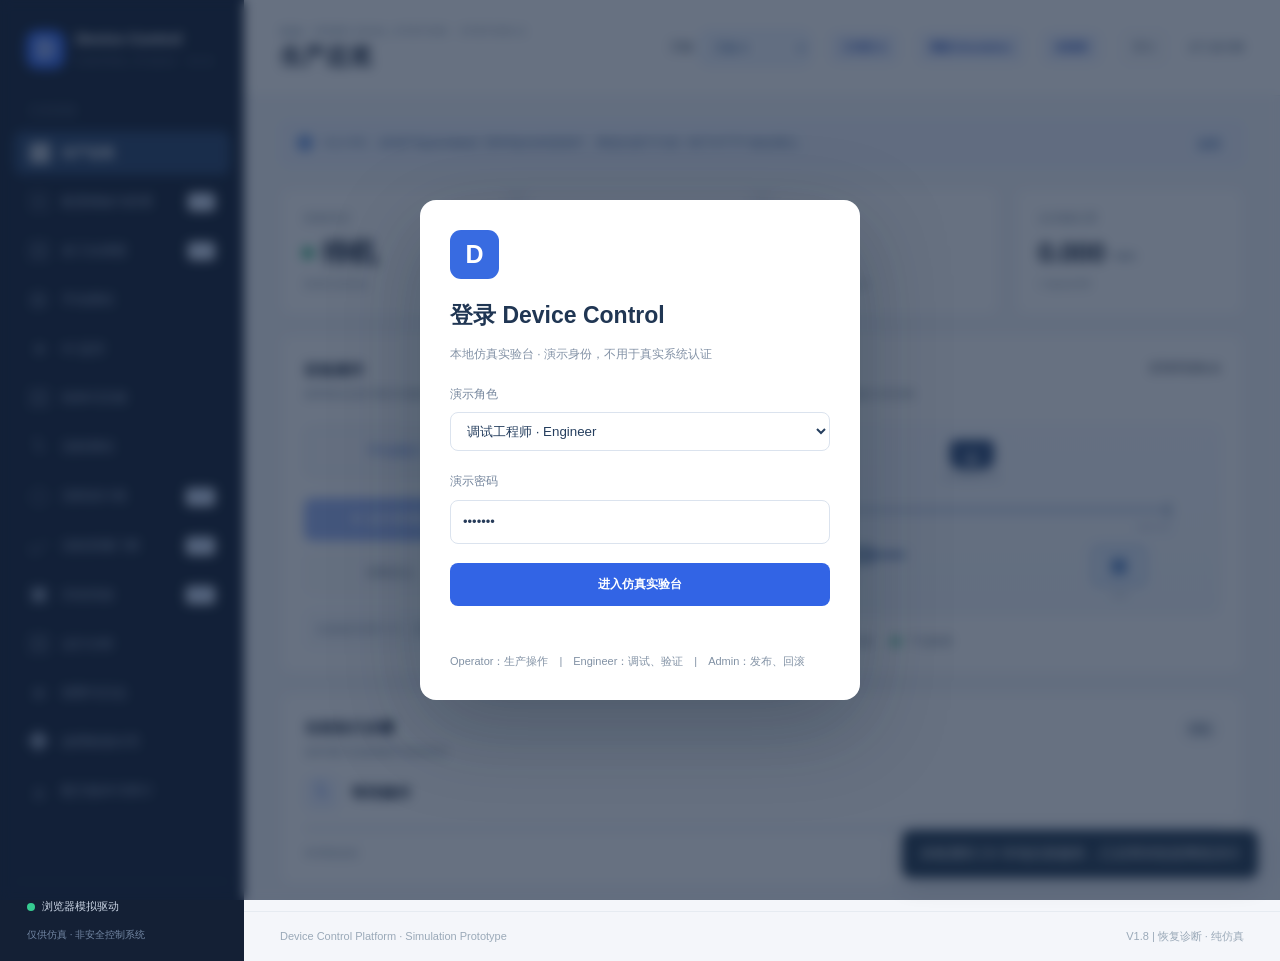
<file: frontend/index.html>
<!doctype html>
<html lang="zh-CN">
<head>
  <meta charset="utf-8">
  <meta name="viewport" content="width=device-width,initial-scale=1">
  <meta name="color-scheme" content="light">
  <title>DeviceControl V2.0 RC · 多工站软件仿真</title>
  <link rel="stylesheet" href="./styles.css">
</head>
<body>
<div class="app-shell">
  <aside class="sidebar">
    <div class="brand"><div class="brand-mark">D</div><div><b>Device Control</b><small>CONTROL STUDIO · V1.8</small></div></div>
    <div class="section-label">工作空间</div>
    <nav class="navigation" aria-label="页面导航">
      <button data-tab="dashboard" class="nav-item active"><span class="nav-icon">▦</span>生产总览</button>
      <button data-tab="templates" class="nav-item"><span class="nav-icon">▧</span>配置模板与部署 <span class="nav-beta">V1.8</span></button>
      <button data-tab="stations" class="nav-item"><span class="nav-icon">▥</span>多工站调度 <span class="nav-beta">V1.3</span></button>
      <button data-tab="manual" class="nav-item"><span class="nav-icon">⚙</span>手动调试</button>
      <button data-tab="io" class="nav-item"><span class="nav-icon">◉</span>IO 监控</button>
      <button data-tab="config" class="nav-item"><span class="nav-icon">▤</span>机构与互锁</button>
      <button data-tab="sequence" class="nav-item"><span class="nav-icon">↳</span>流程调试</button>
      <button data-tab="workflow" class="nav-item"><span class="nav-icon">◇</span>流程设计器 <span class="nav-beta">NEW</span></button>
      <button data-tab="quality" class="nav-item"><span class="nav-icon">✓</span>流程质量门禁 <span class="nav-beta">NEW</span></button>
      <button data-tab="replay" class="nav-item"><span class="nav-icon">▣</span>历史回放 <span class="nav-beta">NEW</span></button>
      <button data-tab="analytics" class="nav-item"><span class="nav-icon">▥</span>运行分析</button>
      <button data-tab="events" class="nav-item"><span class="nav-icon">≡</span>报警与日志</button>
      <button data-tab="recovery" class="nav-item"><span class="nav-icon">✚</span>故障恢复向导</button>
      <button data-tab="governance" class="nav-item"><span class="nav-icon">♙</span>配方版本与审计</button>
    </nav>
    <div class="sidebar-bottom"><div class="connection-dot"></div><span id="connectionLabel">检查服务连接…</span><small>仅供仿真 · 非安全控制系统</small></div>
  </aside>
  <main class="main">
    <header class="topbar">
      <div><div class="eyebrow">设备 / DEMO-DUAL-STATION · <span id="workspaceBreadcrumb">STATION A</span></div><h1 id="pageTitle">生产总览</h1></div>
      <div class="topright"><label for="workspaceStation" class="workspace-chooser">工站 <select id="workspaceStation" class="select-field" aria-label="选择当前工作区"><option value="A">工站 A</option><option value="B">工站 B</option></select></label><span id="workspaceTag" class="mode-chip">工作区 A</span><span class="mode-chip" id="sourceMode">初始化中</span><span class="mode-chip" id="userLabel">未登录</span><button id="logoutButton" class="btn btn-light" style="padding:8px 11px" disabled>退出</button><span class="clock" id="clock">--:--:--</span></div>
    </header>
    <div class="content">
      <div class="notice"><span class="notice-icon">i</span><span>V2.0 RC：新增严格发布验收门禁和备份来源保护。离线仿真不代表 .NET/HTTP 验收通过。</span><button id="helpToggle" class="text-button">说明</button></div>
      <div id="help" class="help-panel hidden">离线打开时使用浏览器内置仿真。启动 .NET 后端并由 5173 静态服务访问前端时，连接本地 API 仿真。控制动作都由软件普通互锁约束，但这不能替代机械安全系统。后端连接丢失时会锁定控制，禁止无提示自动切换到另一台模拟设备。</div>
      <div id="toast" role="status" class="toast hidden"></div>
      <div id="loginOverlay" class="login-overlay">
        <div class="login-dialog">
          <div class="login-logo">D</div><h2>登录 Device Control</h2>
          <p>本地仿真实验台 · 演示身份，不用于真实系统认证</p>
          <form id="loginForm">
            <label class="field-label" for="loginUser">演示角色</label>
            <select id="loginUser" class="select-field"><option value="operator">操作员 · Operator</option><option value="engineer" selected>调试工程师 · Engineer</option><option value="admin">管理员 · Admin</option></select>
            <label class="field-label" for="loginPassword">演示密码</label>
            <input id="loginPassword" class="login-input" type="password" value="demo123" autocomplete="off" required>
            <button class="btn btn-primary full" type="submit" style="margin-top:19px">进入仿真实验台</button>
            <div id="loginError" class="login-error" role="alert"></div>
          </form><small>Operator：生产操作　|　Engineer：调试、验证　|　Admin：发布、回滚</small>
        </div>
      </div>

      <section id="panel-templates" class="panel">
        <div class="section-intro"><h2>工站模板 · 配置版本库</h2><p>从已有工站的已发布流程与配方生成不可变模板快照，进行验证、管理员发布、差异比较，再创建新的独立仿真工站。</p></div>
        <div class="template-layout">
          <div class="card template-card"><div class="card-head"><div><h2>① 捕获模板</h2><p>抓取来源工站当前已发布的软件配置</p></div><span class="pill neutral">Engineer+</span></div>
            <label class="field-label" for="templateSource">来源工站</label><select id="templateSource" class="select-field"></select>
            <label class="field-label" for="templateName">模板名称</label><input id="templateName" class="login-input" value="3C 视觉装配标准工站" maxlength="60" />
            <button class="btn btn-primary full" data-template-action="capture">创建草稿快照</button>
            <div class="control-hint">快照包含机构映射、互锁、已发布流程及配方，不包含周期、报警、权限或运行状态。</div>
          </div>
          <div class="card template-card"><div class="card-head"><div><h2>② 审批版本</h2><p>草稿 → 已验证 → 已发布</p></div><span class="pill neutral">Admin 发布</span></div>
            <label class="field-label" for="templateSelect">选择模板版本</label><select id="templateSelect" class="select-field"></select>
            <div id="templateSummary" class="template-summary">暂无模板</div>
            <div class="btn-row"><button class="btn btn-light" data-template-action="validate">检查模板</button><button class="btn btn-primary" data-template-action="publish">批准发布</button></div>
            <div class="control-hint">发布后形成不可变版本。V1.7 允许已有工站在空闲手动状态升级流程/配方；不支持机构、IO、互锁热替换。</div>
          </div>
          <div class="card template-card"><div class="card-head"><div><h2>③ 批量创建工站</h2><p>只新增，不覆盖；最多五个 / 次</p></div><span class="pill neutral">Simulation</span></div>
            <label class="field-label" for="templateNewIds">新工站 ID（逗号分隔）</label><input id="templateNewIds" class="login-input" value="C,D" placeholder="C,D,E" />
            <button class="btn btn-primary full" data-template-action="deploy">使用已发布模板创建工站</button>
            <div class="control-hint">仅管理员可创建。后端配置会持久化；离线模式的数据只在当前页面会话存在。批量部署并非跨文件系统原子事务。</div>
          </div>
        </div>
        <div class="card" style="margin-top:18px"><div class="card-head"><div><h2>④ 配置差异预览</h2><p>只读比较模板与目标工站；不修改已有 Runtime</p></div><span id="templateDiffCount" class="pill neutral">0 项差异</span></div>
          <div class="template-compare"><select id="templateCompareStation" class="select-field" aria-label="目标工站"></select><button class="btn btn-light" data-template-action="compare">比较配置</button></div>
          <div class="table-scroll"><table class="data-table"><thead><tr><th>配置路径</th><th>目标工站当前值</th><th>模板目标值</th></tr></thead><tbody id="templateDiffRows"><tr><td colspan="3">尚无对比</td></tr></tbody></table></div>
          <div id="templateError" class="template-error" role="alert"></div>
        </div>
        <div class="card" style="margin-top:18px" id="upgradeDashboard">
          <div class="card-head"><div><h2>⑤ 已有工站 · 受控软件升级与回滚</h2><p>只替换已发布的流程与配方；机构、信号、轴、气缸、互锁必须保持一致。预检令牌有效 10 分钟。</p></div><span class="pill neutral">V1.8 · Admin 发布</span></div>
          <div class="upgrade-grid">
            <div><label class="field-label" for="upgradeStation">目标工站</label><select id="upgradeStation" class="select-field"><option value="A">工站 A</option><option value="B">工站 B</option></select></div>
            <div><label class="field-label">① 检查状态与版本</label><button class="btn btn-light full" data-upgrade="preflight">执行升级预检</button></div>
            <div><label class="field-label">② 确认部署</label><button class="btn btn-primary full" data-upgrade="apply">发布到已有工站</button></div>
          </div>
          <div id="upgradePreflight" class="upgrade-status">尚未预检</div>
          <div class="divider"></div>
          <div class="card-head"><div><h2>部署历史与人工回滚</h2><p>记录部署前的已发布流程与配方版本；后续另有发布时拒绝盲目回滚。</p></div><button class="btn btn-light" data-upgrade="refresh">刷新记录</button></div>
          <div class="upgrade-grid upgrade-evidence">
            <select id="upgradeHistory" class="select-field" aria-label="历史部署记录"><option value="">暂无记录</option></select>
            <button class="btn btn-light" data-upgrade="rollback">回滚到部署前</button>
            <div id="upgradeEvidence" class="control-hint">尚无部署历史。</div>
          </div>
          <div id="upgradeError" class="template-error" role="alert"></div>
          <div class="control-hint">部署为逐站发布，不是流程数据库与配方数据库的全局事务；中断后必须人工核查、恢复。离线浏览器记录不会持久化。</div>
        </div>
        <div class="card" style="margin-top:18px" id="rolloutDashboard">
          <div class="card-head"><div><h2>⑥ 灰度部署 · 维护窗口 / 诊断 / 人工恢复</h2><p>选择上方已发布模板，先部署一个试点；运行真实离线仿真周期并验证质量，再放行下一批。</p></div><span class="pill neutral">V1.8 · Admin</span></div>
          <div class="rollout-grid">
            <div><label class="field-label" for="rolloutIds">参与工站（逗号分隔，2–12 站）</label><input id="rolloutIds" class="login-input" value="A,B" placeholder="A,B,C,D" /></div>
            <div><label class="field-label" for="rolloutPilot">试点工站</label><select id="rolloutPilot" class="select-field"><option value="A">工站 A</option></select></div>
            <div><label class="field-label" for="rolloutWaveSize">后续每批台数</label><select id="rolloutWaveSize" class="select-field"><option value="1">1 台</option><option value="2" selected>2 台</option><option value="3">3 台</option></select></div>
          </div>
          <div class="rollout-grid"><div><label class="field-label" for="rolloutWindowStart">维护窗口开始（本地时间，可选）</label><input class="login-input" type="datetime-local" id="rolloutWindowStart" /></div><div><label class="field-label" for="rolloutWindowEnd">维护窗口结束（本地时间，可选）</label><input class="login-input" type="datetime-local" id="rolloutWindowEnd" /></div></div>
          <div class="control-hint">留空表示无需窗口限制；设置时要求开始与结束同时填写、最长 7 天。服务端统一保存 UTC。不会定时自动升级。</div>
          <div class="btn-row"><button class="btn btn-primary" data-rollout="create">创建灰度批次</button><button class="btn btn-light" data-rollout="refresh">刷新状态</button></div>
          <div class="divider"></div>
          <label class="field-label" for="rolloutHistory">历史灰度批次</label><select id="rolloutHistory" class="select-field"><option>暂无批次</option></select>
          <div id="rolloutProgress" class="rollout-progress">尚未创建灰度批次。</div>
          <div id="rolloutWindowState" class="control-hint">可选维护窗口</div>
          <div id="rolloutSteps" class="rollout-steps"></div>
          <div class="btn-row rollout-actions"><button class="btn btn-primary" data-rollout="advance">升级当前批次</button><button class="btn btn-light" data-rollout="inspect">检查周期与质量证据</button><button class="btn btn-primary" data-rollout="verify">确认批次验收</button></div>
          <div class="divider"></div><div class="card-head"><div><h2>⑦ 故障诊断与人工恢复</h2><p>检查工站模式、版本、报警、部署日志；仅在确认原始基线安全后解除失败步骤。</p></div><button class="btn btn-light" data-rollout="diagnose">诊断批次</button></div>
          <div id="rolloutDiagnostics" class="rollout-steps"><div class="control-hint">选择批次后点击诊断。</div></div>
          <div class="rollout-grid"><div><label class="field-label">待核对工站</label><select class="select-field" id="rolloutReconcileStation"></select></div><div><label class="field-label">人工核对说明（不少于 8 字）</label><input class="login-input" id="rolloutReconcileNote" placeholder="核对部署日志、原始版本及报警状态" /></div></div>
          <div class="btn-row"><button class="btn btn-light" data-rollout="reconcile">核对并解除失败步骤</button></div>
          <div class="control-hint">核对只将失败步骤恢复为待部署，不会自动重试。存在未知版本或未处理单站部署日志时必须先单站恢复或关闭批次。</div>
          <div class="rollout-grid rollout-admin"><div><label class="field-label" for="rolloutReason">暂停 / 结束原因</label><input id="rolloutReason" class="login-input" placeholder="说明原因（建议填写）" /></div><div class="btn-row"><button class="btn btn-light" data-rollout="pause">暂停</button><button class="btn btn-light" data-rollout="resume">继续</button><button class="btn btn-light" data-rollout="abort">关闭批次</button></div></div>
          <div class="divider"></div><div class="card-head"><div><h2>⑧ 重启恢复与一致性演练</h2><p>检查批次中断、单站部署日志、版本一致性与备份哈希。演练只修改隔离的临时数据，不会改变真实工站状态。</p></div><span class="pill neutral">Read-only · V1.8</span></div>
          <div class="btn-row"><button class="btn btn-light" data-rollout="recovery-report">检查恢复报告</button>
            <select class="select-field" id="recoveryScenario" aria-label="故障演练场景"><option value="crash-after-intent">中断于写入部署意图之后</option><option value="split-versions">流程已升级但配方未升级</option><option value="corrupt-backup">SQLite 备份哈希不匹配</option></select>
            <button class="btn btn-light" data-rollout="drill">运行隔离演练</button></div>
          <div id="rolloutRecovery" class="rollout-steps" aria-live="polite"><div class="control-hint">选择批次查询只读恢复报告，或运行不影响任何工站的故障演练。</div></div>
          <div class="control-hint">红色异常只提供诊断，不会自动恢复。服务重启会将未完成部署标为 Interrupted 并持久化，需人工处理。</div>
          <div class="divider"></div>
          <div class="card-head"><div><h2>⑨ 隔离备份检查 · V2.0 RC</h2><p>在临时副本上验证 SHA-256、SQLite 完整性与部署前版本；只输出检查结果，永不回写生产数据。</p></div><span class="pill neutral">诊断专用</span></div>
          <div class="btn-row"><button class="btn btn-light" id="sandboxInspectBtn">检查「已有工站升级」中选定的部署</button></div>
          <div id="sandboxReport" class="rollout-steps" aria-live="polite"><div class="control-hint">请先在上方「⑤ 已有工站升级」选择部署历史，然后点击检查。离线 HTML 不包含实际 SQLite 备份，不能代替真实数据库验收。</div></div>
          <div class="control-hint">沙箱检查通过也不代表允许自动恢复；必须人工审查版本、日志及工站状态。当前没有自动恢复接口。</div>
          <div id="rolloutMessage" class="template-error" role="status"></div>
          <div class="control-hint">不自动触发周期、绕过互锁或跨工站统一回滚。服务器部署记录持久化；浏览器离线模式仅供演示、刷新即丢失。</div>
        </div>
      </section>

      <section id="panel-stations" class="panel">
        <div class="section-intro"><h2>多工站调度中心</h2><p>多个独立的软件 Runtime：工站 A 兼容既有界面，B 及模板新增工站各有独立的流程、配方、历史和故障状态。不同工站可以并行运行，只有声明共享资源的节点相互排队。</p></div>
        <div class="fleet-summary">
          <div class="stat-card"><span class="stat-label">在线工站</span><div class="stat-value" id="fleetCount">2</div><small>仿真软件实例</small></div>
          <div class="stat-card"><span class="stat-label">运行中</span><div class="stat-value" id="fleetRunning">0</div><small>按当前软件快照</small></div>
          <div class="stat-card"><span class="stat-label">异常工站</span><div class="stat-value" id="fleetFaults">0</div><small>故障或待恢复</small></div>
          <div class="stat-card"><span class="stat-label">共享资源 CELL-SHARED</span><div class="stat-value fleet-owner" id="fleetOwner">空闲</div><small>节点级 FIFO · 非安全级</small></div>
        </div>
        <div class="card fleet-resource-board"><div class="card-head"><div><h2>共享资源实时占用与等待队列</h2><p>资源在节点结束、异常或软件取消后释放。整个队列公平 FIFO；分配在软件进程内完成。</p></div><span class="pill neutral" id="fleetQueueCount">等待 0</span></div><div id="fleetResourceRows" class="fleet-resource-rows">尚未请求资源</div></div>
        <div class="fleet-stations" id="fleetStations" aria-live="polite"></div>
        <div class="card fleet-log"><div class="card-head"><div><h2>调度与验证记录</h2><p>该页面仅展示软件仿真动作。禁止同时占用共享资源；单站故障不自动控制另一站。</p></div><button id="fleetRefresh" class="btn btn-light">刷新全部工站</button></div><div id="fleetLog" class="fleet-log-rows">尚无操作记录</div></div>
      </section>

      <section id="panel-dashboard" class="panel active">
        <div class="four-grid kpi-grid">
          <div class="stat-card"><div class="stat-label">设备状态</div><div class="stat-value"><span id="stateDot" class="state-dot"></span><span id="stateValue">—</span></div><small id="stateSubtitle">等待连接</small></div>
          <div class="stat-card"><div class="stat-label">生产模式</div><div class="stat-value" id="modeValue">—</div><small>手动 / 自动模式互锁</small></div>
          <div class="stat-card"><div class="stat-label">完成周期</div><div class="stat-value" id="cyclesValue">0</div><small>单周期仿真运行</small></div>
          <div class="stat-card"><div class="stat-label">运动轴位置</div><div class="stat-value"><span id="axisValue">0.000</span><span class="unit">mm</span></div><small id="axisSub">X Axis</small></div>
        </div>
        <div class="dashboard-grid">
          <div class="card production-card">
            <div class="card-head"><div><h2>设备操作</h2><p>按照状态进行模式切换与单周期控制</p></div><span class="pill" id="recoveryTag">正常待机</span></div>
            <div class="mode-toggle"><button data-mode="Manual" class="selected" id="modeManual">手动模式</button><button data-mode="Auto" id="modeAuto">自动模式</button></div>
            <div class="action-grid"><button class="btn btn-primary" data-action="cycle-start">▶ 运行单周期</button><button class="btn btn-danger" data-action="cycle-stop">■ 请求停止</button></div>
            <div class="action-grid"><button class="btn btn-light" data-action="fault-reset">报警复位</button><button class="btn btn-light" data-action="recovery-confirm">恢复确认</button></div>
            <div class="control-hint" id="actionHint">手动使能与回零后，切换自动模式启动。</div>
          </div>
          <div class="card machine-card">
            <div class="card-head"><div><h2>工位状态</h2><p>示意机构，不对应真实机械几何结构</p></div><span class="subtle" id="diagramStationLabel">STATION A</span></div>
            <div class="machine-diagram">
              <div class="camera-sim"><span class="camera-shape">◉</span><span>CAMERA-01</span></div>
              <div class="axis-track"><div class="axis-origin">0</div><div class="axis-end">200 mm</div><div id="axisCarriage" class="axis-carriage" style="left:0%"><div class="carriage-head"></div><div class="carriage-label">X</div></div></div>
              <div class="machine-bottom"><div class="cylinder-sim"><div class="cylinder-body"><div id="piston" class="cylinder-rod"></div></div><span>CLAMP-01</span></div><div id="productSymbol" class="product-symbol">▣<small>工件</small></div></div>
            </div>
            <div class="device-health"><div><span class="tiny-indicator" id="guardLed"></span>防护门状态</div><div><span class="tiny-indicator" id="airLed"></span>气压反馈</div><div><span class="tiny-indicator" id="partLed"></span>产品检测</div></div>
          </div>
        </div>
        <div class="card progress-card"><div class="card-head"><div><h2>当前执行步骤</h2><p>实时显示设备顺序流程状态</p></div><span class="pill neutral" id="flowStatus">未启动</span></div><div class="current-step"><span class="step-icon">↳</span><strong id="stepValue">等待操作</strong></div><div class="progress-rail"><div id="stepProgress"></div></div><div class="step-foot"><span>单周期流程</span><span id="visionValue">视觉：尚未触发</span></div></div>
      </section>

      <section id="panel-manual" class="panel">
        <div class="section-intro"><h2>多机构手动调试</h2><p>选择不同轴和气缸查看对应状态；手动动作同样遵守统一普通互锁，不允许绕过设备控制服务。</p></div>
        <div class="two-grid">
          <div class="card"><div class="card-head"><div><h2>运动轴调试</h2><p>设备配置驱动轴量程、速度和回零位</p></div><span id="axisBadge" class="pill neutral">未使能</span></div>
            <label class="field-label" for="axisSelect">选择运动轴</label><select id="axisSelect" class="select-field"></select>
            <div class="readout"><span>当前位置</span><strong><span id="axisReadout">0.000</span><small> mm</small></strong></div>
            <div class="keyvalue"><span>回零状态</span><b id="homedReadout">未回零</b></div>
            <div class="keyvalue"><span>速度 / 范围</span><b id="axisLimits">—</b></div>
            <div class="btn-row"><button class="btn btn-primary" data-action="servo-on">使能</button><button class="btn btn-light" data-action="servo-off">去使能</button><button class="btn btn-light" data-action="axis-home">回零</button></div>
            <label class="field-label" for="moveTarget">目标位置 (mm)</label><div class="input-row"><input id="moveTarget" type="number" value="80" step="0.1"><button class="btn btn-primary" data-action="axis-move">移动到目标</button></div>
            <div class="control-hint">手动指令为离散绝对定位，不是长按点动；真机点动需要专门的保持运行及安全设计。</div>
          </div>
          <div class="card"><div class="card-head"><div><h2>气缸与视觉</h2><p>两个气缸分别绑定输出与传感器反馈</p></div><span id="cylinderBadge" class="pill neutral">—</span></div>
            <label class="field-label" for="cylinderSelect">选择气缸</label><select id="cylinderSelect" class="select-field"></select>
            <div class="readout"><span>当前状态</span><strong id="cylinderReadout">—</strong></div>
            <div class="keyvalue"><span>伸出反馈</span><b id="extendReadout">OFF</b></div><div class="keyvalue"><span>缩回反馈</span><b id="retractReadout">OFF</b></div>
            <div class="btn-row"><button class="btn btn-primary" data-action="cylinder-extend">伸出</button><button class="btn btn-light" data-action="cylinder-retract">缩回</button></div>
            <div class="control-hint" id="mechanismHint">Clamp 伸出依赖 Stopper 伸出；X/Y 运动要求两个气缸均缩回。</div>
            <div class="divider"></div><div class="card-head"><div><h2>视觉触发</h2><p>模拟返回 X = 80.000 mm</p></div></div><button class="btn btn-light full" data-action="vision-trigger">触发视觉检测</button>
          </div>
        </div>
        <div class="card" style="margin-top:18px"><div class="card-head"><div><h2>全部机构状态</h2><p>由设备快照动态生成</p></div></div><div id="mechanismOverview" class="mini-grid"></div></div>
      </section>

      <section id="panel-io" class="panel">
        <div class="section-intro"><h2>IO 信号与仿真注入</h2><p>DI 与 DO 采用配置文件绑定物理地址。仅白名单外部仿真 DI 可切换，气缸到位反馈禁止直接写入。</p></div>
        <div class="two-grid">
          <div class="card"><div class="card-head"><h2>数字输入 DI</h2><span class="subtle">只读反馈 + 可注入外部信号</span></div><div id="inputRows" class="signal-list"></div></div>
          <div class="card"><div class="card-head"><h2>数字输出 DO</h2><span class="subtle">由设备命令自动管理</span></div><div id="outputRows" class="signal-list"></div><div class="divider"></div><div class="card-head"><h2>故障注入</h2><span class="subtle">仅仿真有效</span></div><div id="faultRows" class="signal-list"></div></div>
        </div>
      </section>

      <section id="panel-config" class="panel">
        <div class="section-intro"><h2>机构配置与普通互锁</h2><p>后端读取 station.json；以下是只读映射，可通过修改配置文件调整设备机构。软件联锁不是功能安全。</p></div>
        <div class="card"><div class="card-head"><div><h2>机构档案</h2><p id="profileDescription">从配置文件加载</p></div><span class="pill neutral">仅仿真驱动</span></div><div id="configMechanisms" class="mini-grid"></div></div>
        <div class="two-grid" style="margin-top:18px"><div class="card"><div class="card-head"><h2>IO 通道映射</h2></div><div id="mappingRows" class="mapping-table"></div></div><div class="card"><div class="card-head"><h2>普通互锁矩阵</h2></div><div id="interlockRows" class="interlock-list"></div></div></div>
      </section>
      <section id="panel-sequence" class="panel">
        <div class="section-intro"><h2>流程调试器 · V1.0</h2><p>已发布版本驱动执行，支持并行分组、逻辑资源锁、断点与单步。暂停只会发生在<span class="text-accent">下一顶层步骤开始之前</span>，不是瞬时冻结运动。</p></div>
        <div class="flow-toolbar card">
          <div class="flow-meta"><span class="eyebrow">当前执行计划</span><h2 id="flowVersion">flow-v0.5.0</h2><div class="subtle" id="flowDetail">正在加载执行器状态</div></div>
          <span class="pill" id="flowDebugStatus">待机</span>
          <div class="btn-row flow-actions"><button class="btn btn-light" data-debug="pause">在下一步暂停</button><button class="btn btn-primary" data-debug="resume">继续</button><button class="btn btn-light" data-debug="step">单步</button><button class="btn btn-light" data-debug="retry">重试当前错误</button><button class="btn btn-danger" data-debug="abort">中止错误等待</button></div>
        </div>
        <div class="flow-layout">
          <div class="card"><div class="card-head"><div><h2>执行图</h2><p>点击圆点设置断点。并行子节点在同一分组中同时调度。</p></div><span class="pill neutral" id="sequenceStatus">未运行</span></div><div id="sequenceSteps" class="sequence-list"></div></div>
          <div class="flow-right">
            <div class="card"><div class="card-head"><div><h2>运行变量与资源</h2><p>显示流程内的资源拥有者与暂停原因</p></div></div><div id="flowVariables" class="flow-vars"></div><div id="flowResources" class="resource-list"></div></div>
            <div class="card"><div class="card-head"><div><h2>节点执行轨迹</h2><p>最新步骤优先，记录耗时、尝试次数及结果</p></div></div><div id="flowTraces" class="flow-traces"></div></div>
          </div>
        </div>
      </section>

      <section id="panel-workflow" class="panel">
        <div class="section-intro"><h2>可视化流程设计器</h2><p>用拖拽调整顺序；条件分支 TRUE / FALSE、并行分支均明确连接。版本为不可变快照，编辑必须另存草稿后验证和发布。</p></div>
        <div class="card studio-bar"><div><span class="eyebrow">当前生产流程</span><h2 id="studioActiveVersion">—</h2><small id="studioWorkspace">正在加载工作区</small></div><div class="btn-row"><button class="btn btn-light" data-editor-action="reset">恢复工作区</button><button class="btn btn-light" data-editor-action="save">保存新草稿</button><button class="btn btn-light" data-editor-action="validate">验证选中版本</button><button class="btn btn-primary" data-editor-action="publish">发布选中版本</button><button class="btn btn-light" data-editor-action="rollback">回滚选中版本</button></div></div>
        <div class="card studio-tools"><div class="btn-row"><button class="btn btn-light" id="studioUndo" data-editor-action="undo">↶ 撤销</button><button class="btn btn-light" id="studioRedo" data-editor-action="redo">↷ 重做</button><button class="btn btn-light" id="studioCopy" data-editor-action="copy">复制节点</button><button class="btn btn-light" id="studioPaste" data-editor-action="paste">粘贴</button><button class="btn btn-light" id="studioDuplicate" data-editor-action="duplicate">创建副本</button></div><small>支持 Ctrl+Z / Ctrl+Y / Ctrl+C / Ctrl+V（仅画布聚焦时，输入框保留原生快捷键）。最多保留 80 步编辑历史。</small></div>
        <div class="studio-layout">
          <div class="studio-left">
            <div class="card"><div class="card-head"><div><h2>动作库</h2><p>点击添加到流程末尾</p></div></div><div class="studio-palette"><button data-editor-add="WaitInput">◉ 等待输入</button><button data-editor-add="AxisMove">↔ 轴定位</button><button data-editor-add="CylinderExtend">⇥ 气缸伸出</button><button data-editor-add="CylinderRetract">⇤ 气缸缩回</button><button data-editor-add="VisionLocate">◎ 视觉检测</button><button data-editor-add="Delay">◷ 延时</button><button data-editor-add="Parallel">⇉ 并行分组</button><button data-editor-add="Condition">◇ 条件分支</button></div></div>
            <div class="card"><div class="card-head"><div><h2>流程版本</h2><p>点击版本查看或作为工作区来源</p></div></div><div id="studioVersionList" class="studio-versions"></div><small id="studioStateNote" class="subtle"></small></div>
          </div>
          <div class="card studio-graph"><div class="card-head"><div><h2>工艺流程画布</h2><p>拖动节点调整顺序；箭头表示控制流</p></div><span class="pill neutral">DAG · 单层分支</span></div><div class="studio-start">▶ START</div><div class="studio-link">↓</div><div id="studioCanvas"></div><div class="studio-link">↓</div><div class="studio-end">■ END</div></div>
          <div class="studio-right"><div class="card"><div class="card-head"><div><h2>节点属性</h2><p>选择画布节点进行修改</p></div></div><div id="studioInspector"></div></div><div class="card"><div class="card-head"><div><h2>静态验证</h2><p>编辑过程实时验证，可发布前再次校验</p></div></div><div id="studioValidation" class="studio-validation"></div></div><div class="card"><div class="card-head"><div><h2>与已发布流程差异</h2><p>基于节点 ID 比较新增、移除、属性和顺序变化</p></div></div><div id="studioDiff" class="studio-diff"></div></div></div>
        </div>
      </section>


      <section id="panel-quality" class="panel">
        <div class="section-intro"><h2>流程质量门禁与周期性能分析</h2><p>对当前流程工作区执行静态类型校验、场景测试和预期对照；不运行仿真设备动作。下方性能数据来自已记录的真实仿真周期。</p></div>
        <div class="card quality-header"><div><span class="eyebrow">WORKFLOW QUALITY GATE</span><h2>发布前自动验收 <span id="qualityStatus" class="pill neutral">待执行</span></h2><p>正常 / 缺料 / 气压异常 / 视觉 NG + 自定义 DI 场景</p></div><div class="btn-row"><button class="btn btn-primary" data-quality-action="run">▶ 运行质量门禁</button><button class="btn btn-light" data-quality-action="export">导出测试报告</button></div></div>
        <div class="card" style="margin-top:16px">
          <div class="card-head"><div><h2>跨 Runtime 契约自检</h2><p>验证浏览器本地模型的标准场景基线；与后端报告是两份独立结果，不声称已经进行实时联调。</p></div>
          <button class="btn btn-light" data-quality-action="contract">▶ 运行契约自检</button></div>
          <div id="qualityContractStatus" class="control-hint">尚未执行 · C# API 的验证报告在 /api/flows/{id}/quality 查询</div>
          <div id="qualityContractCases" class="quality-schema"></div>
        </div>
        <div class="four-grid kpi-grid" style="margin:18px 0"><div class="stat-card"><div class="stat-label">场景数量</div><div class="stat-value" id="qualityTotal">—</div></div><div class="stat-card"><div class="stat-label">符合预期</div><div class="stat-value" id="qualityPassed">—</div></div><div class="stat-card"><div class="stat-label">模型估算周期</div><div class="stat-value" id="qualityEstimate">—</div></div><div class="stat-card"><div class="stat-label">质量检查范围</div><div class="stat-value" style="font-size:18px">纯软件</div><small>仅模型级验证</small></div></div>
        <div class="two-grid"><div class="card"><div class="card-head"><div><h2>测试场景结果</h2><p>实际模型结果与预期结果逐项对比</p></div></div><div id="qualityScenarios"></div></div><div class="card"><div class="card-head"><div><h2>静态检查与风险提示</h2><p>约束、变量来源、并行资源冲突</p></div></div><div id="qualityProblems"></div></div></div>
        <div class="two-grid" style="margin-top:18px"><div class="card"><div class="card-head"><div><h2>自定义测试场景</h2><p>最多 30 条，只能注入可写的仿真 DI</p></div></div><div class="quality-form"><label class="field-label">名称<input class="login-input" id="qualityCaseName" placeholder="例如：检测信号断开"></label><label class="field-label">修改信号<select class="select-field" id="qualityCaseSignal"></select></label><label class="field-label">信号值<select class="select-field" id="qualityCaseState"><option value="false">FALSE</option><option value="true">TRUE</option></select></label><label class="field-label">预期结果<select class="select-field" id="qualityCaseExpected"><option value="Rejected">启动拒绝</option><option value="Failed">流程失败</option><option value="Completed">流程成功</option></select></label></div><div class="btn-row"><button class="btn btn-primary" data-quality-action="add">＋ 添加场景</button><button class="btn btn-light" data-quality-action="clear">清空自定义</button></div><div id="qualityCustom"></div></div><div class="card"><div class="card-head"><div><h2>类型化变量与配方约束</h2><p>工作流引用必须符合类型和范围</p></div></div><div class="quality-schema"><div><b>recipe.visionOffsetMm</b><small>Number · -10～10 mm</small></div><div><b>recipe.extraDwellMs</b><small>Integer · 0～1000 ms</small></div><div><b>vision.ok</b><small>Boolean</small></div><div><b>vision.targetXmm</b><small>Number · 0～200 mm，必须先经过视觉节点</small></div><div><b>DI.*</b><small>Boolean · 来自配置文件，仅模拟输入</small></div></div></div></div>
        <div class="card" style="margin-top:18px"><div class="card-head"><div><h2>历史周期性能画像</h2><p>仅依据当前会话或 API 返回的已记录周期，不把模型估计混为实际耗时</p></div><span id="qualityCycleCount" class="pill neutral">0 条运行记录</span></div><div class="quality-metrics-grid" style="margin:14px 0"><div class="stat-card"><div class="stat-label">P50 周期</div><div class="stat-value" id="qualityP50">—</div></div><div class="stat-card"><div class="stat-label">P95 周期</div><div class="stat-value" id="qualityP95">—</div></div><div class="stat-card"><div class="stat-label">周期成功率</div><div class="stat-value" id="qualitySuccess">—</div></div></div><h3>步骤耗时热点 · 总占用时间</h3><div id="qualityBottlenecks"></div></div>
      </section>
      <section id="panel-replay" class="panel">
        <div class="section-intro"><h2>历史执行回放与变量监视</h2><p>只读：从已完成周期记录中逐步查看执行轨迹。不会向运行时发送任何动作指令；没有记录的变量不会被推断。</p></div>
        <div class="card replay-info"><div><span class="eyebrow">选中运行记录</span><h2 id="replayMeta">尚无记录</h2></div><span class="pill neutral">只读回放 · Simulation</span></div>
        <div class="replay-layout">
          <div class="card"><div class="card-head"><div><h2>历史周期</h2><p>最近 100 个单周期</p></div></div><div id="replayRuns" class="replay-runs"></div></div>
          <div class="card"><div class="card-head"><div><h2>执行时间线</h2><p>可选择历史节点、逐步回放</p></div></div><div class="replay-controls"><div class="btn-row"><button class="btn btn-light" id="replayPrev" data-replay-action="prev">← 上一步</button><button class="btn btn-primary" id="replayPlay" data-replay-action="play">▶ 自动回放</button><button class="btn btn-light" id="replayNext" data-replay-action="next">下一步 →</button></div><input id="replayRange" type="range" min="0" max="0" value="0"><span id="replayIndex" class="subtle">0 / 0</span></div><div id="replayTimeline" class="replay-timeline"></div></div>
          <div class="card"><div class="card-head"><div><h2>变量观察</h2><p>来源于执行节点结束时的记录快照</p></div><span class="pill neutral" id="replayStepStatus">—</span></div><h3 id="replayStepLabel">—</h3><div id="replayWatch" class="replay-watch"></div><p id="replayError" class="control-hint"></p></div>
        </div>
      </section>
      <section id="panel-analytics" class="panel">
        <div class="section-intro"><h2>生产周期分析</h2><p>记录每个周期的结果、耗时和逐步骤执行记录。C# 版本完成周期后会追加到本地 JSONL 文件；离线预览仅保留当前页面会话。</p></div>
        <div class="four-grid kpi-grid">
          <div class="stat-card"><div class="stat-label">累计记录</div><div class="stat-value" id="histTotal">0</div><small>最多显示最近 100 条</small></div>
          <div class="stat-card"><div class="stat-label">成功率</div><div class="stat-value" id="histSuccess">—</div><small>以已记录周期计算</small></div>
          <div class="stat-card"><div class="stat-label">平均用时</div><div class="stat-value"><span id="histMean">—</span><span class="unit">s</span></div><small>最近成功周期</small></div>
          <div class="stat-card"><div class="stat-label">异常周期</div><div class="stat-value" id="histFailures">0</div><small>失败与主动停止</small></div>
        </div>
        <div class="two-grid" style="margin-top:18px">
          <div class="card"><div class="card-head"><div><h2>周期历史</h2><p>选择某次运行查看步骤用时</p></div><button class="btn btn-light" data-action="export-history">导出 CSV</button></div>
            <label class="field-label" for="historyFilter">筛选结果</label><select id="historyFilter" class="select-field"><option value="All">全部周期</option><option value="Completed">成功</option><option value="Failed">失败</option><option value="Stopped">主动停止</option></select>
            <div id="historyRows" class="history-list"></div>
          </div>
          <div class="card"><div class="card-head"><div><h2>逐步骤耗时</h2><p id="selectedRunLabel">选择周期以查看详情</p></div><span class="pill neutral" id="selectedRunStatus">—</span></div><div id="stepTimingRows" class="timing-list"></div></div>
        </div>
      </section>
      <section id="panel-recovery" class="panel">
        <div class="section-intro"><h2>引导式故障恢复</h2><p>按“故障识别 → 报警复位 → 检查条件 → 机构回归 → 人工确认”逐步处理。仅用于软件仿真。</p></div>
        <div class="two-grid">
          <div class="card"><div class="card-head"><div><h2>恢复检查清单</h2><p>状态来自控制运行时，不能通过 UI 勾选伪造通过</p></div><span id="recoveryStatus" class="pill neutral">无需恢复</span></div><div id="recoveryChecklist" class="checklist"></div><div class="control-hint" id="recoveryAdvice">未发现待恢复状态。</div></div>
          <div class="card"><div class="card-head"><div><h2>建议处理流程</h2><p>每步均有可验证的状态，不会自动跳过</p></div></div>
            <div class="recovery-step"><span>01</span><div><b>识别故障</b><small id="guideAlarm">查看活动报警代码与原因</small></div></div>
            <div class="recovery-step"><span>02</span><div><b>解除故障原因，复位报警</b><small>在设备总览中执行报警复位；恢复动作必须在手动模式下进行</small></div></div>
            <div class="recovery-step"><span>03</span><div><b>检查气缸与运动轴</b><small>确保气缸缩回、轴使能且回到零位；可转至手动调试界面操作</small></div></div>
            <div class="recovery-step"><span>04</span><div><b>确认恢复</b><small>仅当所有检查均满足时允许最终确认</small></div></div>
            <button class="btn btn-light full" data-tab="manual" style="margin-top:18px">进入手动调试</button>
            <button class="btn btn-primary full" id="guideConfirm" data-action="recovery-confirm" style="margin-top:9px">执行恢复确认</button>
          </div>
        </div>
      </section>
      <section id="panel-governance" class="panel">
        <div class="section-intro"><h2>软件工艺配方与操作审计</h2><p>独立于站点硬件映射。新配方只在设备空闲、恢复完成后发布；发布后下个周期才生效。</p></div>
        <div class="three-governance">
          <div class="card"><div class="card-head"><div><h2>当前生效配方</h2><p>运行周期固定绑定发布时的配方快照</p></div><span class="pill" id="activeRecipeTag">—</span></div><div id="activeRecipeInfo" class="recipe-details"></div><div class="divider"></div><h2>创建草稿</h2>
            <label class="field-label" for="recipeName">配方名称</label><input id="recipeName" class="login-input" value="产品 A · 优化工艺" maxlength="50">
            <label class="field-label" for="recipeOffset">视觉目标 X 偏移 (mm) · -10 至 10</label><input id="recipeOffset" class="login-input" type="number" value="2" min="-10" max="10" step="0.1">
            <label class="field-label" for="recipeDwell">流程额外延时 (ms) · 0 至 1000</label><input id="recipeDwell" class="login-input" type="number" value="100" min="0" max="1000" step="10">
            <button class="btn btn-primary full" data-governance="draft" style="margin-top:18px">保存新草稿</button>
            <div class="control-hint">工程师可创建和验证；发布及回滚必须由管理员执行。</div>
          </div>
          <div class="card"><div class="card-head"><div><h2>版本历史</h2><p>选中版本，校验、发布或生成回滚版本</p></div></div><div id="recipeVersions" class="recipe-version-list"></div><div class="btn-row">
            <button class="btn btn-light" data-governance="validate">验证草稿</button>
            <button class="btn btn-primary" data-governance="publish">发布选中</button>
            <button class="btn btn-light" data-governance="rollback">回滚到选中</button>
          </div><div class="divider"></div><h2>与当前版本差异</h2><div id="recipeDiff" class="recipe-details"></div></div>
        </div>
        <div class="card" style="margin-top:18px"><div class="card-head"><div><h2>操作审计记录</h2><p>后端包含操作人、角色、路径、结果码与 TraceId；不记录密码与令牌</p></div><div class="btn-row" style="margin-top:0"><button class="btn btn-light" data-governance="command-lookup">命令查询</button><button class="btn btn-light" data-governance="audit-refresh">刷新</button><button class="btn btn-light" data-governance="audit-export">导出 CSV</button></div></div>
          <div id="commandLookup" class="control-hint" style="display:none;margin-bottom:8px"></div>
          <div class="audit-scroll"><table class="audit-table"><thead><tr><th>时间</th><th>用户 / 角色</th><th>命令</th><th>结果</th><th>TraceId</th></tr></thead><tbody id="auditRows"></tbody></table></div>
          <div class="audit-pages"><span id="auditMeta">—</span><div><button class="btn btn-light" data-governance="audit-prev">上一页</button><button class="btn btn-light" data-governance="audit-next">下一页</button></div></div>
        </div>
      </section>
      <section id="panel-events" class="panel">
        <div class="section-intro"><h2>报警与事件追踪</h2><p>运行中的事件日志为内存缓存；每次完成或中断的周期历史在 C# 服务中写入本地 JSONL。该记录不是防篡改审计日志。</p></div>
        <div class="card"><div class="card-head"><h2>当前报警</h2><span class="pill" id="alarmStatus">无报警</span></div><div id="alarmDetails" class="alarm-empty">当前没有活动报警</div><div id="alarmDiagnosis" class="alarm-guidance hidden"></div></div>
        <div class="card"><div class="card-head"><h2>事件日志</h2><span class="subtle">最新记录优先</span></div><div id="eventsRows" class="event-list"></div></div>
      </section>
    </div>
    <footer class="footer"><span>Device Control Platform · Simulation Prototype</span><span>V1.8 | 恢复诊断 · 纯仿真</span></footer>
  </main>
</div>
<script src="./station-data.js"></script>
<script src="./api-client.js"></script>
<script src="./station-workspace.js"></script>
<script src="./shared-resource-coordinator.js"></script>
<script src="./workflow-engine.js"></script>
<script src="./mock-runtime.js"></script>
<script src="./workflow-studio.js"></script>
<script src="./governance-mock.js"></script>
<script src="./workflow-edit-history.js"></script>
<script src="./workflow-replay.js"></script>
<script src="./workflow-quality.js"></script>
<script src="./workflow-quality-ui.js"></script>
<script src="./flow-editor.js"></script>
<script src="./station-console.js"></script>
<script src="./station-template-studio.js"></script>
<script src="./station-upgrade-studio.js"></script>
<script src="./deployment-recovery.js"></script>
<script src="./fleet-rollout-studio.js"></script>
<script src="./deployment-sandbox-ui.js"></script>
<script src="./app.js"></script>
</body>
</html>
</file>
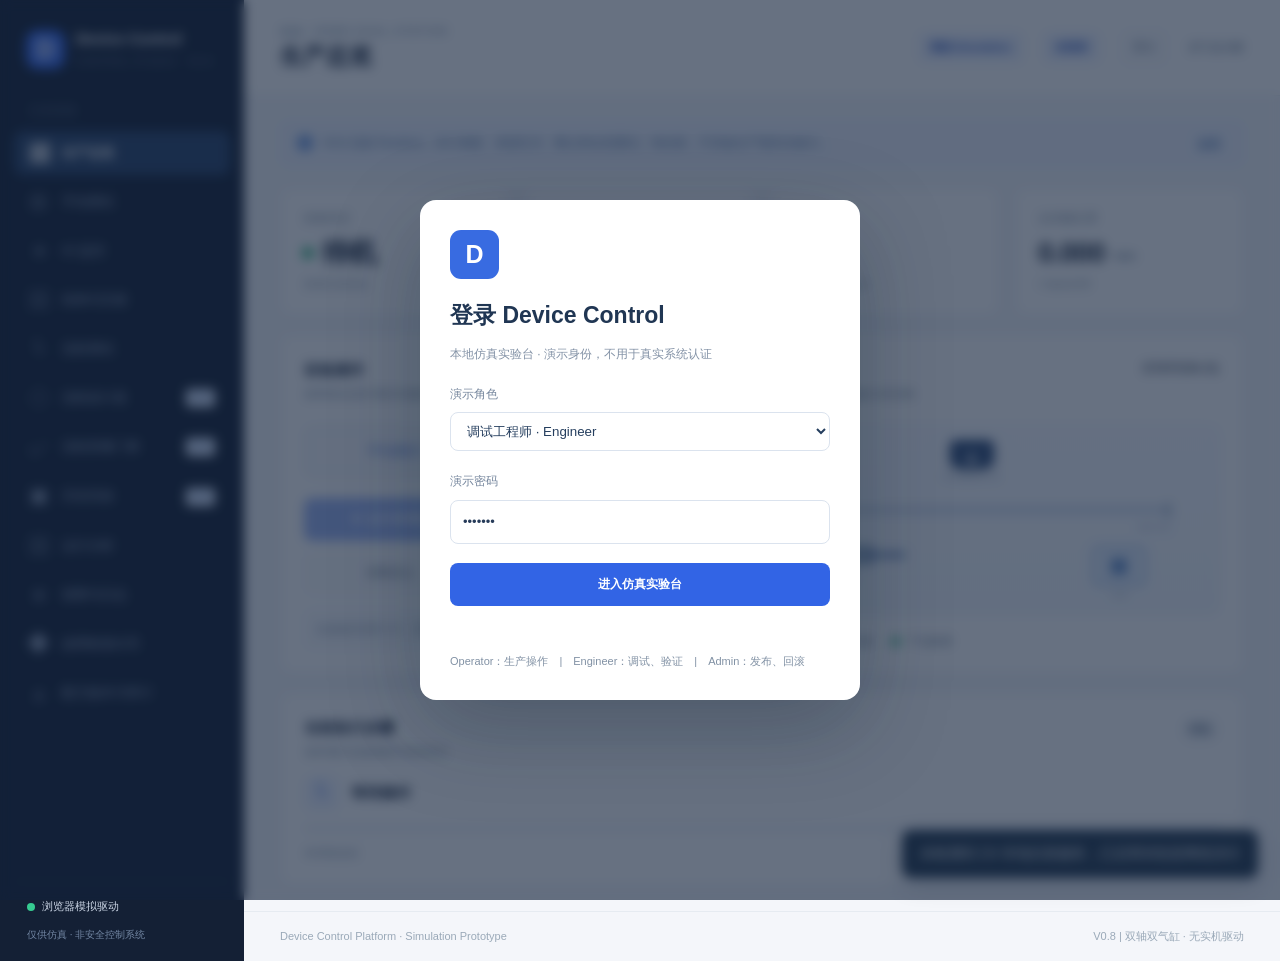
<file: tests/fixtures/DeviceControl_V0.8_Preview.html>
<!doctype html>
<html lang="zh-CN">
<head>
  <meta charset="utf-8">
  <meta name="viewport" content="width=device-width,initial-scale=1">
  <meta name="color-scheme" content="light">
  <title>Device Control V0.8 · 设备控制实验台</title>
  <style>
:root{--ink:#16243b;--muted:#7b8b9f;--accent:#3264e5;--accent-dark:#204bb7;--border:#e6ebf1;--bg:#f4f6fa;--green:#139a65;--red:#d34c58;--amber:#b47a26;--sidebar:#142035}*{box-sizing:border-box}body{margin:0;font:14px/1.55 Inter,'Segoe UI','Microsoft YaHei',Arial,sans-serif;color:var(--ink);background:var(--bg)}button,input{font:inherit}button{cursor:pointer}button:disabled{opacity:.48;cursor:not-allowed}.app-shell{display:flex;min-height:100vh}.sidebar{width:244px;background:var(--sidebar);color:#c1cbdc;flex-shrink:0;display:flex;flex-direction:column;padding:26px 14px 18px}.brand{padding:4px 12px 34px;display:flex;align-items:center;gap:11px;color:white}.brand b{display:block;font-weight:730;font-size:15px;line-height:1.15}.brand small{display:block;color:#8393aa;font-size:9px;letter-spacing:1.45px;margin-top:7px}.brand-mark{width:39px;height:39px;background:#386aee;border-radius:12px;color:white;display:grid;place-items:center;font-size:25px;font-weight:750}.section-label{font-size:10px;letter-spacing:2px;color:#7b8ba4;padding:0 15px 12px}.navigation{display:grid;gap:5px}.nav-item{border:0;background:none;color:#a4b2ca;display:flex;align-items:center;text-align:left;gap:13px;border-radius:9px;padding:12px 15px;font-size:13px}.nav-item:hover{background:#263650;color:white}.nav-item.active{background:#294369;color:white;font-weight:650}.nav-icon{font-size:20px;width:20px;text-align:center;line-height:1}.sidebar-bottom{margin-top:auto;padding:16px 13px 0;border-top:1px solid #304158;font-size:11px;color:#cbd5e5;display:grid;grid-template-columns:9px 1fr;gap:6px;align-items:center}.connection-dot{width:8px;height:8px;background:#36cb91;border-radius:50%}.sidebar-bottom small{grid-column:1/3;color:#7387a4;font-size:10px;margin-top:6px}.main{min-width:0;display:flex;flex:1;flex-direction:column}.topbar{height:96px;background:white;border-bottom:1px solid var(--border);padding:22px 36px;display:flex;justify-content:space-between;align-items:center}.topbar h1{font-size:23px;font-weight:740;line-height:1.2;margin:4px 0 0}.eyebrow{letter-spacing:1.5px;text-transform:uppercase;font-size:10px;font-weight:600;color:#90a1b4}.topright{display:flex;align-items:center;gap:20px}.mode-chip{background:#edf2ff;color:var(--accent-dark);padding:7px 12px;border-radius:6px;font-weight:650;font-size:11px}.clock{color:var(--muted);font-variant-numeric:tabular-nums;font-weight:550}.content{padding:25px 36px;max-width:1560px;width:100%;margin:0 auto;flex:1}.notice{padding:11px 16px;background:#edf2fd;border:1px solid #dce7fc;border-radius:9px;display:flex;align-items:center;gap:10px;color:#50729e;font-size:12px;margin-bottom:22px}.notice-icon{background:#6794df;color:white;border-radius:50%;width:16px;height:16px;display:grid;place-items:center;font-size:11px;font-weight:bold;flex-shrink:0}.text-button{margin-left:auto;border:0;background:transparent;color:#3364a7;text-decoration:underline}.help-panel{padding:13px 17px;background:white;border-radius:8px;border:1px solid var(--border);color:#567;margin:-12px 0 19px}.hidden{display:none!important}.panel{display:none}.panel.active{display:block}.four-grid{display:grid;grid-template-columns:repeat(4,minmax(0,1fr));gap:16px}.stat-card,.card{background:white;border:1px solid var(--border);border-radius:12px;box-shadow:0 2px 10px #21344805}.stat-card{padding:20px 22px}.stat-label{font-size:12px;color:var(--muted)}.stat-value{margin:8px 0 3px;font-size:28px;font-weight:750;letter-spacing:-.7px;line-height:1.25;display:flex;align-items:center;gap:9px;font-variant-numeric:tabular-nums}.stat-card small{color:#91a0af;font-size:11px}.state-dot,.tiny-indicator{display:inline-block;border-radius:50%;width:10px;height:10px;background:#a6b3c5;flex-shrink:0}.state-dot.ok,.tiny-indicator.ok{background:#13a76b;box-shadow:0 0 0 4px #e3f7ed}.state-dot.running{background:#3568ed;box-shadow:0 0 0 4px #e8eeff}.state-dot.error,.tiny-indicator.error{background:#e15862;box-shadow:0 0 0 4px #fbe9eb}.unit{font-size:13px;color:var(--muted);align-self:end;padding-bottom:6px}.dashboard-grid{display:grid;grid-template-columns:minmax(315px,.92fr) minmax(400px,1.25fr);gap:18px;margin-top:18px}.card{padding:23px}.card-head{display:flex;justify-content:space-between;align-items:start;gap:12px;margin-bottom:21px}.card-head h2,.section-intro h2{font-size:15px;margin:0 0 4px;font-weight:750}.card-head p,.section-intro p{margin:0;color:var(--muted);font-size:12px}.pill{padding:5px 9px;background:#e8f6ef;color:#179562;border-radius:20px;font-size:11px;white-space:nowrap;font-weight:650}.pill.neutral{background:#f2f4f7;color:#65778e}.pill.alert{background:#fff0f0;color:#d84855}.mode-toggle{background:#f2f5fa;border-radius:9px;padding:5px;display:flex;margin:18px 0 20px}.mode-toggle button{border:0;background:none;flex:1;padding:11px 12px;color:#7b8ba1;border-radius:7px;font-weight:650}.mode-toggle button.selected{background:white;box-shadow:0 1px 6px #09244414;color:#305fd4}.action-grid{display:grid;grid-template-columns:1fr 1fr;gap:10px;margin-bottom:11px}.btn{border:1px solid transparent;border-radius:8px;padding:11px 14px;font-size:12px;font-weight:700;transition:background .15s}.btn:hover:not(:disabled){filter:brightness(.97)}.btn-primary{background:#3264e5;color:white}.btn-danger{background:#fff0f1;border-color:#ffe0e3;color:#ca4c56}.btn-light{background:#f6f8fb;border-color:#e7ebf1;color:#465c77}.control-hint{background:#f8fafd;color:#8191a7;padding:12px;border-radius:7px;font-size:11px;margin-top:14px}.machine-diagram{background:linear-gradient(180deg,#f8faff,#f3f7fc);border:1px dashed #d7e0ed;border-radius:10px;min-height:190px;padding:14px 25px 12px;position:relative;overflow:hidden}.camera-sim{display:flex;align-items:center;flex-direction:column;font-size:9px;letter-spacing:1px;color:#92a2b7;gap:2px}.camera-shape{display:grid;place-items:center;width:44px;height:29px;background:#304d79;color:white;border-radius:6px 6px 10px 10px;font-size:24px;box-shadow:0 4px 13px #18263c28}.axis-track{margin:22px 24px 8px;height:6px;background:#c9d5e9;border-radius:4px;position:relative}.axis-track:before{content:'';position:absolute;height:15px;left:0;right:0;top:-4px;border-left:3px solid #879eba;border-right:3px solid #879eba}.axis-origin,.axis-end{position:absolute;top:14px;font-size:9px;color:#90a3b9}.axis-end{right:0}.axis-carriage{position:absolute;top:-7px;width:28px;height:20px;background:#386ae6;border:3px solid white;border-radius:5px;box-shadow:0 3px 9px #234c9a4a;transform:translateX(-50%);transition:left .15s linear;z-index:2}.carriage-label{font-size:9px;color:#4271d2;position:absolute;top:-18px;left:6px;font-weight:700}.machine-bottom{display:flex;justify-content:space-between;align-items:center;padding:25px 48px 0}.cylinder-sim{display:grid;gap:7px;justify-items:center;color:#90a1b6;font-size:9px}.cylinder-body{height:18px;width:76px;background:#a8b9d1;border:3px solid #819ab6;border-radius:4px;position:relative}.cylinder-rod{position:absolute;width:39px;height:6px;background:#7793bf;left:66px;top:3px;transition:width .3s}.cylinder-rod.extended{width:60px}.product-symbol{display:grid;place-items:center;border:2px solid #9fbee6;background:#e5effc;width:54px;height:40px;border-radius:7px;color:#4d7ec3;font-size:24px;position:relative}.product-symbol small{font-size:9px;position:absolute;bottom:-19px;color:#91a2b6}.product-symbol.absent{opacity:.15}.device-health{display:flex;gap:19px;padding-top:18px;font-size:11px;color:#657890;flex-wrap:wrap}.device-health>div{display:flex;align-items:center;gap:9px}.tiny-indicator{width:7px;height:7px}.progress-card{margin-top:18px}.progress-card .card-head{margin-bottom:10px}.current-step{display:flex;align-items:center;gap:12px;font-size:15px;margin:14px 0}.step-icon{display:grid;place-items:center;background:#eef3ff;color:#3f6de2;border-radius:9px;width:35px;height:35px;font-size:22px}.progress-rail{height:7px;background:#edf1f7;border-radius:12px;overflow:hidden}.progress-rail div{height:100%;background:#4272e9;width:0%;transition:width .2s}.step-foot{display:flex;justify-content:space-between;margin-top:13px;font-size:11px;color:#8a9aae}.section-intro{margin-bottom:22px}.section-intro h2{font-size:20px}.section-intro p{font-size:13px}.two-grid{display:grid;grid-template-columns:repeat(2,minmax(0,1fr));gap:18px}.readout{background:#f6f8fc;border-radius:9px;padding:16px 18px;display:flex;justify-content:space-between;align-items:center;margin:15px 0}.readout span{color:#75869c;font-size:12px}.readout strong{font-size:25px;color:#233a5a}.readout strong small{font-size:12px;color:#9baabe}.keyvalue{padding:10px 0;display:flex;justify-content:space-between;color:#7e8fa3;font-size:12px;border-bottom:1px solid #eef1f5}.keyvalue b{color:#365072;font-weight:650}.btn-row{display:flex;gap:9px;margin-top:19px;flex-wrap:wrap}.btn-row button{flex:1}.field-label{font-size:12px;color:#74859c;display:block;margin:21px 0 9px}.input-row{display:flex;gap:9px}.input-row input{width:100%;min-width:0;border:1px solid #dbe3ee;border-radius:8px;padding:11px 12px;outline:none}.input-row input:focus{border-color:#6589ed}.full{width:100%}.divider{border-top:1px solid #eef1f5;margin:22px 0}.signal-list{display:grid;gap:3px}.signal-row{display:grid;grid-template-columns:25px 1fr auto;align-items:center;gap:11px;border-bottom:1px solid #f0f2f6;padding:13px 0}.signal-index{font-size:10px;color:#9caabe}.signal-text b{display:block;font-size:12px}.signal-text small{display:block;font-size:10px;color:#8fa0b5;margin-top:2px}.signal-control{display:flex;gap:13px;align-items:center}.signal-indicator{display:flex;align-items:center;gap:7px;font-size:11px;color:#8698ae;font-weight:700}.led{width:9px;height:9px;border-radius:50%;background:#d6dce7}.led.on{background:#27b584;box-shadow:0 0 0 3px #e7f8ef}.switch{width:34px;height:19px;background:#ccd7e4;border:0;border-radius:11px;position:relative;transition:background .2s}.switch:before{content:'';position:absolute;width:13px;height:13px;border-radius:50%;background:white;top:3px;left:3px;transition:left .2s}.switch.on{background:#4273e9}.switch.on:before{left:18px}.sequence-list{display:grid;gap:0}.sequence-row{display:flex;gap:15px;align-items:center;padding:14px 7px;border-bottom:1px solid #edf1f5;color:#8c9aab}.sequence-number{display:grid;place-items:center;width:30px;height:30px;border:1px solid #dbe2ec;border-radius:50%;font-size:11px;flex-shrink:0}.sequence-row.current{color:#2c5ed7;background:#f5f8ff;font-weight:700}.sequence-row.current .sequence-number{background:#3e70eb;color:white;border-color:#3e70eb}.sequence-label{flex:1}.sequence-row small{font-size:11px}.event-list{max-height:500px;overflow:auto}.event-row{display:grid;grid-template-columns:94px 70px 1fr;gap:10px;align-items:center;padding:11px 0;border-bottom:1px solid #edf1f5;font-size:12px}.event-row time{color:#93a2b6;font-variant-numeric:tabular-nums}.loglevel{font-size:10px;font-weight:750;color:#4b709c}.loglevel.Error{color:#dc4a55}.loglevel.Warning{color:#ae7a25}.alarm-empty{padding:16px;background:#f6f8fb;color:#8191a3;border-radius:8px}.alarm-active{padding:16px;background:#fff2f1;color:#bd4552;border-radius:8px}.footer{display:flex;justify-content:space-between;padding:16px 36px;border-top:1px solid var(--border);font-size:11px;color:#9aa9b8}.toast{position:fixed;bottom:22px;right:22px;padding:13px 18px;max-width:380px;border-radius:9px;background:#233950;color:white;box-shadow:0 6px 25px #17274130;z-index:20}.toast.error{background:#b83a46}@media(max-width:1100px){.sidebar{width:210px}.topbar{padding:22px}.content{padding:20px}.four-grid{grid-template-columns:repeat(2,minmax(0,1fr))}.dashboard-grid{grid-template-columns:1fr}.machine-diagram{min-height:190px}}@media(max-width:700px){.app-shell{display:block}.sidebar{width:100%;padding:12px}.brand{padding:4px 5px 12px}.section-label,.sidebar-bottom{display:none}.navigation{display:flex;overflow:auto;gap:2px}.nav-item{white-space:nowrap;padding:9px 10px;font-size:11px}.nav-icon{display:none}.topbar{height:85px;padding:13px}.topbar h1{font-size:21px}.topright{gap:7px}.clock{display:none}.content{padding:14px}.four-grid{gap:9px}.stat-card{padding:15px}.stat-value{font-size:22px}.two-grid{grid-template-columns:1fr}.card{padding:17px}.footer{padding:13px}.notice{font-size:11px}.machine-bottom{padding-left:10px;padding-right:10px}}

.select-field{width:100%;background:white;border:1px solid #dbe3ee;border-radius:8px;padding:10px 12px;color:#253e5e;outline:none}.mini-grid{display:grid;grid-template-columns:repeat(auto-fit,minmax(180px,1fr));gap:12px}.mini-item{background:#f6f8fc;border:1px solid #e9eef5;border-radius:9px;padding:14px}.mini-item b{display:block;font-size:13px}.mini-item small{display:block;color:#8293ab;margin-top:5px;font-size:11px}.mini-item strong{display:block;margin-top:11px;font-size:17px;color:#3264e5}.mapping-table{max-height:650px;overflow:auto}.mapping-row{display:grid;grid-template-columns:48px 1fr 55px;gap:9px;align-items:center;padding:11px 1px;border-bottom:1px solid #edf1f5;font-size:12px}.mapping-row b{display:block;font-size:12px}.mapping-row small{display:block;color:#8c9fb4;font-size:10px}.map-chip{background:#eff3fb;border-radius:5px;color:#45638d;padding:3px 5px;text-align:center;font-size:10px}.interlock-card{border-bottom:1px solid #edf1f5;padding:12px 1px}.interlock-card b{font-size:12px}.interlock-card small{display:block;color:#8193a8;font-size:11px;margin-top:4px}.interlock-card .pass{color:#149968}.interlock-card .block{color:#d45460}.connection-error{background:#fff1f1;color:#ac3949;border:1px solid #ffdadd;border-radius:8px;padding:13px;margin:10px 0}.top-chip{display:inline-flex;gap:6px;align-items:center}.param-note{font-size:11px;color:#8293ab}.section-intro{display:block}

/* V0.3 simulation cycle analytics */
.history-list{display:grid;gap:7px;margin-top:16px;max-height:520px;overflow:auto}
.history-row{width:100%;border:1px solid #e8edf5;text-align:left;border-radius:9px;padding:12px;background:white;display:grid;grid-template-columns:minmax(100px,1fr) 65px 60px;gap:9px;align-items:center;color:#233950}
.history-row:hover,.history-row.selected{background:#f1f5ff;border-color:#a9bdf9}
.history-row small{display:block;font-size:10px;font-weight:400;color:#91a1b5;margin-top:3px}
.history-row strong{font-size:12px;text-align:right;font-variant-numeric:tabular-nums}
.outcome{font-size:10px;color:#697e99;font-weight:700}
.outcome.Completed{color:#169b6b}.outcome.Failed{color:#ca4753}.outcome.Stopped,.outcome.Canceled{color:#a77825}
.timing-list{max-height:620px;overflow:auto}.timing-row{border-bottom:1px solid #e8edf5;padding:14px 0}.timing-top{display:flex;gap:8px;align-items:center;font-size:11px}.timing-top b:first-child{flex:1}.timing-top b:last-child{color:#536f96;white-space:nowrap}
.timing-rail{height:6px;background:#edf2f9;border-radius:6px;margin:10px 0 5px}.timing-rail>div{height:100%;background:#5a80df;border-radius:6px;min-width:2px}
.error-line{color:#c44c56;font-size:11px}.empty-state{color:#93a0b0;font-size:12px;padding:20px 8px;text-align:center}
.alarm-guidance{border:1px solid #f4d5b8;background:#fff9f0;border-radius:8px;padding:16px;margin-top:11px}
.alarm-guidance b{color:#a36a20;display:block}.alarm-guidance span{display:block;font-size:11px;color:#9d8b73;margin:4px 0}
.alarm-guidance p{color:#69563c;margin:8px 0 0;font-size:12px}
@media(max-width:700px){.history-row{grid-template-columns:minmax(65px,1fr) 50px 50px;padding:9px}.timing-top{flex-wrap:wrap}}

/* V0.4 software governance */
.login-overlay{position:fixed;inset:0;z-index:100;background:rgba(18,34,58,.64);backdrop-filter:blur(6px);display:flex;align-items:center;justify-content:center;padding:16px}
.login-overlay.hidden{display:none}.login-dialog{width:min(440px,100%);background:white;border-radius:16px;box-shadow:0 28px 90px #07182b47;padding:30px;color:#203653}
.login-logo{background:#386be1;color:white;border-radius:11px;display:grid;place-items:center;width:49px;height:49px;font-weight:800;font-size:25px;margin-bottom:19px}
.login-dialog h2{font-size:23px;margin:0 0 9px}.login-dialog p{font-size:12px;color:#8392a6}.login-dialog small{display:block;color:#8191a4;margin-top:19px;font-size:11px;line-height:1.7}
.login-input{padding:11px 12px;border:1px solid #dbe3ee;border-radius:8px;display:block;width:100%;font-size:13px;color:#263b59;background:white;box-sizing:border-box}.login-input:focus{outline:2px solid #bdd0ff;outline-offset:1px}
.login-error{font-size:12px;color:#cf3948;margin-top:9px;min-height:18px}
.three-governance{display:grid;grid-template-columns:minmax(0,1fr) minmax(0,1.3fr);gap:18px}
.recipe-details{display:grid;gap:9px;margin:15px 0}.recipe-details .keyvalue{margin:0}.recipe-version-list{max-height:340px;overflow:auto;display:grid;gap:8px}
.recipe-item{padding:12px;border:1px solid #e1e8f3;border-radius:9px;background:#fff;width:100%;text-align:left;display:grid;gap:4px;color:#304861}
.recipe-item:hover,.recipe-item.selected{border-color:#6290e5;background:#f1f6ff}.recipe-item strong{font-size:13px}.recipe-item small{font-size:10px;color:#8194aa}.recipe-item .pill{justify-self:start;font-size:10px}
.audit-scroll{overflow:auto;max-height:380px}.audit-table{width:100%;border-collapse:collapse;min-width:730px;text-align:left;font-size:11px}.audit-table th{background:#f5f7fc;color:#74859e;font-size:10px;padding:10px;position:sticky;top:0}.audit-table td{padding:11px 10px;border-bottom:1px solid #eef1f5;vertical-align:top;color:#4d647f}.audit-table .denied{color:#d94d55;font-weight:700}.audit-pages{margin-top:13px;display:flex;justify-content:space-between;align-items:center;gap:12px;font-size:11px;color:#8c9bae}.audit-pages>div{display:flex;gap:8px}
.checklist{display:grid;gap:8px}.check-row{display:flex;gap:10px;align-items:center;padding:12px;border:1px solid #e9edf5;border-radius:8px;font-size:12px}.check-row .check-icon{font-size:14px;width:21px;text-align:center}.check-row.pass .check-icon{color:#18a875}.check-row.fail .check-icon{color:#cb5f52}.recovery-step{display:flex;align-items:start;gap:12px;padding:13px 0;border-bottom:1px solid #edf0f5}.recovery-step>span{background:#edf4ff;color:#4772d8;padding:7px;border-radius:8px;font-size:11px}.recovery-step b{font-size:12px;display:block}.recovery-step small{display:block;font-size:11px;color:#8495aa;margin-top:5px}
@media(max-width:1050px){.three-governance{grid-template-columns:1fr}.login-dialog{padding:20px}}

/* V0.5 flow debug workspace */
.flow-toolbar{display:flex;flex-wrap:wrap;align-items:center;gap:14px;margin-bottom:16px;}
.flow-meta{flex:1;min-width:200px}.flow-meta h2{margin:3px 0 5px;font-size:18px}.flow-actions{display:flex;flex-wrap:wrap;gap:6px;margin:0}
.flow-layout{display:grid;grid-template-columns:minmax(0,1.25fr) minmax(300px,.92fr);gap:16px;align-items:start}
.flow-right{display:grid;gap:16px;min-width:0}
.flow-node{border:1px solid var(--border,#e4e9f0);border-radius:11px;padding:11px 12px;margin:6px 0;background:#fff;position:relative}
.flow-node.active{border-color:#4690d7;background:#f1f8ff;box-shadow:0 0 0 2px rgba(58,134,210,.10)}
.flow-node.finished{border-color:#bde3cc;background:#fbfffc}
.flow-node.failed{border-color:#f3bcc1;background:#fff7f7}
.flow-node.paused{border-color:#edcb81;background:#fffaf0}
.flow-node-main{display:flex;align-items:center;gap:11px;min-width:0}.flow-node-main>.flow-title{flex:1;min-width:0}
.flow-title strong{display:block;font-size:13px}.flow-title small{display:block;font-size:11px;color:#77849a;padding-top:3px}
.flow-index{font-family:monospace;min-width:23px;color:#8a98aa;font-size:11px}
.break-dot{width:22px;height:22px;border:1px solid #ccd6e2;border-radius:50%;background:white;cursor:pointer;color:#94a1b2;font-size:12px}
.break-dot.on{background:#ce4b5c;border-color:#ce4b5c;color:white}
.break-dot:disabled{opacity:.4;cursor:not-allowed}
.flow-children{margin:10px 0 0 34px;padding-left:12px;border-left:2px dashed #b7cee6}
.flow-child{font-size:12px;display:flex;gap:9px;align-items:center;padding:7px 6px;margin:4px 0;background:#eef5fb;border-radius:7px}
.flow-child strong{font-weight:600}.flow-status-text{font-size:11px;color:#61748b;white-space:nowrap}
.flow-vars{display:grid;gap:9px}.flow-var{display:flex;align-items:start;justify-content:space-between;gap:12px;border-bottom:1px solid #edf0f6;padding:8px 0;font-size:12px}
.flow-var span{color:#75849a}.flow-var b{max-width:65%;text-align:right;overflow-wrap:anywhere}
.resource-list{margin-top:14px;display:flex;gap:6px;flex-wrap:wrap}.resource-chip{font-size:11px;padding:6px 9px;border-radius:7px;background:#f0f4fa;color:#53708e}
.flow-traces{display:grid;gap:7px;max-height:450px;overflow-y:auto}.trace-row{border:1px solid #e8edf4;border-radius:9px;padding:9px;font-size:11px;line-height:1.7}
.trace-top{display:flex;justify-content:space-between;gap:8px;align-items:center}.trace-top b{font-size:12px}.trace-row small{color:#77849a}.trace-failed{color:#a72e45}.trace-completed{color:#28845c}.trace-canceled{color:#ac6635}
@media(max-width:1100px){.flow-layout{grid-template-columns:1fr}}

/* V0.6 workflow studio */
.nav-beta{margin-left:auto;font-size:9px;border-radius:4px;background:#e7f0ff;color:#3266c0;padding:2px 4px}
.studio-bar{display:flex;align-items:center;justify-content:space-between;gap:18px;margin-bottom:15px;flex-wrap:wrap}.studio-bar h2{margin:5px 0}.studio-bar small{color:#8896ac}
.studio-layout{display:grid;grid-template-columns:minmax(210px,.77fr) minmax(300px,1.5fr) minmax(220px,.88fr);gap:14px;align-items:start}
.studio-left,.studio-right{display:grid;gap:14px;min-width:0}.studio-palette{display:grid;grid-template-columns:1fr 1fr;gap:8px}
.studio-palette button{font-family:inherit;background:#f7faff;border:1px solid #dce7f7;color:#446283;font-size:11px;padding:11px 7px;border-radius:9px;text-align:left;cursor:pointer}
.studio-palette button:hover{border-color:#78a0e4;background:#ecf4ff}
.studio-palette button:disabled{opacity:.45;cursor:not-allowed}
.studio-versions{display:grid;gap:7px;max-height:350px;overflow:auto;margin-bottom:10px}
.studio-version{text-align:left;border:1px solid #e2eaf4;background:#fff;border-radius:8px;padding:9px;display:grid;grid-template-columns:1fr auto;gap:5px;color:#51657d;cursor:pointer}
.studio-version.selected{border-color:#5b8be9;background:#f1f7ff}.studio-version b{font-size:12px;color:#344e70}.studio-version small{grid-column:1/-1;font-size:10px;color:#8292a4}
.studio-graph{min-height:570px}.studio-start,.studio-end{margin:0 auto;text-align:center;border-radius:7px;padding:8px;max-width:140px;font-weight:750;letter-spacing:.12em;font-size:11px;color:#4772bf;background:#eff5ff}
.studio-end{background:#eef8f4;color:#16855f}.studio-link{height:27px;display:flex;justify-content:center;align-items:center;color:#7da1d2;font-size:19px;position:relative}
.studio-link:before{content:"";position:absolute;height:14px;border-left:2px solid #abc5e3;top:0;left:50%;z-index:0}.studio-link span{z-index:1;background:#fff}
.studio-node{border:1px solid #dce5f0;border-radius:11px;background:#fff;display:flex;align-items:center;padding:5px;gap:3px;box-shadow:0 3px 12px #213b550a}
.studio-node.chosen{border-color:#5e90e8;background:#f5f9ff;box-shadow:0 0 0 2px #6b9bf321}.studio-node-body{border:0;background:none;display:flex;align-items:center;gap:12px;text-align:left;flex:1;padding:9px;min-width:0;cursor:pointer}
.studio-node-body b{display:block;color:#304a69;font-size:12px}.studio-node-body small{display:block;color:#8191a6;font-size:10px;margin-top:4px}.studio-index{color:#8a9db4;font-size:10px;font-family:monospace}.studio-node-icon{background:#eaf2ff;border-radius:8px;width:27px;height:27px;display:grid;place-items:center;color:#4c7cce}
.studio-grip{cursor:grab;color:#a4b0c0;padding:8px}.studio-branch-grid{display:grid;grid-template-columns:repeat(2,minmax(0,1fr));gap:9px;margin:10px 10px 3px;position:relative}
.studio-branch-grid:before{content:"";position:absolute;top:-10px;left:25%;right:25%;border-top:2px solid #b1c9e4}.studio-branch{border:1px dashed #afc5df;background:#f7faff;color:#49617a;cursor:pointer;border-radius:8px;padding:8px;min-width:0;text-align:left;display:grid;gap:4px}
.studio-branch.chosen{border-style:solid;border-color:#5d8feb}.studio-branch span{font-size:9px;color:#5484bb}.studio-branch strong{font-size:11px}.studio-branch small{font-size:9px;overflow-wrap:anywhere}
.studio-inspector-title{display:flex;align-items:center;justify-content:space-between;margin-bottom:8px;gap:10px}.studio-inspector-title strong{font-size:12px;color:#5075a0}.studio-inspector-title .btn{padding:6px 8px}
#studioInspector .field-label{display:block;margin-bottom:10px}#studioInspector .field-label input,#studioInspector .field-label select{margin-top:5px}.studio-validation{display:grid;gap:9px}.studio-valid{color:#17885e;font-size:12px}.studio-invalid,.studio-error{color:#c25163;font-size:12px}.studio-validation small{font-size:11px;color:#8191a1}
@media(max-width:1350px){.studio-layout{grid-template-columns:minmax(210px,1fr) minmax(360px,2fr)}.studio-right{grid-column:1/-1;grid-template-columns:1fr 1fr}}@media(max-width:830px){.studio-layout{grid-template-columns:1fr}.studio-right{grid-column:auto;grid-template-columns:1fr}}

/* V0.7 editing and historical replay */
.studio-tools{padding:12px 16px;margin-bottom:14px;display:flex;align-items:center;justify-content:space-between;flex-wrap:wrap;gap:10px}.studio-tools small{color:var(--muted);font-size:11px}.studio-diff{display:grid;gap:8px;max-height:290px;overflow:auto}.diff-summary{font-size:11px;color:var(--muted);margin-bottom:6px}.diff-entry{display:flex;gap:9px;align-items:flex-start;padding:8px;border:1px solid var(--border);border-radius:8px;background:#f9fbfd}.diff-entry span{font-size:11px;font-weight:700;min-width:32px;color:#5266ae}.diff-entry.added span{color:#188d61}.diff-entry.removed span{color:#c65662}.diff-entry.moved span{color:#ac7c23}.diff-entry small{color:#506077;overflow-wrap:anywhere}
.replay-info{display:flex;justify-content:space-between;align-items:center;margin-bottom:16px;padding:16px 20px;gap:12px}.replay-info h2{font-size:13px;margin:5px 0 0}.replay-layout{display:grid;grid-template-columns:minmax(200px,.95fr) minmax(370px,1.65fr) minmax(275px,1.3fr);gap:16px;align-items:start}.replay-runs{display:grid;gap:8px;max-height:620px;overflow:auto}.replay-run,.replay-event{border:1px solid var(--border);border-radius:9px;background:#fff;text-align:left;padding:10px 12px;color:var(--ink);display:flex;gap:8px;align-items:center;width:100%}.replay-run{display:grid}.replay-run b,.replay-event b{font-size:12px}.replay-run span,.replay-event small{font-size:11px;color:var(--muted);display:block}.replay-run.selected,.replay-event.selected{border-color:#86a7ed;background:#eef4ff}.replay-timeline{max-height:460px;overflow:auto;display:grid;gap:7px}.replay-order{font-weight:750;background:#f0f3f9;border-radius:6px;padding:5px 8px;color:#7184a1}.replay-controls{border-bottom:1px solid var(--border);padding-bottom:12px;margin-bottom:12px}.replay-controls .btn-row{flex-wrap:wrap}.replay-controls input[type=range]{width:85%;margin:14px 0 0}.replay-watch{max-height:490px;overflow:auto}.replay-watch-grid{display:grid;gap:6px}.replay-watch-row{padding:8px;background:#f7f9fd;border:1px solid var(--border);border-radius:7px;display:grid;grid-template-columns:1fr 1fr;gap:9px;align-items:center}.replay-watch-row b{font-size:11px;font-weight:650;word-break:break-word}.replay-watch-row code{font-size:11px;color:#2a579a;text-align:right;overflow-wrap:anywhere}@media(max-width:1380px){.replay-layout{grid-template-columns:1fr 1.5fr}.replay-layout>.card:last-child{grid-column:1/-1}}@media(max-width:850px){.replay-layout{grid-template-columns:1fr}.replay-layout>.card:last-child{grid-column:auto}}

/* V0.8 quality dashboard */
.quality-header{display:flex;align-items:center;justify-content:space-between;flex-wrap:wrap;gap:12px}
.quality-header h2{display:flex;align-items:center;gap:12px;flex-wrap:wrap}
.quality-case,.quality-custom{display:flex;align-items:center;gap:12px;padding:12px 3px;border-bottom:1px solid #edf0f4}
.quality-case>div,.quality-custom>div{display:flex;flex-direction:column;gap:5px;min-width:0;flex:1}
.quality-case small,.quality-custom small{color:#778191;font-size:12px;line-height:1.5;overflow-wrap:anywhere}
.quality-check{width:27px;height:27px;border-radius:8px;display:flex;align-items:center;justify-content:center;font-weight:800;background:#ebf7ef;color:#25864b}
.quality-case.fail .quality-check{background:#fff0ed;color:#bd443b}
.quality-issue{padding:11px 12px;border-radius:8px;background:#f3f6fc;font-size:13px;margin-bottom:9px;line-height:1.5}
.quality-issue.bad{background:#fff1f0;color:#ae3230}.quality-issue.good{background:#eff9f3;color:#21864b}
.quality-form{display:grid;grid-template-columns:1fr 1fr;gap:9px 12px}
.quality-schema>div{padding:12px 0;display:flex;justify-content:space-between;gap:12px;border-bottom:1px solid #edf0f4;flex-wrap:wrap}
.quality-schema small{color:#7b8696}
.quality-bar-row{display:grid;grid-template-columns:minmax(200px,1fr) 45%;align-items:center;gap:16px;padding:10px 0;border-bottom:1px solid #f0f2f5}
.quality-bar-row>div:first-child{display:flex;flex-direction:column;gap:4px}.quality-bar-row small{font-size:11px;color:#7a8796}
.quality-track{height:10px;border-radius:8px;background:#eef3fa;overflow:hidden}.quality-track>div{height:100%;background:#3d76c8;border-radius:8px}
@media(max-width:820px){.quality-form{grid-template-columns:1fr}.quality-bar-row{grid-template-columns:1fr}}

.quality-metrics-grid{display:grid;grid-template-columns:repeat(3,minmax(0,1fr));gap:15px}
@media(max-width:700px){.quality-metrics-grid{grid-template-columns:1fr}}

</style>
</head>
<body>
<div class="app-shell">
  <aside class="sidebar">
    <div class="brand"><div class="brand-mark">D</div><div><b>Device Control</b><small>CONTROL STUDIO · V0.8</small></div></div>
    <div class="section-label">工作空间</div>
    <nav class="navigation" aria-label="页面导航">
      <button data-tab="dashboard" class="nav-item active"><span class="nav-icon">▦</span>生产总览</button>
      <button data-tab="manual" class="nav-item"><span class="nav-icon">⚙</span>手动调试</button>
      <button data-tab="io" class="nav-item"><span class="nav-icon">◉</span>IO 监控</button>
      <button data-tab="config" class="nav-item"><span class="nav-icon">▤</span>机构与互锁</button>
      <button data-tab="sequence" class="nav-item"><span class="nav-icon">↳</span>流程调试</button>
      <button data-tab="workflow" class="nav-item"><span class="nav-icon">◇</span>流程设计器 <span class="nav-beta">NEW</span></button>
      <button data-tab="quality" class="nav-item"><span class="nav-icon">✓</span>流程质量门禁 <span class="nav-beta">NEW</span></button>
      <button data-tab="replay" class="nav-item"><span class="nav-icon">▣</span>历史回放 <span class="nav-beta">NEW</span></button>
      <button data-tab="analytics" class="nav-item"><span class="nav-icon">▥</span>运行分析</button>
      <button data-tab="events" class="nav-item"><span class="nav-icon">≡</span>报警与日志</button>
      <button data-tab="recovery" class="nav-item"><span class="nav-icon">✚</span>故障恢复向导</button>
      <button data-tab="governance" class="nav-item"><span class="nav-icon">♙</span>配方版本与审计</button>
    </nav>
    <div class="sidebar-bottom"><div class="connection-dot"></div><span id="connectionLabel">检查服务连接…</span><small>仅供仿真 · 非安全控制系统</small></div>
  </aside>
  <main class="main">
    <header class="topbar">
      <div><div class="eyebrow">设备 / DEMO-DUAL-STATION</div><h1 id="pageTitle">生产总览</h1></div>
      <div class="topright"><span class="mode-chip" id="sourceMode">初始化中</span><span class="mode-chip" id="userLabel">未登录</span><button id="logoutButton" class="btn btn-light" style="padding:8px 11px" disabled>退出</button><span class="clock" id="clock">--:--:--</span></div>
    </header>
    <div class="content">
      <div class="notice"><span class="notice-icon">i</span><span>V0.8 流程 Runtime：并行调度、资源互斥、断点单步及重试。纯仿真，不具备生产级安全能力。</span><button id="helpToggle" class="text-button">说明</button></div>
      <div id="help" class="help-panel hidden">离线打开时使用浏览器内置仿真。启动 .NET 后端并由 5173 静态服务访问前端时，连接本地 API 仿真。控制动作都由软件普通互锁约束，但这不能替代机械安全系统。后端连接丢失时会锁定控制，禁止无提示自动切换到另一台模拟设备。</div>
      <div id="toast" role="status" class="toast hidden"></div>
      <div id="loginOverlay" class="login-overlay">
        <div class="login-dialog">
          <div class="login-logo">D</div><h2>登录 Device Control</h2>
          <p>本地仿真实验台 · 演示身份，不用于真实系统认证</p>
          <form id="loginForm">
            <label class="field-label" for="loginUser">演示角色</label>
            <select id="loginUser" class="select-field"><option value="operator">操作员 · Operator</option><option value="engineer" selected>调试工程师 · Engineer</option><option value="admin">管理员 · Admin</option></select>
            <label class="field-label" for="loginPassword">演示密码</label>
            <input id="loginPassword" class="login-input" type="password" value="demo123" autocomplete="off" required>
            <button class="btn btn-primary full" type="submit" style="margin-top:19px">进入仿真实验台</button>
            <div id="loginError" class="login-error" role="alert"></div>
          </form><small>Operator：生产操作　|　Engineer：调试、验证　|　Admin：发布、回滚</small>
        </div>
      </div>

      <section id="panel-dashboard" class="panel active">
        <div class="four-grid kpi-grid">
          <div class="stat-card"><div class="stat-label">设备状态</div><div class="stat-value"><span id="stateDot" class="state-dot"></span><span id="stateValue">—</span></div><small id="stateSubtitle">等待连接</small></div>
          <div class="stat-card"><div class="stat-label">生产模式</div><div class="stat-value" id="modeValue">—</div><small>手动 / 自动模式互锁</small></div>
          <div class="stat-card"><div class="stat-label">完成周期</div><div class="stat-value" id="cyclesValue">0</div><small>单周期仿真运行</small></div>
          <div class="stat-card"><div class="stat-label">运动轴位置</div><div class="stat-value"><span id="axisValue">0.000</span><span class="unit">mm</span></div><small id="axisSub">X Axis</small></div>
        </div>
        <div class="dashboard-grid">
          <div class="card production-card">
            <div class="card-head"><div><h2>设备操作</h2><p>按照状态进行模式切换与单周期控制</p></div><span class="pill" id="recoveryTag">正常待机</span></div>
            <div class="mode-toggle"><button data-mode="Manual" class="selected" id="modeManual">手动模式</button><button data-mode="Auto" id="modeAuto">自动模式</button></div>
            <div class="action-grid"><button class="btn btn-primary" data-action="cycle-start">▶ 运行单周期</button><button class="btn btn-danger" data-action="cycle-stop">■ 请求停止</button></div>
            <div class="action-grid"><button class="btn btn-light" data-action="fault-reset">报警复位</button><button class="btn btn-light" data-action="recovery-confirm">恢复确认</button></div>
            <div class="control-hint" id="actionHint">手动使能与回零后，切换自动模式启动。</div>
          </div>
          <div class="card machine-card">
            <div class="card-head"><div><h2>工位状态</h2><p>示意机构，不对应真实机械几何结构</p></div><span class="subtle">STATION 01</span></div>
            <div class="machine-diagram">
              <div class="camera-sim"><span class="camera-shape">◉</span><span>CAMERA-01</span></div>
              <div class="axis-track"><div class="axis-origin">0</div><div class="axis-end">200 mm</div><div id="axisCarriage" class="axis-carriage" style="left:0%"><div class="carriage-head"></div><div class="carriage-label">X</div></div></div>
              <div class="machine-bottom"><div class="cylinder-sim"><div class="cylinder-body"><div id="piston" class="cylinder-rod"></div></div><span>CLAMP-01</span></div><div id="productSymbol" class="product-symbol">▣<small>工件</small></div></div>
            </div>
            <div class="device-health"><div><span class="tiny-indicator" id="guardLed"></span>防护门状态</div><div><span class="tiny-indicator" id="airLed"></span>气压反馈</div><div><span class="tiny-indicator" id="partLed"></span>产品检测</div></div>
          </div>
        </div>
        <div class="card progress-card"><div class="card-head"><div><h2>当前执行步骤</h2><p>实时显示设备顺序流程状态</p></div><span class="pill neutral" id="flowStatus">未启动</span></div><div class="current-step"><span class="step-icon">↳</span><strong id="stepValue">等待操作</strong></div><div class="progress-rail"><div id="stepProgress"></div></div><div class="step-foot"><span>单周期流程</span><span id="visionValue">视觉：尚未触发</span></div></div>
      </section>

      <section id="panel-manual" class="panel">
        <div class="section-intro"><h2>多机构手动调试</h2><p>选择不同轴和气缸查看对应状态；手动动作同样遵守统一普通互锁，不允许绕过设备控制服务。</p></div>
        <div class="two-grid">
          <div class="card"><div class="card-head"><div><h2>运动轴调试</h2><p>设备配置驱动轴量程、速度和回零位</p></div><span id="axisBadge" class="pill neutral">未使能</span></div>
            <label class="field-label" for="axisSelect">选择运动轴</label><select id="axisSelect" class="select-field"></select>
            <div class="readout"><span>当前位置</span><strong><span id="axisReadout">0.000</span><small> mm</small></strong></div>
            <div class="keyvalue"><span>回零状态</span><b id="homedReadout">未回零</b></div>
            <div class="keyvalue"><span>速度 / 范围</span><b id="axisLimits">—</b></div>
            <div class="btn-row"><button class="btn btn-primary" data-action="servo-on">使能</button><button class="btn btn-light" data-action="servo-off">去使能</button><button class="btn btn-light" data-action="axis-home">回零</button></div>
            <label class="field-label" for="moveTarget">目标位置 (mm)</label><div class="input-row"><input id="moveTarget" type="number" value="80" step="0.1"><button class="btn btn-primary" data-action="axis-move">移动到目标</button></div>
            <div class="control-hint">手动指令为离散绝对定位，不是长按点动；真机点动需要专门的保持运行及安全设计。</div>
          </div>
          <div class="card"><div class="card-head"><div><h2>气缸与视觉</h2><p>两个气缸分别绑定输出与传感器反馈</p></div><span id="cylinderBadge" class="pill neutral">—</span></div>
            <label class="field-label" for="cylinderSelect">选择气缸</label><select id="cylinderSelect" class="select-field"></select>
            <div class="readout"><span>当前状态</span><strong id="cylinderReadout">—</strong></div>
            <div class="keyvalue"><span>伸出反馈</span><b id="extendReadout">OFF</b></div><div class="keyvalue"><span>缩回反馈</span><b id="retractReadout">OFF</b></div>
            <div class="btn-row"><button class="btn btn-primary" data-action="cylinder-extend">伸出</button><button class="btn btn-light" data-action="cylinder-retract">缩回</button></div>
            <div class="control-hint" id="mechanismHint">Clamp 伸出依赖 Stopper 伸出；X/Y 运动要求两个气缸均缩回。</div>
            <div class="divider"></div><div class="card-head"><div><h2>视觉触发</h2><p>模拟返回 X = 80.000 mm</p></div></div><button class="btn btn-light full" data-action="vision-trigger">触发视觉检测</button>
          </div>
        </div>
        <div class="card" style="margin-top:18px"><div class="card-head"><div><h2>全部机构状态</h2><p>由设备快照动态生成</p></div></div><div id="mechanismOverview" class="mini-grid"></div></div>
      </section>

      <section id="panel-io" class="panel">
        <div class="section-intro"><h2>IO 信号与仿真注入</h2><p>DI 与 DO 采用配置文件绑定物理地址。仅白名单外部仿真 DI 可切换，气缸到位反馈禁止直接写入。</p></div>
        <div class="two-grid">
          <div class="card"><div class="card-head"><h2>数字输入 DI</h2><span class="subtle">只读反馈 + 可注入外部信号</span></div><div id="inputRows" class="signal-list"></div></div>
          <div class="card"><div class="card-head"><h2>数字输出 DO</h2><span class="subtle">由设备命令自动管理</span></div><div id="outputRows" class="signal-list"></div><div class="divider"></div><div class="card-head"><h2>故障注入</h2><span class="subtle">仅仿真有效</span></div><div id="faultRows" class="signal-list"></div></div>
        </div>
      </section>

      <section id="panel-config" class="panel">
        <div class="section-intro"><h2>机构配置与普通互锁</h2><p>后端读取 station.json；以下是只读映射，可通过修改配置文件调整设备机构。软件联锁不是功能安全。</p></div>
        <div class="card"><div class="card-head"><div><h2>机构档案</h2><p id="profileDescription">从配置文件加载</p></div><span class="pill neutral">仅仿真驱动</span></div><div id="configMechanisms" class="mini-grid"></div></div>
        <div class="two-grid" style="margin-top:18px"><div class="card"><div class="card-head"><h2>IO 通道映射</h2></div><div id="mappingRows" class="mapping-table"></div></div><div class="card"><div class="card-head"><h2>普通互锁矩阵</h2></div><div id="interlockRows" class="interlock-list"></div></div></div>
      </section>
      <section id="panel-sequence" class="panel">
        <div class="section-intro"><h2>流程调试器 · V0.8</h2><p>已发布版本驱动执行，支持并行分组、逻辑资源锁、断点与单步。暂停只会发生在<span class="text-accent">下一顶层步骤开始之前</span>，不是瞬时冻结运动。</p></div>
        <div class="flow-toolbar card">
          <div class="flow-meta"><span class="eyebrow">当前执行计划</span><h2 id="flowVersion">flow-v0.5.0</h2><div class="subtle" id="flowDetail">正在加载执行器状态</div></div>
          <span class="pill" id="flowDebugStatus">待机</span>
          <div class="btn-row flow-actions"><button class="btn btn-light" data-debug="pause">在下一步暂停</button><button class="btn btn-primary" data-debug="resume">继续</button><button class="btn btn-light" data-debug="step">单步</button><button class="btn btn-light" data-debug="retry">重试当前错误</button><button class="btn btn-danger" data-debug="abort">中止错误等待</button></div>
        </div>
        <div class="flow-layout">
          <div class="card"><div class="card-head"><div><h2>执行图</h2><p>点击圆点设置断点。并行子节点在同一分组中同时调度。</p></div><span class="pill neutral" id="sequenceStatus">未运行</span></div><div id="sequenceSteps" class="sequence-list"></div></div>
          <div class="flow-right">
            <div class="card"><div class="card-head"><div><h2>运行变量与资源</h2><p>显示流程内的资源拥有者与暂停原因</p></div></div><div id="flowVariables" class="flow-vars"></div><div id="flowResources" class="resource-list"></div></div>
            <div class="card"><div class="card-head"><div><h2>节点执行轨迹</h2><p>最新步骤优先，记录耗时、尝试次数及结果</p></div></div><div id="flowTraces" class="flow-traces"></div></div>
          </div>
        </div>
      </section>

      <section id="panel-workflow" class="panel">
        <div class="section-intro"><h2>可视化流程设计器</h2><p>用拖拽调整顺序；条件分支 TRUE / FALSE、并行分支均明确连接。版本为不可变快照，编辑必须另存草稿后验证和发布。</p></div>
        <div class="card studio-bar"><div><span class="eyebrow">当前生产流程</span><h2 id="studioActiveVersion">—</h2><small id="studioWorkspace">正在加载工作区</small></div><div class="btn-row"><button class="btn btn-light" data-editor-action="reset">恢复工作区</button><button class="btn btn-light" data-editor-action="save">保存新草稿</button><button class="btn btn-light" data-editor-action="validate">验证选中版本</button><button class="btn btn-primary" data-editor-action="publish">发布选中版本</button><button class="btn btn-light" data-editor-action="rollback">回滚选中版本</button></div></div>
        <div class="card studio-tools"><div class="btn-row"><button class="btn btn-light" id="studioUndo" data-editor-action="undo">↶ 撤销</button><button class="btn btn-light" id="studioRedo" data-editor-action="redo">↷ 重做</button><button class="btn btn-light" id="studioCopy" data-editor-action="copy">复制节点</button><button class="btn btn-light" id="studioPaste" data-editor-action="paste">粘贴</button><button class="btn btn-light" id="studioDuplicate" data-editor-action="duplicate">创建副本</button></div><small>支持 Ctrl+Z / Ctrl+Y / Ctrl+C / Ctrl+V（仅画布聚焦时，输入框保留原生快捷键）。最多保留 80 步编辑历史。</small></div>
        <div class="studio-layout">
          <div class="studio-left">
            <div class="card"><div class="card-head"><div><h2>动作库</h2><p>点击添加到流程末尾</p></div></div><div class="studio-palette"><button data-editor-add="WaitInput">◉ 等待输入</button><button data-editor-add="AxisMove">↔ 轴定位</button><button data-editor-add="CylinderExtend">⇥ 气缸伸出</button><button data-editor-add="CylinderRetract">⇤ 气缸缩回</button><button data-editor-add="VisionLocate">◎ 视觉检测</button><button data-editor-add="Delay">◷ 延时</button><button data-editor-add="Parallel">⇉ 并行分组</button><button data-editor-add="Condition">◇ 条件分支</button></div></div>
            <div class="card"><div class="card-head"><div><h2>流程版本</h2><p>点击版本查看或作为工作区来源</p></div></div><div id="studioVersionList" class="studio-versions"></div><small id="studioStateNote" class="subtle"></small></div>
          </div>
          <div class="card studio-graph"><div class="card-head"><div><h2>工艺流程画布</h2><p>拖动节点调整顺序；箭头表示控制流</p></div><span class="pill neutral">DAG · 单层分支</span></div><div class="studio-start">▶ START</div><div class="studio-link">↓</div><div id="studioCanvas"></div><div class="studio-link">↓</div><div class="studio-end">■ END</div></div>
          <div class="studio-right"><div class="card"><div class="card-head"><div><h2>节点属性</h2><p>选择画布节点进行修改</p></div></div><div id="studioInspector"></div></div><div class="card"><div class="card-head"><div><h2>静态验证</h2><p>编辑过程实时验证，可发布前再次校验</p></div></div><div id="studioValidation" class="studio-validation"></div></div><div class="card"><div class="card-head"><div><h2>与已发布流程差异</h2><p>基于节点 ID 比较新增、移除、属性和顺序变化</p></div></div><div id="studioDiff" class="studio-diff"></div></div></div>
        </div>
      </section>


      <section id="panel-quality" class="panel">
        <div class="section-intro"><h2>流程质量门禁与周期性能分析</h2><p>对当前流程工作区执行静态类型校验、场景测试和预期对照；不运行仿真设备动作。下方性能数据来自已记录的真实仿真周期。</p></div>
        <div class="card quality-header"><div><span class="eyebrow">WORKFLOW QUALITY GATE</span><h2>发布前自动验收 <span id="qualityStatus" class="pill neutral">待执行</span></h2><p>正常 / 缺料 / 气压异常 / 视觉 NG + 自定义 DI 场景</p></div><div class="btn-row"><button class="btn btn-primary" data-quality-action="run">▶ 运行质量门禁</button><button class="btn btn-light" data-quality-action="export">导出测试报告</button></div></div>
        <div class="four-grid kpi-grid" style="margin:18px 0"><div class="stat-card"><div class="stat-label">场景数量</div><div class="stat-value" id="qualityTotal">—</div></div><div class="stat-card"><div class="stat-label">符合预期</div><div class="stat-value" id="qualityPassed">—</div></div><div class="stat-card"><div class="stat-label">模型估算周期</div><div class="stat-value" id="qualityEstimate">—</div></div><div class="stat-card"><div class="stat-label">质量检查范围</div><div class="stat-value" style="font-size:18px">纯软件</div><small>仅模型级验证</small></div></div>
        <div class="two-grid"><div class="card"><div class="card-head"><div><h2>测试场景结果</h2><p>实际模型结果与预期结果逐项对比</p></div></div><div id="qualityScenarios"></div></div><div class="card"><div class="card-head"><div><h2>静态检查与风险提示</h2><p>约束、变量来源、并行资源冲突</p></div></div><div id="qualityProblems"></div></div></div>
        <div class="two-grid" style="margin-top:18px"><div class="card"><div class="card-head"><div><h2>自定义测试场景</h2><p>最多 30 条，只能注入可写的仿真 DI</p></div></div><div class="quality-form"><label class="field-label">名称<input class="login-input" id="qualityCaseName" placeholder="例如：检测信号断开"></label><label class="field-label">修改信号<select class="select-field" id="qualityCaseSignal"></select></label><label class="field-label">信号值<select class="select-field" id="qualityCaseState"><option value="false">FALSE</option><option value="true">TRUE</option></select></label><label class="field-label">预期结果<select class="select-field" id="qualityCaseExpected"><option value="Rejected">启动拒绝</option><option value="Failed">流程失败</option><option value="Completed">流程成功</option></select></label></div><div class="btn-row"><button class="btn btn-primary" data-quality-action="add">＋ 添加场景</button><button class="btn btn-light" data-quality-action="clear">清空自定义</button></div><div id="qualityCustom"></div></div><div class="card"><div class="card-head"><div><h2>类型化变量与配方约束</h2><p>工作流引用必须符合类型和范围</p></div></div><div class="quality-schema"><div><b>recipe.visionOffsetMm</b><small>Number · -10～10 mm</small></div><div><b>recipe.extraDwellMs</b><small>Integer · 0～1000 ms</small></div><div><b>vision.ok</b><small>Boolean</small></div><div><b>vision.targetXmm</b><small>Number · 0～200 mm，必须先经过视觉节点</small></div><div><b>DI.*</b><small>Boolean · 来自配置文件，仅模拟输入</small></div></div></div></div>
        <div class="card" style="margin-top:18px"><div class="card-head"><div><h2>历史周期性能画像</h2><p>仅依据当前会话或 API 返回的已记录周期，不把模型估计混为实际耗时</p></div><span id="qualityCycleCount" class="pill neutral">0 条运行记录</span></div><div class="quality-metrics-grid" style="margin:14px 0"><div class="stat-card"><div class="stat-label">P50 周期</div><div class="stat-value" id="qualityP50">—</div></div><div class="stat-card"><div class="stat-label">P95 周期</div><div class="stat-value" id="qualityP95">—</div></div><div class="stat-card"><div class="stat-label">周期成功率</div><div class="stat-value" id="qualitySuccess">—</div></div></div><h3>步骤耗时热点 · 总占用时间</h3><div id="qualityBottlenecks"></div></div>
      </section>
      <section id="panel-replay" class="panel">
        <div class="section-intro"><h2>历史执行回放与变量监视</h2><p>只读：从已完成周期记录中逐步查看执行轨迹。不会向运行时发送任何动作指令；没有记录的变量不会被推断。</p></div>
        <div class="card replay-info"><div><span class="eyebrow">选中运行记录</span><h2 id="replayMeta">尚无记录</h2></div><span class="pill neutral">只读回放 · Simulation</span></div>
        <div class="replay-layout">
          <div class="card"><div class="card-head"><div><h2>历史周期</h2><p>最近 100 个单周期</p></div></div><div id="replayRuns" class="replay-runs"></div></div>
          <div class="card"><div class="card-head"><div><h2>执行时间线</h2><p>可选择历史节点、逐步回放</p></div></div><div class="replay-controls"><div class="btn-row"><button class="btn btn-light" id="replayPrev" data-replay-action="prev">← 上一步</button><button class="btn btn-primary" id="replayPlay" data-replay-action="play">▶ 自动回放</button><button class="btn btn-light" id="replayNext" data-replay-action="next">下一步 →</button></div><input id="replayRange" type="range" min="0" max="0" value="0"><span id="replayIndex" class="subtle">0 / 0</span></div><div id="replayTimeline" class="replay-timeline"></div></div>
          <div class="card"><div class="card-head"><div><h2>变量观察</h2><p>来源于执行节点结束时的记录快照</p></div><span class="pill neutral" id="replayStepStatus">—</span></div><h3 id="replayStepLabel">—</h3><div id="replayWatch" class="replay-watch"></div><p id="replayError" class="control-hint"></p></div>
        </div>
      </section>
      <section id="panel-analytics" class="panel">
        <div class="section-intro"><h2>生产周期分析</h2><p>记录每个周期的结果、耗时和逐步骤执行记录。C# 版本完成周期后会追加到本地 JSONL 文件；离线预览仅保留当前页面会话。</p></div>
        <div class="four-grid kpi-grid">
          <div class="stat-card"><div class="stat-label">累计记录</div><div class="stat-value" id="histTotal">0</div><small>最多显示最近 100 条</small></div>
          <div class="stat-card"><div class="stat-label">成功率</div><div class="stat-value" id="histSuccess">—</div><small>以已记录周期计算</small></div>
          <div class="stat-card"><div class="stat-label">平均用时</div><div class="stat-value"><span id="histMean">—</span><span class="unit">s</span></div><small>最近成功周期</small></div>
          <div class="stat-card"><div class="stat-label">异常周期</div><div class="stat-value" id="histFailures">0</div><small>失败与主动停止</small></div>
        </div>
        <div class="two-grid" style="margin-top:18px">
          <div class="card"><div class="card-head"><div><h2>周期历史</h2><p>选择某次运行查看步骤用时</p></div><button class="btn btn-light" data-action="export-history">导出 CSV</button></div>
            <label class="field-label" for="historyFilter">筛选结果</label><select id="historyFilter" class="select-field"><option value="All">全部周期</option><option value="Completed">成功</option><option value="Failed">失败</option><option value="Stopped">主动停止</option></select>
            <div id="historyRows" class="history-list"></div>
          </div>
          <div class="card"><div class="card-head"><div><h2>逐步骤耗时</h2><p id="selectedRunLabel">选择周期以查看详情</p></div><span class="pill neutral" id="selectedRunStatus">—</span></div><div id="stepTimingRows" class="timing-list"></div></div>
        </div>
      </section>
      <section id="panel-recovery" class="panel">
        <div class="section-intro"><h2>引导式故障恢复</h2><p>按“故障识别 → 报警复位 → 检查条件 → 机构回归 → 人工确认”逐步处理。仅用于软件仿真。</p></div>
        <div class="two-grid">
          <div class="card"><div class="card-head"><div><h2>恢复检查清单</h2><p>状态来自控制运行时，不能通过 UI 勾选伪造通过</p></div><span id="recoveryStatus" class="pill neutral">无需恢复</span></div><div id="recoveryChecklist" class="checklist"></div><div class="control-hint" id="recoveryAdvice">未发现待恢复状态。</div></div>
          <div class="card"><div class="card-head"><div><h2>建议处理流程</h2><p>每步均有可验证的状态，不会自动跳过</p></div></div>
            <div class="recovery-step"><span>01</span><div><b>识别故障</b><small id="guideAlarm">查看活动报警代码与原因</small></div></div>
            <div class="recovery-step"><span>02</span><div><b>解除故障原因，复位报警</b><small>在设备总览中执行报警复位；恢复动作必须在手动模式下进行</small></div></div>
            <div class="recovery-step"><span>03</span><div><b>检查气缸与运动轴</b><small>确保气缸缩回、轴使能且回到零位；可转至手动调试界面操作</small></div></div>
            <div class="recovery-step"><span>04</span><div><b>确认恢复</b><small>仅当所有检查均满足时允许最终确认</small></div></div>
            <button class="btn btn-light full" data-tab="manual" style="margin-top:18px">进入手动调试</button>
            <button class="btn btn-primary full" id="guideConfirm" data-action="recovery-confirm" style="margin-top:9px">执行恢复确认</button>
          </div>
        </div>
      </section>
      <section id="panel-governance" class="panel">
        <div class="section-intro"><h2>软件工艺配方与操作审计</h2><p>独立于站点硬件映射。新配方只在设备空闲、恢复完成后发布；发布后下个周期才生效。</p></div>
        <div class="three-governance">
          <div class="card"><div class="card-head"><div><h2>当前生效配方</h2><p>运行周期固定绑定发布时的配方快照</p></div><span class="pill" id="activeRecipeTag">—</span></div><div id="activeRecipeInfo" class="recipe-details"></div><div class="divider"></div><h2>创建草稿</h2>
            <label class="field-label" for="recipeName">配方名称</label><input id="recipeName" class="login-input" value="产品 A · 优化工艺" maxlength="50">
            <label class="field-label" for="recipeOffset">视觉目标 X 偏移 (mm) · -10 至 10</label><input id="recipeOffset" class="login-input" type="number" value="2" min="-10" max="10" step="0.1">
            <label class="field-label" for="recipeDwell">流程额外延时 (ms) · 0 至 1000</label><input id="recipeDwell" class="login-input" type="number" value="100" min="0" max="1000" step="10">
            <button class="btn btn-primary full" data-governance="draft" style="margin-top:18px">保存新草稿</button>
            <div class="control-hint">工程师可创建和验证；发布及回滚必须由管理员执行。</div>
          </div>
          <div class="card"><div class="card-head"><div><h2>版本历史</h2><p>选中版本，校验、发布或生成回滚版本</p></div></div><div id="recipeVersions" class="recipe-version-list"></div><div class="btn-row">
            <button class="btn btn-light" data-governance="validate">验证草稿</button>
            <button class="btn btn-primary" data-governance="publish">发布选中</button>
            <button class="btn btn-light" data-governance="rollback">回滚到选中</button>
          </div><div class="divider"></div><h2>与当前版本差异</h2><div id="recipeDiff" class="recipe-details"></div></div>
        </div>
        <div class="card" style="margin-top:18px"><div class="card-head"><div><h2>操作审计记录</h2><p>后端包含操作人、角色、路径、结果码与 TraceId；不记录密码与令牌</p></div><div class="btn-row" style="margin-top:0"><button class="btn btn-light" data-governance="audit-refresh">刷新</button><button class="btn btn-light" data-governance="audit-export">导出 CSV</button></div></div>
          <div class="audit-scroll"><table class="audit-table"><thead><tr><th>时间</th><th>用户 / 角色</th><th>命令</th><th>结果</th><th>TraceId</th></tr></thead><tbody id="auditRows"></tbody></table></div>
          <div class="audit-pages"><span id="auditMeta">—</span><div><button class="btn btn-light" data-governance="audit-prev">上一页</button><button class="btn btn-light" data-governance="audit-next">下一页</button></div></div>
        </div>
      </section>
      <section id="panel-events" class="panel">
        <div class="section-intro"><h2>报警与事件追踪</h2><p>运行中的事件日志为内存缓存；每次完成或中断的周期历史在 C# 服务中写入本地 JSONL。该记录不是防篡改审计日志。</p></div>
        <div class="card"><div class="card-head"><h2>当前报警</h2><span class="pill" id="alarmStatus">无报警</span></div><div id="alarmDetails" class="alarm-empty">当前没有活动报警</div><div id="alarmDiagnosis" class="alarm-guidance hidden"></div></div>
        <div class="card"><div class="card-head"><h2>事件日志</h2><span class="subtle">最新记录优先</span></div><div id="eventsRows" class="event-list"></div></div>
      </section>
    </div>
    <footer class="footer"><span>Device Control Platform · Simulation Prototype</span><span>V0.8 | 双轴双气缸 · 无实机驱动</span></footer>
  </main>
</div>
<script>
// Generated from backend/DeviceControl.Api/config/station.json; offline simulation only.
window.STATION_CONFIG={"profileId":"DEMO-DUAL-STATION","driver":"Simulation","signals":[{"name":"PartPresent","direction":"DI","channel":"DI0","description":"产品到位","initial":true,"injectable":true},{"name":"GuardClosed","direction":"DI","channel":"DI1","description":"普通防护门状态（非安全）","initial":true,"injectable":true},{"name":"AirPressureOk","direction":"DI","channel":"DI2","description":"气压正常","initial":true,"injectable":true},{"name":"ClampExtended","direction":"DI","channel":"DI3","description":"夹紧气缸伸出到位","initial":false},{"name":"ClampRetracted","direction":"DI","channel":"DI4","description":"夹紧气缸缩回到位","initial":true},{"name":"StopperExtended","direction":"DI","channel":"DI5","description":"阻挡气缸伸出到位","initial":false},{"name":"StopperRetracted","direction":"DI","channel":"DI6","description":"阻挡气缸缩回到位","initial":true},{"name":"ClampExtend","direction":"DO","channel":"DO0","description":"夹紧伸出电磁阀"},{"name":"ClampRetract","direction":"DO","channel":"DO1","description":"夹紧缩回电磁阀"},{"name":"StopperExtend","direction":"DO","channel":"DO2","description":"阻挡伸出电磁阀"},{"name":"StopperRetract","direction":"DO","channel":"DO3","description":"阻挡缩回电磁阀"}],"axes":[{"id":"X","label":"X 定位轴","minMm":0,"maxMm":200,"homeMm":0,"speedMmPerSec":100},{"id":"Y","label":"Y 工艺轴","minMm":0,"maxMm":150,"homeMm":0,"speedMmPerSec":85}],"cylinders":[{"id":"Clamp","label":"夹紧气缸","extendOutput":"ClampExtend","retractOutput":"ClampRetract","extendedInput":"ClampExtended","retractedInput":"ClampRetracted","timeoutMs":1800},{"id":"Stopper","label":"阻挡气缸","extendOutput":"StopperExtend","retractOutput":"StopperRetract","extendedInput":"StopperExtended","retractedInput":"StopperRetracted","timeoutMs":1800}],"interlocks":[{"action":"AxisMove","device":"*","signal":"ClampRetracted","required":true,"message":"移动轴前夹紧气缸必须缩回"},{"action":"AxisMove","device":"*","signal":"StopperRetracted","required":true,"message":"移动轴前阻挡气缸必须缩回"},{"action":"CylinderExtend","device":"Clamp","signal":"StopperExtended","required":true,"message":"夹紧前阻挡气缸必须伸出"}],"sequence":[{"type":"WaitInput","label":"等待产品到位","device":"PartPresent","timeoutMs":2000,"id":"part"},{"type":"VisionLocate","label":"视觉定位","id":"vision","onError":"Retry","maxRetries":1},{"id":"xy-approach","type":"Parallel","label":"X/Y 双轴并行定位","children":[{"type":"AxisMove","label":"X 轴视觉定位","device":"X","useVisionX":true,"id":"x-place"},{"type":"AxisMove","label":"Y 轴工艺定位","device":"Y","positionMm":40,"id":"y-place"}]},{"type":"CylinderExtend","label":"阻挡气缸伸出","device":"Stopper","id":"stopper-extend"},{"type":"CylinderExtend","label":"夹紧气缸伸出","device":"Clamp","id":"clamp-extend"},{"type":"Delay","label":"工艺保持","durationMs":250,"id":"dwell"},{"type":"CylinderRetract","label":"夹紧气缸缩回","device":"Clamp","id":"clamp-retract"},{"type":"CylinderRetract","label":"阻挡气缸缩回","device":"Stopper","id":"stopper-retract"},{"id":"xy-return","type":"Parallel","label":"X/Y 双轴并行复归","children":[{"type":"AxisMove","label":"Y 轴返回等待位","device":"Y","positionMm":0,"id":"y-return"},{"type":"AxisMove","label":"X 轴返回等待位","device":"X","positionMm":0,"id":"x-return"}]}],"flowVersion":"flow-v0.5.0"};

</script>
<script>
/* V0.5 SIMULATION-ONLY workflow scheduler. Deterministic stage graph and trace APIs.
 * Resource locks are business-process locks, NOT a safety system. */
class WorkflowEngine {
  constructor(runtime, sequence) {
    this.m=runtime;
    this.sequence=sequence;
    this.breakpoints=new Set();
    this.resourceOwners=new Map();
    this.status='Idle';this.active=[];this.traces=[];this.pauseRequested=false;this.stepMode=false;
    this.waiting=null;this.haltGroup=false;this.lastError=null;
    this.version=runtime.cfg.flowVersion||'unversioned';
    this.nodes=this.flatten(sequence);
    this.validate(sequence);
  }
  flatten(nodes){return nodes.flatMap((node,i)=>[{id:node.id,label:node.label,type:node.type,resources:this.resources(node),children:(node.children||[]).map(x=>x.id)},...(node.children?this.flatten(node.children):[])]);}
  resources(node){
    if(node.type==='Parallel'||node.type==='Condition')return [...new Set((node.children||[]).flatMap(c=>this.resources(c)))].sort();
    if(node.type==='AxisMove')return ['Axis:'+node.device];
    if(node.type==='CylinderExtend'||node.type==='CylinderRetract')return ['Cylinder:'+node.device];
    if(node.type==='VisionLocate')return ['Camera:Main'];
    return [];
  }
  validate(nodes){
    const ids=new Set(),seen=new Set(),safe=new Set(['WaitInput','VisionLocate','Delay']);
    const visit=(nodes,level=0)=>{
      if(level>1)throw Error('V0.5 最多支持一层并行分支');
      for(const n of nodes){
        if(!n.id||ids.has(n.id))throw Error('流程节点 ID 缺失或重复');ids.add(n.id);
        if(!n.label||!n.type)throw Error('流程节点缺少名称或类型');
        const policy=n.onError||'Abort';
        if(!['Abort','Retry','WaitForOperator'].includes(policy))throw Error(n.id+' 不支持的错误策略');
        if(policy!=='Abort'&&!safe.has(n.type))throw Error(n.id+' 非幂等动作禁止自动重试或操作员重试');
        if(policy==='Retry'&&(!Number.isInteger(n.maxRetries)||n.maxRetries<1||n.maxRetries>2))throw Error(n.id+' 重试上限必须为 1~2');
        if(n.type==='Parallel'||n.type==='Condition'){
          if(level||!n.children||(n.type==='Parallel'?(n.children.length<2||n.children.length>4):n.children.length!==2))throw Error('分支结构不合法');
          visit(n.children,level+1);
        }else if(!['WaitInput','VisionLocate','AxisMove','CylinderExtend','CylinderRetract','Delay'].includes(n.type))throw Error('未知流程节点 '+n.type);
      }
    };visit(nodes);
  }
  snapshot(){return {version:this.version,status:this.status,breakpoints:[...this.breakpoints].sort((a,b)=>a-b),active:this.active.map(x=>({...x})),traces:this.traces.slice(-180).map(x=>({...x})),resources:Object.fromEntries(this.resourceOwners),waiting:this.waiting?{kind:this.waiting.kind,index:this.waiting.index,message:this.waiting.message}:null,nodes:this.nodes};}
  command(cmd,body={}){
    if(cmd==='breakpoint'){
      if(!Number.isInteger(body.index)||body.index<0||body.index>=this.sequence.length)throw Error('断点序号无效');
      if(body.enabled)this.breakpoints.add(body.index);else this.breakpoints.delete(body.index);
      return this.snapshot();
    }
    if(cmd==='pause'){
      if(this.status!=='Running')throw Error('流程当前不可暂停');
      this.pauseRequested=true;return this.snapshot();
    }
    if(cmd==='resume'||cmd==='step'){
      if(this.status!=='Paused'||!this.waiting||this.waiting.kind!=='breakpoint')throw Error('流程当前不在可继续的断点');
      this.stepMode=cmd==='step';this.pauseRequested=false;
      const waiter=this.waiting;this.waiting=null;this.status='Running';waiter.resolve('continue');return this.snapshot();
    }
    if(cmd==='retry'||cmd==='abort'){
      if(this.status!=='Paused'||!this.waiting||this.waiting.kind!=='error')throw Error('当前没有等待人工处理的异常');
      const waiter=this.waiting;this.waiting=null;this.status='Running';waiter.resolve(cmd);return this.snapshot();
    }
    throw Error('未知流程调试指令 '+cmd);
  }
  releaseWait(){if(this.waiting){const w=this.waiting;this.waiting=null;w.resolve('abort');}}
  async atBoundary(index,node){
    if(!this.pauseRequested&&!this.breakpoints.has(index)&&!this.stepMode)return;
    this.stepMode=false;this.pauseRequested=false;
    this.status='Paused';this.m.d.step='断点暂停 · '+node.label;
    const outcome=await new Promise(resolve=>{this.waiting={kind:'breakpoint',index,message:node.label,resolve}});
    if(outcome==='abort'||this.m.cancel)throw Error('STOP_REQUESTED');
  }
  async operatorRetry(index,node,error){
    this.status='Paused';this.lastError=error.message;
    this.m.d.step='异常待人工处理 · '+node.label;
    const decision=await new Promise(resolve=>{this.waiting={kind:'error',index,message:error.message,resolve}});
    if(decision!=='retry'||this.m.cancel)throw Error('STOP_REQUESTED');
  }
  async withResources(node,fn){
    const resources=this.resources(node);
    // Each leaf owns its physical resource. Parallel groups do not lock all children.
    for(const r of resources){
      while(this.resourceOwners.has(r)){
        this.m.check();if(this.haltGroup)throw Error('GROUP_ABORTED');
        await new Promise(resolve=>setTimeout(resolve,15));
      }
      this.resourceOwners.set(r,node.id);
    }
    try{return await fn()}
    finally{for(const r of resources)if(this.resourceOwners.get(r)===node.id)this.resourceOwners.delete(r)}
  }
  async executeNode(node,index,parentId=null){
    const started=Date.now(),trace={id:node.id,parentId,label:node.label,type:node.type,resources:this.resources(node),index,attempt:0,status:'Running',startedAt:new Date().toISOString(),durationMs:0,variablesBefore:this.m.traceVariables?.()||null};
    this.active.push(trace);this.traces.push(trace);if(this.traces.length>180)this.traces.shift();
    let outcome='Completed',error=null;
    try{
      if(node.type==='Condition'){
        const branch=this.m.d.inputs[node.device]?node.children[0]:node.children[1];
        await this.executeNode(branch,index,node.id);
      }else if(node.type==='Parallel'){
        this.haltGroup=false;
        const settled=await Promise.allSettled(node.children.map(child=>this.executeNode(child,index,node.id).catch(err=>{this.haltGroup=true;throw err})));
        this.haltGroup=false;
        const failed=settled.find(x=>x.status==='rejected');if(failed)throw failed.reason;
      }else{
        let attempt=0;
        while(true){
          this.m.check();if(this.haltGroup)throw Error('GROUP_ABORTED');
          attempt++;trace.attempt=attempt;
          try{await this.withResources(node,()=>this.m.executeStep(node));break}
          catch(e){
            if(this.m.cancel||e.message==='STOP_REQUESTED'||e.message==='GROUP_ABORTED')throw e;
            if(node.onError==='Retry'&&attempt<=node.maxRetries){this.m.log('Warning',node.label+' 第 '+attempt+' 次失败，执行安全重试');continue}
            if(node.onError==='WaitForOperator') {await this.operatorRetry(index,node,e);continue}
            throw e;
          }
        }
      }
    }catch(e){error=e;outcome=this.m.cancel||e.message==='STOP_REQUESTED'||e.message==='GROUP_ABORTED'?'Canceled':'Failed';throw e}
    finally{
      trace.status=outcome;trace.durationMs=Date.now()-started;trace.endedAt=new Date().toISOString();trace.variablesAfter=this.m.traceVariables?.()||null;
      if(error)trace.error=error.message;
      this.active=this.active.filter(x=>x!==trace);
      this.m.recordStep(index,node,outcome,trace.durationMs,error?.message||null);
    }
  }
  async run(){
    this.status='Running';this.lastError=null;this.active=[];this.resourceOwners.clear();this.traces=[];this.pauseRequested=false;this.stepMode=false;
    try{
      for(const [index,node] of this.sequence.entries()){
        this.m.check('Sequence','Station');
        await this.atBoundary(index,node);this.m.check();
        this.m.d.stepIndex=index;this.m.d.step=node.label;this.m.log('Info','流程步骤: '+node.label);
        await this.executeNode(node,index);
      }
    }finally{this.status='Idle';this.releaseWait();this.resourceOwners.clear();this.active=[];this.haltGroup=false}
  }
}
window.WorkflowEngine=WorkflowEngine;

</script>
<script>
/* Browser-only station simulation. No real IO, motor or camera is controlled. */
class MockRuntime {
  constructor(config=window.STATION_CONFIG){
    this.cfg=JSON.parse(JSON.stringify(config));
    if(this.cfg.driver!=='Simulation')throw Error('只允许 Simulation 驱动');
    this.d={profileId:this.cfg.profileId,mode:'Manual',state:'Idle',step:'等待操作',stepIndex:-1,
      cycles:0,busy:false,recoveryRequired:false,alarm:null,activeAlarm:null,stepHistory:[],cycleHistory:[],axes:{},cylinders:{},
      inputs:{},outputs:{},faultInjection:{},interlocks:[],vision:null,events:[]};
    for(const s of this.cfg.signals){if(s.direction==='DI')this.d.inputs[s.name]=!!s.initial;else this.d.outputs[s.name]=false}
    for(const a of this.cfg.axes){this.d.axes[a.id]={enabled:false,homed:false,moving:false,positionMm:a.homeMm,error:''};this.d.faultInjection[a.id+'Stuck']=false}
    for(const c of this.cfg.cylinders){this.d.cylinders[c.id]={position:'Retracted',extendedSensor:false,retractedSensor:true,busy:false};this.d.faultInjection[c.id+'Stuck']=false}
    this.cycleRecipe={visionOffsetMm:0,extraDwellMs:0};this.cycleRecipeId=null;this.cancel=false;this.cycleId='';this.cycleStarted=0;this.currentSteps=[];
    this.flow=new WorkflowEngine(this,this.cfg.sequence);
    this.updateInterlocks();
    this.log('Info','双轴双气缸仿真站点已加载，未连接物理板卡');
  }
  snapshot(){this.updateInterlocks();return JSON.parse(JSON.stringify(this.d))}
  diagnostic(error,source){
    const message=error?.message||String(error);
    let code='SYS-UNCLASSIFIED',suggestion='查看步骤记录和错误信息，完成人工恢复。';
    if(message.includes('气缸')&&message.includes('超时')){code='ACT-CYL-TIMEOUT';suggestion='检查卡滞模拟和气缸反馈，确认恢复条件。'}
    else if(message.includes('轴')&&(message.includes('故障')||message.includes('超时'))){code='ACT-AXIS-FAULT';suggestion='检查轴模拟故障、当前位置和回零状态。'}
    else if(message.includes('输入')&&message.includes('超时')){code='SEQ-WAIT-TIMEOUT';suggestion='检查输入状态与流程等待超时设置。'}
    else if(message.includes('视觉')){code='VIS-RESULT-NG';suggestion='检查产品到位信号和视觉检测返回值。'}
    else if(message.includes('互锁')||message.includes('联锁')){code='SEQ-INTERLOCK';suggestion='到机构与互锁页检查尚未满足的条件。'}
    else if(message.includes('行程')||message.includes('范围')){code='ACT-LIMIT';suggestion='检查目标位置以及配置的轴行程。'}
    return {code,message,suggestion,source,raisedAt:new Date().toISOString()};
  }
  traceVariables(){
    const v={};
    for(const [k,value] of Object.entries(this.d.inputs))v['DI.'+k]=!!value;
    for(const [k,a] of Object.entries(this.d.axes))v['Axis.'+k]=Number(a.positionMm.toFixed(3));
    for(const [k,c] of Object.entries(this.d.cylinders))v['Cylinder.'+k]=c.position;
    v['Vision.OK']=this.d.vision?.ok??null;
    v['Vision.TargetXmm']=this.d.vision?.targetXmm??null;
    v['Recipe.VisionOffsetMm']=this.cycleRecipe?.visionOffsetMm??0;
    return v;
  }
  recordStep(index,step,outcome,durationMs,error=null){
    const row={index,label:step.label,type:step.type,device:step.device||'',outcome,durationMs,error};
    this.currentSteps.push(row);this.d.stepHistory.unshift(row);this.d.stepHistory=this.d.stepHistory.slice(0,100);
  }
  recordCycle(outcome){
    this.d.cycleHistory.unshift({flowVersion:this.cfg.flowVersion||'unversioned',id:this.cycleId,startedAt:new Date(this.cycleStarted).toISOString(),
      endedAt:new Date().toISOString(),outcome,durationMs:Date.now()-this.cycleStarted,
      steps:this.currentSteps.slice(),trace:this.flow.snapshot().traces,reason:this.d.alarm||(outcome==='Stopped'?'软件请求停止':null),recipeId:this.cycleRecipeId});
    this.d.cycleHistory=this.d.cycleHistory.slice(0,100);
  }
  log(level,message){const t=new Date();this.d.events.unshift({time:t.toLocaleTimeString('zh-CN',{hour12:false})+'.'+String(t.getMilliseconds()).padStart(3,'0'),level,message});this.d.events=this.d.events.slice(0,160)}
  cfgAxis(id){const x=this.cfg.axes.find(a=>a.id===id);if(!x)throw Error('未配置的运动轴：'+id);return x}
  cfgCylinder(id){const c=this.cfg.cylinders.find(a=>a.id===id);if(!c)throw Error('未配置的气缸：'+id);return c}
  updateInterlocks(){this.d.interlocks=this.cfg.interlocks.map(r=>({...r,actual:!!this.d.inputs[r.signal],satisfied:!!this.d.inputs[r.signal]===r.required}))}
  idle(){if(this.d.state!=='Idle'||this.d.busy)throw Error('设备未处于空闲状态')}
  guard(action='',id=''){
    if(!this.d.inputs.GuardClosed)throw Error('普通联锁：防护门状态异常');
    if(!this.d.inputs.AirPressureOk)throw Error('普通联锁：气压不足');
    for(const r of this.cfg.interlocks)if(r.action===action&&(r.device==='*'||r.device===id)&&this.d.inputs[r.signal]!==r.required)throw Error('普通互锁：'+r.message);
  }
  manual(action='',id=''){this.idle();if(this.d.mode!=='Manual')throw Error('仅手动模式允许操作');this.guard(action,id)}
  check(action='',id=''){if(this.cancel)throw Error('STOP_REQUESTED');if(this.flow?.haltGroup)throw Error('GROUP_ABORTED');this.guard(action,id)}
  async sleep(ms){const start=Date.now();while(Date.now()-start<ms){this.check();await new Promise(r=>setTimeout(r,Math.min(35,Math.max(5,ms-(Date.now()-start)))))}this.check()}
  invalidateAxes(){for(const a of Object.values(this.d.axes))a.homed=false}
  async axisMove(id,position,homing=false){
    const cfg=this.cfgAxis(id),a=this.d.axes[id];
    if(!Number.isFinite(position)||position<cfg.minMm||position>cfg.maxMm)throw Error(id+' 位置超出行程');
    if(!a.enabled)throw Error(id+' 尚未使能');
    if(!homing&&!a.homed)throw Error(id+' 尚未回零');
    this.guard('AxisMove',id);a.moving=true;const origin=a.positionMm,start=Date.now();
    const duration=Math.max(200,1000*Math.abs(position-origin)/cfg.speedMmPerSec);
    try{
      while(Date.now()-start<duration||this.d.faultInjection[id+'Stuck']){
        this.check('AxisMove',id);
        if(this.d.faultInjection[id+'Stuck']){if(Date.now()-start>Math.max(2000,duration+1000))throw Error(id+' 轴模拟故障：位置未更新')}
        else a.positionMm=origin+(position-origin)*Math.min(1,(Date.now()-start)/duration);
        await new Promise(r=>setTimeout(r,35));
      }
      this.check('AxisMove',id);a.positionMm=position;if(homing)a.homed=true;
    }catch(e){a.homed=false;throw e}finally{a.moving=false}
  }
  async cylinderAct(id,extend){
    const cfg=this.cfgCylinder(id),c=this.d.cylinders[id],act=extend?'CylinderExtend':'CylinderRetract';
    this.guard(act,id);c.busy=true;
    try{
      if(c.position===(extend?'Extended':'Retracted'))return;
      this.d.outputs[cfg.extendOutput]=false;this.d.outputs[cfg.retractOutput]=false;
      this.d.outputs[extend?cfg.extendOutput:cfg.retractOutput]=true;
      this.d.inputs[cfg.extendedInput]=false;this.d.inputs[cfg.retractedInput]=false;
      c.extendedSensor=false;c.retractedSensor=false;c.position='Unknown';
      const start=Date.now();
      while(Date.now()-start<cfg.timeoutMs){
        this.check(act,id);
        if(!this.d.faultInjection[id+'Stuck']&&Date.now()-start>=420){
          this.d.inputs[cfg.extendedInput]=extend;this.d.inputs[cfg.retractedInput]=!extend;
          c.extendedSensor=extend;c.retractedSensor=!extend;c.position=extend?'Extended':'Retracted';return;
        }
        await new Promise(r=>setTimeout(r,35));
      }
      throw Error(cfg.label+'动作超时：未收到到位反馈');
    }finally{this.d.outputs[cfg.extendOutput]=false;this.d.outputs[cfg.retractOutput]=false;c.busy=false}
  }
  async vision(){await this.sleep(320);const ok=this.d.inputs.PartPresent;this.d.vision={ok,targetXmm:ok?80:0,score:ok?.987:0,message:ok?'模拟视觉定位 OK':'未检测到产品'};if(!ok)throw Error('视觉 NG：未检测到产品')}
  async perform(label,action,id,fn){
    this.manual(action,id);this.d.busy=true;this.d.step=label;this.d.stepIndex=-1;this.log('Info','开始 '+label);
    try{await fn();this.log('Info','完成 '+label)}
    catch(e){this.d.state='Fault';this.d.alarm=e.message;this.d.activeAlarm=this.diagnostic(e,label);this.d.recoveryRequired=true;this.invalidateAxes();this.log('Error',label+' 失败：'+e.message);throw e}
    finally{this.d.busy=false;this.d.step=this.d.state==='Fault'?'故障待处理':'等待操作'}
  }
  async executeStep(s){
    if(s.type==='WaitInput'){
      const start=Date.now();while(!this.d.inputs[s.device]){this.check();if(Date.now()-start>s.timeoutMs)throw Error('等待输入 '+s.device+' 超时');await new Promise(r=>setTimeout(r,35))}return;
    }
    if(s.type==='VisionLocate')return this.vision();
    if(s.type==='AxisMove')return this.axisMove(s.device,s.useVisionX?this.d.vision?.targetXmm+(this.cycleRecipe?.visionOffsetMm||0):s.positionMm);
    if(s.type==='CylinderExtend')return this.cylinderAct(s.device,true);
    if(s.type==='CylinderRetract')return this.cylinderAct(s.device,false);
    if(s.type==='Delay')return this.sleep(s.durationMs+(this.cycleRecipe?.extraDwellMs||0));
    throw Error('未知流程动作 '+s.type);
  }
  async runCycle(){
    try{
      await this.flow.run();
      this.d.cycles++;this.d.state='Idle';this.d.step='单周期完成';this.d.stepIndex=this.cfg.sequence.length;this.log('Info','完成第 '+this.d.cycles+' 个周期');
    }catch(e){
      this.d.recoveryRequired=true;this.invalidateAxes();
      if(this.cancel||['STOP_REQUESTED','GROUP_ABORTED'].includes(e.message)){
        this.d.state='Idle';this.d.step='软件停止完成，需人工恢复';this.log('Warning','流程已取消，需检查机构状态');
      }else{
        this.d.state='Fault';this.d.step='故障待处理';this.d.alarm=e.message;this.d.activeAlarm=this.diagnostic(e,this.d.step);this.log('Error','流程中断：'+e.message);
      }
    }finally{
      this.flow.releaseWait();
      this.recordCycle(this.d.state==='Fault'?'Failed':this.d.recoveryRequired?'Stopped':'Completed');
      this.cancel=false;this.d.busy=false;
    }
  }
  async post(path,body={}){
    if(path==='/api/flow/debug')return this.flow.command(body.command,body);
    if(path==='/api/mode'){
      this.idle();if(!['Manual','Auto'].includes(body.mode))throw Error('未知模式');if(body.mode==='Auto'&&this.d.recoveryRequired)throw Error('请先完成恢复确认');
      this.d.mode=body.mode;this.d.step='等待操作';this.d.stepIndex=-1;this.log('Info','切换模式 '+body.mode);return;
    }
    if(path==='/api/sim/input'){
      if(!this.cfg.signals.find(s=>s.name===body.name&&s.direction==='DI'&&s.injectable))throw Error('该输入不可修改');
      this.d.inputs[body.name]=!!body.value;this.log('Warning','注入外部 DI '+body.name+' = '+body.value);return;
    }
    if(path==='/api/sim/fault'){
      if(!Object.hasOwn(this.d.faultInjection,body.name))throw Error('未知故障注入项');
      this.d.faultInjection[body.name]=!!body.value;this.log('Warning','注入故障 '+body.name+' = '+body.value);return;
    }
    let match=path.match(/^\/api\/manual\/axes\/([^/]+)\/(enable|home|move)$/);
    if(match){
      const [,id,cmd]=match;const a=this.d.axes[id];this.cfgAxis(id);
      if(cmd==='enable')return this.perform(id+(body.enabled?' 使能':' 去使能'),'AxisEnable',id,async()=>{if(a.moving)throw Error('运动中禁止更改使能');a.enabled=!!body.enabled;if(!a.enabled)a.homed=false});
      if(cmd==='home')return this.perform(id+' 回零','AxisMove',id,()=>this.axisMove(id,this.cfgAxis(id).homeMm,true));
      return this.perform(id+' 绝对定位','AxisMove',id,()=>this.axisMove(id,body.positionMm));
    }
    match=path.match(/^\/api\/manual\/cylinders\/([^/]+)\/(extend|retract)$/);
    if(match){const [,id,cmd]=match;this.cfgCylinder(id);return this.perform(id+(cmd==='extend'?' 伸出':' 缩回'),cmd==='extend'?'CylinderExtend':'CylinderRetract',id,()=>this.cylinderAct(id,cmd==='extend'))}
    if(path==='/api/manual/vision/trigger')return this.perform('视觉触发','VisionLocate','Camera',()=>this.vision());
    if(path==='/api/cycle/start'){
      this.idle();if(this.d.mode!=='Auto')throw Error('请先切换自动模式');if(this.d.recoveryRequired)throw Error('先完成故障恢复确认');this.guard();
      if(!this.d.inputs.PartPresent)throw Error('未检测到产品');
      for(const a of this.cfg.axes)if(!this.d.axes[a.id].enabled||!this.d.axes[a.id].homed)throw Error(a.id+' 未使能或未回零');
      for(const c of this.cfg.cylinders)if(this.d.cylinders[c.id].position!=='Retracted')throw Error(c.id+' 未缩回到位');
      this.d.state='Running';this.d.busy=true;this.d.alarm=null;this.d.activeAlarm=null;this.d.vision=null;this.cancel=false;this.cycleId=Date.now().toString(36)+'-'+Math.random().toString(36).slice(2,7);this.cycleStarted=Date.now();this.currentSteps=[];this.d.step='准备开始';this.d.stepIndex=-1;this.log('Info','启动自动单周期');void this.runCycle();return;
    }
    if(path==='/api/cycle/stop'){if(!['Running','Stopping'].includes(this.d.state))throw Error('设备不在自动运行');this.cancel=true;this.flow.releaseWait();this.d.state='Stopping';this.d.step='停止请求处理中';this.log('Warning','请求软件停止，不是急停');return}
    if(path==='/api/fault/reset'){
      if(this.d.busy||this.d.state!=='Fault')throw Error('当前没有可复位故障');this.guard();
      this.d.state='Idle';this.d.mode='Manual';this.d.alarm=null;this.d.activeAlarm=null;this.d.stepIndex=-1;this.d.step='进入人工恢复流程';this.log('Warning','报警复位，仍需机构复归');return;
    }
    if(path==='/api/recovery/confirm'){
      this.idle();if(this.d.mode!=='Manual')throw Error('恢复需在手动模式');this.guard();
      for(const a of this.cfg.axes){const s=this.d.axes[a.id];if(!s.enabled||!s.homed||Math.abs(s.positionMm-a.homeMm)>.01)throw Error(a.id+' 尚未回到零位')}
      for(const c of this.cfg.cylinders)if(this.d.cylinders[c.id].position!=='Retracted')throw Error(c.id+' 尚未缩回');
      this.d.recoveryRequired=false;this.d.step='恢复条件已确认';this.log('Info','仿真恢复确认完成');return;
    }
    throw Error('未知接口：'+path);
  }
}
window.MockRuntime=MockRuntime;

</script>
<script>
/* V0.6 simulation workflow revision store and validator. Browser storage is demo-only.
 * No actual machine I/O is available through this module. */
(function(global){
  const clone = x => JSON.parse(JSON.stringify(x));
  const ALLOWED = new Set(['WaitInput','VisionLocate','AxisMove','CylinderExtend','CylinderRetract','Delay','Parallel','Condition']);
  const RETRYABLE = new Set(['WaitInput','VisionLocate','Delay']);
  const key='devicecontrol.v06.workflows';
  function validateFlow(nodes, cfg){
    const errors=[], ids=new Set(), inputs=new Set(cfg.signals.filter(s=>s.direction==='DI').map(s=>s.name));
    const axes=new Map(cfg.axes.map(a=>[a.id,a])),cylinders=new Set(cfg.cylinders.map(c=>c.id));
    if(!Array.isArray(nodes)||nodes.length<1||nodes.length>60)return ['顶层节点数量必须为 1～60'];
    function visit(n,depth){
      if(!n||typeof n!=='object'){errors.push('节点不是对象');return}
      if(!n.id||!/^[a-zA-Z0-9_-]{1,50}$/.test(n.id)||ids.has(n.id))errors.push('节点 ID 不合法或重复: '+n.id);
      ids.add(n.id);
      if(!String(n.label||'').trim()||n.label.length>90)errors.push(n.id+' 标签为空或过长');
      if(!ALLOWED.has(n.type))errors.push(n.id+' 类型不受支持');
      if(!['Abort','Retry','WaitForOperator'].includes(n.onError||'Abort'))errors.push(n.id+' 错误策略无效');
      if((n.onError||'Abort')!=='Abort'&&!RETRYABLE.has(n.type))errors.push(n.id+' 执行动作不允许重试');
      if(n.onError==='Retry'&&(!Number.isInteger(n.maxRetries)||n.maxRetries<1||n.maxRetries>2))errors.push(n.id+' 重试次数仅支持 1～2');
      if(n.type==='Parallel'||n.type==='Condition'){
        if(depth!==0)errors.push(n.id+' 暂不支持嵌套分支');
        const size=n.children?.length||0;
        if(n.type==='Parallel'&&(size<2||size>4))errors.push(n.id+' 并行子节点必须为 2～4');
        if(n.type==='Condition'&&size!==2)errors.push(n.id+' 条件分支必须有真/假两个子节点');
        if(n.type==='Condition'&&!inputs.has(n.device))errors.push(n.id+' 条件输入不存在: '+n.device);
        (n.children||[]).forEach(c=>visit(c,depth+1));
      }else{
        if(n.children?.length)errors.push(n.id+' 普通节点不能包含子节点');
        if(n.type==='WaitInput'&&(!inputs.has(n.device)||!Number.isFinite(n.timeoutMs)||n.timeoutMs<100||n.timeoutMs>120000))errors.push(n.id+' 等待输入/超时配置无效');
        if(n.type==='AxisMove'&&(!axes.has(n.device)||(!n.useVisionX&&(!Number.isFinite(n.positionMm)||n.positionMm<axes.get(n.device).minMm||n.positionMm>axes.get(n.device).maxMm))))errors.push(n.id+' 轴/定位目标无效');
        if(['CylinderExtend','CylinderRetract'].includes(n.type)&&!cylinders.has(n.device))errors.push(n.id+' 气缸名称无效');
        if(n.type==='Delay'&&(!Number.isFinite(n.durationMs)||n.durationMs<0||n.durationMs>30000))errors.push(n.id+' 延时必须为 0～30000 ms');
      }
    }
    nodes.forEach(n=>visit(n,0));
    if(ids.size>140)errors.push('节点总数不能超过 140');
    return errors;
  }
  function newNode(type,config,id){
    let n={id:id||'n_'+Math.random().toString(36).slice(2,9),label:{WaitInput:'等待输入',VisionLocate:'视觉定位',AxisMove:'轴定位',CylinderExtend:'气缸伸出',CylinderRetract:'气缸缩回',Delay:'延时',Parallel:'并行动作',Condition:'条件分支'}[type]||type,type,onError:'Abort',device:'',children:[]};
    if(type==='WaitInput'){n.device='PartPresent';n.timeoutMs=1500}
    if(type==='AxisMove'){n.device=config.axes[0].id;n.positionMm=config.axes[0].homeMm}
    if(type==='CylinderExtend'||type==='CylinderRetract')n.device=config.cylinders[0].id;
    if(type==='Delay')n.durationMs=200;
    if(type==='Condition'){n.device='PartPresent';n.children=[newNode('Delay',config),newNode('Delay',config)];n.children[0].label='条件满足';n.children[1].label='条件不满足';}
    if(type==='Parallel'){n.children=[newNode('Delay',config),newNode('Delay',config)];n.children[0].label='并行任务 A';n.children[1].label='并行任务 B';}
    return n;
  }
  class WorkflowRevisions {
    constructor(machine){
      this.machine=machine;this.cfg=machine.cfg;this.versions=[];this.activeId=null;
      try {
        const saved=JSON.parse(localStorage.getItem(key)||'null');
        if(saved&&Array.isArray(saved.versions)&&saved.versions.length&&saved.activeId&&saved.versions.some(v=>v.id===saved.activeId&&v.status==='Published')){
          this.versions=saved.versions;this.activeId=saved.activeId;
        }
      }catch{}
      if(!this.versions.length){
        const initial=this.make(clone(machine.cfg.sequence),'system','Published',null,'初始固定流程');
        this.versions=[initial];this.activeId=initial.id;
      }
      this.apply(this.active());
    }
    active(){return this.versions.find(v=>v.id===this.activeId)}
    list(){return {active:clone(this.active()),versions:clone([...this.versions].reverse())}}
    make(definition,author,status,sourceId,reason){
      return {id:'flow-'+String(this.versions.length+1).padStart(4,'0'),status,author,createdAt:new Date().toISOString(),sourceId,reason,definition:clone(definition),hash:this.fingerprint(definition)};
    }
    fingerprint(obj){let n=2166136261;for(const c of JSON.stringify(obj)){n^=c.charCodeAt(0);n=Math.imul(n,16777619)}return(n>>>0).toString(16).padStart(8,'0')+'-demo'}
    save(){try{localStorage.setItem(key,JSON.stringify({activeId:this.activeId,versions:this.versions}))}catch{}}
    ensureIdle(){const m=this.machine.d;if(m.state!=='Idle'||m.busy||m.recoveryRequired)throw Error('运行中或恢复未完成，禁止流程发布/回滚')}
    apply(v){
      this.machine.cfg.sequence=clone(v.definition);this.machine.cfg.flowVersion=v.id;
      this.machine.flow=new WorkflowEngine(this.machine,this.machine.cfg.sequence);
      // app.js keeps the same STATION_CONFIG reference; update it in place.
      if(global.STATION_CONFIG){global.STATION_CONFIG.sequence=clone(v.definition);global.STATION_CONFIG.flowVersion=v.id}
    }
    handle(path,body,user){
      const rank={Operator:1,Engineer:2,Admin:3}[user?.role]||0;
      const need=path==='/api/flows/draft'||path.endsWith('/validate')?2:3;
      if(rank<need)throw Error('当前角色无权操作流程版本');
      if(path==='/api/flows/draft'){
        if(body.expectedActiveVersionId && body.expectedActiveVersionId!==this.activeId)throw Error('版本冲突：当前已发布流程发生变化，请刷新并合并改动');
        const errors=validateFlow(body.definition,this.cfg);if(errors.length)throw Error('流程静态检查失败: '+errors[0]);
        const v=this.make(body.definition,user.name,'Draft',this.activeId,'草稿已保存');this.versions.push(v);this.save();return clone(v);
      }
      if(path==='/api/flows/rollback'){
        this.ensureIdle();const from=this.versions.find(v=>v.id===body.id&&['Published','Superseded'].includes(v.status));
        if(!from)throw Error('只能回滚到已发布过的历史版本');
        const errors=validateFlow(from.definition,this.cfg);if(errors.length)throw Error(errors.join('; '));
        this.active().status='Superseded';const v=this.make(from.definition,user.name,'Published',from.id,'回滚发布');this.versions.push(v);this.activeId=v.id;this.apply(v);this.save();return clone(v);
      }
      const m=path.match(/^\/api\/flows\/([^/]+)\/(validate|publish)$/);if(!m)throw Error('未知流程版本操作');
      const v=this.versions.find(x=>x.id===m[1]);if(!v)throw Error('流程版本不存在');
      const errors=validateFlow(v.definition,this.cfg);if(errors.length)throw Error('验证失败: '+errors.join('；'));
      if(m[2]==='validate'){
        if(global.WorkflowQuality){const gate=global.WorkflowQuality.runSuite(v.definition,this.cfg);if(!gate.pass)throw Error('质量门禁未通过：'+(gate.errors[0]||gate.results.find(x=>!x.pass)?.name||gate.warnings[0]))}
        if(v.status!=='Draft')throw Error('只有草稿才能验证');v.status='Validated';v.reason='静态验证通过';
      }else{
        this.ensureIdle();if(v.status!=='Validated')throw Error('只允许发布已验证版本');
        if(v.sourceId!==this.activeId)throw Error('版本冲突：草稿基于过期版本，拒绝发布');
        if(global.WorkflowQuality&&!global.WorkflowQuality.runSuite(v.definition,this.cfg).pass)throw Error('质量门禁未通过，禁止发布');
        this.active().status='Superseded';v.status='Published';v.reason='管理员发布';this.activeId=v.id;this.apply(v);
      }
      this.save();return clone(v);
    }
  }
  global.FlowStudioModel={clone,validateFlow,newNode,WorkflowRevisions};
})(window);

</script>
<script>
/* Browser-only governance for V0.4 offline demo. Not an authentication/security implementation. */
class GovernanceMock {
  constructor(machine) {
    this.machine=machine;this.audit=[];this.versions=[];this.flows=new window.FlowStudioModel.WorkflowRevisions(machine);
    const initial={name:'默认工艺',visionOffsetMm:0,extraDwellMs:0};
    this.versions.push(this.createVersion(initial,'system','Published',null,'初始化基准版本'));
    this.activeId=this.versions[0].id;
  }
  createVersion(values,author,status,sourceId,reason){
    return {id:'v'+(this.versions.length+1).toString().padStart(3,'0'),sourceId,status,
      createdAt:new Date().toISOString(),author,values:{...values},hash:this.hash(JSON.stringify(values)),reason};
  }
  hash(s){let n=2166136261;for(let i=0;i<s.length;i++){n^=s.charCodeAt(i);n=Math.imul(n,16777619)}return(n>>>0).toString(16).padStart(8,'0')}
  login(username,password){
    const roles={operator:'Operator',engineer:'Engineer',admin:'Admin'};
    if(!Object.hasOwn(roles,username)||password!=='demo123')throw Error('演示账号或密码错误');
    this.record({name:username,role:roles[username]},'/api/auth/login',200);
    return {name:username,role:roles[username]};
  }
  rank(role){return ({Operator:1,Engineer:2,Admin:3})[role]||0}
  required(path,body={}){
    if(path==='/api/cycle/start'||path==='/api/cycle/stop'||path==='/api/auth/logout')return 1;
    if(path==='/api/mode')return body.mode==='Manual'?2:1;
    if(path==='/api/flow/debug')return 2;
    if(path==='/api/flows/draft'||path.match(/^\/api\/flows\/[^/]+\/validate$/))return 2;
    if(path.startsWith('/api/flows/'))return 3;
    if(path.startsWith('/api/manual/')||path.startsWith('/api/sim/')||path.startsWith('/api/fault/')||path.startsWith('/api/recovery/'))return 2;
    if(path==='/api/recipes/draft'||path.endsWith('/validate'))return 2;
    if(path.endsWith('/publish')||path==='/api/recipes/rollback')return 3;
    return 3;
  }
  record(user,path,status){
    this.audit.unshift({id:Math.random().toString(36).slice(2,14),time:new Date().toISOString(),
      actor:user?.name||'anonymous',role:user?.role||'None',method:'POST',path,status,
      traceId:Math.random().toString(36).slice(2),outcome:status<400?'Accepted':'Rejected'});
    this.audit=this.audit.slice(0,400);
  }
  checkPublish(){const s=this.machine.snapshot();if(s.state!=='Idle'||s.busy)throw Error('设备正在执行，禁止热切换配方');if(s.recoveryRequired)throw Error('恢复未完成，禁止发布配方')}
  check(values){if(!values.name?.trim()||values.name.length>50||!Number.isFinite(values.visionOffsetMm)||Math.abs(values.visionOffsetMm)>10||!Number.isInteger(values.extraDwellMs)||values.extraDwellMs<0||values.extraDwellMs>1000)throw Error('配方校验失败：名称 1~50 字，视觉偏移 -10~10 mm，附加延时 0~1000 ms')}
  active(){return this.versions.find(v=>v.id===this.activeId)}
  list(){return {active:structuredClone(this.active()),versions:structuredClone([...this.versions].reverse())}}
  auditPage(page=1,pageSize=40){return {total:this.audit.length,page,pageSize,items:structuredClone(this.audit.slice((page-1)*pageSize,page*pageSize))}}
  checklist(){const s=this.machine.snapshot();return {required:s.recoveryRequired,alarm:s.activeAlarm,checks:[
    {key:'idle',label:'执行服务空闲',ok:!s.busy&&s.state==='Idle'},
    {key:'manual',label:'已切换手动模式',ok:s.mode==='Manual'},
    {key:'input',label:'普通仿真工艺条件正常',ok:s.inputs.GuardClosed&&s.inputs.AirPressureOk},
    ...Object.entries(s.axes).map(([id,a])=>({key:'axis-'+id,label:id+' 轴使能且回零位',ok:a.enabled&&a.homed&&Math.abs(a.positionMm-(this.machine.cfg.axes.find(x=>x.id===id).homeMm))<=0.01})),
    ...Object.entries(s.cylinders).map(([id,c])=>({key:'cylinder-'+id,label:id+' 气缸已缩回',ok:c.position==='Retracted'}))]};
  }
  async post(path,body,user){
    let status=200;
    try {
      if(!user){status=401;throw Error('请登录演示账号')}
      if(this.rank(user.role)<this.required(path,body)){status=403;throw Error('当前角色无权执行此操作')}
      if(path.startsWith('/api/flows/'))return {ok:true,data:this.flows.handle(path,body,user)};
      if(path==='/api/recipes/draft'){
        const version=this.createVersion({name:body.name,visionOffsetMm:body.visionOffsetMm,extraDwellMs:body.extraDwellMs},user.name,'Draft',this.activeId,'待验证');this.versions.push(version);return {ok:true,data:version};
      }
      if(path==='/api/recipes/rollback'){
        this.checkPublish();const source=this.versions.find(v=>v.id===body.id);if(!source||!['Published','Superseded'].includes(source.status))throw Error('只能回滚到曾经发布过的版本');
        this.active().status='Superseded';const version=this.createVersion(source.values,user.name,'Published',source.id,'回滚发布自 '+source.id);this.versions.push(version);this.activeId=version.id;return {ok:true,data:version};
      }
      const match=path.match(/^\/api\/recipes\/([^/]+)\/(validate|publish)$/);
      if(match){
        const version=this.versions.find(v=>v.id===match[1]);if(!version)throw Error('找不到配方版本');
        if(match[2]==='validate'){
          if(version.status!=='Draft')throw Error('仅草稿允许验证');this.check(version.values);version.status='Validated';version.reason='静态校验通过';return {ok:true,data:version};
        }
        this.checkPublish();if(version.status!=='Validated')throw Error('只允许发布已验证版本');this.check(version.values);
        this.active().status='Superseded';version.status='Published';version.reason='经管理员发布';this.activeId=version.id;return {ok:true,data:version};
      }
      if(path==='/api/cycle/start'){this.machine.cycleRecipe=structuredClone(this.active().values);this.machine.cycleRecipeId=this.activeId;}
      await this.machine.post(path,body);return {ok:true};
    }catch(e){status=status===200?409:status;throw e}
    finally{this.record(user,path,status)}
  }
}
window.GovernanceMock=GovernanceMock;

</script>
<script>
/* V0.7 browser-only workflow editing primitives. Nothing here executes machine commands.
 * Undo history is bounded, local to the workspace, and reset when switching revisions. */
(function(global){
  const clone=x=>JSON.parse(JSON.stringify(x));
  const fingerprint=x=>JSON.stringify(x);
  class EditHistory {
    constructor(initial, limit=80){this.limit=limit;this.reset(initial)}
    reset(initial){this.baseline=clone(initial);this.present=clone(initial);this.past=[];this.future=[]}
    transact(fn){
      const next=clone(this.present);fn(next);
      if(fingerprint(next)===fingerprint(this.present))return false;
      this.past.push(clone(this.present));if(this.past.length>this.limit)this.past.shift();
      this.present=next;this.future=[];return true;
    }
    undo(){if(!this.past.length)return false;this.future.push(clone(this.present));this.present=this.past.pop();return true}
    redo(){if(!this.future.length)return false;this.past.push(clone(this.present));this.present=this.future.pop();return true}
    get changed(){return fingerprint(this.present)!==fingerprint(this.baseline)}
    get canUndo(){return this.past.length>0}
    get canRedo(){return this.future.length>0}
    snapshot(){return clone(this.present)}
  }
  function allIds(nodes){const ids=new Set();const walk=ns=>(ns||[]).forEach(n=>{ids.add(n.id);walk(n.children)});walk(nodes);return ids}
  function cloneFresh(node,existing){
    const used=new Set(existing),copy=clone(node);
    function visit(n){
      const base=(n.id||'node').replace(/[^a-zA-Z0-9_-]/g,'_').slice(0,38)||'node';
      let i=1,id=base+'_copy';while(used.has(id)){id=base+'_copy'+(++i)}
      n.id=id;used.add(id);(n.children||[]).forEach(visit);
    }
    visit(copy);return copy;
  }
  function flatten(nodes){const rows=new Map();function walk(list,parent){(list||[]).forEach((n,index)=>{rows.set(n.id,{node:n,parent,index});walk(n.children,n.id)})}walk(nodes,null);return rows}
  function diffFlows(a,b){
    const left=flatten(a),right=flatten(b),added=[],removed=[],changed=[],moved=[];
    const label=n=>n.label||n.id;
    for(const [id,v] of right){
      const old=left.get(id);
      if(!old){added.push({id,label:label(v.node)});continue}
      const fields=new Set([...Object.keys(old.node),...Object.keys(v.node)].filter(k=>k!=='children'));
      const updates=[...fields].filter(k=>fingerprint(old.node[k])!==fingerprint(v.node[k])).map(k=>({field:k,before:old.node[k],after:v.node[k]}));
      if(updates.length)changed.push({id,label:label(v.node),fields:updates});
      if(v.index!==old.index||v.parent!==old.parent)moved.push({id,label:label(v.node),from:(old.parent||'TOP')+':'+old.index,to:(v.parent||'TOP')+':'+v.index});
    }
    for(const [id,v] of left)if(!right.has(id))removed.push({id,label:label(v.node)});
    return {added,removed,changed,moved,total:added.length+removed.length+changed.length+moved.length};
  }
  global.WorkflowEditTools={EditHistory,allIds,cloneFresh,diffFlows,clone};
})(window);

</script>
<script>
/* V0.7 read-only historical run replay. A replay never sends hardware or runtime commands.
 * Data is sourced strictly from persisted cycle trace/steps and NEVER guessed from live state. */
(function(global){
  const clone=v=>JSON.parse(JSON.stringify(v));
  function timeline(run){
    if(!run)return [];
    if(Array.isArray(run.trace)&&run.trace.length){
      return [...run.trace].map((t,i)=>({...t,recordIndex:i})).sort((a,b)=>(a.endedAt||'').localeCompare(b.endedAt||'')||a.recordIndex-b.recordIndex).map((t,i)=>({order:i,id:t.id,label:t.label||t.id,parentId:t.parentId||null,
        kind:t.type||'Unknown',status:t.status||'Unknown',durationMs:Number(t.durationMs)||0,
        resources:t.resources||[],attempt:t.attempt||0,error:t.error||null,endedAt:t.endedAt||null,
        vars:t.variablesAfter?clone(t.variablesAfter):null,fromRecordedTrace:true}));
    }
    return (run.steps||[]).map((t,i)=>({order:i,id:String(t.index??i)+'-'+i,label:t.label||'步骤 '+i,parentId:null,
      kind:t.type||'Unknown',status:t.outcome||'Unknown',durationMs:Number(t.durationMs)||0,
      resources:[],attempt:0,error:t.error||null,endedAt:null,vars:null,fromRecordedTrace:false}));
  }
  class ReplayViewer{
    constructor(opts){this.opts=opts;this.runId=null;this.index=0;this.playing=false;this.timer=null;this.speed=750}
    stop(){this.playing=false;if(this.timer){clearInterval(this.timer);this.timer=null}}
    choose(id){this.stop();this.runId=id;this.index=0;this.render()}
    runs(){return this.opts.runs()||[]}
    selected(){return this.runs().find(r=>r.id===this.runId)||null}
    items(){return timeline(this.selected())}
    step(delta){this.stop();const items=this.items();this.index=Math.max(0,Math.min(items.length-1,this.index+delta));this.render()}
    seek(i){this.stop();const items=this.items();this.index=Math.max(0,Math.min(items.length-1,Number(i)||0));this.render()}
    play(){const items=this.items();if(!items.length)return;
      if(this.playing){this.stop();this.render();return}
      if(this.index>=items.length-1)this.index=0;
      this.playing=true;this.timer=setInterval(()=>{if(this.index>=this.items().length-1){this.stop()}else this.index++;this.render()},this.speed);this.render();
    }
    render(){
      const $=id=>document.getElementById(id),escape=s=>String(s??'').replace(/[&<>"']/g,c=>({'&':'&amp;','<':'&lt;','>':'&gt;','"':'&quot;',"'":'&#39;'}[c]));
      const runs=this.runs();if(!runs.some(r=>r.id===this.runId)){this.stop();this.runId=runs[0]?.id||null;this.index=0}
      const run=this.selected(),items=timeline(run);
      const signature=[this.runId,this.index,this.playing,runs.length,runs[0]?.id||''].join('|');
      if(signature===this.lastSignature)return;
      this.lastSignature=signature;
      const runsScroll=$('replayRuns').scrollTop,timelineScroll=$('replayTimeline').scrollTop;
      $('replayRuns').innerHTML=runs.map(r=>`<button data-replay-run="${escape(r.id)}" class="replay-run ${r.id===this.runId?'selected':''}"><b>${escape(r.id)}</b><span>${escape(r.outcome)} · ${escape(r.flowVersion||'无版本')}</span></button>`).join('')||'<div class="empty-state">没有已完成周期。先执行一次模拟单周期。</div>';
      $('replayMeta').textContent=run?`结果 ${run.outcome} · 流程 ${run.flowVersion||'未知'} · 配方 ${run.recipeId||'未知'} · ${items.length} 条记录`:'等待选择历史周期';
      const idx=Math.min(this.index,Math.max(0,items.length-1));this.index=idx;
      $('replayTimeline').innerHTML=items.map((x,i)=>`<button data-replay-index="${i}" class="replay-event ${i===idx?'selected':''}"><span class="replay-order">${String(i+1).padStart(2,'0')}</span><div><b>${escape(x.label)}</b><small>${escape(x.kind)} · ${escape(x.status)} · ${x.durationMs} ms</small></div></button>`).join('')||'<div class="empty-state">该周期没有可用步骤记录。</div>';
      $('replayRuns').scrollTop=runsScroll;$('replayTimeline').scrollTop=timelineScroll;
      const cur=items[idx];
      $('replayStepLabel').textContent=cur?cur.label:'—';
      $('replayStepStatus').textContent=cur?cur.status:'无记录';
      $('replayIndex').textContent=items.length?`${idx+1} / ${items.length}`:'0 / 0';
      $('replayRange').max=Math.max(items.length-1,0);$('replayRange').value=idx;$('replayRange').disabled=!items.length;
      for(const [id,condition] of [['replayPrev',idx<=0],['replayNext',idx>=items.length-1],['replayPlay',!items.length]])$(id).disabled=condition;
      $('replayPlay').textContent=this.playing?'Ⅱ 暂停回放':'▶ 自动回放';
      if(!cur){$('replayWatch').innerHTML='<div class="empty-state">尚无历史变量快照</div>';return}
      const data=cur.vars;
      $('replayWatch').innerHTML=data?
        `<div class="replay-watch-grid">${Object.entries(data).map(([k,v])=>`<div class="replay-watch-row"><b>${escape(k)}</b><code>${escape(typeof v==='object'?JSON.stringify(v):String(v))}</code></div>`).join('')}</div>`:
        '<div class="empty-state">此周期未记录变量快照，仅显示已存的步骤信息；不会借用当前仿真状态填充。</div>';
      $('replayError').textContent=cur.error?'异常：'+cur.error:cur.parentId?'分支节点 · '+cur.parentId:cur.fromRecordedTrace?'历史快照 · 只读回放':'仅有聚合步骤记录';
    }
  }
  global.WorkflowReplay={timeline,ReplayViewer};
})(window);

</script>
<script>
/* V0.8 deterministic, side-effect-free workflow quality gate.
 * Scenario execution is a model, NOT the control runtime: no API / device calls.
 * All scenario inputs are typed and cannot write internal cylinder feedback. */
(function (global) {
  'use strict';
  const copy = v => JSON.parse(JSON.stringify(v));
  const schema = Object.freeze({
    'recipe.visionOffsetMm': {type:'number',min:-10,max:10,unit:'mm'},
    'recipe.extraDwellMs': {type:'integer',min:0,max:1000,unit:'ms'},
    'vision.ok': {type:'boolean'},
    'vision.targetXmm': {type:'number',min:0,max:200,unit:'mm'}
  });
  function validateValue(spec,value){
    if(spec.type==='boolean') return typeof value==='boolean' ? null : '需要 Boolean';
    if(typeof value!=='number'||!Number.isFinite(value))return '需要有限数值';
    if(spec.type==='integer'&&!Number.isInteger(value))return '需要整数';
    if(value<spec.min||value>spec.max)return `超出范围 ${spec.min} ～ ${spec.max}`;
    return null;
  }
  function validateRecipe(values){
    const errors=[];
    for(const [field,spec] of Object.entries(schema)) if(field.startsWith('recipe.')){
      const error=validateValue(spec,values?.[field.slice(7)]);
      if(error) errors.push(`${field}: ${error}`);
    }
    return errors;
  }
  function inputsFor(cfg){return Object.fromEntries((cfg.signals||[]).filter(x=>x.direction==='DI').map(s=>[s.name,!!s.initial]));}
  function scenarios(cfg){
    const normal=inputsFor(cfg);
    return [
      {id:'normal',name:'正常路径',inputs:normal,visionOk:true,expected:'Completed'},
      {id:'missing',name:'产品缺失',inputs:{...normal,PartPresent:false},visionOk:true,expected:'Rejected'},
      {id:'air',name:'气压异常',inputs:{...normal,AirPressureOk:false},visionOk:true,expected:'Rejected'},
      {id:'camera',name:'视觉 NG',inputs:normal,visionOk:false,expected:'Failed',onlyIfVision:true}
    ];
  }
  function estimateFlow(flow,cfg){
    const axes=new Map(cfg.axes.map(a=>[a.id,a]));
    function duration(n){
      if(n.type==='Delay')return n.durationMs||0;
      if(n.type==='AxisMove'){const a=axes.get(n.device);return a?Math.ceil(Math.abs((n.useVisionX?80:n.positionMm)-a.homeMm)/a.speedMmPerSec*1000):0}
      if(n.type==='Parallel')return Math.max(0,...(n.children||[]).map(duration));
      if(n.type==='Condition')return Math.max(0,...(n.children||[]).map(duration));
      return {VisionLocate:320,CylinderExtend:140,CylinderRetract:140,WaitInput:10}[n.type]||0;
    }
    return flow.reduce((v,n)=>v+duration(n),0);
  }
  function runScenario(nodes,cfg,scenario){
    const steps=[], axes=Object.fromEntries(cfg.axes.map(x=>[x.id,x.homeMm]));
    const cylinders=Object.fromEntries(cfg.cylinders.map(x=>[x.id,'Retracted']));
    const inputs={...inputsFor(cfg),...scenario.inputs};
    const target=Number.isFinite(scenario.visionTargetXmm)?scenario.visionTargetXmm:80;
    let vision=null,reason=null;
    const fail=(why,node)=>{reason=why;if(node)steps.push({id:node.id,label:node.label,outcome:'Failed',reason:why});throw Error(why)};
    // Mirrors prerequisites of V0.7 StartSingleCycle: deliberately never mutates runtime.
    if(!inputs.GuardClosed||!inputs.AirPressureOk||!inputs.PartPresent)
      return {name:scenario.name,outcome:'Rejected',reason:'启动前置条件未满足',steps,axes,cylinders};
    const interlocks=cfg.interlocks||[];
    const execute=node=>{
      if(node.type==='Condition'){
        const branch=inputs[node.device]?0:1;
        steps.push({id:node.id,label:node.label,outcome:'Branch '+(branch===0?'TRUE':'FALSE')});
        return execute(node.children[branch]);
      }
      if(node.type==='Parallel'){
        // Ignore wall-time scheduling: exact concurrency is not predictable from a dry-run.
        // Resource collisions are checked as static warnings, not simulated as racing writes.
        for(const child of node.children)execute(child);
        steps.push({id:node.id,label:node.label,outcome:'Completed'});
        return;
      }
      if(node.type==='WaitInput'&&!inputs[node.device])fail('输入条件不满足: '+node.device,node);
      if(node.type==='VisionLocate'){
        if(!scenario.visionOk)fail('视觉检测 NG',node);
        vision={ok:true,targetXmm:target};
      }
      if(node.type==='AxisMove'){
        for(const x of interlocks.filter(x=>x.action==='AxisMove'&&(x.device==='*'||x.device===node.device)))
          if(inputs[x.signal]!==!!x.required)fail('动作互锁未满足: '+x.message,node);
        if(node.useVisionX&&!vision)fail('视觉变量未赋值，禁止引用',node);
        const axis=cfg.axes.find(x=>x.id===node.device);
        const position=node.useVisionX?vision.targetXmm:node.positionMm;
        if(!axis||!Number.isFinite(position)||position<axis.minMm||position>axis.maxMm)fail('轴目标不在类型/量程范围',node);
        axes[node.device]=position;
      }
      if(node.type==='CylinderExtend'||node.type==='CylinderRetract'){
        for(const x of interlocks.filter(x=>x.action===node.type&&(x.device==='*'||x.device===node.device)))
          if(inputs[x.signal]!==!!x.required)fail('动作互锁未满足: '+x.message,node);
        const cyl=cfg.cylinders.find(x=>x.id===node.device);if(!cyl)fail('气缸不存在',node);
        const ext=node.type==='CylinderExtend';cylinders[node.device]=ext?'Extended':'Retracted';
        inputs[cyl.extendedInput]=ext;inputs[cyl.retractedInput]=!ext;
      }
      steps.push({id:node.id,label:node.label,outcome:'Completed'});
    };
    try{for(const node of nodes)execute(node)}catch(e){return {name:scenario.name,outcome:'Failed',reason:reason||e.message,steps,axes,cylinders}}
    return {name:scenario.name,outcome:'Completed',reason:'全部模型步骤完成',steps,axes,cylinders};
  }
  function staticWarnings(nodes,cfg){
    const warnings=[];
    const resource=n=>n.type==='AxisMove'?'axis:'+n.device:
      /Cylinder/.test(n.type)?'cylinder:'+n.device:null;
    let precedingVision=false;
    for(const n of nodes){
      if(n.type==='AxisMove'&&n.useVisionX&&!precedingVision)warnings.push(`${n.label} 在未经过必经视觉节点时引用了视觉目标`);
      if(n.type==='VisionLocate')precedingVision=true;
      if(n.type==='Parallel'){
        const owners=new Set();for(const child of n.children||[]){const r=resource(child);
          if(r&&owners.has(r))warnings.push(`${n.label} 的并行分支竞争相同资源 ${r}，运行时会串行化`);
          if(r)owners.add(r);
          if(child.type==='AxisMove'&&child.useVisionX&&!precedingVision)warnings.push(`${child.label} 使用未确认存在的视觉目标`);
        }
      }
    }
    return warnings;
  }
  function runSuite(nodes,cfg,custom=[]){
    const errors=global.FlowStudioModel.validateFlow(nodes,cfg);
    const cases=[...scenarios(cfg),...custom];
    const results=cases.filter(s=>!s.onlyIfVision||nodes.some(n=>n.type==='VisionLocate')).map(s=>{
      const actual=runScenario(nodes,cfg,s);
      return {id:s.id,name:s.name,expected:s.expected,actual:actual.outcome,pass:actual.outcome===s.expected,reason:actual.reason,steps:actual.steps};
    });
    const warnings=staticWarnings(nodes,cfg);
    const totalPass=errors.length===0&&results.every(x=>x.pass)&&warnings.filter(w=>w.includes('未经过必经')||w.includes('未确认存在')).length===0;
    return {pass:totalPass,errors,warnings,results,estimatedMs:estimateFlow(nodes,cfg),testedAt:new Date().toISOString()};
  }
  function percentile(values,p){
    if(!values.length)return null;
    const a=[...values].sort((x,y)=>x-y),idx=(a.length-1)*p,lo=Math.floor(idx),hi=Math.ceil(idx);
    return +(a[lo]+(a[hi]-a[lo])*(idx-lo)).toFixed(1);
  }
  function metrics(runs){
    const all=runs||[],completed=all.filter(r=>r.outcome==='Completed');
    const times=completed.map(r=>Number(r.durationMs)).filter(Number.isFinite);
    const sums=new Map();
    for(const r of all){
      const traces=Array.isArray(r.trace)&&r.trace.length?r.trace.filter(x=>x.type!=='Parallel'&&x.type!=='Condition'):r.steps||[];
      for(const t of traces){const ms=Number(t.durationMs)||0,key=t.label||t.id||'unnamed';
        const item=sums.get(key)||{label:key,count:0,totalMs:0,maxMs:0};item.count++;item.totalMs+=ms;item.maxMs=Math.max(item.maxMs,ms);sums.set(key,item);
      }
    }
    return {total:all.length,completed:completed.length,rate:all.length?+(100*completed.length/all.length).toFixed(1):null,p50:percentile(times,.5),p95:percentile(times,.95),
      bottlenecks:[...sums.values()].sort((a,b)=>b.totalMs-a.totalMs).slice(0,6)};
  }
  global.WorkflowQuality={schema,validateValue,validateRecipe,scenarios,runScenario,runSuite,metrics,percentile};
})(typeof window!=='undefined'?window:globalThis);

</script>
<script>
/* V0.8 offline quality dashboard. No device commands; scenario engine runs in memory. */
(function(global){
  const h=s=>String(s??'').replace(/[&<>"']/g,c=>({'&':'&amp;','<':'&lt;','>':'&gt;','"':'&quot;',"'":'&#39;'}[c]));
  class QualityDashboard {
    constructor({editor,config,runs,role,notify}){
      this.editor=editor;this.config=config;this.runs=runs;this.role=role;this.notify=notify;
      this.result=null;this.custom=[];this.version=null;
      try{const saved=JSON.parse(localStorage.getItem('devicecontrol.v08.scenarios')||'[]');if(Array.isArray(saved))this.custom=saved.slice(0,30)}catch{}
      const panel=document.getElementById('panel-quality');
      panel.addEventListener('click',e=>{
        const action=e.target.closest('[data-quality-action]')?.dataset.qualityAction;
        if(action==='run'){if(this.role()<2)return this.notify('需要 Engineer 权限',true);this.run()}
        else if(action==='add'){this.add()}
        else if(action==='clear'){this.custom=[];this.save();this.render()}
        else if(action==='export'){this.export()}
        const del=e.target.closest('[data-quality-delete]')?.dataset.qualityDelete;
        if(del){this.custom=this.custom.filter(s=>s.id!==del);this.save();this.render()}
      });
    }
    save(){try{localStorage.setItem('devicecontrol.v08.scenarios',JSON.stringify(this.custom))}catch{}}
    selectedDefinition(){return this.editor.sequence.length?this.editor.sequence:this.config().sequence}
    run(){
      const flow=this.selectedDefinition(),cfg=this.config();
      this.result=global.WorkflowQuality.runSuite(flow,cfg,this.custom);
      this.version=this.editor.data?.active?.id||cfg.flowVersion;
      this.render();this.notify(this.result.pass?'质量门禁通过：所有场景符合预期':'质量门禁未通过：请查看失败场景',!this.result.pass);
    }
    add(){
      if(this.role()<2)return this.notify('需要 Engineer 权限',true);
      const name=document.getElementById('qualityCaseName').value.trim();
      const signal=document.getElementById('qualityCaseSignal').value;
      const flag=document.getElementById('qualityCaseState').value==='true';
      const expected=document.getElementById('qualityCaseExpected').value;
      if(!name||name.length>45||this.custom.length>=30)return this.notify('名称需 1～45 字，最多 30 条',true);
      const inputs=global.WorkflowQuality.scenarios(this.config())[0].inputs;
      if(!(signal in inputs))return this.notify('只能配置已声明的布尔 DI',true);
      this.custom.push({id:'case-'+Date.now().toString(36)+'-'+this.custom.length,name,inputs:{...inputs,[signal]:flag},visionOk:true,expected});
      this.save();this.result=null;this.render();this.notify('已添加仿真场景');
    }
    export(){
      if(!this.result)return this.notify('请先运行质量门禁',true);
      const report={release:'V0.8',scope:'Browser dry-run, NOT hardware execution',workflowVersion:this.version,
        generatedUtc:new Date().toISOString(),result:this.result,customScenarios:this.custom};
      const blob=new Blob([JSON.stringify(report,null,2)],{type:'application/json'});
      const url=URL.createObjectURL(blob),a=document.createElement('a');a.href=url;a.download='workflow-quality-report.json';a.click();setTimeout(()=>URL.revokeObjectURL(url),1000);
    }
    render(){
      const cfg=this.config(),inputs=cfg.signals.filter(x=>x.direction==='DI'&&x.injectable);
      const sel=document.getElementById('qualityCaseSignal'),prev=sel.value;
      sel.innerHTML=inputs.map(x=>`<option value="${h(x.name)}">${h(x.name)} · ${h(x.description)}</option>`).join('');
      if(inputs.some(x=>x.name===prev))sel.value=prev;
      document.querySelectorAll('[data-quality-action="run"],[data-quality-action="add"]').forEach(b=>b.disabled=this.role()<2);
      const r=this.result,stats=global.WorkflowQuality.metrics(this.runs());
      document.getElementById('qualityStatus').textContent=r?(r.pass?'门禁通过':'存在失败项'):'待执行';
      document.getElementById('qualityStatus').className='pill '+(r?r.pass?'success':'alert':'neutral');
      document.getElementById('qualityTotal').textContent=r?r.results.length+' 个':'—';
      document.getElementById('qualityPassed').textContent=r?r.results.filter(x=>x.pass).length+' 个':'—';
      document.getElementById('qualityEstimate').textContent=r?(r.estimatedMs/1000).toFixed(2)+' s':'—';
      document.getElementById('qualityScenarios').innerHTML=r?r.results.map(x=>`<div class="quality-case ${x.pass?'pass':'fail'}"><span class="quality-check">${x.pass?'✓':'!'}</span><div><strong>${h(x.name)}</strong><small>预期 ${h(x.expected)} · 实际 ${h(x.actual)} · ${h(x.reason)}</small></div></div>`).join(''):
        '<div class="empty-state">点击“运行质量门禁”执行内存中的确定性场景检查，不会操作仿真设备。</div>';
      document.getElementById('qualityProblems').innerHTML=r?[
        ...r.errors.map(e=>`<div class="quality-issue bad">错误 · ${h(e)}</div>`),
        ...r.warnings.map(e=>`<div class="quality-issue">提示 · ${h(e)}</div>`)].join('')||'<div class="quality-issue good">✓ 未发现静态约束问题</div>':
        '<div class="empty-state">等待执行</div>';
      document.getElementById('qualityCustom').innerHTML=this.custom.map(x=>`<div class="quality-custom"><div><b>${h(x.name)}</b><small>${h(x.expected)} · ${h(Object.keys(x.inputs).find(k=>x.inputs[k]!==global.WorkflowQuality.scenarios(cfg)[0].inputs[k])||'默认')} </small></div><button class="btn btn-light" data-quality-delete="${h(x.id)}">删除</button></div>`).join('')||'<div class="empty-state">尚未添加自定义场景</div>';
      document.getElementById('qualityP50').textContent=stats.p50===null?'—':(stats.p50/1000).toFixed(2)+' s';
      document.getElementById('qualityP95').textContent=stats.p95===null?'—':(stats.p95/1000).toFixed(2)+' s';
      document.getElementById('qualitySuccess').textContent=stats.rate===null?'—':stats.rate+'%';
      document.getElementById('qualityCycleCount').textContent=stats.total+' 条运行记录';
      const max=Math.max(...stats.bottlenecks.map(x=>x.totalMs),1);
      document.getElementById('qualityBottlenecks').innerHTML=stats.bottlenecks.map(x=>`<div class="quality-bar-row"><div><strong>${h(x.label)}</strong><small>${x.count} 次 · 合计 ${x.totalMs} ms</small></div><div class="quality-track"><div style="width:${Math.round(100*x.totalMs/max)}%"></div></div></div>`).join('')||'<div class="empty-state">需要先运行一段模拟生产周期，才能根据实际历史记录生成统计。</div>';
    }
  }
  global.WorkflowQualityUI={QualityDashboard};
})(window);

</script>
<script>
/* V0.6 controlled graph editor. Drawn connectors are directed by top-level order;
 * branch children are restricted to a single level. Changes stay in a workspace
 * until explicitly saved as a new immutable draft. */
class FlowEditor {
  constructor(opts){
    this.opts=opts;this.data=null;this.sequence=[];this.selectedId=null;this.selectedVersion=null;
    this.dragged=null;this.busy=false;this.changed=false;this.clipboard=null;this.history=new window.WorkflowEditTools.EditHistory([]);
    this.$=id=>document.getElementById(id);
    const panel=this.$('panel-workflow');
    panel.addEventListener('click',e=>this.clicked(e));
    panel.addEventListener('change',e=>this.changedInput(e));
    panel.addEventListener('dragstart',e=>{const n=e.target.closest('[data-drag-id]');if(n&&this.canEdit()){this.dragged=n.dataset.dragId;e.dataTransfer.effectAllowed='move';e.dataTransfer.setData('text/plain',this.dragged)}});
    panel.addEventListener('dragover',e=>{if(e.target.closest('[data-drag-id]'))e.preventDefault()});
    panel.addEventListener('drop',e=>{const dst=e.target.closest('[data-drag-id]');if(!dst||!this.dragged)return;e.preventDefault();this.reorder(this.dragged,dst.dataset.dragId);this.dragged=null});
    document.addEventListener('keydown',e=>{
      if(!this.$('panel-workflow').classList.contains('active')||!this.canEdit())return;
      const tag=(e.target?.tagName||'').toLowerCase();
      if(['input','textarea','select'].includes(tag)||e.target?.isContentEditable)return;
      if((e.ctrlKey||e.metaKey)&&!e.altKey){
        const key=e.key.toLowerCase();
        if(key==='z'||key==='y'){e.preventDefault();this.navigateHistory(key==='y'||(key==='z'&&e.shiftKey)?'redo':'undo')}
        else if(key==='c'){if(this.copySelected())e.preventDefault()}
        else if(key==='v'){if(this.pasteSelected())e.preventDefault()}
      }
    });
  }
  clone(x){return window.FlowStudioModel.clone(x)}
  esc(v){return String(v??'').replace(/[&<>"']/g,c=>({'&':'&amp;','<':'&lt;','>':'&gt;','"':'&quot;',"'":'&#39;'}[c]))}
  canEdit(){return this.opts.role()>=2&&!this.busy}
  getNode(id){for(const n of this.sequence){if(n.id===id)return n;for(const c of n.children||[])if(c.id===id)return c}return null}
  resetWorkspace(seq){this.history.reset(seq);this.sequence=this.history.snapshot();this.changed=false;this.selectedId=null}
  mutate(fn){if(!this.canEdit())return false;const success=this.history.transact(fn);if(success){this.sequence=this.history.snapshot();this.changed=this.history.changed;this.render()}return success}
  navigateHistory(action){if(!this.canEdit())return;const changed=action==='undo'?this.history.undo():this.history.redo();if(changed){this.sequence=this.history.snapshot();this.changed=this.history.changed;if(!this.getNode(this.selectedId))this.selectedId=null;this.render()}}
  copySelected(){const n=this.sequence.find(n=>n.id===this.selectedId);if(!n||!this.canEdit())return false;this.clipboard=this.clone(n);this.render();return true}
  pasteSelected(){if(!this.clipboard||!this.canEdit())return false;
    let id;const changed=this.mutate(seq=>{const node=window.WorkflowEditTools.cloneFresh(this.clipboard,window.WorkflowEditTools.allIds(seq));id=node.id;const i=seq.findIndex(x=>x.id===this.selectedId);seq.splice(i>=0?i+1:seq.length,0,node)});
    if(changed){this.selectedId=id;this.render()}return changed;
  }
  async open(){try{this.data=await this.opts.read();if(!this.selectedVersion){this.resetWorkspace(this.data.active.definition);this.selectedVersion=this.data.active.id}this.render()}catch(e){this.opts.notice(e.message,true)}}
  async reload(select=null){this.data=await this.opts.read();if(select){this.selectedVersion=select;this.resetWorkspace(this.data.versions.find(v=>v.id===select)?.definition||this.data.active.definition)}this.render()}
  errors(){return window.FlowStudioModel.validateFlow(this.sequence,this.opts.cfg())}
  reorder(a,b){if(a===b||!this.canEdit())return;this.mutate(seq=>{const ai=seq.findIndex(n=>n.id===a),bi=seq.findIndex(n=>n.id===b);if(ai<0||bi<0)return;const [item]=seq.splice(ai,1);seq.splice(bi,0,item)})}
  branchMarkup(n){
    const titles=n.type==='Condition'?['条件为 TRUE','条件为 FALSE']:['分支 A','分支 B','分支 C','分支 D'];
    return `<div class="studio-branch-grid">${(n.children||[]).map((c,j)=>`<button class="studio-branch ${this.selectedId===c.id?'chosen':''}" data-editor-select="${this.esc(c.id)}"><span>${titles[j]}</span><strong>${this.esc(c.label)}</strong><small>${this.esc(c.type)} · ${this.esc(c.device||'')}</small></button>`).join('')}</div>`;
  }
  render(){
    if(!this.data)return;const active=this.data.active,rev=this.data.versions.find(v=>v.id===this.selectedVersion)||active;
    this.$('studioActiveVersion').textContent=active.id;
    this.$('studioWorkspace').textContent=(this.changed?'● 未保存 · ':'')+'来源 '+rev.id+' · '+this.sequence.length+' 个顶层节点';
    this.$('studioVersionList').innerHTML=this.data.versions.map(v=>`<button class="studio-version ${this.selectedVersion===v.id?'selected':''}" data-editor-version="${this.esc(v.id)}"><b>${this.esc(v.id)}</b><span class="pill">${this.esc(v.status)}</span><small>${this.esc(v.author)} · ${this.esc(v.reason)}</small></button>`).join('');
    this.$('studioCanvas').innerHTML=this.sequence.map((n,i)=>`<div class="studio-node-wrap"><div class="studio-node ${this.selectedId===n.id?'chosen':''}" draggable="${this.canEdit()}" data-drag-id="${this.esc(n.id)}"><button data-editor-select="${this.esc(n.id)}" class="studio-node-body"><span class="studio-index">${String(i+1).padStart(2,'0')}</span><span class="studio-node-icon">${{Parallel:'⇉',Condition:'◇',AxisMove:'↔',VisionLocate:'◎',WaitInput:'◉',Delay:'◷',CylinderExtend:'⇥',CylinderRetract:'⇤'}[n.type]||'·'}</span><span><b>${this.esc(n.label)}</b><small>${this.esc(n.type)}${n.device?' · '+this.esc(n.device):''}</small></span></button><span class="studio-grip" title="拖动调整顺序">⠿</span></div>${n.children?.length?this.branchMarkup(n):''}</div>${i<this.sequence.length-1?'<div class="studio-link"><span>↓</span></div>':''}`).join('');
    this.$('studioUndo').disabled=!this.canEdit()||!this.history.canUndo;
    this.$('studioRedo').disabled=!this.canEdit()||!this.history.canRedo;
    this.$('studioCopy').disabled=!this.canEdit()||!this.sequence.some(n=>n.id===this.selectedId);
    this.$('studioPaste').disabled=!this.canEdit()||!this.clipboard;
    this.$('studioDuplicate').disabled=!this.canEdit()||!this.sequence.some(n=>n.id===this.selectedId);
    this.$('studioDiff').innerHTML=this.diffMarkup(active.definition,this.sequence);
    const errs=this.errors();this.$('studioValidation').innerHTML=errs.length?`<b class="studio-invalid">静态检查 · ${errs.length} 项问题</b>${errs.slice(0,7).map(e=>`<small class="studio-error">• ${this.esc(e)}</small>`).join('')}`:'<b class="studio-valid">✓ 静态检查通过</b><small>拓扑、机构引用、参数范围、重试策略均符合受约束流程规则</small>';
    const n=this.getNode(this.selectedId);
    this.$('studioInspector').innerHTML=n?this.inspector(n):'<div class="empty-state">点击画布中的节点，在这里配置动作参数。</div>';
    const admin=this.opts.role()>=3,eng=this.opts.role()>=2,id=rev.id,idle=this.opts.canPublish();
    for(const b of this.$('panel-workflow').querySelectorAll('[data-editor-action]')){
      const a=b.dataset.editorAction;
      if(['undo','redo','copy','paste','duplicate'].includes(a))continue;
      b.disabled=this.busy||(!eng)||((a==='publish'||a==='rollback')&&(!admin||!idle))||(a==='validate'&&rev.status!=='Draft')||(a==='publish'&&rev.status!=='Validated')||(a==='rollback'&&(!['Published','Superseded'].includes(rev.status)||rev.id===active.id))||(a==='save'&&(!this.changed&&rev.id!==active.id));
    }
    for(const b of this.$('panel-workflow').querySelectorAll('[data-editor-add],[data-editor-remove],[data-editor-input]'))b.disabled=this.busy||!eng;
    this.$('studioStateNote').textContent=idle?'空闲，可申请发布或回滚':'执行中或恢复未完成，禁止发布和回滚';
  }
  diffMarkup(base,modified){
    const delta=window.WorkflowEditTools.diffFlows(base,modified);
    const items=[...delta.added.map(x=>['added','新增',x.label]),...delta.removed.map(x=>['removed','删除',x.label]),
      ...delta.changed.map(x=>['modified','修改',x.label+' · '+x.fields.map(y=>y.field).join(' / ')]),
      ...delta.moved.map(x=>['moved','移动',x.label+' · '+x.from+' → '+x.to])];
    return `<div class="diff-summary">相对当前发布版 · 新增 ${delta.added.length} / 删除 ${delta.removed.length} / 属性变更 ${delta.changed.length} / 位置变化 ${delta.moved.length}</div>`+
      (items.length?items.slice(0,35).map(([kind,name,desc])=>`<div class="diff-entry ${kind}"><span>${name}</span><small>${this.esc(desc)}</small></div>`).join(''):'<div class="studio-valid">✓ 与当前发布版本无差异</div>');
  }
  inspector(n){
    const sel=(id,options,value)=>`<select class="select-field" data-editor-input="${id}">${options.map(x=>`<option value="${this.esc(x)}" ${x===value?'selected':''}>${this.esc(x)}</option>`).join('')}</select>`;
    const fld=(name,key,val,type='text')=>`<label class="field-label">${name}<input class="login-input" data-editor-input="${key}" type="${type}" value="${this.esc(val)}"></label>`;
    let html=`<div class="studio-inspector-title"><strong>${this.esc(n.id)}</strong><button class="btn btn-light" data-editor-remove="${this.esc(n.id)}">删除</button></div>${fld('节点名称','label',n.label)}<label class="field-label">节点类型${sel('type',['WaitInput','VisionLocate','AxisMove','CylinderExtend','CylinderRetract','Delay',...(this.sequence.some(x=>x.id===n.id)?['Parallel','Condition']:[])],n.type)}</label>`;
    if(['AxisMove'].includes(n.type))html+=`<label class="field-label">运动轴${sel('device',this.opts.cfg().axes.map(x=>x.id),n.device)}</label>${fld('目标位置 (mm)','positionMm',n.positionMm||0,'number')}`;
    if(['CylinderExtend','CylinderRetract'].includes(n.type))html+=`<label class="field-label">气缸${sel('device',this.opts.cfg().cylinders.map(x=>x.id),n.device)}</label>`;
    if(['WaitInput','Condition'].includes(n.type))html+=`<label class="field-label">输入信号${sel('device',this.opts.cfg().signals.filter(x=>x.direction==='DI').map(x=>x.name),n.device)}</label>`;
    if(n.type==='WaitInput')html+=fld('超时 (ms)','timeoutMs',n.timeoutMs||1500,'number');
    if(n.type==='Delay')html+=fld('延时 (ms)','durationMs',n.durationMs||0,'number');
    if(['WaitInput','VisionLocate','Delay'].includes(n.type))html+=`<label class="field-label">错误策略${sel('onError',['Abort','Retry','WaitForOperator'],n.onError||'Abort')}</label>`;
    if(n.onError==='Retry'&&['WaitInput','VisionLocate','Delay'].includes(n.type))html+=fld('最多重试次数','maxRetries',n.maxRetries||1,'number');
    if(n.type==='Parallel'&&n.children.length<4)html+=`<button class="btn btn-light" data-editor-add-child="${this.esc(n.id)}">+ 添加并行分支</button>`;
    html+='<div class="control-hint">流程中的机构动作仍由仿真 Runtime 及其普通互锁执行。本界面不能绕过资源锁。</div>';
    return html;
  }
  async clicked(e){
    const el=e.target.closest('button');if(!el||el.disabled)return;
    if(el.dataset.editorSelect){this.selectedId=el.dataset.editorSelect;this.render();return}
    if(el.dataset.editorVersion){const v=this.data.versions.find(x=>x.id===el.dataset.editorVersion);if(!v)return;if(this.changed&&!confirm('切换版本将丢弃未保存的画布修改，继续？'))return;this.selectedVersion=v.id;this.resetWorkspace(v.definition);this.render();return}
    if(el.dataset.editorAdd){this.mutate(seq=>seq.push(window.FlowStudioModel.newNode(el.dataset.editorAdd,this.opts.cfg())));return}
    if(el.dataset.editorAddChild){this.mutate(seq=>{const p=seq.find(x=>x.id===el.dataset.editorAddChild);if(p&&p.type==='Parallel'&&p.children.length<4)p.children.push(window.FlowStudioModel.newNode('Delay',this.opts.cfg()))});return}
    if(el.dataset.editorRemove){const id=el.dataset.editorRemove;this.mutate(seq=>{const i=seq.findIndex(x=>x.id===id);if(i>=0)seq.splice(i,1);else for(const n of seq)if(n.children)n.children=n.children.filter(x=>x.id!==id)});this.selectedId=null;this.render();return}
    const a=el.dataset.editorAction;if(!a)return;
    if(a==='undo'||a==='redo'){this.navigateHistory(a);return}
    if(a==='copy'){this.copySelected();return}
    if(a==='paste'){this.pasteSelected();return}
    if(a==='duplicate'){if(this.copySelected())this.pasteSelected();return}

    try{
      this.busy=true;this.render();let result=null;
      if(a==='save'){const errors=this.errors();if(errors.length)throw Error('保存前检查失败：'+errors[0]);result=await this.opts.send('/api/flows/draft',{definition:this.clone(this.sequence),expectedActiveVersionId:this.data.active.id});}
      else if(a==='validate')result=await this.opts.send('/api/flows/'+encodeURIComponent(this.selectedVersion)+'/validate');
      else if(a==='publish'){
        if(!confirm('确认发布 '+this.selectedVersion+' 吗？将只影响之后启动的仿真周期。'))return;
        result=await this.opts.send('/api/flows/'+encodeURIComponent(this.selectedVersion)+'/publish');
      }else if(a==='rollback'){
        if(!confirm('将创建一个新的发布版本，内容复制自 '+this.selectedVersion+'，确认？'))return;
        result=await this.opts.send('/api/flows/rollback',{id:this.selectedVersion});
      }else if(a==='reset') {this.resetWorkspace(this.data.active.definition);this.selectedVersion=this.data.active.id;this.opts.notice('已还原工作区');return}
      const v=result?.data||result;
      await this.reload(v?.id||this.selectedVersion);
      await this.opts.refreshed();
      this.opts.notice('操作成功：'+a);
    }catch(err){this.opts.notice(err.message,true)}finally{this.busy=false;this.render()}
  }
  changedInput(e){
    const el=e.target;if(!el.dataset.editorInput)return;
    if(!this.canEdit())return;
    if(!this.getNode(this.selectedId))return;
    const field=el.dataset.editorInput;
    this.mutate(seq=>{
      let n=null;for(const top of seq){if(top.id===this.selectedId)n=top;for(const child of top.children||[])if(child.id===this.selectedId)n=child}
      if(!n)return;
      if(field==='type'){
        const replacement=window.FlowStudioModel.newNode(el.value,this.opts.cfg(),n.id);replacement.label=n.label;
        Object.keys(n).forEach(k=>delete n[k]);Object.assign(n,replacement);
      }else n[field]=['positionMm','durationMs','timeoutMs','maxRetries'].includes(field)?Number(el.value):el.value;
      if(field==='onError'&&n.onError==='Retry')n.maxRetries=1;
    });
  }
}
window.FlowEditor=FlowEditor;

</script>
<script>
(() => {
  const root='http://127.0.0.1:5088';
  const mock=new MockRuntime();
  const governance=new GovernanceMock(mock);
  let cfg=window.STATION_CONFIG, snapshot=mock.snapshot(),flow=mock.flow.snapshot();
  let usingBackend=false, disconnected=false, currentTab='dashboard', inFlight=0;
  let editor=null,replay=null,quality=null;
  let selectedAxis='X',selectedCylinder='Clamp',toastTimer=null,polling=false;
  let historyFilter='All',selectedCycleId=null;
  let user=null,token=null,governanceData=null,auditData=null,recoveryData=null,selectedRecipeId=null,auditPage=1;
  const $=id=>document.getElementById(id);
  const h=t=>String(t??'').replace(/[&<>"']/g,c=>({'&':'&amp;','<':'&lt;','>':'&gt;','"':'&quot;',"'":'&#39;'}[c]));
  const names={PartPresent:'产品到位',GuardClosed:'防护门状态（普通 DI）',AirPressureOk:'气压正常',ClampExtended:'夹紧伸出到位',ClampRetracted:'夹紧缩回到位',StopperExtended:'阻挡伸出到位',StopperRetracted:'阻挡缩回到位',ClampExtend:'夹紧伸出阀',ClampRetract:'夹紧缩回阀',StopperExtend:'阻挡伸出阀',StopperRetract:'阻挡缩回阀',XStuck:'X 轴卡滞',YStuck:'Y 轴卡滞',ClampStuck:'夹紧气缸卡滞',StopperStuck:'阻挡气缸卡滞'};
  const stateText={Idle:'待机',Running:'运行中',Stopping:'停止中',Fault:'故障',Manual:'手动',Auto:'自动',Retracted:'缩回到位',Extended:'伸出到位',Unknown:'位置未知'};
  const titles={dashboard:'生产总览',manual:'手动调试',io:'IO 监控',config:'机构与互锁',sequence:'流程调试',analytics:'运行分析',events:'报警与日志',recovery:'故障恢复向导',governance:'配方版本与审计',workflow:'流程设计器',replay:'历史回放',quality:'流程质量门禁'};
  const txt=(id,val)=>{const e=$(id);if(e)e.textContent=val};
  const status=(id,ok)=>{const e=$(id);if(e){e.classList.toggle('ok',!!ok);e.classList.toggle('error',!ok)}};
  function toast(message,error=false){const n=$('toast');n.textContent=message;n.className='toast'+(error?' error':'');clearTimeout(toastTimer);toastTimer=setTimeout(()=>n.classList.add('hidden'),4200)}
  function activate(tab){if(!titles[tab])return;if(tab!=='replay')replay?.stop();currentTab=tab;txt('pageTitle',titles[tab]);document.querySelectorAll('[data-tab]').forEach(e=>e.classList.toggle('active',e.dataset.tab===tab));document.querySelectorAll('.panel').forEach(e=>e.classList.toggle('active',e.id==='panel-'+tab));render();if(tab==='governance'||tab==='recovery')loadGovernance();if(tab==='workflow')editor.open();if(tab==='replay')replay.render();if(tab==='quality')quality?.render()}
  async function detectBackend(){
    if(location.protocol==='file:'){render();return}
    try{
      const controller=new AbortController();const timeout=setTimeout(()=>controller.abort(),650);
      const res=await fetch(root+'/api/health',{signal:controller.signal});clearTimeout(timeout);
      if(!res.ok)throw Error('服务不可用');
      const health=await res.json();if(health.mode!=='Simulation')throw Error('本界面仅可连接仿真服务');
      usingBackend=true;
      // Do not auto-authorize or silently reuse a previous session. Explicit login is required.
      if(user){const r=await fetch(root+'/api/config',{headers:{'X-Sim-Token':token}});if(!r.ok)throw Error('无法读取站点配置');cfg=await r.json();populateSelectors();await refresh();}
    }catch(e){if(usingBackend){disconnected=true;toast('后端连接异常，控制已锁定：'+e.message,true)}else toast('未检测到 C# 本地仿真服务，已启用浏览器离线演示')}
    render();
  }
  async function request(path,body={}){
    if(disconnected)throw Error('本地服务断开，控制已锁定；请检查服务并重新加载页面');
    if(!user)throw Error('请先登录');
    if(!usingBackend)return governance.post(path,body,user);
    const resp=await fetch(root+path,{method:'POST',headers:{'Content-Type':'application/json','X-Sim-Token':token},body:JSON.stringify(body)});
    let value;try{value=await resp.json()}catch{throw Error('后端未返回有效 JSON')}
    if(!resp.ok)throw Error(value.error||'请求失败 '+resp.status);return value;
  }
  async function refresh(){
    if(polling||disconnected||!user)return;
    polling=true;
    try{
      if(usingBackend){
        const heads={'X-Sim-Token':token};
        const [res,fres]=await Promise.all([fetch(root+'/api/snapshot',{headers:heads}),fetch(root+'/api/flow',{headers:heads})]);
        if(!res.ok||!fres.ok)throw Error('HTTP '+(res.ok?fres.status:res.status));
        snapshot=await res.json();flow=await fres.json();
      }else {snapshot=mock.snapshot();flow=mock.flow.snapshot()}
    }catch(e){disconnected=true;toast('本地仿真 API 已断开，所有控制已锁定，不会自动切换到浏览器模拟器',true)}
    finally{polling=false;render()}
  }
  async function act(path,body={}){
    inFlight++;render();
    try{await request(path,body);await refresh();if(currentTab==='governance'||currentTab==='recovery')await loadGovernance();toast('指令已执行（仿真）')}
    catch(e){toast(e.message||'命令失败',true);await refresh()}
    finally{inFlight--;render()}
  }
  function populateSelectors(){
    $('axisSelect').innerHTML=cfg.axes.map(a=>`<option value="${h(a.id)}">${h(a.label)}（${h(a.id)}）</option>`).join('');
    $('cylinderSelect').innerHTML=cfg.cylinders.map(c=>`<option value="${h(c.id)}">${h(c.label)}（${h(c.id)}）</option>`).join('');
    if(!cfg.axes.some(a=>a.id===selectedAxis))selectedAxis=cfg.axes[0].id;
    if(!cfg.cylinders.some(c=>c.id===selectedCylinder))selectedCylinder=cfg.cylinders[0].id;
    $('axisSelect').value=selectedAxis;$('cylinderSelect').value=selectedCylinder;
  }
  const rank=()=>({Operator:1,Engineer:2,Admin:3})[user?.role]||0;
  async function login(username,password){
    if(usingBackend){
      const res=await fetch(root+'/api/auth/login',{method:'POST',headers:{'Content-Type':'application/json'},body:JSON.stringify({username,password})});
      const value=await res.json();if(!res.ok)throw Error(value.error||'登录失败');token=value.token;user=value.user;
      const cfgRes=await fetch(root+'/api/config',{headers:{'X-Sim-Token':token}});
      if(!cfgRes.ok)throw Error('登录后读取配置失败');cfg=await cfgRes.json();
    }else user=governance.login(username,password);
    $('loginOverlay').classList.add('hidden');populateSelectors();await refresh();await loadGovernance();render();
  }
  async function logout(){
    if(usingBackend&&token){try{await fetch(root+'/api/auth/logout',{method:'POST',headers:{'X-Sim-Token':token}})}catch{}}
    user=null;token=null;governanceData=null;auditData=null;recoveryData=null;
    $('loginOverlay').classList.remove('hidden');render();
  }
  async function securedGet(path){
    if(!user)return null;
    if(!usingBackend){
      if(path==='/api/recipes')return governance.list();
      if(path==='/api/flows')return governance.flows.list();
      if(path.startsWith('/api/audit'))return governance.auditPage(auditPage,40);
      if(path==='/api/recovery/checklist')return governance.checklist();
    }
    const res=await fetch(root+path,{headers:{'X-Sim-Token':token}});
    if(!res.ok){const v=await res.json().catch(()=>({}));throw Error(v.error||'API '+res.status)}return res.json();
  }
  async function loadGovernance(){
    if(!user)return;
    try{
      if(currentTab==='governance'){
        governanceData=await securedGet('/api/recipes');
        auditData=rank()>=2?await securedGet('/api/audit?page='+auditPage+'&pageSize=40'):null;
      }
      if(currentTab==='recovery')recoveryData=await securedGet('/api/recovery/checklist');
      render();
    }catch(e){toast('治理数据加载失败：'+e.message,true)}
  }
  function renderRecovery(d){
    const data=usingBackend?recoveryData:governance.checklist();if(!data)return;
    const checks=data.checks;const all=checks.every(x=>x.ok);
    txt('recoveryStatus',d.recoveryRequired?all?'条件已满足':'需要处理':'无需恢复');
    $('recoveryStatus').className='pill'+(d.recoveryRequired&&!all?' alert':'');
    txt('guideAlarm',d.activeAlarm?d.activeAlarm.code+' · '+d.activeAlarm.message:d.recoveryRequired?'流程停止或故障已复位，仍需完成机构确认':'当前无活动故障');
    $('recoveryChecklist').innerHTML=checks.map(x=>`<div class="check-row ${x.ok?'pass':'fail'}"><span class="check-icon">${x.ok?'✓':'✕'}</span>${h(x.label)}<span style="margin-left:auto;font-size:10px">${x.ok?'通过':'未满足'}</span></div>`).join('');
    txt('recoveryAdvice',!d.recoveryRequired?'当前无需故障恢复。':d.state==='Fault'?'先排除仿真故障并在设备总览复位报警。':all?'条件齐全，工程师可点击确认恢复。':'请逐项完成未满足的恢复条件。');
  }
  function formatRecipe(v){return `<div class="keyvalue"><span>名称</span><b>${h(v.name)}</b></div><div class="keyvalue"><span>视觉 X 偏移</span><b>${Number(v.visionOffsetMm).toFixed(2)} mm</b></div><div class="keyvalue"><span>额外延时</span><b>${v.extraDwellMs} ms</b></div>`}
  function renderGovernance(d){
    if(!governanceData)return;
    const a=governanceData.active,versions=governanceData.versions;
    if(!selectedRecipeId||!versions.some(v=>v.id===selectedRecipeId))selectedRecipeId=a.id;
    txt('activeRecipeTag',a.id);$('activeRecipeInfo').innerHTML=formatRecipe(a.values)+`<small>创建者 ${h(a.author)} · Hash ${h(a.hash)}</small>`;
    $('recipeVersions').innerHTML=versions.map(v=>`<button class="recipe-item ${v.id===selectedRecipeId?'selected':''}" data-recipe-id="${h(v.id)}"><strong>${h(v.id)} · ${h(v.values.name)}</strong><span class="pill">${h({Draft:'草稿',Validated:'已验证',Published:'已发布',Superseded:'历史版本'}[v.status]||v.status)}</span><small>${h(v.author)} · ${h(new Date(v.createdAt).toLocaleString('zh-CN'))}</small><small>${h(v.reason)}</small></button>`).join('');
    const sel=versions.find(v=>v.id===selectedRecipeId)||a;
    const fields=[['名称',a.values.name,sel.values.name],['视觉偏移(mm)',a.values.visionOffsetMm,sel.values.visionOffsetMm],['延时(ms)',a.values.extraDwellMs,sel.values.extraDwellMs]];
    $('recipeDiff').innerHTML=fields.map(([n,oldV,newV])=>`<div class="keyvalue"><span>${h(n)}</span><b>${h(String(oldV))} → <span style="color:${oldV===newV?'#778ea9':'#3367d8'}">${h(String(newV))}</span></b></div>`).join('');
    document.querySelectorAll('[data-governance]').forEach(b=>{
      let allowed=rank()>=2;
      if(b.dataset.governance==='publish'||b.dataset.governance==='rollback')allowed=rank()>=3&&!d.busy&&!d.recoveryRequired&&d.state==='Idle';
      if(b.dataset.governance==='validate')allowed=allowed&&sel.status==='Draft';
      if(b.dataset.governance==='publish')allowed=allowed&&sel.status==='Validated';
      if(b.dataset.governance==='rollback')allowed=allowed&&['Published','Superseded'].includes(sel.status)&&sel.id!==a.id;
      if(b.dataset.governance==='audit-next')allowed=rank()>=2&&auditPage*40<(auditData?.total||0);
      if(b.dataset.governance==='audit-prev')allowed=rank()>=2&&auditPage>1;
      b.disabled=!allowed||inFlight>0;
    });
    const rows=auditData?.items||[];
    $('auditRows').innerHTML=rows.length?rows.map(x=>`<tr><td>${h(new Date(x.time).toLocaleString('zh-CN'))}</td><td><b>${h(x.actor)}</b><br>${h(x.role)}</td><td>${h(x.method)} ${h(x.path)}</td><td class="${x.status>=400?'denied':''}">${x.status} · ${h(x.outcome)}</td><td><code>${h(x.traceId)}</code></td></tr>`).join(''):'<tr><td colspan="5">该角色没有审计查看权限，或尚无记录。</td></tr>';
    txt('auditMeta',auditData?'共 '+auditData.total+' 条 · 第 '+auditPage+' 页':'审计记录需要工程师权限');
  }
  function exportAudit(){
    if(rank()<2||!auditData)throw Error('无审计导出权限');
    const rows=[['时间','操作人','角色','方法','路径','结果','TraceId'],...auditData.items.map(x=>[x.time,x.actor,x.role,x.method,x.path,x.status,x.traceId])];
    const csv='\ufeff'+rows.map(x=>x.map(v=>'"'+String(v??'').replaceAll('"','""')+'"').join(',')).join('\r\n');
    const url=URL.createObjectURL(new Blob([csv],{type:'text/csv;charset=utf-8'}));
    const a=document.createElement('a');a.href=url;a.download='device-control-audit-page-'+auditPage+'.csv';a.click();setTimeout(()=>URL.revokeObjectURL(url),1000);
  }
  function render(){
    const d=snapshot;if(!d)return;
    txt('userLabel',user?user.name+' · '+user.role:'未登录');$('logoutButton').disabled=!user;
    txt('connectionLabel',disconnected?'已断开 · 锁定':usingBackend?'C# 本地模拟后端':'浏览器模拟驱动');
    txt('sourceMode',disconnected?'连接丢失':usingBackend?'本地 API · Simulation':'离线 Simulation');
    txt('clock',new Date().toLocaleTimeString('zh-CN',{hour12:false}));
    txt('stateValue',stateText[d.state]||d.state);
    $('stateDot').className='state-dot '+(disconnected||d.state==='Fault'?'error':d.state==='Running'||d.state==='Stopping'?'running':'ok');
    txt('stateSubtitle',disconnected?'控制锁定':d.recoveryRequired?'需要恢复确认':'普通互锁有效');
    txt('modeValue',stateText[d.mode]||d.mode);txt('cyclesValue',String(d.cycles));
    const x=d.axes.X||Object.values(d.axes)[0],clamp=d.cylinders.Clamp||Object.values(d.cylinders)[0];
    txt('axisValue',x.positionMm.toFixed(3));txt('axisSub',x.homed?'X 轴已回零':'X 轴未回零');
    txt('stepValue',d.step);txt('flowStatus',stateText[d.state]||d.state);
    txt('recoveryTag',d.recoveryRequired?'需要恢复确认':d.state==='Fault'?'报警':'状态正常');
    $('recoveryTag').className='pill'+(d.recoveryRequired||d.state==='Fault'?' alert':'');
    const xCfg=cfg.axes.find(a=>a.id==='X')||cfg.axes[0];
    $('axisCarriage').style.left=Math.min(100,Math.max(0,(x.positionMm-xCfg.minMm)/(xCfg.maxMm-xCfg.minMm)*100))+'%';
    $('piston').classList.toggle('extended',clamp.position==='Extended');
    $('productSymbol').classList.toggle('absent',!d.inputs.PartPresent);
    status('guardLed',d.inputs.GuardClosed);status('airLed',d.inputs.AirPressureOk);status('partLed',d.inputs.PartPresent);
    txt('visionValue',d.vision?'视觉：'+(d.vision.ok?'OK · X='+d.vision.targetXmm.toFixed(3)+' mm':'NG'):'视觉：尚未触发');
    $('stepProgress').style.width=(d.stepIndex>=cfg.sequence.length?100:d.stepIndex<0?0:Math.round((d.stepIndex+1)/cfg.sequence.length*100))+'%';
    txt('actionHint',disconnected?'连接已断开，重新启动服务后刷新页面':d.alarm?'故障：'+d.alarm:d.recoveryRequired?'需要手动恢复所有轴与气缸后才能切换自动':d.mode==='Manual'?'先使能并回零 X/Y，再切换自动模式':'自动模式可以启动一个单周期');
    $('modeManual').classList.toggle('selected',d.mode==='Manual');$('modeAuto').classList.toggle('selected',d.mode==='Auto');
    renderManual(d);
    const manual=d.mode==='Manual'&&d.state==='Idle'&&!d.busy&&d.inputs.GuardClosed&&d.inputs.AirPressureOk;
    document.querySelectorAll('[data-action]').forEach(b=>{
      const a=b.dataset.action;let ok=true;
      if(['servo-on','servo-off','axis-home','axis-move','cylinder-extend','cylinder-retract','vision-trigger'].includes(a))ok=manual;
      if(a==='cycle-start')ok=d.mode==='Auto'&&d.state==='Idle'&&!d.busy&&!d.recoveryRequired;
      if(a==='cycle-stop')ok=d.state==='Running'||d.state==='Stopping';
      if(a==='fault-reset')ok=d.state==='Fault'&&!d.busy;
      if(a==='recovery-confirm')ok=d.mode==='Manual'&&d.state==='Idle'&&!d.busy&&d.recoveryRequired;
      if(['servo-on','servo-off','axis-home','axis-move','cylinder-extend','cylinder-retract','vision-trigger','fault-reset','recovery-confirm'].includes(a))ok=ok&&rank()>=2;
      b.disabled=!ok||!user||inFlight>0||disconnected;
    });
    document.querySelectorAll('[data-mode]').forEach(b=>b.disabled=!user||rank()<(b.dataset.mode==='Manual'?2:1)||d.state!=='Idle'||d.busy||inFlight>0||disconnected);
    if(currentTab==='io')renderIO(d);
    if(currentTab==='config')renderConfig(d);
    if(currentTab==='sequence')renderSteps(d);
    if(currentTab==='replay')replay?.render();
    if(currentTab==='events')renderEvents(d);
    if(currentTab==='analytics')renderAnalytics(d);
    if(currentTab==='recovery')renderRecovery(d);
    if(currentTab==='governance')renderGovernance(d);
  }
  function renderManual(d){
    const a=d.axes[selectedAxis]||Object.values(d.axes)[0];const ac=cfg.axes.find(x=>x.id===selectedAxis)||cfg.axes[0];
    const c=d.cylinders[selectedCylinder]||Object.values(d.cylinders)[0];
    txt('axisReadout',a.positionMm.toFixed(3));txt('homedReadout',a.homed?'已回零':'未回零');
    txt('axisLimits',ac.minMm+'–'+ac.maxMm+' mm / '+ac.speedMmPerSec+' mm/s');
    txt('axisBadge',a.enabled?'已使能':'未使能');txt('cylinderBadge',stateText[c.position]||c.position);
    txt('cylinderReadout',stateText[c.position]||c.position);txt('extendReadout',c.extendedSensor?'ON':'OFF');txt('retractReadout',c.retractedSensor?'ON':'OFF');
    txt('mechanismHint',selectedCylinder==='Clamp'?'Clamp 伸出需先使 Stopper 伸出。轴运动前必须缩回两只气缸。':'Stopper 可独立伸出；伸出期间 X/Y 轴均禁止移动。');
    $('mechanismOverview').innerHTML=[...cfg.axes.map(x=>{const s=d.axes[x.id];return `<div class="mini-item"><b>${h(x.label)}</b><small>Axis ${h(x.id)} / ${s.homed?'已回零':'未回零'}</small><strong>${s.positionMm.toFixed(3)} mm</strong></div>`}),...cfg.cylinders.map(x=>{const s=d.cylinders[x.id];return `<div class="mini-item"><b>${h(x.label)}</b><small>Cylinder ${h(x.id)}</small><strong>${h(stateText[s.position]||s.position)}</strong></div>`})].join('');
  }
  function signalRow(s,value){
    const writable=s.injectable&&s.direction==='DI';
    return `<div class="signal-row"><span class="signal-index">${h(s.channel)}</span><div class="signal-text"><b>${h(s.description||names[s.name]||s.name)}</b><small>${h(s.name)}</small></div><div class="signal-control"><span class="signal-indicator"><span class="led ${value?'on':''}"></span>${value?'ON':'OFF'}</span>${writable?`<button class="switch ${value?'on':''}" data-signal-name="${h(s.name)}" data-signal-kind="input" data-next="${!value}" aria-label="切换${h(s.name)}"></button>`:''}</div></div>`;
  }
  function renderIO(d){
    $('inputRows').innerHTML=cfg.signals.filter(s=>s.direction==='DI').map(s=>signalRow(s,d.inputs[s.name])).join('');
    $('outputRows').innerHTML=cfg.signals.filter(s=>s.direction==='DO').map(s=>signalRow(s,d.outputs[s.name])).join('');
    $('faultRows').innerHTML=Object.entries(d.faultInjection).map(([n,v],i)=>`<div class="signal-row"><span class="signal-index">F${i+1}</span><div class="signal-text"><b>${h(names[n]||n)}</b><small>${h(n)}</small></div><div class="signal-control"><span class="signal-indicator"><span class="led ${v?'on':''}"></span>${v?'ON':'OFF'}</span><button class="switch ${v?'on':''}" data-signal-name="${h(n)}" data-signal-kind="fault" data-next="${!v}" aria-label="模拟${h(n)}"></button></div></div>`).join('');
    document.querySelectorAll('[data-signal-kind]').forEach(x=>x.disabled=!user||rank()<2||disconnected||inFlight>0);
  }
  function renderConfig(d){
    txt('profileDescription',cfg.profileId+' · '+cfg.driver+' · '+cfg.axes.length+' 轴 / '+cfg.cylinders.length+' 气缸');
    $('configMechanisms').innerHTML=[...cfg.axes.map(a=>`<div class="mini-item"><b>${h(a.label)}</b><small>轴 ID ${h(a.id)} · 范围 ${a.minMm}–${a.maxMm} mm</small><strong>${a.speedMmPerSec} mm/s</strong></div>`),...cfg.cylinders.map(c=>`<div class="mini-item"><b>${h(c.label)}</b><small>${h(c.extendOutput)} / ${h(c.retractOutput)}</small><strong>${c.timeoutMs} ms</strong></div>`)].join('');
    $('mappingRows').innerHTML=cfg.signals.map(s=>`<div class="mapping-row"><span class="map-chip">${h(s.channel)}</span><div><b>${h(s.name)}</b><small>${h(s.description)}</small></div><span class="map-chip">${h(s.direction)}</span></div>`).join('');
    $('interlockRows').innerHTML=d.interlocks.map(x=>`<div class="interlock-card"><b>${h(x.message)}</b><small>动作: ${h(x.action)} · ${h(x.device)} / DI ${h(x.signal)} = ${x.required?'ON':'OFF'}</small><small class="${x.satisfied?'pass':'block'}">${x.satisfied?'● 已满足':'● 不满足'} · 实际 ${x.actual?'ON':'OFF'}</small></div>`).join('');
  }
  function renderSteps(d){
    const f=flow||{version:cfg.flowVersion,status:'Idle',breakpoints:[],active:[],traces:[],resources:{},waiting:null};
    const active=new Set((f.active||[]).map(v=>typeof v==='string'?v:v.id));
    const traces=f.traces||[];
    const last=id=>[...traces].reverse().find(t=>t.id===id);
    txt('sequenceStatus',stateText[d.state]||d.state);
    txt('flowVersion',f.version||cfg.flowVersion||'unversioned');
    txt('flowDebugStatus',f.status==='Paused'?'已暂停':f.status==='Running'?'执行中':'待机');
    $('flowDebugStatus').className='pill'+(f.status==='Paused'?' alert':'');
    txt('flowDetail',`${cfg.sequence.length} 个顶层步骤 · ${cfg.sequence.filter(n=>n.type==='Parallel').length} 个并行组 · ${traces.length} 条执行轨迹`);
    $('sequenceSteps').innerHTML=cfg.sequence.map((node,i)=>{
      const lastRoot=last(node.id),on=(f.breakpoints||[]).includes(i),isActive=active.has(node.id),isPaused=f.status==='Paused'&&f.waiting?.index===i;
      const cl=isActive?'active':isPaused?'paused':lastRoot?.status==='Failed'?'failed':lastRoot?.status==='Completed'?'finished':'';
      const label=isActive?'● 执行中':isPaused?'● 断点暂停':lastRoot?.status==='Completed'?'✓ 已完成':lastRoot?.status==='Failed'?'✕ 失败':'待执行';
      const children=node.children?.length?`<div class="flow-children">${node.children.map(n=>{const t=last(n.id);return `<div class="flow-child"><b>${active.has(n.id)?'◉':'↳'}</b><div style="flex:1"><strong>${h(n.label)}</strong><small>${h(n.id)} · ${h(n.type)}</small></div><span class="flow-status-text">${active.has(n.id)?'运行中':t?.status==='Completed'?'完成 · '+t.durationMs+' ms':t?.status==='Failed'?'失败':'待执行'}</span></div>`}).join('')}</div>`:'';
      return `<div class="flow-node ${cl}"><div class="flow-node-main"><button class="break-dot ${on?'on':''}" data-debug="breakpoint" data-index="${i}" data-enabled="${!on}" title="${on?'移除':'设置'}断点" ${rank()<2?'disabled':''}>●</button><span class="flow-index">${String(i+1).padStart(2,'0')}</span><div class="flow-title"><strong>${h(node.label)}</strong><small>${h(node.id)} · ${h(node.type)} ${node.onError&&node.onError!=='Abort'?'· '+h(node.onError):''}</small></div><span class="flow-status-text">${label}</span></div>${children}</div>`;
    }).join('');
    const varRows=[['流程状态',f.status],['设备模式',d.mode],['顶层步骤',d.stepIndex>=0?String(d.stepIndex+1):'—'],['视觉坐标',d.vision?.ok?d.vision.targetXmm.toFixed(3)+' mm':'—'],['暂停/错误原因',f.waiting?.message||'—']];
    $('flowVariables').innerHTML=varRows.map(([k,v])=>`<div class="flow-var"><span>${h(k)}</span><b>${h(v)}</b></div>`).join('');
    const resources=Object.entries(f.resources||{});
    $('flowResources').innerHTML=resources.length?resources.map(([k,v])=>`<span class="resource-chip">🔒 ${h(k)} : ${h(v)}</span>`).join(''):'<small class="subtle">资源空闲，无机构锁占用</small>';
    $('flowTraces').innerHTML=traces.length?[...traces].reverse().slice(0,35).map(t=>`<div class="trace-row"><div class="trace-top"><b>${h(t.label)}</b><span class="trace-${h((t.status||'').toLowerCase())}">${h(t.status)}</span></div><small>${h(t.parentId?'↳ '+t.parentId+' · ':'')}${h(t.id)} · 第 ${t.attempt||0} 次尝试 · ${t.durationMs} ms</small>${t.error?`<div class="trace-failed">${h(t.error)}</div>`:''}</div>`).join(''):'<p class="empty-state">暂无执行轨迹。启动自动单周期后实时显示。</p>';
    document.querySelectorAll('[data-debug]').forEach(b=>{
      const cmd=b.dataset.debug;
      const paused=f.status==='Paused',running=f.status==='Running',wait=f.waiting?.kind;
      b.disabled=!user||rank()<2||disconnected||inFlight>0||(cmd==='breakpoint'?false:cmd==='pause'?!running:cmd==='resume'||cmd==='step'?!paused||wait!=='breakpoint':cmd==='retry'||cmd==='abort'?!paused||wait!=='error':true);
    });
  }
  function renderEvents(d){
    txt('alarmStatus',d.alarm?'有活动报警':'无活动报警');$('alarmStatus').className='pill'+(d.alarm?' alert':'');
    txt('alarmDetails',d.alarm||'当前没有活动报警');$('alarmDetails').className=d.alarm?'alarm-active':'alarm-empty';
    const a=d.activeAlarm,box=$('alarmDiagnosis');box.classList.toggle('hidden',!a);
    if(a)box.innerHTML=`<b>${h(a.code)}</b><span>步骤：${h(a.source)} · ${h(new Date(a.raisedAt).toLocaleString('zh-CN'))}</span><p>${h(a.suggestion)}</p>`;
    $('eventsRows').innerHTML=d.events.map(ev=>`<div class="event-row"><time>${h(ev.time)}</time><span class="loglevel ${h(ev.level)}">${h(ev.level)}</span><span>${h(ev.message)}</span></div>`).join('');
  }
  function renderAnalytics(d){
    const all=d.cycleHistory||[];
    const complete=all.filter(c=>c.outcome==='Completed'),failed=all.filter(c=>c.outcome!=='Completed');
    txt('histTotal',all.length);txt('histSuccess',all.length?(complete.length/all.length*100).toFixed(1)+'%':'—');
    txt('histMean',complete.length?(complete.reduce((n,c)=>n+c.durationMs,0)/complete.length/1000).toFixed(2):'—');
    txt('histFailures',failed.length);
    const shown=all.filter(c=>historyFilter==='All'||c.outcome===historyFilter);
    if(!shown.some(c=>c.id===selectedCycleId))selectedCycleId=shown[0]?.id||null;
    $('historyRows').innerHTML=shown.length?shown.map(c=>`<button class="history-row ${selectedCycleId===c.id?'selected':''}" data-cycle-id="${h(c.id)}"><span><b>${h(c.id)}</b><small>${h(new Date(c.startedAt).toLocaleString('zh-CN'))}</small></span><span class="outcome ${h(c.outcome)}">${h({Completed:'成功',Failed:'失败',Stopped:'已停止'}[c.outcome]||c.outcome)}</span><strong>${(c.durationMs/1000).toFixed(2)} s</strong></button>`).join(''):'<p class="empty-state">暂无符合条件的周期记录。可以在生产总览运行一次仿真流程。</p>';
    const selected=shown.find(c=>c.id===selectedCycleId);
    txt('selectedRunLabel',selected?'周期 '+selected.id+' · '+(selected.durationMs/1000).toFixed(2)+' 秒 · 配方 '+(selected.recipeId||'未记录')+' · 流程 '+(selected.flowVersion||'旧版本'):'暂无记录');
    txt('selectedRunStatus',selected?{Completed:'成功',Failed:'失败',Stopped:'已停止'}[selected.outcome]: '—');
    const steps=selected?.steps||[];const peak=Math.max(1,...steps.map(x=>x.durationMs));
    $('stepTimingRows').innerHTML=steps.length?steps.map((st,i)=>`<div class="timing-row"><div class="timing-top"><b>${String(st.index+1).padStart(2,'0')} ${h(st.label)}</b><span class="outcome ${h(st.outcome)}">${h({Completed:'完成',Failed:'失败',Canceled:'取消'}[st.outcome]||st.outcome)}</span><b>${st.durationMs} ms</b></div><div class="timing-rail"><div style="width:${(st.durationMs/peak*100).toFixed(1)}%"></div></div>${st.error?`<small class="error-line">${h(st.error)}</small>`:''}</div>`).join(''):'<p class="empty-state">没有步骤记录。</p>';
  }
  function exportHistory(){
    const rows=[['周期编号','开始时间','结束时间','执行结果','耗时毫秒','步骤数','配方版本','流程版本','原因'],...(snapshot.cycleHistory||[]).map(c=>[c.id,c.startedAt,c.endedAt,c.outcome,c.durationMs,c.steps.length,c.recipeId||'',c.flowVersion||'',c.reason||''])];
    const csv='\ufeff'+rows.map(row=>row.map(v=>'"'+String(v??'').replaceAll('"','""')+'"').join(',')).join('\r\n');
    const blob=new Blob([csv],{type:'text/csv;charset=utf-8'});const url=URL.createObjectURL(blob);
    const a=document.createElement('a');a.href=url;a.download='device-control-cycle-history.csv';a.click();
    setTimeout(()=>URL.revokeObjectURL(url),1000);toast('已导出当前历史记录 CSV');
  }
  document.addEventListener('click',async e=>{
    const b=e.target.closest('button');if(!b||b.disabled)return;
    if(b.dataset.tab){activate(b.dataset.tab);return}
    if(b.dataset.debug){const body={command:b.dataset.debug};if(b.dataset.debug==='breakpoint'){body.index=Number(b.dataset.index);body.enabled=b.dataset.enabled==='true'}await act('/api/flow/debug',body);return}
    if(b.dataset.replayRun){replay.choose(b.dataset.replayRun);return}
    if(b.dataset.replayIndex){replay.seek(Number(b.dataset.replayIndex));return}
    if(b.dataset.replayAction){const a=b.dataset.replayAction;if(a==='prev')replay.step(-1);else if(a==='next')replay.step(1);else replay.play();return}
    if(b.dataset.cycleId){selectedCycleId=b.dataset.cycleId;render();return}
    if(b.dataset.recipeId){selectedRecipeId=b.dataset.recipeId;render();return}
    if(b.dataset.governance){
      const action=b.dataset.governance;
      if(action==='audit-refresh'){await loadGovernance();return}
      if(action==='audit-prev'||action==='audit-next'){auditPage+=action==='audit-prev'?-1:1;await loadGovernance();return}
      if(action==='audit-export'){try{exportAudit();toast('本页审计记录已导出')}catch(e){toast(e.message,true)}return}
      const id=selectedRecipeId;
      if(action==='draft'){
        const body={name:$('recipeName').value.trim(),visionOffsetMm:Number($('recipeOffset').value),extraDwellMs:Number($('recipeDwell').value)};
        if(!body.name||!Number.isFinite(body.visionOffsetMm)||!Number.isInteger(body.extraDwellMs)){toast('请输入合法的草稿参数',true);return}
        await act('/api/recipes/draft',body);if(governanceData?.versions?.[0])selectedRecipeId=governanceData.versions[0].id;
      }
      if(action==='validate')await act('/api/recipes/'+encodeURIComponent(id)+'/validate');
      if(action==='publish')await act('/api/recipes/'+encodeURIComponent(id)+'/publish');
      if(action==='rollback'){
        if(!window.confirm('确定回滚到 '+id+' 吗？系统会创建新的已发布版本。'))return;
        await act('/api/recipes/rollback',{id});
      }
      await loadGovernance();return;
    }
    if(b.dataset.action==='export-history'){exportHistory();return}
    if(b.id==='helpToggle'){$('help').classList.toggle('hidden');return}
    if(b.dataset.mode){await act('/api/mode',{mode:b.dataset.mode});return}
    if(b.dataset.signalKind){await act('/api/sim/'+(b.dataset.signalKind==='fault'?'fault':'input'),{name:b.dataset.signalName,value:b.dataset.next==='true'});return}
    const a=b.dataset.action;if(!a)return;
    const axis='/api/manual/axes/'+encodeURIComponent(selectedAxis),cy='/api/manual/cylinders/'+encodeURIComponent(selectedCylinder);
    const routes={'servo-on':[axis+'/enable',{enabled:true}],'servo-off':[axis+'/enable',{enabled:false}],
      'axis-home':[axis+'/home'],'axis-move':[axis+'/move',{positionMm:Number($('moveTarget').value)}],
      'cylinder-extend':[cy+'/extend'],'cylinder-retract':[cy+'/retract'],'vision-trigger':['/api/manual/vision/trigger'],
      'cycle-start':['/api/cycle/start'],'cycle-stop':['/api/cycle/stop'],
      'fault-reset':['/api/fault/reset'],'recovery-confirm':['/api/recovery/confirm']};
    if(a==='axis-move'&&($('moveTarget').value.trim()===''||!Number.isFinite(Number($('moveTarget').value)))){toast('请输入合法数值',true);return}
    if(routes[a])await act(...routes[a]);
  });
  $('loginForm').addEventListener('submit',async e=>{
    e.preventDefault();$('loginError').textContent='';
    try{await login($('loginUser').value,$('loginPassword').value)}catch(err){$('loginError').textContent=err.message}
  });
  $('logoutButton').addEventListener('click',logout);
  $('axisSelect').addEventListener('change',e=>{selectedAxis=e.target.value;const a=cfg.axes.find(x=>x.id===selectedAxis);$('moveTarget').value=String(a.homeMm);render()});
  $('historyFilter').addEventListener('change',e=>{historyFilter=e.target.value;selectedCycleId=null;render()});
  $('cylinderSelect').addEventListener('change',e=>{selectedCylinder=e.target.value;render()});
  replay=new window.WorkflowReplay.ReplayViewer({runs:()=>snapshot?.cycleHistory||[]});
  $('replayRange').addEventListener('input',e=>replay.seek(Number(e.target.value)));
  editor=new FlowEditor({
    role:rank,
    cfg:()=>cfg,
    canPublish:()=>snapshot?.state==='Idle'&&!snapshot?.busy&&!snapshot?.recoveryRequired,
    notice:toast,
    read:()=>securedGet('/api/flows'),
    send:async(path,body)=>request(path,body),
    refreshed:async()=>{
      if(usingBackend){const res=await fetch(root+'/api/config',{headers:{'X-Sim-Token':token}});if(!res.ok)throw Error('更新站点配置失败');cfg=await res.json()}
      else cfg=window.STATION_CONFIG;
      await refresh();
    }
  });
  quality=new window.WorkflowQualityUI.QualityDashboard({editor,config:()=>cfg,runs:()=>snapshot?.cycleHistory||[],role:rank,notify:toast});
  populateSelectors();render();setInterval(refresh,300);detectBackend();
})();

</script>
</body>
</html>
</file>
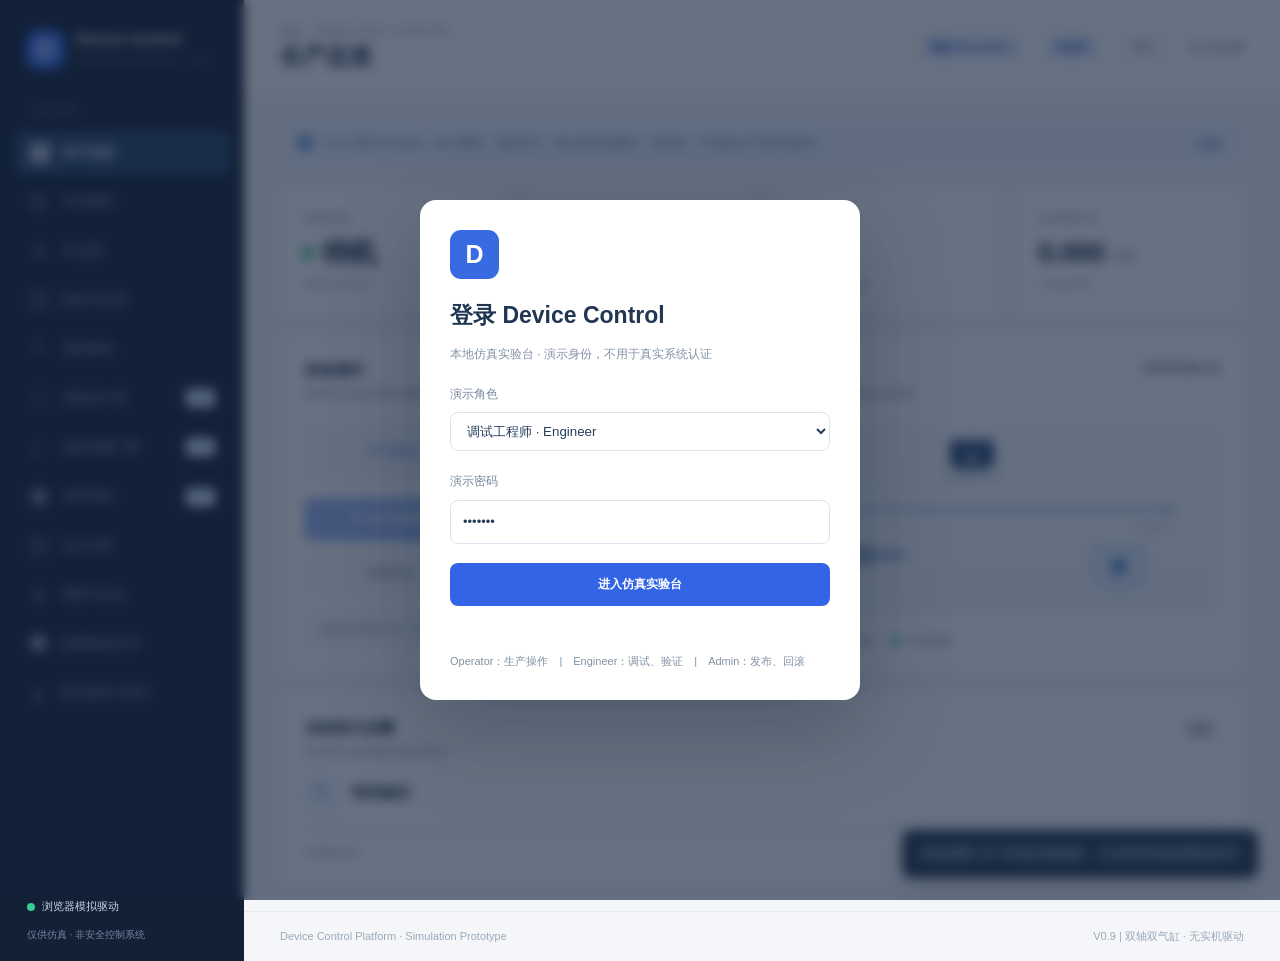
<file: tests/fixtures/DeviceControl_V0.9_Preview.html>
<!doctype html>
<html lang="zh-CN">
<head>
  <meta charset="utf-8">
  <meta name="viewport" content="width=device-width,initial-scale=1">
  <meta name="color-scheme" content="light">
  <title>Device Control V0.9 · 设备控制实验台</title>
  <style>
:root{--ink:#16243b;--muted:#7b8b9f;--accent:#3264e5;--accent-dark:#204bb7;--border:#e6ebf1;--bg:#f4f6fa;--green:#139a65;--red:#d34c58;--amber:#b47a26;--sidebar:#142035}*{box-sizing:border-box}body{margin:0;font:14px/1.55 Inter,'Segoe UI','Microsoft YaHei',Arial,sans-serif;color:var(--ink);background:var(--bg)}button,input{font:inherit}button{cursor:pointer}button:disabled{opacity:.48;cursor:not-allowed}.app-shell{display:flex;min-height:100vh}.sidebar{width:244px;background:var(--sidebar);color:#c1cbdc;flex-shrink:0;display:flex;flex-direction:column;padding:26px 14px 18px}.brand{padding:4px 12px 34px;display:flex;align-items:center;gap:11px;color:white}.brand b{display:block;font-weight:730;font-size:15px;line-height:1.15}.brand small{display:block;color:#8393aa;font-size:9px;letter-spacing:1.45px;margin-top:7px}.brand-mark{width:39px;height:39px;background:#386aee;border-radius:12px;color:white;display:grid;place-items:center;font-size:25px;font-weight:750}.section-label{font-size:10px;letter-spacing:2px;color:#7b8ba4;padding:0 15px 12px}.navigation{display:grid;gap:5px}.nav-item{border:0;background:none;color:#a4b2ca;display:flex;align-items:center;text-align:left;gap:13px;border-radius:9px;padding:12px 15px;font-size:13px}.nav-item:hover{background:#263650;color:white}.nav-item.active{background:#294369;color:white;font-weight:650}.nav-icon{font-size:20px;width:20px;text-align:center;line-height:1}.sidebar-bottom{margin-top:auto;padding:16px 13px 0;border-top:1px solid #304158;font-size:11px;color:#cbd5e5;display:grid;grid-template-columns:9px 1fr;gap:6px;align-items:center}.connection-dot{width:8px;height:8px;background:#36cb91;border-radius:50%}.sidebar-bottom small{grid-column:1/3;color:#7387a4;font-size:10px;margin-top:6px}.main{min-width:0;display:flex;flex:1;flex-direction:column}.topbar{height:96px;background:white;border-bottom:1px solid var(--border);padding:22px 36px;display:flex;justify-content:space-between;align-items:center}.topbar h1{font-size:23px;font-weight:740;line-height:1.2;margin:4px 0 0}.eyebrow{letter-spacing:1.5px;text-transform:uppercase;font-size:10px;font-weight:600;color:#90a1b4}.topright{display:flex;align-items:center;gap:20px}.mode-chip{background:#edf2ff;color:var(--accent-dark);padding:7px 12px;border-radius:6px;font-weight:650;font-size:11px}.clock{color:var(--muted);font-variant-numeric:tabular-nums;font-weight:550}.content{padding:25px 36px;max-width:1560px;width:100%;margin:0 auto;flex:1}.notice{padding:11px 16px;background:#edf2fd;border:1px solid #dce7fc;border-radius:9px;display:flex;align-items:center;gap:10px;color:#50729e;font-size:12px;margin-bottom:22px}.notice-icon{background:#6794df;color:white;border-radius:50%;width:16px;height:16px;display:grid;place-items:center;font-size:11px;font-weight:bold;flex-shrink:0}.text-button{margin-left:auto;border:0;background:transparent;color:#3364a7;text-decoration:underline}.help-panel{padding:13px 17px;background:white;border-radius:8px;border:1px solid var(--border);color:#567;margin:-12px 0 19px}.hidden{display:none!important}.panel{display:none}.panel.active{display:block}.four-grid{display:grid;grid-template-columns:repeat(4,minmax(0,1fr));gap:16px}.stat-card,.card{background:white;border:1px solid var(--border);border-radius:12px;box-shadow:0 2px 10px #21344805}.stat-card{padding:20px 22px}.stat-label{font-size:12px;color:var(--muted)}.stat-value{margin:8px 0 3px;font-size:28px;font-weight:750;letter-spacing:-.7px;line-height:1.25;display:flex;align-items:center;gap:9px;font-variant-numeric:tabular-nums}.stat-card small{color:#91a0af;font-size:11px}.state-dot,.tiny-indicator{display:inline-block;border-radius:50%;width:10px;height:10px;background:#a6b3c5;flex-shrink:0}.state-dot.ok,.tiny-indicator.ok{background:#13a76b;box-shadow:0 0 0 4px #e3f7ed}.state-dot.running{background:#3568ed;box-shadow:0 0 0 4px #e8eeff}.state-dot.error,.tiny-indicator.error{background:#e15862;box-shadow:0 0 0 4px #fbe9eb}.unit{font-size:13px;color:var(--muted);align-self:end;padding-bottom:6px}.dashboard-grid{display:grid;grid-template-columns:minmax(315px,.92fr) minmax(400px,1.25fr);gap:18px;margin-top:18px}.card{padding:23px}.card-head{display:flex;justify-content:space-between;align-items:start;gap:12px;margin-bottom:21px}.card-head h2,.section-intro h2{font-size:15px;margin:0 0 4px;font-weight:750}.card-head p,.section-intro p{margin:0;color:var(--muted);font-size:12px}.pill{padding:5px 9px;background:#e8f6ef;color:#179562;border-radius:20px;font-size:11px;white-space:nowrap;font-weight:650}.pill.neutral{background:#f2f4f7;color:#65778e}.pill.alert{background:#fff0f0;color:#d84855}.mode-toggle{background:#f2f5fa;border-radius:9px;padding:5px;display:flex;margin:18px 0 20px}.mode-toggle button{border:0;background:none;flex:1;padding:11px 12px;color:#7b8ba1;border-radius:7px;font-weight:650}.mode-toggle button.selected{background:white;box-shadow:0 1px 6px #09244414;color:#305fd4}.action-grid{display:grid;grid-template-columns:1fr 1fr;gap:10px;margin-bottom:11px}.btn{border:1px solid transparent;border-radius:8px;padding:11px 14px;font-size:12px;font-weight:700;transition:background .15s}.btn:hover:not(:disabled){filter:brightness(.97)}.btn-primary{background:#3264e5;color:white}.btn-danger{background:#fff0f1;border-color:#ffe0e3;color:#ca4c56}.btn-light{background:#f6f8fb;border-color:#e7ebf1;color:#465c77}.control-hint{background:#f8fafd;color:#8191a7;padding:12px;border-radius:7px;font-size:11px;margin-top:14px}.machine-diagram{background:linear-gradient(180deg,#f8faff,#f3f7fc);border:1px dashed #d7e0ed;border-radius:10px;min-height:190px;padding:14px 25px 12px;position:relative;overflow:hidden}.camera-sim{display:flex;align-items:center;flex-direction:column;font-size:9px;letter-spacing:1px;color:#92a2b7;gap:2px}.camera-shape{display:grid;place-items:center;width:44px;height:29px;background:#304d79;color:white;border-radius:6px 6px 10px 10px;font-size:24px;box-shadow:0 4px 13px #18263c28}.axis-track{margin:22px 24px 8px;height:6px;background:#c9d5e9;border-radius:4px;position:relative}.axis-track:before{content:'';position:absolute;height:15px;left:0;right:0;top:-4px;border-left:3px solid #879eba;border-right:3px solid #879eba}.axis-origin,.axis-end{position:absolute;top:14px;font-size:9px;color:#90a3b9}.axis-end{right:0}.axis-carriage{position:absolute;top:-7px;width:28px;height:20px;background:#386ae6;border:3px solid white;border-radius:5px;box-shadow:0 3px 9px #234c9a4a;transform:translateX(-50%);transition:left .15s linear;z-index:2}.carriage-label{font-size:9px;color:#4271d2;position:absolute;top:-18px;left:6px;font-weight:700}.machine-bottom{display:flex;justify-content:space-between;align-items:center;padding:25px 48px 0}.cylinder-sim{display:grid;gap:7px;justify-items:center;color:#90a1b6;font-size:9px}.cylinder-body{height:18px;width:76px;background:#a8b9d1;border:3px solid #819ab6;border-radius:4px;position:relative}.cylinder-rod{position:absolute;width:39px;height:6px;background:#7793bf;left:66px;top:3px;transition:width .3s}.cylinder-rod.extended{width:60px}.product-symbol{display:grid;place-items:center;border:2px solid #9fbee6;background:#e5effc;width:54px;height:40px;border-radius:7px;color:#4d7ec3;font-size:24px;position:relative}.product-symbol small{font-size:9px;position:absolute;bottom:-19px;color:#91a2b6}.product-symbol.absent{opacity:.15}.device-health{display:flex;gap:19px;padding-top:18px;font-size:11px;color:#657890;flex-wrap:wrap}.device-health>div{display:flex;align-items:center;gap:9px}.tiny-indicator{width:7px;height:7px}.progress-card{margin-top:18px}.progress-card .card-head{margin-bottom:10px}.current-step{display:flex;align-items:center;gap:12px;font-size:15px;margin:14px 0}.step-icon{display:grid;place-items:center;background:#eef3ff;color:#3f6de2;border-radius:9px;width:35px;height:35px;font-size:22px}.progress-rail{height:7px;background:#edf1f7;border-radius:12px;overflow:hidden}.progress-rail div{height:100%;background:#4272e9;width:0%;transition:width .2s}.step-foot{display:flex;justify-content:space-between;margin-top:13px;font-size:11px;color:#8a9aae}.section-intro{margin-bottom:22px}.section-intro h2{font-size:20px}.section-intro p{font-size:13px}.two-grid{display:grid;grid-template-columns:repeat(2,minmax(0,1fr));gap:18px}.readout{background:#f6f8fc;border-radius:9px;padding:16px 18px;display:flex;justify-content:space-between;align-items:center;margin:15px 0}.readout span{color:#75869c;font-size:12px}.readout strong{font-size:25px;color:#233a5a}.readout strong small{font-size:12px;color:#9baabe}.keyvalue{padding:10px 0;display:flex;justify-content:space-between;color:#7e8fa3;font-size:12px;border-bottom:1px solid #eef1f5}.keyvalue b{color:#365072;font-weight:650}.btn-row{display:flex;gap:9px;margin-top:19px;flex-wrap:wrap}.btn-row button{flex:1}.field-label{font-size:12px;color:#74859c;display:block;margin:21px 0 9px}.input-row{display:flex;gap:9px}.input-row input{width:100%;min-width:0;border:1px solid #dbe3ee;border-radius:8px;padding:11px 12px;outline:none}.input-row input:focus{border-color:#6589ed}.full{width:100%}.divider{border-top:1px solid #eef1f5;margin:22px 0}.signal-list{display:grid;gap:3px}.signal-row{display:grid;grid-template-columns:25px 1fr auto;align-items:center;gap:11px;border-bottom:1px solid #f0f2f6;padding:13px 0}.signal-index{font-size:10px;color:#9caabe}.signal-text b{display:block;font-size:12px}.signal-text small{display:block;font-size:10px;color:#8fa0b5;margin-top:2px}.signal-control{display:flex;gap:13px;align-items:center}.signal-indicator{display:flex;align-items:center;gap:7px;font-size:11px;color:#8698ae;font-weight:700}.led{width:9px;height:9px;border-radius:50%;background:#d6dce7}.led.on{background:#27b584;box-shadow:0 0 0 3px #e7f8ef}.switch{width:34px;height:19px;background:#ccd7e4;border:0;border-radius:11px;position:relative;transition:background .2s}.switch:before{content:'';position:absolute;width:13px;height:13px;border-radius:50%;background:white;top:3px;left:3px;transition:left .2s}.switch.on{background:#4273e9}.switch.on:before{left:18px}.sequence-list{display:grid;gap:0}.sequence-row{display:flex;gap:15px;align-items:center;padding:14px 7px;border-bottom:1px solid #edf1f5;color:#8c9aab}.sequence-number{display:grid;place-items:center;width:30px;height:30px;border:1px solid #dbe2ec;border-radius:50%;font-size:11px;flex-shrink:0}.sequence-row.current{color:#2c5ed7;background:#f5f8ff;font-weight:700}.sequence-row.current .sequence-number{background:#3e70eb;color:white;border-color:#3e70eb}.sequence-label{flex:1}.sequence-row small{font-size:11px}.event-list{max-height:500px;overflow:auto}.event-row{display:grid;grid-template-columns:94px 70px 1fr;gap:10px;align-items:center;padding:11px 0;border-bottom:1px solid #edf1f5;font-size:12px}.event-row time{color:#93a2b6;font-variant-numeric:tabular-nums}.loglevel{font-size:10px;font-weight:750;color:#4b709c}.loglevel.Error{color:#dc4a55}.loglevel.Warning{color:#ae7a25}.alarm-empty{padding:16px;background:#f6f8fb;color:#8191a3;border-radius:8px}.alarm-active{padding:16px;background:#fff2f1;color:#bd4552;border-radius:8px}.footer{display:flex;justify-content:space-between;padding:16px 36px;border-top:1px solid var(--border);font-size:11px;color:#9aa9b8}.toast{position:fixed;bottom:22px;right:22px;padding:13px 18px;max-width:380px;border-radius:9px;background:#233950;color:white;box-shadow:0 6px 25px #17274130;z-index:20}.toast.error{background:#b83a46}@media(max-width:1100px){.sidebar{width:210px}.topbar{padding:22px}.content{padding:20px}.four-grid{grid-template-columns:repeat(2,minmax(0,1fr))}.dashboard-grid{grid-template-columns:1fr}.machine-diagram{min-height:190px}}@media(max-width:700px){.app-shell{display:block}.sidebar{width:100%;padding:12px}.brand{padding:4px 5px 12px}.section-label,.sidebar-bottom{display:none}.navigation{display:flex;overflow:auto;gap:2px}.nav-item{white-space:nowrap;padding:9px 10px;font-size:11px}.nav-icon{display:none}.topbar{height:85px;padding:13px}.topbar h1{font-size:21px}.topright{gap:7px}.clock{display:none}.content{padding:14px}.four-grid{gap:9px}.stat-card{padding:15px}.stat-value{font-size:22px}.two-grid{grid-template-columns:1fr}.card{padding:17px}.footer{padding:13px}.notice{font-size:11px}.machine-bottom{padding-left:10px;padding-right:10px}}

.select-field{width:100%;background:white;border:1px solid #dbe3ee;border-radius:8px;padding:10px 12px;color:#253e5e;outline:none}.mini-grid{display:grid;grid-template-columns:repeat(auto-fit,minmax(180px,1fr));gap:12px}.mini-item{background:#f6f8fc;border:1px solid #e9eef5;border-radius:9px;padding:14px}.mini-item b{display:block;font-size:13px}.mini-item small{display:block;color:#8293ab;margin-top:5px;font-size:11px}.mini-item strong{display:block;margin-top:11px;font-size:17px;color:#3264e5}.mapping-table{max-height:650px;overflow:auto}.mapping-row{display:grid;grid-template-columns:48px 1fr 55px;gap:9px;align-items:center;padding:11px 1px;border-bottom:1px solid #edf1f5;font-size:12px}.mapping-row b{display:block;font-size:12px}.mapping-row small{display:block;color:#8c9fb4;font-size:10px}.map-chip{background:#eff3fb;border-radius:5px;color:#45638d;padding:3px 5px;text-align:center;font-size:10px}.interlock-card{border-bottom:1px solid #edf1f5;padding:12px 1px}.interlock-card b{font-size:12px}.interlock-card small{display:block;color:#8193a8;font-size:11px;margin-top:4px}.interlock-card .pass{color:#149968}.interlock-card .block{color:#d45460}.connection-error{background:#fff1f1;color:#ac3949;border:1px solid #ffdadd;border-radius:8px;padding:13px;margin:10px 0}.top-chip{display:inline-flex;gap:6px;align-items:center}.param-note{font-size:11px;color:#8293ab}.section-intro{display:block}

/* V0.3 simulation cycle analytics */
.history-list{display:grid;gap:7px;margin-top:16px;max-height:520px;overflow:auto}
.history-row{width:100%;border:1px solid #e8edf5;text-align:left;border-radius:9px;padding:12px;background:white;display:grid;grid-template-columns:minmax(100px,1fr) 65px 60px;gap:9px;align-items:center;color:#233950}
.history-row:hover,.history-row.selected{background:#f1f5ff;border-color:#a9bdf9}
.history-row small{display:block;font-size:10px;font-weight:400;color:#91a1b5;margin-top:3px}
.history-row strong{font-size:12px;text-align:right;font-variant-numeric:tabular-nums}
.outcome{font-size:10px;color:#697e99;font-weight:700}
.outcome.Completed{color:#169b6b}.outcome.Failed{color:#ca4753}.outcome.Stopped,.outcome.Canceled{color:#a77825}
.timing-list{max-height:620px;overflow:auto}.timing-row{border-bottom:1px solid #e8edf5;padding:14px 0}.timing-top{display:flex;gap:8px;align-items:center;font-size:11px}.timing-top b:first-child{flex:1}.timing-top b:last-child{color:#536f96;white-space:nowrap}
.timing-rail{height:6px;background:#edf2f9;border-radius:6px;margin:10px 0 5px}.timing-rail>div{height:100%;background:#5a80df;border-radius:6px;min-width:2px}
.error-line{color:#c44c56;font-size:11px}.empty-state{color:#93a0b0;font-size:12px;padding:20px 8px;text-align:center}
.alarm-guidance{border:1px solid #f4d5b8;background:#fff9f0;border-radius:8px;padding:16px;margin-top:11px}
.alarm-guidance b{color:#a36a20;display:block}.alarm-guidance span{display:block;font-size:11px;color:#9d8b73;margin:4px 0}
.alarm-guidance p{color:#69563c;margin:8px 0 0;font-size:12px}
@media(max-width:700px){.history-row{grid-template-columns:minmax(65px,1fr) 50px 50px;padding:9px}.timing-top{flex-wrap:wrap}}

/* V0.4 software governance */
.login-overlay{position:fixed;inset:0;z-index:100;background:rgba(18,34,58,.64);backdrop-filter:blur(6px);display:flex;align-items:center;justify-content:center;padding:16px}
.login-overlay.hidden{display:none}.login-dialog{width:min(440px,100%);background:white;border-radius:16px;box-shadow:0 28px 90px #07182b47;padding:30px;color:#203653}
.login-logo{background:#386be1;color:white;border-radius:11px;display:grid;place-items:center;width:49px;height:49px;font-weight:800;font-size:25px;margin-bottom:19px}
.login-dialog h2{font-size:23px;margin:0 0 9px}.login-dialog p{font-size:12px;color:#8392a6}.login-dialog small{display:block;color:#8191a4;margin-top:19px;font-size:11px;line-height:1.7}
.login-input{padding:11px 12px;border:1px solid #dbe3ee;border-radius:8px;display:block;width:100%;font-size:13px;color:#263b59;background:white;box-sizing:border-box}.login-input:focus{outline:2px solid #bdd0ff;outline-offset:1px}
.login-error{font-size:12px;color:#cf3948;margin-top:9px;min-height:18px}
.three-governance{display:grid;grid-template-columns:minmax(0,1fr) minmax(0,1.3fr);gap:18px}
.recipe-details{display:grid;gap:9px;margin:15px 0}.recipe-details .keyvalue{margin:0}.recipe-version-list{max-height:340px;overflow:auto;display:grid;gap:8px}
.recipe-item{padding:12px;border:1px solid #e1e8f3;border-radius:9px;background:#fff;width:100%;text-align:left;display:grid;gap:4px;color:#304861}
.recipe-item:hover,.recipe-item.selected{border-color:#6290e5;background:#f1f6ff}.recipe-item strong{font-size:13px}.recipe-item small{font-size:10px;color:#8194aa}.recipe-item .pill{justify-self:start;font-size:10px}
.audit-scroll{overflow:auto;max-height:380px}.audit-table{width:100%;border-collapse:collapse;min-width:730px;text-align:left;font-size:11px}.audit-table th{background:#f5f7fc;color:#74859e;font-size:10px;padding:10px;position:sticky;top:0}.audit-table td{padding:11px 10px;border-bottom:1px solid #eef1f5;vertical-align:top;color:#4d647f}.audit-table .denied{color:#d94d55;font-weight:700}.audit-pages{margin-top:13px;display:flex;justify-content:space-between;align-items:center;gap:12px;font-size:11px;color:#8c9bae}.audit-pages>div{display:flex;gap:8px}
.checklist{display:grid;gap:8px}.check-row{display:flex;gap:10px;align-items:center;padding:12px;border:1px solid #e9edf5;border-radius:8px;font-size:12px}.check-row .check-icon{font-size:14px;width:21px;text-align:center}.check-row.pass .check-icon{color:#18a875}.check-row.fail .check-icon{color:#cb5f52}.recovery-step{display:flex;align-items:start;gap:12px;padding:13px 0;border-bottom:1px solid #edf0f5}.recovery-step>span{background:#edf4ff;color:#4772d8;padding:7px;border-radius:8px;font-size:11px}.recovery-step b{font-size:12px;display:block}.recovery-step small{display:block;font-size:11px;color:#8495aa;margin-top:5px}
@media(max-width:1050px){.three-governance{grid-template-columns:1fr}.login-dialog{padding:20px}}

/* V0.5 flow debug workspace */
.flow-toolbar{display:flex;flex-wrap:wrap;align-items:center;gap:14px;margin-bottom:16px;}
.flow-meta{flex:1;min-width:200px}.flow-meta h2{margin:3px 0 5px;font-size:18px}.flow-actions{display:flex;flex-wrap:wrap;gap:6px;margin:0}
.flow-layout{display:grid;grid-template-columns:minmax(0,1.25fr) minmax(300px,.92fr);gap:16px;align-items:start}
.flow-right{display:grid;gap:16px;min-width:0}
.flow-node{border:1px solid var(--border,#e4e9f0);border-radius:11px;padding:11px 12px;margin:6px 0;background:#fff;position:relative}
.flow-node.active{border-color:#4690d7;background:#f1f8ff;box-shadow:0 0 0 2px rgba(58,134,210,.10)}
.flow-node.finished{border-color:#bde3cc;background:#fbfffc}
.flow-node.failed{border-color:#f3bcc1;background:#fff7f7}
.flow-node.paused{border-color:#edcb81;background:#fffaf0}
.flow-node-main{display:flex;align-items:center;gap:11px;min-width:0}.flow-node-main>.flow-title{flex:1;min-width:0}
.flow-title strong{display:block;font-size:13px}.flow-title small{display:block;font-size:11px;color:#77849a;padding-top:3px}
.flow-index{font-family:monospace;min-width:23px;color:#8a98aa;font-size:11px}
.break-dot{width:22px;height:22px;border:1px solid #ccd6e2;border-radius:50%;background:white;cursor:pointer;color:#94a1b2;font-size:12px}
.break-dot.on{background:#ce4b5c;border-color:#ce4b5c;color:white}
.break-dot:disabled{opacity:.4;cursor:not-allowed}
.flow-children{margin:10px 0 0 34px;padding-left:12px;border-left:2px dashed #b7cee6}
.flow-child{font-size:12px;display:flex;gap:9px;align-items:center;padding:7px 6px;margin:4px 0;background:#eef5fb;border-radius:7px}
.flow-child strong{font-weight:600}.flow-status-text{font-size:11px;color:#61748b;white-space:nowrap}
.flow-vars{display:grid;gap:9px}.flow-var{display:flex;align-items:start;justify-content:space-between;gap:12px;border-bottom:1px solid #edf0f6;padding:8px 0;font-size:12px}
.flow-var span{color:#75849a}.flow-var b{max-width:65%;text-align:right;overflow-wrap:anywhere}
.resource-list{margin-top:14px;display:flex;gap:6px;flex-wrap:wrap}.resource-chip{font-size:11px;padding:6px 9px;border-radius:7px;background:#f0f4fa;color:#53708e}
.flow-traces{display:grid;gap:7px;max-height:450px;overflow-y:auto}.trace-row{border:1px solid #e8edf4;border-radius:9px;padding:9px;font-size:11px;line-height:1.7}
.trace-top{display:flex;justify-content:space-between;gap:8px;align-items:center}.trace-top b{font-size:12px}.trace-row small{color:#77849a}.trace-failed{color:#a72e45}.trace-completed{color:#28845c}.trace-canceled{color:#ac6635}
@media(max-width:1100px){.flow-layout{grid-template-columns:1fr}}

/* V0.6 workflow studio */
.nav-beta{margin-left:auto;font-size:9px;border-radius:4px;background:#e7f0ff;color:#3266c0;padding:2px 4px}
.studio-bar{display:flex;align-items:center;justify-content:space-between;gap:18px;margin-bottom:15px;flex-wrap:wrap}.studio-bar h2{margin:5px 0}.studio-bar small{color:#8896ac}
.studio-layout{display:grid;grid-template-columns:minmax(210px,.77fr) minmax(300px,1.5fr) minmax(220px,.88fr);gap:14px;align-items:start}
.studio-left,.studio-right{display:grid;gap:14px;min-width:0}.studio-palette{display:grid;grid-template-columns:1fr 1fr;gap:8px}
.studio-palette button{font-family:inherit;background:#f7faff;border:1px solid #dce7f7;color:#446283;font-size:11px;padding:11px 7px;border-radius:9px;text-align:left;cursor:pointer}
.studio-palette button:hover{border-color:#78a0e4;background:#ecf4ff}
.studio-palette button:disabled{opacity:.45;cursor:not-allowed}
.studio-versions{display:grid;gap:7px;max-height:350px;overflow:auto;margin-bottom:10px}
.studio-version{text-align:left;border:1px solid #e2eaf4;background:#fff;border-radius:8px;padding:9px;display:grid;grid-template-columns:1fr auto;gap:5px;color:#51657d;cursor:pointer}
.studio-version.selected{border-color:#5b8be9;background:#f1f7ff}.studio-version b{font-size:12px;color:#344e70}.studio-version small{grid-column:1/-1;font-size:10px;color:#8292a4}
.studio-graph{min-height:570px}.studio-start,.studio-end{margin:0 auto;text-align:center;border-radius:7px;padding:8px;max-width:140px;font-weight:750;letter-spacing:.12em;font-size:11px;color:#4772bf;background:#eff5ff}
.studio-end{background:#eef8f4;color:#16855f}.studio-link{height:27px;display:flex;justify-content:center;align-items:center;color:#7da1d2;font-size:19px;position:relative}
.studio-link:before{content:"";position:absolute;height:14px;border-left:2px solid #abc5e3;top:0;left:50%;z-index:0}.studio-link span{z-index:1;background:#fff}
.studio-node{border:1px solid #dce5f0;border-radius:11px;background:#fff;display:flex;align-items:center;padding:5px;gap:3px;box-shadow:0 3px 12px #213b550a}
.studio-node.chosen{border-color:#5e90e8;background:#f5f9ff;box-shadow:0 0 0 2px #6b9bf321}.studio-node-body{border:0;background:none;display:flex;align-items:center;gap:12px;text-align:left;flex:1;padding:9px;min-width:0;cursor:pointer}
.studio-node-body b{display:block;color:#304a69;font-size:12px}.studio-node-body small{display:block;color:#8191a6;font-size:10px;margin-top:4px}.studio-index{color:#8a9db4;font-size:10px;font-family:monospace}.studio-node-icon{background:#eaf2ff;border-radius:8px;width:27px;height:27px;display:grid;place-items:center;color:#4c7cce}
.studio-grip{cursor:grab;color:#a4b0c0;padding:8px}.studio-branch-grid{display:grid;grid-template-columns:repeat(2,minmax(0,1fr));gap:9px;margin:10px 10px 3px;position:relative}
.studio-branch-grid:before{content:"";position:absolute;top:-10px;left:25%;right:25%;border-top:2px solid #b1c9e4}.studio-branch{border:1px dashed #afc5df;background:#f7faff;color:#49617a;cursor:pointer;border-radius:8px;padding:8px;min-width:0;text-align:left;display:grid;gap:4px}
.studio-branch.chosen{border-style:solid;border-color:#5d8feb}.studio-branch span{font-size:9px;color:#5484bb}.studio-branch strong{font-size:11px}.studio-branch small{font-size:9px;overflow-wrap:anywhere}
.studio-inspector-title{display:flex;align-items:center;justify-content:space-between;margin-bottom:8px;gap:10px}.studio-inspector-title strong{font-size:12px;color:#5075a0}.studio-inspector-title .btn{padding:6px 8px}
#studioInspector .field-label{display:block;margin-bottom:10px}#studioInspector .field-label input,#studioInspector .field-label select{margin-top:5px}.studio-validation{display:grid;gap:9px}.studio-valid{color:#17885e;font-size:12px}.studio-invalid,.studio-error{color:#c25163;font-size:12px}.studio-validation small{font-size:11px;color:#8191a1}
@media(max-width:1350px){.studio-layout{grid-template-columns:minmax(210px,1fr) minmax(360px,2fr)}.studio-right{grid-column:1/-1;grid-template-columns:1fr 1fr}}@media(max-width:830px){.studio-layout{grid-template-columns:1fr}.studio-right{grid-column:auto;grid-template-columns:1fr}}

/* V0.7 editing and historical replay */
.studio-tools{padding:12px 16px;margin-bottom:14px;display:flex;align-items:center;justify-content:space-between;flex-wrap:wrap;gap:10px}.studio-tools small{color:var(--muted);font-size:11px}.studio-diff{display:grid;gap:8px;max-height:290px;overflow:auto}.diff-summary{font-size:11px;color:var(--muted);margin-bottom:6px}.diff-entry{display:flex;gap:9px;align-items:flex-start;padding:8px;border:1px solid var(--border);border-radius:8px;background:#f9fbfd}.diff-entry span{font-size:11px;font-weight:700;min-width:32px;color:#5266ae}.diff-entry.added span{color:#188d61}.diff-entry.removed span{color:#c65662}.diff-entry.moved span{color:#ac7c23}.diff-entry small{color:#506077;overflow-wrap:anywhere}
.replay-info{display:flex;justify-content:space-between;align-items:center;margin-bottom:16px;padding:16px 20px;gap:12px}.replay-info h2{font-size:13px;margin:5px 0 0}.replay-layout{display:grid;grid-template-columns:minmax(200px,.95fr) minmax(370px,1.65fr) minmax(275px,1.3fr);gap:16px;align-items:start}.replay-runs{display:grid;gap:8px;max-height:620px;overflow:auto}.replay-run,.replay-event{border:1px solid var(--border);border-radius:9px;background:#fff;text-align:left;padding:10px 12px;color:var(--ink);display:flex;gap:8px;align-items:center;width:100%}.replay-run{display:grid}.replay-run b,.replay-event b{font-size:12px}.replay-run span,.replay-event small{font-size:11px;color:var(--muted);display:block}.replay-run.selected,.replay-event.selected{border-color:#86a7ed;background:#eef4ff}.replay-timeline{max-height:460px;overflow:auto;display:grid;gap:7px}.replay-order{font-weight:750;background:#f0f3f9;border-radius:6px;padding:5px 8px;color:#7184a1}.replay-controls{border-bottom:1px solid var(--border);padding-bottom:12px;margin-bottom:12px}.replay-controls .btn-row{flex-wrap:wrap}.replay-controls input[type=range]{width:85%;margin:14px 0 0}.replay-watch{max-height:490px;overflow:auto}.replay-watch-grid{display:grid;gap:6px}.replay-watch-row{padding:8px;background:#f7f9fd;border:1px solid var(--border);border-radius:7px;display:grid;grid-template-columns:1fr 1fr;gap:9px;align-items:center}.replay-watch-row b{font-size:11px;font-weight:650;word-break:break-word}.replay-watch-row code{font-size:11px;color:#2a579a;text-align:right;overflow-wrap:anywhere}@media(max-width:1380px){.replay-layout{grid-template-columns:1fr 1.5fr}.replay-layout>.card:last-child{grid-column:1/-1}}@media(max-width:850px){.replay-layout{grid-template-columns:1fr}.replay-layout>.card:last-child{grid-column:auto}}

/* V0.8 quality dashboard */
.quality-header{display:flex;align-items:center;justify-content:space-between;flex-wrap:wrap;gap:12px}
.quality-header h2{display:flex;align-items:center;gap:12px;flex-wrap:wrap}
.quality-case,.quality-custom{display:flex;align-items:center;gap:12px;padding:12px 3px;border-bottom:1px solid #edf0f4}
.quality-case>div,.quality-custom>div{display:flex;flex-direction:column;gap:5px;min-width:0;flex:1}
.quality-case small,.quality-custom small{color:#778191;font-size:12px;line-height:1.5;overflow-wrap:anywhere}
.quality-check{width:27px;height:27px;border-radius:8px;display:flex;align-items:center;justify-content:center;font-weight:800;background:#ebf7ef;color:#25864b}
.quality-case.fail .quality-check{background:#fff0ed;color:#bd443b}
.quality-issue{padding:11px 12px;border-radius:8px;background:#f3f6fc;font-size:13px;margin-bottom:9px;line-height:1.5}
.quality-issue.bad{background:#fff1f0;color:#ae3230}.quality-issue.good{background:#eff9f3;color:#21864b}
.quality-form{display:grid;grid-template-columns:1fr 1fr;gap:9px 12px}
.quality-schema>div{padding:12px 0;display:flex;justify-content:space-between;gap:12px;border-bottom:1px solid #edf0f4;flex-wrap:wrap}
.quality-schema small{color:#7b8696}
.quality-bar-row{display:grid;grid-template-columns:minmax(200px,1fr) 45%;align-items:center;gap:16px;padding:10px 0;border-bottom:1px solid #f0f2f5}
.quality-bar-row>div:first-child{display:flex;flex-direction:column;gap:4px}.quality-bar-row small{font-size:11px;color:#7a8796}
.quality-track{height:10px;border-radius:8px;background:#eef3fa;overflow:hidden}.quality-track>div{height:100%;background:#3d76c8;border-radius:8px}
@media(max-width:820px){.quality-form{grid-template-columns:1fr}.quality-bar-row{grid-template-columns:1fr}}

.quality-metrics-grid{display:grid;grid-template-columns:repeat(3,minmax(0,1fr));gap:15px}
@media(max-width:700px){.quality-metrics-grid{grid-template-columns:1fr}}

</style>
</head>
<body>
<div class="app-shell">
  <aside class="sidebar">
    <div class="brand"><div class="brand-mark">D</div><div><b>Device Control</b><small>CONTROL STUDIO · V0.9</small></div></div>
    <div class="section-label">工作空间</div>
    <nav class="navigation" aria-label="页面导航">
      <button data-tab="dashboard" class="nav-item active"><span class="nav-icon">▦</span>生产总览</button>
      <button data-tab="manual" class="nav-item"><span class="nav-icon">⚙</span>手动调试</button>
      <button data-tab="io" class="nav-item"><span class="nav-icon">◉</span>IO 监控</button>
      <button data-tab="config" class="nav-item"><span class="nav-icon">▤</span>机构与互锁</button>
      <button data-tab="sequence" class="nav-item"><span class="nav-icon">↳</span>流程调试</button>
      <button data-tab="workflow" class="nav-item"><span class="nav-icon">◇</span>流程设计器 <span class="nav-beta">NEW</span></button>
      <button data-tab="quality" class="nav-item"><span class="nav-icon">✓</span>流程质量门禁 <span class="nav-beta">NEW</span></button>
      <button data-tab="replay" class="nav-item"><span class="nav-icon">▣</span>历史回放 <span class="nav-beta">NEW</span></button>
      <button data-tab="analytics" class="nav-item"><span class="nav-icon">▥</span>运行分析</button>
      <button data-tab="events" class="nav-item"><span class="nav-icon">≡</span>报警与日志</button>
      <button data-tab="recovery" class="nav-item"><span class="nav-icon">✚</span>故障恢复向导</button>
      <button data-tab="governance" class="nav-item"><span class="nav-icon">♙</span>配方版本与审计</button>
    </nav>
    <div class="sidebar-bottom"><div class="connection-dot"></div><span id="connectionLabel">检查服务连接…</span><small>仅供仿真 · 非安全控制系统</small></div>
  </aside>
  <main class="main">
    <header class="topbar">
      <div><div class="eyebrow">设备 / DEMO-DUAL-STATION</div><h1 id="pageTitle">生产总览</h1></div>
      <div class="topright"><span class="mode-chip" id="sourceMode">初始化中</span><span class="mode-chip" id="userLabel">未登录</span><button id="logoutButton" class="btn btn-light" style="padding:8px 11px" disabled>退出</button><span class="clock" id="clock">--:--:--</span></div>
    </header>
    <div class="content">
      <div class="notice"><span class="notice-icon">i</span><span>V0.9 流程 Runtime：并行调度、资源互斥、断点单步及重试。纯仿真，不具备生产级安全能力。</span><button id="helpToggle" class="text-button">说明</button></div>
      <div id="help" class="help-panel hidden">离线打开时使用浏览器内置仿真。启动 .NET 后端并由 5173 静态服务访问前端时，连接本地 API 仿真。控制动作都由软件普通互锁约束，但这不能替代机械安全系统。后端连接丢失时会锁定控制，禁止无提示自动切换到另一台模拟设备。</div>
      <div id="toast" role="status" class="toast hidden"></div>
      <div id="loginOverlay" class="login-overlay">
        <div class="login-dialog">
          <div class="login-logo">D</div><h2>登录 Device Control</h2>
          <p>本地仿真实验台 · 演示身份，不用于真实系统认证</p>
          <form id="loginForm">
            <label class="field-label" for="loginUser">演示角色</label>
            <select id="loginUser" class="select-field"><option value="operator">操作员 · Operator</option><option value="engineer" selected>调试工程师 · Engineer</option><option value="admin">管理员 · Admin</option></select>
            <label class="field-label" for="loginPassword">演示密码</label>
            <input id="loginPassword" class="login-input" type="password" value="demo123" autocomplete="off" required>
            <button class="btn btn-primary full" type="submit" style="margin-top:19px">进入仿真实验台</button>
            <div id="loginError" class="login-error" role="alert"></div>
          </form><small>Operator：生产操作　|　Engineer：调试、验证　|　Admin：发布、回滚</small>
        </div>
      </div>

      <section id="panel-dashboard" class="panel active">
        <div class="four-grid kpi-grid">
          <div class="stat-card"><div class="stat-label">设备状态</div><div class="stat-value"><span id="stateDot" class="state-dot"></span><span id="stateValue">—</span></div><small id="stateSubtitle">等待连接</small></div>
          <div class="stat-card"><div class="stat-label">生产模式</div><div class="stat-value" id="modeValue">—</div><small>手动 / 自动模式互锁</small></div>
          <div class="stat-card"><div class="stat-label">完成周期</div><div class="stat-value" id="cyclesValue">0</div><small>单周期仿真运行</small></div>
          <div class="stat-card"><div class="stat-label">运动轴位置</div><div class="stat-value"><span id="axisValue">0.000</span><span class="unit">mm</span></div><small id="axisSub">X Axis</small></div>
        </div>
        <div class="dashboard-grid">
          <div class="card production-card">
            <div class="card-head"><div><h2>设备操作</h2><p>按照状态进行模式切换与单周期控制</p></div><span class="pill" id="recoveryTag">正常待机</span></div>
            <div class="mode-toggle"><button data-mode="Manual" class="selected" id="modeManual">手动模式</button><button data-mode="Auto" id="modeAuto">自动模式</button></div>
            <div class="action-grid"><button class="btn btn-primary" data-action="cycle-start">▶ 运行单周期</button><button class="btn btn-danger" data-action="cycle-stop">■ 请求停止</button></div>
            <div class="action-grid"><button class="btn btn-light" data-action="fault-reset">报警复位</button><button class="btn btn-light" data-action="recovery-confirm">恢复确认</button></div>
            <div class="control-hint" id="actionHint">手动使能与回零后，切换自动模式启动。</div>
          </div>
          <div class="card machine-card">
            <div class="card-head"><div><h2>工位状态</h2><p>示意机构，不对应真实机械几何结构</p></div><span class="subtle">STATION 01</span></div>
            <div class="machine-diagram">
              <div class="camera-sim"><span class="camera-shape">◉</span><span>CAMERA-01</span></div>
              <div class="axis-track"><div class="axis-origin">0</div><div class="axis-end">200 mm</div><div id="axisCarriage" class="axis-carriage" style="left:0%"><div class="carriage-head"></div><div class="carriage-label">X</div></div></div>
              <div class="machine-bottom"><div class="cylinder-sim"><div class="cylinder-body"><div id="piston" class="cylinder-rod"></div></div><span>CLAMP-01</span></div><div id="productSymbol" class="product-symbol">▣<small>工件</small></div></div>
            </div>
            <div class="device-health"><div><span class="tiny-indicator" id="guardLed"></span>防护门状态</div><div><span class="tiny-indicator" id="airLed"></span>气压反馈</div><div><span class="tiny-indicator" id="partLed"></span>产品检测</div></div>
          </div>
        </div>
        <div class="card progress-card"><div class="card-head"><div><h2>当前执行步骤</h2><p>实时显示设备顺序流程状态</p></div><span class="pill neutral" id="flowStatus">未启动</span></div><div class="current-step"><span class="step-icon">↳</span><strong id="stepValue">等待操作</strong></div><div class="progress-rail"><div id="stepProgress"></div></div><div class="step-foot"><span>单周期流程</span><span id="visionValue">视觉：尚未触发</span></div></div>
      </section>

      <section id="panel-manual" class="panel">
        <div class="section-intro"><h2>多机构手动调试</h2><p>选择不同轴和气缸查看对应状态；手动动作同样遵守统一普通互锁，不允许绕过设备控制服务。</p></div>
        <div class="two-grid">
          <div class="card"><div class="card-head"><div><h2>运动轴调试</h2><p>设备配置驱动轴量程、速度和回零位</p></div><span id="axisBadge" class="pill neutral">未使能</span></div>
            <label class="field-label" for="axisSelect">选择运动轴</label><select id="axisSelect" class="select-field"></select>
            <div class="readout"><span>当前位置</span><strong><span id="axisReadout">0.000</span><small> mm</small></strong></div>
            <div class="keyvalue"><span>回零状态</span><b id="homedReadout">未回零</b></div>
            <div class="keyvalue"><span>速度 / 范围</span><b id="axisLimits">—</b></div>
            <div class="btn-row"><button class="btn btn-primary" data-action="servo-on">使能</button><button class="btn btn-light" data-action="servo-off">去使能</button><button class="btn btn-light" data-action="axis-home">回零</button></div>
            <label class="field-label" for="moveTarget">目标位置 (mm)</label><div class="input-row"><input id="moveTarget" type="number" value="80" step="0.1"><button class="btn btn-primary" data-action="axis-move">移动到目标</button></div>
            <div class="control-hint">手动指令为离散绝对定位，不是长按点动；真机点动需要专门的保持运行及安全设计。</div>
          </div>
          <div class="card"><div class="card-head"><div><h2>气缸与视觉</h2><p>两个气缸分别绑定输出与传感器反馈</p></div><span id="cylinderBadge" class="pill neutral">—</span></div>
            <label class="field-label" for="cylinderSelect">选择气缸</label><select id="cylinderSelect" class="select-field"></select>
            <div class="readout"><span>当前状态</span><strong id="cylinderReadout">—</strong></div>
            <div class="keyvalue"><span>伸出反馈</span><b id="extendReadout">OFF</b></div><div class="keyvalue"><span>缩回反馈</span><b id="retractReadout">OFF</b></div>
            <div class="btn-row"><button class="btn btn-primary" data-action="cylinder-extend">伸出</button><button class="btn btn-light" data-action="cylinder-retract">缩回</button></div>
            <div class="control-hint" id="mechanismHint">Clamp 伸出依赖 Stopper 伸出；X/Y 运动要求两个气缸均缩回。</div>
            <div class="divider"></div><div class="card-head"><div><h2>视觉触发</h2><p>模拟返回 X = 80.000 mm</p></div></div><button class="btn btn-light full" data-action="vision-trigger">触发视觉检测</button>
          </div>
        </div>
        <div class="card" style="margin-top:18px"><div class="card-head"><div><h2>全部机构状态</h2><p>由设备快照动态生成</p></div></div><div id="mechanismOverview" class="mini-grid"></div></div>
      </section>

      <section id="panel-io" class="panel">
        <div class="section-intro"><h2>IO 信号与仿真注入</h2><p>DI 与 DO 采用配置文件绑定物理地址。仅白名单外部仿真 DI 可切换，气缸到位反馈禁止直接写入。</p></div>
        <div class="two-grid">
          <div class="card"><div class="card-head"><h2>数字输入 DI</h2><span class="subtle">只读反馈 + 可注入外部信号</span></div><div id="inputRows" class="signal-list"></div></div>
          <div class="card"><div class="card-head"><h2>数字输出 DO</h2><span class="subtle">由设备命令自动管理</span></div><div id="outputRows" class="signal-list"></div><div class="divider"></div><div class="card-head"><h2>故障注入</h2><span class="subtle">仅仿真有效</span></div><div id="faultRows" class="signal-list"></div></div>
        </div>
      </section>

      <section id="panel-config" class="panel">
        <div class="section-intro"><h2>机构配置与普通互锁</h2><p>后端读取 station.json；以下是只读映射，可通过修改配置文件调整设备机构。软件联锁不是功能安全。</p></div>
        <div class="card"><div class="card-head"><div><h2>机构档案</h2><p id="profileDescription">从配置文件加载</p></div><span class="pill neutral">仅仿真驱动</span></div><div id="configMechanisms" class="mini-grid"></div></div>
        <div class="two-grid" style="margin-top:18px"><div class="card"><div class="card-head"><h2>IO 通道映射</h2></div><div id="mappingRows" class="mapping-table"></div></div><div class="card"><div class="card-head"><h2>普通互锁矩阵</h2></div><div id="interlockRows" class="interlock-list"></div></div></div>
      </section>
      <section id="panel-sequence" class="panel">
        <div class="section-intro"><h2>流程调试器 · V0.9</h2><p>已发布版本驱动执行，支持并行分组、逻辑资源锁、断点与单步。暂停只会发生在<span class="text-accent">下一顶层步骤开始之前</span>，不是瞬时冻结运动。</p></div>
        <div class="flow-toolbar card">
          <div class="flow-meta"><span class="eyebrow">当前执行计划</span><h2 id="flowVersion">flow-v0.5.0</h2><div class="subtle" id="flowDetail">正在加载执行器状态</div></div>
          <span class="pill" id="flowDebugStatus">待机</span>
          <div class="btn-row flow-actions"><button class="btn btn-light" data-debug="pause">在下一步暂停</button><button class="btn btn-primary" data-debug="resume">继续</button><button class="btn btn-light" data-debug="step">单步</button><button class="btn btn-light" data-debug="retry">重试当前错误</button><button class="btn btn-danger" data-debug="abort">中止错误等待</button></div>
        </div>
        <div class="flow-layout">
          <div class="card"><div class="card-head"><div><h2>执行图</h2><p>点击圆点设置断点。并行子节点在同一分组中同时调度。</p></div><span class="pill neutral" id="sequenceStatus">未运行</span></div><div id="sequenceSteps" class="sequence-list"></div></div>
          <div class="flow-right">
            <div class="card"><div class="card-head"><div><h2>运行变量与资源</h2><p>显示流程内的资源拥有者与暂停原因</p></div></div><div id="flowVariables" class="flow-vars"></div><div id="flowResources" class="resource-list"></div></div>
            <div class="card"><div class="card-head"><div><h2>节点执行轨迹</h2><p>最新步骤优先，记录耗时、尝试次数及结果</p></div></div><div id="flowTraces" class="flow-traces"></div></div>
          </div>
        </div>
      </section>

      <section id="panel-workflow" class="panel">
        <div class="section-intro"><h2>可视化流程设计器</h2><p>用拖拽调整顺序；条件分支 TRUE / FALSE、并行分支均明确连接。版本为不可变快照，编辑必须另存草稿后验证和发布。</p></div>
        <div class="card studio-bar"><div><span class="eyebrow">当前生产流程</span><h2 id="studioActiveVersion">—</h2><small id="studioWorkspace">正在加载工作区</small></div><div class="btn-row"><button class="btn btn-light" data-editor-action="reset">恢复工作区</button><button class="btn btn-light" data-editor-action="save">保存新草稿</button><button class="btn btn-light" data-editor-action="validate">验证选中版本</button><button class="btn btn-primary" data-editor-action="publish">发布选中版本</button><button class="btn btn-light" data-editor-action="rollback">回滚选中版本</button></div></div>
        <div class="card studio-tools"><div class="btn-row"><button class="btn btn-light" id="studioUndo" data-editor-action="undo">↶ 撤销</button><button class="btn btn-light" id="studioRedo" data-editor-action="redo">↷ 重做</button><button class="btn btn-light" id="studioCopy" data-editor-action="copy">复制节点</button><button class="btn btn-light" id="studioPaste" data-editor-action="paste">粘贴</button><button class="btn btn-light" id="studioDuplicate" data-editor-action="duplicate">创建副本</button></div><small>支持 Ctrl+Z / Ctrl+Y / Ctrl+C / Ctrl+V（仅画布聚焦时，输入框保留原生快捷键）。最多保留 80 步编辑历史。</small></div>
        <div class="studio-layout">
          <div class="studio-left">
            <div class="card"><div class="card-head"><div><h2>动作库</h2><p>点击添加到流程末尾</p></div></div><div class="studio-palette"><button data-editor-add="WaitInput">◉ 等待输入</button><button data-editor-add="AxisMove">↔ 轴定位</button><button data-editor-add="CylinderExtend">⇥ 气缸伸出</button><button data-editor-add="CylinderRetract">⇤ 气缸缩回</button><button data-editor-add="VisionLocate">◎ 视觉检测</button><button data-editor-add="Delay">◷ 延时</button><button data-editor-add="Parallel">⇉ 并行分组</button><button data-editor-add="Condition">◇ 条件分支</button></div></div>
            <div class="card"><div class="card-head"><div><h2>流程版本</h2><p>点击版本查看或作为工作区来源</p></div></div><div id="studioVersionList" class="studio-versions"></div><small id="studioStateNote" class="subtle"></small></div>
          </div>
          <div class="card studio-graph"><div class="card-head"><div><h2>工艺流程画布</h2><p>拖动节点调整顺序；箭头表示控制流</p></div><span class="pill neutral">DAG · 单层分支</span></div><div class="studio-start">▶ START</div><div class="studio-link">↓</div><div id="studioCanvas"></div><div class="studio-link">↓</div><div class="studio-end">■ END</div></div>
          <div class="studio-right"><div class="card"><div class="card-head"><div><h2>节点属性</h2><p>选择画布节点进行修改</p></div></div><div id="studioInspector"></div></div><div class="card"><div class="card-head"><div><h2>静态验证</h2><p>编辑过程实时验证，可发布前再次校验</p></div></div><div id="studioValidation" class="studio-validation"></div></div><div class="card"><div class="card-head"><div><h2>与已发布流程差异</h2><p>基于节点 ID 比较新增、移除、属性和顺序变化</p></div></div><div id="studioDiff" class="studio-diff"></div></div></div>
        </div>
      </section>


      <section id="panel-quality" class="panel">
        <div class="section-intro"><h2>流程质量门禁与周期性能分析</h2><p>对当前流程工作区执行静态类型校验、场景测试和预期对照；不运行仿真设备动作。下方性能数据来自已记录的真实仿真周期。</p></div>
        <div class="card quality-header"><div><span class="eyebrow">WORKFLOW QUALITY GATE</span><h2>发布前自动验收 <span id="qualityStatus" class="pill neutral">待执行</span></h2><p>正常 / 缺料 / 气压异常 / 视觉 NG + 自定义 DI 场景</p></div><div class="btn-row"><button class="btn btn-primary" data-quality-action="run">▶ 运行质量门禁</button><button class="btn btn-light" data-quality-action="export">导出测试报告</button></div></div>
        <div class="card" style="margin-top:16px">
          <div class="card-head"><div><h2>跨 Runtime 契约自检</h2><p>验证浏览器本地模型的标准场景基线；与后端报告是两份独立结果，不声称已经进行实时联调。</p></div>
          <button class="btn btn-light" data-quality-action="contract">▶ 运行契约自检</button></div>
          <div id="qualityContractStatus" class="control-hint">尚未执行 · C# API 的验证报告在 /api/flows/{id}/quality 查询</div>
          <div id="qualityContractCases" class="quality-schema"></div>
        </div>
        <div class="four-grid kpi-grid" style="margin:18px 0"><div class="stat-card"><div class="stat-label">场景数量</div><div class="stat-value" id="qualityTotal">—</div></div><div class="stat-card"><div class="stat-label">符合预期</div><div class="stat-value" id="qualityPassed">—</div></div><div class="stat-card"><div class="stat-label">模型估算周期</div><div class="stat-value" id="qualityEstimate">—</div></div><div class="stat-card"><div class="stat-label">质量检查范围</div><div class="stat-value" style="font-size:18px">纯软件</div><small>仅模型级验证</small></div></div>
        <div class="two-grid"><div class="card"><div class="card-head"><div><h2>测试场景结果</h2><p>实际模型结果与预期结果逐项对比</p></div></div><div id="qualityScenarios"></div></div><div class="card"><div class="card-head"><div><h2>静态检查与风险提示</h2><p>约束、变量来源、并行资源冲突</p></div></div><div id="qualityProblems"></div></div></div>
        <div class="two-grid" style="margin-top:18px"><div class="card"><div class="card-head"><div><h2>自定义测试场景</h2><p>最多 30 条，只能注入可写的仿真 DI</p></div></div><div class="quality-form"><label class="field-label">名称<input class="login-input" id="qualityCaseName" placeholder="例如：检测信号断开"></label><label class="field-label">修改信号<select class="select-field" id="qualityCaseSignal"></select></label><label class="field-label">信号值<select class="select-field" id="qualityCaseState"><option value="false">FALSE</option><option value="true">TRUE</option></select></label><label class="field-label">预期结果<select class="select-field" id="qualityCaseExpected"><option value="Rejected">启动拒绝</option><option value="Failed">流程失败</option><option value="Completed">流程成功</option></select></label></div><div class="btn-row"><button class="btn btn-primary" data-quality-action="add">＋ 添加场景</button><button class="btn btn-light" data-quality-action="clear">清空自定义</button></div><div id="qualityCustom"></div></div><div class="card"><div class="card-head"><div><h2>类型化变量与配方约束</h2><p>工作流引用必须符合类型和范围</p></div></div><div class="quality-schema"><div><b>recipe.visionOffsetMm</b><small>Number · -10～10 mm</small></div><div><b>recipe.extraDwellMs</b><small>Integer · 0～1000 ms</small></div><div><b>vision.ok</b><small>Boolean</small></div><div><b>vision.targetXmm</b><small>Number · 0～200 mm，必须先经过视觉节点</small></div><div><b>DI.*</b><small>Boolean · 来自配置文件，仅模拟输入</small></div></div></div></div>
        <div class="card" style="margin-top:18px"><div class="card-head"><div><h2>历史周期性能画像</h2><p>仅依据当前会话或 API 返回的已记录周期，不把模型估计混为实际耗时</p></div><span id="qualityCycleCount" class="pill neutral">0 条运行记录</span></div><div class="quality-metrics-grid" style="margin:14px 0"><div class="stat-card"><div class="stat-label">P50 周期</div><div class="stat-value" id="qualityP50">—</div></div><div class="stat-card"><div class="stat-label">P95 周期</div><div class="stat-value" id="qualityP95">—</div></div><div class="stat-card"><div class="stat-label">周期成功率</div><div class="stat-value" id="qualitySuccess">—</div></div></div><h3>步骤耗时热点 · 总占用时间</h3><div id="qualityBottlenecks"></div></div>
      </section>
      <section id="panel-replay" class="panel">
        <div class="section-intro"><h2>历史执行回放与变量监视</h2><p>只读：从已完成周期记录中逐步查看执行轨迹。不会向运行时发送任何动作指令；没有记录的变量不会被推断。</p></div>
        <div class="card replay-info"><div><span class="eyebrow">选中运行记录</span><h2 id="replayMeta">尚无记录</h2></div><span class="pill neutral">只读回放 · Simulation</span></div>
        <div class="replay-layout">
          <div class="card"><div class="card-head"><div><h2>历史周期</h2><p>最近 100 个单周期</p></div></div><div id="replayRuns" class="replay-runs"></div></div>
          <div class="card"><div class="card-head"><div><h2>执行时间线</h2><p>可选择历史节点、逐步回放</p></div></div><div class="replay-controls"><div class="btn-row"><button class="btn btn-light" id="replayPrev" data-replay-action="prev">← 上一步</button><button class="btn btn-primary" id="replayPlay" data-replay-action="play">▶ 自动回放</button><button class="btn btn-light" id="replayNext" data-replay-action="next">下一步 →</button></div><input id="replayRange" type="range" min="0" max="0" value="0"><span id="replayIndex" class="subtle">0 / 0</span></div><div id="replayTimeline" class="replay-timeline"></div></div>
          <div class="card"><div class="card-head"><div><h2>变量观察</h2><p>来源于执行节点结束时的记录快照</p></div><span class="pill neutral" id="replayStepStatus">—</span></div><h3 id="replayStepLabel">—</h3><div id="replayWatch" class="replay-watch"></div><p id="replayError" class="control-hint"></p></div>
        </div>
      </section>
      <section id="panel-analytics" class="panel">
        <div class="section-intro"><h2>生产周期分析</h2><p>记录每个周期的结果、耗时和逐步骤执行记录。C# 版本完成周期后会追加到本地 JSONL 文件；离线预览仅保留当前页面会话。</p></div>
        <div class="four-grid kpi-grid">
          <div class="stat-card"><div class="stat-label">累计记录</div><div class="stat-value" id="histTotal">0</div><small>最多显示最近 100 条</small></div>
          <div class="stat-card"><div class="stat-label">成功率</div><div class="stat-value" id="histSuccess">—</div><small>以已记录周期计算</small></div>
          <div class="stat-card"><div class="stat-label">平均用时</div><div class="stat-value"><span id="histMean">—</span><span class="unit">s</span></div><small>最近成功周期</small></div>
          <div class="stat-card"><div class="stat-label">异常周期</div><div class="stat-value" id="histFailures">0</div><small>失败与主动停止</small></div>
        </div>
        <div class="two-grid" style="margin-top:18px">
          <div class="card"><div class="card-head"><div><h2>周期历史</h2><p>选择某次运行查看步骤用时</p></div><button class="btn btn-light" data-action="export-history">导出 CSV</button></div>
            <label class="field-label" for="historyFilter">筛选结果</label><select id="historyFilter" class="select-field"><option value="All">全部周期</option><option value="Completed">成功</option><option value="Failed">失败</option><option value="Stopped">主动停止</option></select>
            <div id="historyRows" class="history-list"></div>
          </div>
          <div class="card"><div class="card-head"><div><h2>逐步骤耗时</h2><p id="selectedRunLabel">选择周期以查看详情</p></div><span class="pill neutral" id="selectedRunStatus">—</span></div><div id="stepTimingRows" class="timing-list"></div></div>
        </div>
      </section>
      <section id="panel-recovery" class="panel">
        <div class="section-intro"><h2>引导式故障恢复</h2><p>按“故障识别 → 报警复位 → 检查条件 → 机构回归 → 人工确认”逐步处理。仅用于软件仿真。</p></div>
        <div class="two-grid">
          <div class="card"><div class="card-head"><div><h2>恢复检查清单</h2><p>状态来自控制运行时，不能通过 UI 勾选伪造通过</p></div><span id="recoveryStatus" class="pill neutral">无需恢复</span></div><div id="recoveryChecklist" class="checklist"></div><div class="control-hint" id="recoveryAdvice">未发现待恢复状态。</div></div>
          <div class="card"><div class="card-head"><div><h2>建议处理流程</h2><p>每步均有可验证的状态，不会自动跳过</p></div></div>
            <div class="recovery-step"><span>01</span><div><b>识别故障</b><small id="guideAlarm">查看活动报警代码与原因</small></div></div>
            <div class="recovery-step"><span>02</span><div><b>解除故障原因，复位报警</b><small>在设备总览中执行报警复位；恢复动作必须在手动模式下进行</small></div></div>
            <div class="recovery-step"><span>03</span><div><b>检查气缸与运动轴</b><small>确保气缸缩回、轴使能且回到零位；可转至手动调试界面操作</small></div></div>
            <div class="recovery-step"><span>04</span><div><b>确认恢复</b><small>仅当所有检查均满足时允许最终确认</small></div></div>
            <button class="btn btn-light full" data-tab="manual" style="margin-top:18px">进入手动调试</button>
            <button class="btn btn-primary full" id="guideConfirm" data-action="recovery-confirm" style="margin-top:9px">执行恢复确认</button>
          </div>
        </div>
      </section>
      <section id="panel-governance" class="panel">
        <div class="section-intro"><h2>软件工艺配方与操作审计</h2><p>独立于站点硬件映射。新配方只在设备空闲、恢复完成后发布；发布后下个周期才生效。</p></div>
        <div class="three-governance">
          <div class="card"><div class="card-head"><div><h2>当前生效配方</h2><p>运行周期固定绑定发布时的配方快照</p></div><span class="pill" id="activeRecipeTag">—</span></div><div id="activeRecipeInfo" class="recipe-details"></div><div class="divider"></div><h2>创建草稿</h2>
            <label class="field-label" for="recipeName">配方名称</label><input id="recipeName" class="login-input" value="产品 A · 优化工艺" maxlength="50">
            <label class="field-label" for="recipeOffset">视觉目标 X 偏移 (mm) · -10 至 10</label><input id="recipeOffset" class="login-input" type="number" value="2" min="-10" max="10" step="0.1">
            <label class="field-label" for="recipeDwell">流程额外延时 (ms) · 0 至 1000</label><input id="recipeDwell" class="login-input" type="number" value="100" min="0" max="1000" step="10">
            <button class="btn btn-primary full" data-governance="draft" style="margin-top:18px">保存新草稿</button>
            <div class="control-hint">工程师可创建和验证；发布及回滚必须由管理员执行。</div>
          </div>
          <div class="card"><div class="card-head"><div><h2>版本历史</h2><p>选中版本，校验、发布或生成回滚版本</p></div></div><div id="recipeVersions" class="recipe-version-list"></div><div class="btn-row">
            <button class="btn btn-light" data-governance="validate">验证草稿</button>
            <button class="btn btn-primary" data-governance="publish">发布选中</button>
            <button class="btn btn-light" data-governance="rollback">回滚到选中</button>
          </div><div class="divider"></div><h2>与当前版本差异</h2><div id="recipeDiff" class="recipe-details"></div></div>
        </div>
        <div class="card" style="margin-top:18px"><div class="card-head"><div><h2>操作审计记录</h2><p>后端包含操作人、角色、路径、结果码与 TraceId；不记录密码与令牌</p></div><div class="btn-row" style="margin-top:0"><button class="btn btn-light" data-governance="audit-refresh">刷新</button><button class="btn btn-light" data-governance="audit-export">导出 CSV</button></div></div>
          <div class="audit-scroll"><table class="audit-table"><thead><tr><th>时间</th><th>用户 / 角色</th><th>命令</th><th>结果</th><th>TraceId</th></tr></thead><tbody id="auditRows"></tbody></table></div>
          <div class="audit-pages"><span id="auditMeta">—</span><div><button class="btn btn-light" data-governance="audit-prev">上一页</button><button class="btn btn-light" data-governance="audit-next">下一页</button></div></div>
        </div>
      </section>
      <section id="panel-events" class="panel">
        <div class="section-intro"><h2>报警与事件追踪</h2><p>运行中的事件日志为内存缓存；每次完成或中断的周期历史在 C# 服务中写入本地 JSONL。该记录不是防篡改审计日志。</p></div>
        <div class="card"><div class="card-head"><h2>当前报警</h2><span class="pill" id="alarmStatus">无报警</span></div><div id="alarmDetails" class="alarm-empty">当前没有活动报警</div><div id="alarmDiagnosis" class="alarm-guidance hidden"></div></div>
        <div class="card"><div class="card-head"><h2>事件日志</h2><span class="subtle">最新记录优先</span></div><div id="eventsRows" class="event-list"></div></div>
      </section>
    </div>
    <footer class="footer"><span>Device Control Platform · Simulation Prototype</span><span>V0.9 | 双轴双气缸 · 无实机驱动</span></footer>
  </main>
</div>
<script>
// Generated from backend/DeviceControl.Api/config/station.json; offline simulation only.
window.STATION_CONFIG={"profileId":"DEMO-DUAL-STATION","driver":"Simulation","signals":[{"name":"PartPresent","direction":"DI","channel":"DI0","description":"产品到位","initial":true,"injectable":true},{"name":"GuardClosed","direction":"DI","channel":"DI1","description":"普通防护门状态（非安全）","initial":true,"injectable":true},{"name":"AirPressureOk","direction":"DI","channel":"DI2","description":"气压正常","initial":true,"injectable":true},{"name":"ClampExtended","direction":"DI","channel":"DI3","description":"夹紧气缸伸出到位","initial":false},{"name":"ClampRetracted","direction":"DI","channel":"DI4","description":"夹紧气缸缩回到位","initial":true},{"name":"StopperExtended","direction":"DI","channel":"DI5","description":"阻挡气缸伸出到位","initial":false},{"name":"StopperRetracted","direction":"DI","channel":"DI6","description":"阻挡气缸缩回到位","initial":true},{"name":"ClampExtend","direction":"DO","channel":"DO0","description":"夹紧伸出电磁阀"},{"name":"ClampRetract","direction":"DO","channel":"DO1","description":"夹紧缩回电磁阀"},{"name":"StopperExtend","direction":"DO","channel":"DO2","description":"阻挡伸出电磁阀"},{"name":"StopperRetract","direction":"DO","channel":"DO3","description":"阻挡缩回电磁阀"}],"axes":[{"id":"X","label":"X 定位轴","minMm":0,"maxMm":200,"homeMm":0,"speedMmPerSec":100},{"id":"Y","label":"Y 工艺轴","minMm":0,"maxMm":150,"homeMm":0,"speedMmPerSec":85}],"cylinders":[{"id":"Clamp","label":"夹紧气缸","extendOutput":"ClampExtend","retractOutput":"ClampRetract","extendedInput":"ClampExtended","retractedInput":"ClampRetracted","timeoutMs":1800},{"id":"Stopper","label":"阻挡气缸","extendOutput":"StopperExtend","retractOutput":"StopperRetract","extendedInput":"StopperExtended","retractedInput":"StopperRetracted","timeoutMs":1800}],"interlocks":[{"action":"AxisMove","device":"*","signal":"ClampRetracted","required":true,"message":"移动轴前夹紧气缸必须缩回"},{"action":"AxisMove","device":"*","signal":"StopperRetracted","required":true,"message":"移动轴前阻挡气缸必须缩回"},{"action":"CylinderExtend","device":"Clamp","signal":"StopperExtended","required":true,"message":"夹紧前阻挡气缸必须伸出"}],"sequence":[{"type":"WaitInput","label":"等待产品到位","device":"PartPresent","timeoutMs":2000,"id":"part"},{"type":"VisionLocate","label":"视觉定位","id":"vision","onError":"Retry","maxRetries":1},{"id":"xy-approach","type":"Parallel","label":"X/Y 双轴并行定位","children":[{"type":"AxisMove","label":"X 轴视觉定位","device":"X","useVisionX":true,"id":"x-place"},{"type":"AxisMove","label":"Y 轴工艺定位","device":"Y","positionMm":40,"id":"y-place"}]},{"type":"CylinderExtend","label":"阻挡气缸伸出","device":"Stopper","id":"stopper-extend"},{"type":"CylinderExtend","label":"夹紧气缸伸出","device":"Clamp","id":"clamp-extend"},{"type":"Delay","label":"工艺保持","durationMs":250,"id":"dwell"},{"type":"CylinderRetract","label":"夹紧气缸缩回","device":"Clamp","id":"clamp-retract"},{"type":"CylinderRetract","label":"阻挡气缸缩回","device":"Stopper","id":"stopper-retract"},{"id":"xy-return","type":"Parallel","label":"X/Y 双轴并行复归","children":[{"type":"AxisMove","label":"Y 轴返回等待位","device":"Y","positionMm":0,"id":"y-return"},{"type":"AxisMove","label":"X 轴返回等待位","device":"X","positionMm":0,"id":"x-return"}]}],"flowVersion":"flow-v0.5.0"};

</script>
<script>
/* V0.5 SIMULATION-ONLY workflow scheduler. Deterministic stage graph and trace APIs.
 * Resource locks are business-process locks, NOT a safety system. */
class WorkflowEngine {
  constructor(runtime, sequence) {
    this.m=runtime;
    this.sequence=sequence;
    this.breakpoints=new Set();
    this.resourceOwners=new Map();
    this.status='Idle';this.active=[];this.traces=[];this.pauseRequested=false;this.stepMode=false;
    this.waiting=null;this.haltGroup=false;this.lastError=null;
    this.version=runtime.cfg.flowVersion||'unversioned';
    this.nodes=this.flatten(sequence);
    this.validate(sequence);
  }
  flatten(nodes){return nodes.flatMap((node,i)=>[{id:node.id,label:node.label,type:node.type,resources:this.resources(node),children:(node.children||[]).map(x=>x.id)},...(node.children?this.flatten(node.children):[])]);}
  resources(node){
    if(node.type==='Parallel'||node.type==='Condition')return [...new Set((node.children||[]).flatMap(c=>this.resources(c)))].sort();
    if(node.type==='AxisMove')return ['Axis:'+node.device];
    if(node.type==='CylinderExtend'||node.type==='CylinderRetract')return ['Cylinder:'+node.device];
    if(node.type==='VisionLocate')return ['Camera:Main'];
    return [];
  }
  validate(nodes){
    const ids=new Set(),seen=new Set(),safe=new Set(['WaitInput','VisionLocate','Delay']);
    const visit=(nodes,level=0)=>{
      if(level>1)throw Error('V0.5 最多支持一层并行分支');
      for(const n of nodes){
        if(!n.id||ids.has(n.id))throw Error('流程节点 ID 缺失或重复');ids.add(n.id);
        if(!n.label||!n.type)throw Error('流程节点缺少名称或类型');
        const policy=n.onError||'Abort';
        if(!['Abort','Retry','WaitForOperator'].includes(policy))throw Error(n.id+' 不支持的错误策略');
        if(policy!=='Abort'&&!safe.has(n.type))throw Error(n.id+' 非幂等动作禁止自动重试或操作员重试');
        if(policy==='Retry'&&(!Number.isInteger(n.maxRetries)||n.maxRetries<1||n.maxRetries>2))throw Error(n.id+' 重试上限必须为 1~2');
        if(n.type==='Parallel'||n.type==='Condition'){
          if(level||!n.children||(n.type==='Parallel'?(n.children.length<2||n.children.length>4):n.children.length!==2))throw Error('分支结构不合法');
          visit(n.children,level+1);
        }else if(!['WaitInput','VisionLocate','AxisMove','CylinderExtend','CylinderRetract','Delay'].includes(n.type))throw Error('未知流程节点 '+n.type);
      }
    };visit(nodes);
  }
  snapshot(){return {version:this.version,status:this.status,breakpoints:[...this.breakpoints].sort((a,b)=>a-b),active:this.active.map(x=>({...x})),traces:this.traces.slice(-180).map(x=>({...x})),resources:Object.fromEntries(this.resourceOwners),waiting:this.waiting?{kind:this.waiting.kind,index:this.waiting.index,message:this.waiting.message}:null,nodes:this.nodes};}
  command(cmd,body={}){
    if(cmd==='breakpoint'){
      if(!Number.isInteger(body.index)||body.index<0||body.index>=this.sequence.length)throw Error('断点序号无效');
      if(body.enabled)this.breakpoints.add(body.index);else this.breakpoints.delete(body.index);
      return this.snapshot();
    }
    if(cmd==='pause'){
      if(this.status!=='Running')throw Error('流程当前不可暂停');
      this.pauseRequested=true;return this.snapshot();
    }
    if(cmd==='resume'||cmd==='step'){
      if(this.status!=='Paused'||!this.waiting||this.waiting.kind!=='breakpoint')throw Error('流程当前不在可继续的断点');
      this.stepMode=cmd==='step';this.pauseRequested=false;
      const waiter=this.waiting;this.waiting=null;this.status='Running';waiter.resolve('continue');return this.snapshot();
    }
    if(cmd==='retry'||cmd==='abort'){
      if(this.status!=='Paused'||!this.waiting||this.waiting.kind!=='error')throw Error('当前没有等待人工处理的异常');
      const waiter=this.waiting;this.waiting=null;this.status='Running';waiter.resolve(cmd);return this.snapshot();
    }
    throw Error('未知流程调试指令 '+cmd);
  }
  releaseWait(){if(this.waiting){const w=this.waiting;this.waiting=null;w.resolve('abort');}}
  async atBoundary(index,node){
    if(!this.pauseRequested&&!this.breakpoints.has(index)&&!this.stepMode)return;
    this.stepMode=false;this.pauseRequested=false;
    this.status='Paused';this.m.d.step='断点暂停 · '+node.label;
    const outcome=await new Promise(resolve=>{this.waiting={kind:'breakpoint',index,message:node.label,resolve}});
    if(outcome==='abort'||this.m.cancel)throw Error('STOP_REQUESTED');
  }
  async operatorRetry(index,node,error){
    this.status='Paused';this.lastError=error.message;
    this.m.d.step='异常待人工处理 · '+node.label;
    const decision=await new Promise(resolve=>{this.waiting={kind:'error',index,message:error.message,resolve}});
    if(decision!=='retry'||this.m.cancel)throw Error('STOP_REQUESTED');
  }
  async withResources(node,fn){
    const resources=this.resources(node);
    // Each leaf owns its physical resource. Parallel groups do not lock all children.
    for(const r of resources){
      while(this.resourceOwners.has(r)){
        this.m.check();if(this.haltGroup)throw Error('GROUP_ABORTED');
        await new Promise(resolve=>setTimeout(resolve,15));
      }
      this.resourceOwners.set(r,node.id);
    }
    try{return await fn()}
    finally{for(const r of resources)if(this.resourceOwners.get(r)===node.id)this.resourceOwners.delete(r)}
  }
  async executeNode(node,index,parentId=null){
    const started=Date.now(),trace={id:node.id,parentId,label:node.label,type:node.type,resources:this.resources(node),index,attempt:0,status:'Running',startedAt:new Date().toISOString(),durationMs:0,variablesBefore:this.m.traceVariables?.()||null};
    this.active.push(trace);this.traces.push(trace);if(this.traces.length>180)this.traces.shift();
    let outcome='Completed',error=null;
    try{
      if(node.type==='Condition'){
        const branch=this.m.d.inputs[node.device]?node.children[0]:node.children[1];
        await this.executeNode(branch,index,node.id);
      }else if(node.type==='Parallel'){
        this.haltGroup=false;
        const settled=await Promise.allSettled(node.children.map(child=>this.executeNode(child,index,node.id).catch(err=>{this.haltGroup=true;throw err})));
        this.haltGroup=false;
        const failed=settled.find(x=>x.status==='rejected');if(failed)throw failed.reason;
      }else{
        let attempt=0;
        while(true){
          this.m.check();if(this.haltGroup)throw Error('GROUP_ABORTED');
          attempt++;trace.attempt=attempt;
          try{await this.withResources(node,()=>this.m.executeStep(node));break}
          catch(e){
            if(this.m.cancel||e.message==='STOP_REQUESTED'||e.message==='GROUP_ABORTED')throw e;
            if(node.onError==='Retry'&&attempt<=node.maxRetries){this.m.log('Warning',node.label+' 第 '+attempt+' 次失败，执行安全重试');continue}
            if(node.onError==='WaitForOperator') {await this.operatorRetry(index,node,e);continue}
            throw e;
          }
        }
      }
    }catch(e){error=e;outcome=this.m.cancel||e.message==='STOP_REQUESTED'||e.message==='GROUP_ABORTED'?'Canceled':'Failed';throw e}
    finally{
      trace.status=outcome;trace.durationMs=Date.now()-started;trace.endedAt=new Date().toISOString();trace.variablesAfter=this.m.traceVariables?.()||null;
      if(error)trace.error=error.message;
      this.active=this.active.filter(x=>x!==trace);
      this.m.recordStep(index,node,outcome,trace.durationMs,error?.message||null);
    }
  }
  async run(){
    this.status='Running';this.lastError=null;this.active=[];this.resourceOwners.clear();this.traces=[];this.pauseRequested=false;this.stepMode=false;
    try{
      for(const [index,node] of this.sequence.entries()){
        this.m.check('Sequence','Station');
        await this.atBoundary(index,node);this.m.check();
        this.m.d.stepIndex=index;this.m.d.step=node.label;this.m.log('Info','流程步骤: '+node.label);
        await this.executeNode(node,index);
      }
    }finally{this.status='Idle';this.releaseWait();this.resourceOwners.clear();this.active=[];this.haltGroup=false}
  }
}
window.WorkflowEngine=WorkflowEngine;

</script>
<script>
/* Browser-only station simulation. No real IO, motor or camera is controlled. */
class MockRuntime {
  constructor(config=window.STATION_CONFIG){
    this.cfg=JSON.parse(JSON.stringify(config));
    if(this.cfg.driver!=='Simulation')throw Error('只允许 Simulation 驱动');
    this.d={profileId:this.cfg.profileId,mode:'Manual',state:'Idle',step:'等待操作',stepIndex:-1,
      cycles:0,busy:false,recoveryRequired:false,alarm:null,activeAlarm:null,stepHistory:[],cycleHistory:[],axes:{},cylinders:{},
      inputs:{},outputs:{},faultInjection:{},interlocks:[],vision:null,events:[]};
    for(const s of this.cfg.signals){if(s.direction==='DI')this.d.inputs[s.name]=!!s.initial;else this.d.outputs[s.name]=false}
    for(const a of this.cfg.axes){this.d.axes[a.id]={enabled:false,homed:false,moving:false,positionMm:a.homeMm,error:''};this.d.faultInjection[a.id+'Stuck']=false}
    for(const c of this.cfg.cylinders){this.d.cylinders[c.id]={position:'Retracted',extendedSensor:false,retractedSensor:true,busy:false};this.d.faultInjection[c.id+'Stuck']=false}
    this.cycleRecipe={visionOffsetMm:0,extraDwellMs:0};this.cycleRecipeId=null;this.cancel=false;this.cycleId='';this.cycleStarted=0;this.currentSteps=[];
    this.flow=new WorkflowEngine(this,this.cfg.sequence);
    this.updateInterlocks();
    this.log('Info','双轴双气缸仿真站点已加载，未连接物理板卡');
  }
  snapshot(){this.updateInterlocks();return JSON.parse(JSON.stringify(this.d))}
  diagnostic(error,source){
    const message=error?.message||String(error);
    let code='SYS-UNCLASSIFIED',suggestion='查看步骤记录和错误信息，完成人工恢复。';
    if(message.includes('气缸')&&message.includes('超时')){code='ACT-CYL-TIMEOUT';suggestion='检查卡滞模拟和气缸反馈，确认恢复条件。'}
    else if(message.includes('轴')&&(message.includes('故障')||message.includes('超时'))){code='ACT-AXIS-FAULT';suggestion='检查轴模拟故障、当前位置和回零状态。'}
    else if(message.includes('输入')&&message.includes('超时')){code='SEQ-WAIT-TIMEOUT';suggestion='检查输入状态与流程等待超时设置。'}
    else if(message.includes('视觉')){code='VIS-RESULT-NG';suggestion='检查产品到位信号和视觉检测返回值。'}
    else if(message.includes('互锁')||message.includes('联锁')){code='SEQ-INTERLOCK';suggestion='到机构与互锁页检查尚未满足的条件。'}
    else if(message.includes('行程')||message.includes('范围')){code='ACT-LIMIT';suggestion='检查目标位置以及配置的轴行程。'}
    return {code,message,suggestion,source,raisedAt:new Date().toISOString()};
  }
  traceVariables(){
    const v={};
    for(const [k,value] of Object.entries(this.d.inputs))v['DI.'+k]=!!value;
    for(const [k,a] of Object.entries(this.d.axes))v['Axis.'+k]=Number(a.positionMm.toFixed(3));
    for(const [k,c] of Object.entries(this.d.cylinders))v['Cylinder.'+k]=c.position;
    v['Vision.OK']=this.d.vision?.ok??null;
    v['Vision.TargetXmm']=this.d.vision?.targetXmm??null;
    v['Recipe.VisionOffsetMm']=this.cycleRecipe?.visionOffsetMm??0;
    return v;
  }
  recordStep(index,step,outcome,durationMs,error=null){
    const row={index,label:step.label,type:step.type,device:step.device||'',outcome,durationMs,error};
    this.currentSteps.push(row);this.d.stepHistory.unshift(row);this.d.stepHistory=this.d.stepHistory.slice(0,100);
  }
  recordCycle(outcome){
    this.d.cycleHistory.unshift({flowVersion:this.cfg.flowVersion||'unversioned',id:this.cycleId,startedAt:new Date(this.cycleStarted).toISOString(),
      endedAt:new Date().toISOString(),outcome,durationMs:Date.now()-this.cycleStarted,
      steps:this.currentSteps.slice(),trace:this.flow.snapshot().traces,reason:this.d.alarm||(outcome==='Stopped'?'软件请求停止':null),recipeId:this.cycleRecipeId});
    this.d.cycleHistory=this.d.cycleHistory.slice(0,100);
  }
  log(level,message){const t=new Date();this.d.events.unshift({time:t.toLocaleTimeString('zh-CN',{hour12:false})+'.'+String(t.getMilliseconds()).padStart(3,'0'),level,message});this.d.events=this.d.events.slice(0,160)}
  cfgAxis(id){const x=this.cfg.axes.find(a=>a.id===id);if(!x)throw Error('未配置的运动轴：'+id);return x}
  cfgCylinder(id){const c=this.cfg.cylinders.find(a=>a.id===id);if(!c)throw Error('未配置的气缸：'+id);return c}
  updateInterlocks(){this.d.interlocks=this.cfg.interlocks.map(r=>({...r,actual:!!this.d.inputs[r.signal],satisfied:!!this.d.inputs[r.signal]===r.required}))}
  idle(){if(this.d.state!=='Idle'||this.d.busy)throw Error('设备未处于空闲状态')}
  guard(action='',id=''){
    if(!this.d.inputs.GuardClosed)throw Error('普通联锁：防护门状态异常');
    if(!this.d.inputs.AirPressureOk)throw Error('普通联锁：气压不足');
    for(const r of this.cfg.interlocks)if(r.action===action&&(r.device==='*'||r.device===id)&&this.d.inputs[r.signal]!==r.required)throw Error('普通互锁：'+r.message);
  }
  manual(action='',id=''){this.idle();if(this.d.mode!=='Manual')throw Error('仅手动模式允许操作');this.guard(action,id)}
  check(action='',id=''){if(this.cancel)throw Error('STOP_REQUESTED');if(this.flow?.haltGroup)throw Error('GROUP_ABORTED');this.guard(action,id)}
  async sleep(ms){const start=Date.now();while(Date.now()-start<ms){this.check();await new Promise(r=>setTimeout(r,Math.min(35,Math.max(5,ms-(Date.now()-start)))))}this.check()}
  invalidateAxes(){for(const a of Object.values(this.d.axes))a.homed=false}
  async axisMove(id,position,homing=false){
    const cfg=this.cfgAxis(id),a=this.d.axes[id];
    if(!Number.isFinite(position)||position<cfg.minMm||position>cfg.maxMm)throw Error(id+' 位置超出行程');
    if(!a.enabled)throw Error(id+' 尚未使能');
    if(!homing&&!a.homed)throw Error(id+' 尚未回零');
    this.guard('AxisMove',id);a.moving=true;const origin=a.positionMm,start=Date.now();
    const duration=Math.max(200,1000*Math.abs(position-origin)/cfg.speedMmPerSec);
    try{
      while(Date.now()-start<duration||this.d.faultInjection[id+'Stuck']){
        this.check('AxisMove',id);
        if(this.d.faultInjection[id+'Stuck']){if(Date.now()-start>Math.max(2000,duration+1000))throw Error(id+' 轴模拟故障：位置未更新')}
        else a.positionMm=origin+(position-origin)*Math.min(1,(Date.now()-start)/duration);
        await new Promise(r=>setTimeout(r,35));
      }
      this.check('AxisMove',id);a.positionMm=position;if(homing)a.homed=true;
    }catch(e){a.homed=false;throw e}finally{a.moving=false}
  }
  async cylinderAct(id,extend){
    const cfg=this.cfgCylinder(id),c=this.d.cylinders[id],act=extend?'CylinderExtend':'CylinderRetract';
    this.guard(act,id);c.busy=true;
    try{
      if(c.position===(extend?'Extended':'Retracted'))return;
      this.d.outputs[cfg.extendOutput]=false;this.d.outputs[cfg.retractOutput]=false;
      this.d.outputs[extend?cfg.extendOutput:cfg.retractOutput]=true;
      this.d.inputs[cfg.extendedInput]=false;this.d.inputs[cfg.retractedInput]=false;
      c.extendedSensor=false;c.retractedSensor=false;c.position='Unknown';
      const start=Date.now();
      while(Date.now()-start<cfg.timeoutMs){
        this.check(act,id);
        if(!this.d.faultInjection[id+'Stuck']&&Date.now()-start>=420){
          this.d.inputs[cfg.extendedInput]=extend;this.d.inputs[cfg.retractedInput]=!extend;
          c.extendedSensor=extend;c.retractedSensor=!extend;c.position=extend?'Extended':'Retracted';return;
        }
        await new Promise(r=>setTimeout(r,35));
      }
      throw Error(cfg.label+'动作超时：未收到到位反馈');
    }finally{this.d.outputs[cfg.extendOutput]=false;this.d.outputs[cfg.retractOutput]=false;c.busy=false}
  }
  async vision(){await this.sleep(320);const ok=this.d.inputs.PartPresent;this.d.vision={ok,targetXmm:ok?80:0,score:ok?.987:0,message:ok?'模拟视觉定位 OK':'未检测到产品'};if(!ok)throw Error('视觉 NG：未检测到产品')}
  async perform(label,action,id,fn){
    this.manual(action,id);this.d.busy=true;this.d.step=label;this.d.stepIndex=-1;this.log('Info','开始 '+label);
    try{await fn();this.log('Info','完成 '+label)}
    catch(e){this.d.state='Fault';this.d.alarm=e.message;this.d.activeAlarm=this.diagnostic(e,label);this.d.recoveryRequired=true;this.invalidateAxes();this.log('Error',label+' 失败：'+e.message);throw e}
    finally{this.d.busy=false;this.d.step=this.d.state==='Fault'?'故障待处理':'等待操作'}
  }
  async executeStep(s){
    if(s.type==='WaitInput'){
      const start=Date.now();while(!this.d.inputs[s.device]){this.check();if(Date.now()-start>s.timeoutMs)throw Error('等待输入 '+s.device+' 超时');await new Promise(r=>setTimeout(r,35))}return;
    }
    if(s.type==='VisionLocate')return this.vision();
    if(s.type==='AxisMove')return this.axisMove(s.device,s.useVisionX?this.d.vision?.targetXmm+(this.cycleRecipe?.visionOffsetMm||0):s.positionMm);
    if(s.type==='CylinderExtend')return this.cylinderAct(s.device,true);
    if(s.type==='CylinderRetract')return this.cylinderAct(s.device,false);
    if(s.type==='Delay')return this.sleep(s.durationMs+(this.cycleRecipe?.extraDwellMs||0));
    throw Error('未知流程动作 '+s.type);
  }
  async runCycle(){
    try{
      await this.flow.run();
      this.d.cycles++;this.d.state='Idle';this.d.step='单周期完成';this.d.stepIndex=this.cfg.sequence.length;this.log('Info','完成第 '+this.d.cycles+' 个周期');
    }catch(e){
      this.d.recoveryRequired=true;this.invalidateAxes();
      if(this.cancel||['STOP_REQUESTED','GROUP_ABORTED'].includes(e.message)){
        this.d.state='Idle';this.d.step='软件停止完成，需人工恢复';this.log('Warning','流程已取消，需检查机构状态');
      }else{
        this.d.state='Fault';this.d.step='故障待处理';this.d.alarm=e.message;this.d.activeAlarm=this.diagnostic(e,this.d.step);this.log('Error','流程中断：'+e.message);
      }
    }finally{
      this.flow.releaseWait();
      this.recordCycle(this.d.state==='Fault'?'Failed':this.d.recoveryRequired?'Stopped':'Completed');
      this.cancel=false;this.d.busy=false;
    }
  }
  async post(path,body={}){
    if(path==='/api/flow/debug')return this.flow.command(body.command,body);
    if(path==='/api/mode'){
      this.idle();if(!['Manual','Auto'].includes(body.mode))throw Error('未知模式');if(body.mode==='Auto'&&this.d.recoveryRequired)throw Error('请先完成恢复确认');
      this.d.mode=body.mode;this.d.step='等待操作';this.d.stepIndex=-1;this.log('Info','切换模式 '+body.mode);return;
    }
    if(path==='/api/sim/input'){
      if(!this.cfg.signals.find(s=>s.name===body.name&&s.direction==='DI'&&s.injectable))throw Error('该输入不可修改');
      this.d.inputs[body.name]=!!body.value;this.log('Warning','注入外部 DI '+body.name+' = '+body.value);return;
    }
    if(path==='/api/sim/fault'){
      if(!Object.hasOwn(this.d.faultInjection,body.name))throw Error('未知故障注入项');
      this.d.faultInjection[body.name]=!!body.value;this.log('Warning','注入故障 '+body.name+' = '+body.value);return;
    }
    let match=path.match(/^\/api\/manual\/axes\/([^/]+)\/(enable|home|move)$/);
    if(match){
      const [,id,cmd]=match;const a=this.d.axes[id];this.cfgAxis(id);
      if(cmd==='enable')return this.perform(id+(body.enabled?' 使能':' 去使能'),'AxisEnable',id,async()=>{if(a.moving)throw Error('运动中禁止更改使能');a.enabled=!!body.enabled;if(!a.enabled)a.homed=false});
      if(cmd==='home')return this.perform(id+' 回零','AxisMove',id,()=>this.axisMove(id,this.cfgAxis(id).homeMm,true));
      return this.perform(id+' 绝对定位','AxisMove',id,()=>this.axisMove(id,body.positionMm));
    }
    match=path.match(/^\/api\/manual\/cylinders\/([^/]+)\/(extend|retract)$/);
    if(match){const [,id,cmd]=match;this.cfgCylinder(id);return this.perform(id+(cmd==='extend'?' 伸出':' 缩回'),cmd==='extend'?'CylinderExtend':'CylinderRetract',id,()=>this.cylinderAct(id,cmd==='extend'))}
    if(path==='/api/manual/vision/trigger')return this.perform('视觉触发','VisionLocate','Camera',()=>this.vision());
    if(path==='/api/cycle/start'){
      this.idle();if(this.d.mode!=='Auto')throw Error('请先切换自动模式');if(this.d.recoveryRequired)throw Error('先完成故障恢复确认');this.guard();
      if(!this.d.inputs.PartPresent)throw Error('未检测到产品');
      for(const a of this.cfg.axes)if(!this.d.axes[a.id].enabled||!this.d.axes[a.id].homed)throw Error(a.id+' 未使能或未回零');
      for(const c of this.cfg.cylinders)if(this.d.cylinders[c.id].position!=='Retracted')throw Error(c.id+' 未缩回到位');
      this.d.state='Running';this.d.busy=true;this.d.alarm=null;this.d.activeAlarm=null;this.d.vision=null;this.cancel=false;this.cycleId=Date.now().toString(36)+'-'+Math.random().toString(36).slice(2,7);this.cycleStarted=Date.now();this.currentSteps=[];this.d.step='准备开始';this.d.stepIndex=-1;this.log('Info','启动自动单周期');void this.runCycle();return;
    }
    if(path==='/api/cycle/stop'){if(!['Running','Stopping'].includes(this.d.state))throw Error('设备不在自动运行');this.cancel=true;this.flow.releaseWait();this.d.state='Stopping';this.d.step='停止请求处理中';this.log('Warning','请求软件停止，不是急停');return}
    if(path==='/api/fault/reset'){
      if(this.d.busy||this.d.state!=='Fault')throw Error('当前没有可复位故障');this.guard();
      this.d.state='Idle';this.d.mode='Manual';this.d.alarm=null;this.d.activeAlarm=null;this.d.stepIndex=-1;this.d.step='进入人工恢复流程';this.log('Warning','报警复位，仍需机构复归');return;
    }
    if(path==='/api/recovery/confirm'){
      this.idle();if(this.d.mode!=='Manual')throw Error('恢复需在手动模式');this.guard();
      for(const a of this.cfg.axes){const s=this.d.axes[a.id];if(!s.enabled||!s.homed||Math.abs(s.positionMm-a.homeMm)>.01)throw Error(a.id+' 尚未回到零位')}
      for(const c of this.cfg.cylinders)if(this.d.cylinders[c.id].position!=='Retracted')throw Error(c.id+' 尚未缩回');
      this.d.recoveryRequired=false;this.d.step='恢复条件已确认';this.log('Info','仿真恢复确认完成');return;
    }
    throw Error('未知接口：'+path);
  }
}
window.MockRuntime=MockRuntime;

</script>
<script>
/* V0.6 simulation workflow revision store and validator. Browser storage is demo-only.
 * No actual machine I/O is available through this module. */
(function(global){
  const clone = x => JSON.parse(JSON.stringify(x));
  const ALLOWED = new Set(['WaitInput','VisionLocate','AxisMove','CylinderExtend','CylinderRetract','Delay','Parallel','Condition']);
  const RETRYABLE = new Set(['WaitInput','VisionLocate','Delay']);
  const key='devicecontrol.v06.workflows';
  function validateFlow(nodes, cfg){
    const errors=[], ids=new Set(), inputs=new Set(cfg.signals.filter(s=>s.direction==='DI').map(s=>s.name));
    const axes=new Map(cfg.axes.map(a=>[a.id,a])),cylinders=new Set(cfg.cylinders.map(c=>c.id));
    if(!Array.isArray(nodes)||nodes.length<1||nodes.length>60)return ['顶层节点数量必须为 1～60'];
    function visit(n,depth){
      if(!n||typeof n!=='object'){errors.push('节点不是对象');return}
      if(!n.id||!/^[a-zA-Z0-9_-]{1,50}$/.test(n.id)||ids.has(n.id))errors.push('节点 ID 不合法或重复: '+n.id);
      ids.add(n.id);
      if(!String(n.label||'').trim()||n.label.length>90)errors.push(n.id+' 标签为空或过长');
      if(!ALLOWED.has(n.type))errors.push(n.id+' 类型不受支持');
      if(!['Abort','Retry','WaitForOperator'].includes(n.onError||'Abort'))errors.push(n.id+' 错误策略无效');
      if((n.onError||'Abort')!=='Abort'&&!RETRYABLE.has(n.type))errors.push(n.id+' 执行动作不允许重试');
      if(n.onError==='Retry'&&(!Number.isInteger(n.maxRetries)||n.maxRetries<1||n.maxRetries>2))errors.push(n.id+' 重试次数仅支持 1～2');
      if(n.type==='Parallel'||n.type==='Condition'){
        if(depth!==0)errors.push(n.id+' 暂不支持嵌套分支');
        const size=n.children?.length||0;
        if(n.type==='Parallel'&&(size<2||size>4))errors.push(n.id+' 并行子节点必须为 2～4');
        if(n.type==='Condition'&&size!==2)errors.push(n.id+' 条件分支必须有真/假两个子节点');
        if(n.type==='Condition'&&!inputs.has(n.device))errors.push(n.id+' 条件输入不存在: '+n.device);
        (n.children||[]).forEach(c=>visit(c,depth+1));
      }else{
        if(n.children?.length)errors.push(n.id+' 普通节点不能包含子节点');
        if(n.type==='WaitInput'&&(!inputs.has(n.device)||!Number.isFinite(n.timeoutMs)||n.timeoutMs<100||n.timeoutMs>120000))errors.push(n.id+' 等待输入/超时配置无效');
        if(n.type==='AxisMove'&&(!axes.has(n.device)||(!n.useVisionX&&(!Number.isFinite(n.positionMm)||n.positionMm<axes.get(n.device).minMm||n.positionMm>axes.get(n.device).maxMm))))errors.push(n.id+' 轴/定位目标无效');
        if(['CylinderExtend','CylinderRetract'].includes(n.type)&&!cylinders.has(n.device))errors.push(n.id+' 气缸名称无效');
        if(n.type==='Delay'&&(!Number.isFinite(n.durationMs)||n.durationMs<0||n.durationMs>30000))errors.push(n.id+' 延时必须为 0～30000 ms');
      }
    }
    nodes.forEach(n=>visit(n,0));
    if(ids.size>140)errors.push('节点总数不能超过 140');
    return errors;
  }
  function newNode(type,config,id){
    let n={id:id||'n_'+Math.random().toString(36).slice(2,9),label:{WaitInput:'等待输入',VisionLocate:'视觉定位',AxisMove:'轴定位',CylinderExtend:'气缸伸出',CylinderRetract:'气缸缩回',Delay:'延时',Parallel:'并行动作',Condition:'条件分支'}[type]||type,type,onError:'Abort',device:'',children:[]};
    if(type==='WaitInput'){n.device='PartPresent';n.timeoutMs=1500}
    if(type==='AxisMove'){n.device=config.axes[0].id;n.positionMm=config.axes[0].homeMm}
    if(type==='CylinderExtend'||type==='CylinderRetract')n.device=config.cylinders[0].id;
    if(type==='Delay')n.durationMs=200;
    if(type==='Condition'){n.device='PartPresent';n.children=[newNode('Delay',config),newNode('Delay',config)];n.children[0].label='条件满足';n.children[1].label='条件不满足';}
    if(type==='Parallel'){n.children=[newNode('Delay',config),newNode('Delay',config)];n.children[0].label='并行任务 A';n.children[1].label='并行任务 B';}
    return n;
  }
  class WorkflowRevisions {
    constructor(machine){
      this.machine=machine;this.cfg=machine.cfg;this.versions=[];this.activeId=null;
      try {
        const saved=JSON.parse(localStorage.getItem(key)||'null');
        if(saved&&Array.isArray(saved.versions)&&saved.versions.length&&saved.activeId&&saved.versions.some(v=>v.id===saved.activeId&&v.status==='Published')){
          this.versions=saved.versions;this.activeId=saved.activeId;
        }
      }catch{}
      if(!this.versions.length){
        const initial=this.make(clone(machine.cfg.sequence),'system','Published',null,'初始固定流程');
        this.versions=[initial];this.activeId=initial.id;
      }
      this.apply(this.active());
    }
    active(){return this.versions.find(v=>v.id===this.activeId)}
    list(){return {active:clone(this.active()),versions:clone([...this.versions].reverse())}}
    make(definition,author,status,sourceId,reason){
      return {id:'flow-'+String(this.versions.length+1).padStart(4,'0'),status,author,createdAt:new Date().toISOString(),sourceId,reason,definition:clone(definition),hash:this.fingerprint(definition)};
    }
    fingerprint(obj){let n=2166136261;for(const c of JSON.stringify(obj)){n^=c.charCodeAt(0);n=Math.imul(n,16777619)}return(n>>>0).toString(16).padStart(8,'0')+'-demo'}
    save(){try{localStorage.setItem(key,JSON.stringify({activeId:this.activeId,versions:this.versions}))}catch{}}
    ensureIdle(){const m=this.machine.d;if(m.state!=='Idle'||m.busy||m.recoveryRequired)throw Error('运行中或恢复未完成，禁止流程发布/回滚')}
    apply(v){
      this.machine.cfg.sequence=clone(v.definition);this.machine.cfg.flowVersion=v.id;
      this.machine.flow=new WorkflowEngine(this.machine,this.machine.cfg.sequence);
      // app.js keeps the same STATION_CONFIG reference; update it in place.
      if(global.STATION_CONFIG){global.STATION_CONFIG.sequence=clone(v.definition);global.STATION_CONFIG.flowVersion=v.id}
    }
    handle(path,body,user){
      const rank={Operator:1,Engineer:2,Admin:3}[user?.role]||0;
      const need=path==='/api/flows/draft'||path.endsWith('/validate')?2:3;
      if(rank<need)throw Error('当前角色无权操作流程版本');
      if(path==='/api/flows/draft'){
        if(body.expectedActiveVersionId && body.expectedActiveVersionId!==this.activeId)throw Error('版本冲突：当前已发布流程发生变化，请刷新并合并改动');
        const errors=validateFlow(body.definition,this.cfg);if(errors.length)throw Error('流程静态检查失败: '+errors[0]);
        const v=this.make(body.definition,user.name,'Draft',this.activeId,'草稿已保存');this.versions.push(v);this.save();return clone(v);
      }
      if(path==='/api/flows/rollback'){
        this.ensureIdle();const from=this.versions.find(v=>v.id===body.id&&['Published','Superseded'].includes(v.status));
        if(!from)throw Error('只能回滚到已发布过的历史版本');
        const errors=validateFlow(from.definition,this.cfg);if(errors.length)throw Error(errors.join('; '));
        this.active().status='Superseded';const v=this.make(from.definition,user.name,'Published',from.id,'回滚发布');this.versions.push(v);this.activeId=v.id;this.apply(v);this.save();return clone(v);
      }
      const m=path.match(/^\/api\/flows\/([^/]+)\/(validate|publish)$/);if(!m)throw Error('未知流程版本操作');
      const v=this.versions.find(x=>x.id===m[1]);if(!v)throw Error('流程版本不存在');
      const errors=validateFlow(v.definition,this.cfg);if(errors.length)throw Error('验证失败: '+errors.join('；'));
      if(m[2]==='validate'){
        if(global.WorkflowQuality){const gate=global.WorkflowQuality.runSuite(v.definition,this.cfg);if(!gate.pass)throw Error('质量门禁未通过：'+(gate.errors[0]||gate.results.find(x=>!x.pass)?.name||gate.warnings[0]))}
        if(v.status!=='Draft')throw Error('只有草稿才能验证');v.status='Validated';v.reason='静态验证通过';
      }else{
        this.ensureIdle();if(v.status!=='Validated')throw Error('只允许发布已验证版本');
        if(v.sourceId!==this.activeId)throw Error('版本冲突：草稿基于过期版本，拒绝发布');
        if(global.WorkflowQuality&&!global.WorkflowQuality.runSuite(v.definition,this.cfg).pass)throw Error('质量门禁未通过，禁止发布');
        this.active().status='Superseded';v.status='Published';v.reason='管理员发布';this.activeId=v.id;this.apply(v);
      }
      this.save();return clone(v);
    }
  }
  global.FlowStudioModel={clone,validateFlow,newNode,WorkflowRevisions};
})(window);

</script>
<script>
/* Browser-only governance for V0.4 offline demo. Not an authentication/security implementation. */
class GovernanceMock {
  constructor(machine) {
    this.machine=machine;this.audit=[];this.versions=[];this.flows=new window.FlowStudioModel.WorkflowRevisions(machine);
    const initial={name:'默认工艺',visionOffsetMm:0,extraDwellMs:0};
    this.versions.push(this.createVersion(initial,'system','Published',null,'初始化基准版本'));
    this.activeId=this.versions[0].id;
  }
  createVersion(values,author,status,sourceId,reason){
    return {id:'v'+(this.versions.length+1).toString().padStart(3,'0'),sourceId,status,
      createdAt:new Date().toISOString(),author,values:{...values},hash:this.hash(JSON.stringify(values)),reason};
  }
  hash(s){let n=2166136261;for(let i=0;i<s.length;i++){n^=s.charCodeAt(i);n=Math.imul(n,16777619)}return(n>>>0).toString(16).padStart(8,'0')}
  login(username,password){
    const roles={operator:'Operator',engineer:'Engineer',admin:'Admin'};
    if(!Object.hasOwn(roles,username)||password!=='demo123')throw Error('演示账号或密码错误');
    this.record({name:username,role:roles[username]},'/api/auth/login',200);
    return {name:username,role:roles[username]};
  }
  rank(role){return ({Operator:1,Engineer:2,Admin:3})[role]||0}
  required(path,body={}){
    if(path==='/api/cycle/start'||path==='/api/cycle/stop'||path==='/api/auth/logout')return 1;
    if(path==='/api/mode')return body.mode==='Manual'?2:1;
    if(path==='/api/flow/debug')return 2;
    if(path==='/api/flows/draft'||path.match(/^\/api\/flows\/[^/]+\/validate$/))return 2;
    if(path.startsWith('/api/flows/'))return 3;
    if(path.startsWith('/api/manual/')||path.startsWith('/api/sim/')||path.startsWith('/api/fault/')||path.startsWith('/api/recovery/'))return 2;
    if(path==='/api/recipes/draft'||path.endsWith('/validate'))return 2;
    if(path.endsWith('/publish')||path==='/api/recipes/rollback')return 3;
    return 3;
  }
  record(user,path,status){
    this.audit.unshift({id:Math.random().toString(36).slice(2,14),time:new Date().toISOString(),
      actor:user?.name||'anonymous',role:user?.role||'None',method:'POST',path,status,
      traceId:Math.random().toString(36).slice(2),outcome:status<400?'Accepted':'Rejected'});
    this.audit=this.audit.slice(0,400);
  }
  checkPublish(){const s=this.machine.snapshot();if(s.state!=='Idle'||s.busy)throw Error('设备正在执行，禁止热切换配方');if(s.recoveryRequired)throw Error('恢复未完成，禁止发布配方')}
  check(values){if(!values.name?.trim()||values.name.length>50||!Number.isFinite(values.visionOffsetMm)||Math.abs(values.visionOffsetMm)>10||!Number.isInteger(values.extraDwellMs)||values.extraDwellMs<0||values.extraDwellMs>1000)throw Error('配方校验失败：名称 1~50 字，视觉偏移 -10~10 mm，附加延时 0~1000 ms')}
  active(){return this.versions.find(v=>v.id===this.activeId)}
  list(){return {active:structuredClone(this.active()),versions:structuredClone([...this.versions].reverse())}}
  auditPage(page=1,pageSize=40){return {total:this.audit.length,page,pageSize,items:structuredClone(this.audit.slice((page-1)*pageSize,page*pageSize))}}
  checklist(){const s=this.machine.snapshot();return {required:s.recoveryRequired,alarm:s.activeAlarm,checks:[
    {key:'idle',label:'执行服务空闲',ok:!s.busy&&s.state==='Idle'},
    {key:'manual',label:'已切换手动模式',ok:s.mode==='Manual'},
    {key:'input',label:'普通仿真工艺条件正常',ok:s.inputs.GuardClosed&&s.inputs.AirPressureOk},
    ...Object.entries(s.axes).map(([id,a])=>({key:'axis-'+id,label:id+' 轴使能且回零位',ok:a.enabled&&a.homed&&Math.abs(a.positionMm-(this.machine.cfg.axes.find(x=>x.id===id).homeMm))<=0.01})),
    ...Object.entries(s.cylinders).map(([id,c])=>({key:'cylinder-'+id,label:id+' 气缸已缩回',ok:c.position==='Retracted'}))]};
  }
  async post(path,body,user){
    let status=200;
    try {
      if(!user){status=401;throw Error('请登录演示账号')}
      if(this.rank(user.role)<this.required(path,body)){status=403;throw Error('当前角色无权执行此操作')}
      if(path.startsWith('/api/flows/'))return {ok:true,data:this.flows.handle(path,body,user)};
      if(path==='/api/recipes/draft'){
        const version=this.createVersion({name:body.name,visionOffsetMm:body.visionOffsetMm,extraDwellMs:body.extraDwellMs},user.name,'Draft',this.activeId,'待验证');this.versions.push(version);return {ok:true,data:version};
      }
      if(path==='/api/recipes/rollback'){
        this.checkPublish();const source=this.versions.find(v=>v.id===body.id);if(!source||!['Published','Superseded'].includes(source.status))throw Error('只能回滚到曾经发布过的版本');
        this.active().status='Superseded';const version=this.createVersion(source.values,user.name,'Published',source.id,'回滚发布自 '+source.id);this.versions.push(version);this.activeId=version.id;return {ok:true,data:version};
      }
      const match=path.match(/^\/api\/recipes\/([^/]+)\/(validate|publish)$/);
      if(match){
        const version=this.versions.find(v=>v.id===match[1]);if(!version)throw Error('找不到配方版本');
        if(match[2]==='validate'){
          if(version.status!=='Draft')throw Error('仅草稿允许验证');this.check(version.values);version.status='Validated';version.reason='静态校验通过';return {ok:true,data:version};
        }
        this.checkPublish();if(version.status!=='Validated')throw Error('只允许发布已验证版本');this.check(version.values);
        this.active().status='Superseded';version.status='Published';version.reason='经管理员发布';this.activeId=version.id;return {ok:true,data:version};
      }
      if(path==='/api/cycle/start'){this.machine.cycleRecipe=structuredClone(this.active().values);this.machine.cycleRecipeId=this.activeId;}
      await this.machine.post(path,body);return {ok:true};
    }catch(e){status=status===200?409:status;throw e}
    finally{this.record(user,path,status)}
  }
}
window.GovernanceMock=GovernanceMock;

</script>
<script>
/* V0.7 browser-only workflow editing primitives. Nothing here executes machine commands.
 * Undo history is bounded, local to the workspace, and reset when switching revisions. */
(function(global){
  const clone=x=>JSON.parse(JSON.stringify(x));
  const fingerprint=x=>JSON.stringify(x);
  class EditHistory {
    constructor(initial, limit=80){this.limit=limit;this.reset(initial)}
    reset(initial){this.baseline=clone(initial);this.present=clone(initial);this.past=[];this.future=[]}
    transact(fn){
      const next=clone(this.present);fn(next);
      if(fingerprint(next)===fingerprint(this.present))return false;
      this.past.push(clone(this.present));if(this.past.length>this.limit)this.past.shift();
      this.present=next;this.future=[];return true;
    }
    undo(){if(!this.past.length)return false;this.future.push(clone(this.present));this.present=this.past.pop();return true}
    redo(){if(!this.future.length)return false;this.past.push(clone(this.present));this.present=this.future.pop();return true}
    get changed(){return fingerprint(this.present)!==fingerprint(this.baseline)}
    get canUndo(){return this.past.length>0}
    get canRedo(){return this.future.length>0}
    snapshot(){return clone(this.present)}
  }
  function allIds(nodes){const ids=new Set();const walk=ns=>(ns||[]).forEach(n=>{ids.add(n.id);walk(n.children)});walk(nodes);return ids}
  function cloneFresh(node,existing){
    const used=new Set(existing),copy=clone(node);
    function visit(n){
      const base=(n.id||'node').replace(/[^a-zA-Z0-9_-]/g,'_').slice(0,38)||'node';
      let i=1,id=base+'_copy';while(used.has(id)){id=base+'_copy'+(++i)}
      n.id=id;used.add(id);(n.children||[]).forEach(visit);
    }
    visit(copy);return copy;
  }
  function flatten(nodes){const rows=new Map();function walk(list,parent){(list||[]).forEach((n,index)=>{rows.set(n.id,{node:n,parent,index});walk(n.children,n.id)})}walk(nodes,null);return rows}
  function diffFlows(a,b){
    const left=flatten(a),right=flatten(b),added=[],removed=[],changed=[],moved=[];
    const label=n=>n.label||n.id;
    for(const [id,v] of right){
      const old=left.get(id);
      if(!old){added.push({id,label:label(v.node)});continue}
      const fields=new Set([...Object.keys(old.node),...Object.keys(v.node)].filter(k=>k!=='children'));
      const updates=[...fields].filter(k=>fingerprint(old.node[k])!==fingerprint(v.node[k])).map(k=>({field:k,before:old.node[k],after:v.node[k]}));
      if(updates.length)changed.push({id,label:label(v.node),fields:updates});
      if(v.index!==old.index||v.parent!==old.parent)moved.push({id,label:label(v.node),from:(old.parent||'TOP')+':'+old.index,to:(v.parent||'TOP')+':'+v.index});
    }
    for(const [id,v] of left)if(!right.has(id))removed.push({id,label:label(v.node)});
    return {added,removed,changed,moved,total:added.length+removed.length+changed.length+moved.length};
  }
  global.WorkflowEditTools={EditHistory,allIds,cloneFresh,diffFlows,clone};
})(window);

</script>
<script>
/* V0.7 read-only historical run replay. A replay never sends hardware or runtime commands.
 * Data is sourced strictly from persisted cycle trace/steps and NEVER guessed from live state. */
(function(global){
  const clone=v=>JSON.parse(JSON.stringify(v));
  function timeline(run){
    if(!run)return [];
    if(Array.isArray(run.trace)&&run.trace.length){
      return [...run.trace].map((t,i)=>({...t,recordIndex:i})).sort((a,b)=>(a.endedAt||'').localeCompare(b.endedAt||'')||a.recordIndex-b.recordIndex).map((t,i)=>({order:i,id:t.id,label:t.label||t.id,parentId:t.parentId||null,
        kind:t.type||'Unknown',status:t.status||'Unknown',durationMs:Number(t.durationMs)||0,
        resources:t.resources||[],attempt:t.attempt||0,error:t.error||null,endedAt:t.endedAt||null,
        vars:t.variablesAfter?clone(t.variablesAfter):null,fromRecordedTrace:true}));
    }
    return (run.steps||[]).map((t,i)=>({order:i,id:String(t.index??i)+'-'+i,label:t.label||'步骤 '+i,parentId:null,
      kind:t.type||'Unknown',status:t.outcome||'Unknown',durationMs:Number(t.durationMs)||0,
      resources:[],attempt:0,error:t.error||null,endedAt:null,vars:null,fromRecordedTrace:false}));
  }
  class ReplayViewer{
    constructor(opts){this.opts=opts;this.runId=null;this.index=0;this.playing=false;this.timer=null;this.speed=750}
    stop(){this.playing=false;if(this.timer){clearInterval(this.timer);this.timer=null}}
    choose(id){this.stop();this.runId=id;this.index=0;this.render()}
    runs(){return this.opts.runs()||[]}
    selected(){return this.runs().find(r=>r.id===this.runId)||null}
    items(){return timeline(this.selected())}
    step(delta){this.stop();const items=this.items();this.index=Math.max(0,Math.min(items.length-1,this.index+delta));this.render()}
    seek(i){this.stop();const items=this.items();this.index=Math.max(0,Math.min(items.length-1,Number(i)||0));this.render()}
    play(){const items=this.items();if(!items.length)return;
      if(this.playing){this.stop();this.render();return}
      if(this.index>=items.length-1)this.index=0;
      this.playing=true;this.timer=setInterval(()=>{if(this.index>=this.items().length-1){this.stop()}else this.index++;this.render()},this.speed);this.render();
    }
    render(){
      const $=id=>document.getElementById(id),escape=s=>String(s??'').replace(/[&<>"']/g,c=>({'&':'&amp;','<':'&lt;','>':'&gt;','"':'&quot;',"'":'&#39;'}[c]));
      const runs=this.runs();if(!runs.some(r=>r.id===this.runId)){this.stop();this.runId=runs[0]?.id||null;this.index=0}
      const run=this.selected(),items=timeline(run);
      const signature=[this.runId,this.index,this.playing,runs.length,runs[0]?.id||''].join('|');
      if(signature===this.lastSignature)return;
      this.lastSignature=signature;
      const runsScroll=$('replayRuns').scrollTop,timelineScroll=$('replayTimeline').scrollTop;
      $('replayRuns').innerHTML=runs.map(r=>`<button data-replay-run="${escape(r.id)}" class="replay-run ${r.id===this.runId?'selected':''}"><b>${escape(r.id)}</b><span>${escape(r.outcome)} · ${escape(r.flowVersion||'无版本')}</span></button>`).join('')||'<div class="empty-state">没有已完成周期。先执行一次模拟单周期。</div>';
      $('replayMeta').textContent=run?`结果 ${run.outcome} · 流程 ${run.flowVersion||'未知'} · 配方 ${run.recipeId||'未知'} · ${items.length} 条记录`:'等待选择历史周期';
      const idx=Math.min(this.index,Math.max(0,items.length-1));this.index=idx;
      $('replayTimeline').innerHTML=items.map((x,i)=>`<button data-replay-index="${i}" class="replay-event ${i===idx?'selected':''}"><span class="replay-order">${String(i+1).padStart(2,'0')}</span><div><b>${escape(x.label)}</b><small>${escape(x.kind)} · ${escape(x.status)} · ${x.durationMs} ms</small></div></button>`).join('')||'<div class="empty-state">该周期没有可用步骤记录。</div>';
      $('replayRuns').scrollTop=runsScroll;$('replayTimeline').scrollTop=timelineScroll;
      const cur=items[idx];
      $('replayStepLabel').textContent=cur?cur.label:'—';
      $('replayStepStatus').textContent=cur?cur.status:'无记录';
      $('replayIndex').textContent=items.length?`${idx+1} / ${items.length}`:'0 / 0';
      $('replayRange').max=Math.max(items.length-1,0);$('replayRange').value=idx;$('replayRange').disabled=!items.length;
      for(const [id,condition] of [['replayPrev',idx<=0],['replayNext',idx>=items.length-1],['replayPlay',!items.length]])$(id).disabled=condition;
      $('replayPlay').textContent=this.playing?'Ⅱ 暂停回放':'▶ 自动回放';
      if(!cur){$('replayWatch').innerHTML='<div class="empty-state">尚无历史变量快照</div>';return}
      const data=cur.vars;
      $('replayWatch').innerHTML=data?
        `<div class="replay-watch-grid">${Object.entries(data).map(([k,v])=>`<div class="replay-watch-row"><b>${escape(k)}</b><code>${escape(typeof v==='object'?JSON.stringify(v):String(v))}</code></div>`).join('')}</div>`:
        '<div class="empty-state">此周期未记录变量快照，仅显示已存的步骤信息；不会借用当前仿真状态填充。</div>';
      $('replayError').textContent=cur.error?'异常：'+cur.error:cur.parentId?'分支节点 · '+cur.parentId:cur.fromRecordedTrace?'历史快照 · 只读回放':'仅有聚合步骤记录';
    }
  }
  global.WorkflowReplay={timeline,ReplayViewer};
})(window);

</script>
<script>
/* V0.8 deterministic, side-effect-free workflow quality gate.
 * Scenario execution is a model, NOT the control runtime: no API / device calls.
 * All scenario inputs are typed and cannot write internal cylinder feedback. */
(function (global) {
  'use strict';
  const copy = v => JSON.parse(JSON.stringify(v));
  const schema = Object.freeze({
    'recipe.visionOffsetMm': {type:'number',min:-10,max:10,unit:'mm'},
    'recipe.extraDwellMs': {type:'integer',min:0,max:1000,unit:'ms'},
    'vision.ok': {type:'boolean'},
    'vision.targetXmm': {type:'number',min:0,max:200,unit:'mm'}
  });
  function validateValue(spec,value){
    if(spec.type==='boolean') return typeof value==='boolean' ? null : '需要 Boolean';
    if(typeof value!=='number'||!Number.isFinite(value))return '需要有限数值';
    if(spec.type==='integer'&&!Number.isInteger(value))return '需要整数';
    if(value<spec.min||value>spec.max)return `超出范围 ${spec.min} ～ ${spec.max}`;
    return null;
  }
  function validateRecipe(values){
    const errors=[];
    for(const [field,spec] of Object.entries(schema)) if(field.startsWith('recipe.')){
      const error=validateValue(spec,values?.[field.slice(7)]);
      if(error) errors.push(`${field}: ${error}`);
    }
    return errors;
  }
  function inputsFor(cfg){return Object.fromEntries((cfg.signals||[]).filter(x=>x.direction==='DI').map(s=>[s.name,!!s.initial]));}
  function scenarios(cfg){
    const normal=inputsFor(cfg);
    return [
      {id:'normal',name:'正常路径',inputs:normal,visionOk:true,expected:'Completed'},
      {id:'missing',name:'产品缺失',inputs:{...normal,PartPresent:false},visionOk:true,expected:'Rejected'},
      {id:'air',name:'气压异常',inputs:{...normal,AirPressureOk:false},visionOk:true,expected:'Rejected'},
      {id:'camera',name:'视觉 NG',inputs:normal,visionOk:false,expected:'Failed',onlyIfVision:true}
    ];
  }
  function estimateFlow(flow,cfg){
    const axes=new Map(cfg.axes.map(a=>[a.id,a]));
    function duration(n){
      if(n.type==='Delay')return n.durationMs||0;
      if(n.type==='AxisMove'){const a=axes.get(n.device);return a?Math.ceil(Math.abs((n.useVisionX?80:n.positionMm)-a.homeMm)/a.speedMmPerSec*1000):0}
      if(n.type==='Parallel')return Math.max(0,...(n.children||[]).map(duration));
      if(n.type==='Condition')return Math.max(0,...(n.children||[]).map(duration));
      return {VisionLocate:320,CylinderExtend:140,CylinderRetract:140,WaitInput:10}[n.type]||0;
    }
    return flow.reduce((v,n)=>v+duration(n),0);
  }
  function runScenario(nodes,cfg,scenario){
    const steps=[], axes=Object.fromEntries(cfg.axes.map(x=>[x.id,x.homeMm]));
    const cylinders=Object.fromEntries(cfg.cylinders.map(x=>[x.id,'Retracted']));
    const inputs={...inputsFor(cfg),...scenario.inputs};
    const target=Number.isFinite(scenario.visionTargetXmm)?scenario.visionTargetXmm:80;
    let vision=null,reason=null;
    const fail=(why,node)=>{reason=why;if(node)steps.push({id:node.id,label:node.label,outcome:'Failed',reason:why});throw Error(why)};
    // Mirrors prerequisites of V0.7 StartSingleCycle: deliberately never mutates runtime.
    if(!inputs.GuardClosed||!inputs.AirPressureOk||!inputs.PartPresent)
      return {name:scenario.name,outcome:'Rejected',reason:'启动前置条件未满足',steps,axes,cylinders};
    const interlocks=cfg.interlocks||[];
    const execute=node=>{
      if(node.type==='Condition'){
        const branch=inputs[node.device]?0:1;
        steps.push({id:node.id,label:node.label,outcome:'Branch '+(branch===0?'TRUE':'FALSE')});
        return execute(node.children[branch]);
      }
      if(node.type==='Parallel'){
        // Ignore wall-time scheduling: exact concurrency is not predictable from a dry-run.
        // Resource collisions are checked as static warnings, not simulated as racing writes.
        for(const child of node.children)execute(child);
        steps.push({id:node.id,label:node.label,outcome:'Completed'});
        return;
      }
      if(node.type==='WaitInput'&&!inputs[node.device])fail('输入条件不满足: '+node.device,node);
      if(node.type==='VisionLocate'){
        if(!scenario.visionOk)fail('视觉检测 NG',node);
        vision={ok:true,targetXmm:target};
      }
      if(node.type==='AxisMove'){
        for(const x of interlocks.filter(x=>x.action==='AxisMove'&&(x.device==='*'||x.device===node.device)))
          if(inputs[x.signal]!==!!x.required)fail('动作互锁未满足: '+x.message,node);
        if(node.useVisionX&&!vision)fail('视觉变量未赋值，禁止引用',node);
        const axis=cfg.axes.find(x=>x.id===node.device);
        const position=node.useVisionX?vision.targetXmm:node.positionMm;
        if(!axis||!Number.isFinite(position)||position<axis.minMm||position>axis.maxMm)fail('轴目标不在类型/量程范围',node);
        axes[node.device]=position;
      }
      if(node.type==='CylinderExtend'||node.type==='CylinderRetract'){
        for(const x of interlocks.filter(x=>x.action===node.type&&(x.device==='*'||x.device===node.device)))
          if(inputs[x.signal]!==!!x.required)fail('动作互锁未满足: '+x.message,node);
        const cyl=cfg.cylinders.find(x=>x.id===node.device);if(!cyl)fail('气缸不存在',node);
        const ext=node.type==='CylinderExtend';cylinders[node.device]=ext?'Extended':'Retracted';
        inputs[cyl.extendedInput]=ext;inputs[cyl.retractedInput]=!ext;
      }
      steps.push({id:node.id,label:node.label,outcome:'Completed'});
    };
    try{for(const node of nodes)execute(node)}catch(e){return {name:scenario.name,outcome:'Failed',reason:reason||e.message,steps,axes,cylinders}}
    return {name:scenario.name,outcome:'Completed',reason:'全部模型步骤完成',steps,axes,cylinders};
  }
  function staticWarnings(nodes,cfg){
    const warnings=[];
    const resource=n=>n.type==='AxisMove'?'axis:'+n.device:
      /Cylinder/.test(n.type)?'cylinder:'+n.device:null;
    let precedingVision=false;
    for(const n of nodes){
      if(n.type==='AxisMove'&&n.useVisionX&&!precedingVision)warnings.push(`${n.label} 在未经过必经视觉节点时引用了视觉目标`);
      if(n.type==='VisionLocate')precedingVision=true;
      if(n.type==='Parallel'){
        const owners=new Set();for(const child of n.children||[]){const r=resource(child);
          if(r&&owners.has(r))warnings.push(`${n.label} 的并行分支竞争相同资源 ${r}，运行时会串行化`);
          if(r)owners.add(r);
          if(child.type==='AxisMove'&&child.useVisionX&&!precedingVision)warnings.push(`${child.label} 使用未确认存在的视觉目标`);
        }
      }
    }
    return warnings;
  }
  function runSuite(nodes,cfg,custom=[]){
    const errors=global.FlowStudioModel.validateFlow(nodes,cfg);
    const cases=[...scenarios(cfg),...custom];
    const results=cases.filter(s=>!s.onlyIfVision||nodes.some(n=>n.type==='VisionLocate')).map(s=>{
      const actual=runScenario(nodes,cfg,s);
      return {id:s.id,name:s.name,expected:s.expected,actual:actual.outcome,pass:actual.outcome===s.expected,reason:actual.reason,steps:actual.steps};
    });
    const warnings=staticWarnings(nodes,cfg);
    const totalPass=errors.length===0&&results.every(x=>x.pass)&&warnings.filter(w=>w.includes('未经过必经')||w.includes('未确认存在')).length===0;
    return {pass:totalPass,errors,warnings,results,estimatedMs:estimateFlow(nodes,cfg),testedAt:new Date().toISOString()};
  }
  function percentile(values,p){
    if(!values.length)return null;
    const a=[...values].sort((x,y)=>x-y),idx=(a.length-1)*p,lo=Math.floor(idx),hi=Math.ceil(idx);
    return +(a[lo]+(a[hi]-a[lo])*(idx-lo)).toFixed(1);
  }
  function metrics(runs){
    const all=runs||[],completed=all.filter(r=>r.outcome==='Completed');
    const times=completed.map(r=>Number(r.durationMs)).filter(Number.isFinite);
    const sums=new Map();
    for(const r of all){
      const traces=Array.isArray(r.trace)&&r.trace.length?r.trace.filter(x=>x.type!=='Parallel'&&x.type!=='Condition'):r.steps||[];
      for(const t of traces){const ms=Number(t.durationMs)||0,key=t.label||t.id||'unnamed';
        const item=sums.get(key)||{label:key,count:0,totalMs:0,maxMs:0};item.count++;item.totalMs+=ms;item.maxMs=Math.max(item.maxMs,ms);sums.set(key,item);
      }
    }
    return {total:all.length,completed:completed.length,rate:all.length?+(100*completed.length/all.length).toFixed(1):null,p50:percentile(times,.5),p95:percentile(times,.95),
      bottlenecks:[...sums.values()].sort((a,b)=>b.totalMs-a.totalMs).slice(0,6)};
  }
  global.WorkflowQuality={schema,validateValue,validateRecipe,scenarios,runScenario,runSuite,metrics,percentile};
})(typeof window!=='undefined'?window:globalThis);

</script>
<script>
/* V0.8 offline quality dashboard. No device commands; scenario engine runs in memory. */
(function(global){
  const h=s=>String(s??'').replace(/[&<>"']/g,c=>({'&':'&amp;','<':'&lt;','>':'&gt;','"':'&quot;',"'":'&#39;'}[c]));
  class QualityDashboard {
    constructor({editor,config,runs,role,notify}){
      this.editor=editor;this.config=config;this.runs=runs;this.role=role;this.notify=notify;
      this.result=null;this.custom=[];this.version=null;
      try{const saved=JSON.parse(localStorage.getItem('devicecontrol.v08.scenarios')||'[]');if(Array.isArray(saved))this.custom=saved.slice(0,30)}catch{}
      const panel=document.getElementById('panel-quality');
      panel.addEventListener('click',e=>{
        const action=e.target.closest('[data-quality-action]')?.dataset.qualityAction;
        if(action==='run'){if(this.role()<2)return this.notify('需要 Engineer 权限',true);this.run()}
        else if(action==='add'){this.add()}
        else if(action==='clear'){this.custom=[];this.save();this.render()}
        else if(action==='export'){this.export()}
        else if(action==='contract'){this.contract()}
        const del=e.target.closest('[data-quality-delete]')?.dataset.qualityDelete;
        if(del){this.custom=this.custom.filter(s=>s.id!==del);this.save();this.render()}
      });
    }
    contract(){
      const cfg=this.config(),base=JSON.parse(JSON.stringify(cfg.sequence));
      const fixtures=[
        {name:'默认流程',flow:base,expected:true},
        {name:'视觉变量先于赋值',flow:(()=>{const a=JSON.parse(JSON.stringify(base));const at=a.findIndex(n=>n.type==='VisionLocate');a.push(...a.splice(at,1));return a})(),expected:false},
        {name:'同资源并行争用（警告）',flow:(()=>{const a=JSON.parse(JSON.stringify(base));const p=a.find(n=>n.type==='Parallel');p.children[1].device=p.children[0].device;return a})(),expected:true},
        {name:'等待不满足的输入',flow:(()=>{const a=JSON.parse(JSON.stringify(base));a[0].device='ClampExtended';return a})(),expected:false}
      ];
      const result=fixtures.map(f=>{const value=global.WorkflowQuality.runSuite(f.flow,cfg);return {name:f.name,expected:f.expected,actual:value.pass,pass:value.pass===f.expected}});
      const passed=result.filter(x=>x.pass).length;
      document.getElementById('qualityContractStatus').textContent=`浏览器模型契约检查：${passed} / ${result.length} 个符合预期；不等于 C# 端到端测试通过。`;
      document.getElementById('qualityContractCases').innerHTML=result.map(x=>`<div><b>${h(x.pass?'✓':'!')} ${h(x.name)}</b><small>期望 ${x.expected?'通过':'阻止'} · 实际 ${x.actual?'通过':'阻止'}</small></div>`).join('');
      this.notify(passed===result.length?'本地契约检查通过':'本地契约检查存在差异',passed!==result.length);
    }
    save(){try{localStorage.setItem('devicecontrol.v08.scenarios',JSON.stringify(this.custom))}catch{}}
    selectedDefinition(){return this.editor.sequence.length?this.editor.sequence:this.config().sequence}
    run(){
      const flow=this.selectedDefinition(),cfg=this.config();
      this.result=global.WorkflowQuality.runSuite(flow,cfg,this.custom);
      this.version=this.editor.data?.active?.id||cfg.flowVersion;
      this.render();this.notify(this.result.pass?'质量门禁通过：所有场景符合预期':'质量门禁未通过：请查看失败场景',!this.result.pass);
    }
    add(){
      if(this.role()<2)return this.notify('需要 Engineer 权限',true);
      const name=document.getElementById('qualityCaseName').value.trim();
      const signal=document.getElementById('qualityCaseSignal').value;
      const flag=document.getElementById('qualityCaseState').value==='true';
      const expected=document.getElementById('qualityCaseExpected').value;
      if(!name||name.length>45||this.custom.length>=30)return this.notify('名称需 1～45 字，最多 30 条',true);
      const inputs=global.WorkflowQuality.scenarios(this.config())[0].inputs;
      if(!(signal in inputs))return this.notify('只能配置已声明的布尔 DI',true);
      this.custom.push({id:'case-'+Date.now().toString(36)+'-'+this.custom.length,name,inputs:{...inputs,[signal]:flag},visionOk:true,expected});
      this.save();this.result=null;this.render();this.notify('已添加仿真场景');
    }
    export(){
      if(!this.result)return this.notify('请先运行质量门禁',true);
      const report={release:'V0.9',scope:'Browser dry-run, NOT hardware execution',workflowVersion:this.version,
        generatedUtc:new Date().toISOString(),result:this.result,customScenarios:this.custom};
      const blob=new Blob([JSON.stringify(report,null,2)],{type:'application/json'});
      const url=URL.createObjectURL(blob),a=document.createElement('a');a.href=url;a.download='workflow-quality-report.json';a.click();setTimeout(()=>URL.revokeObjectURL(url),1000);
    }
    render(){
      const cfg=this.config(),inputs=cfg.signals.filter(x=>x.direction==='DI'&&x.injectable);
      const sel=document.getElementById('qualityCaseSignal'),prev=sel.value;
      sel.innerHTML=inputs.map(x=>`<option value="${h(x.name)}">${h(x.name)} · ${h(x.description)}</option>`).join('');
      if(inputs.some(x=>x.name===prev))sel.value=prev;
      document.querySelectorAll('[data-quality-action="run"],[data-quality-action="add"]').forEach(b=>b.disabled=this.role()<2);
      const r=this.result,stats=global.WorkflowQuality.metrics(this.runs());
      document.getElementById('qualityStatus').textContent=r?(r.pass?'门禁通过':'存在失败项'):'待执行';
      document.getElementById('qualityStatus').className='pill '+(r?r.pass?'success':'alert':'neutral');
      document.getElementById('qualityTotal').textContent=r?r.results.length+' 个':'—';
      document.getElementById('qualityPassed').textContent=r?r.results.filter(x=>x.pass).length+' 个':'—';
      document.getElementById('qualityEstimate').textContent=r?(r.estimatedMs/1000).toFixed(2)+' s':'—';
      document.getElementById('qualityScenarios').innerHTML=r?r.results.map(x=>`<div class="quality-case ${x.pass?'pass':'fail'}"><span class="quality-check">${x.pass?'✓':'!'}</span><div><strong>${h(x.name)}</strong><small>预期 ${h(x.expected)} · 实际 ${h(x.actual)} · ${h(x.reason)}</small></div></div>`).join(''):
        '<div class="empty-state">点击“运行质量门禁”执行内存中的确定性场景检查，不会操作仿真设备。</div>';
      document.getElementById('qualityProblems').innerHTML=r?[
        ...r.errors.map(e=>`<div class="quality-issue bad">错误 · ${h(e)}</div>`),
        ...r.warnings.map(e=>`<div class="quality-issue">提示 · ${h(e)}</div>`)].join('')||'<div class="quality-issue good">✓ 未发现静态约束问题</div>':
        '<div class="empty-state">等待执行</div>';
      document.getElementById('qualityCustom').innerHTML=this.custom.map(x=>`<div class="quality-custom"><div><b>${h(x.name)}</b><small>${h(x.expected)} · ${h(Object.keys(x.inputs).find(k=>x.inputs[k]!==global.WorkflowQuality.scenarios(cfg)[0].inputs[k])||'默认')} </small></div><button class="btn btn-light" data-quality-delete="${h(x.id)}">删除</button></div>`).join('')||'<div class="empty-state">尚未添加自定义场景</div>';
      document.getElementById('qualityP50').textContent=stats.p50===null?'—':(stats.p50/1000).toFixed(2)+' s';
      document.getElementById('qualityP95').textContent=stats.p95===null?'—':(stats.p95/1000).toFixed(2)+' s';
      document.getElementById('qualitySuccess').textContent=stats.rate===null?'—':stats.rate+'%';
      document.getElementById('qualityCycleCount').textContent=stats.total+' 条运行记录';
      const max=Math.max(...stats.bottlenecks.map(x=>x.totalMs),1);
      document.getElementById('qualityBottlenecks').innerHTML=stats.bottlenecks.map(x=>`<div class="quality-bar-row"><div><strong>${h(x.label)}</strong><small>${x.count} 次 · 合计 ${x.totalMs} ms</small></div><div class="quality-track"><div style="width:${Math.round(100*x.totalMs/max)}%"></div></div></div>`).join('')||'<div class="empty-state">需要先运行一段模拟生产周期，才能根据实际历史记录生成统计。</div>';
    }
  }
  global.WorkflowQualityUI={QualityDashboard};
})(window);

</script>
<script>
/* V0.6 controlled graph editor. Drawn connectors are directed by top-level order;
 * branch children are restricted to a single level. Changes stay in a workspace
 * until explicitly saved as a new immutable draft. */
class FlowEditor {
  constructor(opts){
    this.opts=opts;this.data=null;this.sequence=[];this.selectedId=null;this.selectedVersion=null;
    this.dragged=null;this.busy=false;this.changed=false;this.clipboard=null;this.history=new window.WorkflowEditTools.EditHistory([]);
    this.$=id=>document.getElementById(id);
    const panel=this.$('panel-workflow');
    panel.addEventListener('click',e=>this.clicked(e));
    panel.addEventListener('change',e=>this.changedInput(e));
    panel.addEventListener('dragstart',e=>{const n=e.target.closest('[data-drag-id]');if(n&&this.canEdit()){this.dragged=n.dataset.dragId;e.dataTransfer.effectAllowed='move';e.dataTransfer.setData('text/plain',this.dragged)}});
    panel.addEventListener('dragover',e=>{if(e.target.closest('[data-drag-id]'))e.preventDefault()});
    panel.addEventListener('drop',e=>{const dst=e.target.closest('[data-drag-id]');if(!dst||!this.dragged)return;e.preventDefault();this.reorder(this.dragged,dst.dataset.dragId);this.dragged=null});
    document.addEventListener('keydown',e=>{
      if(!this.$('panel-workflow').classList.contains('active')||!this.canEdit())return;
      const tag=(e.target?.tagName||'').toLowerCase();
      if(['input','textarea','select'].includes(tag)||e.target?.isContentEditable)return;
      if((e.ctrlKey||e.metaKey)&&!e.altKey){
        const key=e.key.toLowerCase();
        if(key==='z'||key==='y'){e.preventDefault();this.navigateHistory(key==='y'||(key==='z'&&e.shiftKey)?'redo':'undo')}
        else if(key==='c'){if(this.copySelected())e.preventDefault()}
        else if(key==='v'){if(this.pasteSelected())e.preventDefault()}
      }
    });
  }
  clone(x){return window.FlowStudioModel.clone(x)}
  esc(v){return String(v??'').replace(/[&<>"']/g,c=>({'&':'&amp;','<':'&lt;','>':'&gt;','"':'&quot;',"'":'&#39;'}[c]))}
  canEdit(){return this.opts.role()>=2&&!this.busy}
  getNode(id){for(const n of this.sequence){if(n.id===id)return n;for(const c of n.children||[])if(c.id===id)return c}return null}
  resetWorkspace(seq){this.history.reset(seq);this.sequence=this.history.snapshot();this.changed=false;this.selectedId=null}
  mutate(fn){if(!this.canEdit())return false;const success=this.history.transact(fn);if(success){this.sequence=this.history.snapshot();this.changed=this.history.changed;this.render()}return success}
  navigateHistory(action){if(!this.canEdit())return;const changed=action==='undo'?this.history.undo():this.history.redo();if(changed){this.sequence=this.history.snapshot();this.changed=this.history.changed;if(!this.getNode(this.selectedId))this.selectedId=null;this.render()}}
  copySelected(){const n=this.sequence.find(n=>n.id===this.selectedId);if(!n||!this.canEdit())return false;this.clipboard=this.clone(n);this.render();return true}
  pasteSelected(){if(!this.clipboard||!this.canEdit())return false;
    let id;const changed=this.mutate(seq=>{const node=window.WorkflowEditTools.cloneFresh(this.clipboard,window.WorkflowEditTools.allIds(seq));id=node.id;const i=seq.findIndex(x=>x.id===this.selectedId);seq.splice(i>=0?i+1:seq.length,0,node)});
    if(changed){this.selectedId=id;this.render()}return changed;
  }
  async open(){try{this.data=await this.opts.read();if(!this.selectedVersion){this.resetWorkspace(this.data.active.definition);this.selectedVersion=this.data.active.id}this.render()}catch(e){this.opts.notice(e.message,true)}}
  async reload(select=null){this.data=await this.opts.read();if(select){this.selectedVersion=select;this.resetWorkspace(this.data.versions.find(v=>v.id===select)?.definition||this.data.active.definition)}this.render()}
  errors(){return window.FlowStudioModel.validateFlow(this.sequence,this.opts.cfg())}
  reorder(a,b){if(a===b||!this.canEdit())return;this.mutate(seq=>{const ai=seq.findIndex(n=>n.id===a),bi=seq.findIndex(n=>n.id===b);if(ai<0||bi<0)return;const [item]=seq.splice(ai,1);seq.splice(bi,0,item)})}
  branchMarkup(n){
    const titles=n.type==='Condition'?['条件为 TRUE','条件为 FALSE']:['分支 A','分支 B','分支 C','分支 D'];
    return `<div class="studio-branch-grid">${(n.children||[]).map((c,j)=>`<button class="studio-branch ${this.selectedId===c.id?'chosen':''}" data-editor-select="${this.esc(c.id)}"><span>${titles[j]}</span><strong>${this.esc(c.label)}</strong><small>${this.esc(c.type)} · ${this.esc(c.device||'')}</small></button>`).join('')}</div>`;
  }
  render(){
    if(!this.data)return;const active=this.data.active,rev=this.data.versions.find(v=>v.id===this.selectedVersion)||active;
    this.$('studioActiveVersion').textContent=active.id;
    this.$('studioWorkspace').textContent=(this.changed?'● 未保存 · ':'')+'来源 '+rev.id+' · '+this.sequence.length+' 个顶层节点';
    this.$('studioVersionList').innerHTML=this.data.versions.map(v=>`<button class="studio-version ${this.selectedVersion===v.id?'selected':''}" data-editor-version="${this.esc(v.id)}"><b>${this.esc(v.id)}</b><span class="pill">${this.esc(v.status)}</span><small>${this.esc(v.author)} · ${this.esc(v.reason)}</small></button>`).join('');
    this.$('studioCanvas').innerHTML=this.sequence.map((n,i)=>`<div class="studio-node-wrap"><div class="studio-node ${this.selectedId===n.id?'chosen':''}" draggable="${this.canEdit()}" data-drag-id="${this.esc(n.id)}"><button data-editor-select="${this.esc(n.id)}" class="studio-node-body"><span class="studio-index">${String(i+1).padStart(2,'0')}</span><span class="studio-node-icon">${{Parallel:'⇉',Condition:'◇',AxisMove:'↔',VisionLocate:'◎',WaitInput:'◉',Delay:'◷',CylinderExtend:'⇥',CylinderRetract:'⇤'}[n.type]||'·'}</span><span><b>${this.esc(n.label)}</b><small>${this.esc(n.type)}${n.device?' · '+this.esc(n.device):''}</small></span></button><span class="studio-grip" title="拖动调整顺序">⠿</span></div>${n.children?.length?this.branchMarkup(n):''}</div>${i<this.sequence.length-1?'<div class="studio-link"><span>↓</span></div>':''}`).join('');
    this.$('studioUndo').disabled=!this.canEdit()||!this.history.canUndo;
    this.$('studioRedo').disabled=!this.canEdit()||!this.history.canRedo;
    this.$('studioCopy').disabled=!this.canEdit()||!this.sequence.some(n=>n.id===this.selectedId);
    this.$('studioPaste').disabled=!this.canEdit()||!this.clipboard;
    this.$('studioDuplicate').disabled=!this.canEdit()||!this.sequence.some(n=>n.id===this.selectedId);
    this.$('studioDiff').innerHTML=this.diffMarkup(active.definition,this.sequence);
    const errs=this.errors();this.$('studioValidation').innerHTML=errs.length?`<b class="studio-invalid">静态检查 · ${errs.length} 项问题</b>${errs.slice(0,7).map(e=>`<small class="studio-error">• ${this.esc(e)}</small>`).join('')}`:'<b class="studio-valid">✓ 静态检查通过</b><small>拓扑、机构引用、参数范围、重试策略均符合受约束流程规则</small>';
    const n=this.getNode(this.selectedId);
    this.$('studioInspector').innerHTML=n?this.inspector(n):'<div class="empty-state">点击画布中的节点，在这里配置动作参数。</div>';
    const admin=this.opts.role()>=3,eng=this.opts.role()>=2,id=rev.id,idle=this.opts.canPublish();
    for(const b of this.$('panel-workflow').querySelectorAll('[data-editor-action]')){
      const a=b.dataset.editorAction;
      if(['undo','redo','copy','paste','duplicate'].includes(a))continue;
      b.disabled=this.busy||(!eng)||((a==='publish'||a==='rollback')&&(!admin||!idle))||(a==='validate'&&rev.status!=='Draft')||(a==='publish'&&rev.status!=='Validated')||(a==='rollback'&&(!['Published','Superseded'].includes(rev.status)||rev.id===active.id))||(a==='save'&&(!this.changed&&rev.id!==active.id));
    }
    for(const b of this.$('panel-workflow').querySelectorAll('[data-editor-add],[data-editor-remove],[data-editor-input]'))b.disabled=this.busy||!eng;
    this.$('studioStateNote').textContent=idle?'空闲，可申请发布或回滚':'执行中或恢复未完成，禁止发布和回滚';
  }
  diffMarkup(base,modified){
    const delta=window.WorkflowEditTools.diffFlows(base,modified);
    const items=[...delta.added.map(x=>['added','新增',x.label]),...delta.removed.map(x=>['removed','删除',x.label]),
      ...delta.changed.map(x=>['modified','修改',x.label+' · '+x.fields.map(y=>y.field).join(' / ')]),
      ...delta.moved.map(x=>['moved','移动',x.label+' · '+x.from+' → '+x.to])];
    return `<div class="diff-summary">相对当前发布版 · 新增 ${delta.added.length} / 删除 ${delta.removed.length} / 属性变更 ${delta.changed.length} / 位置变化 ${delta.moved.length}</div>`+
      (items.length?items.slice(0,35).map(([kind,name,desc])=>`<div class="diff-entry ${kind}"><span>${name}</span><small>${this.esc(desc)}</small></div>`).join(''):'<div class="studio-valid">✓ 与当前发布版本无差异</div>');
  }
  inspector(n){
    const sel=(id,options,value)=>`<select class="select-field" data-editor-input="${id}">${options.map(x=>`<option value="${this.esc(x)}" ${x===value?'selected':''}>${this.esc(x)}</option>`).join('')}</select>`;
    const fld=(name,key,val,type='text')=>`<label class="field-label">${name}<input class="login-input" data-editor-input="${key}" type="${type}" value="${this.esc(val)}"></label>`;
    let html=`<div class="studio-inspector-title"><strong>${this.esc(n.id)}</strong><button class="btn btn-light" data-editor-remove="${this.esc(n.id)}">删除</button></div>${fld('节点名称','label',n.label)}<label class="field-label">节点类型${sel('type',['WaitInput','VisionLocate','AxisMove','CylinderExtend','CylinderRetract','Delay',...(this.sequence.some(x=>x.id===n.id)?['Parallel','Condition']:[])],n.type)}</label>`;
    if(['AxisMove'].includes(n.type))html+=`<label class="field-label">运动轴${sel('device',this.opts.cfg().axes.map(x=>x.id),n.device)}</label>${fld('目标位置 (mm)','positionMm',n.positionMm||0,'number')}`;
    if(['CylinderExtend','CylinderRetract'].includes(n.type))html+=`<label class="field-label">气缸${sel('device',this.opts.cfg().cylinders.map(x=>x.id),n.device)}</label>`;
    if(['WaitInput','Condition'].includes(n.type))html+=`<label class="field-label">输入信号${sel('device',this.opts.cfg().signals.filter(x=>x.direction==='DI').map(x=>x.name),n.device)}</label>`;
    if(n.type==='WaitInput')html+=fld('超时 (ms)','timeoutMs',n.timeoutMs||1500,'number');
    if(n.type==='Delay')html+=fld('延时 (ms)','durationMs',n.durationMs||0,'number');
    if(['WaitInput','VisionLocate','Delay'].includes(n.type))html+=`<label class="field-label">错误策略${sel('onError',['Abort','Retry','WaitForOperator'],n.onError||'Abort')}</label>`;
    if(n.onError==='Retry'&&['WaitInput','VisionLocate','Delay'].includes(n.type))html+=fld('最多重试次数','maxRetries',n.maxRetries||1,'number');
    if(n.type==='Parallel'&&n.children.length<4)html+=`<button class="btn btn-light" data-editor-add-child="${this.esc(n.id)}">+ 添加并行分支</button>`;
    html+='<div class="control-hint">流程中的机构动作仍由仿真 Runtime 及其普通互锁执行。本界面不能绕过资源锁。</div>';
    return html;
  }
  async clicked(e){
    const el=e.target.closest('button');if(!el||el.disabled)return;
    if(el.dataset.editorSelect){this.selectedId=el.dataset.editorSelect;this.render();return}
    if(el.dataset.editorVersion){const v=this.data.versions.find(x=>x.id===el.dataset.editorVersion);if(!v)return;if(this.changed&&!confirm('切换版本将丢弃未保存的画布修改，继续？'))return;this.selectedVersion=v.id;this.resetWorkspace(v.definition);this.render();return}
    if(el.dataset.editorAdd){this.mutate(seq=>seq.push(window.FlowStudioModel.newNode(el.dataset.editorAdd,this.opts.cfg())));return}
    if(el.dataset.editorAddChild){this.mutate(seq=>{const p=seq.find(x=>x.id===el.dataset.editorAddChild);if(p&&p.type==='Parallel'&&p.children.length<4)p.children.push(window.FlowStudioModel.newNode('Delay',this.opts.cfg()))});return}
    if(el.dataset.editorRemove){const id=el.dataset.editorRemove;this.mutate(seq=>{const i=seq.findIndex(x=>x.id===id);if(i>=0)seq.splice(i,1);else for(const n of seq)if(n.children)n.children=n.children.filter(x=>x.id!==id)});this.selectedId=null;this.render();return}
    const a=el.dataset.editorAction;if(!a)return;
    if(a==='undo'||a==='redo'){this.navigateHistory(a);return}
    if(a==='copy'){this.copySelected();return}
    if(a==='paste'){this.pasteSelected();return}
    if(a==='duplicate'){if(this.copySelected())this.pasteSelected();return}

    try{
      this.busy=true;this.render();let result=null;
      if(a==='save'){const errors=this.errors();if(errors.length)throw Error('保存前检查失败：'+errors[0]);result=await this.opts.send('/api/flows/draft',{definition:this.clone(this.sequence),expectedActiveVersionId:this.data.active.id});}
      else if(a==='validate')result=await this.opts.send('/api/flows/'+encodeURIComponent(this.selectedVersion)+'/validate');
      else if(a==='publish'){
        if(!confirm('确认发布 '+this.selectedVersion+' 吗？将只影响之后启动的仿真周期。'))return;
        result=await this.opts.send('/api/flows/'+encodeURIComponent(this.selectedVersion)+'/publish');
      }else if(a==='rollback'){
        if(!confirm('将创建一个新的发布版本，内容复制自 '+this.selectedVersion+'，确认？'))return;
        result=await this.opts.send('/api/flows/rollback',{id:this.selectedVersion});
      }else if(a==='reset') {this.resetWorkspace(this.data.active.definition);this.selectedVersion=this.data.active.id;this.opts.notice('已还原工作区');return}
      const v=result?.data||result;
      await this.reload(v?.id||this.selectedVersion);
      await this.opts.refreshed();
      this.opts.notice('操作成功：'+a);
    }catch(err){this.opts.notice(err.message,true)}finally{this.busy=false;this.render()}
  }
  changedInput(e){
    const el=e.target;if(!el.dataset.editorInput)return;
    if(!this.canEdit())return;
    if(!this.getNode(this.selectedId))return;
    const field=el.dataset.editorInput;
    this.mutate(seq=>{
      let n=null;for(const top of seq){if(top.id===this.selectedId)n=top;for(const child of top.children||[])if(child.id===this.selectedId)n=child}
      if(!n)return;
      if(field==='type'){
        const replacement=window.FlowStudioModel.newNode(el.value,this.opts.cfg(),n.id);replacement.label=n.label;
        Object.keys(n).forEach(k=>delete n[k]);Object.assign(n,replacement);
      }else n[field]=['positionMm','durationMs','timeoutMs','maxRetries'].includes(field)?Number(el.value):el.value;
      if(field==='onError'&&n.onError==='Retry')n.maxRetries=1;
    });
  }
}
window.FlowEditor=FlowEditor;

</script>
<script>
(() => {
  const root='http://127.0.0.1:5088';
  const mock=new MockRuntime();
  const governance=new GovernanceMock(mock);
  let cfg=window.STATION_CONFIG, snapshot=mock.snapshot(),flow=mock.flow.snapshot();
  let usingBackend=false, disconnected=false, currentTab='dashboard', inFlight=0;
  let editor=null,replay=null,quality=null;
  let selectedAxis='X',selectedCylinder='Clamp',toastTimer=null,polling=false;
  let historyFilter='All',selectedCycleId=null;
  let user=null,token=null,governanceData=null,auditData=null,recoveryData=null,selectedRecipeId=null,auditPage=1;
  const $=id=>document.getElementById(id);
  const h=t=>String(t??'').replace(/[&<>"']/g,c=>({'&':'&amp;','<':'&lt;','>':'&gt;','"':'&quot;',"'":'&#39;'}[c]));
  const names={PartPresent:'产品到位',GuardClosed:'防护门状态（普通 DI）',AirPressureOk:'气压正常',ClampExtended:'夹紧伸出到位',ClampRetracted:'夹紧缩回到位',StopperExtended:'阻挡伸出到位',StopperRetracted:'阻挡缩回到位',ClampExtend:'夹紧伸出阀',ClampRetract:'夹紧缩回阀',StopperExtend:'阻挡伸出阀',StopperRetract:'阻挡缩回阀',XStuck:'X 轴卡滞',YStuck:'Y 轴卡滞',ClampStuck:'夹紧气缸卡滞',StopperStuck:'阻挡气缸卡滞'};
  const stateText={Idle:'待机',Running:'运行中',Stopping:'停止中',Fault:'故障',Manual:'手动',Auto:'自动',Retracted:'缩回到位',Extended:'伸出到位',Unknown:'位置未知'};
  const titles={dashboard:'生产总览',manual:'手动调试',io:'IO 监控',config:'机构与互锁',sequence:'流程调试',analytics:'运行分析',events:'报警与日志',recovery:'故障恢复向导',governance:'配方版本与审计',workflow:'流程设计器',replay:'历史回放',quality:'流程质量门禁'};
  const txt=(id,val)=>{const e=$(id);if(e)e.textContent=val};
  const status=(id,ok)=>{const e=$(id);if(e){e.classList.toggle('ok',!!ok);e.classList.toggle('error',!ok)}};
  function toast(message,error=false){const n=$('toast');n.textContent=message;n.className='toast'+(error?' error':'');clearTimeout(toastTimer);toastTimer=setTimeout(()=>n.classList.add('hidden'),4200)}
  function activate(tab){if(!titles[tab])return;if(tab!=='replay')replay?.stop();currentTab=tab;txt('pageTitle',titles[tab]);document.querySelectorAll('[data-tab]').forEach(e=>e.classList.toggle('active',e.dataset.tab===tab));document.querySelectorAll('.panel').forEach(e=>e.classList.toggle('active',e.id==='panel-'+tab));render();if(tab==='governance'||tab==='recovery')loadGovernance();if(tab==='workflow')editor.open();if(tab==='replay')replay.render();if(tab==='quality')quality?.render()}
  async function detectBackend(){
    if(location.protocol==='file:'){render();return}
    try{
      const controller=new AbortController();const timeout=setTimeout(()=>controller.abort(),650);
      const res=await fetch(root+'/api/health',{signal:controller.signal});clearTimeout(timeout);
      if(!res.ok)throw Error('服务不可用');
      const health=await res.json();if(health.mode!=='Simulation')throw Error('本界面仅可连接仿真服务');
      usingBackend=true;
      // Do not auto-authorize or silently reuse a previous session. Explicit login is required.
      if(user){const r=await fetch(root+'/api/config',{headers:{'X-Sim-Token':token}});if(!r.ok)throw Error('无法读取站点配置');cfg=await r.json();populateSelectors();await refresh();}
    }catch(e){if(usingBackend){disconnected=true;toast('后端连接异常，控制已锁定：'+e.message,true)}else toast('未检测到 C# 本地仿真服务，已启用浏览器离线演示')}
    render();
  }
  async function request(path,body={}){
    if(disconnected)throw Error('本地服务断开，控制已锁定；请检查服务并重新加载页面');
    if(!user)throw Error('请先登录');
    if(!usingBackend)return governance.post(path,body,user);
    const resp=await fetch(root+path,{method:'POST',headers:{'Content-Type':'application/json','X-Sim-Token':token},body:JSON.stringify(body)});
    let value;try{value=await resp.json()}catch{throw Error('后端未返回有效 JSON')}
    if(!resp.ok)throw Error(value.error||'请求失败 '+resp.status);return value;
  }
  async function refresh(){
    if(polling||disconnected||!user)return;
    polling=true;
    try{
      if(usingBackend){
        const heads={'X-Sim-Token':token};
        const [res,fres]=await Promise.all([fetch(root+'/api/snapshot',{headers:heads}),fetch(root+'/api/flow',{headers:heads})]);
        if(!res.ok||!fres.ok)throw Error('HTTP '+(res.ok?fres.status:res.status));
        snapshot=await res.json();flow=await fres.json();
      }else {snapshot=mock.snapshot();flow=mock.flow.snapshot()}
    }catch(e){disconnected=true;toast('本地仿真 API 已断开，所有控制已锁定，不会自动切换到浏览器模拟器',true)}
    finally{polling=false;render()}
  }
  async function act(path,body={}){
    inFlight++;render();
    try{await request(path,body);await refresh();if(currentTab==='governance'||currentTab==='recovery')await loadGovernance();toast('指令已执行（仿真）')}
    catch(e){toast(e.message||'命令失败',true);await refresh()}
    finally{inFlight--;render()}
  }
  function populateSelectors(){
    $('axisSelect').innerHTML=cfg.axes.map(a=>`<option value="${h(a.id)}">${h(a.label)}（${h(a.id)}）</option>`).join('');
    $('cylinderSelect').innerHTML=cfg.cylinders.map(c=>`<option value="${h(c.id)}">${h(c.label)}（${h(c.id)}）</option>`).join('');
    if(!cfg.axes.some(a=>a.id===selectedAxis))selectedAxis=cfg.axes[0].id;
    if(!cfg.cylinders.some(c=>c.id===selectedCylinder))selectedCylinder=cfg.cylinders[0].id;
    $('axisSelect').value=selectedAxis;$('cylinderSelect').value=selectedCylinder;
  }
  const rank=()=>({Operator:1,Engineer:2,Admin:3})[user?.role]||0;
  async function login(username,password){
    if(usingBackend){
      const res=await fetch(root+'/api/auth/login',{method:'POST',headers:{'Content-Type':'application/json'},body:JSON.stringify({username,password})});
      const value=await res.json();if(!res.ok)throw Error(value.error||'登录失败');token=value.token;user=value.user;
      const cfgRes=await fetch(root+'/api/config',{headers:{'X-Sim-Token':token}});
      if(!cfgRes.ok)throw Error('登录后读取配置失败');cfg=await cfgRes.json();
    }else user=governance.login(username,password);
    $('loginOverlay').classList.add('hidden');populateSelectors();await refresh();await loadGovernance();render();
  }
  async function logout(){
    if(usingBackend&&token){try{await fetch(root+'/api/auth/logout',{method:'POST',headers:{'X-Sim-Token':token}})}catch{}}
    user=null;token=null;governanceData=null;auditData=null;recoveryData=null;
    $('loginOverlay').classList.remove('hidden');render();
  }
  async function securedGet(path){
    if(!user)return null;
    if(!usingBackend){
      if(path==='/api/recipes')return governance.list();
      if(path==='/api/flows')return governance.flows.list();
      if(path.startsWith('/api/audit'))return governance.auditPage(auditPage,40);
      if(path==='/api/recovery/checklist')return governance.checklist();
    }
    const res=await fetch(root+path,{headers:{'X-Sim-Token':token}});
    if(!res.ok){const v=await res.json().catch(()=>({}));throw Error(v.error||'API '+res.status)}return res.json();
  }
  async function loadGovernance(){
    if(!user)return;
    try{
      if(currentTab==='governance'){
        governanceData=await securedGet('/api/recipes');
        auditData=rank()>=2?await securedGet('/api/audit?page='+auditPage+'&pageSize=40'):null;
      }
      if(currentTab==='recovery')recoveryData=await securedGet('/api/recovery/checklist');
      render();
    }catch(e){toast('治理数据加载失败：'+e.message,true)}
  }
  function renderRecovery(d){
    const data=usingBackend?recoveryData:governance.checklist();if(!data)return;
    const checks=data.checks;const all=checks.every(x=>x.ok);
    txt('recoveryStatus',d.recoveryRequired?all?'条件已满足':'需要处理':'无需恢复');
    $('recoveryStatus').className='pill'+(d.recoveryRequired&&!all?' alert':'');
    txt('guideAlarm',d.activeAlarm?d.activeAlarm.code+' · '+d.activeAlarm.message:d.recoveryRequired?'流程停止或故障已复位，仍需完成机构确认':'当前无活动故障');
    $('recoveryChecklist').innerHTML=checks.map(x=>`<div class="check-row ${x.ok?'pass':'fail'}"><span class="check-icon">${x.ok?'✓':'✕'}</span>${h(x.label)}<span style="margin-left:auto;font-size:10px">${x.ok?'通过':'未满足'}</span></div>`).join('');
    txt('recoveryAdvice',!d.recoveryRequired?'当前无需故障恢复。':d.state==='Fault'?'先排除仿真故障并在设备总览复位报警。':all?'条件齐全，工程师可点击确认恢复。':'请逐项完成未满足的恢复条件。');
  }
  function formatRecipe(v){return `<div class="keyvalue"><span>名称</span><b>${h(v.name)}</b></div><div class="keyvalue"><span>视觉 X 偏移</span><b>${Number(v.visionOffsetMm).toFixed(2)} mm</b></div><div class="keyvalue"><span>额外延时</span><b>${v.extraDwellMs} ms</b></div>`}
  function renderGovernance(d){
    if(!governanceData)return;
    const a=governanceData.active,versions=governanceData.versions;
    if(!selectedRecipeId||!versions.some(v=>v.id===selectedRecipeId))selectedRecipeId=a.id;
    txt('activeRecipeTag',a.id);$('activeRecipeInfo').innerHTML=formatRecipe(a.values)+`<small>创建者 ${h(a.author)} · Hash ${h(a.hash)}</small>`;
    $('recipeVersions').innerHTML=versions.map(v=>`<button class="recipe-item ${v.id===selectedRecipeId?'selected':''}" data-recipe-id="${h(v.id)}"><strong>${h(v.id)} · ${h(v.values.name)}</strong><span class="pill">${h({Draft:'草稿',Validated:'已验证',Published:'已发布',Superseded:'历史版本'}[v.status]||v.status)}</span><small>${h(v.author)} · ${h(new Date(v.createdAt).toLocaleString('zh-CN'))}</small><small>${h(v.reason)}</small></button>`).join('');
    const sel=versions.find(v=>v.id===selectedRecipeId)||a;
    const fields=[['名称',a.values.name,sel.values.name],['视觉偏移(mm)',a.values.visionOffsetMm,sel.values.visionOffsetMm],['延时(ms)',a.values.extraDwellMs,sel.values.extraDwellMs]];
    $('recipeDiff').innerHTML=fields.map(([n,oldV,newV])=>`<div class="keyvalue"><span>${h(n)}</span><b>${h(String(oldV))} → <span style="color:${oldV===newV?'#778ea9':'#3367d8'}">${h(String(newV))}</span></b></div>`).join('');
    document.querySelectorAll('[data-governance]').forEach(b=>{
      let allowed=rank()>=2;
      if(b.dataset.governance==='publish'||b.dataset.governance==='rollback')allowed=rank()>=3&&!d.busy&&!d.recoveryRequired&&d.state==='Idle';
      if(b.dataset.governance==='validate')allowed=allowed&&sel.status==='Draft';
      if(b.dataset.governance==='publish')allowed=allowed&&sel.status==='Validated';
      if(b.dataset.governance==='rollback')allowed=allowed&&['Published','Superseded'].includes(sel.status)&&sel.id!==a.id;
      if(b.dataset.governance==='audit-next')allowed=rank()>=2&&auditPage*40<(auditData?.total||0);
      if(b.dataset.governance==='audit-prev')allowed=rank()>=2&&auditPage>1;
      b.disabled=!allowed||inFlight>0;
    });
    const rows=auditData?.items||[];
    $('auditRows').innerHTML=rows.length?rows.map(x=>`<tr><td>${h(new Date(x.time).toLocaleString('zh-CN'))}</td><td><b>${h(x.actor)}</b><br>${h(x.role)}</td><td>${h(x.method)} ${h(x.path)}</td><td class="${x.status>=400?'denied':''}">${x.status} · ${h(x.outcome)}</td><td><code>${h(x.traceId)}</code></td></tr>`).join(''):'<tr><td colspan="5">该角色没有审计查看权限，或尚无记录。</td></tr>';
    txt('auditMeta',auditData?'共 '+auditData.total+' 条 · 第 '+auditPage+' 页':'审计记录需要工程师权限');
  }
  function exportAudit(){
    if(rank()<2||!auditData)throw Error('无审计导出权限');
    const rows=[['时间','操作人','角色','方法','路径','结果','TraceId'],...auditData.items.map(x=>[x.time,x.actor,x.role,x.method,x.path,x.status,x.traceId])];
    const csv='\ufeff'+rows.map(x=>x.map(v=>'"'+String(v??'').replaceAll('"','""')+'"').join(',')).join('\r\n');
    const url=URL.createObjectURL(new Blob([csv],{type:'text/csv;charset=utf-8'}));
    const a=document.createElement('a');a.href=url;a.download='device-control-audit-page-'+auditPage+'.csv';a.click();setTimeout(()=>URL.revokeObjectURL(url),1000);
  }
  function render(){
    const d=snapshot;if(!d)return;
    txt('userLabel',user?user.name+' · '+user.role:'未登录');$('logoutButton').disabled=!user;
    txt('connectionLabel',disconnected?'已断开 · 锁定':usingBackend?'C# 本地模拟后端':'浏览器模拟驱动');
    txt('sourceMode',disconnected?'连接丢失':usingBackend?'本地 API · Simulation':'离线 Simulation');
    txt('clock',new Date().toLocaleTimeString('zh-CN',{hour12:false}));
    txt('stateValue',stateText[d.state]||d.state);
    $('stateDot').className='state-dot '+(disconnected||d.state==='Fault'?'error':d.state==='Running'||d.state==='Stopping'?'running':'ok');
    txt('stateSubtitle',disconnected?'控制锁定':d.recoveryRequired?'需要恢复确认':'普通互锁有效');
    txt('modeValue',stateText[d.mode]||d.mode);txt('cyclesValue',String(d.cycles));
    const x=d.axes.X||Object.values(d.axes)[0],clamp=d.cylinders.Clamp||Object.values(d.cylinders)[0];
    txt('axisValue',x.positionMm.toFixed(3));txt('axisSub',x.homed?'X 轴已回零':'X 轴未回零');
    txt('stepValue',d.step);txt('flowStatus',stateText[d.state]||d.state);
    txt('recoveryTag',d.recoveryRequired?'需要恢复确认':d.state==='Fault'?'报警':'状态正常');
    $('recoveryTag').className='pill'+(d.recoveryRequired||d.state==='Fault'?' alert':'');
    const xCfg=cfg.axes.find(a=>a.id==='X')||cfg.axes[0];
    $('axisCarriage').style.left=Math.min(100,Math.max(0,(x.positionMm-xCfg.minMm)/(xCfg.maxMm-xCfg.minMm)*100))+'%';
    $('piston').classList.toggle('extended',clamp.position==='Extended');
    $('productSymbol').classList.toggle('absent',!d.inputs.PartPresent);
    status('guardLed',d.inputs.GuardClosed);status('airLed',d.inputs.AirPressureOk);status('partLed',d.inputs.PartPresent);
    txt('visionValue',d.vision?'视觉：'+(d.vision.ok?'OK · X='+d.vision.targetXmm.toFixed(3)+' mm':'NG'):'视觉：尚未触发');
    $('stepProgress').style.width=(d.stepIndex>=cfg.sequence.length?100:d.stepIndex<0?0:Math.round((d.stepIndex+1)/cfg.sequence.length*100))+'%';
    txt('actionHint',disconnected?'连接已断开，重新启动服务后刷新页面':d.alarm?'故障：'+d.alarm:d.recoveryRequired?'需要手动恢复所有轴与气缸后才能切换自动':d.mode==='Manual'?'先使能并回零 X/Y，再切换自动模式':'自动模式可以启动一个单周期');
    $('modeManual').classList.toggle('selected',d.mode==='Manual');$('modeAuto').classList.toggle('selected',d.mode==='Auto');
    renderManual(d);
    const manual=d.mode==='Manual'&&d.state==='Idle'&&!d.busy&&d.inputs.GuardClosed&&d.inputs.AirPressureOk;
    document.querySelectorAll('[data-action]').forEach(b=>{
      const a=b.dataset.action;let ok=true;
      if(['servo-on','servo-off','axis-home','axis-move','cylinder-extend','cylinder-retract','vision-trigger'].includes(a))ok=manual;
      if(a==='cycle-start')ok=d.mode==='Auto'&&d.state==='Idle'&&!d.busy&&!d.recoveryRequired;
      if(a==='cycle-stop')ok=d.state==='Running'||d.state==='Stopping';
      if(a==='fault-reset')ok=d.state==='Fault'&&!d.busy;
      if(a==='recovery-confirm')ok=d.mode==='Manual'&&d.state==='Idle'&&!d.busy&&d.recoveryRequired;
      if(['servo-on','servo-off','axis-home','axis-move','cylinder-extend','cylinder-retract','vision-trigger','fault-reset','recovery-confirm'].includes(a))ok=ok&&rank()>=2;
      b.disabled=!ok||!user||inFlight>0||disconnected;
    });
    document.querySelectorAll('[data-mode]').forEach(b=>b.disabled=!user||rank()<(b.dataset.mode==='Manual'?2:1)||d.state!=='Idle'||d.busy||inFlight>0||disconnected);
    if(currentTab==='io')renderIO(d);
    if(currentTab==='config')renderConfig(d);
    if(currentTab==='sequence')renderSteps(d);
    if(currentTab==='replay')replay?.render();
    if(currentTab==='events')renderEvents(d);
    if(currentTab==='analytics')renderAnalytics(d);
    if(currentTab==='recovery')renderRecovery(d);
    if(currentTab==='governance')renderGovernance(d);
  }
  function renderManual(d){
    const a=d.axes[selectedAxis]||Object.values(d.axes)[0];const ac=cfg.axes.find(x=>x.id===selectedAxis)||cfg.axes[0];
    const c=d.cylinders[selectedCylinder]||Object.values(d.cylinders)[0];
    txt('axisReadout',a.positionMm.toFixed(3));txt('homedReadout',a.homed?'已回零':'未回零');
    txt('axisLimits',ac.minMm+'–'+ac.maxMm+' mm / '+ac.speedMmPerSec+' mm/s');
    txt('axisBadge',a.enabled?'已使能':'未使能');txt('cylinderBadge',stateText[c.position]||c.position);
    txt('cylinderReadout',stateText[c.position]||c.position);txt('extendReadout',c.extendedSensor?'ON':'OFF');txt('retractReadout',c.retractedSensor?'ON':'OFF');
    txt('mechanismHint',selectedCylinder==='Clamp'?'Clamp 伸出需先使 Stopper 伸出。轴运动前必须缩回两只气缸。':'Stopper 可独立伸出；伸出期间 X/Y 轴均禁止移动。');
    $('mechanismOverview').innerHTML=[...cfg.axes.map(x=>{const s=d.axes[x.id];return `<div class="mini-item"><b>${h(x.label)}</b><small>Axis ${h(x.id)} / ${s.homed?'已回零':'未回零'}</small><strong>${s.positionMm.toFixed(3)} mm</strong></div>`}),...cfg.cylinders.map(x=>{const s=d.cylinders[x.id];return `<div class="mini-item"><b>${h(x.label)}</b><small>Cylinder ${h(x.id)}</small><strong>${h(stateText[s.position]||s.position)}</strong></div>`})].join('');
  }
  function signalRow(s,value){
    const writable=s.injectable&&s.direction==='DI';
    return `<div class="signal-row"><span class="signal-index">${h(s.channel)}</span><div class="signal-text"><b>${h(s.description||names[s.name]||s.name)}</b><small>${h(s.name)}</small></div><div class="signal-control"><span class="signal-indicator"><span class="led ${value?'on':''}"></span>${value?'ON':'OFF'}</span>${writable?`<button class="switch ${value?'on':''}" data-signal-name="${h(s.name)}" data-signal-kind="input" data-next="${!value}" aria-label="切换${h(s.name)}"></button>`:''}</div></div>`;
  }
  function renderIO(d){
    $('inputRows').innerHTML=cfg.signals.filter(s=>s.direction==='DI').map(s=>signalRow(s,d.inputs[s.name])).join('');
    $('outputRows').innerHTML=cfg.signals.filter(s=>s.direction==='DO').map(s=>signalRow(s,d.outputs[s.name])).join('');
    $('faultRows').innerHTML=Object.entries(d.faultInjection).map(([n,v],i)=>`<div class="signal-row"><span class="signal-index">F${i+1}</span><div class="signal-text"><b>${h(names[n]||n)}</b><small>${h(n)}</small></div><div class="signal-control"><span class="signal-indicator"><span class="led ${v?'on':''}"></span>${v?'ON':'OFF'}</span><button class="switch ${v?'on':''}" data-signal-name="${h(n)}" data-signal-kind="fault" data-next="${!v}" aria-label="模拟${h(n)}"></button></div></div>`).join('');
    document.querySelectorAll('[data-signal-kind]').forEach(x=>x.disabled=!user||rank()<2||disconnected||inFlight>0);
  }
  function renderConfig(d){
    txt('profileDescription',cfg.profileId+' · '+cfg.driver+' · '+cfg.axes.length+' 轴 / '+cfg.cylinders.length+' 气缸');
    $('configMechanisms').innerHTML=[...cfg.axes.map(a=>`<div class="mini-item"><b>${h(a.label)}</b><small>轴 ID ${h(a.id)} · 范围 ${a.minMm}–${a.maxMm} mm</small><strong>${a.speedMmPerSec} mm/s</strong></div>`),...cfg.cylinders.map(c=>`<div class="mini-item"><b>${h(c.label)}</b><small>${h(c.extendOutput)} / ${h(c.retractOutput)}</small><strong>${c.timeoutMs} ms</strong></div>`)].join('');
    $('mappingRows').innerHTML=cfg.signals.map(s=>`<div class="mapping-row"><span class="map-chip">${h(s.channel)}</span><div><b>${h(s.name)}</b><small>${h(s.description)}</small></div><span class="map-chip">${h(s.direction)}</span></div>`).join('');
    $('interlockRows').innerHTML=d.interlocks.map(x=>`<div class="interlock-card"><b>${h(x.message)}</b><small>动作: ${h(x.action)} · ${h(x.device)} / DI ${h(x.signal)} = ${x.required?'ON':'OFF'}</small><small class="${x.satisfied?'pass':'block'}">${x.satisfied?'● 已满足':'● 不满足'} · 实际 ${x.actual?'ON':'OFF'}</small></div>`).join('');
  }
  function renderSteps(d){
    const f=flow||{version:cfg.flowVersion,status:'Idle',breakpoints:[],active:[],traces:[],resources:{},waiting:null};
    const active=new Set((f.active||[]).map(v=>typeof v==='string'?v:v.id));
    const traces=f.traces||[];
    const last=id=>[...traces].reverse().find(t=>t.id===id);
    txt('sequenceStatus',stateText[d.state]||d.state);
    txt('flowVersion',f.version||cfg.flowVersion||'unversioned');
    txt('flowDebugStatus',f.status==='Paused'?'已暂停':f.status==='Running'?'执行中':'待机');
    $('flowDebugStatus').className='pill'+(f.status==='Paused'?' alert':'');
    txt('flowDetail',`${cfg.sequence.length} 个顶层步骤 · ${cfg.sequence.filter(n=>n.type==='Parallel').length} 个并行组 · ${traces.length} 条执行轨迹`);
    $('sequenceSteps').innerHTML=cfg.sequence.map((node,i)=>{
      const lastRoot=last(node.id),on=(f.breakpoints||[]).includes(i),isActive=active.has(node.id),isPaused=f.status==='Paused'&&f.waiting?.index===i;
      const cl=isActive?'active':isPaused?'paused':lastRoot?.status==='Failed'?'failed':lastRoot?.status==='Completed'?'finished':'';
      const label=isActive?'● 执行中':isPaused?'● 断点暂停':lastRoot?.status==='Completed'?'✓ 已完成':lastRoot?.status==='Failed'?'✕ 失败':'待执行';
      const children=node.children?.length?`<div class="flow-children">${node.children.map(n=>{const t=last(n.id);return `<div class="flow-child"><b>${active.has(n.id)?'◉':'↳'}</b><div style="flex:1"><strong>${h(n.label)}</strong><small>${h(n.id)} · ${h(n.type)}</small></div><span class="flow-status-text">${active.has(n.id)?'运行中':t?.status==='Completed'?'完成 · '+t.durationMs+' ms':t?.status==='Failed'?'失败':'待执行'}</span></div>`}).join('')}</div>`:'';
      return `<div class="flow-node ${cl}"><div class="flow-node-main"><button class="break-dot ${on?'on':''}" data-debug="breakpoint" data-index="${i}" data-enabled="${!on}" title="${on?'移除':'设置'}断点" ${rank()<2?'disabled':''}>●</button><span class="flow-index">${String(i+1).padStart(2,'0')}</span><div class="flow-title"><strong>${h(node.label)}</strong><small>${h(node.id)} · ${h(node.type)} ${node.onError&&node.onError!=='Abort'?'· '+h(node.onError):''}</small></div><span class="flow-status-text">${label}</span></div>${children}</div>`;
    }).join('');
    const varRows=[['流程状态',f.status],['设备模式',d.mode],['顶层步骤',d.stepIndex>=0?String(d.stepIndex+1):'—'],['视觉坐标',d.vision?.ok?d.vision.targetXmm.toFixed(3)+' mm':'—'],['暂停/错误原因',f.waiting?.message||'—']];
    $('flowVariables').innerHTML=varRows.map(([k,v])=>`<div class="flow-var"><span>${h(k)}</span><b>${h(v)}</b></div>`).join('');
    const resources=Object.entries(f.resources||{});
    $('flowResources').innerHTML=resources.length?resources.map(([k,v])=>`<span class="resource-chip">🔒 ${h(k)} : ${h(v)}</span>`).join(''):'<small class="subtle">资源空闲，无机构锁占用</small>';
    $('flowTraces').innerHTML=traces.length?[...traces].reverse().slice(0,35).map(t=>`<div class="trace-row"><div class="trace-top"><b>${h(t.label)}</b><span class="trace-${h((t.status||'').toLowerCase())}">${h(t.status)}</span></div><small>${h(t.parentId?'↳ '+t.parentId+' · ':'')}${h(t.id)} · 第 ${t.attempt||0} 次尝试 · ${t.durationMs} ms</small>${t.error?`<div class="trace-failed">${h(t.error)}</div>`:''}</div>`).join(''):'<p class="empty-state">暂无执行轨迹。启动自动单周期后实时显示。</p>';
    document.querySelectorAll('[data-debug]').forEach(b=>{
      const cmd=b.dataset.debug;
      const paused=f.status==='Paused',running=f.status==='Running',wait=f.waiting?.kind;
      b.disabled=!user||rank()<2||disconnected||inFlight>0||(cmd==='breakpoint'?false:cmd==='pause'?!running:cmd==='resume'||cmd==='step'?!paused||wait!=='breakpoint':cmd==='retry'||cmd==='abort'?!paused||wait!=='error':true);
    });
  }
  function renderEvents(d){
    txt('alarmStatus',d.alarm?'有活动报警':'无活动报警');$('alarmStatus').className='pill'+(d.alarm?' alert':'');
    txt('alarmDetails',d.alarm||'当前没有活动报警');$('alarmDetails').className=d.alarm?'alarm-active':'alarm-empty';
    const a=d.activeAlarm,box=$('alarmDiagnosis');box.classList.toggle('hidden',!a);
    if(a)box.innerHTML=`<b>${h(a.code)}</b><span>步骤：${h(a.source)} · ${h(new Date(a.raisedAt).toLocaleString('zh-CN'))}</span><p>${h(a.suggestion)}</p>`;
    $('eventsRows').innerHTML=d.events.map(ev=>`<div class="event-row"><time>${h(ev.time)}</time><span class="loglevel ${h(ev.level)}">${h(ev.level)}</span><span>${h(ev.message)}</span></div>`).join('');
  }
  function renderAnalytics(d){
    const all=d.cycleHistory||[];
    const complete=all.filter(c=>c.outcome==='Completed'),failed=all.filter(c=>c.outcome!=='Completed');
    txt('histTotal',all.length);txt('histSuccess',all.length?(complete.length/all.length*100).toFixed(1)+'%':'—');
    txt('histMean',complete.length?(complete.reduce((n,c)=>n+c.durationMs,0)/complete.length/1000).toFixed(2):'—');
    txt('histFailures',failed.length);
    const shown=all.filter(c=>historyFilter==='All'||c.outcome===historyFilter);
    if(!shown.some(c=>c.id===selectedCycleId))selectedCycleId=shown[0]?.id||null;
    $('historyRows').innerHTML=shown.length?shown.map(c=>`<button class="history-row ${selectedCycleId===c.id?'selected':''}" data-cycle-id="${h(c.id)}"><span><b>${h(c.id)}</b><small>${h(new Date(c.startedAt).toLocaleString('zh-CN'))}</small></span><span class="outcome ${h(c.outcome)}">${h({Completed:'成功',Failed:'失败',Stopped:'已停止'}[c.outcome]||c.outcome)}</span><strong>${(c.durationMs/1000).toFixed(2)} s</strong></button>`).join(''):'<p class="empty-state">暂无符合条件的周期记录。可以在生产总览运行一次仿真流程。</p>';
    const selected=shown.find(c=>c.id===selectedCycleId);
    txt('selectedRunLabel',selected?'周期 '+selected.id+' · '+(selected.durationMs/1000).toFixed(2)+' 秒 · 配方 '+(selected.recipeId||'未记录')+' · 流程 '+(selected.flowVersion||'旧版本'):'暂无记录');
    txt('selectedRunStatus',selected?{Completed:'成功',Failed:'失败',Stopped:'已停止'}[selected.outcome]: '—');
    const steps=selected?.steps||[];const peak=Math.max(1,...steps.map(x=>x.durationMs));
    $('stepTimingRows').innerHTML=steps.length?steps.map((st,i)=>`<div class="timing-row"><div class="timing-top"><b>${String(st.index+1).padStart(2,'0')} ${h(st.label)}</b><span class="outcome ${h(st.outcome)}">${h({Completed:'完成',Failed:'失败',Canceled:'取消'}[st.outcome]||st.outcome)}</span><b>${st.durationMs} ms</b></div><div class="timing-rail"><div style="width:${(st.durationMs/peak*100).toFixed(1)}%"></div></div>${st.error?`<small class="error-line">${h(st.error)}</small>`:''}</div>`).join(''):'<p class="empty-state">没有步骤记录。</p>';
  }
  function exportHistory(){
    const rows=[['周期编号','开始时间','结束时间','执行结果','耗时毫秒','步骤数','配方版本','流程版本','原因'],...(snapshot.cycleHistory||[]).map(c=>[c.id,c.startedAt,c.endedAt,c.outcome,c.durationMs,c.steps.length,c.recipeId||'',c.flowVersion||'',c.reason||''])];
    const csv='\ufeff'+rows.map(row=>row.map(v=>'"'+String(v??'').replaceAll('"','""')+'"').join(',')).join('\r\n');
    const blob=new Blob([csv],{type:'text/csv;charset=utf-8'});const url=URL.createObjectURL(blob);
    const a=document.createElement('a');a.href=url;a.download='device-control-cycle-history.csv';a.click();
    setTimeout(()=>URL.revokeObjectURL(url),1000);toast('已导出当前历史记录 CSV');
  }
  document.addEventListener('click',async e=>{
    const b=e.target.closest('button');if(!b||b.disabled)return;
    if(b.dataset.tab){activate(b.dataset.tab);return}
    if(b.dataset.debug){const body={command:b.dataset.debug};if(b.dataset.debug==='breakpoint'){body.index=Number(b.dataset.index);body.enabled=b.dataset.enabled==='true'}await act('/api/flow/debug',body);return}
    if(b.dataset.replayRun){replay.choose(b.dataset.replayRun);return}
    if(b.dataset.replayIndex){replay.seek(Number(b.dataset.replayIndex));return}
    if(b.dataset.replayAction){const a=b.dataset.replayAction;if(a==='prev')replay.step(-1);else if(a==='next')replay.step(1);else replay.play();return}
    if(b.dataset.cycleId){selectedCycleId=b.dataset.cycleId;render();return}
    if(b.dataset.recipeId){selectedRecipeId=b.dataset.recipeId;render();return}
    if(b.dataset.governance){
      const action=b.dataset.governance;
      if(action==='audit-refresh'){await loadGovernance();return}
      if(action==='audit-prev'||action==='audit-next'){auditPage+=action==='audit-prev'?-1:1;await loadGovernance();return}
      if(action==='audit-export'){try{exportAudit();toast('本页审计记录已导出')}catch(e){toast(e.message,true)}return}
      const id=selectedRecipeId;
      if(action==='draft'){
        const body={name:$('recipeName').value.trim(),visionOffsetMm:Number($('recipeOffset').value),extraDwellMs:Number($('recipeDwell').value)};
        if(!body.name||!Number.isFinite(body.visionOffsetMm)||!Number.isInteger(body.extraDwellMs)){toast('请输入合法的草稿参数',true);return}
        await act('/api/recipes/draft',body);if(governanceData?.versions?.[0])selectedRecipeId=governanceData.versions[0].id;
      }
      if(action==='validate')await act('/api/recipes/'+encodeURIComponent(id)+'/validate');
      if(action==='publish')await act('/api/recipes/'+encodeURIComponent(id)+'/publish');
      if(action==='rollback'){
        if(!window.confirm('确定回滚到 '+id+' 吗？系统会创建新的已发布版本。'))return;
        await act('/api/recipes/rollback',{id});
      }
      await loadGovernance();return;
    }
    if(b.dataset.action==='export-history'){exportHistory();return}
    if(b.id==='helpToggle'){$('help').classList.toggle('hidden');return}
    if(b.dataset.mode){await act('/api/mode',{mode:b.dataset.mode});return}
    if(b.dataset.signalKind){await act('/api/sim/'+(b.dataset.signalKind==='fault'?'fault':'input'),{name:b.dataset.signalName,value:b.dataset.next==='true'});return}
    const a=b.dataset.action;if(!a)return;
    const axis='/api/manual/axes/'+encodeURIComponent(selectedAxis),cy='/api/manual/cylinders/'+encodeURIComponent(selectedCylinder);
    const routes={'servo-on':[axis+'/enable',{enabled:true}],'servo-off':[axis+'/enable',{enabled:false}],
      'axis-home':[axis+'/home'],'axis-move':[axis+'/move',{positionMm:Number($('moveTarget').value)}],
      'cylinder-extend':[cy+'/extend'],'cylinder-retract':[cy+'/retract'],'vision-trigger':['/api/manual/vision/trigger'],
      'cycle-start':['/api/cycle/start'],'cycle-stop':['/api/cycle/stop'],
      'fault-reset':['/api/fault/reset'],'recovery-confirm':['/api/recovery/confirm']};
    if(a==='axis-move'&&($('moveTarget').value.trim()===''||!Number.isFinite(Number($('moveTarget').value)))){toast('请输入合法数值',true);return}
    if(routes[a])await act(...routes[a]);
  });
  $('loginForm').addEventListener('submit',async e=>{
    e.preventDefault();$('loginError').textContent='';
    try{await login($('loginUser').value,$('loginPassword').value)}catch(err){$('loginError').textContent=err.message}
  });
  $('logoutButton').addEventListener('click',logout);
  $('axisSelect').addEventListener('change',e=>{selectedAxis=e.target.value;const a=cfg.axes.find(x=>x.id===selectedAxis);$('moveTarget').value=String(a.homeMm);render()});
  $('historyFilter').addEventListener('change',e=>{historyFilter=e.target.value;selectedCycleId=null;render()});
  $('cylinderSelect').addEventListener('change',e=>{selectedCylinder=e.target.value;render()});
  replay=new window.WorkflowReplay.ReplayViewer({runs:()=>snapshot?.cycleHistory||[]});
  $('replayRange').addEventListener('input',e=>replay.seek(Number(e.target.value)));
  editor=new FlowEditor({
    role:rank,
    cfg:()=>cfg,
    canPublish:()=>snapshot?.state==='Idle'&&!snapshot?.busy&&!snapshot?.recoveryRequired,
    notice:toast,
    read:()=>securedGet('/api/flows'),
    send:async(path,body)=>request(path,body),
    refreshed:async()=>{
      if(usingBackend){const res=await fetch(root+'/api/config',{headers:{'X-Sim-Token':token}});if(!res.ok)throw Error('更新站点配置失败');cfg=await res.json()}
      else cfg=window.STATION_CONFIG;
      await refresh();
    }
  });
  quality=new window.WorkflowQualityUI.QualityDashboard({editor,config:()=>cfg,runs:()=>snapshot?.cycleHistory||[],role:rank,notify:toast});
  populateSelectors();render();setInterval(refresh,300);detectBackend();
})();

</script>
</body>
</html>
</file>
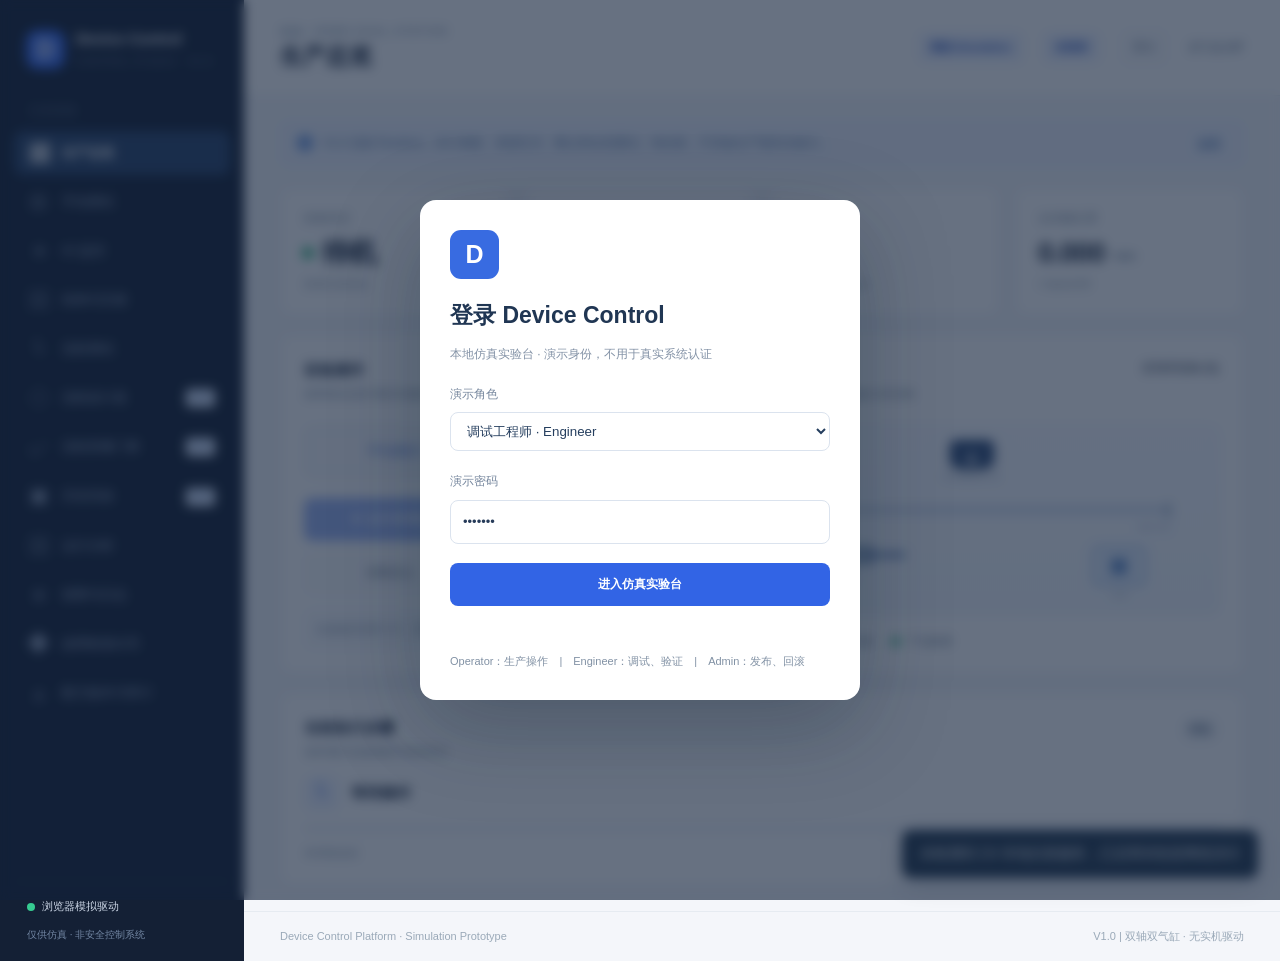
<file: tests/fixtures/DeviceControl_V1.0_Preview.html>
<!doctype html>
<html lang="zh-CN">
<head>
  <meta charset="utf-8">
  <meta name="viewport" content="width=device-width,initial-scale=1">
  <meta name="color-scheme" content="light">
  <title>Device Control V1.0 · 设备控制实验台</title>
  <style>
:root{--ink:#16243b;--muted:#7b8b9f;--accent:#3264e5;--accent-dark:#204bb7;--border:#e6ebf1;--bg:#f4f6fa;--green:#139a65;--red:#d34c58;--amber:#b47a26;--sidebar:#142035}*{box-sizing:border-box}body{margin:0;font:14px/1.55 Inter,'Segoe UI','Microsoft YaHei',Arial,sans-serif;color:var(--ink);background:var(--bg)}button,input{font:inherit}button{cursor:pointer}button:disabled{opacity:.48;cursor:not-allowed}.app-shell{display:flex;min-height:100vh}.sidebar{width:244px;background:var(--sidebar);color:#c1cbdc;flex-shrink:0;display:flex;flex-direction:column;padding:26px 14px 18px}.brand{padding:4px 12px 34px;display:flex;align-items:center;gap:11px;color:white}.brand b{display:block;font-weight:730;font-size:15px;line-height:1.15}.brand small{display:block;color:#8393aa;font-size:9px;letter-spacing:1.45px;margin-top:7px}.brand-mark{width:39px;height:39px;background:#386aee;border-radius:12px;color:white;display:grid;place-items:center;font-size:25px;font-weight:750}.section-label{font-size:10px;letter-spacing:2px;color:#7b8ba4;padding:0 15px 12px}.navigation{display:grid;gap:5px}.nav-item{border:0;background:none;color:#a4b2ca;display:flex;align-items:center;text-align:left;gap:13px;border-radius:9px;padding:12px 15px;font-size:13px}.nav-item:hover{background:#263650;color:white}.nav-item.active{background:#294369;color:white;font-weight:650}.nav-icon{font-size:20px;width:20px;text-align:center;line-height:1}.sidebar-bottom{margin-top:auto;padding:16px 13px 0;border-top:1px solid #304158;font-size:11px;color:#cbd5e5;display:grid;grid-template-columns:9px 1fr;gap:6px;align-items:center}.connection-dot{width:8px;height:8px;background:#36cb91;border-radius:50%}.sidebar-bottom small{grid-column:1/3;color:#7387a4;font-size:10px;margin-top:6px}.main{min-width:0;display:flex;flex:1;flex-direction:column}.topbar{height:96px;background:white;border-bottom:1px solid var(--border);padding:22px 36px;display:flex;justify-content:space-between;align-items:center}.topbar h1{font-size:23px;font-weight:740;line-height:1.2;margin:4px 0 0}.eyebrow{letter-spacing:1.5px;text-transform:uppercase;font-size:10px;font-weight:600;color:#90a1b4}.topright{display:flex;align-items:center;gap:20px}.mode-chip{background:#edf2ff;color:var(--accent-dark);padding:7px 12px;border-radius:6px;font-weight:650;font-size:11px}.clock{color:var(--muted);font-variant-numeric:tabular-nums;font-weight:550}.content{padding:25px 36px;max-width:1560px;width:100%;margin:0 auto;flex:1}.notice{padding:11px 16px;background:#edf2fd;border:1px solid #dce7fc;border-radius:9px;display:flex;align-items:center;gap:10px;color:#50729e;font-size:12px;margin-bottom:22px}.notice-icon{background:#6794df;color:white;border-radius:50%;width:16px;height:16px;display:grid;place-items:center;font-size:11px;font-weight:bold;flex-shrink:0}.text-button{margin-left:auto;border:0;background:transparent;color:#3364a7;text-decoration:underline}.help-panel{padding:13px 17px;background:white;border-radius:8px;border:1px solid var(--border);color:#567;margin:-12px 0 19px}.hidden{display:none!important}.panel{display:none}.panel.active{display:block}.four-grid{display:grid;grid-template-columns:repeat(4,minmax(0,1fr));gap:16px}.stat-card,.card{background:white;border:1px solid var(--border);border-radius:12px;box-shadow:0 2px 10px #21344805}.stat-card{padding:20px 22px}.stat-label{font-size:12px;color:var(--muted)}.stat-value{margin:8px 0 3px;font-size:28px;font-weight:750;letter-spacing:-.7px;line-height:1.25;display:flex;align-items:center;gap:9px;font-variant-numeric:tabular-nums}.stat-card small{color:#91a0af;font-size:11px}.state-dot,.tiny-indicator{display:inline-block;border-radius:50%;width:10px;height:10px;background:#a6b3c5;flex-shrink:0}.state-dot.ok,.tiny-indicator.ok{background:#13a76b;box-shadow:0 0 0 4px #e3f7ed}.state-dot.running{background:#3568ed;box-shadow:0 0 0 4px #e8eeff}.state-dot.error,.tiny-indicator.error{background:#e15862;box-shadow:0 0 0 4px #fbe9eb}.unit{font-size:13px;color:var(--muted);align-self:end;padding-bottom:6px}.dashboard-grid{display:grid;grid-template-columns:minmax(315px,.92fr) minmax(400px,1.25fr);gap:18px;margin-top:18px}.card{padding:23px}.card-head{display:flex;justify-content:space-between;align-items:start;gap:12px;margin-bottom:21px}.card-head h2,.section-intro h2{font-size:15px;margin:0 0 4px;font-weight:750}.card-head p,.section-intro p{margin:0;color:var(--muted);font-size:12px}.pill{padding:5px 9px;background:#e8f6ef;color:#179562;border-radius:20px;font-size:11px;white-space:nowrap;font-weight:650}.pill.neutral{background:#f2f4f7;color:#65778e}.pill.alert{background:#fff0f0;color:#d84855}.mode-toggle{background:#f2f5fa;border-radius:9px;padding:5px;display:flex;margin:18px 0 20px}.mode-toggle button{border:0;background:none;flex:1;padding:11px 12px;color:#7b8ba1;border-radius:7px;font-weight:650}.mode-toggle button.selected{background:white;box-shadow:0 1px 6px #09244414;color:#305fd4}.action-grid{display:grid;grid-template-columns:1fr 1fr;gap:10px;margin-bottom:11px}.btn{border:1px solid transparent;border-radius:8px;padding:11px 14px;font-size:12px;font-weight:700;transition:background .15s}.btn:hover:not(:disabled){filter:brightness(.97)}.btn-primary{background:#3264e5;color:white}.btn-danger{background:#fff0f1;border-color:#ffe0e3;color:#ca4c56}.btn-light{background:#f6f8fb;border-color:#e7ebf1;color:#465c77}.control-hint{background:#f8fafd;color:#8191a7;padding:12px;border-radius:7px;font-size:11px;margin-top:14px}.machine-diagram{background:linear-gradient(180deg,#f8faff,#f3f7fc);border:1px dashed #d7e0ed;border-radius:10px;min-height:190px;padding:14px 25px 12px;position:relative;overflow:hidden}.camera-sim{display:flex;align-items:center;flex-direction:column;font-size:9px;letter-spacing:1px;color:#92a2b7;gap:2px}.camera-shape{display:grid;place-items:center;width:44px;height:29px;background:#304d79;color:white;border-radius:6px 6px 10px 10px;font-size:24px;box-shadow:0 4px 13px #18263c28}.axis-track{margin:22px 24px 8px;height:6px;background:#c9d5e9;border-radius:4px;position:relative}.axis-track:before{content:'';position:absolute;height:15px;left:0;right:0;top:-4px;border-left:3px solid #879eba;border-right:3px solid #879eba}.axis-origin,.axis-end{position:absolute;top:14px;font-size:9px;color:#90a3b9}.axis-end{right:0}.axis-carriage{position:absolute;top:-7px;width:28px;height:20px;background:#386ae6;border:3px solid white;border-radius:5px;box-shadow:0 3px 9px #234c9a4a;transform:translateX(-50%);transition:left .15s linear;z-index:2}.carriage-label{font-size:9px;color:#4271d2;position:absolute;top:-18px;left:6px;font-weight:700}.machine-bottom{display:flex;justify-content:space-between;align-items:center;padding:25px 48px 0}.cylinder-sim{display:grid;gap:7px;justify-items:center;color:#90a1b6;font-size:9px}.cylinder-body{height:18px;width:76px;background:#a8b9d1;border:3px solid #819ab6;border-radius:4px;position:relative}.cylinder-rod{position:absolute;width:39px;height:6px;background:#7793bf;left:66px;top:3px;transition:width .3s}.cylinder-rod.extended{width:60px}.product-symbol{display:grid;place-items:center;border:2px solid #9fbee6;background:#e5effc;width:54px;height:40px;border-radius:7px;color:#4d7ec3;font-size:24px;position:relative}.product-symbol small{font-size:9px;position:absolute;bottom:-19px;color:#91a2b6}.product-symbol.absent{opacity:.15}.device-health{display:flex;gap:19px;padding-top:18px;font-size:11px;color:#657890;flex-wrap:wrap}.device-health>div{display:flex;align-items:center;gap:9px}.tiny-indicator{width:7px;height:7px}.progress-card{margin-top:18px}.progress-card .card-head{margin-bottom:10px}.current-step{display:flex;align-items:center;gap:12px;font-size:15px;margin:14px 0}.step-icon{display:grid;place-items:center;background:#eef3ff;color:#3f6de2;border-radius:9px;width:35px;height:35px;font-size:22px}.progress-rail{height:7px;background:#edf1f7;border-radius:12px;overflow:hidden}.progress-rail div{height:100%;background:#4272e9;width:0%;transition:width .2s}.step-foot{display:flex;justify-content:space-between;margin-top:13px;font-size:11px;color:#8a9aae}.section-intro{margin-bottom:22px}.section-intro h2{font-size:20px}.section-intro p{font-size:13px}.two-grid{display:grid;grid-template-columns:repeat(2,minmax(0,1fr));gap:18px}.readout{background:#f6f8fc;border-radius:9px;padding:16px 18px;display:flex;justify-content:space-between;align-items:center;margin:15px 0}.readout span{color:#75869c;font-size:12px}.readout strong{font-size:25px;color:#233a5a}.readout strong small{font-size:12px;color:#9baabe}.keyvalue{padding:10px 0;display:flex;justify-content:space-between;color:#7e8fa3;font-size:12px;border-bottom:1px solid #eef1f5}.keyvalue b{color:#365072;font-weight:650}.btn-row{display:flex;gap:9px;margin-top:19px;flex-wrap:wrap}.btn-row button{flex:1}.field-label{font-size:12px;color:#74859c;display:block;margin:21px 0 9px}.input-row{display:flex;gap:9px}.input-row input{width:100%;min-width:0;border:1px solid #dbe3ee;border-radius:8px;padding:11px 12px;outline:none}.input-row input:focus{border-color:#6589ed}.full{width:100%}.divider{border-top:1px solid #eef1f5;margin:22px 0}.signal-list{display:grid;gap:3px}.signal-row{display:grid;grid-template-columns:25px 1fr auto;align-items:center;gap:11px;border-bottom:1px solid #f0f2f6;padding:13px 0}.signal-index{font-size:10px;color:#9caabe}.signal-text b{display:block;font-size:12px}.signal-text small{display:block;font-size:10px;color:#8fa0b5;margin-top:2px}.signal-control{display:flex;gap:13px;align-items:center}.signal-indicator{display:flex;align-items:center;gap:7px;font-size:11px;color:#8698ae;font-weight:700}.led{width:9px;height:9px;border-radius:50%;background:#d6dce7}.led.on{background:#27b584;box-shadow:0 0 0 3px #e7f8ef}.switch{width:34px;height:19px;background:#ccd7e4;border:0;border-radius:11px;position:relative;transition:background .2s}.switch:before{content:'';position:absolute;width:13px;height:13px;border-radius:50%;background:white;top:3px;left:3px;transition:left .2s}.switch.on{background:#4273e9}.switch.on:before{left:18px}.sequence-list{display:grid;gap:0}.sequence-row{display:flex;gap:15px;align-items:center;padding:14px 7px;border-bottom:1px solid #edf1f5;color:#8c9aab}.sequence-number{display:grid;place-items:center;width:30px;height:30px;border:1px solid #dbe2ec;border-radius:50%;font-size:11px;flex-shrink:0}.sequence-row.current{color:#2c5ed7;background:#f5f8ff;font-weight:700}.sequence-row.current .sequence-number{background:#3e70eb;color:white;border-color:#3e70eb}.sequence-label{flex:1}.sequence-row small{font-size:11px}.event-list{max-height:500px;overflow:auto}.event-row{display:grid;grid-template-columns:94px 70px 1fr;gap:10px;align-items:center;padding:11px 0;border-bottom:1px solid #edf1f5;font-size:12px}.event-row time{color:#93a2b6;font-variant-numeric:tabular-nums}.loglevel{font-size:10px;font-weight:750;color:#4b709c}.loglevel.Error{color:#dc4a55}.loglevel.Warning{color:#ae7a25}.alarm-empty{padding:16px;background:#f6f8fb;color:#8191a3;border-radius:8px}.alarm-active{padding:16px;background:#fff2f1;color:#bd4552;border-radius:8px}.footer{display:flex;justify-content:space-between;padding:16px 36px;border-top:1px solid var(--border);font-size:11px;color:#9aa9b8}.toast{position:fixed;bottom:22px;right:22px;padding:13px 18px;max-width:380px;border-radius:9px;background:#233950;color:white;box-shadow:0 6px 25px #17274130;z-index:20}.toast.error{background:#b83a46}@media(max-width:1100px){.sidebar{width:210px}.topbar{padding:22px}.content{padding:20px}.four-grid{grid-template-columns:repeat(2,minmax(0,1fr))}.dashboard-grid{grid-template-columns:1fr}.machine-diagram{min-height:190px}}@media(max-width:700px){.app-shell{display:block}.sidebar{width:100%;padding:12px}.brand{padding:4px 5px 12px}.section-label,.sidebar-bottom{display:none}.navigation{display:flex;overflow:auto;gap:2px}.nav-item{white-space:nowrap;padding:9px 10px;font-size:11px}.nav-icon{display:none}.topbar{height:85px;padding:13px}.topbar h1{font-size:21px}.topright{gap:7px}.clock{display:none}.content{padding:14px}.four-grid{gap:9px}.stat-card{padding:15px}.stat-value{font-size:22px}.two-grid{grid-template-columns:1fr}.card{padding:17px}.footer{padding:13px}.notice{font-size:11px}.machine-bottom{padding-left:10px;padding-right:10px}}

.select-field{width:100%;background:white;border:1px solid #dbe3ee;border-radius:8px;padding:10px 12px;color:#253e5e;outline:none}.mini-grid{display:grid;grid-template-columns:repeat(auto-fit,minmax(180px,1fr));gap:12px}.mini-item{background:#f6f8fc;border:1px solid #e9eef5;border-radius:9px;padding:14px}.mini-item b{display:block;font-size:13px}.mini-item small{display:block;color:#8293ab;margin-top:5px;font-size:11px}.mini-item strong{display:block;margin-top:11px;font-size:17px;color:#3264e5}.mapping-table{max-height:650px;overflow:auto}.mapping-row{display:grid;grid-template-columns:48px 1fr 55px;gap:9px;align-items:center;padding:11px 1px;border-bottom:1px solid #edf1f5;font-size:12px}.mapping-row b{display:block;font-size:12px}.mapping-row small{display:block;color:#8c9fb4;font-size:10px}.map-chip{background:#eff3fb;border-radius:5px;color:#45638d;padding:3px 5px;text-align:center;font-size:10px}.interlock-card{border-bottom:1px solid #edf1f5;padding:12px 1px}.interlock-card b{font-size:12px}.interlock-card small{display:block;color:#8193a8;font-size:11px;margin-top:4px}.interlock-card .pass{color:#149968}.interlock-card .block{color:#d45460}.connection-error{background:#fff1f1;color:#ac3949;border:1px solid #ffdadd;border-radius:8px;padding:13px;margin:10px 0}.top-chip{display:inline-flex;gap:6px;align-items:center}.param-note{font-size:11px;color:#8293ab}.section-intro{display:block}

/* V0.3 simulation cycle analytics */
.history-list{display:grid;gap:7px;margin-top:16px;max-height:520px;overflow:auto}
.history-row{width:100%;border:1px solid #e8edf5;text-align:left;border-radius:9px;padding:12px;background:white;display:grid;grid-template-columns:minmax(100px,1fr) 65px 60px;gap:9px;align-items:center;color:#233950}
.history-row:hover,.history-row.selected{background:#f1f5ff;border-color:#a9bdf9}
.history-row small{display:block;font-size:10px;font-weight:400;color:#91a1b5;margin-top:3px}
.history-row strong{font-size:12px;text-align:right;font-variant-numeric:tabular-nums}
.outcome{font-size:10px;color:#697e99;font-weight:700}
.outcome.Completed{color:#169b6b}.outcome.Failed{color:#ca4753}.outcome.Stopped,.outcome.Canceled{color:#a77825}
.timing-list{max-height:620px;overflow:auto}.timing-row{border-bottom:1px solid #e8edf5;padding:14px 0}.timing-top{display:flex;gap:8px;align-items:center;font-size:11px}.timing-top b:first-child{flex:1}.timing-top b:last-child{color:#536f96;white-space:nowrap}
.timing-rail{height:6px;background:#edf2f9;border-radius:6px;margin:10px 0 5px}.timing-rail>div{height:100%;background:#5a80df;border-radius:6px;min-width:2px}
.error-line{color:#c44c56;font-size:11px}.empty-state{color:#93a0b0;font-size:12px;padding:20px 8px;text-align:center}
.alarm-guidance{border:1px solid #f4d5b8;background:#fff9f0;border-radius:8px;padding:16px;margin-top:11px}
.alarm-guidance b{color:#a36a20;display:block}.alarm-guidance span{display:block;font-size:11px;color:#9d8b73;margin:4px 0}
.alarm-guidance p{color:#69563c;margin:8px 0 0;font-size:12px}
@media(max-width:700px){.history-row{grid-template-columns:minmax(65px,1fr) 50px 50px;padding:9px}.timing-top{flex-wrap:wrap}}

/* V0.4 software governance */
.login-overlay{position:fixed;inset:0;z-index:100;background:rgba(18,34,58,.64);backdrop-filter:blur(6px);display:flex;align-items:center;justify-content:center;padding:16px}
.login-overlay.hidden{display:none}.login-dialog{width:min(440px,100%);background:white;border-radius:16px;box-shadow:0 28px 90px #07182b47;padding:30px;color:#203653}
.login-logo{background:#386be1;color:white;border-radius:11px;display:grid;place-items:center;width:49px;height:49px;font-weight:800;font-size:25px;margin-bottom:19px}
.login-dialog h2{font-size:23px;margin:0 0 9px}.login-dialog p{font-size:12px;color:#8392a6}.login-dialog small{display:block;color:#8191a4;margin-top:19px;font-size:11px;line-height:1.7}
.login-input{padding:11px 12px;border:1px solid #dbe3ee;border-radius:8px;display:block;width:100%;font-size:13px;color:#263b59;background:white;box-sizing:border-box}.login-input:focus{outline:2px solid #bdd0ff;outline-offset:1px}
.login-error{font-size:12px;color:#cf3948;margin-top:9px;min-height:18px}
.three-governance{display:grid;grid-template-columns:minmax(0,1fr) minmax(0,1.3fr);gap:18px}
.recipe-details{display:grid;gap:9px;margin:15px 0}.recipe-details .keyvalue{margin:0}.recipe-version-list{max-height:340px;overflow:auto;display:grid;gap:8px}
.recipe-item{padding:12px;border:1px solid #e1e8f3;border-radius:9px;background:#fff;width:100%;text-align:left;display:grid;gap:4px;color:#304861}
.recipe-item:hover,.recipe-item.selected{border-color:#6290e5;background:#f1f6ff}.recipe-item strong{font-size:13px}.recipe-item small{font-size:10px;color:#8194aa}.recipe-item .pill{justify-self:start;font-size:10px}
.audit-scroll{overflow:auto;max-height:380px}.audit-table{width:100%;border-collapse:collapse;min-width:730px;text-align:left;font-size:11px}.audit-table th{background:#f5f7fc;color:#74859e;font-size:10px;padding:10px;position:sticky;top:0}.audit-table td{padding:11px 10px;border-bottom:1px solid #eef1f5;vertical-align:top;color:#4d647f}.audit-table .denied{color:#d94d55;font-weight:700}.audit-pages{margin-top:13px;display:flex;justify-content:space-between;align-items:center;gap:12px;font-size:11px;color:#8c9bae}.audit-pages>div{display:flex;gap:8px}
.checklist{display:grid;gap:8px}.check-row{display:flex;gap:10px;align-items:center;padding:12px;border:1px solid #e9edf5;border-radius:8px;font-size:12px}.check-row .check-icon{font-size:14px;width:21px;text-align:center}.check-row.pass .check-icon{color:#18a875}.check-row.fail .check-icon{color:#cb5f52}.recovery-step{display:flex;align-items:start;gap:12px;padding:13px 0;border-bottom:1px solid #edf0f5}.recovery-step>span{background:#edf4ff;color:#4772d8;padding:7px;border-radius:8px;font-size:11px}.recovery-step b{font-size:12px;display:block}.recovery-step small{display:block;font-size:11px;color:#8495aa;margin-top:5px}
@media(max-width:1050px){.three-governance{grid-template-columns:1fr}.login-dialog{padding:20px}}

/* V0.5 flow debug workspace */
.flow-toolbar{display:flex;flex-wrap:wrap;align-items:center;gap:14px;margin-bottom:16px;}
.flow-meta{flex:1;min-width:200px}.flow-meta h2{margin:3px 0 5px;font-size:18px}.flow-actions{display:flex;flex-wrap:wrap;gap:6px;margin:0}
.flow-layout{display:grid;grid-template-columns:minmax(0,1.25fr) minmax(300px,.92fr);gap:16px;align-items:start}
.flow-right{display:grid;gap:16px;min-width:0}
.flow-node{border:1px solid var(--border,#e4e9f0);border-radius:11px;padding:11px 12px;margin:6px 0;background:#fff;position:relative}
.flow-node.active{border-color:#4690d7;background:#f1f8ff;box-shadow:0 0 0 2px rgba(58,134,210,.10)}
.flow-node.finished{border-color:#bde3cc;background:#fbfffc}
.flow-node.failed{border-color:#f3bcc1;background:#fff7f7}
.flow-node.paused{border-color:#edcb81;background:#fffaf0}
.flow-node-main{display:flex;align-items:center;gap:11px;min-width:0}.flow-node-main>.flow-title{flex:1;min-width:0}
.flow-title strong{display:block;font-size:13px}.flow-title small{display:block;font-size:11px;color:#77849a;padding-top:3px}
.flow-index{font-family:monospace;min-width:23px;color:#8a98aa;font-size:11px}
.break-dot{width:22px;height:22px;border:1px solid #ccd6e2;border-radius:50%;background:white;cursor:pointer;color:#94a1b2;font-size:12px}
.break-dot.on{background:#ce4b5c;border-color:#ce4b5c;color:white}
.break-dot:disabled{opacity:.4;cursor:not-allowed}
.flow-children{margin:10px 0 0 34px;padding-left:12px;border-left:2px dashed #b7cee6}
.flow-child{font-size:12px;display:flex;gap:9px;align-items:center;padding:7px 6px;margin:4px 0;background:#eef5fb;border-radius:7px}
.flow-child strong{font-weight:600}.flow-status-text{font-size:11px;color:#61748b;white-space:nowrap}
.flow-vars{display:grid;gap:9px}.flow-var{display:flex;align-items:start;justify-content:space-between;gap:12px;border-bottom:1px solid #edf0f6;padding:8px 0;font-size:12px}
.flow-var span{color:#75849a}.flow-var b{max-width:65%;text-align:right;overflow-wrap:anywhere}
.resource-list{margin-top:14px;display:flex;gap:6px;flex-wrap:wrap}.resource-chip{font-size:11px;padding:6px 9px;border-radius:7px;background:#f0f4fa;color:#53708e}
.flow-traces{display:grid;gap:7px;max-height:450px;overflow-y:auto}.trace-row{border:1px solid #e8edf4;border-radius:9px;padding:9px;font-size:11px;line-height:1.7}
.trace-top{display:flex;justify-content:space-between;gap:8px;align-items:center}.trace-top b{font-size:12px}.trace-row small{color:#77849a}.trace-failed{color:#a72e45}.trace-completed{color:#28845c}.trace-canceled{color:#ac6635}
@media(max-width:1100px){.flow-layout{grid-template-columns:1fr}}

/* V0.6 workflow studio */
.nav-beta{margin-left:auto;font-size:9px;border-radius:4px;background:#e7f0ff;color:#3266c0;padding:2px 4px}
.studio-bar{display:flex;align-items:center;justify-content:space-between;gap:18px;margin-bottom:15px;flex-wrap:wrap}.studio-bar h2{margin:5px 0}.studio-bar small{color:#8896ac}
.studio-layout{display:grid;grid-template-columns:minmax(210px,.77fr) minmax(300px,1.5fr) minmax(220px,.88fr);gap:14px;align-items:start}
.studio-left,.studio-right{display:grid;gap:14px;min-width:0}.studio-palette{display:grid;grid-template-columns:1fr 1fr;gap:8px}
.studio-palette button{font-family:inherit;background:#f7faff;border:1px solid #dce7f7;color:#446283;font-size:11px;padding:11px 7px;border-radius:9px;text-align:left;cursor:pointer}
.studio-palette button:hover{border-color:#78a0e4;background:#ecf4ff}
.studio-palette button:disabled{opacity:.45;cursor:not-allowed}
.studio-versions{display:grid;gap:7px;max-height:350px;overflow:auto;margin-bottom:10px}
.studio-version{text-align:left;border:1px solid #e2eaf4;background:#fff;border-radius:8px;padding:9px;display:grid;grid-template-columns:1fr auto;gap:5px;color:#51657d;cursor:pointer}
.studio-version.selected{border-color:#5b8be9;background:#f1f7ff}.studio-version b{font-size:12px;color:#344e70}.studio-version small{grid-column:1/-1;font-size:10px;color:#8292a4}
.studio-graph{min-height:570px}.studio-start,.studio-end{margin:0 auto;text-align:center;border-radius:7px;padding:8px;max-width:140px;font-weight:750;letter-spacing:.12em;font-size:11px;color:#4772bf;background:#eff5ff}
.studio-end{background:#eef8f4;color:#16855f}.studio-link{height:27px;display:flex;justify-content:center;align-items:center;color:#7da1d2;font-size:19px;position:relative}
.studio-link:before{content:"";position:absolute;height:14px;border-left:2px solid #abc5e3;top:0;left:50%;z-index:0}.studio-link span{z-index:1;background:#fff}
.studio-node{border:1px solid #dce5f0;border-radius:11px;background:#fff;display:flex;align-items:center;padding:5px;gap:3px;box-shadow:0 3px 12px #213b550a}
.studio-node.chosen{border-color:#5e90e8;background:#f5f9ff;box-shadow:0 0 0 2px #6b9bf321}.studio-node-body{border:0;background:none;display:flex;align-items:center;gap:12px;text-align:left;flex:1;padding:9px;min-width:0;cursor:pointer}
.studio-node-body b{display:block;color:#304a69;font-size:12px}.studio-node-body small{display:block;color:#8191a6;font-size:10px;margin-top:4px}.studio-index{color:#8a9db4;font-size:10px;font-family:monospace}.studio-node-icon{background:#eaf2ff;border-radius:8px;width:27px;height:27px;display:grid;place-items:center;color:#4c7cce}
.studio-grip{cursor:grab;color:#a4b0c0;padding:8px}.studio-branch-grid{display:grid;grid-template-columns:repeat(2,minmax(0,1fr));gap:9px;margin:10px 10px 3px;position:relative}
.studio-branch-grid:before{content:"";position:absolute;top:-10px;left:25%;right:25%;border-top:2px solid #b1c9e4}.studio-branch{border:1px dashed #afc5df;background:#f7faff;color:#49617a;cursor:pointer;border-radius:8px;padding:8px;min-width:0;text-align:left;display:grid;gap:4px}
.studio-branch.chosen{border-style:solid;border-color:#5d8feb}.studio-branch span{font-size:9px;color:#5484bb}.studio-branch strong{font-size:11px}.studio-branch small{font-size:9px;overflow-wrap:anywhere}
.studio-inspector-title{display:flex;align-items:center;justify-content:space-between;margin-bottom:8px;gap:10px}.studio-inspector-title strong{font-size:12px;color:#5075a0}.studio-inspector-title .btn{padding:6px 8px}
#studioInspector .field-label{display:block;margin-bottom:10px}#studioInspector .field-label input,#studioInspector .field-label select{margin-top:5px}.studio-validation{display:grid;gap:9px}.studio-valid{color:#17885e;font-size:12px}.studio-invalid,.studio-error{color:#c25163;font-size:12px}.studio-validation small{font-size:11px;color:#8191a1}
@media(max-width:1350px){.studio-layout{grid-template-columns:minmax(210px,1fr) minmax(360px,2fr)}.studio-right{grid-column:1/-1;grid-template-columns:1fr 1fr}}@media(max-width:830px){.studio-layout{grid-template-columns:1fr}.studio-right{grid-column:auto;grid-template-columns:1fr}}

/* V0.7 editing and historical replay */
.studio-tools{padding:12px 16px;margin-bottom:14px;display:flex;align-items:center;justify-content:space-between;flex-wrap:wrap;gap:10px}.studio-tools small{color:var(--muted);font-size:11px}.studio-diff{display:grid;gap:8px;max-height:290px;overflow:auto}.diff-summary{font-size:11px;color:var(--muted);margin-bottom:6px}.diff-entry{display:flex;gap:9px;align-items:flex-start;padding:8px;border:1px solid var(--border);border-radius:8px;background:#f9fbfd}.diff-entry span{font-size:11px;font-weight:700;min-width:32px;color:#5266ae}.diff-entry.added span{color:#188d61}.diff-entry.removed span{color:#c65662}.diff-entry.moved span{color:#ac7c23}.diff-entry small{color:#506077;overflow-wrap:anywhere}
.replay-info{display:flex;justify-content:space-between;align-items:center;margin-bottom:16px;padding:16px 20px;gap:12px}.replay-info h2{font-size:13px;margin:5px 0 0}.replay-layout{display:grid;grid-template-columns:minmax(200px,.95fr) minmax(370px,1.65fr) minmax(275px,1.3fr);gap:16px;align-items:start}.replay-runs{display:grid;gap:8px;max-height:620px;overflow:auto}.replay-run,.replay-event{border:1px solid var(--border);border-radius:9px;background:#fff;text-align:left;padding:10px 12px;color:var(--ink);display:flex;gap:8px;align-items:center;width:100%}.replay-run{display:grid}.replay-run b,.replay-event b{font-size:12px}.replay-run span,.replay-event small{font-size:11px;color:var(--muted);display:block}.replay-run.selected,.replay-event.selected{border-color:#86a7ed;background:#eef4ff}.replay-timeline{max-height:460px;overflow:auto;display:grid;gap:7px}.replay-order{font-weight:750;background:#f0f3f9;border-radius:6px;padding:5px 8px;color:#7184a1}.replay-controls{border-bottom:1px solid var(--border);padding-bottom:12px;margin-bottom:12px}.replay-controls .btn-row{flex-wrap:wrap}.replay-controls input[type=range]{width:85%;margin:14px 0 0}.replay-watch{max-height:490px;overflow:auto}.replay-watch-grid{display:grid;gap:6px}.replay-watch-row{padding:8px;background:#f7f9fd;border:1px solid var(--border);border-radius:7px;display:grid;grid-template-columns:1fr 1fr;gap:9px;align-items:center}.replay-watch-row b{font-size:11px;font-weight:650;word-break:break-word}.replay-watch-row code{font-size:11px;color:#2a579a;text-align:right;overflow-wrap:anywhere}@media(max-width:1380px){.replay-layout{grid-template-columns:1fr 1.5fr}.replay-layout>.card:last-child{grid-column:1/-1}}@media(max-width:850px){.replay-layout{grid-template-columns:1fr}.replay-layout>.card:last-child{grid-column:auto}}

/* V0.8 quality dashboard */
.quality-header{display:flex;align-items:center;justify-content:space-between;flex-wrap:wrap;gap:12px}
.quality-header h2{display:flex;align-items:center;gap:12px;flex-wrap:wrap}
.quality-case,.quality-custom{display:flex;align-items:center;gap:12px;padding:12px 3px;border-bottom:1px solid #edf0f4}
.quality-case>div,.quality-custom>div{display:flex;flex-direction:column;gap:5px;min-width:0;flex:1}
.quality-case small,.quality-custom small{color:#778191;font-size:12px;line-height:1.5;overflow-wrap:anywhere}
.quality-check{width:27px;height:27px;border-radius:8px;display:flex;align-items:center;justify-content:center;font-weight:800;background:#ebf7ef;color:#25864b}
.quality-case.fail .quality-check{background:#fff0ed;color:#bd443b}
.quality-issue{padding:11px 12px;border-radius:8px;background:#f3f6fc;font-size:13px;margin-bottom:9px;line-height:1.5}
.quality-issue.bad{background:#fff1f0;color:#ae3230}.quality-issue.good{background:#eff9f3;color:#21864b}
.quality-form{display:grid;grid-template-columns:1fr 1fr;gap:9px 12px}
.quality-schema>div{padding:12px 0;display:flex;justify-content:space-between;gap:12px;border-bottom:1px solid #edf0f4;flex-wrap:wrap}
.quality-schema small{color:#7b8696}
.quality-bar-row{display:grid;grid-template-columns:minmax(200px,1fr) 45%;align-items:center;gap:16px;padding:10px 0;border-bottom:1px solid #f0f2f5}
.quality-bar-row>div:first-child{display:flex;flex-direction:column;gap:4px}.quality-bar-row small{font-size:11px;color:#7a8796}
.quality-track{height:10px;border-radius:8px;background:#eef3fa;overflow:hidden}.quality-track>div{height:100%;background:#3d76c8;border-radius:8px}
@media(max-width:820px){.quality-form{grid-template-columns:1fr}.quality-bar-row{grid-template-columns:1fr}}

.quality-metrics-grid{display:grid;grid-template-columns:repeat(3,minmax(0,1fr));gap:15px}
@media(max-width:700px){.quality-metrics-grid{grid-template-columns:1fr}}

</style>
</head>
<body>
<div class="app-shell">
  <aside class="sidebar">
    <div class="brand"><div class="brand-mark">D</div><div><b>Device Control</b><small>CONTROL STUDIO · V1.0</small></div></div>
    <div class="section-label">工作空间</div>
    <nav class="navigation" aria-label="页面导航">
      <button data-tab="dashboard" class="nav-item active"><span class="nav-icon">▦</span>生产总览</button>
      <button data-tab="manual" class="nav-item"><span class="nav-icon">⚙</span>手动调试</button>
      <button data-tab="io" class="nav-item"><span class="nav-icon">◉</span>IO 监控</button>
      <button data-tab="config" class="nav-item"><span class="nav-icon">▤</span>机构与互锁</button>
      <button data-tab="sequence" class="nav-item"><span class="nav-icon">↳</span>流程调试</button>
      <button data-tab="workflow" class="nav-item"><span class="nav-icon">◇</span>流程设计器 <span class="nav-beta">NEW</span></button>
      <button data-tab="quality" class="nav-item"><span class="nav-icon">✓</span>流程质量门禁 <span class="nav-beta">NEW</span></button>
      <button data-tab="replay" class="nav-item"><span class="nav-icon">▣</span>历史回放 <span class="nav-beta">NEW</span></button>
      <button data-tab="analytics" class="nav-item"><span class="nav-icon">▥</span>运行分析</button>
      <button data-tab="events" class="nav-item"><span class="nav-icon">≡</span>报警与日志</button>
      <button data-tab="recovery" class="nav-item"><span class="nav-icon">✚</span>故障恢复向导</button>
      <button data-tab="governance" class="nav-item"><span class="nav-icon">♙</span>配方版本与审计</button>
    </nav>
    <div class="sidebar-bottom"><div class="connection-dot"></div><span id="connectionLabel">检查服务连接…</span><small>仅供仿真 · 非安全控制系统</small></div>
  </aside>
  <main class="main">
    <header class="topbar">
      <div><div class="eyebrow">设备 / DEMO-DUAL-STATION</div><h1 id="pageTitle">生产总览</h1></div>
      <div class="topright"><span class="mode-chip" id="sourceMode">初始化中</span><span class="mode-chip" id="userLabel">未登录</span><button id="logoutButton" class="btn btn-light" style="padding:8px 11px" disabled>退出</button><span class="clock" id="clock">--:--:--</span></div>
    </header>
    <div class="content">
      <div class="notice"><span class="notice-icon">i</span><span>V1.0 流程 Runtime：并行调度、资源互斥、断点单步及重试。纯仿真，不具备生产级安全能力。</span><button id="helpToggle" class="text-button">说明</button></div>
      <div id="help" class="help-panel hidden">离线打开时使用浏览器内置仿真。启动 .NET 后端并由 5173 静态服务访问前端时，连接本地 API 仿真。控制动作都由软件普通互锁约束，但这不能替代机械安全系统。后端连接丢失时会锁定控制，禁止无提示自动切换到另一台模拟设备。</div>
      <div id="toast" role="status" class="toast hidden"></div>
      <div id="loginOverlay" class="login-overlay">
        <div class="login-dialog">
          <div class="login-logo">D</div><h2>登录 Device Control</h2>
          <p>本地仿真实验台 · 演示身份，不用于真实系统认证</p>
          <form id="loginForm">
            <label class="field-label" for="loginUser">演示角色</label>
            <select id="loginUser" class="select-field"><option value="operator">操作员 · Operator</option><option value="engineer" selected>调试工程师 · Engineer</option><option value="admin">管理员 · Admin</option></select>
            <label class="field-label" for="loginPassword">演示密码</label>
            <input id="loginPassword" class="login-input" type="password" value="demo123" autocomplete="off" required>
            <button class="btn btn-primary full" type="submit" style="margin-top:19px">进入仿真实验台</button>
            <div id="loginError" class="login-error" role="alert"></div>
          </form><small>Operator：生产操作　|　Engineer：调试、验证　|　Admin：发布、回滚</small>
        </div>
      </div>

      <section id="panel-dashboard" class="panel active">
        <div class="four-grid kpi-grid">
          <div class="stat-card"><div class="stat-label">设备状态</div><div class="stat-value"><span id="stateDot" class="state-dot"></span><span id="stateValue">—</span></div><small id="stateSubtitle">等待连接</small></div>
          <div class="stat-card"><div class="stat-label">生产模式</div><div class="stat-value" id="modeValue">—</div><small>手动 / 自动模式互锁</small></div>
          <div class="stat-card"><div class="stat-label">完成周期</div><div class="stat-value" id="cyclesValue">0</div><small>单周期仿真运行</small></div>
          <div class="stat-card"><div class="stat-label">运动轴位置</div><div class="stat-value"><span id="axisValue">0.000</span><span class="unit">mm</span></div><small id="axisSub">X Axis</small></div>
        </div>
        <div class="dashboard-grid">
          <div class="card production-card">
            <div class="card-head"><div><h2>设备操作</h2><p>按照状态进行模式切换与单周期控制</p></div><span class="pill" id="recoveryTag">正常待机</span></div>
            <div class="mode-toggle"><button data-mode="Manual" class="selected" id="modeManual">手动模式</button><button data-mode="Auto" id="modeAuto">自动模式</button></div>
            <div class="action-grid"><button class="btn btn-primary" data-action="cycle-start">▶ 运行单周期</button><button class="btn btn-danger" data-action="cycle-stop">■ 请求停止</button></div>
            <div class="action-grid"><button class="btn btn-light" data-action="fault-reset">报警复位</button><button class="btn btn-light" data-action="recovery-confirm">恢复确认</button></div>
            <div class="control-hint" id="actionHint">手动使能与回零后，切换自动模式启动。</div>
          </div>
          <div class="card machine-card">
            <div class="card-head"><div><h2>工位状态</h2><p>示意机构，不对应真实机械几何结构</p></div><span class="subtle">STATION 01</span></div>
            <div class="machine-diagram">
              <div class="camera-sim"><span class="camera-shape">◉</span><span>CAMERA-01</span></div>
              <div class="axis-track"><div class="axis-origin">0</div><div class="axis-end">200 mm</div><div id="axisCarriage" class="axis-carriage" style="left:0%"><div class="carriage-head"></div><div class="carriage-label">X</div></div></div>
              <div class="machine-bottom"><div class="cylinder-sim"><div class="cylinder-body"><div id="piston" class="cylinder-rod"></div></div><span>CLAMP-01</span></div><div id="productSymbol" class="product-symbol">▣<small>工件</small></div></div>
            </div>
            <div class="device-health"><div><span class="tiny-indicator" id="guardLed"></span>防护门状态</div><div><span class="tiny-indicator" id="airLed"></span>气压反馈</div><div><span class="tiny-indicator" id="partLed"></span>产品检测</div></div>
          </div>
        </div>
        <div class="card progress-card"><div class="card-head"><div><h2>当前执行步骤</h2><p>实时显示设备顺序流程状态</p></div><span class="pill neutral" id="flowStatus">未启动</span></div><div class="current-step"><span class="step-icon">↳</span><strong id="stepValue">等待操作</strong></div><div class="progress-rail"><div id="stepProgress"></div></div><div class="step-foot"><span>单周期流程</span><span id="visionValue">视觉：尚未触发</span></div></div>
      </section>

      <section id="panel-manual" class="panel">
        <div class="section-intro"><h2>多机构手动调试</h2><p>选择不同轴和气缸查看对应状态；手动动作同样遵守统一普通互锁，不允许绕过设备控制服务。</p></div>
        <div class="two-grid">
          <div class="card"><div class="card-head"><div><h2>运动轴调试</h2><p>设备配置驱动轴量程、速度和回零位</p></div><span id="axisBadge" class="pill neutral">未使能</span></div>
            <label class="field-label" for="axisSelect">选择运动轴</label><select id="axisSelect" class="select-field"></select>
            <div class="readout"><span>当前位置</span><strong><span id="axisReadout">0.000</span><small> mm</small></strong></div>
            <div class="keyvalue"><span>回零状态</span><b id="homedReadout">未回零</b></div>
            <div class="keyvalue"><span>速度 / 范围</span><b id="axisLimits">—</b></div>
            <div class="btn-row"><button class="btn btn-primary" data-action="servo-on">使能</button><button class="btn btn-light" data-action="servo-off">去使能</button><button class="btn btn-light" data-action="axis-home">回零</button></div>
            <label class="field-label" for="moveTarget">目标位置 (mm)</label><div class="input-row"><input id="moveTarget" type="number" value="80" step="0.1"><button class="btn btn-primary" data-action="axis-move">移动到目标</button></div>
            <div class="control-hint">手动指令为离散绝对定位，不是长按点动；真机点动需要专门的保持运行及安全设计。</div>
          </div>
          <div class="card"><div class="card-head"><div><h2>气缸与视觉</h2><p>两个气缸分别绑定输出与传感器反馈</p></div><span id="cylinderBadge" class="pill neutral">—</span></div>
            <label class="field-label" for="cylinderSelect">选择气缸</label><select id="cylinderSelect" class="select-field"></select>
            <div class="readout"><span>当前状态</span><strong id="cylinderReadout">—</strong></div>
            <div class="keyvalue"><span>伸出反馈</span><b id="extendReadout">OFF</b></div><div class="keyvalue"><span>缩回反馈</span><b id="retractReadout">OFF</b></div>
            <div class="btn-row"><button class="btn btn-primary" data-action="cylinder-extend">伸出</button><button class="btn btn-light" data-action="cylinder-retract">缩回</button></div>
            <div class="control-hint" id="mechanismHint">Clamp 伸出依赖 Stopper 伸出；X/Y 运动要求两个气缸均缩回。</div>
            <div class="divider"></div><div class="card-head"><div><h2>视觉触发</h2><p>模拟返回 X = 80.000 mm</p></div></div><button class="btn btn-light full" data-action="vision-trigger">触发视觉检测</button>
          </div>
        </div>
        <div class="card" style="margin-top:18px"><div class="card-head"><div><h2>全部机构状态</h2><p>由设备快照动态生成</p></div></div><div id="mechanismOverview" class="mini-grid"></div></div>
      </section>

      <section id="panel-io" class="panel">
        <div class="section-intro"><h2>IO 信号与仿真注入</h2><p>DI 与 DO 采用配置文件绑定物理地址。仅白名单外部仿真 DI 可切换，气缸到位反馈禁止直接写入。</p></div>
        <div class="two-grid">
          <div class="card"><div class="card-head"><h2>数字输入 DI</h2><span class="subtle">只读反馈 + 可注入外部信号</span></div><div id="inputRows" class="signal-list"></div></div>
          <div class="card"><div class="card-head"><h2>数字输出 DO</h2><span class="subtle">由设备命令自动管理</span></div><div id="outputRows" class="signal-list"></div><div class="divider"></div><div class="card-head"><h2>故障注入</h2><span class="subtle">仅仿真有效</span></div><div id="faultRows" class="signal-list"></div></div>
        </div>
      </section>

      <section id="panel-config" class="panel">
        <div class="section-intro"><h2>机构配置与普通互锁</h2><p>后端读取 station.json；以下是只读映射，可通过修改配置文件调整设备机构。软件联锁不是功能安全。</p></div>
        <div class="card"><div class="card-head"><div><h2>机构档案</h2><p id="profileDescription">从配置文件加载</p></div><span class="pill neutral">仅仿真驱动</span></div><div id="configMechanisms" class="mini-grid"></div></div>
        <div class="two-grid" style="margin-top:18px"><div class="card"><div class="card-head"><h2>IO 通道映射</h2></div><div id="mappingRows" class="mapping-table"></div></div><div class="card"><div class="card-head"><h2>普通互锁矩阵</h2></div><div id="interlockRows" class="interlock-list"></div></div></div>
      </section>
      <section id="panel-sequence" class="panel">
        <div class="section-intro"><h2>流程调试器 · V1.0</h2><p>已发布版本驱动执行，支持并行分组、逻辑资源锁、断点与单步。暂停只会发生在<span class="text-accent">下一顶层步骤开始之前</span>，不是瞬时冻结运动。</p></div>
        <div class="flow-toolbar card">
          <div class="flow-meta"><span class="eyebrow">当前执行计划</span><h2 id="flowVersion">flow-v0.5.0</h2><div class="subtle" id="flowDetail">正在加载执行器状态</div></div>
          <span class="pill" id="flowDebugStatus">待机</span>
          <div class="btn-row flow-actions"><button class="btn btn-light" data-debug="pause">在下一步暂停</button><button class="btn btn-primary" data-debug="resume">继续</button><button class="btn btn-light" data-debug="step">单步</button><button class="btn btn-light" data-debug="retry">重试当前错误</button><button class="btn btn-danger" data-debug="abort">中止错误等待</button></div>
        </div>
        <div class="flow-layout">
          <div class="card"><div class="card-head"><div><h2>执行图</h2><p>点击圆点设置断点。并行子节点在同一分组中同时调度。</p></div><span class="pill neutral" id="sequenceStatus">未运行</span></div><div id="sequenceSteps" class="sequence-list"></div></div>
          <div class="flow-right">
            <div class="card"><div class="card-head"><div><h2>运行变量与资源</h2><p>显示流程内的资源拥有者与暂停原因</p></div></div><div id="flowVariables" class="flow-vars"></div><div id="flowResources" class="resource-list"></div></div>
            <div class="card"><div class="card-head"><div><h2>节点执行轨迹</h2><p>最新步骤优先，记录耗时、尝试次数及结果</p></div></div><div id="flowTraces" class="flow-traces"></div></div>
          </div>
        </div>
      </section>

      <section id="panel-workflow" class="panel">
        <div class="section-intro"><h2>可视化流程设计器</h2><p>用拖拽调整顺序；条件分支 TRUE / FALSE、并行分支均明确连接。版本为不可变快照，编辑必须另存草稿后验证和发布。</p></div>
        <div class="card studio-bar"><div><span class="eyebrow">当前生产流程</span><h2 id="studioActiveVersion">—</h2><small id="studioWorkspace">正在加载工作区</small></div><div class="btn-row"><button class="btn btn-light" data-editor-action="reset">恢复工作区</button><button class="btn btn-light" data-editor-action="save">保存新草稿</button><button class="btn btn-light" data-editor-action="validate">验证选中版本</button><button class="btn btn-primary" data-editor-action="publish">发布选中版本</button><button class="btn btn-light" data-editor-action="rollback">回滚选中版本</button></div></div>
        <div class="card studio-tools"><div class="btn-row"><button class="btn btn-light" id="studioUndo" data-editor-action="undo">↶ 撤销</button><button class="btn btn-light" id="studioRedo" data-editor-action="redo">↷ 重做</button><button class="btn btn-light" id="studioCopy" data-editor-action="copy">复制节点</button><button class="btn btn-light" id="studioPaste" data-editor-action="paste">粘贴</button><button class="btn btn-light" id="studioDuplicate" data-editor-action="duplicate">创建副本</button></div><small>支持 Ctrl+Z / Ctrl+Y / Ctrl+C / Ctrl+V（仅画布聚焦时，输入框保留原生快捷键）。最多保留 80 步编辑历史。</small></div>
        <div class="studio-layout">
          <div class="studio-left">
            <div class="card"><div class="card-head"><div><h2>动作库</h2><p>点击添加到流程末尾</p></div></div><div class="studio-palette"><button data-editor-add="WaitInput">◉ 等待输入</button><button data-editor-add="AxisMove">↔ 轴定位</button><button data-editor-add="CylinderExtend">⇥ 气缸伸出</button><button data-editor-add="CylinderRetract">⇤ 气缸缩回</button><button data-editor-add="VisionLocate">◎ 视觉检测</button><button data-editor-add="Delay">◷ 延时</button><button data-editor-add="Parallel">⇉ 并行分组</button><button data-editor-add="Condition">◇ 条件分支</button></div></div>
            <div class="card"><div class="card-head"><div><h2>流程版本</h2><p>点击版本查看或作为工作区来源</p></div></div><div id="studioVersionList" class="studio-versions"></div><small id="studioStateNote" class="subtle"></small></div>
          </div>
          <div class="card studio-graph"><div class="card-head"><div><h2>工艺流程画布</h2><p>拖动节点调整顺序；箭头表示控制流</p></div><span class="pill neutral">DAG · 单层分支</span></div><div class="studio-start">▶ START</div><div class="studio-link">↓</div><div id="studioCanvas"></div><div class="studio-link">↓</div><div class="studio-end">■ END</div></div>
          <div class="studio-right"><div class="card"><div class="card-head"><div><h2>节点属性</h2><p>选择画布节点进行修改</p></div></div><div id="studioInspector"></div></div><div class="card"><div class="card-head"><div><h2>静态验证</h2><p>编辑过程实时验证，可发布前再次校验</p></div></div><div id="studioValidation" class="studio-validation"></div></div><div class="card"><div class="card-head"><div><h2>与已发布流程差异</h2><p>基于节点 ID 比较新增、移除、属性和顺序变化</p></div></div><div id="studioDiff" class="studio-diff"></div></div></div>
        </div>
      </section>


      <section id="panel-quality" class="panel">
        <div class="section-intro"><h2>流程质量门禁与周期性能分析</h2><p>对当前流程工作区执行静态类型校验、场景测试和预期对照；不运行仿真设备动作。下方性能数据来自已记录的真实仿真周期。</p></div>
        <div class="card quality-header"><div><span class="eyebrow">WORKFLOW QUALITY GATE</span><h2>发布前自动验收 <span id="qualityStatus" class="pill neutral">待执行</span></h2><p>正常 / 缺料 / 气压异常 / 视觉 NG + 自定义 DI 场景</p></div><div class="btn-row"><button class="btn btn-primary" data-quality-action="run">▶ 运行质量门禁</button><button class="btn btn-light" data-quality-action="export">导出测试报告</button></div></div>
        <div class="card" style="margin-top:16px">
          <div class="card-head"><div><h2>跨 Runtime 契约自检</h2><p>验证浏览器本地模型的标准场景基线；与后端报告是两份独立结果，不声称已经进行实时联调。</p></div>
          <button class="btn btn-light" data-quality-action="contract">▶ 运行契约自检</button></div>
          <div id="qualityContractStatus" class="control-hint">尚未执行 · C# API 的验证报告在 /api/flows/{id}/quality 查询</div>
          <div id="qualityContractCases" class="quality-schema"></div>
        </div>
        <div class="four-grid kpi-grid" style="margin:18px 0"><div class="stat-card"><div class="stat-label">场景数量</div><div class="stat-value" id="qualityTotal">—</div></div><div class="stat-card"><div class="stat-label">符合预期</div><div class="stat-value" id="qualityPassed">—</div></div><div class="stat-card"><div class="stat-label">模型估算周期</div><div class="stat-value" id="qualityEstimate">—</div></div><div class="stat-card"><div class="stat-label">质量检查范围</div><div class="stat-value" style="font-size:18px">纯软件</div><small>仅模型级验证</small></div></div>
        <div class="two-grid"><div class="card"><div class="card-head"><div><h2>测试场景结果</h2><p>实际模型结果与预期结果逐项对比</p></div></div><div id="qualityScenarios"></div></div><div class="card"><div class="card-head"><div><h2>静态检查与风险提示</h2><p>约束、变量来源、并行资源冲突</p></div></div><div id="qualityProblems"></div></div></div>
        <div class="two-grid" style="margin-top:18px"><div class="card"><div class="card-head"><div><h2>自定义测试场景</h2><p>最多 30 条，只能注入可写的仿真 DI</p></div></div><div class="quality-form"><label class="field-label">名称<input class="login-input" id="qualityCaseName" placeholder="例如：检测信号断开"></label><label class="field-label">修改信号<select class="select-field" id="qualityCaseSignal"></select></label><label class="field-label">信号值<select class="select-field" id="qualityCaseState"><option value="false">FALSE</option><option value="true">TRUE</option></select></label><label class="field-label">预期结果<select class="select-field" id="qualityCaseExpected"><option value="Rejected">启动拒绝</option><option value="Failed">流程失败</option><option value="Completed">流程成功</option></select></label></div><div class="btn-row"><button class="btn btn-primary" data-quality-action="add">＋ 添加场景</button><button class="btn btn-light" data-quality-action="clear">清空自定义</button></div><div id="qualityCustom"></div></div><div class="card"><div class="card-head"><div><h2>类型化变量与配方约束</h2><p>工作流引用必须符合类型和范围</p></div></div><div class="quality-schema"><div><b>recipe.visionOffsetMm</b><small>Number · -10～10 mm</small></div><div><b>recipe.extraDwellMs</b><small>Integer · 0～1000 ms</small></div><div><b>vision.ok</b><small>Boolean</small></div><div><b>vision.targetXmm</b><small>Number · 0～200 mm，必须先经过视觉节点</small></div><div><b>DI.*</b><small>Boolean · 来自配置文件，仅模拟输入</small></div></div></div></div>
        <div class="card" style="margin-top:18px"><div class="card-head"><div><h2>历史周期性能画像</h2><p>仅依据当前会话或 API 返回的已记录周期，不把模型估计混为实际耗时</p></div><span id="qualityCycleCount" class="pill neutral">0 条运行记录</span></div><div class="quality-metrics-grid" style="margin:14px 0"><div class="stat-card"><div class="stat-label">P50 周期</div><div class="stat-value" id="qualityP50">—</div></div><div class="stat-card"><div class="stat-label">P95 周期</div><div class="stat-value" id="qualityP95">—</div></div><div class="stat-card"><div class="stat-label">周期成功率</div><div class="stat-value" id="qualitySuccess">—</div></div></div><h3>步骤耗时热点 · 总占用时间</h3><div id="qualityBottlenecks"></div></div>
      </section>
      <section id="panel-replay" class="panel">
        <div class="section-intro"><h2>历史执行回放与变量监视</h2><p>只读：从已完成周期记录中逐步查看执行轨迹。不会向运行时发送任何动作指令；没有记录的变量不会被推断。</p></div>
        <div class="card replay-info"><div><span class="eyebrow">选中运行记录</span><h2 id="replayMeta">尚无记录</h2></div><span class="pill neutral">只读回放 · Simulation</span></div>
        <div class="replay-layout">
          <div class="card"><div class="card-head"><div><h2>历史周期</h2><p>最近 100 个单周期</p></div></div><div id="replayRuns" class="replay-runs"></div></div>
          <div class="card"><div class="card-head"><div><h2>执行时间线</h2><p>可选择历史节点、逐步回放</p></div></div><div class="replay-controls"><div class="btn-row"><button class="btn btn-light" id="replayPrev" data-replay-action="prev">← 上一步</button><button class="btn btn-primary" id="replayPlay" data-replay-action="play">▶ 自动回放</button><button class="btn btn-light" id="replayNext" data-replay-action="next">下一步 →</button></div><input id="replayRange" type="range" min="0" max="0" value="0"><span id="replayIndex" class="subtle">0 / 0</span></div><div id="replayTimeline" class="replay-timeline"></div></div>
          <div class="card"><div class="card-head"><div><h2>变量观察</h2><p>来源于执行节点结束时的记录快照</p></div><span class="pill neutral" id="replayStepStatus">—</span></div><h3 id="replayStepLabel">—</h3><div id="replayWatch" class="replay-watch"></div><p id="replayError" class="control-hint"></p></div>
        </div>
      </section>
      <section id="panel-analytics" class="panel">
        <div class="section-intro"><h2>生产周期分析</h2><p>记录每个周期的结果、耗时和逐步骤执行记录。C# 版本完成周期后会追加到本地 JSONL 文件；离线预览仅保留当前页面会话。</p></div>
        <div class="four-grid kpi-grid">
          <div class="stat-card"><div class="stat-label">累计记录</div><div class="stat-value" id="histTotal">0</div><small>最多显示最近 100 条</small></div>
          <div class="stat-card"><div class="stat-label">成功率</div><div class="stat-value" id="histSuccess">—</div><small>以已记录周期计算</small></div>
          <div class="stat-card"><div class="stat-label">平均用时</div><div class="stat-value"><span id="histMean">—</span><span class="unit">s</span></div><small>最近成功周期</small></div>
          <div class="stat-card"><div class="stat-label">异常周期</div><div class="stat-value" id="histFailures">0</div><small>失败与主动停止</small></div>
        </div>
        <div class="two-grid" style="margin-top:18px">
          <div class="card"><div class="card-head"><div><h2>周期历史</h2><p>选择某次运行查看步骤用时</p></div><button class="btn btn-light" data-action="export-history">导出 CSV</button></div>
            <label class="field-label" for="historyFilter">筛选结果</label><select id="historyFilter" class="select-field"><option value="All">全部周期</option><option value="Completed">成功</option><option value="Failed">失败</option><option value="Stopped">主动停止</option></select>
            <div id="historyRows" class="history-list"></div>
          </div>
          <div class="card"><div class="card-head"><div><h2>逐步骤耗时</h2><p id="selectedRunLabel">选择周期以查看详情</p></div><span class="pill neutral" id="selectedRunStatus">—</span></div><div id="stepTimingRows" class="timing-list"></div></div>
        </div>
      </section>
      <section id="panel-recovery" class="panel">
        <div class="section-intro"><h2>引导式故障恢复</h2><p>按“故障识别 → 报警复位 → 检查条件 → 机构回归 → 人工确认”逐步处理。仅用于软件仿真。</p></div>
        <div class="two-grid">
          <div class="card"><div class="card-head"><div><h2>恢复检查清单</h2><p>状态来自控制运行时，不能通过 UI 勾选伪造通过</p></div><span id="recoveryStatus" class="pill neutral">无需恢复</span></div><div id="recoveryChecklist" class="checklist"></div><div class="control-hint" id="recoveryAdvice">未发现待恢复状态。</div></div>
          <div class="card"><div class="card-head"><div><h2>建议处理流程</h2><p>每步均有可验证的状态，不会自动跳过</p></div></div>
            <div class="recovery-step"><span>01</span><div><b>识别故障</b><small id="guideAlarm">查看活动报警代码与原因</small></div></div>
            <div class="recovery-step"><span>02</span><div><b>解除故障原因，复位报警</b><small>在设备总览中执行报警复位；恢复动作必须在手动模式下进行</small></div></div>
            <div class="recovery-step"><span>03</span><div><b>检查气缸与运动轴</b><small>确保气缸缩回、轴使能且回到零位；可转至手动调试界面操作</small></div></div>
            <div class="recovery-step"><span>04</span><div><b>确认恢复</b><small>仅当所有检查均满足时允许最终确认</small></div></div>
            <button class="btn btn-light full" data-tab="manual" style="margin-top:18px">进入手动调试</button>
            <button class="btn btn-primary full" id="guideConfirm" data-action="recovery-confirm" style="margin-top:9px">执行恢复确认</button>
          </div>
        </div>
      </section>
      <section id="panel-governance" class="panel">
        <div class="section-intro"><h2>软件工艺配方与操作审计</h2><p>独立于站点硬件映射。新配方只在设备空闲、恢复完成后发布；发布后下个周期才生效。</p></div>
        <div class="three-governance">
          <div class="card"><div class="card-head"><div><h2>当前生效配方</h2><p>运行周期固定绑定发布时的配方快照</p></div><span class="pill" id="activeRecipeTag">—</span></div><div id="activeRecipeInfo" class="recipe-details"></div><div class="divider"></div><h2>创建草稿</h2>
            <label class="field-label" for="recipeName">配方名称</label><input id="recipeName" class="login-input" value="产品 A · 优化工艺" maxlength="50">
            <label class="field-label" for="recipeOffset">视觉目标 X 偏移 (mm) · -10 至 10</label><input id="recipeOffset" class="login-input" type="number" value="2" min="-10" max="10" step="0.1">
            <label class="field-label" for="recipeDwell">流程额外延时 (ms) · 0 至 1000</label><input id="recipeDwell" class="login-input" type="number" value="100" min="0" max="1000" step="10">
            <button class="btn btn-primary full" data-governance="draft" style="margin-top:18px">保存新草稿</button>
            <div class="control-hint">工程师可创建和验证；发布及回滚必须由管理员执行。</div>
          </div>
          <div class="card"><div class="card-head"><div><h2>版本历史</h2><p>选中版本，校验、发布或生成回滚版本</p></div></div><div id="recipeVersions" class="recipe-version-list"></div><div class="btn-row">
            <button class="btn btn-light" data-governance="validate">验证草稿</button>
            <button class="btn btn-primary" data-governance="publish">发布选中</button>
            <button class="btn btn-light" data-governance="rollback">回滚到选中</button>
          </div><div class="divider"></div><h2>与当前版本差异</h2><div id="recipeDiff" class="recipe-details"></div></div>
        </div>
        <div class="card" style="margin-top:18px"><div class="card-head"><div><h2>操作审计记录</h2><p>后端包含操作人、角色、路径、结果码与 TraceId；不记录密码与令牌</p></div><div class="btn-row" style="margin-top:0"><button class="btn btn-light" data-governance="audit-refresh">刷新</button><button class="btn btn-light" data-governance="audit-export">导出 CSV</button></div></div>
          <div class="audit-scroll"><table class="audit-table"><thead><tr><th>时间</th><th>用户 / 角色</th><th>命令</th><th>结果</th><th>TraceId</th></tr></thead><tbody id="auditRows"></tbody></table></div>
          <div class="audit-pages"><span id="auditMeta">—</span><div><button class="btn btn-light" data-governance="audit-prev">上一页</button><button class="btn btn-light" data-governance="audit-next">下一页</button></div></div>
        </div>
      </section>
      <section id="panel-events" class="panel">
        <div class="section-intro"><h2>报警与事件追踪</h2><p>运行中的事件日志为内存缓存；每次完成或中断的周期历史在 C# 服务中写入本地 JSONL。该记录不是防篡改审计日志。</p></div>
        <div class="card"><div class="card-head"><h2>当前报警</h2><span class="pill" id="alarmStatus">无报警</span></div><div id="alarmDetails" class="alarm-empty">当前没有活动报警</div><div id="alarmDiagnosis" class="alarm-guidance hidden"></div></div>
        <div class="card"><div class="card-head"><h2>事件日志</h2><span class="subtle">最新记录优先</span></div><div id="eventsRows" class="event-list"></div></div>
      </section>
    </div>
    <footer class="footer"><span>Device Control Platform · Simulation Prototype</span><span>V1.0 | 双轴双气缸 · 无实机驱动</span></footer>
  </main>
</div>
<script>
// Generated from backend/DeviceControl.Api/config/station.json; offline simulation only.
window.STATION_CONFIG={"profileId":"DEMO-DUAL-STATION","driver":"Simulation","signals":[{"name":"PartPresent","direction":"DI","channel":"DI0","description":"产品到位","initial":true,"injectable":true},{"name":"GuardClosed","direction":"DI","channel":"DI1","description":"普通防护门状态（非安全）","initial":true,"injectable":true},{"name":"AirPressureOk","direction":"DI","channel":"DI2","description":"气压正常","initial":true,"injectable":true},{"name":"ClampExtended","direction":"DI","channel":"DI3","description":"夹紧气缸伸出到位","initial":false},{"name":"ClampRetracted","direction":"DI","channel":"DI4","description":"夹紧气缸缩回到位","initial":true},{"name":"StopperExtended","direction":"DI","channel":"DI5","description":"阻挡气缸伸出到位","initial":false},{"name":"StopperRetracted","direction":"DI","channel":"DI6","description":"阻挡气缸缩回到位","initial":true},{"name":"ClampExtend","direction":"DO","channel":"DO0","description":"夹紧伸出电磁阀"},{"name":"ClampRetract","direction":"DO","channel":"DO1","description":"夹紧缩回电磁阀"},{"name":"StopperExtend","direction":"DO","channel":"DO2","description":"阻挡伸出电磁阀"},{"name":"StopperRetract","direction":"DO","channel":"DO3","description":"阻挡缩回电磁阀"}],"axes":[{"id":"X","label":"X 定位轴","minMm":0,"maxMm":200,"homeMm":0,"speedMmPerSec":100},{"id":"Y","label":"Y 工艺轴","minMm":0,"maxMm":150,"homeMm":0,"speedMmPerSec":85}],"cylinders":[{"id":"Clamp","label":"夹紧气缸","extendOutput":"ClampExtend","retractOutput":"ClampRetract","extendedInput":"ClampExtended","retractedInput":"ClampRetracted","timeoutMs":1800},{"id":"Stopper","label":"阻挡气缸","extendOutput":"StopperExtend","retractOutput":"StopperRetract","extendedInput":"StopperExtended","retractedInput":"StopperRetracted","timeoutMs":1800}],"interlocks":[{"action":"AxisMove","device":"*","signal":"ClampRetracted","required":true,"message":"移动轴前夹紧气缸必须缩回"},{"action":"AxisMove","device":"*","signal":"StopperRetracted","required":true,"message":"移动轴前阻挡气缸必须缩回"},{"action":"CylinderExtend","device":"Clamp","signal":"StopperExtended","required":true,"message":"夹紧前阻挡气缸必须伸出"}],"sequence":[{"type":"WaitInput","label":"等待产品到位","device":"PartPresent","timeoutMs":2000,"id":"part"},{"type":"VisionLocate","label":"视觉定位","id":"vision","onError":"Retry","maxRetries":1},{"id":"xy-approach","type":"Parallel","label":"X/Y 双轴并行定位","children":[{"type":"AxisMove","label":"X 轴视觉定位","device":"X","useVisionX":true,"id":"x-place"},{"type":"AxisMove","label":"Y 轴工艺定位","device":"Y","positionMm":40,"id":"y-place"}]},{"type":"CylinderExtend","label":"阻挡气缸伸出","device":"Stopper","id":"stopper-extend"},{"type":"CylinderExtend","label":"夹紧气缸伸出","device":"Clamp","id":"clamp-extend"},{"type":"Delay","label":"工艺保持","durationMs":250,"id":"dwell"},{"type":"CylinderRetract","label":"夹紧气缸缩回","device":"Clamp","id":"clamp-retract"},{"type":"CylinderRetract","label":"阻挡气缸缩回","device":"Stopper","id":"stopper-retract"},{"id":"xy-return","type":"Parallel","label":"X/Y 双轴并行复归","children":[{"type":"AxisMove","label":"Y 轴返回等待位","device":"Y","positionMm":0,"id":"y-return"},{"type":"AxisMove","label":"X 轴返回等待位","device":"X","positionMm":0,"id":"x-return"}]}],"flowVersion":"flow-v0.5.0"};

</script>
<script>
/* V0.5 SIMULATION-ONLY workflow scheduler. Deterministic stage graph and trace APIs.
 * Resource locks are business-process locks, NOT a safety system. */
class WorkflowEngine {
  constructor(runtime, sequence) {
    this.m=runtime;
    this.sequence=sequence;
    this.breakpoints=new Set();
    this.resourceOwners=new Map();
    this.status='Idle';this.active=[];this.traces=[];this.pauseRequested=false;this.stepMode=false;
    this.waiting=null;this.haltGroup=false;this.lastError=null;
    this.version=runtime.cfg.flowVersion||'unversioned';
    this.nodes=this.flatten(sequence);
    this.validate(sequence);
  }
  flatten(nodes){return nodes.flatMap((node,i)=>[{id:node.id,label:node.label,type:node.type,resources:this.resources(node),children:(node.children||[]).map(x=>x.id)},...(node.children?this.flatten(node.children):[])]);}
  resources(node){
    if(node.type==='Parallel'||node.type==='Condition')return [...new Set((node.children||[]).flatMap(c=>this.resources(c)))].sort();
    if(node.type==='AxisMove')return ['Axis:'+node.device];
    if(node.type==='CylinderExtend'||node.type==='CylinderRetract')return ['Cylinder:'+node.device];
    if(node.type==='VisionLocate')return ['Camera:Main'];
    return [];
  }
  validate(nodes){
    const ids=new Set(),seen=new Set(),safe=new Set(['WaitInput','VisionLocate','Delay']);
    const visit=(nodes,level=0)=>{
      if(level>1)throw Error('V0.5 最多支持一层并行分支');
      for(const n of nodes){
        if(!n.id||ids.has(n.id))throw Error('流程节点 ID 缺失或重复');ids.add(n.id);
        if(!n.label||!n.type)throw Error('流程节点缺少名称或类型');
        const policy=n.onError||'Abort';
        if(!['Abort','Retry','WaitForOperator'].includes(policy))throw Error(n.id+' 不支持的错误策略');
        if(policy!=='Abort'&&!safe.has(n.type))throw Error(n.id+' 非幂等动作禁止自动重试或操作员重试');
        if(policy==='Retry'&&(!Number.isInteger(n.maxRetries)||n.maxRetries<1||n.maxRetries>2))throw Error(n.id+' 重试上限必须为 1~2');
        if(n.type==='Parallel'||n.type==='Condition'){
          if(level||!n.children||(n.type==='Parallel'?(n.children.length<2||n.children.length>4):n.children.length!==2))throw Error('分支结构不合法');
          visit(n.children,level+1);
        }else if(!['WaitInput','VisionLocate','AxisMove','CylinderExtend','CylinderRetract','Delay'].includes(n.type))throw Error('未知流程节点 '+n.type);
      }
    };visit(nodes);
  }
  snapshot(){return {version:this.version,status:this.status,breakpoints:[...this.breakpoints].sort((a,b)=>a-b),active:this.active.map(x=>({...x})),traces:this.traces.slice(-180).map(x=>({...x})),resources:Object.fromEntries(this.resourceOwners),waiting:this.waiting?{kind:this.waiting.kind,index:this.waiting.index,message:this.waiting.message}:null,nodes:this.nodes};}
  command(cmd,body={}){
    if(cmd==='breakpoint'){
      if(!Number.isInteger(body.index)||body.index<0||body.index>=this.sequence.length)throw Error('断点序号无效');
      if(body.enabled)this.breakpoints.add(body.index);else this.breakpoints.delete(body.index);
      return this.snapshot();
    }
    if(cmd==='pause'){
      if(this.status!=='Running')throw Error('流程当前不可暂停');
      this.pauseRequested=true;return this.snapshot();
    }
    if(cmd==='resume'||cmd==='step'){
      if(this.status!=='Paused'||!this.waiting||this.waiting.kind!=='breakpoint')throw Error('流程当前不在可继续的断点');
      this.stepMode=cmd==='step';this.pauseRequested=false;
      const waiter=this.waiting;this.waiting=null;this.status='Running';waiter.resolve('continue');return this.snapshot();
    }
    if(cmd==='retry'||cmd==='abort'){
      if(this.status!=='Paused'||!this.waiting||this.waiting.kind!=='error')throw Error('当前没有等待人工处理的异常');
      const waiter=this.waiting;this.waiting=null;this.status='Running';waiter.resolve(cmd);return this.snapshot();
    }
    throw Error('未知流程调试指令 '+cmd);
  }
  releaseWait(){if(this.waiting){const w=this.waiting;this.waiting=null;w.resolve('abort');}}
  async atBoundary(index,node){
    if(!this.pauseRequested&&!this.breakpoints.has(index)&&!this.stepMode)return;
    this.stepMode=false;this.pauseRequested=false;
    this.status='Paused';this.m.d.step='断点暂停 · '+node.label;
    const outcome=await new Promise(resolve=>{this.waiting={kind:'breakpoint',index,message:node.label,resolve}});
    if(outcome==='abort'||this.m.cancel)throw Error('STOP_REQUESTED');
  }
  async operatorRetry(index,node,error){
    this.status='Paused';this.lastError=error.message;
    this.m.d.step='异常待人工处理 · '+node.label;
    const decision=await new Promise(resolve=>{this.waiting={kind:'error',index,message:error.message,resolve}});
    if(decision!=='retry'||this.m.cancel)throw Error('STOP_REQUESTED');
  }
  async withResources(node,fn){
    const resources=this.resources(node);
    // Each leaf owns its physical resource. Parallel groups do not lock all children.
    for(const r of resources){
      while(this.resourceOwners.has(r)){
        this.m.check();if(this.haltGroup)throw Error('GROUP_ABORTED');
        await new Promise(resolve=>setTimeout(resolve,15));
      }
      this.resourceOwners.set(r,node.id);
    }
    try{return await fn()}
    finally{for(const r of resources)if(this.resourceOwners.get(r)===node.id)this.resourceOwners.delete(r)}
  }
  async executeNode(node,index,parentId=null){
    const started=Date.now(),trace={id:node.id,parentId,label:node.label,type:node.type,resources:this.resources(node),index,attempt:0,status:'Running',startedAt:new Date().toISOString(),durationMs:0,variablesBefore:this.m.traceVariables?.()||null};
    this.active.push(trace);this.traces.push(trace);if(this.traces.length>180)this.traces.shift();
    let outcome='Completed',error=null;
    try{
      if(node.type==='Condition'){
        const branch=this.m.d.inputs[node.device]?node.children[0]:node.children[1];
        await this.executeNode(branch,index,node.id);
      }else if(node.type==='Parallel'){
        this.haltGroup=false;
        const settled=await Promise.allSettled(node.children.map(child=>this.executeNode(child,index,node.id).catch(err=>{this.haltGroup=true;throw err})));
        this.haltGroup=false;
        const failed=settled.find(x=>x.status==='rejected');if(failed)throw failed.reason;
      }else{
        let attempt=0;
        while(true){
          this.m.check();if(this.haltGroup)throw Error('GROUP_ABORTED');
          attempt++;trace.attempt=attempt;
          try{await this.withResources(node,()=>this.m.executeStep(node));break}
          catch(e){
            if(this.m.cancel||e.message==='STOP_REQUESTED'||e.message==='GROUP_ABORTED')throw e;
            if(node.onError==='Retry'&&attempt<=node.maxRetries){this.m.log('Warning',node.label+' 第 '+attempt+' 次失败，执行安全重试');continue}
            if(node.onError==='WaitForOperator') {await this.operatorRetry(index,node,e);continue}
            throw e;
          }
        }
      }
    }catch(e){error=e;outcome=this.m.cancel||e.message==='STOP_REQUESTED'||e.message==='GROUP_ABORTED'?'Canceled':'Failed';throw e}
    finally{
      trace.status=outcome;trace.durationMs=Date.now()-started;trace.endedAt=new Date().toISOString();trace.variablesAfter=this.m.traceVariables?.()||null;
      if(error)trace.error=error.message;
      this.active=this.active.filter(x=>x!==trace);
      this.m.recordStep(index,node,outcome,trace.durationMs,error?.message||null);
    }
  }
  async run(){
    this.status='Running';this.lastError=null;this.active=[];this.resourceOwners.clear();this.traces=[];this.pauseRequested=false;this.stepMode=false;
    try{
      for(const [index,node] of this.sequence.entries()){
        this.m.check('Sequence','Station');
        await this.atBoundary(index,node);this.m.check();
        this.m.d.stepIndex=index;this.m.d.step=node.label;this.m.log('Info','流程步骤: '+node.label);
        await this.executeNode(node,index);
      }
    }finally{this.status='Idle';this.releaseWait();this.resourceOwners.clear();this.active=[];this.haltGroup=false}
  }
}
window.WorkflowEngine=WorkflowEngine;

</script>
<script>
/* Browser-only station simulation. No real IO, motor or camera is controlled. */
class MockRuntime {
  constructor(config=window.STATION_CONFIG){
    this.cfg=JSON.parse(JSON.stringify(config));
    if(this.cfg.driver!=='Simulation')throw Error('只允许 Simulation 驱动');
    this.d={profileId:this.cfg.profileId,mode:'Manual',state:'Idle',step:'等待操作',stepIndex:-1,
      cycles:0,busy:false,recoveryRequired:false,alarm:null,activeAlarm:null,stepHistory:[],cycleHistory:[],axes:{},cylinders:{},
      inputs:{},outputs:{},faultInjection:{},interlocks:[],vision:null,events:[]};
    for(const s of this.cfg.signals){if(s.direction==='DI')this.d.inputs[s.name]=!!s.initial;else this.d.outputs[s.name]=false}
    for(const a of this.cfg.axes){this.d.axes[a.id]={enabled:false,homed:false,moving:false,positionMm:a.homeMm,error:''};this.d.faultInjection[a.id+'Stuck']=false}
    for(const c of this.cfg.cylinders){this.d.cylinders[c.id]={position:'Retracted',extendedSensor:false,retractedSensor:true,busy:false};this.d.faultInjection[c.id+'Stuck']=false}
    this.cycleRecipe={visionOffsetMm:0,extraDwellMs:0};this.cycleRecipeId=null;this.cancel=false;this.cycleId='';this.cycleStarted=0;this.currentSteps=[];
    this.flow=new WorkflowEngine(this,this.cfg.sequence);
    this.updateInterlocks();
    this.log('Info','双轴双气缸仿真站点已加载，未连接物理板卡');
  }
  snapshot(){this.updateInterlocks();return JSON.parse(JSON.stringify(this.d))}
  diagnostic(error,source){
    const message=error?.message||String(error);
    let code='SYS-UNCLASSIFIED',suggestion='查看步骤记录和错误信息，完成人工恢复。';
    if(message.includes('气缸')&&message.includes('超时')){code='ACT-CYL-TIMEOUT';suggestion='检查卡滞模拟和气缸反馈，确认恢复条件。'}
    else if(message.includes('轴')&&(message.includes('故障')||message.includes('超时'))){code='ACT-AXIS-FAULT';suggestion='检查轴模拟故障、当前位置和回零状态。'}
    else if(message.includes('输入')&&message.includes('超时')){code='SEQ-WAIT-TIMEOUT';suggestion='检查输入状态与流程等待超时设置。'}
    else if(message.includes('视觉')){code='VIS-RESULT-NG';suggestion='检查产品到位信号和视觉检测返回值。'}
    else if(message.includes('互锁')||message.includes('联锁')){code='SEQ-INTERLOCK';suggestion='到机构与互锁页检查尚未满足的条件。'}
    else if(message.includes('行程')||message.includes('范围')){code='ACT-LIMIT';suggestion='检查目标位置以及配置的轴行程。'}
    return {code,message,suggestion,source,raisedAt:new Date().toISOString()};
  }
  traceVariables(){
    const v={};
    for(const [k,value] of Object.entries(this.d.inputs))v['DI.'+k]=!!value;
    for(const [k,a] of Object.entries(this.d.axes))v['Axis.'+k]=Number(a.positionMm.toFixed(3));
    for(const [k,c] of Object.entries(this.d.cylinders))v['Cylinder.'+k]=c.position;
    v['Vision.OK']=this.d.vision?.ok??null;
    v['Vision.TargetXmm']=this.d.vision?.targetXmm??null;
    v['Recipe.VisionOffsetMm']=this.cycleRecipe?.visionOffsetMm??0;
    return v;
  }
  recordStep(index,step,outcome,durationMs,error=null){
    const row={index,label:step.label,type:step.type,device:step.device||'',outcome,durationMs,error};
    this.currentSteps.push(row);this.d.stepHistory.unshift(row);this.d.stepHistory=this.d.stepHistory.slice(0,100);
  }
  recordCycle(outcome){
    this.d.cycleHistory.unshift({flowVersion:this.cfg.flowVersion||'unversioned',id:this.cycleId,startedAt:new Date(this.cycleStarted).toISOString(),
      endedAt:new Date().toISOString(),outcome,durationMs:Date.now()-this.cycleStarted,
      steps:this.currentSteps.slice(),trace:this.flow.snapshot().traces,reason:this.d.alarm||(outcome==='Stopped'?'软件请求停止':null),recipeId:this.cycleRecipeId});
    this.d.cycleHistory=this.d.cycleHistory.slice(0,100);
  }
  log(level,message){const t=new Date();this.d.events.unshift({time:t.toLocaleTimeString('zh-CN',{hour12:false})+'.'+String(t.getMilliseconds()).padStart(3,'0'),level,message});this.d.events=this.d.events.slice(0,160)}
  cfgAxis(id){const x=this.cfg.axes.find(a=>a.id===id);if(!x)throw Error('未配置的运动轴：'+id);return x}
  cfgCylinder(id){const c=this.cfg.cylinders.find(a=>a.id===id);if(!c)throw Error('未配置的气缸：'+id);return c}
  updateInterlocks(){this.d.interlocks=this.cfg.interlocks.map(r=>({...r,actual:!!this.d.inputs[r.signal],satisfied:!!this.d.inputs[r.signal]===r.required}))}
  idle(){if(this.d.state!=='Idle'||this.d.busy)throw Error('设备未处于空闲状态')}
  guard(action='',id=''){
    if(!this.d.inputs.GuardClosed)throw Error('普通联锁：防护门状态异常');
    if(!this.d.inputs.AirPressureOk)throw Error('普通联锁：气压不足');
    for(const r of this.cfg.interlocks)if(r.action===action&&(r.device==='*'||r.device===id)&&this.d.inputs[r.signal]!==r.required)throw Error('普通互锁：'+r.message);
  }
  manual(action='',id=''){this.idle();if(this.d.mode!=='Manual')throw Error('仅手动模式允许操作');this.guard(action,id)}
  check(action='',id=''){if(this.cancel)throw Error('STOP_REQUESTED');if(this.flow?.haltGroup)throw Error('GROUP_ABORTED');this.guard(action,id)}
  async sleep(ms){const start=Date.now();while(Date.now()-start<ms){this.check();await new Promise(r=>setTimeout(r,Math.min(35,Math.max(5,ms-(Date.now()-start)))))}this.check()}
  invalidateAxes(){for(const a of Object.values(this.d.axes))a.homed=false}
  async axisMove(id,position,homing=false){
    const cfg=this.cfgAxis(id),a=this.d.axes[id];
    if(!Number.isFinite(position)||position<cfg.minMm||position>cfg.maxMm)throw Error(id+' 位置超出行程');
    if(!a.enabled)throw Error(id+' 尚未使能');
    if(!homing&&!a.homed)throw Error(id+' 尚未回零');
    this.guard('AxisMove',id);a.moving=true;const origin=a.positionMm,start=Date.now();
    const duration=Math.max(200,1000*Math.abs(position-origin)/cfg.speedMmPerSec);
    try{
      while(Date.now()-start<duration||this.d.faultInjection[id+'Stuck']){
        this.check('AxisMove',id);
        if(this.d.faultInjection[id+'Stuck']){if(Date.now()-start>Math.max(2000,duration+1000))throw Error(id+' 轴模拟故障：位置未更新')}
        else a.positionMm=origin+(position-origin)*Math.min(1,(Date.now()-start)/duration);
        await new Promise(r=>setTimeout(r,35));
      }
      this.check('AxisMove',id);a.positionMm=position;if(homing)a.homed=true;
    }catch(e){a.homed=false;throw e}finally{a.moving=false}
  }
  async cylinderAct(id,extend){
    const cfg=this.cfgCylinder(id),c=this.d.cylinders[id],act=extend?'CylinderExtend':'CylinderRetract';
    this.guard(act,id);c.busy=true;
    try{
      if(c.position===(extend?'Extended':'Retracted'))return;
      this.d.outputs[cfg.extendOutput]=false;this.d.outputs[cfg.retractOutput]=false;
      this.d.outputs[extend?cfg.extendOutput:cfg.retractOutput]=true;
      this.d.inputs[cfg.extendedInput]=false;this.d.inputs[cfg.retractedInput]=false;
      c.extendedSensor=false;c.retractedSensor=false;c.position='Unknown';
      const start=Date.now();
      while(Date.now()-start<cfg.timeoutMs){
        this.check(act,id);
        if(!this.d.faultInjection[id+'Stuck']&&Date.now()-start>=420){
          this.d.inputs[cfg.extendedInput]=extend;this.d.inputs[cfg.retractedInput]=!extend;
          c.extendedSensor=extend;c.retractedSensor=!extend;c.position=extend?'Extended':'Retracted';return;
        }
        await new Promise(r=>setTimeout(r,35));
      }
      throw Error(cfg.label+'动作超时：未收到到位反馈');
    }finally{this.d.outputs[cfg.extendOutput]=false;this.d.outputs[cfg.retractOutput]=false;c.busy=false}
  }
  async vision(){await this.sleep(320);const ok=this.d.inputs.PartPresent;this.d.vision={ok,targetXmm:ok?80:0,score:ok?.987:0,message:ok?'模拟视觉定位 OK':'未检测到产品'};if(!ok)throw Error('视觉 NG：未检测到产品')}
  async perform(label,action,id,fn){
    this.manual(action,id);this.d.busy=true;this.d.step=label;this.d.stepIndex=-1;this.log('Info','开始 '+label);
    try{await fn();this.log('Info','完成 '+label)}
    catch(e){this.d.state='Fault';this.d.alarm=e.message;this.d.activeAlarm=this.diagnostic(e,label);this.d.recoveryRequired=true;this.invalidateAxes();this.log('Error',label+' 失败：'+e.message);throw e}
    finally{this.d.busy=false;this.d.step=this.d.state==='Fault'?'故障待处理':'等待操作'}
  }
  async executeStep(s){
    if(s.type==='WaitInput'){
      const start=Date.now();while(!this.d.inputs[s.device]){this.check();if(Date.now()-start>s.timeoutMs)throw Error('等待输入 '+s.device+' 超时');await new Promise(r=>setTimeout(r,35))}return;
    }
    if(s.type==='VisionLocate')return this.vision();
    if(s.type==='AxisMove')return this.axisMove(s.device,s.useVisionX?this.d.vision?.targetXmm+(this.cycleRecipe?.visionOffsetMm||0):s.positionMm);
    if(s.type==='CylinderExtend')return this.cylinderAct(s.device,true);
    if(s.type==='CylinderRetract')return this.cylinderAct(s.device,false);
    if(s.type==='Delay')return this.sleep(s.durationMs+(this.cycleRecipe?.extraDwellMs||0));
    throw Error('未知流程动作 '+s.type);
  }
  async runCycle(){
    try{
      await this.flow.run();
      this.d.cycles++;this.d.state='Idle';this.d.step='单周期完成';this.d.stepIndex=this.cfg.sequence.length;this.log('Info','完成第 '+this.d.cycles+' 个周期');
    }catch(e){
      this.d.recoveryRequired=true;this.invalidateAxes();
      if(this.cancel||['STOP_REQUESTED','GROUP_ABORTED'].includes(e.message)){
        this.d.state='Idle';this.d.step='软件停止完成，需人工恢复';this.log('Warning','流程已取消，需检查机构状态');
      }else{
        this.d.state='Fault';this.d.step='故障待处理';this.d.alarm=e.message;this.d.activeAlarm=this.diagnostic(e,this.d.step);this.log('Error','流程中断：'+e.message);
      }
    }finally{
      this.flow.releaseWait();
      this.recordCycle(this.d.state==='Fault'?'Failed':this.d.recoveryRequired?'Stopped':'Completed');
      this.cancel=false;this.d.busy=false;
    }
  }
  async post(path,body={}){
    if(path==='/api/flow/debug')return this.flow.command(body.command,body);
    if(path==='/api/mode'){
      this.idle();if(!['Manual','Auto'].includes(body.mode))throw Error('未知模式');if(body.mode==='Auto'&&this.d.recoveryRequired)throw Error('请先完成恢复确认');
      this.d.mode=body.mode;this.d.step='等待操作';this.d.stepIndex=-1;this.log('Info','切换模式 '+body.mode);return;
    }
    if(path==='/api/sim/input'){
      if(!this.cfg.signals.find(s=>s.name===body.name&&s.direction==='DI'&&s.injectable))throw Error('该输入不可修改');
      this.d.inputs[body.name]=!!body.value;this.log('Warning','注入外部 DI '+body.name+' = '+body.value);return;
    }
    if(path==='/api/sim/fault'){
      if(!Object.hasOwn(this.d.faultInjection,body.name))throw Error('未知故障注入项');
      this.d.faultInjection[body.name]=!!body.value;this.log('Warning','注入故障 '+body.name+' = '+body.value);return;
    }
    let match=path.match(/^\/api\/manual\/axes\/([^/]+)\/(enable|home|move)$/);
    if(match){
      const [,id,cmd]=match;const a=this.d.axes[id];this.cfgAxis(id);
      if(cmd==='enable')return this.perform(id+(body.enabled?' 使能':' 去使能'),'AxisEnable',id,async()=>{if(a.moving)throw Error('运动中禁止更改使能');a.enabled=!!body.enabled;if(!a.enabled)a.homed=false});
      if(cmd==='home')return this.perform(id+' 回零','AxisMove',id,()=>this.axisMove(id,this.cfgAxis(id).homeMm,true));
      return this.perform(id+' 绝对定位','AxisMove',id,()=>this.axisMove(id,body.positionMm));
    }
    match=path.match(/^\/api\/manual\/cylinders\/([^/]+)\/(extend|retract)$/);
    if(match){const [,id,cmd]=match;this.cfgCylinder(id);return this.perform(id+(cmd==='extend'?' 伸出':' 缩回'),cmd==='extend'?'CylinderExtend':'CylinderRetract',id,()=>this.cylinderAct(id,cmd==='extend'))}
    if(path==='/api/manual/vision/trigger')return this.perform('视觉触发','VisionLocate','Camera',()=>this.vision());
    if(path==='/api/cycle/start'){
      this.idle();if(this.d.mode!=='Auto')throw Error('请先切换自动模式');if(this.d.recoveryRequired)throw Error('先完成故障恢复确认');this.guard();
      if(!this.d.inputs.PartPresent)throw Error('未检测到产品');
      for(const a of this.cfg.axes)if(!this.d.axes[a.id].enabled||!this.d.axes[a.id].homed)throw Error(a.id+' 未使能或未回零');
      for(const c of this.cfg.cylinders)if(this.d.cylinders[c.id].position!=='Retracted')throw Error(c.id+' 未缩回到位');
      this.d.state='Running';this.d.busy=true;this.d.alarm=null;this.d.activeAlarm=null;this.d.vision=null;this.cancel=false;this.cycleId=Date.now().toString(36)+'-'+Math.random().toString(36).slice(2,7);this.cycleStarted=Date.now();this.currentSteps=[];this.d.step='准备开始';this.d.stepIndex=-1;this.log('Info','启动自动单周期');void this.runCycle();return;
    }
    if(path==='/api/cycle/stop'){if(!['Running','Stopping'].includes(this.d.state))throw Error('设备不在自动运行');this.cancel=true;this.flow.releaseWait();this.d.state='Stopping';this.d.step='停止请求处理中';this.log('Warning','请求软件停止，不是急停');return}
    if(path==='/api/fault/reset'){
      if(this.d.busy||this.d.state!=='Fault')throw Error('当前没有可复位故障');this.guard();
      this.d.state='Idle';this.d.mode='Manual';this.d.alarm=null;this.d.activeAlarm=null;this.d.stepIndex=-1;this.d.step='进入人工恢复流程';this.log('Warning','报警复位，仍需机构复归');return;
    }
    if(path==='/api/recovery/confirm'){
      this.idle();if(this.d.mode!=='Manual')throw Error('恢复需在手动模式');this.guard();
      for(const a of this.cfg.axes){const s=this.d.axes[a.id];if(!s.enabled||!s.homed||Math.abs(s.positionMm-a.homeMm)>.01)throw Error(a.id+' 尚未回到零位')}
      for(const c of this.cfg.cylinders)if(this.d.cylinders[c.id].position!=='Retracted')throw Error(c.id+' 尚未缩回');
      this.d.recoveryRequired=false;this.d.step='恢复条件已确认';this.log('Info','仿真恢复确认完成');return;
    }
    throw Error('未知接口：'+path);
  }
}
window.MockRuntime=MockRuntime;

</script>
<script>
/* V0.6 simulation workflow revision store and validator. Browser storage is demo-only.
 * No actual machine I/O is available through this module. */
(function(global){
  const clone = x => JSON.parse(JSON.stringify(x));
  const ALLOWED = new Set(['WaitInput','VisionLocate','AxisMove','CylinderExtend','CylinderRetract','Delay','Parallel','Condition']);
  const RETRYABLE = new Set(['WaitInput','VisionLocate','Delay']);
  const key='devicecontrol.v06.workflows';
  function validateFlow(nodes, cfg){
    const errors=[], ids=new Set(), inputs=new Set(cfg.signals.filter(s=>s.direction==='DI').map(s=>s.name));
    const axes=new Map(cfg.axes.map(a=>[a.id,a])),cylinders=new Set(cfg.cylinders.map(c=>c.id));
    if(!Array.isArray(nodes)||nodes.length<1||nodes.length>60)return ['顶层节点数量必须为 1～60'];
    function visit(n,depth){
      if(!n||typeof n!=='object'){errors.push('节点不是对象');return}
      if(!n.id||!/^[a-zA-Z0-9_-]{1,50}$/.test(n.id)||ids.has(n.id))errors.push('节点 ID 不合法或重复: '+n.id);
      ids.add(n.id);
      if(!String(n.label||'').trim()||n.label.length>90)errors.push(n.id+' 标签为空或过长');
      if(!ALLOWED.has(n.type))errors.push(n.id+' 类型不受支持');
      if(!['Abort','Retry','WaitForOperator'].includes(n.onError||'Abort'))errors.push(n.id+' 错误策略无效');
      if((n.onError||'Abort')!=='Abort'&&!RETRYABLE.has(n.type))errors.push(n.id+' 执行动作不允许重试');
      if(n.onError==='Retry'&&(!Number.isInteger(n.maxRetries)||n.maxRetries<1||n.maxRetries>2))errors.push(n.id+' 重试次数仅支持 1～2');
      if(n.type==='Parallel'||n.type==='Condition'){
        if(depth!==0)errors.push(n.id+' 暂不支持嵌套分支');
        const size=n.children?.length||0;
        if(n.type==='Parallel'&&(size<2||size>4))errors.push(n.id+' 并行子节点必须为 2～4');
        if(n.type==='Condition'&&size!==2)errors.push(n.id+' 条件分支必须有真/假两个子节点');
        if(n.type==='Condition'&&!inputs.has(n.device))errors.push(n.id+' 条件输入不存在: '+n.device);
        (n.children||[]).forEach(c=>visit(c,depth+1));
      }else{
        if(n.children?.length)errors.push(n.id+' 普通节点不能包含子节点');
        if(n.type==='WaitInput'&&(!inputs.has(n.device)||!Number.isFinite(n.timeoutMs)||n.timeoutMs<100||n.timeoutMs>120000))errors.push(n.id+' 等待输入/超时配置无效');
        if(n.type==='AxisMove'&&(!axes.has(n.device)||(!n.useVisionX&&(!Number.isFinite(n.positionMm)||n.positionMm<axes.get(n.device).minMm||n.positionMm>axes.get(n.device).maxMm))))errors.push(n.id+' 轴/定位目标无效');
        if(['CylinderExtend','CylinderRetract'].includes(n.type)&&!cylinders.has(n.device))errors.push(n.id+' 气缸名称无效');
        if(n.type==='Delay'&&(!Number.isFinite(n.durationMs)||n.durationMs<0||n.durationMs>30000))errors.push(n.id+' 延时必须为 0～30000 ms');
      }
    }
    nodes.forEach(n=>visit(n,0));
    if(ids.size>140)errors.push('节点总数不能超过 140');
    return errors;
  }
  function newNode(type,config,id){
    let n={id:id||'n_'+Math.random().toString(36).slice(2,9),label:{WaitInput:'等待输入',VisionLocate:'视觉定位',AxisMove:'轴定位',CylinderExtend:'气缸伸出',CylinderRetract:'气缸缩回',Delay:'延时',Parallel:'并行动作',Condition:'条件分支'}[type]||type,type,onError:'Abort',device:'',children:[]};
    if(type==='WaitInput'){n.device='PartPresent';n.timeoutMs=1500}
    if(type==='AxisMove'){n.device=config.axes[0].id;n.positionMm=config.axes[0].homeMm}
    if(type==='CylinderExtend'||type==='CylinderRetract')n.device=config.cylinders[0].id;
    if(type==='Delay')n.durationMs=200;
    if(type==='Condition'){n.device='PartPresent';n.children=[newNode('Delay',config),newNode('Delay',config)];n.children[0].label='条件满足';n.children[1].label='条件不满足';}
    if(type==='Parallel'){n.children=[newNode('Delay',config),newNode('Delay',config)];n.children[0].label='并行任务 A';n.children[1].label='并行任务 B';}
    return n;
  }
  class WorkflowRevisions {
    constructor(machine){
      this.machine=machine;this.cfg=machine.cfg;this.versions=[];this.activeId=null;
      try {
        const saved=JSON.parse(localStorage.getItem(key)||'null');
        if(saved&&Array.isArray(saved.versions)&&saved.versions.length&&saved.activeId&&saved.versions.some(v=>v.id===saved.activeId&&v.status==='Published')){
          this.versions=saved.versions;this.activeId=saved.activeId;
        }
      }catch{}
      if(!this.versions.length){
        const initial=this.make(clone(machine.cfg.sequence),'system','Published',null,'初始固定流程');
        this.versions=[initial];this.activeId=initial.id;
      }
      this.apply(this.active());
    }
    active(){return this.versions.find(v=>v.id===this.activeId)}
    list(){return {active:clone(this.active()),versions:clone([...this.versions].reverse())}}
    make(definition,author,status,sourceId,reason){
      return {id:'flow-'+String(this.versions.length+1).padStart(4,'0'),status,author,createdAt:new Date().toISOString(),sourceId,reason,definition:clone(definition),hash:this.fingerprint(definition)};
    }
    fingerprint(obj){let n=2166136261;for(const c of JSON.stringify(obj)){n^=c.charCodeAt(0);n=Math.imul(n,16777619)}return(n>>>0).toString(16).padStart(8,'0')+'-demo'}
    save(){try{localStorage.setItem(key,JSON.stringify({activeId:this.activeId,versions:this.versions}))}catch{}}
    ensureIdle(){const m=this.machine.d;if(m.state!=='Idle'||m.busy||m.recoveryRequired)throw Error('运行中或恢复未完成，禁止流程发布/回滚')}
    apply(v){
      this.machine.cfg.sequence=clone(v.definition);this.machine.cfg.flowVersion=v.id;
      this.machine.flow=new WorkflowEngine(this.machine,this.machine.cfg.sequence);
      // app.js keeps the same STATION_CONFIG reference; update it in place.
      if(global.STATION_CONFIG){global.STATION_CONFIG.sequence=clone(v.definition);global.STATION_CONFIG.flowVersion=v.id}
    }
    handle(path,body,user){
      const rank={Operator:1,Engineer:2,Admin:3}[user?.role]||0;
      const need=path==='/api/flows/draft'||path.endsWith('/validate')?2:3;
      if(rank<need)throw Error('当前角色无权操作流程版本');
      if(path==='/api/flows/draft'){
        if(body.expectedActiveVersionId && body.expectedActiveVersionId!==this.activeId)throw Error('版本冲突：当前已发布流程发生变化，请刷新并合并改动');
        const errors=validateFlow(body.definition,this.cfg);if(errors.length)throw Error('流程静态检查失败: '+errors[0]);
        const v=this.make(body.definition,user.name,'Draft',this.activeId,'草稿已保存');this.versions.push(v);this.save();return clone(v);
      }
      if(path==='/api/flows/rollback'){
        this.ensureIdle();const from=this.versions.find(v=>v.id===body.id&&['Published','Superseded'].includes(v.status));
        if(!from)throw Error('只能回滚到已发布过的历史版本');
        const errors=validateFlow(from.definition,this.cfg);if(errors.length)throw Error(errors.join('; '));
        this.active().status='Superseded';const v=this.make(from.definition,user.name,'Published',from.id,'回滚发布');this.versions.push(v);this.activeId=v.id;this.apply(v);this.save();return clone(v);
      }
      const m=path.match(/^\/api\/flows\/([^/]+)\/(validate|publish)$/);if(!m)throw Error('未知流程版本操作');
      const v=this.versions.find(x=>x.id===m[1]);if(!v)throw Error('流程版本不存在');
      const errors=validateFlow(v.definition,this.cfg);if(errors.length)throw Error('验证失败: '+errors.join('；'));
      if(m[2]==='validate'){
        if(global.WorkflowQuality){const gate=global.WorkflowQuality.runSuite(v.definition,this.cfg);if(!gate.pass)throw Error('质量门禁未通过：'+(gate.errors[0]||gate.results.find(x=>!x.pass)?.name||gate.warnings[0]))}
        if(v.status!=='Draft')throw Error('只有草稿才能验证');v.status='Validated';v.reason='静态验证通过';
      }else{
        this.ensureIdle();if(v.status!=='Validated')throw Error('只允许发布已验证版本');
        if(v.sourceId!==this.activeId)throw Error('版本冲突：草稿基于过期版本，拒绝发布');
        if(global.WorkflowQuality&&!global.WorkflowQuality.runSuite(v.definition,this.cfg).pass)throw Error('质量门禁未通过，禁止发布');
        this.active().status='Superseded';v.status='Published';v.reason='管理员发布';this.activeId=v.id;this.apply(v);
      }
      this.save();return clone(v);
    }
  }
  global.FlowStudioModel={clone,validateFlow,newNode,WorkflowRevisions};
})(window);

</script>
<script>
/* Browser-only governance for V0.4 offline demo. Not an authentication/security implementation. */
class GovernanceMock {
  constructor(machine) {
    this.machine=machine;this.audit=[];this.versions=[];this.flows=new window.FlowStudioModel.WorkflowRevisions(machine);
    const initial={name:'默认工艺',visionOffsetMm:0,extraDwellMs:0};
    this.versions.push(this.createVersion(initial,'system','Published',null,'初始化基准版本'));
    this.activeId=this.versions[0].id;
  }
  createVersion(values,author,status,sourceId,reason){
    return {id:'v'+(this.versions.length+1).toString().padStart(3,'0'),sourceId,status,
      createdAt:new Date().toISOString(),author,values:{...values},hash:this.hash(JSON.stringify(values)),reason};
  }
  hash(s){let n=2166136261;for(let i=0;i<s.length;i++){n^=s.charCodeAt(i);n=Math.imul(n,16777619)}return(n>>>0).toString(16).padStart(8,'0')}
  login(username,password){
    const roles={operator:'Operator',engineer:'Engineer',admin:'Admin'};
    if(!Object.hasOwn(roles,username)||password!=='demo123')throw Error('演示账号或密码错误');
    this.record({name:username,role:roles[username]},'/api/auth/login',200);
    return {name:username,role:roles[username]};
  }
  rank(role){return ({Operator:1,Engineer:2,Admin:3})[role]||0}
  required(path,body={}){
    if(path==='/api/cycle/start'||path==='/api/cycle/stop'||path==='/api/auth/logout')return 1;
    if(path==='/api/mode')return body.mode==='Manual'?2:1;
    if(path==='/api/flow/debug')return 2;
    if(path==='/api/flows/draft'||path.match(/^\/api\/flows\/[^/]+\/validate$/))return 2;
    if(path.startsWith('/api/flows/'))return 3;
    if(path.startsWith('/api/manual/')||path.startsWith('/api/sim/')||path.startsWith('/api/fault/')||path.startsWith('/api/recovery/'))return 2;
    if(path==='/api/recipes/draft'||path.endsWith('/validate'))return 2;
    if(path.endsWith('/publish')||path==='/api/recipes/rollback')return 3;
    return 3;
  }
  record(user,path,status){
    this.audit.unshift({id:Math.random().toString(36).slice(2,14),time:new Date().toISOString(),
      actor:user?.name||'anonymous',role:user?.role||'None',method:'POST',path,status,
      traceId:Math.random().toString(36).slice(2),outcome:status<400?'Accepted':'Rejected'});
    this.audit=this.audit.slice(0,400);
  }
  checkPublish(){const s=this.machine.snapshot();if(s.state!=='Idle'||s.busy)throw Error('设备正在执行，禁止热切换配方');if(s.recoveryRequired)throw Error('恢复未完成，禁止发布配方')}
  check(values){if(!values.name?.trim()||values.name.length>50||!Number.isFinite(values.visionOffsetMm)||Math.abs(values.visionOffsetMm)>10||!Number.isInteger(values.extraDwellMs)||values.extraDwellMs<0||values.extraDwellMs>1000)throw Error('配方校验失败：名称 1~50 字，视觉偏移 -10~10 mm，附加延时 0~1000 ms')}
  active(){return this.versions.find(v=>v.id===this.activeId)}
  list(){return {active:structuredClone(this.active()),versions:structuredClone([...this.versions].reverse())}}
  auditPage(page=1,pageSize=40){return {total:this.audit.length,page,pageSize,items:structuredClone(this.audit.slice((page-1)*pageSize,page*pageSize))}}
  checklist(){const s=this.machine.snapshot();return {required:s.recoveryRequired,alarm:s.activeAlarm,checks:[
    {key:'idle',label:'执行服务空闲',ok:!s.busy&&s.state==='Idle'},
    {key:'manual',label:'已切换手动模式',ok:s.mode==='Manual'},
    {key:'input',label:'普通仿真工艺条件正常',ok:s.inputs.GuardClosed&&s.inputs.AirPressureOk},
    ...Object.entries(s.axes).map(([id,a])=>({key:'axis-'+id,label:id+' 轴使能且回零位',ok:a.enabled&&a.homed&&Math.abs(a.positionMm-(this.machine.cfg.axes.find(x=>x.id===id).homeMm))<=0.01})),
    ...Object.entries(s.cylinders).map(([id,c])=>({key:'cylinder-'+id,label:id+' 气缸已缩回',ok:c.position==='Retracted'}))]};
  }
  async post(path,body,user){
    let status=200;
    try {
      if(!user){status=401;throw Error('请登录演示账号')}
      if(this.rank(user.role)<this.required(path,body)){status=403;throw Error('当前角色无权执行此操作')}
      if(path.startsWith('/api/flows/'))return {ok:true,data:this.flows.handle(path,body,user)};
      if(path==='/api/recipes/draft'){
        const version=this.createVersion({name:body.name,visionOffsetMm:body.visionOffsetMm,extraDwellMs:body.extraDwellMs},user.name,'Draft',this.activeId,'待验证');this.versions.push(version);return {ok:true,data:version};
      }
      if(path==='/api/recipes/rollback'){
        this.checkPublish();const source=this.versions.find(v=>v.id===body.id);if(!source||!['Published','Superseded'].includes(source.status))throw Error('只能回滚到曾经发布过的版本');
        this.active().status='Superseded';const version=this.createVersion(source.values,user.name,'Published',source.id,'回滚发布自 '+source.id);this.versions.push(version);this.activeId=version.id;return {ok:true,data:version};
      }
      const match=path.match(/^\/api\/recipes\/([^/]+)\/(validate|publish)$/);
      if(match){
        const version=this.versions.find(v=>v.id===match[1]);if(!version)throw Error('找不到配方版本');
        if(match[2]==='validate'){
          if(version.status!=='Draft')throw Error('仅草稿允许验证');this.check(version.values);version.status='Validated';version.reason='静态校验通过';return {ok:true,data:version};
        }
        this.checkPublish();if(version.status!=='Validated')throw Error('只允许发布已验证版本');this.check(version.values);
        this.active().status='Superseded';version.status='Published';version.reason='经管理员发布';this.activeId=version.id;return {ok:true,data:version};
      }
      if(path==='/api/cycle/start'){this.machine.cycleRecipe=structuredClone(this.active().values);this.machine.cycleRecipeId=this.activeId;}
      await this.machine.post(path,body);return {ok:true};
    }catch(e){status=status===200?409:status;throw e}
    finally{this.record(user,path,status)}
  }
}
window.GovernanceMock=GovernanceMock;

</script>
<script>
/* V0.7 browser-only workflow editing primitives. Nothing here executes machine commands.
 * Undo history is bounded, local to the workspace, and reset when switching revisions. */
(function(global){
  const clone=x=>JSON.parse(JSON.stringify(x));
  const fingerprint=x=>JSON.stringify(x);
  class EditHistory {
    constructor(initial, limit=80){this.limit=limit;this.reset(initial)}
    reset(initial){this.baseline=clone(initial);this.present=clone(initial);this.past=[];this.future=[]}
    transact(fn){
      const next=clone(this.present);fn(next);
      if(fingerprint(next)===fingerprint(this.present))return false;
      this.past.push(clone(this.present));if(this.past.length>this.limit)this.past.shift();
      this.present=next;this.future=[];return true;
    }
    undo(){if(!this.past.length)return false;this.future.push(clone(this.present));this.present=this.past.pop();return true}
    redo(){if(!this.future.length)return false;this.past.push(clone(this.present));this.present=this.future.pop();return true}
    get changed(){return fingerprint(this.present)!==fingerprint(this.baseline)}
    get canUndo(){return this.past.length>0}
    get canRedo(){return this.future.length>0}
    snapshot(){return clone(this.present)}
  }
  function allIds(nodes){const ids=new Set();const walk=ns=>(ns||[]).forEach(n=>{ids.add(n.id);walk(n.children)});walk(nodes);return ids}
  function cloneFresh(node,existing){
    const used=new Set(existing),copy=clone(node);
    function visit(n){
      const base=(n.id||'node').replace(/[^a-zA-Z0-9_-]/g,'_').slice(0,38)||'node';
      let i=1,id=base+'_copy';while(used.has(id)){id=base+'_copy'+(++i)}
      n.id=id;used.add(id);(n.children||[]).forEach(visit);
    }
    visit(copy);return copy;
  }
  function flatten(nodes){const rows=new Map();function walk(list,parent){(list||[]).forEach((n,index)=>{rows.set(n.id,{node:n,parent,index});walk(n.children,n.id)})}walk(nodes,null);return rows}
  function diffFlows(a,b){
    const left=flatten(a),right=flatten(b),added=[],removed=[],changed=[],moved=[];
    const label=n=>n.label||n.id;
    for(const [id,v] of right){
      const old=left.get(id);
      if(!old){added.push({id,label:label(v.node)});continue}
      const fields=new Set([...Object.keys(old.node),...Object.keys(v.node)].filter(k=>k!=='children'));
      const updates=[...fields].filter(k=>fingerprint(old.node[k])!==fingerprint(v.node[k])).map(k=>({field:k,before:old.node[k],after:v.node[k]}));
      if(updates.length)changed.push({id,label:label(v.node),fields:updates});
      if(v.index!==old.index||v.parent!==old.parent)moved.push({id,label:label(v.node),from:(old.parent||'TOP')+':'+old.index,to:(v.parent||'TOP')+':'+v.index});
    }
    for(const [id,v] of left)if(!right.has(id))removed.push({id,label:label(v.node)});
    return {added,removed,changed,moved,total:added.length+removed.length+changed.length+moved.length};
  }
  global.WorkflowEditTools={EditHistory,allIds,cloneFresh,diffFlows,clone};
})(window);

</script>
<script>
/* V0.7 read-only historical run replay. A replay never sends hardware or runtime commands.
 * Data is sourced strictly from persisted cycle trace/steps and NEVER guessed from live state. */
(function(global){
  const clone=v=>JSON.parse(JSON.stringify(v));
  function timeline(run){
    if(!run)return [];
    if(Array.isArray(run.trace)&&run.trace.length){
      // Join persisted snapshots by immutable trace ordinal. Never synthesize past values.
      const evidence = new Map((run.snapshots||[]).map(s=>[s.ordinal,s]));
      return [...run.trace].map((t,i)=>({...t,recordIndex:i})).sort((a,b)=>(a.endedAt||'').localeCompare(b.endedAt||'')||a.recordIndex-b.recordIndex).map((t,i)=>({order:i,id:t.id,label:t.label||t.id,parentId:t.parentId||null,
        kind:t.type||'Unknown',status:t.status||'Unknown',durationMs:Number(t.durationMs)||0,
        resources:t.resources||[],attempt:t.attempt||0,error:t.error||null,endedAt:t.endedAt||null,
        vars:t.variablesAfter?clone(t.variablesAfter):(evidence.has(t.recordIndex)?{
          inputs:evidence.get(t.recordIndex).inputs,axes:evidence.get(t.recordIndex).axes,
          cylinders:evidence.get(t.recordIndex).cylinders,vision:evidence.get(t.recordIndex).vision,
          recipeId:evidence.get(t.recordIndex).recipeId,flowVersion:evidence.get(t.recordIndex).flowVersion
        }:null),fromRecordedTrace:true}));
    }
    return (run.steps||[]).map((t,i)=>({order:i,id:String(t.index??i)+'-'+i,label:t.label||'步骤 '+i,parentId:null,
      kind:t.type||'Unknown',status:t.outcome||'Unknown',durationMs:Number(t.durationMs)||0,
      resources:[],attempt:0,error:t.error||null,endedAt:null,vars:null,fromRecordedTrace:false}));
  }
  class ReplayViewer{
    constructor(opts){this.opts=opts;this.runId=null;this.index=0;this.playing=false;this.timer=null;this.speed=750}
    stop(){this.playing=false;if(this.timer){clearInterval(this.timer);this.timer=null}}
    choose(id){this.stop();this.runId=id;this.index=0;this.render()}
    runs(){return this.opts.runs()||[]}
    selected(){return this.runs().find(r=>r.id===this.runId)||null}
    items(){return timeline(this.selected())}
    step(delta){this.stop();const items=this.items();this.index=Math.max(0,Math.min(items.length-1,this.index+delta));this.render()}
    seek(i){this.stop();const items=this.items();this.index=Math.max(0,Math.min(items.length-1,Number(i)||0));this.render()}
    play(){const items=this.items();if(!items.length)return;
      if(this.playing){this.stop();this.render();return}
      if(this.index>=items.length-1)this.index=0;
      this.playing=true;this.timer=setInterval(()=>{if(this.index>=this.items().length-1){this.stop()}else this.index++;this.render()},this.speed);this.render();
    }
    render(){
      const $=id=>document.getElementById(id),escape=s=>String(s??'').replace(/[&<>"']/g,c=>({'&':'&amp;','<':'&lt;','>':'&gt;','"':'&quot;',"'":'&#39;'}[c]));
      const runs=this.runs();if(!runs.some(r=>r.id===this.runId)){this.stop();this.runId=runs[0]?.id||null;this.index=0}
      const run=this.selected(),items=timeline(run);
      const signature=[this.runId,this.index,this.playing,runs.length,runs[0]?.id||'',this.selected()?.snapshots?.length||0].join('|');
      if(signature===this.lastSignature)return;
      this.lastSignature=signature;
      const runsScroll=$('replayRuns').scrollTop,timelineScroll=$('replayTimeline').scrollTop;
      $('replayRuns').innerHTML=runs.map(r=>`<button data-replay-run="${escape(r.id)}" class="replay-run ${r.id===this.runId?'selected':''}"><b>${escape(r.id)}</b><span>${escape(r.outcome)} · ${escape(r.flowVersion||'无版本')}</span></button>`).join('')||'<div class="empty-state">没有已完成周期。先执行一次模拟单周期。</div>';
      $('replayMeta').textContent=run?`结果 ${run.outcome} · 流程 ${run.flowVersion||'未知'} · 配方 ${run.recipeId||'未知'} · ${items.length} 条记录 · ${items.filter(x=>x.vars).length} 条变量证据`:'等待选择历史周期';
      const idx=Math.min(this.index,Math.max(0,items.length-1));this.index=idx;
      $('replayTimeline').innerHTML=items.map((x,i)=>`<button data-replay-index="${i}" class="replay-event ${i===idx?'selected':''}"><span class="replay-order">${String(i+1).padStart(2,'0')}</span><div><b>${escape(x.label)}</b><small>${escape(x.kind)} · ${escape(x.status)} · ${x.durationMs} ms</small></div></button>`).join('')||'<div class="empty-state">该周期没有可用步骤记录。</div>';
      $('replayRuns').scrollTop=runsScroll;$('replayTimeline').scrollTop=timelineScroll;
      const cur=items[idx];
      $('replayStepLabel').textContent=cur?cur.label:'—';
      $('replayStepStatus').textContent=cur?cur.status:'无记录';
      $('replayIndex').textContent=items.length?`${idx+1} / ${items.length}`:'0 / 0';
      $('replayRange').max=Math.max(items.length-1,0);$('replayRange').value=idx;$('replayRange').disabled=!items.length;
      for(const [id,condition] of [['replayPrev',idx<=0],['replayNext',idx>=items.length-1],['replayPlay',!items.length]])$(id).disabled=condition;
      $('replayPlay').textContent=this.playing?'Ⅱ 暂停回放':'▶ 自动回放';
      if(!cur){$('replayWatch').innerHTML='<div class="empty-state">尚无历史变量快照</div>';return}
      const data=cur.vars;
      $('replayWatch').innerHTML=data?
        `<div class="replay-watch-grid">${Object.entries(data).map(([k,v])=>`<div class="replay-watch-row"><b>${escape(k)}</b><code>${escape(typeof v==='object'?JSON.stringify(v):String(v))}</code></div>`).join('')}</div>`:
        '<div class="empty-state">此周期未记录变量快照，仅显示已存的步骤信息；不会借用当前仿真状态填充。</div>';
      $('replayError').textContent=cur.error?'异常：'+cur.error:cur.parentId?'分支节点 · '+cur.parentId:cur.fromRecordedTrace?'历史快照 · 只读回放':'仅有聚合步骤记录';
    }
  }
  global.WorkflowReplay={timeline,ReplayViewer};
})(window);

</script>
<script>
/* V0.8 deterministic, side-effect-free workflow quality gate.
 * Scenario execution is a model, NOT the control runtime: no API / device calls.
 * All scenario inputs are typed and cannot write internal cylinder feedback. */
(function (global) {
  'use strict';
  const copy = v => JSON.parse(JSON.stringify(v));
  const schema = Object.freeze({
    'recipe.visionOffsetMm': {type:'number',min:-10,max:10,unit:'mm'},
    'recipe.extraDwellMs': {type:'integer',min:0,max:1000,unit:'ms'},
    'vision.ok': {type:'boolean'},
    'vision.targetXmm': {type:'number',min:0,max:200,unit:'mm'}
  });
  function validateValue(spec,value){
    if(spec.type==='boolean') return typeof value==='boolean' ? null : '需要 Boolean';
    if(typeof value!=='number'||!Number.isFinite(value))return '需要有限数值';
    if(spec.type==='integer'&&!Number.isInteger(value))return '需要整数';
    if(value<spec.min||value>spec.max)return `超出范围 ${spec.min} ～ ${spec.max}`;
    return null;
  }
  function validateRecipe(values){
    const errors=[];
    for(const [field,spec] of Object.entries(schema)) if(field.startsWith('recipe.')){
      const error=validateValue(spec,values?.[field.slice(7)]);
      if(error) errors.push(`${field}: ${error}`);
    }
    return errors;
  }
  function inputsFor(cfg){return Object.fromEntries((cfg.signals||[]).filter(x=>x.direction==='DI').map(s=>[s.name,!!s.initial]));}
  function scenarios(cfg){
    const normal=inputsFor(cfg);
    return [
      {id:'normal',name:'正常路径',inputs:normal,visionOk:true,expected:'Completed'},
      {id:'missing',name:'产品缺失',inputs:{...normal,PartPresent:false},visionOk:true,expected:'Rejected'},
      {id:'air',name:'气压异常',inputs:{...normal,AirPressureOk:false},visionOk:true,expected:'Rejected'},
      {id:'camera',name:'视觉 NG',inputs:normal,visionOk:false,expected:'Failed',onlyIfVision:true}
    ];
  }
  function estimateFlow(flow,cfg){
    const axes=new Map(cfg.axes.map(a=>[a.id,a]));
    function duration(n){
      if(n.type==='Delay')return n.durationMs||0;
      if(n.type==='AxisMove'){const a=axes.get(n.device);return a?Math.ceil(Math.abs((n.useVisionX?80:n.positionMm)-a.homeMm)/a.speedMmPerSec*1000):0}
      if(n.type==='Parallel')return Math.max(0,...(n.children||[]).map(duration));
      if(n.type==='Condition')return Math.max(0,...(n.children||[]).map(duration));
      return {VisionLocate:320,CylinderExtend:140,CylinderRetract:140,WaitInput:10}[n.type]||0;
    }
    return flow.reduce((v,n)=>v+duration(n),0);
  }
  function runScenario(nodes,cfg,scenario){
    const steps=[], axes=Object.fromEntries(cfg.axes.map(x=>[x.id,x.homeMm]));
    const cylinders=Object.fromEntries(cfg.cylinders.map(x=>[x.id,'Retracted']));
    const inputs={...inputsFor(cfg),...scenario.inputs};
    const target=Number.isFinite(scenario.visionTargetXmm)?scenario.visionTargetXmm:80;
    let vision=null,reason=null;
    const fail=(why,node)=>{reason=why;if(node)steps.push({id:node.id,label:node.label,outcome:'Failed',reason:why});throw Error(why)};
    // Mirrors prerequisites of V0.7 StartSingleCycle: deliberately never mutates runtime.
    if(!inputs.GuardClosed||!inputs.AirPressureOk||!inputs.PartPresent)
      return {name:scenario.name,outcome:'Rejected',reason:'启动前置条件未满足',steps,axes,cylinders};
    const interlocks=cfg.interlocks||[];
    const execute=node=>{
      if(node.type==='Condition'){
        const branch=inputs[node.device]?0:1;
        steps.push({id:node.id,label:node.label,outcome:'Branch '+(branch===0?'TRUE':'FALSE')});
        return execute(node.children[branch]);
      }
      if(node.type==='Parallel'){
        // Ignore wall-time scheduling: exact concurrency is not predictable from a dry-run.
        // Resource collisions are checked as static warnings, not simulated as racing writes.
        for(const child of node.children)execute(child);
        steps.push({id:node.id,label:node.label,outcome:'Completed'});
        return;
      }
      if(node.type==='WaitInput'&&!inputs[node.device])fail('输入条件不满足: '+node.device,node);
      if(node.type==='VisionLocate'){
        if(!scenario.visionOk)fail('视觉检测 NG',node);
        vision={ok:true,targetXmm:target};
      }
      if(node.type==='AxisMove'){
        for(const x of interlocks.filter(x=>x.action==='AxisMove'&&(x.device==='*'||x.device===node.device)))
          if(inputs[x.signal]!==!!x.required)fail('动作互锁未满足: '+x.message,node);
        if(node.useVisionX&&!vision)fail('视觉变量未赋值，禁止引用',node);
        const axis=cfg.axes.find(x=>x.id===node.device);
        const position=node.useVisionX?vision.targetXmm:node.positionMm;
        if(!axis||!Number.isFinite(position)||position<axis.minMm||position>axis.maxMm)fail('轴目标不在类型/量程范围',node);
        axes[node.device]=position;
      }
      if(node.type==='CylinderExtend'||node.type==='CylinderRetract'){
        for(const x of interlocks.filter(x=>x.action===node.type&&(x.device==='*'||x.device===node.device)))
          if(inputs[x.signal]!==!!x.required)fail('动作互锁未满足: '+x.message,node);
        const cyl=cfg.cylinders.find(x=>x.id===node.device);if(!cyl)fail('气缸不存在',node);
        const ext=node.type==='CylinderExtend';cylinders[node.device]=ext?'Extended':'Retracted';
        inputs[cyl.extendedInput]=ext;inputs[cyl.retractedInput]=!ext;
      }
      steps.push({id:node.id,label:node.label,outcome:'Completed'});
    };
    try{for(const node of nodes)execute(node)}catch(e){return {name:scenario.name,outcome:'Failed',reason:reason||e.message,steps,axes,cylinders}}
    return {name:scenario.name,outcome:'Completed',reason:'全部模型步骤完成',steps,axes,cylinders};
  }
  function staticWarnings(nodes,cfg){
    const warnings=[];
    const resource=n=>n.type==='AxisMove'?'axis:'+n.device:
      /Cylinder/.test(n.type)?'cylinder:'+n.device:null;
    let precedingVision=false;
    for(const n of nodes){
      if(n.type==='AxisMove'&&n.useVisionX&&!precedingVision)warnings.push(`${n.label} 在未经过必经视觉节点时引用了视觉目标`);
      if(n.type==='VisionLocate')precedingVision=true;
      if(n.type==='Parallel'){
        const owners=new Set();for(const child of n.children||[]){const r=resource(child);
          if(r&&owners.has(r))warnings.push(`${n.label} 的并行分支竞争相同资源 ${r}，运行时会串行化`);
          if(r)owners.add(r);
          if(child.type==='AxisMove'&&child.useVisionX&&!precedingVision)warnings.push(`${child.label} 使用未确认存在的视觉目标`);
        }
      }
    }
    return warnings;
  }
  function runSuite(nodes,cfg,custom=[]){
    const errors=global.FlowStudioModel.validateFlow(nodes,cfg);
    const cases=[...scenarios(cfg),...custom];
    const results=cases.filter(s=>!s.onlyIfVision||nodes.some(n=>n.type==='VisionLocate')).map(s=>{
      const actual=runScenario(nodes,cfg,s);
      return {id:s.id,name:s.name,expected:s.expected,actual:actual.outcome,pass:actual.outcome===s.expected,reason:actual.reason,steps:actual.steps};
    });
    const warnings=staticWarnings(nodes,cfg);
    const totalPass=errors.length===0&&results.every(x=>x.pass)&&warnings.filter(w=>w.includes('未经过必经')||w.includes('未确认存在')).length===0;
    return {pass:totalPass,errors,warnings,results,estimatedMs:estimateFlow(nodes,cfg),testedAt:new Date().toISOString()};
  }
  function percentile(values,p){
    if(!values.length)return null;
    const a=[...values].sort((x,y)=>x-y),idx=(a.length-1)*p,lo=Math.floor(idx),hi=Math.ceil(idx);
    return +(a[lo]+(a[hi]-a[lo])*(idx-lo)).toFixed(1);
  }
  function metrics(runs){
    const all=runs||[],completed=all.filter(r=>r.outcome==='Completed');
    const times=completed.map(r=>Number(r.durationMs)).filter(Number.isFinite);
    const sums=new Map();
    for(const r of all){
      const traces=Array.isArray(r.trace)&&r.trace.length?r.trace.filter(x=>x.type!=='Parallel'&&x.type!=='Condition'):r.steps||[];
      for(const t of traces){const ms=Number(t.durationMs)||0,key=t.label||t.id||'unnamed';
        const item=sums.get(key)||{label:key,count:0,totalMs:0,maxMs:0};item.count++;item.totalMs+=ms;item.maxMs=Math.max(item.maxMs,ms);sums.set(key,item);
      }
    }
    return {total:all.length,completed:completed.length,rate:all.length?+(100*completed.length/all.length).toFixed(1):null,p50:percentile(times,.5),p95:percentile(times,.95),
      bottlenecks:[...sums.values()].sort((a,b)=>b.totalMs-a.totalMs).slice(0,6)};
  }
  global.WorkflowQuality={schema,validateValue,validateRecipe,scenarios,runScenario,runSuite,metrics,percentile};
})(typeof window!=='undefined'?window:globalThis);

</script>
<script>
/* V0.8 offline quality dashboard. No device commands; scenario engine runs in memory. */
(function(global){
  const h=s=>String(s??'').replace(/[&<>"']/g,c=>({'&':'&amp;','<':'&lt;','>':'&gt;','"':'&quot;',"'":'&#39;'}[c]));
  class QualityDashboard {
    constructor({editor,config,runs,role,notify}){
      this.editor=editor;this.config=config;this.runs=runs;this.role=role;this.notify=notify;
      this.result=null;this.custom=[];this.version=null;
      try{const saved=JSON.parse(localStorage.getItem('devicecontrol.v08.scenarios')||'[]');if(Array.isArray(saved))this.custom=saved.slice(0,30)}catch{}
      const panel=document.getElementById('panel-quality');
      panel.addEventListener('click',e=>{
        const action=e.target.closest('[data-quality-action]')?.dataset.qualityAction;
        if(action==='run'){if(this.role()<2)return this.notify('需要 Engineer 权限',true);this.run()}
        else if(action==='add'){this.add()}
        else if(action==='clear'){this.custom=[];this.save();this.render()}
        else if(action==='export'){this.export()}
        else if(action==='contract'){this.contract()}
        const del=e.target.closest('[data-quality-delete]')?.dataset.qualityDelete;
        if(del){this.custom=this.custom.filter(s=>s.id!==del);this.save();this.render()}
      });
    }
    contract(){
      const cfg=this.config(),base=JSON.parse(JSON.stringify(cfg.sequence));
      const fixtures=[
        {name:'默认流程',flow:base,expected:true},
        {name:'视觉变量先于赋值',flow:(()=>{const a=JSON.parse(JSON.stringify(base));const at=a.findIndex(n=>n.type==='VisionLocate');a.push(...a.splice(at,1));return a})(),expected:false},
        {name:'同资源并行争用（警告）',flow:(()=>{const a=JSON.parse(JSON.stringify(base));const p=a.find(n=>n.type==='Parallel');p.children[1].device=p.children[0].device;return a})(),expected:true},
        {name:'等待不满足的输入',flow:(()=>{const a=JSON.parse(JSON.stringify(base));a[0].device='ClampExtended';return a})(),expected:false}
      ];
      const result=fixtures.map(f=>{const value=global.WorkflowQuality.runSuite(f.flow,cfg);return {name:f.name,expected:f.expected,actual:value.pass,pass:value.pass===f.expected}});
      const passed=result.filter(x=>x.pass).length;
      document.getElementById('qualityContractStatus').textContent=`浏览器模型契约检查：${passed} / ${result.length} 个符合预期；不等于 C# 端到端测试通过。`;
      document.getElementById('qualityContractCases').innerHTML=result.map(x=>`<div><b>${h(x.pass?'✓':'!')} ${h(x.name)}</b><small>期望 ${x.expected?'通过':'阻止'} · 实际 ${x.actual?'通过':'阻止'}</small></div>`).join('');
      this.notify(passed===result.length?'本地契约检查通过':'本地契约检查存在差异',passed!==result.length);
    }
    save(){try{localStorage.setItem('devicecontrol.v08.scenarios',JSON.stringify(this.custom))}catch{}}
    selectedDefinition(){return this.editor.sequence.length?this.editor.sequence:this.config().sequence}
    run(){
      const flow=this.selectedDefinition(),cfg=this.config();
      this.result=global.WorkflowQuality.runSuite(flow,cfg,this.custom);
      this.version=this.editor.data?.active?.id||cfg.flowVersion;
      this.render();this.notify(this.result.pass?'质量门禁通过：所有场景符合预期':'质量门禁未通过：请查看失败场景',!this.result.pass);
    }
    add(){
      if(this.role()<2)return this.notify('需要 Engineer 权限',true);
      const name=document.getElementById('qualityCaseName').value.trim();
      const signal=document.getElementById('qualityCaseSignal').value;
      const flag=document.getElementById('qualityCaseState').value==='true';
      const expected=document.getElementById('qualityCaseExpected').value;
      if(!name||name.length>45||this.custom.length>=30)return this.notify('名称需 1～45 字，最多 30 条',true);
      const inputs=global.WorkflowQuality.scenarios(this.config())[0].inputs;
      if(!(signal in inputs))return this.notify('只能配置已声明的布尔 DI',true);
      this.custom.push({id:'case-'+Date.now().toString(36)+'-'+this.custom.length,name,inputs:{...inputs,[signal]:flag},visionOk:true,expected});
      this.save();this.result=null;this.render();this.notify('已添加仿真场景');
    }
    export(){
      if(!this.result)return this.notify('请先运行质量门禁',true);
      const report={release:'V0.9',scope:'Browser dry-run, NOT hardware execution',workflowVersion:this.version,
        generatedUtc:new Date().toISOString(),result:this.result,customScenarios:this.custom};
      const blob=new Blob([JSON.stringify(report,null,2)],{type:'application/json'});
      const url=URL.createObjectURL(blob),a=document.createElement('a');a.href=url;a.download='workflow-quality-report.json';a.click();setTimeout(()=>URL.revokeObjectURL(url),1000);
    }
    render(){
      const cfg=this.config(),inputs=cfg.signals.filter(x=>x.direction==='DI'&&x.injectable);
      const sel=document.getElementById('qualityCaseSignal'),prev=sel.value;
      sel.innerHTML=inputs.map(x=>`<option value="${h(x.name)}">${h(x.name)} · ${h(x.description)}</option>`).join('');
      if(inputs.some(x=>x.name===prev))sel.value=prev;
      document.querySelectorAll('[data-quality-action="run"],[data-quality-action="add"]').forEach(b=>b.disabled=this.role()<2);
      const r=this.result,stats=global.WorkflowQuality.metrics(this.runs());
      document.getElementById('qualityStatus').textContent=r?(r.pass?'门禁通过':'存在失败项'):'待执行';
      document.getElementById('qualityStatus').className='pill '+(r?r.pass?'success':'alert':'neutral');
      document.getElementById('qualityTotal').textContent=r?r.results.length+' 个':'—';
      document.getElementById('qualityPassed').textContent=r?r.results.filter(x=>x.pass).length+' 个':'—';
      document.getElementById('qualityEstimate').textContent=r?(r.estimatedMs/1000).toFixed(2)+' s':'—';
      document.getElementById('qualityScenarios').innerHTML=r?r.results.map(x=>`<div class="quality-case ${x.pass?'pass':'fail'}"><span class="quality-check">${x.pass?'✓':'!'}</span><div><strong>${h(x.name)}</strong><small>预期 ${h(x.expected)} · 实际 ${h(x.actual)} · ${h(x.reason)}</small></div></div>`).join(''):
        '<div class="empty-state">点击“运行质量门禁”执行内存中的确定性场景检查，不会操作仿真设备。</div>';
      document.getElementById('qualityProblems').innerHTML=r?[
        ...r.errors.map(e=>`<div class="quality-issue bad">错误 · ${h(e)}</div>`),
        ...r.warnings.map(e=>`<div class="quality-issue">提示 · ${h(e)}</div>`)].join('')||'<div class="quality-issue good">✓ 未发现静态约束问题</div>':
        '<div class="empty-state">等待执行</div>';
      document.getElementById('qualityCustom').innerHTML=this.custom.map(x=>`<div class="quality-custom"><div><b>${h(x.name)}</b><small>${h(x.expected)} · ${h(Object.keys(x.inputs).find(k=>x.inputs[k]!==global.WorkflowQuality.scenarios(cfg)[0].inputs[k])||'默认')} </small></div><button class="btn btn-light" data-quality-delete="${h(x.id)}">删除</button></div>`).join('')||'<div class="empty-state">尚未添加自定义场景</div>';
      document.getElementById('qualityP50').textContent=stats.p50===null?'—':(stats.p50/1000).toFixed(2)+' s';
      document.getElementById('qualityP95').textContent=stats.p95===null?'—':(stats.p95/1000).toFixed(2)+' s';
      document.getElementById('qualitySuccess').textContent=stats.rate===null?'—':stats.rate+'%';
      document.getElementById('qualityCycleCount').textContent=stats.total+' 条运行记录';
      const max=Math.max(...stats.bottlenecks.map(x=>x.totalMs),1);
      document.getElementById('qualityBottlenecks').innerHTML=stats.bottlenecks.map(x=>`<div class="quality-bar-row"><div><strong>${h(x.label)}</strong><small>${x.count} 次 · 合计 ${x.totalMs} ms</small></div><div class="quality-track"><div style="width:${Math.round(100*x.totalMs/max)}%"></div></div></div>`).join('')||'<div class="empty-state">需要先运行一段模拟生产周期，才能根据实际历史记录生成统计。</div>';
    }
  }
  global.WorkflowQualityUI={QualityDashboard};
})(window);

</script>
<script>
/* V0.6 controlled graph editor. Drawn connectors are directed by top-level order;
 * branch children are restricted to a single level. Changes stay in a workspace
 * until explicitly saved as a new immutable draft. */
class FlowEditor {
  constructor(opts){
    this.opts=opts;this.data=null;this.sequence=[];this.selectedId=null;this.selectedVersion=null;
    this.dragged=null;this.busy=false;this.changed=false;this.clipboard=null;this.history=new window.WorkflowEditTools.EditHistory([]);
    this.$=id=>document.getElementById(id);
    const panel=this.$('panel-workflow');
    panel.addEventListener('click',e=>this.clicked(e));
    panel.addEventListener('change',e=>this.changedInput(e));
    panel.addEventListener('dragstart',e=>{const n=e.target.closest('[data-drag-id]');if(n&&this.canEdit()){this.dragged=n.dataset.dragId;e.dataTransfer.effectAllowed='move';e.dataTransfer.setData('text/plain',this.dragged)}});
    panel.addEventListener('dragover',e=>{if(e.target.closest('[data-drag-id]'))e.preventDefault()});
    panel.addEventListener('drop',e=>{const dst=e.target.closest('[data-drag-id]');if(!dst||!this.dragged)return;e.preventDefault();this.reorder(this.dragged,dst.dataset.dragId);this.dragged=null});
    document.addEventListener('keydown',e=>{
      if(!this.$('panel-workflow').classList.contains('active')||!this.canEdit())return;
      const tag=(e.target?.tagName||'').toLowerCase();
      if(['input','textarea','select'].includes(tag)||e.target?.isContentEditable)return;
      if((e.ctrlKey||e.metaKey)&&!e.altKey){
        const key=e.key.toLowerCase();
        if(key==='z'||key==='y'){e.preventDefault();this.navigateHistory(key==='y'||(key==='z'&&e.shiftKey)?'redo':'undo')}
        else if(key==='c'){if(this.copySelected())e.preventDefault()}
        else if(key==='v'){if(this.pasteSelected())e.preventDefault()}
      }
    });
  }
  clone(x){return window.FlowStudioModel.clone(x)}
  esc(v){return String(v??'').replace(/[&<>"']/g,c=>({'&':'&amp;','<':'&lt;','>':'&gt;','"':'&quot;',"'":'&#39;'}[c]))}
  canEdit(){return this.opts.role()>=2&&!this.busy}
  getNode(id){for(const n of this.sequence){if(n.id===id)return n;for(const c of n.children||[])if(c.id===id)return c}return null}
  resetWorkspace(seq){this.history.reset(seq);this.sequence=this.history.snapshot();this.changed=false;this.selectedId=null}
  mutate(fn){if(!this.canEdit())return false;const success=this.history.transact(fn);if(success){this.sequence=this.history.snapshot();this.changed=this.history.changed;this.render()}return success}
  navigateHistory(action){if(!this.canEdit())return;const changed=action==='undo'?this.history.undo():this.history.redo();if(changed){this.sequence=this.history.snapshot();this.changed=this.history.changed;if(!this.getNode(this.selectedId))this.selectedId=null;this.render()}}
  copySelected(){const n=this.sequence.find(n=>n.id===this.selectedId);if(!n||!this.canEdit())return false;this.clipboard=this.clone(n);this.render();return true}
  pasteSelected(){if(!this.clipboard||!this.canEdit())return false;
    let id;const changed=this.mutate(seq=>{const node=window.WorkflowEditTools.cloneFresh(this.clipboard,window.WorkflowEditTools.allIds(seq));id=node.id;const i=seq.findIndex(x=>x.id===this.selectedId);seq.splice(i>=0?i+1:seq.length,0,node)});
    if(changed){this.selectedId=id;this.render()}return changed;
  }
  async open(){try{this.data=await this.opts.read();if(!this.selectedVersion){this.resetWorkspace(this.data.active.definition);this.selectedVersion=this.data.active.id}this.render()}catch(e){this.opts.notice(e.message,true)}}
  async reload(select=null){this.data=await this.opts.read();if(select){this.selectedVersion=select;this.resetWorkspace(this.data.versions.find(v=>v.id===select)?.definition||this.data.active.definition)}this.render()}
  errors(){return window.FlowStudioModel.validateFlow(this.sequence,this.opts.cfg())}
  reorder(a,b){if(a===b||!this.canEdit())return;this.mutate(seq=>{const ai=seq.findIndex(n=>n.id===a),bi=seq.findIndex(n=>n.id===b);if(ai<0||bi<0)return;const [item]=seq.splice(ai,1);seq.splice(bi,0,item)})}
  branchMarkup(n){
    const titles=n.type==='Condition'?['条件为 TRUE','条件为 FALSE']:['分支 A','分支 B','分支 C','分支 D'];
    return `<div class="studio-branch-grid">${(n.children||[]).map((c,j)=>`<button class="studio-branch ${this.selectedId===c.id?'chosen':''}" data-editor-select="${this.esc(c.id)}"><span>${titles[j]}</span><strong>${this.esc(c.label)}</strong><small>${this.esc(c.type)} · ${this.esc(c.device||'')}</small></button>`).join('')}</div>`;
  }
  render(){
    if(!this.data)return;const active=this.data.active,rev=this.data.versions.find(v=>v.id===this.selectedVersion)||active;
    this.$('studioActiveVersion').textContent=active.id;
    this.$('studioWorkspace').textContent=(this.changed?'● 未保存 · ':'')+'来源 '+rev.id+' · '+this.sequence.length+' 个顶层节点';
    this.$('studioVersionList').innerHTML=this.data.versions.map(v=>`<button class="studio-version ${this.selectedVersion===v.id?'selected':''}" data-editor-version="${this.esc(v.id)}"><b>${this.esc(v.id)}</b><span class="pill">${this.esc(v.status)}</span><small>${this.esc(v.author)} · ${this.esc(v.reason)}</small></button>`).join('');
    this.$('studioCanvas').innerHTML=this.sequence.map((n,i)=>`<div class="studio-node-wrap"><div class="studio-node ${this.selectedId===n.id?'chosen':''}" draggable="${this.canEdit()}" data-drag-id="${this.esc(n.id)}"><button data-editor-select="${this.esc(n.id)}" class="studio-node-body"><span class="studio-index">${String(i+1).padStart(2,'0')}</span><span class="studio-node-icon">${{Parallel:'⇉',Condition:'◇',AxisMove:'↔',VisionLocate:'◎',WaitInput:'◉',Delay:'◷',CylinderExtend:'⇥',CylinderRetract:'⇤'}[n.type]||'·'}</span><span><b>${this.esc(n.label)}</b><small>${this.esc(n.type)}${n.device?' · '+this.esc(n.device):''}</small></span></button><span class="studio-grip" title="拖动调整顺序">⠿</span></div>${n.children?.length?this.branchMarkup(n):''}</div>${i<this.sequence.length-1?'<div class="studio-link"><span>↓</span></div>':''}`).join('');
    this.$('studioUndo').disabled=!this.canEdit()||!this.history.canUndo;
    this.$('studioRedo').disabled=!this.canEdit()||!this.history.canRedo;
    this.$('studioCopy').disabled=!this.canEdit()||!this.sequence.some(n=>n.id===this.selectedId);
    this.$('studioPaste').disabled=!this.canEdit()||!this.clipboard;
    this.$('studioDuplicate').disabled=!this.canEdit()||!this.sequence.some(n=>n.id===this.selectedId);
    this.$('studioDiff').innerHTML=this.diffMarkup(active.definition,this.sequence);
    const errs=this.errors();this.$('studioValidation').innerHTML=errs.length?`<b class="studio-invalid">静态检查 · ${errs.length} 项问题</b>${errs.slice(0,7).map(e=>`<small class="studio-error">• ${this.esc(e)}</small>`).join('')}`:'<b class="studio-valid">✓ 静态检查通过</b><small>拓扑、机构引用、参数范围、重试策略均符合受约束流程规则</small>';
    const n=this.getNode(this.selectedId);
    this.$('studioInspector').innerHTML=n?this.inspector(n):'<div class="empty-state">点击画布中的节点，在这里配置动作参数。</div>';
    const admin=this.opts.role()>=3,eng=this.opts.role()>=2,id=rev.id,idle=this.opts.canPublish();
    for(const b of this.$('panel-workflow').querySelectorAll('[data-editor-action]')){
      const a=b.dataset.editorAction;
      if(['undo','redo','copy','paste','duplicate'].includes(a))continue;
      b.disabled=this.busy||(!eng)||((a==='publish'||a==='rollback')&&(!admin||!idle))||(a==='validate'&&rev.status!=='Draft')||(a==='publish'&&rev.status!=='Validated')||(a==='rollback'&&(!['Published','Superseded'].includes(rev.status)||rev.id===active.id))||(a==='save'&&(!this.changed&&rev.id!==active.id));
    }
    for(const b of this.$('panel-workflow').querySelectorAll('[data-editor-add],[data-editor-remove],[data-editor-input]'))b.disabled=this.busy||!eng;
    this.$('studioStateNote').textContent=idle?'空闲，可申请发布或回滚':'执行中或恢复未完成，禁止发布和回滚';
  }
  diffMarkup(base,modified){
    const delta=window.WorkflowEditTools.diffFlows(base,modified);
    const items=[...delta.added.map(x=>['added','新增',x.label]),...delta.removed.map(x=>['removed','删除',x.label]),
      ...delta.changed.map(x=>['modified','修改',x.label+' · '+x.fields.map(y=>y.field).join(' / ')]),
      ...delta.moved.map(x=>['moved','移动',x.label+' · '+x.from+' → '+x.to])];
    return `<div class="diff-summary">相对当前发布版 · 新增 ${delta.added.length} / 删除 ${delta.removed.length} / 属性变更 ${delta.changed.length} / 位置变化 ${delta.moved.length}</div>`+
      (items.length?items.slice(0,35).map(([kind,name,desc])=>`<div class="diff-entry ${kind}"><span>${name}</span><small>${this.esc(desc)}</small></div>`).join(''):'<div class="studio-valid">✓ 与当前发布版本无差异</div>');
  }
  inspector(n){
    const sel=(id,options,value)=>`<select class="select-field" data-editor-input="${id}">${options.map(x=>`<option value="${this.esc(x)}" ${x===value?'selected':''}>${this.esc(x)}</option>`).join('')}</select>`;
    const fld=(name,key,val,type='text')=>`<label class="field-label">${name}<input class="login-input" data-editor-input="${key}" type="${type}" value="${this.esc(val)}"></label>`;
    let html=`<div class="studio-inspector-title"><strong>${this.esc(n.id)}</strong><button class="btn btn-light" data-editor-remove="${this.esc(n.id)}">删除</button></div>${fld('节点名称','label',n.label)}<label class="field-label">节点类型${sel('type',['WaitInput','VisionLocate','AxisMove','CylinderExtend','CylinderRetract','Delay',...(this.sequence.some(x=>x.id===n.id)?['Parallel','Condition']:[])],n.type)}</label>`;
    if(['AxisMove'].includes(n.type))html+=`<label class="field-label">运动轴${sel('device',this.opts.cfg().axes.map(x=>x.id),n.device)}</label>${fld('目标位置 (mm)','positionMm',n.positionMm||0,'number')}`;
    if(['CylinderExtend','CylinderRetract'].includes(n.type))html+=`<label class="field-label">气缸${sel('device',this.opts.cfg().cylinders.map(x=>x.id),n.device)}</label>`;
    if(['WaitInput','Condition'].includes(n.type))html+=`<label class="field-label">输入信号${sel('device',this.opts.cfg().signals.filter(x=>x.direction==='DI').map(x=>x.name),n.device)}</label>`;
    if(n.type==='WaitInput')html+=fld('超时 (ms)','timeoutMs',n.timeoutMs||1500,'number');
    if(n.type==='Delay')html+=fld('延时 (ms)','durationMs',n.durationMs||0,'number');
    if(['WaitInput','VisionLocate','Delay'].includes(n.type))html+=`<label class="field-label">错误策略${sel('onError',['Abort','Retry','WaitForOperator'],n.onError||'Abort')}</label>`;
    if(n.onError==='Retry'&&['WaitInput','VisionLocate','Delay'].includes(n.type))html+=fld('最多重试次数','maxRetries',n.maxRetries||1,'number');
    if(n.type==='Parallel'&&n.children.length<4)html+=`<button class="btn btn-light" data-editor-add-child="${this.esc(n.id)}">+ 添加并行分支</button>`;
    html+='<div class="control-hint">流程中的机构动作仍由仿真 Runtime 及其普通互锁执行。本界面不能绕过资源锁。</div>';
    return html;
  }
  async clicked(e){
    const el=e.target.closest('button');if(!el||el.disabled)return;
    if(el.dataset.editorSelect){this.selectedId=el.dataset.editorSelect;this.render();return}
    if(el.dataset.editorVersion){const v=this.data.versions.find(x=>x.id===el.dataset.editorVersion);if(!v)return;if(this.changed&&!confirm('切换版本将丢弃未保存的画布修改，继续？'))return;this.selectedVersion=v.id;this.resetWorkspace(v.definition);this.render();return}
    if(el.dataset.editorAdd){this.mutate(seq=>seq.push(window.FlowStudioModel.newNode(el.dataset.editorAdd,this.opts.cfg())));return}
    if(el.dataset.editorAddChild){this.mutate(seq=>{const p=seq.find(x=>x.id===el.dataset.editorAddChild);if(p&&p.type==='Parallel'&&p.children.length<4)p.children.push(window.FlowStudioModel.newNode('Delay',this.opts.cfg()))});return}
    if(el.dataset.editorRemove){const id=el.dataset.editorRemove;this.mutate(seq=>{const i=seq.findIndex(x=>x.id===id);if(i>=0)seq.splice(i,1);else for(const n of seq)if(n.children)n.children=n.children.filter(x=>x.id!==id)});this.selectedId=null;this.render();return}
    const a=el.dataset.editorAction;if(!a)return;
    if(a==='undo'||a==='redo'){this.navigateHistory(a);return}
    if(a==='copy'){this.copySelected();return}
    if(a==='paste'){this.pasteSelected();return}
    if(a==='duplicate'){if(this.copySelected())this.pasteSelected();return}

    try{
      this.busy=true;this.render();let result=null;
      if(a==='save'){const errors=this.errors();if(errors.length)throw Error('保存前检查失败：'+errors[0]);result=await this.opts.send('/api/flows/draft',{definition:this.clone(this.sequence),expectedActiveVersionId:this.data.active.id});}
      else if(a==='validate')result=await this.opts.send('/api/flows/'+encodeURIComponent(this.selectedVersion)+'/validate');
      else if(a==='publish'){
        if(!confirm('确认发布 '+this.selectedVersion+' 吗？将只影响之后启动的仿真周期。'))return;
        result=await this.opts.send('/api/flows/'+encodeURIComponent(this.selectedVersion)+'/publish');
      }else if(a==='rollback'){
        if(!confirm('将创建一个新的发布版本，内容复制自 '+this.selectedVersion+'，确认？'))return;
        result=await this.opts.send('/api/flows/rollback',{id:this.selectedVersion});
      }else if(a==='reset') {this.resetWorkspace(this.data.active.definition);this.selectedVersion=this.data.active.id;this.opts.notice('已还原工作区');return}
      const v=result?.data||result;
      await this.reload(v?.id||this.selectedVersion);
      await this.opts.refreshed();
      this.opts.notice('操作成功：'+a);
    }catch(err){this.opts.notice(err.message,true)}finally{this.busy=false;this.render()}
  }
  changedInput(e){
    const el=e.target;if(!el.dataset.editorInput)return;
    if(!this.canEdit())return;
    if(!this.getNode(this.selectedId))return;
    const field=el.dataset.editorInput;
    this.mutate(seq=>{
      let n=null;for(const top of seq){if(top.id===this.selectedId)n=top;for(const child of top.children||[])if(child.id===this.selectedId)n=child}
      if(!n)return;
      if(field==='type'){
        const replacement=window.FlowStudioModel.newNode(el.value,this.opts.cfg(),n.id);replacement.label=n.label;
        Object.keys(n).forEach(k=>delete n[k]);Object.assign(n,replacement);
      }else n[field]=['positionMm','durationMs','timeoutMs','maxRetries'].includes(field)?Number(el.value):el.value;
      if(field==='onError'&&n.onError==='Retry')n.maxRetries=1;
    });
  }
}
window.FlowEditor=FlowEditor;

</script>
<script>
(() => {
  const root='http://127.0.0.1:5088';
  const mock=new MockRuntime();
  const governance=new GovernanceMock(mock);
  let cfg=window.STATION_CONFIG, snapshot=mock.snapshot(),flow=mock.flow.snapshot();
  let usingBackend=false, disconnected=false, currentTab='dashboard', inFlight=0;
  let editor=null,replay=null,quality=null;
  let selectedAxis='X',selectedCylinder='Clamp',toastTimer=null,polling=false;
  let historyFilter='All',selectedCycleId=null;
  let user=null,token=null,governanceData=null,auditData=null,recoveryData=null,selectedRecipeId=null,auditPage=1;
  const $=id=>document.getElementById(id);
  const h=t=>String(t??'').replace(/[&<>"']/g,c=>({'&':'&amp;','<':'&lt;','>':'&gt;','"':'&quot;',"'":'&#39;'}[c]));
  const names={PartPresent:'产品到位',GuardClosed:'防护门状态（普通 DI）',AirPressureOk:'气压正常',ClampExtended:'夹紧伸出到位',ClampRetracted:'夹紧缩回到位',StopperExtended:'阻挡伸出到位',StopperRetracted:'阻挡缩回到位',ClampExtend:'夹紧伸出阀',ClampRetract:'夹紧缩回阀',StopperExtend:'阻挡伸出阀',StopperRetract:'阻挡缩回阀',XStuck:'X 轴卡滞',YStuck:'Y 轴卡滞',ClampStuck:'夹紧气缸卡滞',StopperStuck:'阻挡气缸卡滞'};
  const stateText={Idle:'待机',Running:'运行中',Stopping:'停止中',Fault:'故障',Manual:'手动',Auto:'自动',Retracted:'缩回到位',Extended:'伸出到位',Unknown:'位置未知'};
  const titles={dashboard:'生产总览',manual:'手动调试',io:'IO 监控',config:'机构与互锁',sequence:'流程调试',analytics:'运行分析',events:'报警与日志',recovery:'故障恢复向导',governance:'配方版本与审计',workflow:'流程设计器',replay:'历史回放',quality:'流程质量门禁'};
  const txt=(id,val)=>{const e=$(id);if(e)e.textContent=val};
  const status=(id,ok)=>{const e=$(id);if(e){e.classList.toggle('ok',!!ok);e.classList.toggle('error',!ok)}};
  function toast(message,error=false){const n=$('toast');n.textContent=message;n.className='toast'+(error?' error':'');clearTimeout(toastTimer);toastTimer=setTimeout(()=>n.classList.add('hidden'),4200)}
  function activate(tab){if(!titles[tab])return;if(tab!=='replay')replay?.stop();currentTab=tab;txt('pageTitle',titles[tab]);document.querySelectorAll('[data-tab]').forEach(e=>e.classList.toggle('active',e.dataset.tab===tab));document.querySelectorAll('.panel').forEach(e=>e.classList.toggle('active',e.id==='panel-'+tab));render();if(tab==='governance'||tab==='recovery')loadGovernance();if(tab==='workflow')editor.open();if(tab==='replay')replay.render();if(tab==='quality')quality?.render()}
  async function detectBackend(){
    if(location.protocol==='file:'){render();return}
    try{
      const controller=new AbortController();const timeout=setTimeout(()=>controller.abort(),650);
      const res=await fetch(root+'/api/health',{signal:controller.signal});clearTimeout(timeout);
      if(!res.ok)throw Error('服务不可用');
      const health=await res.json();if(health.mode!=='Simulation')throw Error('本界面仅可连接仿真服务');
      usingBackend=true;
      // Do not auto-authorize or silently reuse a previous session. Explicit login is required.
      if(user){const r=await fetch(root+'/api/config',{headers:{'X-Sim-Token':token}});if(!r.ok)throw Error('无法读取站点配置');cfg=await r.json();populateSelectors();await refresh();}
    }catch(e){if(usingBackend){disconnected=true;toast('后端连接异常，控制已锁定：'+e.message,true)}else toast('未检测到 C# 本地仿真服务，已启用浏览器离线演示')}
    render();
  }
  async function request(path,body={}){
    if(disconnected)throw Error('本地服务断开，控制已锁定；请检查服务并重新加载页面');
    if(!user)throw Error('请先登录');
    if(!usingBackend)return governance.post(path,body,user);
    const resp=await fetch(root+path,{method:'POST',headers:{'Content-Type':'application/json','X-Sim-Token':token},body:JSON.stringify(body)});
    let value;try{value=await resp.json()}catch{throw Error('后端未返回有效 JSON')}
    if(!resp.ok)throw Error(value.error||'请求失败 '+resp.status);return value;
  }
  async function refresh(){
    if(polling||disconnected||!user)return;
    polling=true;
    try{
      if(usingBackend){
        const heads={'X-Sim-Token':token};
        const [res,fres]=await Promise.all([fetch(root+'/api/snapshot',{headers:heads}),fetch(root+'/api/flow',{headers:heads})]);
        if(!res.ok||!fres.ok)throw Error('HTTP '+(res.ok?fres.status:res.status));
        snapshot=await res.json();flow=await fres.json();
      }else {snapshot=mock.snapshot();flow=mock.flow.snapshot()}
    }catch(e){disconnected=true;toast('本地仿真 API 已断开，所有控制已锁定，不会自动切换到浏览器模拟器',true)}
    finally{polling=false;render()}
  }
  async function act(path,body={}){
    inFlight++;render();
    try{await request(path,body);await refresh();if(currentTab==='governance'||currentTab==='recovery')await loadGovernance();toast('指令已执行（仿真）')}
    catch(e){toast(e.message||'命令失败',true);await refresh()}
    finally{inFlight--;render()}
  }
  function populateSelectors(){
    $('axisSelect').innerHTML=cfg.axes.map(a=>`<option value="${h(a.id)}">${h(a.label)}（${h(a.id)}）</option>`).join('');
    $('cylinderSelect').innerHTML=cfg.cylinders.map(c=>`<option value="${h(c.id)}">${h(c.label)}（${h(c.id)}）</option>`).join('');
    if(!cfg.axes.some(a=>a.id===selectedAxis))selectedAxis=cfg.axes[0].id;
    if(!cfg.cylinders.some(c=>c.id===selectedCylinder))selectedCylinder=cfg.cylinders[0].id;
    $('axisSelect').value=selectedAxis;$('cylinderSelect').value=selectedCylinder;
  }
  const rank=()=>({Operator:1,Engineer:2,Admin:3})[user?.role]||0;
  async function login(username,password){
    if(usingBackend){
      const res=await fetch(root+'/api/auth/login',{method:'POST',headers:{'Content-Type':'application/json'},body:JSON.stringify({username,password})});
      const value=await res.json();if(!res.ok)throw Error(value.error||'登录失败');token=value.token;user=value.user;
      const cfgRes=await fetch(root+'/api/config',{headers:{'X-Sim-Token':token}});
      if(!cfgRes.ok)throw Error('登录后读取配置失败');cfg=await cfgRes.json();
    }else user=governance.login(username,password);
    $('loginOverlay').classList.add('hidden');populateSelectors();await refresh();await loadGovernance();render();
  }
  async function logout(){
    if(usingBackend&&token){try{await fetch(root+'/api/auth/logout',{method:'POST',headers:{'X-Sim-Token':token}})}catch{}}
    user=null;token=null;governanceData=null;auditData=null;recoveryData=null;
    $('loginOverlay').classList.remove('hidden');render();
  }
  async function securedGet(path){
    if(!user)return null;
    if(!usingBackend){
      if(path==='/api/recipes')return governance.list();
      if(path==='/api/flows')return governance.flows.list();
      if(path.startsWith('/api/audit'))return governance.auditPage(auditPage,40);
      if(path==='/api/recovery/checklist')return governance.checklist();
    }
    const res=await fetch(root+path,{headers:{'X-Sim-Token':token}});
    if(!res.ok){const v=await res.json().catch(()=>({}));throw Error(v.error||'API '+res.status)}return res.json();
  }
  async function loadGovernance(){
    if(!user)return;
    try{
      if(currentTab==='governance'){
        governanceData=await securedGet('/api/recipes');
        auditData=rank()>=2?await securedGet('/api/audit?page='+auditPage+'&pageSize=40'):null;
      }
      if(currentTab==='recovery')recoveryData=await securedGet('/api/recovery/checklist');
      render();
    }catch(e){toast('治理数据加载失败：'+e.message,true)}
  }
  function renderRecovery(d){
    const data=usingBackend?recoveryData:governance.checklist();if(!data)return;
    const checks=data.checks;const all=checks.every(x=>x.ok);
    txt('recoveryStatus',d.recoveryRequired?all?'条件已满足':'需要处理':'无需恢复');
    $('recoveryStatus').className='pill'+(d.recoveryRequired&&!all?' alert':'');
    txt('guideAlarm',d.activeAlarm?d.activeAlarm.code+' · '+d.activeAlarm.message:d.recoveryRequired?'流程停止或故障已复位，仍需完成机构确认':'当前无活动故障');
    $('recoveryChecklist').innerHTML=checks.map(x=>`<div class="check-row ${x.ok?'pass':'fail'}"><span class="check-icon">${x.ok?'✓':'✕'}</span>${h(x.label)}<span style="margin-left:auto;font-size:10px">${x.ok?'通过':'未满足'}</span></div>`).join('');
    txt('recoveryAdvice',!d.recoveryRequired?'当前无需故障恢复。':d.state==='Fault'?'先排除仿真故障并在设备总览复位报警。':all?'条件齐全，工程师可点击确认恢复。':'请逐项完成未满足的恢复条件。');
  }
  function formatRecipe(v){return `<div class="keyvalue"><span>名称</span><b>${h(v.name)}</b></div><div class="keyvalue"><span>视觉 X 偏移</span><b>${Number(v.visionOffsetMm).toFixed(2)} mm</b></div><div class="keyvalue"><span>额外延时</span><b>${v.extraDwellMs} ms</b></div>`}
  function renderGovernance(d){
    if(!governanceData)return;
    const a=governanceData.active,versions=governanceData.versions;
    if(!selectedRecipeId||!versions.some(v=>v.id===selectedRecipeId))selectedRecipeId=a.id;
    txt('activeRecipeTag',a.id);$('activeRecipeInfo').innerHTML=formatRecipe(a.values)+`<small>创建者 ${h(a.author)} · Hash ${h(a.hash)}</small>`;
    $('recipeVersions').innerHTML=versions.map(v=>`<button class="recipe-item ${v.id===selectedRecipeId?'selected':''}" data-recipe-id="${h(v.id)}"><strong>${h(v.id)} · ${h(v.values.name)}</strong><span class="pill">${h({Draft:'草稿',Validated:'已验证',Published:'已发布',Superseded:'历史版本'}[v.status]||v.status)}</span><small>${h(v.author)} · ${h(new Date(v.createdAt).toLocaleString('zh-CN'))}</small><small>${h(v.reason)}</small></button>`).join('');
    const sel=versions.find(v=>v.id===selectedRecipeId)||a;
    const fields=[['名称',a.values.name,sel.values.name],['视觉偏移(mm)',a.values.visionOffsetMm,sel.values.visionOffsetMm],['延时(ms)',a.values.extraDwellMs,sel.values.extraDwellMs]];
    $('recipeDiff').innerHTML=fields.map(([n,oldV,newV])=>`<div class="keyvalue"><span>${h(n)}</span><b>${h(String(oldV))} → <span style="color:${oldV===newV?'#778ea9':'#3367d8'}">${h(String(newV))}</span></b></div>`).join('');
    document.querySelectorAll('[data-governance]').forEach(b=>{
      let allowed=rank()>=2;
      if(b.dataset.governance==='publish'||b.dataset.governance==='rollback')allowed=rank()>=3&&!d.busy&&!d.recoveryRequired&&d.state==='Idle';
      if(b.dataset.governance==='validate')allowed=allowed&&sel.status==='Draft';
      if(b.dataset.governance==='publish')allowed=allowed&&sel.status==='Validated';
      if(b.dataset.governance==='rollback')allowed=allowed&&['Published','Superseded'].includes(sel.status)&&sel.id!==a.id;
      if(b.dataset.governance==='audit-next')allowed=rank()>=2&&auditPage*40<(auditData?.total||0);
      if(b.dataset.governance==='audit-prev')allowed=rank()>=2&&auditPage>1;
      b.disabled=!allowed||inFlight>0;
    });
    const rows=auditData?.items||[];
    $('auditRows').innerHTML=rows.length?rows.map(x=>`<tr><td>${h(new Date(x.time).toLocaleString('zh-CN'))}</td><td><b>${h(x.actor)}</b><br>${h(x.role)}</td><td>${h(x.method)} ${h(x.path)}</td><td class="${x.status>=400?'denied':''}">${x.status} · ${h(x.outcome)}</td><td><code>${h(x.traceId)}</code></td></tr>`).join(''):'<tr><td colspan="5">该角色没有审计查看权限，或尚无记录。</td></tr>';
    txt('auditMeta',auditData?'共 '+auditData.total+' 条 · 第 '+auditPage+' 页':'审计记录需要工程师权限');
  }
  function exportAudit(){
    if(rank()<2||!auditData)throw Error('无审计导出权限');
    const rows=[['时间','操作人','角色','方法','路径','结果','TraceId'],...auditData.items.map(x=>[x.time,x.actor,x.role,x.method,x.path,x.status,x.traceId])];
    const csv='\ufeff'+rows.map(x=>x.map(v=>'"'+String(v??'').replaceAll('"','""')+'"').join(',')).join('\r\n');
    const url=URL.createObjectURL(new Blob([csv],{type:'text/csv;charset=utf-8'}));
    const a=document.createElement('a');a.href=url;a.download='device-control-audit-page-'+auditPage+'.csv';a.click();setTimeout(()=>URL.revokeObjectURL(url),1000);
  }
  function render(){
    const d=snapshot;if(!d)return;
    txt('userLabel',user?user.name+' · '+user.role:'未登录');$('logoutButton').disabled=!user;
    txt('connectionLabel',disconnected?'已断开 · 锁定':usingBackend?'C# 本地模拟后端':'浏览器模拟驱动');
    txt('sourceMode',disconnected?'连接丢失':usingBackend?'本地 API · Simulation':'离线 Simulation');
    txt('clock',new Date().toLocaleTimeString('zh-CN',{hour12:false}));
    txt('stateValue',stateText[d.state]||d.state);
    $('stateDot').className='state-dot '+(disconnected||d.state==='Fault'?'error':d.state==='Running'||d.state==='Stopping'?'running':'ok');
    txt('stateSubtitle',disconnected?'控制锁定':d.recoveryRequired?'需要恢复确认':'普通互锁有效');
    txt('modeValue',stateText[d.mode]||d.mode);txt('cyclesValue',String(d.cycles));
    const x=d.axes.X||Object.values(d.axes)[0],clamp=d.cylinders.Clamp||Object.values(d.cylinders)[0];
    txt('axisValue',x.positionMm.toFixed(3));txt('axisSub',x.homed?'X 轴已回零':'X 轴未回零');
    txt('stepValue',d.step);txt('flowStatus',stateText[d.state]||d.state);
    txt('recoveryTag',d.recoveryRequired?'需要恢复确认':d.state==='Fault'?'报警':'状态正常');
    $('recoveryTag').className='pill'+(d.recoveryRequired||d.state==='Fault'?' alert':'');
    const xCfg=cfg.axes.find(a=>a.id==='X')||cfg.axes[0];
    $('axisCarriage').style.left=Math.min(100,Math.max(0,(x.positionMm-xCfg.minMm)/(xCfg.maxMm-xCfg.minMm)*100))+'%';
    $('piston').classList.toggle('extended',clamp.position==='Extended');
    $('productSymbol').classList.toggle('absent',!d.inputs.PartPresent);
    status('guardLed',d.inputs.GuardClosed);status('airLed',d.inputs.AirPressureOk);status('partLed',d.inputs.PartPresent);
    txt('visionValue',d.vision?'视觉：'+(d.vision.ok?'OK · X='+d.vision.targetXmm.toFixed(3)+' mm':'NG'):'视觉：尚未触发');
    $('stepProgress').style.width=(d.stepIndex>=cfg.sequence.length?100:d.stepIndex<0?0:Math.round((d.stepIndex+1)/cfg.sequence.length*100))+'%';
    txt('actionHint',disconnected?'连接已断开，重新启动服务后刷新页面':d.alarm?'故障：'+d.alarm:d.recoveryRequired?'需要手动恢复所有轴与气缸后才能切换自动':d.mode==='Manual'?'先使能并回零 X/Y，再切换自动模式':'自动模式可以启动一个单周期');
    $('modeManual').classList.toggle('selected',d.mode==='Manual');$('modeAuto').classList.toggle('selected',d.mode==='Auto');
    renderManual(d);
    const manual=d.mode==='Manual'&&d.state==='Idle'&&!d.busy&&d.inputs.GuardClosed&&d.inputs.AirPressureOk;
    document.querySelectorAll('[data-action]').forEach(b=>{
      const a=b.dataset.action;let ok=true;
      if(['servo-on','servo-off','axis-home','axis-move','cylinder-extend','cylinder-retract','vision-trigger'].includes(a))ok=manual;
      if(a==='cycle-start')ok=d.mode==='Auto'&&d.state==='Idle'&&!d.busy&&!d.recoveryRequired;
      if(a==='cycle-stop')ok=d.state==='Running'||d.state==='Stopping';
      if(a==='fault-reset')ok=d.state==='Fault'&&!d.busy;
      if(a==='recovery-confirm')ok=d.mode==='Manual'&&d.state==='Idle'&&!d.busy&&d.recoveryRequired;
      if(['servo-on','servo-off','axis-home','axis-move','cylinder-extend','cylinder-retract','vision-trigger','fault-reset','recovery-confirm'].includes(a))ok=ok&&rank()>=2;
      b.disabled=!ok||!user||inFlight>0||disconnected;
    });
    document.querySelectorAll('[data-mode]').forEach(b=>b.disabled=!user||rank()<(b.dataset.mode==='Manual'?2:1)||d.state!=='Idle'||d.busy||inFlight>0||disconnected);
    if(currentTab==='io')renderIO(d);
    if(currentTab==='config')renderConfig(d);
    if(currentTab==='sequence')renderSteps(d);
    if(currentTab==='replay')replay?.render();
    if(currentTab==='events')renderEvents(d);
    if(currentTab==='analytics')renderAnalytics(d);
    if(currentTab==='recovery')renderRecovery(d);
    if(currentTab==='governance')renderGovernance(d);
  }
  function renderManual(d){
    const a=d.axes[selectedAxis]||Object.values(d.axes)[0];const ac=cfg.axes.find(x=>x.id===selectedAxis)||cfg.axes[0];
    const c=d.cylinders[selectedCylinder]||Object.values(d.cylinders)[0];
    txt('axisReadout',a.positionMm.toFixed(3));txt('homedReadout',a.homed?'已回零':'未回零');
    txt('axisLimits',ac.minMm+'–'+ac.maxMm+' mm / '+ac.speedMmPerSec+' mm/s');
    txt('axisBadge',a.enabled?'已使能':'未使能');txt('cylinderBadge',stateText[c.position]||c.position);
    txt('cylinderReadout',stateText[c.position]||c.position);txt('extendReadout',c.extendedSensor?'ON':'OFF');txt('retractReadout',c.retractedSensor?'ON':'OFF');
    txt('mechanismHint',selectedCylinder==='Clamp'?'Clamp 伸出需先使 Stopper 伸出。轴运动前必须缩回两只气缸。':'Stopper 可独立伸出；伸出期间 X/Y 轴均禁止移动。');
    $('mechanismOverview').innerHTML=[...cfg.axes.map(x=>{const s=d.axes[x.id];return `<div class="mini-item"><b>${h(x.label)}</b><small>Axis ${h(x.id)} / ${s.homed?'已回零':'未回零'}</small><strong>${s.positionMm.toFixed(3)} mm</strong></div>`}),...cfg.cylinders.map(x=>{const s=d.cylinders[x.id];return `<div class="mini-item"><b>${h(x.label)}</b><small>Cylinder ${h(x.id)}</small><strong>${h(stateText[s.position]||s.position)}</strong></div>`})].join('');
  }
  function signalRow(s,value){
    const writable=s.injectable&&s.direction==='DI';
    return `<div class="signal-row"><span class="signal-index">${h(s.channel)}</span><div class="signal-text"><b>${h(s.description||names[s.name]||s.name)}</b><small>${h(s.name)}</small></div><div class="signal-control"><span class="signal-indicator"><span class="led ${value?'on':''}"></span>${value?'ON':'OFF'}</span>${writable?`<button class="switch ${value?'on':''}" data-signal-name="${h(s.name)}" data-signal-kind="input" data-next="${!value}" aria-label="切换${h(s.name)}"></button>`:''}</div></div>`;
  }
  function renderIO(d){
    $('inputRows').innerHTML=cfg.signals.filter(s=>s.direction==='DI').map(s=>signalRow(s,d.inputs[s.name])).join('');
    $('outputRows').innerHTML=cfg.signals.filter(s=>s.direction==='DO').map(s=>signalRow(s,d.outputs[s.name])).join('');
    $('faultRows').innerHTML=Object.entries(d.faultInjection).map(([n,v],i)=>`<div class="signal-row"><span class="signal-index">F${i+1}</span><div class="signal-text"><b>${h(names[n]||n)}</b><small>${h(n)}</small></div><div class="signal-control"><span class="signal-indicator"><span class="led ${v?'on':''}"></span>${v?'ON':'OFF'}</span><button class="switch ${v?'on':''}" data-signal-name="${h(n)}" data-signal-kind="fault" data-next="${!v}" aria-label="模拟${h(n)}"></button></div></div>`).join('');
    document.querySelectorAll('[data-signal-kind]').forEach(x=>x.disabled=!user||rank()<2||disconnected||inFlight>0);
  }
  function renderConfig(d){
    txt('profileDescription',cfg.profileId+' · '+cfg.driver+' · '+cfg.axes.length+' 轴 / '+cfg.cylinders.length+' 气缸');
    $('configMechanisms').innerHTML=[...cfg.axes.map(a=>`<div class="mini-item"><b>${h(a.label)}</b><small>轴 ID ${h(a.id)} · 范围 ${a.minMm}–${a.maxMm} mm</small><strong>${a.speedMmPerSec} mm/s</strong></div>`),...cfg.cylinders.map(c=>`<div class="mini-item"><b>${h(c.label)}</b><small>${h(c.extendOutput)} / ${h(c.retractOutput)}</small><strong>${c.timeoutMs} ms</strong></div>`)].join('');
    $('mappingRows').innerHTML=cfg.signals.map(s=>`<div class="mapping-row"><span class="map-chip">${h(s.channel)}</span><div><b>${h(s.name)}</b><small>${h(s.description)}</small></div><span class="map-chip">${h(s.direction)}</span></div>`).join('');
    $('interlockRows').innerHTML=d.interlocks.map(x=>`<div class="interlock-card"><b>${h(x.message)}</b><small>动作: ${h(x.action)} · ${h(x.device)} / DI ${h(x.signal)} = ${x.required?'ON':'OFF'}</small><small class="${x.satisfied?'pass':'block'}">${x.satisfied?'● 已满足':'● 不满足'} · 实际 ${x.actual?'ON':'OFF'}</small></div>`).join('');
  }
  function renderSteps(d){
    const f=flow||{version:cfg.flowVersion,status:'Idle',breakpoints:[],active:[],traces:[],resources:{},waiting:null};
    const active=new Set((f.active||[]).map(v=>typeof v==='string'?v:v.id));
    const traces=f.traces||[];
    const last=id=>[...traces].reverse().find(t=>t.id===id);
    txt('sequenceStatus',stateText[d.state]||d.state);
    txt('flowVersion',f.version||cfg.flowVersion||'unversioned');
    txt('flowDebugStatus',f.status==='Paused'?'已暂停':f.status==='Running'?'执行中':'待机');
    $('flowDebugStatus').className='pill'+(f.status==='Paused'?' alert':'');
    txt('flowDetail',`${cfg.sequence.length} 个顶层步骤 · ${cfg.sequence.filter(n=>n.type==='Parallel').length} 个并行组 · ${traces.length} 条执行轨迹`);
    $('sequenceSteps').innerHTML=cfg.sequence.map((node,i)=>{
      const lastRoot=last(node.id),on=(f.breakpoints||[]).includes(i),isActive=active.has(node.id),isPaused=f.status==='Paused'&&f.waiting?.index===i;
      const cl=isActive?'active':isPaused?'paused':lastRoot?.status==='Failed'?'failed':lastRoot?.status==='Completed'?'finished':'';
      const label=isActive?'● 执行中':isPaused?'● 断点暂停':lastRoot?.status==='Completed'?'✓ 已完成':lastRoot?.status==='Failed'?'✕ 失败':'待执行';
      const children=node.children?.length?`<div class="flow-children">${node.children.map(n=>{const t=last(n.id);return `<div class="flow-child"><b>${active.has(n.id)?'◉':'↳'}</b><div style="flex:1"><strong>${h(n.label)}</strong><small>${h(n.id)} · ${h(n.type)}</small></div><span class="flow-status-text">${active.has(n.id)?'运行中':t?.status==='Completed'?'完成 · '+t.durationMs+' ms':t?.status==='Failed'?'失败':'待执行'}</span></div>`}).join('')}</div>`:'';
      return `<div class="flow-node ${cl}"><div class="flow-node-main"><button class="break-dot ${on?'on':''}" data-debug="breakpoint" data-index="${i}" data-enabled="${!on}" title="${on?'移除':'设置'}断点" ${rank()<2?'disabled':''}>●</button><span class="flow-index">${String(i+1).padStart(2,'0')}</span><div class="flow-title"><strong>${h(node.label)}</strong><small>${h(node.id)} · ${h(node.type)} ${node.onError&&node.onError!=='Abort'?'· '+h(node.onError):''}</small></div><span class="flow-status-text">${label}</span></div>${children}</div>`;
    }).join('');
    const varRows=[['流程状态',f.status],['设备模式',d.mode],['顶层步骤',d.stepIndex>=0?String(d.stepIndex+1):'—'],['视觉坐标',d.vision?.ok?d.vision.targetXmm.toFixed(3)+' mm':'—'],['暂停/错误原因',f.waiting?.message||'—']];
    $('flowVariables').innerHTML=varRows.map(([k,v])=>`<div class="flow-var"><span>${h(k)}</span><b>${h(v)}</b></div>`).join('');
    const resources=Object.entries(f.resources||{});
    $('flowResources').innerHTML=resources.length?resources.map(([k,v])=>`<span class="resource-chip">🔒 ${h(k)} : ${h(v)}</span>`).join(''):'<small class="subtle">资源空闲，无机构锁占用</small>';
    $('flowTraces').innerHTML=traces.length?[...traces].reverse().slice(0,35).map(t=>`<div class="trace-row"><div class="trace-top"><b>${h(t.label)}</b><span class="trace-${h((t.status||'').toLowerCase())}">${h(t.status)}</span></div><small>${h(t.parentId?'↳ '+t.parentId+' · ':'')}${h(t.id)} · 第 ${t.attempt||0} 次尝试 · ${t.durationMs} ms</small>${t.error?`<div class="trace-failed">${h(t.error)}</div>`:''}</div>`).join(''):'<p class="empty-state">暂无执行轨迹。启动自动单周期后实时显示。</p>';
    document.querySelectorAll('[data-debug]').forEach(b=>{
      const cmd=b.dataset.debug;
      const paused=f.status==='Paused',running=f.status==='Running',wait=f.waiting?.kind;
      b.disabled=!user||rank()<2||disconnected||inFlight>0||(cmd==='breakpoint'?false:cmd==='pause'?!running:cmd==='resume'||cmd==='step'?!paused||wait!=='breakpoint':cmd==='retry'||cmd==='abort'?!paused||wait!=='error':true);
    });
  }
  function renderEvents(d){
    txt('alarmStatus',d.alarm?'有活动报警':'无活动报警');$('alarmStatus').className='pill'+(d.alarm?' alert':'');
    txt('alarmDetails',d.alarm||'当前没有活动报警');$('alarmDetails').className=d.alarm?'alarm-active':'alarm-empty';
    const a=d.activeAlarm,box=$('alarmDiagnosis');box.classList.toggle('hidden',!a);
    if(a)box.innerHTML=`<b>${h(a.code)}</b><span>步骤：${h(a.source)} · ${h(new Date(a.raisedAt).toLocaleString('zh-CN'))}</span><p>${h(a.suggestion)}</p>`;
    $('eventsRows').innerHTML=d.events.map(ev=>`<div class="event-row"><time>${h(ev.time)}</time><span class="loglevel ${h(ev.level)}">${h(ev.level)}</span><span>${h(ev.message)}</span></div>`).join('');
  }
  function renderAnalytics(d){
    const all=d.cycleHistory||[];
    const complete=all.filter(c=>c.outcome==='Completed'),failed=all.filter(c=>c.outcome!=='Completed');
    txt('histTotal',all.length);txt('histSuccess',all.length?(complete.length/all.length*100).toFixed(1)+'%':'—');
    txt('histMean',complete.length?(complete.reduce((n,c)=>n+c.durationMs,0)/complete.length/1000).toFixed(2):'—');
    txt('histFailures',failed.length);
    const shown=all.filter(c=>historyFilter==='All'||c.outcome===historyFilter);
    if(!shown.some(c=>c.id===selectedCycleId))selectedCycleId=shown[0]?.id||null;
    $('historyRows').innerHTML=shown.length?shown.map(c=>`<button class="history-row ${selectedCycleId===c.id?'selected':''}" data-cycle-id="${h(c.id)}"><span><b>${h(c.id)}</b><small>${h(new Date(c.startedAt).toLocaleString('zh-CN'))}</small></span><span class="outcome ${h(c.outcome)}">${h({Completed:'成功',Failed:'失败',Stopped:'已停止'}[c.outcome]||c.outcome)}</span><strong>${(c.durationMs/1000).toFixed(2)} s</strong></button>`).join(''):'<p class="empty-state">暂无符合条件的周期记录。可以在生产总览运行一次仿真流程。</p>';
    const selected=shown.find(c=>c.id===selectedCycleId);
    txt('selectedRunLabel',selected?'周期 '+selected.id+' · '+(selected.durationMs/1000).toFixed(2)+' 秒 · 配方 '+(selected.recipeId||'未记录')+' · 流程 '+(selected.flowVersion||'旧版本'):'暂无记录');
    txt('selectedRunStatus',selected?{Completed:'成功',Failed:'失败',Stopped:'已停止'}[selected.outcome]: '—');
    const steps=selected?.steps||[];const peak=Math.max(1,...steps.map(x=>x.durationMs));
    $('stepTimingRows').innerHTML=steps.length?steps.map((st,i)=>`<div class="timing-row"><div class="timing-top"><b>${String(st.index+1).padStart(2,'0')} ${h(st.label)}</b><span class="outcome ${h(st.outcome)}">${h({Completed:'完成',Failed:'失败',Canceled:'取消'}[st.outcome]||st.outcome)}</span><b>${st.durationMs} ms</b></div><div class="timing-rail"><div style="width:${(st.durationMs/peak*100).toFixed(1)}%"></div></div>${st.error?`<small class="error-line">${h(st.error)}</small>`:''}</div>`).join(''):'<p class="empty-state">没有步骤记录。</p>';
  }
  function exportHistory(){
    const rows=[['周期编号','开始时间','结束时间','执行结果','耗时毫秒','步骤数','配方版本','流程版本','原因'],...(snapshot.cycleHistory||[]).map(c=>[c.id,c.startedAt,c.endedAt,c.outcome,c.durationMs,c.steps.length,c.recipeId||'',c.flowVersion||'',c.reason||''])];
    const csv='\ufeff'+rows.map(row=>row.map(v=>'"'+String(v??'').replaceAll('"','""')+'"').join(',')).join('\r\n');
    const blob=new Blob([csv],{type:'text/csv;charset=utf-8'});const url=URL.createObjectURL(blob);
    const a=document.createElement('a');a.href=url;a.download='device-control-cycle-history.csv';a.click();
    setTimeout(()=>URL.revokeObjectURL(url),1000);toast('已导出当前历史记录 CSV');
  }
  document.addEventListener('click',async e=>{
    const b=e.target.closest('button');if(!b||b.disabled)return;
    if(b.dataset.tab){activate(b.dataset.tab);return}
    if(b.dataset.debug){const body={command:b.dataset.debug};if(b.dataset.debug==='breakpoint'){body.index=Number(b.dataset.index);body.enabled=b.dataset.enabled==='true'}await act('/api/flow/debug',body);return}
    if(b.dataset.replayRun){replay.choose(b.dataset.replayRun);return}
    if(b.dataset.replayIndex){replay.seek(Number(b.dataset.replayIndex));return}
    if(b.dataset.replayAction){const a=b.dataset.replayAction;if(a==='prev')replay.step(-1);else if(a==='next')replay.step(1);else replay.play();return}
    if(b.dataset.cycleId){selectedCycleId=b.dataset.cycleId;render();return}
    if(b.dataset.recipeId){selectedRecipeId=b.dataset.recipeId;render();return}
    if(b.dataset.governance){
      const action=b.dataset.governance;
      if(action==='audit-refresh'){await loadGovernance();return}
      if(action==='audit-prev'||action==='audit-next'){auditPage+=action==='audit-prev'?-1:1;await loadGovernance();return}
      if(action==='audit-export'){try{exportAudit();toast('本页审计记录已导出')}catch(e){toast(e.message,true)}return}
      const id=selectedRecipeId;
      if(action==='draft'){
        const body={name:$('recipeName').value.trim(),visionOffsetMm:Number($('recipeOffset').value),extraDwellMs:Number($('recipeDwell').value)};
        if(!body.name||!Number.isFinite(body.visionOffsetMm)||!Number.isInteger(body.extraDwellMs)){toast('请输入合法的草稿参数',true);return}
        await act('/api/recipes/draft',body);if(governanceData?.versions?.[0])selectedRecipeId=governanceData.versions[0].id;
      }
      if(action==='validate')await act('/api/recipes/'+encodeURIComponent(id)+'/validate');
      if(action==='publish')await act('/api/recipes/'+encodeURIComponent(id)+'/publish');
      if(action==='rollback'){
        if(!window.confirm('确定回滚到 '+id+' 吗？系统会创建新的已发布版本。'))return;
        await act('/api/recipes/rollback',{id});
      }
      await loadGovernance();return;
    }
    if(b.dataset.action==='export-history'){exportHistory();return}
    if(b.id==='helpToggle'){$('help').classList.toggle('hidden');return}
    if(b.dataset.mode){await act('/api/mode',{mode:b.dataset.mode});return}
    if(b.dataset.signalKind){await act('/api/sim/'+(b.dataset.signalKind==='fault'?'fault':'input'),{name:b.dataset.signalName,value:b.dataset.next==='true'});return}
    const a=b.dataset.action;if(!a)return;
    const axis='/api/manual/axes/'+encodeURIComponent(selectedAxis),cy='/api/manual/cylinders/'+encodeURIComponent(selectedCylinder);
    const routes={'servo-on':[axis+'/enable',{enabled:true}],'servo-off':[axis+'/enable',{enabled:false}],
      'axis-home':[axis+'/home'],'axis-move':[axis+'/move',{positionMm:Number($('moveTarget').value)}],
      'cylinder-extend':[cy+'/extend'],'cylinder-retract':[cy+'/retract'],'vision-trigger':['/api/manual/vision/trigger'],
      'cycle-start':['/api/cycle/start'],'cycle-stop':['/api/cycle/stop'],
      'fault-reset':['/api/fault/reset'],'recovery-confirm':['/api/recovery/confirm']};
    if(a==='axis-move'&&($('moveTarget').value.trim()===''||!Number.isFinite(Number($('moveTarget').value)))){toast('请输入合法数值',true);return}
    if(routes[a])await act(...routes[a]);
  });
  $('loginForm').addEventListener('submit',async e=>{
    e.preventDefault();$('loginError').textContent='';
    try{await login($('loginUser').value,$('loginPassword').value)}catch(err){$('loginError').textContent=err.message}
  });
  $('logoutButton').addEventListener('click',logout);
  $('axisSelect').addEventListener('change',e=>{selectedAxis=e.target.value;const a=cfg.axes.find(x=>x.id===selectedAxis);$('moveTarget').value=String(a.homeMm);render()});
  $('historyFilter').addEventListener('change',e=>{historyFilter=e.target.value;selectedCycleId=null;render()});
  $('cylinderSelect').addEventListener('change',e=>{selectedCylinder=e.target.value;render()});
  replay=new window.WorkflowReplay.ReplayViewer({runs:()=>snapshot?.cycleHistory||[]});
  $('replayRange').addEventListener('input',e=>replay.seek(Number(e.target.value)));
  editor=new FlowEditor({
    role:rank,
    cfg:()=>cfg,
    canPublish:()=>snapshot?.state==='Idle'&&!snapshot?.busy&&!snapshot?.recoveryRequired,
    notice:toast,
    read:()=>securedGet('/api/flows'),
    send:async(path,body)=>request(path,body),
    refreshed:async()=>{
      if(usingBackend){const res=await fetch(root+'/api/config',{headers:{'X-Sim-Token':token}});if(!res.ok)throw Error('更新站点配置失败');cfg=await res.json()}
      else cfg=window.STATION_CONFIG;
      await refresh();
    }
  });
  quality=new window.WorkflowQualityUI.QualityDashboard({editor,config:()=>cfg,runs:()=>snapshot?.cycleHistory||[],role:rank,notify:toast});
  populateSelectors();render();setInterval(refresh,300);detectBackend();
})();

</script>
</body>
</html>
</file>
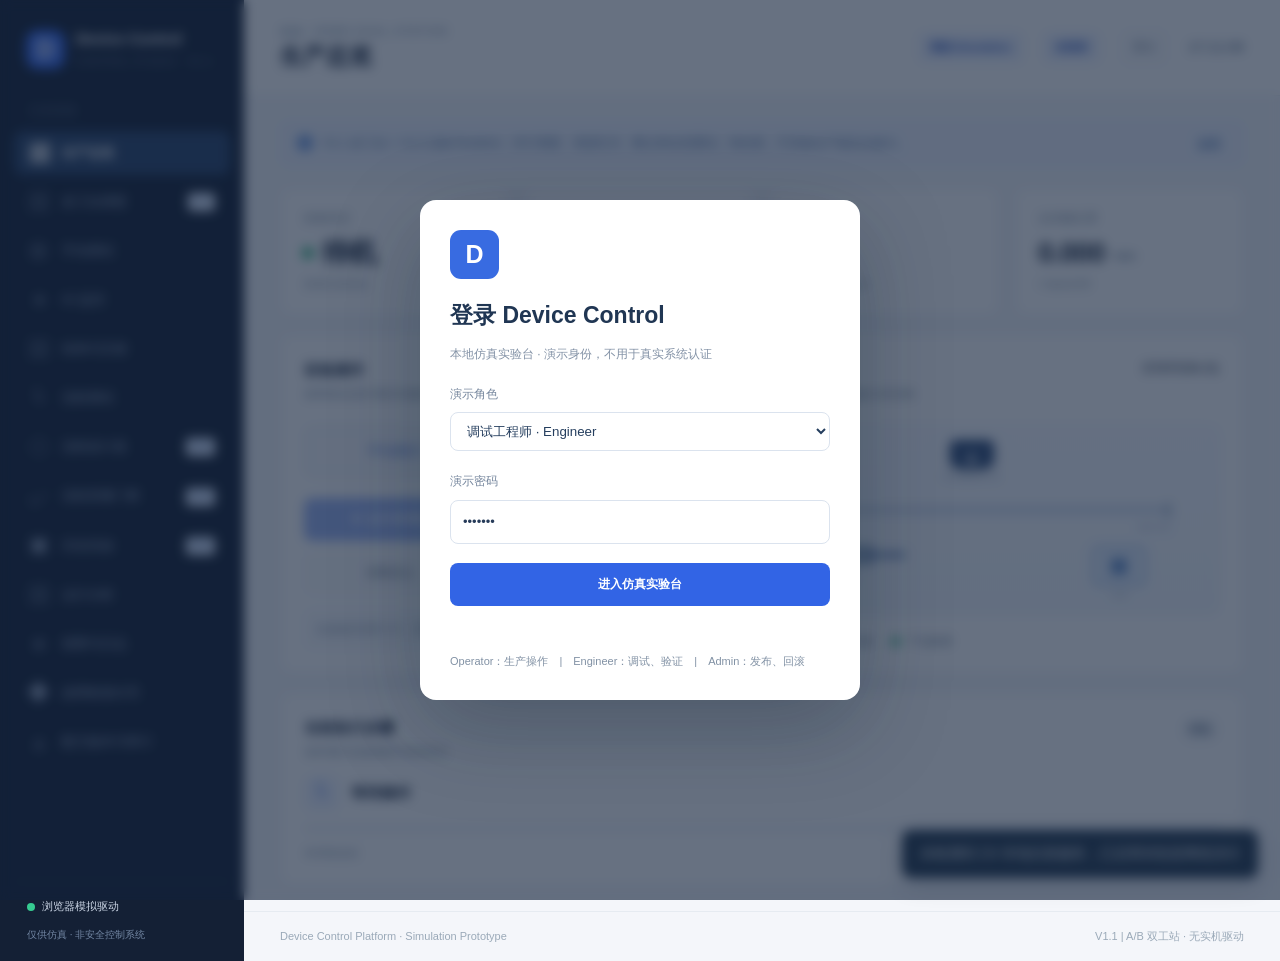
<file: tests/fixtures/DeviceControl_V1.1_Preview.html>
<!doctype html>
<html lang="zh-CN">
<head>
  <meta charset="utf-8">
  <meta name="viewport" content="width=device-width,initial-scale=1">
  <meta name="color-scheme" content="light">
  <title>Device Control V1.1 · 设备控制实验台</title>
  <style>
:root{--ink:#16243b;--muted:#7b8b9f;--accent:#3264e5;--accent-dark:#204bb7;--border:#e6ebf1;--bg:#f4f6fa;--green:#139a65;--red:#d34c58;--amber:#b47a26;--sidebar:#142035}*{box-sizing:border-box}body{margin:0;font:14px/1.55 Inter,'Segoe UI','Microsoft YaHei',Arial,sans-serif;color:var(--ink);background:var(--bg)}button,input{font:inherit}button{cursor:pointer}button:disabled{opacity:.48;cursor:not-allowed}.app-shell{display:flex;min-height:100vh}.sidebar{width:244px;background:var(--sidebar);color:#c1cbdc;flex-shrink:0;display:flex;flex-direction:column;padding:26px 14px 18px}.brand{padding:4px 12px 34px;display:flex;align-items:center;gap:11px;color:white}.brand b{display:block;font-weight:730;font-size:15px;line-height:1.15}.brand small{display:block;color:#8393aa;font-size:9px;letter-spacing:1.45px;margin-top:7px}.brand-mark{width:39px;height:39px;background:#386aee;border-radius:12px;color:white;display:grid;place-items:center;font-size:25px;font-weight:750}.section-label{font-size:10px;letter-spacing:2px;color:#7b8ba4;padding:0 15px 12px}.navigation{display:grid;gap:5px}.nav-item{border:0;background:none;color:#a4b2ca;display:flex;align-items:center;text-align:left;gap:13px;border-radius:9px;padding:12px 15px;font-size:13px}.nav-item:hover{background:#263650;color:white}.nav-item.active{background:#294369;color:white;font-weight:650}.nav-icon{font-size:20px;width:20px;text-align:center;line-height:1}.sidebar-bottom{margin-top:auto;padding:16px 13px 0;border-top:1px solid #304158;font-size:11px;color:#cbd5e5;display:grid;grid-template-columns:9px 1fr;gap:6px;align-items:center}.connection-dot{width:8px;height:8px;background:#36cb91;border-radius:50%}.sidebar-bottom small{grid-column:1/3;color:#7387a4;font-size:10px;margin-top:6px}.main{min-width:0;display:flex;flex:1;flex-direction:column}.topbar{height:96px;background:white;border-bottom:1px solid var(--border);padding:22px 36px;display:flex;justify-content:space-between;align-items:center}.topbar h1{font-size:23px;font-weight:740;line-height:1.2;margin:4px 0 0}.eyebrow{letter-spacing:1.5px;text-transform:uppercase;font-size:10px;font-weight:600;color:#90a1b4}.topright{display:flex;align-items:center;gap:20px}.mode-chip{background:#edf2ff;color:var(--accent-dark);padding:7px 12px;border-radius:6px;font-weight:650;font-size:11px}.clock{color:var(--muted);font-variant-numeric:tabular-nums;font-weight:550}.content{padding:25px 36px;max-width:1560px;width:100%;margin:0 auto;flex:1}.notice{padding:11px 16px;background:#edf2fd;border:1px solid #dce7fc;border-radius:9px;display:flex;align-items:center;gap:10px;color:#50729e;font-size:12px;margin-bottom:22px}.notice-icon{background:#6794df;color:white;border-radius:50%;width:16px;height:16px;display:grid;place-items:center;font-size:11px;font-weight:bold;flex-shrink:0}.text-button{margin-left:auto;border:0;background:transparent;color:#3364a7;text-decoration:underline}.help-panel{padding:13px 17px;background:white;border-radius:8px;border:1px solid var(--border);color:#567;margin:-12px 0 19px}.hidden{display:none!important}.panel{display:none}.panel.active{display:block}.four-grid{display:grid;grid-template-columns:repeat(4,minmax(0,1fr));gap:16px}.stat-card,.card{background:white;border:1px solid var(--border);border-radius:12px;box-shadow:0 2px 10px #21344805}.stat-card{padding:20px 22px}.stat-label{font-size:12px;color:var(--muted)}.stat-value{margin:8px 0 3px;font-size:28px;font-weight:750;letter-spacing:-.7px;line-height:1.25;display:flex;align-items:center;gap:9px;font-variant-numeric:tabular-nums}.stat-card small{color:#91a0af;font-size:11px}.state-dot,.tiny-indicator{display:inline-block;border-radius:50%;width:10px;height:10px;background:#a6b3c5;flex-shrink:0}.state-dot.ok,.tiny-indicator.ok{background:#13a76b;box-shadow:0 0 0 4px #e3f7ed}.state-dot.running{background:#3568ed;box-shadow:0 0 0 4px #e8eeff}.state-dot.error,.tiny-indicator.error{background:#e15862;box-shadow:0 0 0 4px #fbe9eb}.unit{font-size:13px;color:var(--muted);align-self:end;padding-bottom:6px}.dashboard-grid{display:grid;grid-template-columns:minmax(315px,.92fr) minmax(400px,1.25fr);gap:18px;margin-top:18px}.card{padding:23px}.card-head{display:flex;justify-content:space-between;align-items:start;gap:12px;margin-bottom:21px}.card-head h2,.section-intro h2{font-size:15px;margin:0 0 4px;font-weight:750}.card-head p,.section-intro p{margin:0;color:var(--muted);font-size:12px}.pill{padding:5px 9px;background:#e8f6ef;color:#179562;border-radius:20px;font-size:11px;white-space:nowrap;font-weight:650}.pill.neutral{background:#f2f4f7;color:#65778e}.pill.alert{background:#fff0f0;color:#d84855}.mode-toggle{background:#f2f5fa;border-radius:9px;padding:5px;display:flex;margin:18px 0 20px}.mode-toggle button{border:0;background:none;flex:1;padding:11px 12px;color:#7b8ba1;border-radius:7px;font-weight:650}.mode-toggle button.selected{background:white;box-shadow:0 1px 6px #09244414;color:#305fd4}.action-grid{display:grid;grid-template-columns:1fr 1fr;gap:10px;margin-bottom:11px}.btn{border:1px solid transparent;border-radius:8px;padding:11px 14px;font-size:12px;font-weight:700;transition:background .15s}.btn:hover:not(:disabled){filter:brightness(.97)}.btn-primary{background:#3264e5;color:white}.btn-danger{background:#fff0f1;border-color:#ffe0e3;color:#ca4c56}.btn-light{background:#f6f8fb;border-color:#e7ebf1;color:#465c77}.control-hint{background:#f8fafd;color:#8191a7;padding:12px;border-radius:7px;font-size:11px;margin-top:14px}.machine-diagram{background:linear-gradient(180deg,#f8faff,#f3f7fc);border:1px dashed #d7e0ed;border-radius:10px;min-height:190px;padding:14px 25px 12px;position:relative;overflow:hidden}.camera-sim{display:flex;align-items:center;flex-direction:column;font-size:9px;letter-spacing:1px;color:#92a2b7;gap:2px}.camera-shape{display:grid;place-items:center;width:44px;height:29px;background:#304d79;color:white;border-radius:6px 6px 10px 10px;font-size:24px;box-shadow:0 4px 13px #18263c28}.axis-track{margin:22px 24px 8px;height:6px;background:#c9d5e9;border-radius:4px;position:relative}.axis-track:before{content:'';position:absolute;height:15px;left:0;right:0;top:-4px;border-left:3px solid #879eba;border-right:3px solid #879eba}.axis-origin,.axis-end{position:absolute;top:14px;font-size:9px;color:#90a3b9}.axis-end{right:0}.axis-carriage{position:absolute;top:-7px;width:28px;height:20px;background:#386ae6;border:3px solid white;border-radius:5px;box-shadow:0 3px 9px #234c9a4a;transform:translateX(-50%);transition:left .15s linear;z-index:2}.carriage-label{font-size:9px;color:#4271d2;position:absolute;top:-18px;left:6px;font-weight:700}.machine-bottom{display:flex;justify-content:space-between;align-items:center;padding:25px 48px 0}.cylinder-sim{display:grid;gap:7px;justify-items:center;color:#90a1b6;font-size:9px}.cylinder-body{height:18px;width:76px;background:#a8b9d1;border:3px solid #819ab6;border-radius:4px;position:relative}.cylinder-rod{position:absolute;width:39px;height:6px;background:#7793bf;left:66px;top:3px;transition:width .3s}.cylinder-rod.extended{width:60px}.product-symbol{display:grid;place-items:center;border:2px solid #9fbee6;background:#e5effc;width:54px;height:40px;border-radius:7px;color:#4d7ec3;font-size:24px;position:relative}.product-symbol small{font-size:9px;position:absolute;bottom:-19px;color:#91a2b6}.product-symbol.absent{opacity:.15}.device-health{display:flex;gap:19px;padding-top:18px;font-size:11px;color:#657890;flex-wrap:wrap}.device-health>div{display:flex;align-items:center;gap:9px}.tiny-indicator{width:7px;height:7px}.progress-card{margin-top:18px}.progress-card .card-head{margin-bottom:10px}.current-step{display:flex;align-items:center;gap:12px;font-size:15px;margin:14px 0}.step-icon{display:grid;place-items:center;background:#eef3ff;color:#3f6de2;border-radius:9px;width:35px;height:35px;font-size:22px}.progress-rail{height:7px;background:#edf1f7;border-radius:12px;overflow:hidden}.progress-rail div{height:100%;background:#4272e9;width:0%;transition:width .2s}.step-foot{display:flex;justify-content:space-between;margin-top:13px;font-size:11px;color:#8a9aae}.section-intro{margin-bottom:22px}.section-intro h2{font-size:20px}.section-intro p{font-size:13px}.two-grid{display:grid;grid-template-columns:repeat(2,minmax(0,1fr));gap:18px}.readout{background:#f6f8fc;border-radius:9px;padding:16px 18px;display:flex;justify-content:space-between;align-items:center;margin:15px 0}.readout span{color:#75869c;font-size:12px}.readout strong{font-size:25px;color:#233a5a}.readout strong small{font-size:12px;color:#9baabe}.keyvalue{padding:10px 0;display:flex;justify-content:space-between;color:#7e8fa3;font-size:12px;border-bottom:1px solid #eef1f5}.keyvalue b{color:#365072;font-weight:650}.btn-row{display:flex;gap:9px;margin-top:19px;flex-wrap:wrap}.btn-row button{flex:1}.field-label{font-size:12px;color:#74859c;display:block;margin:21px 0 9px}.input-row{display:flex;gap:9px}.input-row input{width:100%;min-width:0;border:1px solid #dbe3ee;border-radius:8px;padding:11px 12px;outline:none}.input-row input:focus{border-color:#6589ed}.full{width:100%}.divider{border-top:1px solid #eef1f5;margin:22px 0}.signal-list{display:grid;gap:3px}.signal-row{display:grid;grid-template-columns:25px 1fr auto;align-items:center;gap:11px;border-bottom:1px solid #f0f2f6;padding:13px 0}.signal-index{font-size:10px;color:#9caabe}.signal-text b{display:block;font-size:12px}.signal-text small{display:block;font-size:10px;color:#8fa0b5;margin-top:2px}.signal-control{display:flex;gap:13px;align-items:center}.signal-indicator{display:flex;align-items:center;gap:7px;font-size:11px;color:#8698ae;font-weight:700}.led{width:9px;height:9px;border-radius:50%;background:#d6dce7}.led.on{background:#27b584;box-shadow:0 0 0 3px #e7f8ef}.switch{width:34px;height:19px;background:#ccd7e4;border:0;border-radius:11px;position:relative;transition:background .2s}.switch:before{content:'';position:absolute;width:13px;height:13px;border-radius:50%;background:white;top:3px;left:3px;transition:left .2s}.switch.on{background:#4273e9}.switch.on:before{left:18px}.sequence-list{display:grid;gap:0}.sequence-row{display:flex;gap:15px;align-items:center;padding:14px 7px;border-bottom:1px solid #edf1f5;color:#8c9aab}.sequence-number{display:grid;place-items:center;width:30px;height:30px;border:1px solid #dbe2ec;border-radius:50%;font-size:11px;flex-shrink:0}.sequence-row.current{color:#2c5ed7;background:#f5f8ff;font-weight:700}.sequence-row.current .sequence-number{background:#3e70eb;color:white;border-color:#3e70eb}.sequence-label{flex:1}.sequence-row small{font-size:11px}.event-list{max-height:500px;overflow:auto}.event-row{display:grid;grid-template-columns:94px 70px 1fr;gap:10px;align-items:center;padding:11px 0;border-bottom:1px solid #edf1f5;font-size:12px}.event-row time{color:#93a2b6;font-variant-numeric:tabular-nums}.loglevel{font-size:10px;font-weight:750;color:#4b709c}.loglevel.Error{color:#dc4a55}.loglevel.Warning{color:#ae7a25}.alarm-empty{padding:16px;background:#f6f8fb;color:#8191a3;border-radius:8px}.alarm-active{padding:16px;background:#fff2f1;color:#bd4552;border-radius:8px}.footer{display:flex;justify-content:space-between;padding:16px 36px;border-top:1px solid var(--border);font-size:11px;color:#9aa9b8}.toast{position:fixed;bottom:22px;right:22px;padding:13px 18px;max-width:380px;border-radius:9px;background:#233950;color:white;box-shadow:0 6px 25px #17274130;z-index:20}.toast.error{background:#b83a46}@media(max-width:1100px){.sidebar{width:210px}.topbar{padding:22px}.content{padding:20px}.four-grid{grid-template-columns:repeat(2,minmax(0,1fr))}.dashboard-grid{grid-template-columns:1fr}.machine-diagram{min-height:190px}}@media(max-width:700px){.app-shell{display:block}.sidebar{width:100%;padding:12px}.brand{padding:4px 5px 12px}.section-label,.sidebar-bottom{display:none}.navigation{display:flex;overflow:auto;gap:2px}.nav-item{white-space:nowrap;padding:9px 10px;font-size:11px}.nav-icon{display:none}.topbar{height:85px;padding:13px}.topbar h1{font-size:21px}.topright{gap:7px}.clock{display:none}.content{padding:14px}.four-grid{gap:9px}.stat-card{padding:15px}.stat-value{font-size:22px}.two-grid{grid-template-columns:1fr}.card{padding:17px}.footer{padding:13px}.notice{font-size:11px}.machine-bottom{padding-left:10px;padding-right:10px}}

.select-field{width:100%;background:white;border:1px solid #dbe3ee;border-radius:8px;padding:10px 12px;color:#253e5e;outline:none}.mini-grid{display:grid;grid-template-columns:repeat(auto-fit,minmax(180px,1fr));gap:12px}.mini-item{background:#f6f8fc;border:1px solid #e9eef5;border-radius:9px;padding:14px}.mini-item b{display:block;font-size:13px}.mini-item small{display:block;color:#8293ab;margin-top:5px;font-size:11px}.mini-item strong{display:block;margin-top:11px;font-size:17px;color:#3264e5}.mapping-table{max-height:650px;overflow:auto}.mapping-row{display:grid;grid-template-columns:48px 1fr 55px;gap:9px;align-items:center;padding:11px 1px;border-bottom:1px solid #edf1f5;font-size:12px}.mapping-row b{display:block;font-size:12px}.mapping-row small{display:block;color:#8c9fb4;font-size:10px}.map-chip{background:#eff3fb;border-radius:5px;color:#45638d;padding:3px 5px;text-align:center;font-size:10px}.interlock-card{border-bottom:1px solid #edf1f5;padding:12px 1px}.interlock-card b{font-size:12px}.interlock-card small{display:block;color:#8193a8;font-size:11px;margin-top:4px}.interlock-card .pass{color:#149968}.interlock-card .block{color:#d45460}.connection-error{background:#fff1f1;color:#ac3949;border:1px solid #ffdadd;border-radius:8px;padding:13px;margin:10px 0}.top-chip{display:inline-flex;gap:6px;align-items:center}.param-note{font-size:11px;color:#8293ab}.section-intro{display:block}

/* V0.3 simulation cycle analytics */
.history-list{display:grid;gap:7px;margin-top:16px;max-height:520px;overflow:auto}
.history-row{width:100%;border:1px solid #e8edf5;text-align:left;border-radius:9px;padding:12px;background:white;display:grid;grid-template-columns:minmax(100px,1fr) 65px 60px;gap:9px;align-items:center;color:#233950}
.history-row:hover,.history-row.selected{background:#f1f5ff;border-color:#a9bdf9}
.history-row small{display:block;font-size:10px;font-weight:400;color:#91a1b5;margin-top:3px}
.history-row strong{font-size:12px;text-align:right;font-variant-numeric:tabular-nums}
.outcome{font-size:10px;color:#697e99;font-weight:700}
.outcome.Completed{color:#169b6b}.outcome.Failed{color:#ca4753}.outcome.Stopped,.outcome.Canceled{color:#a77825}
.timing-list{max-height:620px;overflow:auto}.timing-row{border-bottom:1px solid #e8edf5;padding:14px 0}.timing-top{display:flex;gap:8px;align-items:center;font-size:11px}.timing-top b:first-child{flex:1}.timing-top b:last-child{color:#536f96;white-space:nowrap}
.timing-rail{height:6px;background:#edf2f9;border-radius:6px;margin:10px 0 5px}.timing-rail>div{height:100%;background:#5a80df;border-radius:6px;min-width:2px}
.error-line{color:#c44c56;font-size:11px}.empty-state{color:#93a0b0;font-size:12px;padding:20px 8px;text-align:center}
.alarm-guidance{border:1px solid #f4d5b8;background:#fff9f0;border-radius:8px;padding:16px;margin-top:11px}
.alarm-guidance b{color:#a36a20;display:block}.alarm-guidance span{display:block;font-size:11px;color:#9d8b73;margin:4px 0}
.alarm-guidance p{color:#69563c;margin:8px 0 0;font-size:12px}
@media(max-width:700px){.history-row{grid-template-columns:minmax(65px,1fr) 50px 50px;padding:9px}.timing-top{flex-wrap:wrap}}

/* V0.4 software governance */
.login-overlay{position:fixed;inset:0;z-index:100;background:rgba(18,34,58,.64);backdrop-filter:blur(6px);display:flex;align-items:center;justify-content:center;padding:16px}
.login-overlay.hidden{display:none}.login-dialog{width:min(440px,100%);background:white;border-radius:16px;box-shadow:0 28px 90px #07182b47;padding:30px;color:#203653}
.login-logo{background:#386be1;color:white;border-radius:11px;display:grid;place-items:center;width:49px;height:49px;font-weight:800;font-size:25px;margin-bottom:19px}
.login-dialog h2{font-size:23px;margin:0 0 9px}.login-dialog p{font-size:12px;color:#8392a6}.login-dialog small{display:block;color:#8191a4;margin-top:19px;font-size:11px;line-height:1.7}
.login-input{padding:11px 12px;border:1px solid #dbe3ee;border-radius:8px;display:block;width:100%;font-size:13px;color:#263b59;background:white;box-sizing:border-box}.login-input:focus{outline:2px solid #bdd0ff;outline-offset:1px}
.login-error{font-size:12px;color:#cf3948;margin-top:9px;min-height:18px}
.three-governance{display:grid;grid-template-columns:minmax(0,1fr) minmax(0,1.3fr);gap:18px}
.recipe-details{display:grid;gap:9px;margin:15px 0}.recipe-details .keyvalue{margin:0}.recipe-version-list{max-height:340px;overflow:auto;display:grid;gap:8px}
.recipe-item{padding:12px;border:1px solid #e1e8f3;border-radius:9px;background:#fff;width:100%;text-align:left;display:grid;gap:4px;color:#304861}
.recipe-item:hover,.recipe-item.selected{border-color:#6290e5;background:#f1f6ff}.recipe-item strong{font-size:13px}.recipe-item small{font-size:10px;color:#8194aa}.recipe-item .pill{justify-self:start;font-size:10px}
.audit-scroll{overflow:auto;max-height:380px}.audit-table{width:100%;border-collapse:collapse;min-width:730px;text-align:left;font-size:11px}.audit-table th{background:#f5f7fc;color:#74859e;font-size:10px;padding:10px;position:sticky;top:0}.audit-table td{padding:11px 10px;border-bottom:1px solid #eef1f5;vertical-align:top;color:#4d647f}.audit-table .denied{color:#d94d55;font-weight:700}.audit-pages{margin-top:13px;display:flex;justify-content:space-between;align-items:center;gap:12px;font-size:11px;color:#8c9bae}.audit-pages>div{display:flex;gap:8px}
.checklist{display:grid;gap:8px}.check-row{display:flex;gap:10px;align-items:center;padding:12px;border:1px solid #e9edf5;border-radius:8px;font-size:12px}.check-row .check-icon{font-size:14px;width:21px;text-align:center}.check-row.pass .check-icon{color:#18a875}.check-row.fail .check-icon{color:#cb5f52}.recovery-step{display:flex;align-items:start;gap:12px;padding:13px 0;border-bottom:1px solid #edf0f5}.recovery-step>span{background:#edf4ff;color:#4772d8;padding:7px;border-radius:8px;font-size:11px}.recovery-step b{font-size:12px;display:block}.recovery-step small{display:block;font-size:11px;color:#8495aa;margin-top:5px}
@media(max-width:1050px){.three-governance{grid-template-columns:1fr}.login-dialog{padding:20px}}

/* V0.5 flow debug workspace */
.flow-toolbar{display:flex;flex-wrap:wrap;align-items:center;gap:14px;margin-bottom:16px;}
.flow-meta{flex:1;min-width:200px}.flow-meta h2{margin:3px 0 5px;font-size:18px}.flow-actions{display:flex;flex-wrap:wrap;gap:6px;margin:0}
.flow-layout{display:grid;grid-template-columns:minmax(0,1.25fr) minmax(300px,.92fr);gap:16px;align-items:start}
.flow-right{display:grid;gap:16px;min-width:0}
.flow-node{border:1px solid var(--border,#e4e9f0);border-radius:11px;padding:11px 12px;margin:6px 0;background:#fff;position:relative}
.flow-node.active{border-color:#4690d7;background:#f1f8ff;box-shadow:0 0 0 2px rgba(58,134,210,.10)}
.flow-node.finished{border-color:#bde3cc;background:#fbfffc}
.flow-node.failed{border-color:#f3bcc1;background:#fff7f7}
.flow-node.paused{border-color:#edcb81;background:#fffaf0}
.flow-node-main{display:flex;align-items:center;gap:11px;min-width:0}.flow-node-main>.flow-title{flex:1;min-width:0}
.flow-title strong{display:block;font-size:13px}.flow-title small{display:block;font-size:11px;color:#77849a;padding-top:3px}
.flow-index{font-family:monospace;min-width:23px;color:#8a98aa;font-size:11px}
.break-dot{width:22px;height:22px;border:1px solid #ccd6e2;border-radius:50%;background:white;cursor:pointer;color:#94a1b2;font-size:12px}
.break-dot.on{background:#ce4b5c;border-color:#ce4b5c;color:white}
.break-dot:disabled{opacity:.4;cursor:not-allowed}
.flow-children{margin:10px 0 0 34px;padding-left:12px;border-left:2px dashed #b7cee6}
.flow-child{font-size:12px;display:flex;gap:9px;align-items:center;padding:7px 6px;margin:4px 0;background:#eef5fb;border-radius:7px}
.flow-child strong{font-weight:600}.flow-status-text{font-size:11px;color:#61748b;white-space:nowrap}
.flow-vars{display:grid;gap:9px}.flow-var{display:flex;align-items:start;justify-content:space-between;gap:12px;border-bottom:1px solid #edf0f6;padding:8px 0;font-size:12px}
.flow-var span{color:#75849a}.flow-var b{max-width:65%;text-align:right;overflow-wrap:anywhere}
.resource-list{margin-top:14px;display:flex;gap:6px;flex-wrap:wrap}.resource-chip{font-size:11px;padding:6px 9px;border-radius:7px;background:#f0f4fa;color:#53708e}
.flow-traces{display:grid;gap:7px;max-height:450px;overflow-y:auto}.trace-row{border:1px solid #e8edf4;border-radius:9px;padding:9px;font-size:11px;line-height:1.7}
.trace-top{display:flex;justify-content:space-between;gap:8px;align-items:center}.trace-top b{font-size:12px}.trace-row small{color:#77849a}.trace-failed{color:#a72e45}.trace-completed{color:#28845c}.trace-canceled{color:#ac6635}
@media(max-width:1100px){.flow-layout{grid-template-columns:1fr}}

/* V0.6 workflow studio */
.nav-beta{margin-left:auto;font-size:9px;border-radius:4px;background:#e7f0ff;color:#3266c0;padding:2px 4px}
.studio-bar{display:flex;align-items:center;justify-content:space-between;gap:18px;margin-bottom:15px;flex-wrap:wrap}.studio-bar h2{margin:5px 0}.studio-bar small{color:#8896ac}
.studio-layout{display:grid;grid-template-columns:minmax(210px,.77fr) minmax(300px,1.5fr) minmax(220px,.88fr);gap:14px;align-items:start}
.studio-left,.studio-right{display:grid;gap:14px;min-width:0}.studio-palette{display:grid;grid-template-columns:1fr 1fr;gap:8px}
.studio-palette button{font-family:inherit;background:#f7faff;border:1px solid #dce7f7;color:#446283;font-size:11px;padding:11px 7px;border-radius:9px;text-align:left;cursor:pointer}
.studio-palette button:hover{border-color:#78a0e4;background:#ecf4ff}
.studio-palette button:disabled{opacity:.45;cursor:not-allowed}
.studio-versions{display:grid;gap:7px;max-height:350px;overflow:auto;margin-bottom:10px}
.studio-version{text-align:left;border:1px solid #e2eaf4;background:#fff;border-radius:8px;padding:9px;display:grid;grid-template-columns:1fr auto;gap:5px;color:#51657d;cursor:pointer}
.studio-version.selected{border-color:#5b8be9;background:#f1f7ff}.studio-version b{font-size:12px;color:#344e70}.studio-version small{grid-column:1/-1;font-size:10px;color:#8292a4}
.studio-graph{min-height:570px}.studio-start,.studio-end{margin:0 auto;text-align:center;border-radius:7px;padding:8px;max-width:140px;font-weight:750;letter-spacing:.12em;font-size:11px;color:#4772bf;background:#eff5ff}
.studio-end{background:#eef8f4;color:#16855f}.studio-link{height:27px;display:flex;justify-content:center;align-items:center;color:#7da1d2;font-size:19px;position:relative}
.studio-link:before{content:"";position:absolute;height:14px;border-left:2px solid #abc5e3;top:0;left:50%;z-index:0}.studio-link span{z-index:1;background:#fff}
.studio-node{border:1px solid #dce5f0;border-radius:11px;background:#fff;display:flex;align-items:center;padding:5px;gap:3px;box-shadow:0 3px 12px #213b550a}
.studio-node.chosen{border-color:#5e90e8;background:#f5f9ff;box-shadow:0 0 0 2px #6b9bf321}.studio-node-body{border:0;background:none;display:flex;align-items:center;gap:12px;text-align:left;flex:1;padding:9px;min-width:0;cursor:pointer}
.studio-node-body b{display:block;color:#304a69;font-size:12px}.studio-node-body small{display:block;color:#8191a6;font-size:10px;margin-top:4px}.studio-index{color:#8a9db4;font-size:10px;font-family:monospace}.studio-node-icon{background:#eaf2ff;border-radius:8px;width:27px;height:27px;display:grid;place-items:center;color:#4c7cce}
.studio-grip{cursor:grab;color:#a4b0c0;padding:8px}.studio-branch-grid{display:grid;grid-template-columns:repeat(2,minmax(0,1fr));gap:9px;margin:10px 10px 3px;position:relative}
.studio-branch-grid:before{content:"";position:absolute;top:-10px;left:25%;right:25%;border-top:2px solid #b1c9e4}.studio-branch{border:1px dashed #afc5df;background:#f7faff;color:#49617a;cursor:pointer;border-radius:8px;padding:8px;min-width:0;text-align:left;display:grid;gap:4px}
.studio-branch.chosen{border-style:solid;border-color:#5d8feb}.studio-branch span{font-size:9px;color:#5484bb}.studio-branch strong{font-size:11px}.studio-branch small{font-size:9px;overflow-wrap:anywhere}
.studio-inspector-title{display:flex;align-items:center;justify-content:space-between;margin-bottom:8px;gap:10px}.studio-inspector-title strong{font-size:12px;color:#5075a0}.studio-inspector-title .btn{padding:6px 8px}
#studioInspector .field-label{display:block;margin-bottom:10px}#studioInspector .field-label input,#studioInspector .field-label select{margin-top:5px}.studio-validation{display:grid;gap:9px}.studio-valid{color:#17885e;font-size:12px}.studio-invalid,.studio-error{color:#c25163;font-size:12px}.studio-validation small{font-size:11px;color:#8191a1}
@media(max-width:1350px){.studio-layout{grid-template-columns:minmax(210px,1fr) minmax(360px,2fr)}.studio-right{grid-column:1/-1;grid-template-columns:1fr 1fr}}@media(max-width:830px){.studio-layout{grid-template-columns:1fr}.studio-right{grid-column:auto;grid-template-columns:1fr}}

/* V0.7 editing and historical replay */
.studio-tools{padding:12px 16px;margin-bottom:14px;display:flex;align-items:center;justify-content:space-between;flex-wrap:wrap;gap:10px}.studio-tools small{color:var(--muted);font-size:11px}.studio-diff{display:grid;gap:8px;max-height:290px;overflow:auto}.diff-summary{font-size:11px;color:var(--muted);margin-bottom:6px}.diff-entry{display:flex;gap:9px;align-items:flex-start;padding:8px;border:1px solid var(--border);border-radius:8px;background:#f9fbfd}.diff-entry span{font-size:11px;font-weight:700;min-width:32px;color:#5266ae}.diff-entry.added span{color:#188d61}.diff-entry.removed span{color:#c65662}.diff-entry.moved span{color:#ac7c23}.diff-entry small{color:#506077;overflow-wrap:anywhere}
.replay-info{display:flex;justify-content:space-between;align-items:center;margin-bottom:16px;padding:16px 20px;gap:12px}.replay-info h2{font-size:13px;margin:5px 0 0}.replay-layout{display:grid;grid-template-columns:minmax(200px,.95fr) minmax(370px,1.65fr) minmax(275px,1.3fr);gap:16px;align-items:start}.replay-runs{display:grid;gap:8px;max-height:620px;overflow:auto}.replay-run,.replay-event{border:1px solid var(--border);border-radius:9px;background:#fff;text-align:left;padding:10px 12px;color:var(--ink);display:flex;gap:8px;align-items:center;width:100%}.replay-run{display:grid}.replay-run b,.replay-event b{font-size:12px}.replay-run span,.replay-event small{font-size:11px;color:var(--muted);display:block}.replay-run.selected,.replay-event.selected{border-color:#86a7ed;background:#eef4ff}.replay-timeline{max-height:460px;overflow:auto;display:grid;gap:7px}.replay-order{font-weight:750;background:#f0f3f9;border-radius:6px;padding:5px 8px;color:#7184a1}.replay-controls{border-bottom:1px solid var(--border);padding-bottom:12px;margin-bottom:12px}.replay-controls .btn-row{flex-wrap:wrap}.replay-controls input[type=range]{width:85%;margin:14px 0 0}.replay-watch{max-height:490px;overflow:auto}.replay-watch-grid{display:grid;gap:6px}.replay-watch-row{padding:8px;background:#f7f9fd;border:1px solid var(--border);border-radius:7px;display:grid;grid-template-columns:1fr 1fr;gap:9px;align-items:center}.replay-watch-row b{font-size:11px;font-weight:650;word-break:break-word}.replay-watch-row code{font-size:11px;color:#2a579a;text-align:right;overflow-wrap:anywhere}@media(max-width:1380px){.replay-layout{grid-template-columns:1fr 1.5fr}.replay-layout>.card:last-child{grid-column:1/-1}}@media(max-width:850px){.replay-layout{grid-template-columns:1fr}.replay-layout>.card:last-child{grid-column:auto}}

/* V0.8 quality dashboard */
.quality-header{display:flex;align-items:center;justify-content:space-between;flex-wrap:wrap;gap:12px}
.quality-header h2{display:flex;align-items:center;gap:12px;flex-wrap:wrap}
.quality-case,.quality-custom{display:flex;align-items:center;gap:12px;padding:12px 3px;border-bottom:1px solid #edf0f4}
.quality-case>div,.quality-custom>div{display:flex;flex-direction:column;gap:5px;min-width:0;flex:1}
.quality-case small,.quality-custom small{color:#778191;font-size:12px;line-height:1.5;overflow-wrap:anywhere}
.quality-check{width:27px;height:27px;border-radius:8px;display:flex;align-items:center;justify-content:center;font-weight:800;background:#ebf7ef;color:#25864b}
.quality-case.fail .quality-check{background:#fff0ed;color:#bd443b}
.quality-issue{padding:11px 12px;border-radius:8px;background:#f3f6fc;font-size:13px;margin-bottom:9px;line-height:1.5}
.quality-issue.bad{background:#fff1f0;color:#ae3230}.quality-issue.good{background:#eff9f3;color:#21864b}
.quality-form{display:grid;grid-template-columns:1fr 1fr;gap:9px 12px}
.quality-schema>div{padding:12px 0;display:flex;justify-content:space-between;gap:12px;border-bottom:1px solid #edf0f4;flex-wrap:wrap}
.quality-schema small{color:#7b8696}
.quality-bar-row{display:grid;grid-template-columns:minmax(200px,1fr) 45%;align-items:center;gap:16px;padding:10px 0;border-bottom:1px solid #f0f2f5}
.quality-bar-row>div:first-child{display:flex;flex-direction:column;gap:4px}.quality-bar-row small{font-size:11px;color:#7a8796}
.quality-track{height:10px;border-radius:8px;background:#eef3fa;overflow:hidden}.quality-track>div{height:100%;background:#3d76c8;border-radius:8px}
@media(max-width:820px){.quality-form{grid-template-columns:1fr}.quality-bar-row{grid-template-columns:1fr}}

.quality-metrics-grid{display:grid;grid-template-columns:repeat(3,minmax(0,1fr));gap:15px}
@media(max-width:700px){.quality-metrics-grid{grid-template-columns:1fr}}

/* V1.1 multiple software station overview */
.fleet-summary{display:grid;grid-template-columns:repeat(4,minmax(0,1fr));gap:14px;margin:18px 0}
.fleet-owner{font-size:19px;min-height:36px;word-break:break-word}
.fleet-stations{display:grid;grid-template-columns:repeat(2,minmax(0,1fr));gap:18px;margin-bottom:18px}
.fleet-station{border:1px solid #e3eaf4;border-radius:13px;background:white;padding:22px;min-width:0;box-shadow:0 4px 18px #13274b08}
.fleet-station.problem{border-color:#edc4c5}.fleet-station.running{border-color:#a9c6ef}
.fleet-station-head{display:flex;align-items:flex-start;gap:12px;justify-content:space-between}
.fleet-station-head h2{font-size:19px;margin:3px 0}.fleet-station-head small{color:#8494aa;font-size:11px;display:block}
.fleet-station-metrics{display:grid;grid-template-columns:repeat(3,minmax(0,1fr));gap:9px;margin:17px 0}
.fleet-station-metrics>div{background:#f5f8fc;border-radius:9px;padding:12px 10px;min-width:0}
.fleet-station-metrics small{color:#8b9ab0;font-size:10px;display:block}.fleet-station-metrics b{font-size:15px;overflow-wrap:anywhere;display:block;margin:5px 0}
.fleet-step{background:#edf4fe;color:#49658a;border-radius:8px;padding:10px 12px;font-size:12px;margin:10px 0 16px;display:flex;justify-content:space-between;gap:8px}
.fleet-buttons{display:grid;grid-template-columns:repeat(3,minmax(0,1fr));gap:9px}
.fleet-buttons .btn{padding:10px 7px}
.fleet-info{display:grid;gap:8px;margin-top:14px;font-size:11px;color:#6f8099}.fleet-info code{font-size:10px;word-break:break-all;color:#496681}
.fleet-info .alarm{color:#bc4753}.fleet-log-rows{display:grid;gap:7px;max-height:200px;overflow:auto;color:#63758d;font-size:12px}
.fleet-log-entry{border-bottom:1px solid #edf1f6;padding:9px 2px}.fleet-log-entry.error{color:#c04858}
@media(max-width:1120px){.fleet-summary{grid-template-columns:repeat(2,minmax(0,1fr))}.fleet-stations{grid-template-columns:1fr}}
@media(max-width:600px){.fleet-summary{grid-template-columns:1fr 1fr}.fleet-station{padding:14px}.fleet-buttons{grid-template-columns:repeat(2,minmax(0,1fr))}}

</style>
</head>
<body>
<div class="app-shell">
  <aside class="sidebar">
    <div class="brand"><div class="brand-mark">D</div><div><b>Device Control</b><small>CONTROL STUDIO · V1.1</small></div></div>
    <div class="section-label">工作空间</div>
    <nav class="navigation" aria-label="页面导航">
      <button data-tab="dashboard" class="nav-item active"><span class="nav-icon">▦</span>生产总览</button>
      <button data-tab="stations" class="nav-item"><span class="nav-icon">▥</span>多工站调度 <span class="nav-beta">V1.1</span></button>
      <button data-tab="manual" class="nav-item"><span class="nav-icon">⚙</span>手动调试</button>
      <button data-tab="io" class="nav-item"><span class="nav-icon">◉</span>IO 监控</button>
      <button data-tab="config" class="nav-item"><span class="nav-icon">▤</span>机构与互锁</button>
      <button data-tab="sequence" class="nav-item"><span class="nav-icon">↳</span>流程调试</button>
      <button data-tab="workflow" class="nav-item"><span class="nav-icon">◇</span>流程设计器 <span class="nav-beta">NEW</span></button>
      <button data-tab="quality" class="nav-item"><span class="nav-icon">✓</span>流程质量门禁 <span class="nav-beta">NEW</span></button>
      <button data-tab="replay" class="nav-item"><span class="nav-icon">▣</span>历史回放 <span class="nav-beta">NEW</span></button>
      <button data-tab="analytics" class="nav-item"><span class="nav-icon">▥</span>运行分析</button>
      <button data-tab="events" class="nav-item"><span class="nav-icon">≡</span>报警与日志</button>
      <button data-tab="recovery" class="nav-item"><span class="nav-icon">✚</span>故障恢复向导</button>
      <button data-tab="governance" class="nav-item"><span class="nav-icon">♙</span>配方版本与审计</button>
    </nav>
    <div class="sidebar-bottom"><div class="connection-dot"></div><span id="connectionLabel">检查服务连接…</span><small>仅供仿真 · 非安全控制系统</small></div>
  </aside>
  <main class="main">
    <header class="topbar">
      <div><div class="eyebrow">设备 / DEMO-DUAL-STATION</div><h1 id="pageTitle">生产总览</h1></div>
      <div class="topright"><span class="mode-chip" id="sourceMode">初始化中</span><span class="mode-chip" id="userLabel">未登录</span><button id="logoutButton" class="btn btn-light" style="padding:8px 11px" disabled>退出</button><span class="clock" id="clock">--:--:--</span></div>
    </header>
    <div class="content">
      <div class="notice"><span class="notice-icon">i</span><span>V1.1 多工站 + V1.0 流程 Runtime：并行调度、资源互斥、断点单步及重试。纯仿真，不具备生产级安全能力。</span><button id="helpToggle" class="text-button">说明</button></div>
      <div id="help" class="help-panel hidden">离线打开时使用浏览器内置仿真。启动 .NET 后端并由 5173 静态服务访问前端时，连接本地 API 仿真。控制动作都由软件普通互锁约束，但这不能替代机械安全系统。后端连接丢失时会锁定控制，禁止无提示自动切换到另一台模拟设备。</div>
      <div id="toast" role="status" class="toast hidden"></div>
      <div id="loginOverlay" class="login-overlay">
        <div class="login-dialog">
          <div class="login-logo">D</div><h2>登录 Device Control</h2>
          <p>本地仿真实验台 · 演示身份，不用于真实系统认证</p>
          <form id="loginForm">
            <label class="field-label" for="loginUser">演示角色</label>
            <select id="loginUser" class="select-field"><option value="operator">操作员 · Operator</option><option value="engineer" selected>调试工程师 · Engineer</option><option value="admin">管理员 · Admin</option></select>
            <label class="field-label" for="loginPassword">演示密码</label>
            <input id="loginPassword" class="login-input" type="password" value="demo123" autocomplete="off" required>
            <button class="btn btn-primary full" type="submit" style="margin-top:19px">进入仿真实验台</button>
            <div id="loginError" class="login-error" role="alert"></div>
          </form><small>Operator：生产操作　|　Engineer：调试、验证　|　Admin：发布、回滚</small>
        </div>
      </div>

      <section id="panel-stations" class="panel">
        <div class="section-intro"><h2>多工站调度中心</h2><p>两个独立的软件 Runtime：工站 A 兼容既有界面，工站 B 具有独立流程、配方、周期历史与故障状态。共享逻辑资源在一个周期内只允许一个工站占用。</p></div>
        <div class="fleet-summary">
          <div class="stat-card"><span class="stat-label">在线工站</span><div class="stat-value" id="fleetCount">2</div><small>仿真软件实例</small></div>
          <div class="stat-card"><span class="stat-label">运行中</span><div class="stat-value" id="fleetRunning">0</div><small>按当前软件快照</small></div>
          <div class="stat-card"><span class="stat-label">异常工站</span><div class="stat-value" id="fleetFaults">0</div><small>故障或待恢复</small></div>
          <div class="stat-card"><span class="stat-label">共享资源 CELL-SHARED</span><div class="stat-value fleet-owner" id="fleetOwner">空闲</div><small>整周期互斥 · 非安全级</small></div>
        </div>
        <div class="fleet-stations" id="fleetStations" aria-live="polite"></div>
        <div class="card fleet-log"><div class="card-head"><div><h2>调度与验证记录</h2><p>该页面仅展示软件仿真动作。禁止同时占用共享资源；单站故障不自动控制另一站。</p></div><button id="fleetRefresh" class="btn btn-light">刷新全部工站</button></div><div id="fleetLog" class="fleet-log-rows">尚无操作记录</div></div>
      </section>

      <section id="panel-dashboard" class="panel active">
        <div class="four-grid kpi-grid">
          <div class="stat-card"><div class="stat-label">设备状态</div><div class="stat-value"><span id="stateDot" class="state-dot"></span><span id="stateValue">—</span></div><small id="stateSubtitle">等待连接</small></div>
          <div class="stat-card"><div class="stat-label">生产模式</div><div class="stat-value" id="modeValue">—</div><small>手动 / 自动模式互锁</small></div>
          <div class="stat-card"><div class="stat-label">完成周期</div><div class="stat-value" id="cyclesValue">0</div><small>单周期仿真运行</small></div>
          <div class="stat-card"><div class="stat-label">运动轴位置</div><div class="stat-value"><span id="axisValue">0.000</span><span class="unit">mm</span></div><small id="axisSub">X Axis</small></div>
        </div>
        <div class="dashboard-grid">
          <div class="card production-card">
            <div class="card-head"><div><h2>设备操作</h2><p>按照状态进行模式切换与单周期控制</p></div><span class="pill" id="recoveryTag">正常待机</span></div>
            <div class="mode-toggle"><button data-mode="Manual" class="selected" id="modeManual">手动模式</button><button data-mode="Auto" id="modeAuto">自动模式</button></div>
            <div class="action-grid"><button class="btn btn-primary" data-action="cycle-start">▶ 运行单周期</button><button class="btn btn-danger" data-action="cycle-stop">■ 请求停止</button></div>
            <div class="action-grid"><button class="btn btn-light" data-action="fault-reset">报警复位</button><button class="btn btn-light" data-action="recovery-confirm">恢复确认</button></div>
            <div class="control-hint" id="actionHint">手动使能与回零后，切换自动模式启动。</div>
          </div>
          <div class="card machine-card">
            <div class="card-head"><div><h2>工位状态</h2><p>示意机构，不对应真实机械几何结构</p></div><span class="subtle">STATION 01</span></div>
            <div class="machine-diagram">
              <div class="camera-sim"><span class="camera-shape">◉</span><span>CAMERA-01</span></div>
              <div class="axis-track"><div class="axis-origin">0</div><div class="axis-end">200 mm</div><div id="axisCarriage" class="axis-carriage" style="left:0%"><div class="carriage-head"></div><div class="carriage-label">X</div></div></div>
              <div class="machine-bottom"><div class="cylinder-sim"><div class="cylinder-body"><div id="piston" class="cylinder-rod"></div></div><span>CLAMP-01</span></div><div id="productSymbol" class="product-symbol">▣<small>工件</small></div></div>
            </div>
            <div class="device-health"><div><span class="tiny-indicator" id="guardLed"></span>防护门状态</div><div><span class="tiny-indicator" id="airLed"></span>气压反馈</div><div><span class="tiny-indicator" id="partLed"></span>产品检测</div></div>
          </div>
        </div>
        <div class="card progress-card"><div class="card-head"><div><h2>当前执行步骤</h2><p>实时显示设备顺序流程状态</p></div><span class="pill neutral" id="flowStatus">未启动</span></div><div class="current-step"><span class="step-icon">↳</span><strong id="stepValue">等待操作</strong></div><div class="progress-rail"><div id="stepProgress"></div></div><div class="step-foot"><span>单周期流程</span><span id="visionValue">视觉：尚未触发</span></div></div>
      </section>

      <section id="panel-manual" class="panel">
        <div class="section-intro"><h2>多机构手动调试</h2><p>选择不同轴和气缸查看对应状态；手动动作同样遵守统一普通互锁，不允许绕过设备控制服务。</p></div>
        <div class="two-grid">
          <div class="card"><div class="card-head"><div><h2>运动轴调试</h2><p>设备配置驱动轴量程、速度和回零位</p></div><span id="axisBadge" class="pill neutral">未使能</span></div>
            <label class="field-label" for="axisSelect">选择运动轴</label><select id="axisSelect" class="select-field"></select>
            <div class="readout"><span>当前位置</span><strong><span id="axisReadout">0.000</span><small> mm</small></strong></div>
            <div class="keyvalue"><span>回零状态</span><b id="homedReadout">未回零</b></div>
            <div class="keyvalue"><span>速度 / 范围</span><b id="axisLimits">—</b></div>
            <div class="btn-row"><button class="btn btn-primary" data-action="servo-on">使能</button><button class="btn btn-light" data-action="servo-off">去使能</button><button class="btn btn-light" data-action="axis-home">回零</button></div>
            <label class="field-label" for="moveTarget">目标位置 (mm)</label><div class="input-row"><input id="moveTarget" type="number" value="80" step="0.1"><button class="btn btn-primary" data-action="axis-move">移动到目标</button></div>
            <div class="control-hint">手动指令为离散绝对定位，不是长按点动；真机点动需要专门的保持运行及安全设计。</div>
          </div>
          <div class="card"><div class="card-head"><div><h2>气缸与视觉</h2><p>两个气缸分别绑定输出与传感器反馈</p></div><span id="cylinderBadge" class="pill neutral">—</span></div>
            <label class="field-label" for="cylinderSelect">选择气缸</label><select id="cylinderSelect" class="select-field"></select>
            <div class="readout"><span>当前状态</span><strong id="cylinderReadout">—</strong></div>
            <div class="keyvalue"><span>伸出反馈</span><b id="extendReadout">OFF</b></div><div class="keyvalue"><span>缩回反馈</span><b id="retractReadout">OFF</b></div>
            <div class="btn-row"><button class="btn btn-primary" data-action="cylinder-extend">伸出</button><button class="btn btn-light" data-action="cylinder-retract">缩回</button></div>
            <div class="control-hint" id="mechanismHint">Clamp 伸出依赖 Stopper 伸出；X/Y 运动要求两个气缸均缩回。</div>
            <div class="divider"></div><div class="card-head"><div><h2>视觉触发</h2><p>模拟返回 X = 80.000 mm</p></div></div><button class="btn btn-light full" data-action="vision-trigger">触发视觉检测</button>
          </div>
        </div>
        <div class="card" style="margin-top:18px"><div class="card-head"><div><h2>全部机构状态</h2><p>由设备快照动态生成</p></div></div><div id="mechanismOverview" class="mini-grid"></div></div>
      </section>

      <section id="panel-io" class="panel">
        <div class="section-intro"><h2>IO 信号与仿真注入</h2><p>DI 与 DO 采用配置文件绑定物理地址。仅白名单外部仿真 DI 可切换，气缸到位反馈禁止直接写入。</p></div>
        <div class="two-grid">
          <div class="card"><div class="card-head"><h2>数字输入 DI</h2><span class="subtle">只读反馈 + 可注入外部信号</span></div><div id="inputRows" class="signal-list"></div></div>
          <div class="card"><div class="card-head"><h2>数字输出 DO</h2><span class="subtle">由设备命令自动管理</span></div><div id="outputRows" class="signal-list"></div><div class="divider"></div><div class="card-head"><h2>故障注入</h2><span class="subtle">仅仿真有效</span></div><div id="faultRows" class="signal-list"></div></div>
        </div>
      </section>

      <section id="panel-config" class="panel">
        <div class="section-intro"><h2>机构配置与普通互锁</h2><p>后端读取 station.json；以下是只读映射，可通过修改配置文件调整设备机构。软件联锁不是功能安全。</p></div>
        <div class="card"><div class="card-head"><div><h2>机构档案</h2><p id="profileDescription">从配置文件加载</p></div><span class="pill neutral">仅仿真驱动</span></div><div id="configMechanisms" class="mini-grid"></div></div>
        <div class="two-grid" style="margin-top:18px"><div class="card"><div class="card-head"><h2>IO 通道映射</h2></div><div id="mappingRows" class="mapping-table"></div></div><div class="card"><div class="card-head"><h2>普通互锁矩阵</h2></div><div id="interlockRows" class="interlock-list"></div></div></div>
      </section>
      <section id="panel-sequence" class="panel">
        <div class="section-intro"><h2>流程调试器 · V1.0</h2><p>已发布版本驱动执行，支持并行分组、逻辑资源锁、断点与单步。暂停只会发生在<span class="text-accent">下一顶层步骤开始之前</span>，不是瞬时冻结运动。</p></div>
        <div class="flow-toolbar card">
          <div class="flow-meta"><span class="eyebrow">当前执行计划</span><h2 id="flowVersion">flow-v0.5.0</h2><div class="subtle" id="flowDetail">正在加载执行器状态</div></div>
          <span class="pill" id="flowDebugStatus">待机</span>
          <div class="btn-row flow-actions"><button class="btn btn-light" data-debug="pause">在下一步暂停</button><button class="btn btn-primary" data-debug="resume">继续</button><button class="btn btn-light" data-debug="step">单步</button><button class="btn btn-light" data-debug="retry">重试当前错误</button><button class="btn btn-danger" data-debug="abort">中止错误等待</button></div>
        </div>
        <div class="flow-layout">
          <div class="card"><div class="card-head"><div><h2>执行图</h2><p>点击圆点设置断点。并行子节点在同一分组中同时调度。</p></div><span class="pill neutral" id="sequenceStatus">未运行</span></div><div id="sequenceSteps" class="sequence-list"></div></div>
          <div class="flow-right">
            <div class="card"><div class="card-head"><div><h2>运行变量与资源</h2><p>显示流程内的资源拥有者与暂停原因</p></div></div><div id="flowVariables" class="flow-vars"></div><div id="flowResources" class="resource-list"></div></div>
            <div class="card"><div class="card-head"><div><h2>节点执行轨迹</h2><p>最新步骤优先，记录耗时、尝试次数及结果</p></div></div><div id="flowTraces" class="flow-traces"></div></div>
          </div>
        </div>
      </section>

      <section id="panel-workflow" class="panel">
        <div class="section-intro"><h2>可视化流程设计器</h2><p>用拖拽调整顺序；条件分支 TRUE / FALSE、并行分支均明确连接。版本为不可变快照，编辑必须另存草稿后验证和发布。</p></div>
        <div class="card studio-bar"><div><span class="eyebrow">当前生产流程</span><h2 id="studioActiveVersion">—</h2><small id="studioWorkspace">正在加载工作区</small></div><div class="btn-row"><button class="btn btn-light" data-editor-action="reset">恢复工作区</button><button class="btn btn-light" data-editor-action="save">保存新草稿</button><button class="btn btn-light" data-editor-action="validate">验证选中版本</button><button class="btn btn-primary" data-editor-action="publish">发布选中版本</button><button class="btn btn-light" data-editor-action="rollback">回滚选中版本</button></div></div>
        <div class="card studio-tools"><div class="btn-row"><button class="btn btn-light" id="studioUndo" data-editor-action="undo">↶ 撤销</button><button class="btn btn-light" id="studioRedo" data-editor-action="redo">↷ 重做</button><button class="btn btn-light" id="studioCopy" data-editor-action="copy">复制节点</button><button class="btn btn-light" id="studioPaste" data-editor-action="paste">粘贴</button><button class="btn btn-light" id="studioDuplicate" data-editor-action="duplicate">创建副本</button></div><small>支持 Ctrl+Z / Ctrl+Y / Ctrl+C / Ctrl+V（仅画布聚焦时，输入框保留原生快捷键）。最多保留 80 步编辑历史。</small></div>
        <div class="studio-layout">
          <div class="studio-left">
            <div class="card"><div class="card-head"><div><h2>动作库</h2><p>点击添加到流程末尾</p></div></div><div class="studio-palette"><button data-editor-add="WaitInput">◉ 等待输入</button><button data-editor-add="AxisMove">↔ 轴定位</button><button data-editor-add="CylinderExtend">⇥ 气缸伸出</button><button data-editor-add="CylinderRetract">⇤ 气缸缩回</button><button data-editor-add="VisionLocate">◎ 视觉检测</button><button data-editor-add="Delay">◷ 延时</button><button data-editor-add="Parallel">⇉ 并行分组</button><button data-editor-add="Condition">◇ 条件分支</button></div></div>
            <div class="card"><div class="card-head"><div><h2>流程版本</h2><p>点击版本查看或作为工作区来源</p></div></div><div id="studioVersionList" class="studio-versions"></div><small id="studioStateNote" class="subtle"></small></div>
          </div>
          <div class="card studio-graph"><div class="card-head"><div><h2>工艺流程画布</h2><p>拖动节点调整顺序；箭头表示控制流</p></div><span class="pill neutral">DAG · 单层分支</span></div><div class="studio-start">▶ START</div><div class="studio-link">↓</div><div id="studioCanvas"></div><div class="studio-link">↓</div><div class="studio-end">■ END</div></div>
          <div class="studio-right"><div class="card"><div class="card-head"><div><h2>节点属性</h2><p>选择画布节点进行修改</p></div></div><div id="studioInspector"></div></div><div class="card"><div class="card-head"><div><h2>静态验证</h2><p>编辑过程实时验证，可发布前再次校验</p></div></div><div id="studioValidation" class="studio-validation"></div></div><div class="card"><div class="card-head"><div><h2>与已发布流程差异</h2><p>基于节点 ID 比较新增、移除、属性和顺序变化</p></div></div><div id="studioDiff" class="studio-diff"></div></div></div>
        </div>
      </section>


      <section id="panel-quality" class="panel">
        <div class="section-intro"><h2>流程质量门禁与周期性能分析</h2><p>对当前流程工作区执行静态类型校验、场景测试和预期对照；不运行仿真设备动作。下方性能数据来自已记录的真实仿真周期。</p></div>
        <div class="card quality-header"><div><span class="eyebrow">WORKFLOW QUALITY GATE</span><h2>发布前自动验收 <span id="qualityStatus" class="pill neutral">待执行</span></h2><p>正常 / 缺料 / 气压异常 / 视觉 NG + 自定义 DI 场景</p></div><div class="btn-row"><button class="btn btn-primary" data-quality-action="run">▶ 运行质量门禁</button><button class="btn btn-light" data-quality-action="export">导出测试报告</button></div></div>
        <div class="card" style="margin-top:16px">
          <div class="card-head"><div><h2>跨 Runtime 契约自检</h2><p>验证浏览器本地模型的标准场景基线；与后端报告是两份独立结果，不声称已经进行实时联调。</p></div>
          <button class="btn btn-light" data-quality-action="contract">▶ 运行契约自检</button></div>
          <div id="qualityContractStatus" class="control-hint">尚未执行 · C# API 的验证报告在 /api/flows/{id}/quality 查询</div>
          <div id="qualityContractCases" class="quality-schema"></div>
        </div>
        <div class="four-grid kpi-grid" style="margin:18px 0"><div class="stat-card"><div class="stat-label">场景数量</div><div class="stat-value" id="qualityTotal">—</div></div><div class="stat-card"><div class="stat-label">符合预期</div><div class="stat-value" id="qualityPassed">—</div></div><div class="stat-card"><div class="stat-label">模型估算周期</div><div class="stat-value" id="qualityEstimate">—</div></div><div class="stat-card"><div class="stat-label">质量检查范围</div><div class="stat-value" style="font-size:18px">纯软件</div><small>仅模型级验证</small></div></div>
        <div class="two-grid"><div class="card"><div class="card-head"><div><h2>测试场景结果</h2><p>实际模型结果与预期结果逐项对比</p></div></div><div id="qualityScenarios"></div></div><div class="card"><div class="card-head"><div><h2>静态检查与风险提示</h2><p>约束、变量来源、并行资源冲突</p></div></div><div id="qualityProblems"></div></div></div>
        <div class="two-grid" style="margin-top:18px"><div class="card"><div class="card-head"><div><h2>自定义测试场景</h2><p>最多 30 条，只能注入可写的仿真 DI</p></div></div><div class="quality-form"><label class="field-label">名称<input class="login-input" id="qualityCaseName" placeholder="例如：检测信号断开"></label><label class="field-label">修改信号<select class="select-field" id="qualityCaseSignal"></select></label><label class="field-label">信号值<select class="select-field" id="qualityCaseState"><option value="false">FALSE</option><option value="true">TRUE</option></select></label><label class="field-label">预期结果<select class="select-field" id="qualityCaseExpected"><option value="Rejected">启动拒绝</option><option value="Failed">流程失败</option><option value="Completed">流程成功</option></select></label></div><div class="btn-row"><button class="btn btn-primary" data-quality-action="add">＋ 添加场景</button><button class="btn btn-light" data-quality-action="clear">清空自定义</button></div><div id="qualityCustom"></div></div><div class="card"><div class="card-head"><div><h2>类型化变量与配方约束</h2><p>工作流引用必须符合类型和范围</p></div></div><div class="quality-schema"><div><b>recipe.visionOffsetMm</b><small>Number · -10～10 mm</small></div><div><b>recipe.extraDwellMs</b><small>Integer · 0～1000 ms</small></div><div><b>vision.ok</b><small>Boolean</small></div><div><b>vision.targetXmm</b><small>Number · 0～200 mm，必须先经过视觉节点</small></div><div><b>DI.*</b><small>Boolean · 来自配置文件，仅模拟输入</small></div></div></div></div>
        <div class="card" style="margin-top:18px"><div class="card-head"><div><h2>历史周期性能画像</h2><p>仅依据当前会话或 API 返回的已记录周期，不把模型估计混为实际耗时</p></div><span id="qualityCycleCount" class="pill neutral">0 条运行记录</span></div><div class="quality-metrics-grid" style="margin:14px 0"><div class="stat-card"><div class="stat-label">P50 周期</div><div class="stat-value" id="qualityP50">—</div></div><div class="stat-card"><div class="stat-label">P95 周期</div><div class="stat-value" id="qualityP95">—</div></div><div class="stat-card"><div class="stat-label">周期成功率</div><div class="stat-value" id="qualitySuccess">—</div></div></div><h3>步骤耗时热点 · 总占用时间</h3><div id="qualityBottlenecks"></div></div>
      </section>
      <section id="panel-replay" class="panel">
        <div class="section-intro"><h2>历史执行回放与变量监视</h2><p>只读：从已完成周期记录中逐步查看执行轨迹。不会向运行时发送任何动作指令；没有记录的变量不会被推断。</p></div>
        <div class="card replay-info"><div><span class="eyebrow">选中运行记录</span><h2 id="replayMeta">尚无记录</h2></div><span class="pill neutral">只读回放 · Simulation</span></div>
        <div class="replay-layout">
          <div class="card"><div class="card-head"><div><h2>历史周期</h2><p>最近 100 个单周期</p></div></div><div id="replayRuns" class="replay-runs"></div></div>
          <div class="card"><div class="card-head"><div><h2>执行时间线</h2><p>可选择历史节点、逐步回放</p></div></div><div class="replay-controls"><div class="btn-row"><button class="btn btn-light" id="replayPrev" data-replay-action="prev">← 上一步</button><button class="btn btn-primary" id="replayPlay" data-replay-action="play">▶ 自动回放</button><button class="btn btn-light" id="replayNext" data-replay-action="next">下一步 →</button></div><input id="replayRange" type="range" min="0" max="0" value="0"><span id="replayIndex" class="subtle">0 / 0</span></div><div id="replayTimeline" class="replay-timeline"></div></div>
          <div class="card"><div class="card-head"><div><h2>变量观察</h2><p>来源于执行节点结束时的记录快照</p></div><span class="pill neutral" id="replayStepStatus">—</span></div><h3 id="replayStepLabel">—</h3><div id="replayWatch" class="replay-watch"></div><p id="replayError" class="control-hint"></p></div>
        </div>
      </section>
      <section id="panel-analytics" class="panel">
        <div class="section-intro"><h2>生产周期分析</h2><p>记录每个周期的结果、耗时和逐步骤执行记录。C# 版本完成周期后会追加到本地 JSONL 文件；离线预览仅保留当前页面会话。</p></div>
        <div class="four-grid kpi-grid">
          <div class="stat-card"><div class="stat-label">累计记录</div><div class="stat-value" id="histTotal">0</div><small>最多显示最近 100 条</small></div>
          <div class="stat-card"><div class="stat-label">成功率</div><div class="stat-value" id="histSuccess">—</div><small>以已记录周期计算</small></div>
          <div class="stat-card"><div class="stat-label">平均用时</div><div class="stat-value"><span id="histMean">—</span><span class="unit">s</span></div><small>最近成功周期</small></div>
          <div class="stat-card"><div class="stat-label">异常周期</div><div class="stat-value" id="histFailures">0</div><small>失败与主动停止</small></div>
        </div>
        <div class="two-grid" style="margin-top:18px">
          <div class="card"><div class="card-head"><div><h2>周期历史</h2><p>选择某次运行查看步骤用时</p></div><button class="btn btn-light" data-action="export-history">导出 CSV</button></div>
            <label class="field-label" for="historyFilter">筛选结果</label><select id="historyFilter" class="select-field"><option value="All">全部周期</option><option value="Completed">成功</option><option value="Failed">失败</option><option value="Stopped">主动停止</option></select>
            <div id="historyRows" class="history-list"></div>
          </div>
          <div class="card"><div class="card-head"><div><h2>逐步骤耗时</h2><p id="selectedRunLabel">选择周期以查看详情</p></div><span class="pill neutral" id="selectedRunStatus">—</span></div><div id="stepTimingRows" class="timing-list"></div></div>
        </div>
      </section>
      <section id="panel-recovery" class="panel">
        <div class="section-intro"><h2>引导式故障恢复</h2><p>按“故障识别 → 报警复位 → 检查条件 → 机构回归 → 人工确认”逐步处理。仅用于软件仿真。</p></div>
        <div class="two-grid">
          <div class="card"><div class="card-head"><div><h2>恢复检查清单</h2><p>状态来自控制运行时，不能通过 UI 勾选伪造通过</p></div><span id="recoveryStatus" class="pill neutral">无需恢复</span></div><div id="recoveryChecklist" class="checklist"></div><div class="control-hint" id="recoveryAdvice">未发现待恢复状态。</div></div>
          <div class="card"><div class="card-head"><div><h2>建议处理流程</h2><p>每步均有可验证的状态，不会自动跳过</p></div></div>
            <div class="recovery-step"><span>01</span><div><b>识别故障</b><small id="guideAlarm">查看活动报警代码与原因</small></div></div>
            <div class="recovery-step"><span>02</span><div><b>解除故障原因，复位报警</b><small>在设备总览中执行报警复位；恢复动作必须在手动模式下进行</small></div></div>
            <div class="recovery-step"><span>03</span><div><b>检查气缸与运动轴</b><small>确保气缸缩回、轴使能且回到零位；可转至手动调试界面操作</small></div></div>
            <div class="recovery-step"><span>04</span><div><b>确认恢复</b><small>仅当所有检查均满足时允许最终确认</small></div></div>
            <button class="btn btn-light full" data-tab="manual" style="margin-top:18px">进入手动调试</button>
            <button class="btn btn-primary full" id="guideConfirm" data-action="recovery-confirm" style="margin-top:9px">执行恢复确认</button>
          </div>
        </div>
      </section>
      <section id="panel-governance" class="panel">
        <div class="section-intro"><h2>软件工艺配方与操作审计</h2><p>独立于站点硬件映射。新配方只在设备空闲、恢复完成后发布；发布后下个周期才生效。</p></div>
        <div class="three-governance">
          <div class="card"><div class="card-head"><div><h2>当前生效配方</h2><p>运行周期固定绑定发布时的配方快照</p></div><span class="pill" id="activeRecipeTag">—</span></div><div id="activeRecipeInfo" class="recipe-details"></div><div class="divider"></div><h2>创建草稿</h2>
            <label class="field-label" for="recipeName">配方名称</label><input id="recipeName" class="login-input" value="产品 A · 优化工艺" maxlength="50">
            <label class="field-label" for="recipeOffset">视觉目标 X 偏移 (mm) · -10 至 10</label><input id="recipeOffset" class="login-input" type="number" value="2" min="-10" max="10" step="0.1">
            <label class="field-label" for="recipeDwell">流程额外延时 (ms) · 0 至 1000</label><input id="recipeDwell" class="login-input" type="number" value="100" min="0" max="1000" step="10">
            <button class="btn btn-primary full" data-governance="draft" style="margin-top:18px">保存新草稿</button>
            <div class="control-hint">工程师可创建和验证；发布及回滚必须由管理员执行。</div>
          </div>
          <div class="card"><div class="card-head"><div><h2>版本历史</h2><p>选中版本，校验、发布或生成回滚版本</p></div></div><div id="recipeVersions" class="recipe-version-list"></div><div class="btn-row">
            <button class="btn btn-light" data-governance="validate">验证草稿</button>
            <button class="btn btn-primary" data-governance="publish">发布选中</button>
            <button class="btn btn-light" data-governance="rollback">回滚到选中</button>
          </div><div class="divider"></div><h2>与当前版本差异</h2><div id="recipeDiff" class="recipe-details"></div></div>
        </div>
        <div class="card" style="margin-top:18px"><div class="card-head"><div><h2>操作审计记录</h2><p>后端包含操作人、角色、路径、结果码与 TraceId；不记录密码与令牌</p></div><div class="btn-row" style="margin-top:0"><button class="btn btn-light" data-governance="audit-refresh">刷新</button><button class="btn btn-light" data-governance="audit-export">导出 CSV</button></div></div>
          <div class="audit-scroll"><table class="audit-table"><thead><tr><th>时间</th><th>用户 / 角色</th><th>命令</th><th>结果</th><th>TraceId</th></tr></thead><tbody id="auditRows"></tbody></table></div>
          <div class="audit-pages"><span id="auditMeta">—</span><div><button class="btn btn-light" data-governance="audit-prev">上一页</button><button class="btn btn-light" data-governance="audit-next">下一页</button></div></div>
        </div>
      </section>
      <section id="panel-events" class="panel">
        <div class="section-intro"><h2>报警与事件追踪</h2><p>运行中的事件日志为内存缓存；每次完成或中断的周期历史在 C# 服务中写入本地 JSONL。该记录不是防篡改审计日志。</p></div>
        <div class="card"><div class="card-head"><h2>当前报警</h2><span class="pill" id="alarmStatus">无报警</span></div><div id="alarmDetails" class="alarm-empty">当前没有活动报警</div><div id="alarmDiagnosis" class="alarm-guidance hidden"></div></div>
        <div class="card"><div class="card-head"><h2>事件日志</h2><span class="subtle">最新记录优先</span></div><div id="eventsRows" class="event-list"></div></div>
      </section>
    </div>
    <footer class="footer"><span>Device Control Platform · Simulation Prototype</span><span>V1.1 | A/B 双工站 · 无实机驱动</span></footer>
  </main>
</div>
<script>
// Generated from backend/DeviceControl.Api/config/station.json; offline simulation only.
window.STATION_CONFIG={"profileId":"DEMO-DUAL-STATION","driver":"Simulation","signals":[{"name":"PartPresent","direction":"DI","channel":"DI0","description":"产品到位","initial":true,"injectable":true},{"name":"GuardClosed","direction":"DI","channel":"DI1","description":"普通防护门状态（非安全）","initial":true,"injectable":true},{"name":"AirPressureOk","direction":"DI","channel":"DI2","description":"气压正常","initial":true,"injectable":true},{"name":"ClampExtended","direction":"DI","channel":"DI3","description":"夹紧气缸伸出到位","initial":false},{"name":"ClampRetracted","direction":"DI","channel":"DI4","description":"夹紧气缸缩回到位","initial":true},{"name":"StopperExtended","direction":"DI","channel":"DI5","description":"阻挡气缸伸出到位","initial":false},{"name":"StopperRetracted","direction":"DI","channel":"DI6","description":"阻挡气缸缩回到位","initial":true},{"name":"ClampExtend","direction":"DO","channel":"DO0","description":"夹紧伸出电磁阀"},{"name":"ClampRetract","direction":"DO","channel":"DO1","description":"夹紧缩回电磁阀"},{"name":"StopperExtend","direction":"DO","channel":"DO2","description":"阻挡伸出电磁阀"},{"name":"StopperRetract","direction":"DO","channel":"DO3","description":"阻挡缩回电磁阀"}],"axes":[{"id":"X","label":"X 定位轴","minMm":0,"maxMm":200,"homeMm":0,"speedMmPerSec":100},{"id":"Y","label":"Y 工艺轴","minMm":0,"maxMm":150,"homeMm":0,"speedMmPerSec":85}],"cylinders":[{"id":"Clamp","label":"夹紧气缸","extendOutput":"ClampExtend","retractOutput":"ClampRetract","extendedInput":"ClampExtended","retractedInput":"ClampRetracted","timeoutMs":1800},{"id":"Stopper","label":"阻挡气缸","extendOutput":"StopperExtend","retractOutput":"StopperRetract","extendedInput":"StopperExtended","retractedInput":"StopperRetracted","timeoutMs":1800}],"interlocks":[{"action":"AxisMove","device":"*","signal":"ClampRetracted","required":true,"message":"移动轴前夹紧气缸必须缩回"},{"action":"AxisMove","device":"*","signal":"StopperRetracted","required":true,"message":"移动轴前阻挡气缸必须缩回"},{"action":"CylinderExtend","device":"Clamp","signal":"StopperExtended","required":true,"message":"夹紧前阻挡气缸必须伸出"}],"sequence":[{"type":"WaitInput","label":"等待产品到位","device":"PartPresent","timeoutMs":2000,"id":"part"},{"type":"VisionLocate","label":"视觉定位","id":"vision","onError":"Retry","maxRetries":1},{"id":"xy-approach","type":"Parallel","label":"X/Y 双轴并行定位","children":[{"type":"AxisMove","label":"X 轴视觉定位","device":"X","useVisionX":true,"id":"x-place"},{"type":"AxisMove","label":"Y 轴工艺定位","device":"Y","positionMm":40,"id":"y-place"}]},{"type":"CylinderExtend","label":"阻挡气缸伸出","device":"Stopper","id":"stopper-extend"},{"type":"CylinderExtend","label":"夹紧气缸伸出","device":"Clamp","id":"clamp-extend"},{"type":"Delay","label":"工艺保持","durationMs":250,"id":"dwell"},{"type":"CylinderRetract","label":"夹紧气缸缩回","device":"Clamp","id":"clamp-retract"},{"type":"CylinderRetract","label":"阻挡气缸缩回","device":"Stopper","id":"stopper-retract"},{"id":"xy-return","type":"Parallel","label":"X/Y 双轴并行复归","children":[{"type":"AxisMove","label":"Y 轴返回等待位","device":"Y","positionMm":0,"id":"y-return"},{"type":"AxisMove","label":"X 轴返回等待位","device":"X","positionMm":0,"id":"x-return"}]}],"flowVersion":"flow-v0.5.0"};

</script>
<script>
/* V0.5 SIMULATION-ONLY workflow scheduler. Deterministic stage graph and trace APIs.
 * Resource locks are business-process locks, NOT a safety system. */
class WorkflowEngine {
  constructor(runtime, sequence) {
    this.m=runtime;
    this.sequence=sequence;
    this.breakpoints=new Set();
    this.resourceOwners=new Map();
    this.status='Idle';this.active=[];this.traces=[];this.pauseRequested=false;this.stepMode=false;
    this.waiting=null;this.haltGroup=false;this.lastError=null;
    this.version=runtime.cfg.flowVersion||'unversioned';
    this.nodes=this.flatten(sequence);
    this.validate(sequence);
  }
  flatten(nodes){return nodes.flatMap((node,i)=>[{id:node.id,label:node.label,type:node.type,resources:this.resources(node),children:(node.children||[]).map(x=>x.id)},...(node.children?this.flatten(node.children):[])]);}
  resources(node){
    if(node.type==='Parallel'||node.type==='Condition')return [...new Set((node.children||[]).flatMap(c=>this.resources(c)))].sort();
    if(node.type==='AxisMove')return ['Axis:'+node.device];
    if(node.type==='CylinderExtend'||node.type==='CylinderRetract')return ['Cylinder:'+node.device];
    if(node.type==='VisionLocate')return ['Camera:Main'];
    return [];
  }
  validate(nodes){
    const ids=new Set(),seen=new Set(),safe=new Set(['WaitInput','VisionLocate','Delay']);
    const visit=(nodes,level=0)=>{
      if(level>1)throw Error('V0.5 最多支持一层并行分支');
      for(const n of nodes){
        if(!n.id||ids.has(n.id))throw Error('流程节点 ID 缺失或重复');ids.add(n.id);
        if(!n.label||!n.type)throw Error('流程节点缺少名称或类型');
        const policy=n.onError||'Abort';
        if(!['Abort','Retry','WaitForOperator'].includes(policy))throw Error(n.id+' 不支持的错误策略');
        if(policy!=='Abort'&&!safe.has(n.type))throw Error(n.id+' 非幂等动作禁止自动重试或操作员重试');
        if(policy==='Retry'&&(!Number.isInteger(n.maxRetries)||n.maxRetries<1||n.maxRetries>2))throw Error(n.id+' 重试上限必须为 1~2');
        if(n.type==='Parallel'||n.type==='Condition'){
          if(level||!n.children||(n.type==='Parallel'?(n.children.length<2||n.children.length>4):n.children.length!==2))throw Error('分支结构不合法');
          visit(n.children,level+1);
        }else if(!['WaitInput','VisionLocate','AxisMove','CylinderExtend','CylinderRetract','Delay'].includes(n.type))throw Error('未知流程节点 '+n.type);
      }
    };visit(nodes);
  }
  snapshot(){return {version:this.version,status:this.status,breakpoints:[...this.breakpoints].sort((a,b)=>a-b),active:this.active.map(x=>({...x})),traces:this.traces.slice(-180).map(x=>({...x})),resources:Object.fromEntries(this.resourceOwners),waiting:this.waiting?{kind:this.waiting.kind,index:this.waiting.index,message:this.waiting.message}:null,nodes:this.nodes};}
  command(cmd,body={}){
    if(cmd==='breakpoint'){
      if(!Number.isInteger(body.index)||body.index<0||body.index>=this.sequence.length)throw Error('断点序号无效');
      if(body.enabled)this.breakpoints.add(body.index);else this.breakpoints.delete(body.index);
      return this.snapshot();
    }
    if(cmd==='pause'){
      if(this.status!=='Running')throw Error('流程当前不可暂停');
      this.pauseRequested=true;return this.snapshot();
    }
    if(cmd==='resume'||cmd==='step'){
      if(this.status!=='Paused'||!this.waiting||this.waiting.kind!=='breakpoint')throw Error('流程当前不在可继续的断点');
      this.stepMode=cmd==='step';this.pauseRequested=false;
      const waiter=this.waiting;this.waiting=null;this.status='Running';waiter.resolve('continue');return this.snapshot();
    }
    if(cmd==='retry'||cmd==='abort'){
      if(this.status!=='Paused'||!this.waiting||this.waiting.kind!=='error')throw Error('当前没有等待人工处理的异常');
      const waiter=this.waiting;this.waiting=null;this.status='Running';waiter.resolve(cmd);return this.snapshot();
    }
    throw Error('未知流程调试指令 '+cmd);
  }
  releaseWait(){if(this.waiting){const w=this.waiting;this.waiting=null;w.resolve('abort');}}
  async atBoundary(index,node){
    if(!this.pauseRequested&&!this.breakpoints.has(index)&&!this.stepMode)return;
    this.stepMode=false;this.pauseRequested=false;
    this.status='Paused';this.m.d.step='断点暂停 · '+node.label;
    const outcome=await new Promise(resolve=>{this.waiting={kind:'breakpoint',index,message:node.label,resolve}});
    if(outcome==='abort'||this.m.cancel)throw Error('STOP_REQUESTED');
  }
  async operatorRetry(index,node,error){
    this.status='Paused';this.lastError=error.message;
    this.m.d.step='异常待人工处理 · '+node.label;
    const decision=await new Promise(resolve=>{this.waiting={kind:'error',index,message:error.message,resolve}});
    if(decision!=='retry'||this.m.cancel)throw Error('STOP_REQUESTED');
  }
  async withResources(node,fn){
    const resources=this.resources(node);
    // Each leaf owns its physical resource. Parallel groups do not lock all children.
    for(const r of resources){
      while(this.resourceOwners.has(r)){
        this.m.check();if(this.haltGroup)throw Error('GROUP_ABORTED');
        await new Promise(resolve=>setTimeout(resolve,15));
      }
      this.resourceOwners.set(r,node.id);
    }
    try{return await fn()}
    finally{for(const r of resources)if(this.resourceOwners.get(r)===node.id)this.resourceOwners.delete(r)}
  }
  async executeNode(node,index,parentId=null){
    const started=Date.now(),trace={id:node.id,parentId,label:node.label,type:node.type,resources:this.resources(node),index,attempt:0,status:'Running',startedAt:new Date().toISOString(),durationMs:0,variablesBefore:this.m.traceVariables?.()||null};
    this.active.push(trace);this.traces.push(trace);if(this.traces.length>180)this.traces.shift();
    let outcome='Completed',error=null;
    try{
      if(node.type==='Condition'){
        const branch=this.m.d.inputs[node.device]?node.children[0]:node.children[1];
        await this.executeNode(branch,index,node.id);
      }else if(node.type==='Parallel'){
        this.haltGroup=false;
        const settled=await Promise.allSettled(node.children.map(child=>this.executeNode(child,index,node.id).catch(err=>{this.haltGroup=true;throw err})));
        this.haltGroup=false;
        const failed=settled.find(x=>x.status==='rejected');if(failed)throw failed.reason;
      }else{
        let attempt=0;
        while(true){
          this.m.check();if(this.haltGroup)throw Error('GROUP_ABORTED');
          attempt++;trace.attempt=attempt;
          try{await this.withResources(node,()=>this.m.executeStep(node));break}
          catch(e){
            if(this.m.cancel||e.message==='STOP_REQUESTED'||e.message==='GROUP_ABORTED')throw e;
            if(node.onError==='Retry'&&attempt<=node.maxRetries){this.m.log('Warning',node.label+' 第 '+attempt+' 次失败，执行安全重试');continue}
            if(node.onError==='WaitForOperator') {await this.operatorRetry(index,node,e);continue}
            throw e;
          }
        }
      }
    }catch(e){error=e;outcome=this.m.cancel||e.message==='STOP_REQUESTED'||e.message==='GROUP_ABORTED'?'Canceled':'Failed';throw e}
    finally{
      trace.status=outcome;trace.durationMs=Date.now()-started;trace.endedAt=new Date().toISOString();trace.variablesAfter=this.m.traceVariables?.()||null;
      if(error)trace.error=error.message;
      this.active=this.active.filter(x=>x!==trace);
      this.m.recordStep(index,node,outcome,trace.durationMs,error?.message||null);
    }
  }
  async run(){
    this.status='Running';this.lastError=null;this.active=[];this.resourceOwners.clear();this.traces=[];this.pauseRequested=false;this.stepMode=false;
    try{
      for(const [index,node] of this.sequence.entries()){
        this.m.check('Sequence','Station');
        await this.atBoundary(index,node);this.m.check();
        this.m.d.stepIndex=index;this.m.d.step=node.label;this.m.log('Info','流程步骤: '+node.label);
        await this.executeNode(node,index);
      }
    }finally{this.status='Idle';this.releaseWait();this.resourceOwners.clear();this.active=[];this.haltGroup=false}
  }
}
window.WorkflowEngine=WorkflowEngine;

</script>
<script>
/* Browser-only station simulation. No real IO, motor or camera is controlled. */
class MockRuntime {
  constructor(config=window.STATION_CONFIG){
    this.cfg=JSON.parse(JSON.stringify(config));
    if(this.cfg.driver!=='Simulation')throw Error('只允许 Simulation 驱动');
    this.d={profileId:this.cfg.profileId,mode:'Manual',state:'Idle',step:'等待操作',stepIndex:-1,
      cycles:0,busy:false,recoveryRequired:false,alarm:null,activeAlarm:null,stepHistory:[],cycleHistory:[],axes:{},cylinders:{},
      inputs:{},outputs:{},faultInjection:{},interlocks:[],vision:null,events:[]};
    for(const s of this.cfg.signals){if(s.direction==='DI')this.d.inputs[s.name]=!!s.initial;else this.d.outputs[s.name]=false}
    for(const a of this.cfg.axes){this.d.axes[a.id]={enabled:false,homed:false,moving:false,positionMm:a.homeMm,error:''};this.d.faultInjection[a.id+'Stuck']=false}
    for(const c of this.cfg.cylinders){this.d.cylinders[c.id]={position:'Retracted',extendedSensor:false,retractedSensor:true,busy:false};this.d.faultInjection[c.id+'Stuck']=false}
    this.cycleRecipe={visionOffsetMm:0,extraDwellMs:0};this.cycleRecipeId=null;this.cancel=false;this.cycleId='';this.cycleStarted=0;this.currentSteps=[];
    this.flow=new WorkflowEngine(this,this.cfg.sequence);
    this.updateInterlocks();
    this.log('Info','双轴双气缸仿真站点已加载，未连接物理板卡');
  }
  snapshot(){this.updateInterlocks();return JSON.parse(JSON.stringify(this.d))}
  diagnostic(error,source){
    const message=error?.message||String(error);
    let code='SYS-UNCLASSIFIED',suggestion='查看步骤记录和错误信息，完成人工恢复。';
    if(message.includes('气缸')&&message.includes('超时')){code='ACT-CYL-TIMEOUT';suggestion='检查卡滞模拟和气缸反馈，确认恢复条件。'}
    else if(message.includes('轴')&&(message.includes('故障')||message.includes('超时'))){code='ACT-AXIS-FAULT';suggestion='检查轴模拟故障、当前位置和回零状态。'}
    else if(message.includes('输入')&&message.includes('超时')){code='SEQ-WAIT-TIMEOUT';suggestion='检查输入状态与流程等待超时设置。'}
    else if(message.includes('视觉')){code='VIS-RESULT-NG';suggestion='检查产品到位信号和视觉检测返回值。'}
    else if(message.includes('互锁')||message.includes('联锁')){code='SEQ-INTERLOCK';suggestion='到机构与互锁页检查尚未满足的条件。'}
    else if(message.includes('行程')||message.includes('范围')){code='ACT-LIMIT';suggestion='检查目标位置以及配置的轴行程。'}
    return {code,message,suggestion,source,raisedAt:new Date().toISOString()};
  }
  traceVariables(){
    const v={};
    for(const [k,value] of Object.entries(this.d.inputs))v['DI.'+k]=!!value;
    for(const [k,a] of Object.entries(this.d.axes))v['Axis.'+k]=Number(a.positionMm.toFixed(3));
    for(const [k,c] of Object.entries(this.d.cylinders))v['Cylinder.'+k]=c.position;
    v['Vision.OK']=this.d.vision?.ok??null;
    v['Vision.TargetXmm']=this.d.vision?.targetXmm??null;
    v['Recipe.VisionOffsetMm']=this.cycleRecipe?.visionOffsetMm??0;
    return v;
  }
  recordStep(index,step,outcome,durationMs,error=null){
    const row={index,label:step.label,type:step.type,device:step.device||'',outcome,durationMs,error};
    this.currentSteps.push(row);this.d.stepHistory.unshift(row);this.d.stepHistory=this.d.stepHistory.slice(0,100);
  }
  recordCycle(outcome){
    this.d.cycleHistory.unshift({flowVersion:this.cfg.flowVersion||'unversioned',id:this.cycleId,startedAt:new Date(this.cycleStarted).toISOString(),
      endedAt:new Date().toISOString(),outcome,durationMs:Date.now()-this.cycleStarted,
      steps:this.currentSteps.slice(),trace:this.flow.snapshot().traces,reason:this.d.alarm||(outcome==='Stopped'?'软件请求停止':null),recipeId:this.cycleRecipeId});
    this.d.cycleHistory=this.d.cycleHistory.slice(0,100);
  }
  log(level,message){const t=new Date();this.d.events.unshift({time:t.toLocaleTimeString('zh-CN',{hour12:false})+'.'+String(t.getMilliseconds()).padStart(3,'0'),level,message});this.d.events=this.d.events.slice(0,160)}
  cfgAxis(id){const x=this.cfg.axes.find(a=>a.id===id);if(!x)throw Error('未配置的运动轴：'+id);return x}
  cfgCylinder(id){const c=this.cfg.cylinders.find(a=>a.id===id);if(!c)throw Error('未配置的气缸：'+id);return c}
  updateInterlocks(){this.d.interlocks=this.cfg.interlocks.map(r=>({...r,actual:!!this.d.inputs[r.signal],satisfied:!!this.d.inputs[r.signal]===r.required}))}
  idle(){if(this.d.state!=='Idle'||this.d.busy)throw Error('设备未处于空闲状态')}
  guard(action='',id=''){
    if(!this.d.inputs.GuardClosed)throw Error('普通联锁：防护门状态异常');
    if(!this.d.inputs.AirPressureOk)throw Error('普通联锁：气压不足');
    for(const r of this.cfg.interlocks)if(r.action===action&&(r.device==='*'||r.device===id)&&this.d.inputs[r.signal]!==r.required)throw Error('普通互锁：'+r.message);
  }
  manual(action='',id=''){this.idle();if(this.d.mode!=='Manual')throw Error('仅手动模式允许操作');this.guard(action,id)}
  check(action='',id=''){if(this.cancel)throw Error('STOP_REQUESTED');if(this.flow?.haltGroup)throw Error('GROUP_ABORTED');this.guard(action,id)}
  async sleep(ms){const start=Date.now();while(Date.now()-start<ms){this.check();await new Promise(r=>setTimeout(r,Math.min(35,Math.max(5,ms-(Date.now()-start)))))}this.check()}
  invalidateAxes(){for(const a of Object.values(this.d.axes))a.homed=false}
  async axisMove(id,position,homing=false){
    const cfg=this.cfgAxis(id),a=this.d.axes[id];
    if(!Number.isFinite(position)||position<cfg.minMm||position>cfg.maxMm)throw Error(id+' 位置超出行程');
    if(!a.enabled)throw Error(id+' 尚未使能');
    if(!homing&&!a.homed)throw Error(id+' 尚未回零');
    this.guard('AxisMove',id);a.moving=true;const origin=a.positionMm,start=Date.now();
    const duration=Math.max(200,1000*Math.abs(position-origin)/cfg.speedMmPerSec);
    try{
      while(Date.now()-start<duration||this.d.faultInjection[id+'Stuck']){
        this.check('AxisMove',id);
        if(this.d.faultInjection[id+'Stuck']){if(Date.now()-start>Math.max(2000,duration+1000))throw Error(id+' 轴模拟故障：位置未更新')}
        else a.positionMm=origin+(position-origin)*Math.min(1,(Date.now()-start)/duration);
        await new Promise(r=>setTimeout(r,35));
      }
      this.check('AxisMove',id);a.positionMm=position;if(homing)a.homed=true;
    }catch(e){a.homed=false;throw e}finally{a.moving=false}
  }
  async cylinderAct(id,extend){
    const cfg=this.cfgCylinder(id),c=this.d.cylinders[id],act=extend?'CylinderExtend':'CylinderRetract';
    this.guard(act,id);c.busy=true;
    try{
      if(c.position===(extend?'Extended':'Retracted'))return;
      this.d.outputs[cfg.extendOutput]=false;this.d.outputs[cfg.retractOutput]=false;
      this.d.outputs[extend?cfg.extendOutput:cfg.retractOutput]=true;
      this.d.inputs[cfg.extendedInput]=false;this.d.inputs[cfg.retractedInput]=false;
      c.extendedSensor=false;c.retractedSensor=false;c.position='Unknown';
      const start=Date.now();
      while(Date.now()-start<cfg.timeoutMs){
        this.check(act,id);
        if(!this.d.faultInjection[id+'Stuck']&&Date.now()-start>=420){
          this.d.inputs[cfg.extendedInput]=extend;this.d.inputs[cfg.retractedInput]=!extend;
          c.extendedSensor=extend;c.retractedSensor=!extend;c.position=extend?'Extended':'Retracted';return;
        }
        await new Promise(r=>setTimeout(r,35));
      }
      throw Error(cfg.label+'动作超时：未收到到位反馈');
    }finally{this.d.outputs[cfg.extendOutput]=false;this.d.outputs[cfg.retractOutput]=false;c.busy=false}
  }
  async vision(){await this.sleep(320);const ok=this.d.inputs.PartPresent;this.d.vision={ok,targetXmm:ok?80:0,score:ok?.987:0,message:ok?'模拟视觉定位 OK':'未检测到产品'};if(!ok)throw Error('视觉 NG：未检测到产品')}
  async perform(label,action,id,fn){
    this.manual(action,id);this.d.busy=true;this.d.step=label;this.d.stepIndex=-1;this.log('Info','开始 '+label);
    try{await fn();this.log('Info','完成 '+label)}
    catch(e){this.d.state='Fault';this.d.alarm=e.message;this.d.activeAlarm=this.diagnostic(e,label);this.d.recoveryRequired=true;this.invalidateAxes();this.log('Error',label+' 失败：'+e.message);throw e}
    finally{this.d.busy=false;this.d.step=this.d.state==='Fault'?'故障待处理':'等待操作'}
  }
  async executeStep(s){
    if(s.type==='WaitInput'){
      const start=Date.now();while(!this.d.inputs[s.device]){this.check();if(Date.now()-start>s.timeoutMs)throw Error('等待输入 '+s.device+' 超时');await new Promise(r=>setTimeout(r,35))}return;
    }
    if(s.type==='VisionLocate')return this.vision();
    if(s.type==='AxisMove')return this.axisMove(s.device,s.useVisionX?this.d.vision?.targetXmm+(this.cycleRecipe?.visionOffsetMm||0):s.positionMm);
    if(s.type==='CylinderExtend')return this.cylinderAct(s.device,true);
    if(s.type==='CylinderRetract')return this.cylinderAct(s.device,false);
    if(s.type==='Delay')return this.sleep(s.durationMs+(this.cycleRecipe?.extraDwellMs||0));
    throw Error('未知流程动作 '+s.type);
  }
  async runCycle(){
    try{
      await this.flow.run();
      this.d.cycles++;this.d.state='Idle';this.d.step='单周期完成';this.d.stepIndex=this.cfg.sequence.length;this.log('Info','完成第 '+this.d.cycles+' 个周期');
    }catch(e){
      this.d.recoveryRequired=true;this.invalidateAxes();
      if(this.cancel||['STOP_REQUESTED','GROUP_ABORTED'].includes(e.message)){
        this.d.state='Idle';this.d.step='软件停止完成，需人工恢复';this.log('Warning','流程已取消，需检查机构状态');
      }else{
        this.d.state='Fault';this.d.step='故障待处理';this.d.alarm=e.message;this.d.activeAlarm=this.diagnostic(e,this.d.step);this.log('Error','流程中断：'+e.message);
      }
    }finally{
      this.flow.releaseWait();
      this.recordCycle(this.d.state==='Fault'?'Failed':this.d.recoveryRequired?'Stopped':'Completed');
      this.cancel=false;this.d.busy=false;
    }
  }
  async post(path,body={}){
    if(path==='/api/flow/debug')return this.flow.command(body.command,body);
    if(path==='/api/mode'){
      this.idle();if(!['Manual','Auto'].includes(body.mode))throw Error('未知模式');if(body.mode==='Auto'&&this.d.recoveryRequired)throw Error('请先完成恢复确认');
      this.d.mode=body.mode;this.d.step='等待操作';this.d.stepIndex=-1;this.log('Info','切换模式 '+body.mode);return;
    }
    if(path==='/api/sim/input'){
      if(!this.cfg.signals.find(s=>s.name===body.name&&s.direction==='DI'&&s.injectable))throw Error('该输入不可修改');
      this.d.inputs[body.name]=!!body.value;this.log('Warning','注入外部 DI '+body.name+' = '+body.value);return;
    }
    if(path==='/api/sim/fault'){
      if(!Object.hasOwn(this.d.faultInjection,body.name))throw Error('未知故障注入项');
      this.d.faultInjection[body.name]=!!body.value;this.log('Warning','注入故障 '+body.name+' = '+body.value);return;
    }
    let match=path.match(/^\/api\/manual\/axes\/([^/]+)\/(enable|home|move)$/);
    if(match){
      const [,id,cmd]=match;const a=this.d.axes[id];this.cfgAxis(id);
      if(cmd==='enable')return this.perform(id+(body.enabled?' 使能':' 去使能'),'AxisEnable',id,async()=>{if(a.moving)throw Error('运动中禁止更改使能');a.enabled=!!body.enabled;if(!a.enabled)a.homed=false});
      if(cmd==='home')return this.perform(id+' 回零','AxisMove',id,()=>this.axisMove(id,this.cfgAxis(id).homeMm,true));
      return this.perform(id+' 绝对定位','AxisMove',id,()=>this.axisMove(id,body.positionMm));
    }
    match=path.match(/^\/api\/manual\/cylinders\/([^/]+)\/(extend|retract)$/);
    if(match){const [,id,cmd]=match;this.cfgCylinder(id);return this.perform(id+(cmd==='extend'?' 伸出':' 缩回'),cmd==='extend'?'CylinderExtend':'CylinderRetract',id,()=>this.cylinderAct(id,cmd==='extend'))}
    if(path==='/api/manual/vision/trigger')return this.perform('视觉触发','VisionLocate','Camera',()=>this.vision());
    if(path==='/api/cycle/start'){
      this.idle();if(this.d.mode!=='Auto')throw Error('请先切换自动模式');if(this.d.recoveryRequired)throw Error('先完成故障恢复确认');this.guard();
      if(!this.d.inputs.PartPresent)throw Error('未检测到产品');
      for(const a of this.cfg.axes)if(!this.d.axes[a.id].enabled||!this.d.axes[a.id].homed)throw Error(a.id+' 未使能或未回零');
      for(const c of this.cfg.cylinders)if(this.d.cylinders[c.id].position!=='Retracted')throw Error(c.id+' 未缩回到位');
      this.d.state='Running';this.d.busy=true;this.d.alarm=null;this.d.activeAlarm=null;this.d.vision=null;this.cancel=false;this.cycleId=Date.now().toString(36)+'-'+Math.random().toString(36).slice(2,7);this.cycleStarted=Date.now();this.currentSteps=[];this.d.step='准备开始';this.d.stepIndex=-1;this.log('Info','启动自动单周期');void this.runCycle();return;
    }
    if(path==='/api/cycle/stop'){if(!['Running','Stopping'].includes(this.d.state))throw Error('设备不在自动运行');this.cancel=true;this.flow.releaseWait();this.d.state='Stopping';this.d.step='停止请求处理中';this.log('Warning','请求软件停止，不是急停');return}
    if(path==='/api/fault/reset'){
      if(this.d.busy||this.d.state!=='Fault')throw Error('当前没有可复位故障');this.guard();
      this.d.state='Idle';this.d.mode='Manual';this.d.alarm=null;this.d.activeAlarm=null;this.d.stepIndex=-1;this.d.step='进入人工恢复流程';this.log('Warning','报警复位，仍需机构复归');return;
    }
    if(path==='/api/recovery/confirm'){
      this.idle();if(this.d.mode!=='Manual')throw Error('恢复需在手动模式');this.guard();
      for(const a of this.cfg.axes){const s=this.d.axes[a.id];if(!s.enabled||!s.homed||Math.abs(s.positionMm-a.homeMm)>.01)throw Error(a.id+' 尚未回到零位')}
      for(const c of this.cfg.cylinders)if(this.d.cylinders[c.id].position!=='Retracted')throw Error(c.id+' 尚未缩回');
      this.d.recoveryRequired=false;this.d.step='恢复条件已确认';this.log('Info','仿真恢复确认完成');return;
    }
    throw Error('未知接口：'+path);
  }
}
window.MockRuntime=MockRuntime;

</script>
<script>
/* V0.6 simulation workflow revision store and validator. Browser storage is demo-only.
 * No actual machine I/O is available through this module. */
(function(global){
  const clone = x => JSON.parse(JSON.stringify(x));
  const ALLOWED = new Set(['WaitInput','VisionLocate','AxisMove','CylinderExtend','CylinderRetract','Delay','Parallel','Condition']);
  const RETRYABLE = new Set(['WaitInput','VisionLocate','Delay']);
  const key='devicecontrol.v06.workflows';
  function validateFlow(nodes, cfg){
    const errors=[], ids=new Set(), inputs=new Set(cfg.signals.filter(s=>s.direction==='DI').map(s=>s.name));
    const axes=new Map(cfg.axes.map(a=>[a.id,a])),cylinders=new Set(cfg.cylinders.map(c=>c.id));
    if(!Array.isArray(nodes)||nodes.length<1||nodes.length>60)return ['顶层节点数量必须为 1～60'];
    function visit(n,depth){
      if(!n||typeof n!=='object'){errors.push('节点不是对象');return}
      if(!n.id||!/^[a-zA-Z0-9_-]{1,50}$/.test(n.id)||ids.has(n.id))errors.push('节点 ID 不合法或重复: '+n.id);
      ids.add(n.id);
      if(!String(n.label||'').trim()||n.label.length>90)errors.push(n.id+' 标签为空或过长');
      if(!ALLOWED.has(n.type))errors.push(n.id+' 类型不受支持');
      if(!['Abort','Retry','WaitForOperator'].includes(n.onError||'Abort'))errors.push(n.id+' 错误策略无效');
      if((n.onError||'Abort')!=='Abort'&&!RETRYABLE.has(n.type))errors.push(n.id+' 执行动作不允许重试');
      if(n.onError==='Retry'&&(!Number.isInteger(n.maxRetries)||n.maxRetries<1||n.maxRetries>2))errors.push(n.id+' 重试次数仅支持 1～2');
      if(n.type==='Parallel'||n.type==='Condition'){
        if(depth!==0)errors.push(n.id+' 暂不支持嵌套分支');
        const size=n.children?.length||0;
        if(n.type==='Parallel'&&(size<2||size>4))errors.push(n.id+' 并行子节点必须为 2～4');
        if(n.type==='Condition'&&size!==2)errors.push(n.id+' 条件分支必须有真/假两个子节点');
        if(n.type==='Condition'&&!inputs.has(n.device))errors.push(n.id+' 条件输入不存在: '+n.device);
        (n.children||[]).forEach(c=>visit(c,depth+1));
      }else{
        if(n.children?.length)errors.push(n.id+' 普通节点不能包含子节点');
        if(n.type==='WaitInput'&&(!inputs.has(n.device)||!Number.isFinite(n.timeoutMs)||n.timeoutMs<100||n.timeoutMs>120000))errors.push(n.id+' 等待输入/超时配置无效');
        if(n.type==='AxisMove'&&(!axes.has(n.device)||(!n.useVisionX&&(!Number.isFinite(n.positionMm)||n.positionMm<axes.get(n.device).minMm||n.positionMm>axes.get(n.device).maxMm))))errors.push(n.id+' 轴/定位目标无效');
        if(['CylinderExtend','CylinderRetract'].includes(n.type)&&!cylinders.has(n.device))errors.push(n.id+' 气缸名称无效');
        if(n.type==='Delay'&&(!Number.isFinite(n.durationMs)||n.durationMs<0||n.durationMs>30000))errors.push(n.id+' 延时必须为 0～30000 ms');
      }
    }
    nodes.forEach(n=>visit(n,0));
    if(ids.size>140)errors.push('节点总数不能超过 140');
    return errors;
  }
  function newNode(type,config,id){
    let n={id:id||'n_'+Math.random().toString(36).slice(2,9),label:{WaitInput:'等待输入',VisionLocate:'视觉定位',AxisMove:'轴定位',CylinderExtend:'气缸伸出',CylinderRetract:'气缸缩回',Delay:'延时',Parallel:'并行动作',Condition:'条件分支'}[type]||type,type,onError:'Abort',device:'',children:[]};
    if(type==='WaitInput'){n.device='PartPresent';n.timeoutMs=1500}
    if(type==='AxisMove'){n.device=config.axes[0].id;n.positionMm=config.axes[0].homeMm}
    if(type==='CylinderExtend'||type==='CylinderRetract')n.device=config.cylinders[0].id;
    if(type==='Delay')n.durationMs=200;
    if(type==='Condition'){n.device='PartPresent';n.children=[newNode('Delay',config),newNode('Delay',config)];n.children[0].label='条件满足';n.children[1].label='条件不满足';}
    if(type==='Parallel'){n.children=[newNode('Delay',config),newNode('Delay',config)];n.children[0].label='并行任务 A';n.children[1].label='并行任务 B';}
    return n;
  }
  class WorkflowRevisions {
    constructor(machine){
      this.machine=machine;this.cfg=machine.cfg;this.versions=[];this.activeId=null;
      try {
        const saved=JSON.parse(localStorage.getItem(key)||'null');
        if(saved&&Array.isArray(saved.versions)&&saved.versions.length&&saved.activeId&&saved.versions.some(v=>v.id===saved.activeId&&v.status==='Published')){
          this.versions=saved.versions;this.activeId=saved.activeId;
        }
      }catch{}
      if(!this.versions.length){
        const initial=this.make(clone(machine.cfg.sequence),'system','Published',null,'初始固定流程');
        this.versions=[initial];this.activeId=initial.id;
      }
      this.apply(this.active());
    }
    active(){return this.versions.find(v=>v.id===this.activeId)}
    list(){return {active:clone(this.active()),versions:clone([...this.versions].reverse())}}
    make(definition,author,status,sourceId,reason){
      return {id:'flow-'+String(this.versions.length+1).padStart(4,'0'),status,author,createdAt:new Date().toISOString(),sourceId,reason,definition:clone(definition),hash:this.fingerprint(definition)};
    }
    fingerprint(obj){let n=2166136261;for(const c of JSON.stringify(obj)){n^=c.charCodeAt(0);n=Math.imul(n,16777619)}return(n>>>0).toString(16).padStart(8,'0')+'-demo'}
    save(){try{localStorage.setItem(key,JSON.stringify({activeId:this.activeId,versions:this.versions}))}catch{}}
    ensureIdle(){const m=this.machine.d;if(m.state!=='Idle'||m.busy||m.recoveryRequired)throw Error('运行中或恢复未完成，禁止流程发布/回滚')}
    apply(v){
      this.machine.cfg.sequence=clone(v.definition);this.machine.cfg.flowVersion=v.id;
      this.machine.flow=new WorkflowEngine(this.machine,this.machine.cfg.sequence);
      // app.js keeps the same STATION_CONFIG reference; update it in place.
      if(global.STATION_CONFIG){global.STATION_CONFIG.sequence=clone(v.definition);global.STATION_CONFIG.flowVersion=v.id}
    }
    handle(path,body,user){
      const rank={Operator:1,Engineer:2,Admin:3}[user?.role]||0;
      const need=path==='/api/flows/draft'||path.endsWith('/validate')?2:3;
      if(rank<need)throw Error('当前角色无权操作流程版本');
      if(path==='/api/flows/draft'){
        if(body.expectedActiveVersionId && body.expectedActiveVersionId!==this.activeId)throw Error('版本冲突：当前已发布流程发生变化，请刷新并合并改动');
        const errors=validateFlow(body.definition,this.cfg);if(errors.length)throw Error('流程静态检查失败: '+errors[0]);
        const v=this.make(body.definition,user.name,'Draft',this.activeId,'草稿已保存');this.versions.push(v);this.save();return clone(v);
      }
      if(path==='/api/flows/rollback'){
        this.ensureIdle();const from=this.versions.find(v=>v.id===body.id&&['Published','Superseded'].includes(v.status));
        if(!from)throw Error('只能回滚到已发布过的历史版本');
        const errors=validateFlow(from.definition,this.cfg);if(errors.length)throw Error(errors.join('; '));
        this.active().status='Superseded';const v=this.make(from.definition,user.name,'Published',from.id,'回滚发布');this.versions.push(v);this.activeId=v.id;this.apply(v);this.save();return clone(v);
      }
      const m=path.match(/^\/api\/flows\/([^/]+)\/(validate|publish)$/);if(!m)throw Error('未知流程版本操作');
      const v=this.versions.find(x=>x.id===m[1]);if(!v)throw Error('流程版本不存在');
      const errors=validateFlow(v.definition,this.cfg);if(errors.length)throw Error('验证失败: '+errors.join('；'));
      if(m[2]==='validate'){
        if(global.WorkflowQuality){const gate=global.WorkflowQuality.runSuite(v.definition,this.cfg);if(!gate.pass)throw Error('质量门禁未通过：'+(gate.errors[0]||gate.results.find(x=>!x.pass)?.name||gate.warnings[0]))}
        if(v.status!=='Draft')throw Error('只有草稿才能验证');v.status='Validated';v.reason='静态验证通过';
      }else{
        this.ensureIdle();if(v.status!=='Validated')throw Error('只允许发布已验证版本');
        if(v.sourceId!==this.activeId)throw Error('版本冲突：草稿基于过期版本，拒绝发布');
        if(global.WorkflowQuality&&!global.WorkflowQuality.runSuite(v.definition,this.cfg).pass)throw Error('质量门禁未通过，禁止发布');
        this.active().status='Superseded';v.status='Published';v.reason='管理员发布';this.activeId=v.id;this.apply(v);
      }
      this.save();return clone(v);
    }
  }
  global.FlowStudioModel={clone,validateFlow,newNode,WorkflowRevisions};
})(window);

</script>
<script>
/* Browser-only governance for V0.4 offline demo. Not an authentication/security implementation. */
class GovernanceMock {
  constructor(machine) {
    this.machine=machine;this.audit=[];this.versions=[];this.flows=new window.FlowStudioModel.WorkflowRevisions(machine);
    const initial={name:'默认工艺',visionOffsetMm:0,extraDwellMs:0};
    this.versions.push(this.createVersion(initial,'system','Published',null,'初始化基准版本'));
    this.activeId=this.versions[0].id;
  }
  createVersion(values,author,status,sourceId,reason){
    return {id:'v'+(this.versions.length+1).toString().padStart(3,'0'),sourceId,status,
      createdAt:new Date().toISOString(),author,values:{...values},hash:this.hash(JSON.stringify(values)),reason};
  }
  hash(s){let n=2166136261;for(let i=0;i<s.length;i++){n^=s.charCodeAt(i);n=Math.imul(n,16777619)}return(n>>>0).toString(16).padStart(8,'0')}
  login(username,password){
    const roles={operator:'Operator',engineer:'Engineer',admin:'Admin'};
    if(!Object.hasOwn(roles,username)||password!=='demo123')throw Error('演示账号或密码错误');
    this.record({name:username,role:roles[username]},'/api/auth/login',200);
    return {name:username,role:roles[username]};
  }
  rank(role){return ({Operator:1,Engineer:2,Admin:3})[role]||0}
  required(path,body={}){
    if(path==='/api/cycle/start'||path==='/api/cycle/stop'||path==='/api/auth/logout')return 1;
    if(path==='/api/mode')return body.mode==='Manual'?2:1;
    if(path==='/api/flow/debug')return 2;
    if(path==='/api/flows/draft'||path.match(/^\/api\/flows\/[^/]+\/validate$/))return 2;
    if(path.startsWith('/api/flows/'))return 3;
    if(path.startsWith('/api/manual/')||path.startsWith('/api/sim/')||path.startsWith('/api/fault/')||path.startsWith('/api/recovery/'))return 2;
    if(path==='/api/recipes/draft'||path.endsWith('/validate'))return 2;
    if(path.endsWith('/publish')||path==='/api/recipes/rollback')return 3;
    return 3;
  }
  record(user,path,status){
    this.audit.unshift({id:Math.random().toString(36).slice(2,14),time:new Date().toISOString(),
      actor:user?.name||'anonymous',role:user?.role||'None',method:'POST',path,status,
      traceId:Math.random().toString(36).slice(2),outcome:status<400?'Accepted':'Rejected'});
    this.audit=this.audit.slice(0,400);
  }
  checkPublish(){const s=this.machine.snapshot();if(s.state!=='Idle'||s.busy)throw Error('设备正在执行，禁止热切换配方');if(s.recoveryRequired)throw Error('恢复未完成，禁止发布配方')}
  check(values){if(!values.name?.trim()||values.name.length>50||!Number.isFinite(values.visionOffsetMm)||Math.abs(values.visionOffsetMm)>10||!Number.isInteger(values.extraDwellMs)||values.extraDwellMs<0||values.extraDwellMs>1000)throw Error('配方校验失败：名称 1~50 字，视觉偏移 -10~10 mm，附加延时 0~1000 ms')}
  active(){return this.versions.find(v=>v.id===this.activeId)}
  list(){return {active:structuredClone(this.active()),versions:structuredClone([...this.versions].reverse())}}
  auditPage(page=1,pageSize=40){return {total:this.audit.length,page,pageSize,items:structuredClone(this.audit.slice((page-1)*pageSize,page*pageSize))}}
  checklist(){const s=this.machine.snapshot();return {required:s.recoveryRequired,alarm:s.activeAlarm,checks:[
    {key:'idle',label:'执行服务空闲',ok:!s.busy&&s.state==='Idle'},
    {key:'manual',label:'已切换手动模式',ok:s.mode==='Manual'},
    {key:'input',label:'普通仿真工艺条件正常',ok:s.inputs.GuardClosed&&s.inputs.AirPressureOk},
    ...Object.entries(s.axes).map(([id,a])=>({key:'axis-'+id,label:id+' 轴使能且回零位',ok:a.enabled&&a.homed&&Math.abs(a.positionMm-(this.machine.cfg.axes.find(x=>x.id===id).homeMm))<=0.01})),
    ...Object.entries(s.cylinders).map(([id,c])=>({key:'cylinder-'+id,label:id+' 气缸已缩回',ok:c.position==='Retracted'}))]};
  }
  async post(path,body,user){
    let status=200;
    try {
      if(!user){status=401;throw Error('请登录演示账号')}
      if(this.rank(user.role)<this.required(path,body)){status=403;throw Error('当前角色无权执行此操作')}
      if(path.startsWith('/api/flows/'))return {ok:true,data:this.flows.handle(path,body,user)};
      if(path==='/api/recipes/draft'){
        const version=this.createVersion({name:body.name,visionOffsetMm:body.visionOffsetMm,extraDwellMs:body.extraDwellMs},user.name,'Draft',this.activeId,'待验证');this.versions.push(version);return {ok:true,data:version};
      }
      if(path==='/api/recipes/rollback'){
        this.checkPublish();const source=this.versions.find(v=>v.id===body.id);if(!source||!['Published','Superseded'].includes(source.status))throw Error('只能回滚到曾经发布过的版本');
        this.active().status='Superseded';const version=this.createVersion(source.values,user.name,'Published',source.id,'回滚发布自 '+source.id);this.versions.push(version);this.activeId=version.id;return {ok:true,data:version};
      }
      const match=path.match(/^\/api\/recipes\/([^/]+)\/(validate|publish)$/);
      if(match){
        const version=this.versions.find(v=>v.id===match[1]);if(!version)throw Error('找不到配方版本');
        if(match[2]==='validate'){
          if(version.status!=='Draft')throw Error('仅草稿允许验证');this.check(version.values);version.status='Validated';version.reason='静态校验通过';return {ok:true,data:version};
        }
        this.checkPublish();if(version.status!=='Validated')throw Error('只允许发布已验证版本');this.check(version.values);
        this.active().status='Superseded';version.status='Published';version.reason='经管理员发布';this.activeId=version.id;return {ok:true,data:version};
      }
      if(path==='/api/cycle/start'){this.machine.cycleRecipe=structuredClone(this.active().values);this.machine.cycleRecipeId=this.activeId;}
      await this.machine.post(path,body);return {ok:true};
    }catch(e){status=status===200?409:status;throw e}
    finally{this.record(user,path,status)}
  }
}
window.GovernanceMock=GovernanceMock;

</script>
<script>
/* V0.7 browser-only workflow editing primitives. Nothing here executes machine commands.
 * Undo history is bounded, local to the workspace, and reset when switching revisions. */
(function(global){
  const clone=x=>JSON.parse(JSON.stringify(x));
  const fingerprint=x=>JSON.stringify(x);
  class EditHistory {
    constructor(initial, limit=80){this.limit=limit;this.reset(initial)}
    reset(initial){this.baseline=clone(initial);this.present=clone(initial);this.past=[];this.future=[]}
    transact(fn){
      const next=clone(this.present);fn(next);
      if(fingerprint(next)===fingerprint(this.present))return false;
      this.past.push(clone(this.present));if(this.past.length>this.limit)this.past.shift();
      this.present=next;this.future=[];return true;
    }
    undo(){if(!this.past.length)return false;this.future.push(clone(this.present));this.present=this.past.pop();return true}
    redo(){if(!this.future.length)return false;this.past.push(clone(this.present));this.present=this.future.pop();return true}
    get changed(){return fingerprint(this.present)!==fingerprint(this.baseline)}
    get canUndo(){return this.past.length>0}
    get canRedo(){return this.future.length>0}
    snapshot(){return clone(this.present)}
  }
  function allIds(nodes){const ids=new Set();const walk=ns=>(ns||[]).forEach(n=>{ids.add(n.id);walk(n.children)});walk(nodes);return ids}
  function cloneFresh(node,existing){
    const used=new Set(existing),copy=clone(node);
    function visit(n){
      const base=(n.id||'node').replace(/[^a-zA-Z0-9_-]/g,'_').slice(0,38)||'node';
      let i=1,id=base+'_copy';while(used.has(id)){id=base+'_copy'+(++i)}
      n.id=id;used.add(id);(n.children||[]).forEach(visit);
    }
    visit(copy);return copy;
  }
  function flatten(nodes){const rows=new Map();function walk(list,parent){(list||[]).forEach((n,index)=>{rows.set(n.id,{node:n,parent,index});walk(n.children,n.id)})}walk(nodes,null);return rows}
  function diffFlows(a,b){
    const left=flatten(a),right=flatten(b),added=[],removed=[],changed=[],moved=[];
    const label=n=>n.label||n.id;
    for(const [id,v] of right){
      const old=left.get(id);
      if(!old){added.push({id,label:label(v.node)});continue}
      const fields=new Set([...Object.keys(old.node),...Object.keys(v.node)].filter(k=>k!=='children'));
      const updates=[...fields].filter(k=>fingerprint(old.node[k])!==fingerprint(v.node[k])).map(k=>({field:k,before:old.node[k],after:v.node[k]}));
      if(updates.length)changed.push({id,label:label(v.node),fields:updates});
      if(v.index!==old.index||v.parent!==old.parent)moved.push({id,label:label(v.node),from:(old.parent||'TOP')+':'+old.index,to:(v.parent||'TOP')+':'+v.index});
    }
    for(const [id,v] of left)if(!right.has(id))removed.push({id,label:label(v.node)});
    return {added,removed,changed,moved,total:added.length+removed.length+changed.length+moved.length};
  }
  global.WorkflowEditTools={EditHistory,allIds,cloneFresh,diffFlows,clone};
})(window);

</script>
<script>
/* V0.7 read-only historical run replay. A replay never sends hardware or runtime commands.
 * Data is sourced strictly from persisted cycle trace/steps and NEVER guessed from live state. */
(function(global){
  const clone=v=>JSON.parse(JSON.stringify(v));
  function timeline(run){
    if(!run)return [];
    if(Array.isArray(run.trace)&&run.trace.length){
      // Join persisted snapshots by immutable trace ordinal. Never synthesize past values.
      const evidence = new Map((run.snapshots||[]).map(s=>[s.ordinal,s]));
      return [...run.trace].map((t,i)=>({...t,recordIndex:i})).sort((a,b)=>(a.endedAt||'').localeCompare(b.endedAt||'')||a.recordIndex-b.recordIndex).map((t,i)=>({order:i,id:t.id,label:t.label||t.id,parentId:t.parentId||null,
        kind:t.type||'Unknown',status:t.status||'Unknown',durationMs:Number(t.durationMs)||0,
        resources:t.resources||[],attempt:t.attempt||0,error:t.error||null,endedAt:t.endedAt||null,
        vars:t.variablesAfter?clone(t.variablesAfter):(evidence.has(t.recordIndex)?{
          inputs:evidence.get(t.recordIndex).inputs,axes:evidence.get(t.recordIndex).axes,
          cylinders:evidence.get(t.recordIndex).cylinders,vision:evidence.get(t.recordIndex).vision,
          recipeId:evidence.get(t.recordIndex).recipeId,flowVersion:evidence.get(t.recordIndex).flowVersion
        }:null),fromRecordedTrace:true}));
    }
    return (run.steps||[]).map((t,i)=>({order:i,id:String(t.index??i)+'-'+i,label:t.label||'步骤 '+i,parentId:null,
      kind:t.type||'Unknown',status:t.outcome||'Unknown',durationMs:Number(t.durationMs)||0,
      resources:[],attempt:0,error:t.error||null,endedAt:null,vars:null,fromRecordedTrace:false}));
  }
  class ReplayViewer{
    constructor(opts){this.opts=opts;this.runId=null;this.index=0;this.playing=false;this.timer=null;this.speed=750}
    stop(){this.playing=false;if(this.timer){clearInterval(this.timer);this.timer=null}}
    choose(id){this.stop();this.runId=id;this.index=0;this.render()}
    runs(){return this.opts.runs()||[]}
    selected(){return this.runs().find(r=>r.id===this.runId)||null}
    items(){return timeline(this.selected())}
    step(delta){this.stop();const items=this.items();this.index=Math.max(0,Math.min(items.length-1,this.index+delta));this.render()}
    seek(i){this.stop();const items=this.items();this.index=Math.max(0,Math.min(items.length-1,Number(i)||0));this.render()}
    play(){const items=this.items();if(!items.length)return;
      if(this.playing){this.stop();this.render();return}
      if(this.index>=items.length-1)this.index=0;
      this.playing=true;this.timer=setInterval(()=>{if(this.index>=this.items().length-1){this.stop()}else this.index++;this.render()},this.speed);this.render();
    }
    render(){
      const $=id=>document.getElementById(id),escape=s=>String(s??'').replace(/[&<>"']/g,c=>({'&':'&amp;','<':'&lt;','>':'&gt;','"':'&quot;',"'":'&#39;'}[c]));
      const runs=this.runs();if(!runs.some(r=>r.id===this.runId)){this.stop();this.runId=runs[0]?.id||null;this.index=0}
      const run=this.selected(),items=timeline(run);
      const signature=[this.runId,this.index,this.playing,runs.length,runs[0]?.id||'',this.selected()?.snapshots?.length||0].join('|');
      if(signature===this.lastSignature)return;
      this.lastSignature=signature;
      const runsScroll=$('replayRuns').scrollTop,timelineScroll=$('replayTimeline').scrollTop;
      $('replayRuns').innerHTML=runs.map(r=>`<button data-replay-run="${escape(r.id)}" class="replay-run ${r.id===this.runId?'selected':''}"><b>${escape(r.id)}</b><span>${escape(r.outcome)} · ${escape(r.flowVersion||'无版本')}</span></button>`).join('')||'<div class="empty-state">没有已完成周期。先执行一次模拟单周期。</div>';
      $('replayMeta').textContent=run?`结果 ${run.outcome} · 流程 ${run.flowVersion||'未知'} · 配方 ${run.recipeId||'未知'} · ${items.length} 条记录 · ${items.filter(x=>x.vars).length} 条变量证据`:'等待选择历史周期';
      const idx=Math.min(this.index,Math.max(0,items.length-1));this.index=idx;
      $('replayTimeline').innerHTML=items.map((x,i)=>`<button data-replay-index="${i}" class="replay-event ${i===idx?'selected':''}"><span class="replay-order">${String(i+1).padStart(2,'0')}</span><div><b>${escape(x.label)}</b><small>${escape(x.kind)} · ${escape(x.status)} · ${x.durationMs} ms</small></div></button>`).join('')||'<div class="empty-state">该周期没有可用步骤记录。</div>';
      $('replayRuns').scrollTop=runsScroll;$('replayTimeline').scrollTop=timelineScroll;
      const cur=items[idx];
      $('replayStepLabel').textContent=cur?cur.label:'—';
      $('replayStepStatus').textContent=cur?cur.status:'无记录';
      $('replayIndex').textContent=items.length?`${idx+1} / ${items.length}`:'0 / 0';
      $('replayRange').max=Math.max(items.length-1,0);$('replayRange').value=idx;$('replayRange').disabled=!items.length;
      for(const [id,condition] of [['replayPrev',idx<=0],['replayNext',idx>=items.length-1],['replayPlay',!items.length]])$(id).disabled=condition;
      $('replayPlay').textContent=this.playing?'Ⅱ 暂停回放':'▶ 自动回放';
      if(!cur){$('replayWatch').innerHTML='<div class="empty-state">尚无历史变量快照</div>';return}
      const data=cur.vars;
      $('replayWatch').innerHTML=data?
        `<div class="replay-watch-grid">${Object.entries(data).map(([k,v])=>`<div class="replay-watch-row"><b>${escape(k)}</b><code>${escape(typeof v==='object'?JSON.stringify(v):String(v))}</code></div>`).join('')}</div>`:
        '<div class="empty-state">此周期未记录变量快照，仅显示已存的步骤信息；不会借用当前仿真状态填充。</div>';
      $('replayError').textContent=cur.error?'异常：'+cur.error:cur.parentId?'分支节点 · '+cur.parentId:cur.fromRecordedTrace?'历史快照 · 只读回放':'仅有聚合步骤记录';
    }
  }
  global.WorkflowReplay={timeline,ReplayViewer};
})(window);

</script>
<script>
/* V0.8 deterministic, side-effect-free workflow quality gate.
 * Scenario execution is a model, NOT the control runtime: no API / device calls.
 * All scenario inputs are typed and cannot write internal cylinder feedback. */
(function (global) {
  'use strict';
  const copy = v => JSON.parse(JSON.stringify(v));
  const schema = Object.freeze({
    'recipe.visionOffsetMm': {type:'number',min:-10,max:10,unit:'mm'},
    'recipe.extraDwellMs': {type:'integer',min:0,max:1000,unit:'ms'},
    'vision.ok': {type:'boolean'},
    'vision.targetXmm': {type:'number',min:0,max:200,unit:'mm'}
  });
  function validateValue(spec,value){
    if(spec.type==='boolean') return typeof value==='boolean' ? null : '需要 Boolean';
    if(typeof value!=='number'||!Number.isFinite(value))return '需要有限数值';
    if(spec.type==='integer'&&!Number.isInteger(value))return '需要整数';
    if(value<spec.min||value>spec.max)return `超出范围 ${spec.min} ～ ${spec.max}`;
    return null;
  }
  function validateRecipe(values){
    const errors=[];
    for(const [field,spec] of Object.entries(schema)) if(field.startsWith('recipe.')){
      const error=validateValue(spec,values?.[field.slice(7)]);
      if(error) errors.push(`${field}: ${error}`);
    }
    return errors;
  }
  function inputsFor(cfg){return Object.fromEntries((cfg.signals||[]).filter(x=>x.direction==='DI').map(s=>[s.name,!!s.initial]));}
  function scenarios(cfg){
    const normal=inputsFor(cfg);
    return [
      {id:'normal',name:'正常路径',inputs:normal,visionOk:true,expected:'Completed'},
      {id:'missing',name:'产品缺失',inputs:{...normal,PartPresent:false},visionOk:true,expected:'Rejected'},
      {id:'air',name:'气压异常',inputs:{...normal,AirPressureOk:false},visionOk:true,expected:'Rejected'},
      {id:'camera',name:'视觉 NG',inputs:normal,visionOk:false,expected:'Failed',onlyIfVision:true}
    ];
  }
  function estimateFlow(flow,cfg){
    const axes=new Map(cfg.axes.map(a=>[a.id,a]));
    function duration(n){
      if(n.type==='Delay')return n.durationMs||0;
      if(n.type==='AxisMove'){const a=axes.get(n.device);return a?Math.ceil(Math.abs((n.useVisionX?80:n.positionMm)-a.homeMm)/a.speedMmPerSec*1000):0}
      if(n.type==='Parallel')return Math.max(0,...(n.children||[]).map(duration));
      if(n.type==='Condition')return Math.max(0,...(n.children||[]).map(duration));
      return {VisionLocate:320,CylinderExtend:140,CylinderRetract:140,WaitInput:10}[n.type]||0;
    }
    return flow.reduce((v,n)=>v+duration(n),0);
  }
  function runScenario(nodes,cfg,scenario){
    const steps=[], axes=Object.fromEntries(cfg.axes.map(x=>[x.id,x.homeMm]));
    const cylinders=Object.fromEntries(cfg.cylinders.map(x=>[x.id,'Retracted']));
    const inputs={...inputsFor(cfg),...scenario.inputs};
    const target=Number.isFinite(scenario.visionTargetXmm)?scenario.visionTargetXmm:80;
    let vision=null,reason=null;
    const fail=(why,node)=>{reason=why;if(node)steps.push({id:node.id,label:node.label,outcome:'Failed',reason:why});throw Error(why)};
    // Mirrors prerequisites of V0.7 StartSingleCycle: deliberately never mutates runtime.
    if(!inputs.GuardClosed||!inputs.AirPressureOk||!inputs.PartPresent)
      return {name:scenario.name,outcome:'Rejected',reason:'启动前置条件未满足',steps,axes,cylinders};
    const interlocks=cfg.interlocks||[];
    const execute=node=>{
      if(node.type==='Condition'){
        const branch=inputs[node.device]?0:1;
        steps.push({id:node.id,label:node.label,outcome:'Branch '+(branch===0?'TRUE':'FALSE')});
        return execute(node.children[branch]);
      }
      if(node.type==='Parallel'){
        // Ignore wall-time scheduling: exact concurrency is not predictable from a dry-run.
        // Resource collisions are checked as static warnings, not simulated as racing writes.
        for(const child of node.children)execute(child);
        steps.push({id:node.id,label:node.label,outcome:'Completed'});
        return;
      }
      if(node.type==='WaitInput'&&!inputs[node.device])fail('输入条件不满足: '+node.device,node);
      if(node.type==='VisionLocate'){
        if(!scenario.visionOk)fail('视觉检测 NG',node);
        vision={ok:true,targetXmm:target};
      }
      if(node.type==='AxisMove'){
        for(const x of interlocks.filter(x=>x.action==='AxisMove'&&(x.device==='*'||x.device===node.device)))
          if(inputs[x.signal]!==!!x.required)fail('动作互锁未满足: '+x.message,node);
        if(node.useVisionX&&!vision)fail('视觉变量未赋值，禁止引用',node);
        const axis=cfg.axes.find(x=>x.id===node.device);
        const position=node.useVisionX?vision.targetXmm:node.positionMm;
        if(!axis||!Number.isFinite(position)||position<axis.minMm||position>axis.maxMm)fail('轴目标不在类型/量程范围',node);
        axes[node.device]=position;
      }
      if(node.type==='CylinderExtend'||node.type==='CylinderRetract'){
        for(const x of interlocks.filter(x=>x.action===node.type&&(x.device==='*'||x.device===node.device)))
          if(inputs[x.signal]!==!!x.required)fail('动作互锁未满足: '+x.message,node);
        const cyl=cfg.cylinders.find(x=>x.id===node.device);if(!cyl)fail('气缸不存在',node);
        const ext=node.type==='CylinderExtend';cylinders[node.device]=ext?'Extended':'Retracted';
        inputs[cyl.extendedInput]=ext;inputs[cyl.retractedInput]=!ext;
      }
      steps.push({id:node.id,label:node.label,outcome:'Completed'});
    };
    try{for(const node of nodes)execute(node)}catch(e){return {name:scenario.name,outcome:'Failed',reason:reason||e.message,steps,axes,cylinders}}
    return {name:scenario.name,outcome:'Completed',reason:'全部模型步骤完成',steps,axes,cylinders};
  }
  function staticWarnings(nodes,cfg){
    const warnings=[];
    const resource=n=>n.type==='AxisMove'?'axis:'+n.device:
      /Cylinder/.test(n.type)?'cylinder:'+n.device:null;
    let precedingVision=false;
    for(const n of nodes){
      if(n.type==='AxisMove'&&n.useVisionX&&!precedingVision)warnings.push(`${n.label} 在未经过必经视觉节点时引用了视觉目标`);
      if(n.type==='VisionLocate')precedingVision=true;
      if(n.type==='Parallel'){
        const owners=new Set();for(const child of n.children||[]){const r=resource(child);
          if(r&&owners.has(r))warnings.push(`${n.label} 的并行分支竞争相同资源 ${r}，运行时会串行化`);
          if(r)owners.add(r);
          if(child.type==='AxisMove'&&child.useVisionX&&!precedingVision)warnings.push(`${child.label} 使用未确认存在的视觉目标`);
        }
      }
    }
    return warnings;
  }
  function runSuite(nodes,cfg,custom=[]){
    const errors=global.FlowStudioModel.validateFlow(nodes,cfg);
    const cases=[...scenarios(cfg),...custom];
    const results=cases.filter(s=>!s.onlyIfVision||nodes.some(n=>n.type==='VisionLocate')).map(s=>{
      const actual=runScenario(nodes,cfg,s);
      return {id:s.id,name:s.name,expected:s.expected,actual:actual.outcome,pass:actual.outcome===s.expected,reason:actual.reason,steps:actual.steps};
    });
    const warnings=staticWarnings(nodes,cfg);
    const totalPass=errors.length===0&&results.every(x=>x.pass)&&warnings.filter(w=>w.includes('未经过必经')||w.includes('未确认存在')).length===0;
    return {pass:totalPass,errors,warnings,results,estimatedMs:estimateFlow(nodes,cfg),testedAt:new Date().toISOString()};
  }
  function percentile(values,p){
    if(!values.length)return null;
    const a=[...values].sort((x,y)=>x-y),idx=(a.length-1)*p,lo=Math.floor(idx),hi=Math.ceil(idx);
    return +(a[lo]+(a[hi]-a[lo])*(idx-lo)).toFixed(1);
  }
  function metrics(runs){
    const all=runs||[],completed=all.filter(r=>r.outcome==='Completed');
    const times=completed.map(r=>Number(r.durationMs)).filter(Number.isFinite);
    const sums=new Map();
    for(const r of all){
      const traces=Array.isArray(r.trace)&&r.trace.length?r.trace.filter(x=>x.type!=='Parallel'&&x.type!=='Condition'):r.steps||[];
      for(const t of traces){const ms=Number(t.durationMs)||0,key=t.label||t.id||'unnamed';
        const item=sums.get(key)||{label:key,count:0,totalMs:0,maxMs:0};item.count++;item.totalMs+=ms;item.maxMs=Math.max(item.maxMs,ms);sums.set(key,item);
      }
    }
    return {total:all.length,completed:completed.length,rate:all.length?+(100*completed.length/all.length).toFixed(1):null,p50:percentile(times,.5),p95:percentile(times,.95),
      bottlenecks:[...sums.values()].sort((a,b)=>b.totalMs-a.totalMs).slice(0,6)};
  }
  global.WorkflowQuality={schema,validateValue,validateRecipe,scenarios,runScenario,runSuite,metrics,percentile};
})(typeof window!=='undefined'?window:globalThis);

</script>
<script>
/* V0.8 offline quality dashboard. No device commands; scenario engine runs in memory. */
(function(global){
  const h=s=>String(s??'').replace(/[&<>"']/g,c=>({'&':'&amp;','<':'&lt;','>':'&gt;','"':'&quot;',"'":'&#39;'}[c]));
  class QualityDashboard {
    constructor({editor,config,runs,role,notify}){
      this.editor=editor;this.config=config;this.runs=runs;this.role=role;this.notify=notify;
      this.result=null;this.custom=[];this.version=null;
      try{const saved=JSON.parse(localStorage.getItem('devicecontrol.v08.scenarios')||'[]');if(Array.isArray(saved))this.custom=saved.slice(0,30)}catch{}
      const panel=document.getElementById('panel-quality');
      panel.addEventListener('click',e=>{
        const action=e.target.closest('[data-quality-action]')?.dataset.qualityAction;
        if(action==='run'){if(this.role()<2)return this.notify('需要 Engineer 权限',true);this.run()}
        else if(action==='add'){this.add()}
        else if(action==='clear'){this.custom=[];this.save();this.render()}
        else if(action==='export'){this.export()}
        else if(action==='contract'){this.contract()}
        const del=e.target.closest('[data-quality-delete]')?.dataset.qualityDelete;
        if(del){this.custom=this.custom.filter(s=>s.id!==del);this.save();this.render()}
      });
    }
    contract(){
      const cfg=this.config(),base=JSON.parse(JSON.stringify(cfg.sequence));
      const fixtures=[
        {name:'默认流程',flow:base,expected:true},
        {name:'视觉变量先于赋值',flow:(()=>{const a=JSON.parse(JSON.stringify(base));const at=a.findIndex(n=>n.type==='VisionLocate');a.push(...a.splice(at,1));return a})(),expected:false},
        {name:'同资源并行争用（警告）',flow:(()=>{const a=JSON.parse(JSON.stringify(base));const p=a.find(n=>n.type==='Parallel');p.children[1].device=p.children[0].device;return a})(),expected:true},
        {name:'等待不满足的输入',flow:(()=>{const a=JSON.parse(JSON.stringify(base));a[0].device='ClampExtended';return a})(),expected:false}
      ];
      const result=fixtures.map(f=>{const value=global.WorkflowQuality.runSuite(f.flow,cfg);return {name:f.name,expected:f.expected,actual:value.pass,pass:value.pass===f.expected}});
      const passed=result.filter(x=>x.pass).length;
      document.getElementById('qualityContractStatus').textContent=`浏览器模型契约检查：${passed} / ${result.length} 个符合预期；不等于 C# 端到端测试通过。`;
      document.getElementById('qualityContractCases').innerHTML=result.map(x=>`<div><b>${h(x.pass?'✓':'!')} ${h(x.name)}</b><small>期望 ${x.expected?'通过':'阻止'} · 实际 ${x.actual?'通过':'阻止'}</small></div>`).join('');
      this.notify(passed===result.length?'本地契约检查通过':'本地契约检查存在差异',passed!==result.length);
    }
    save(){try{localStorage.setItem('devicecontrol.v08.scenarios',JSON.stringify(this.custom))}catch{}}
    selectedDefinition(){return this.editor.sequence.length?this.editor.sequence:this.config().sequence}
    run(){
      const flow=this.selectedDefinition(),cfg=this.config();
      this.result=global.WorkflowQuality.runSuite(flow,cfg,this.custom);
      this.version=this.editor.data?.active?.id||cfg.flowVersion;
      this.render();this.notify(this.result.pass?'质量门禁通过：所有场景符合预期':'质量门禁未通过：请查看失败场景',!this.result.pass);
    }
    add(){
      if(this.role()<2)return this.notify('需要 Engineer 权限',true);
      const name=document.getElementById('qualityCaseName').value.trim();
      const signal=document.getElementById('qualityCaseSignal').value;
      const flag=document.getElementById('qualityCaseState').value==='true';
      const expected=document.getElementById('qualityCaseExpected').value;
      if(!name||name.length>45||this.custom.length>=30)return this.notify('名称需 1～45 字，最多 30 条',true);
      const inputs=global.WorkflowQuality.scenarios(this.config())[0].inputs;
      if(!(signal in inputs))return this.notify('只能配置已声明的布尔 DI',true);
      this.custom.push({id:'case-'+Date.now().toString(36)+'-'+this.custom.length,name,inputs:{...inputs,[signal]:flag},visionOk:true,expected});
      this.save();this.result=null;this.render();this.notify('已添加仿真场景');
    }
    export(){
      if(!this.result)return this.notify('请先运行质量门禁',true);
      const report={release:'V0.9',scope:'Browser dry-run, NOT hardware execution',workflowVersion:this.version,
        generatedUtc:new Date().toISOString(),result:this.result,customScenarios:this.custom};
      const blob=new Blob([JSON.stringify(report,null,2)],{type:'application/json'});
      const url=URL.createObjectURL(blob),a=document.createElement('a');a.href=url;a.download='workflow-quality-report.json';a.click();setTimeout(()=>URL.revokeObjectURL(url),1000);
    }
    render(){
      const cfg=this.config(),inputs=cfg.signals.filter(x=>x.direction==='DI'&&x.injectable);
      const sel=document.getElementById('qualityCaseSignal'),prev=sel.value;
      sel.innerHTML=inputs.map(x=>`<option value="${h(x.name)}">${h(x.name)} · ${h(x.description)}</option>`).join('');
      if(inputs.some(x=>x.name===prev))sel.value=prev;
      document.querySelectorAll('[data-quality-action="run"],[data-quality-action="add"]').forEach(b=>b.disabled=this.role()<2);
      const r=this.result,stats=global.WorkflowQuality.metrics(this.runs());
      document.getElementById('qualityStatus').textContent=r?(r.pass?'门禁通过':'存在失败项'):'待执行';
      document.getElementById('qualityStatus').className='pill '+(r?r.pass?'success':'alert':'neutral');
      document.getElementById('qualityTotal').textContent=r?r.results.length+' 个':'—';
      document.getElementById('qualityPassed').textContent=r?r.results.filter(x=>x.pass).length+' 个':'—';
      document.getElementById('qualityEstimate').textContent=r?(r.estimatedMs/1000).toFixed(2)+' s':'—';
      document.getElementById('qualityScenarios').innerHTML=r?r.results.map(x=>`<div class="quality-case ${x.pass?'pass':'fail'}"><span class="quality-check">${x.pass?'✓':'!'}</span><div><strong>${h(x.name)}</strong><small>预期 ${h(x.expected)} · 实际 ${h(x.actual)} · ${h(x.reason)}</small></div></div>`).join(''):
        '<div class="empty-state">点击“运行质量门禁”执行内存中的确定性场景检查，不会操作仿真设备。</div>';
      document.getElementById('qualityProblems').innerHTML=r?[
        ...r.errors.map(e=>`<div class="quality-issue bad">错误 · ${h(e)}</div>`),
        ...r.warnings.map(e=>`<div class="quality-issue">提示 · ${h(e)}</div>`)].join('')||'<div class="quality-issue good">✓ 未发现静态约束问题</div>':
        '<div class="empty-state">等待执行</div>';
      document.getElementById('qualityCustom').innerHTML=this.custom.map(x=>`<div class="quality-custom"><div><b>${h(x.name)}</b><small>${h(x.expected)} · ${h(Object.keys(x.inputs).find(k=>x.inputs[k]!==global.WorkflowQuality.scenarios(cfg)[0].inputs[k])||'默认')} </small></div><button class="btn btn-light" data-quality-delete="${h(x.id)}">删除</button></div>`).join('')||'<div class="empty-state">尚未添加自定义场景</div>';
      document.getElementById('qualityP50').textContent=stats.p50===null?'—':(stats.p50/1000).toFixed(2)+' s';
      document.getElementById('qualityP95').textContent=stats.p95===null?'—':(stats.p95/1000).toFixed(2)+' s';
      document.getElementById('qualitySuccess').textContent=stats.rate===null?'—':stats.rate+'%';
      document.getElementById('qualityCycleCount').textContent=stats.total+' 条运行记录';
      const max=Math.max(...stats.bottlenecks.map(x=>x.totalMs),1);
      document.getElementById('qualityBottlenecks').innerHTML=stats.bottlenecks.map(x=>`<div class="quality-bar-row"><div><strong>${h(x.label)}</strong><small>${x.count} 次 · 合计 ${x.totalMs} ms</small></div><div class="quality-track"><div style="width:${Math.round(100*x.totalMs/max)}%"></div></div></div>`).join('')||'<div class="empty-state">需要先运行一段模拟生产周期，才能根据实际历史记录生成统计。</div>';
    }
  }
  global.WorkflowQualityUI={QualityDashboard};
})(window);

</script>
<script>
/* V0.6 controlled graph editor. Drawn connectors are directed by top-level order;
 * branch children are restricted to a single level. Changes stay in a workspace
 * until explicitly saved as a new immutable draft. */
class FlowEditor {
  constructor(opts){
    this.opts=opts;this.data=null;this.sequence=[];this.selectedId=null;this.selectedVersion=null;
    this.dragged=null;this.busy=false;this.changed=false;this.clipboard=null;this.history=new window.WorkflowEditTools.EditHistory([]);
    this.$=id=>document.getElementById(id);
    const panel=this.$('panel-workflow');
    panel.addEventListener('click',e=>this.clicked(e));
    panel.addEventListener('change',e=>this.changedInput(e));
    panel.addEventListener('dragstart',e=>{const n=e.target.closest('[data-drag-id]');if(n&&this.canEdit()){this.dragged=n.dataset.dragId;e.dataTransfer.effectAllowed='move';e.dataTransfer.setData('text/plain',this.dragged)}});
    panel.addEventListener('dragover',e=>{if(e.target.closest('[data-drag-id]'))e.preventDefault()});
    panel.addEventListener('drop',e=>{const dst=e.target.closest('[data-drag-id]');if(!dst||!this.dragged)return;e.preventDefault();this.reorder(this.dragged,dst.dataset.dragId);this.dragged=null});
    document.addEventListener('keydown',e=>{
      if(!this.$('panel-workflow').classList.contains('active')||!this.canEdit())return;
      const tag=(e.target?.tagName||'').toLowerCase();
      if(['input','textarea','select'].includes(tag)||e.target?.isContentEditable)return;
      if((e.ctrlKey||e.metaKey)&&!e.altKey){
        const key=e.key.toLowerCase();
        if(key==='z'||key==='y'){e.preventDefault();this.navigateHistory(key==='y'||(key==='z'&&e.shiftKey)?'redo':'undo')}
        else if(key==='c'){if(this.copySelected())e.preventDefault()}
        else if(key==='v'){if(this.pasteSelected())e.preventDefault()}
      }
    });
  }
  clone(x){return window.FlowStudioModel.clone(x)}
  esc(v){return String(v??'').replace(/[&<>"']/g,c=>({'&':'&amp;','<':'&lt;','>':'&gt;','"':'&quot;',"'":'&#39;'}[c]))}
  canEdit(){return this.opts.role()>=2&&!this.busy}
  getNode(id){for(const n of this.sequence){if(n.id===id)return n;for(const c of n.children||[])if(c.id===id)return c}return null}
  resetWorkspace(seq){this.history.reset(seq);this.sequence=this.history.snapshot();this.changed=false;this.selectedId=null}
  mutate(fn){if(!this.canEdit())return false;const success=this.history.transact(fn);if(success){this.sequence=this.history.snapshot();this.changed=this.history.changed;this.render()}return success}
  navigateHistory(action){if(!this.canEdit())return;const changed=action==='undo'?this.history.undo():this.history.redo();if(changed){this.sequence=this.history.snapshot();this.changed=this.history.changed;if(!this.getNode(this.selectedId))this.selectedId=null;this.render()}}
  copySelected(){const n=this.sequence.find(n=>n.id===this.selectedId);if(!n||!this.canEdit())return false;this.clipboard=this.clone(n);this.render();return true}
  pasteSelected(){if(!this.clipboard||!this.canEdit())return false;
    let id;const changed=this.mutate(seq=>{const node=window.WorkflowEditTools.cloneFresh(this.clipboard,window.WorkflowEditTools.allIds(seq));id=node.id;const i=seq.findIndex(x=>x.id===this.selectedId);seq.splice(i>=0?i+1:seq.length,0,node)});
    if(changed){this.selectedId=id;this.render()}return changed;
  }
  async open(){try{this.data=await this.opts.read();if(!this.selectedVersion){this.resetWorkspace(this.data.active.definition);this.selectedVersion=this.data.active.id}this.render()}catch(e){this.opts.notice(e.message,true)}}
  async reload(select=null){this.data=await this.opts.read();if(select){this.selectedVersion=select;this.resetWorkspace(this.data.versions.find(v=>v.id===select)?.definition||this.data.active.definition)}this.render()}
  errors(){return window.FlowStudioModel.validateFlow(this.sequence,this.opts.cfg())}
  reorder(a,b){if(a===b||!this.canEdit())return;this.mutate(seq=>{const ai=seq.findIndex(n=>n.id===a),bi=seq.findIndex(n=>n.id===b);if(ai<0||bi<0)return;const [item]=seq.splice(ai,1);seq.splice(bi,0,item)})}
  branchMarkup(n){
    const titles=n.type==='Condition'?['条件为 TRUE','条件为 FALSE']:['分支 A','分支 B','分支 C','分支 D'];
    return `<div class="studio-branch-grid">${(n.children||[]).map((c,j)=>`<button class="studio-branch ${this.selectedId===c.id?'chosen':''}" data-editor-select="${this.esc(c.id)}"><span>${titles[j]}</span><strong>${this.esc(c.label)}</strong><small>${this.esc(c.type)} · ${this.esc(c.device||'')}</small></button>`).join('')}</div>`;
  }
  render(){
    if(!this.data)return;const active=this.data.active,rev=this.data.versions.find(v=>v.id===this.selectedVersion)||active;
    this.$('studioActiveVersion').textContent=active.id;
    this.$('studioWorkspace').textContent=(this.changed?'● 未保存 · ':'')+'来源 '+rev.id+' · '+this.sequence.length+' 个顶层节点';
    this.$('studioVersionList').innerHTML=this.data.versions.map(v=>`<button class="studio-version ${this.selectedVersion===v.id?'selected':''}" data-editor-version="${this.esc(v.id)}"><b>${this.esc(v.id)}</b><span class="pill">${this.esc(v.status)}</span><small>${this.esc(v.author)} · ${this.esc(v.reason)}</small></button>`).join('');
    this.$('studioCanvas').innerHTML=this.sequence.map((n,i)=>`<div class="studio-node-wrap"><div class="studio-node ${this.selectedId===n.id?'chosen':''}" draggable="${this.canEdit()}" data-drag-id="${this.esc(n.id)}"><button data-editor-select="${this.esc(n.id)}" class="studio-node-body"><span class="studio-index">${String(i+1).padStart(2,'0')}</span><span class="studio-node-icon">${{Parallel:'⇉',Condition:'◇',AxisMove:'↔',VisionLocate:'◎',WaitInput:'◉',Delay:'◷',CylinderExtend:'⇥',CylinderRetract:'⇤'}[n.type]||'·'}</span><span><b>${this.esc(n.label)}</b><small>${this.esc(n.type)}${n.device?' · '+this.esc(n.device):''}</small></span></button><span class="studio-grip" title="拖动调整顺序">⠿</span></div>${n.children?.length?this.branchMarkup(n):''}</div>${i<this.sequence.length-1?'<div class="studio-link"><span>↓</span></div>':''}`).join('');
    this.$('studioUndo').disabled=!this.canEdit()||!this.history.canUndo;
    this.$('studioRedo').disabled=!this.canEdit()||!this.history.canRedo;
    this.$('studioCopy').disabled=!this.canEdit()||!this.sequence.some(n=>n.id===this.selectedId);
    this.$('studioPaste').disabled=!this.canEdit()||!this.clipboard;
    this.$('studioDuplicate').disabled=!this.canEdit()||!this.sequence.some(n=>n.id===this.selectedId);
    this.$('studioDiff').innerHTML=this.diffMarkup(active.definition,this.sequence);
    const errs=this.errors();this.$('studioValidation').innerHTML=errs.length?`<b class="studio-invalid">静态检查 · ${errs.length} 项问题</b>${errs.slice(0,7).map(e=>`<small class="studio-error">• ${this.esc(e)}</small>`).join('')}`:'<b class="studio-valid">✓ 静态检查通过</b><small>拓扑、机构引用、参数范围、重试策略均符合受约束流程规则</small>';
    const n=this.getNode(this.selectedId);
    this.$('studioInspector').innerHTML=n?this.inspector(n):'<div class="empty-state">点击画布中的节点，在这里配置动作参数。</div>';
    const admin=this.opts.role()>=3,eng=this.opts.role()>=2,id=rev.id,idle=this.opts.canPublish();
    for(const b of this.$('panel-workflow').querySelectorAll('[data-editor-action]')){
      const a=b.dataset.editorAction;
      if(['undo','redo','copy','paste','duplicate'].includes(a))continue;
      b.disabled=this.busy||(!eng)||((a==='publish'||a==='rollback')&&(!admin||!idle))||(a==='validate'&&rev.status!=='Draft')||(a==='publish'&&rev.status!=='Validated')||(a==='rollback'&&(!['Published','Superseded'].includes(rev.status)||rev.id===active.id))||(a==='save'&&(!this.changed&&rev.id!==active.id));
    }
    for(const b of this.$('panel-workflow').querySelectorAll('[data-editor-add],[data-editor-remove],[data-editor-input]'))b.disabled=this.busy||!eng;
    this.$('studioStateNote').textContent=idle?'空闲，可申请发布或回滚':'执行中或恢复未完成，禁止发布和回滚';
  }
  diffMarkup(base,modified){
    const delta=window.WorkflowEditTools.diffFlows(base,modified);
    const items=[...delta.added.map(x=>['added','新增',x.label]),...delta.removed.map(x=>['removed','删除',x.label]),
      ...delta.changed.map(x=>['modified','修改',x.label+' · '+x.fields.map(y=>y.field).join(' / ')]),
      ...delta.moved.map(x=>['moved','移动',x.label+' · '+x.from+' → '+x.to])];
    return `<div class="diff-summary">相对当前发布版 · 新增 ${delta.added.length} / 删除 ${delta.removed.length} / 属性变更 ${delta.changed.length} / 位置变化 ${delta.moved.length}</div>`+
      (items.length?items.slice(0,35).map(([kind,name,desc])=>`<div class="diff-entry ${kind}"><span>${name}</span><small>${this.esc(desc)}</small></div>`).join(''):'<div class="studio-valid">✓ 与当前发布版本无差异</div>');
  }
  inspector(n){
    const sel=(id,options,value)=>`<select class="select-field" data-editor-input="${id}">${options.map(x=>`<option value="${this.esc(x)}" ${x===value?'selected':''}>${this.esc(x)}</option>`).join('')}</select>`;
    const fld=(name,key,val,type='text')=>`<label class="field-label">${name}<input class="login-input" data-editor-input="${key}" type="${type}" value="${this.esc(val)}"></label>`;
    let html=`<div class="studio-inspector-title"><strong>${this.esc(n.id)}</strong><button class="btn btn-light" data-editor-remove="${this.esc(n.id)}">删除</button></div>${fld('节点名称','label',n.label)}<label class="field-label">节点类型${sel('type',['WaitInput','VisionLocate','AxisMove','CylinderExtend','CylinderRetract','Delay',...(this.sequence.some(x=>x.id===n.id)?['Parallel','Condition']:[])],n.type)}</label>`;
    if(['AxisMove'].includes(n.type))html+=`<label class="field-label">运动轴${sel('device',this.opts.cfg().axes.map(x=>x.id),n.device)}</label>${fld('目标位置 (mm)','positionMm',n.positionMm||0,'number')}`;
    if(['CylinderExtend','CylinderRetract'].includes(n.type))html+=`<label class="field-label">气缸${sel('device',this.opts.cfg().cylinders.map(x=>x.id),n.device)}</label>`;
    if(['WaitInput','Condition'].includes(n.type))html+=`<label class="field-label">输入信号${sel('device',this.opts.cfg().signals.filter(x=>x.direction==='DI').map(x=>x.name),n.device)}</label>`;
    if(n.type==='WaitInput')html+=fld('超时 (ms)','timeoutMs',n.timeoutMs||1500,'number');
    if(n.type==='Delay')html+=fld('延时 (ms)','durationMs',n.durationMs||0,'number');
    if(['WaitInput','VisionLocate','Delay'].includes(n.type))html+=`<label class="field-label">错误策略${sel('onError',['Abort','Retry','WaitForOperator'],n.onError||'Abort')}</label>`;
    if(n.onError==='Retry'&&['WaitInput','VisionLocate','Delay'].includes(n.type))html+=fld('最多重试次数','maxRetries',n.maxRetries||1,'number');
    if(n.type==='Parallel'&&n.children.length<4)html+=`<button class="btn btn-light" data-editor-add-child="${this.esc(n.id)}">+ 添加并行分支</button>`;
    html+='<div class="control-hint">流程中的机构动作仍由仿真 Runtime 及其普通互锁执行。本界面不能绕过资源锁。</div>';
    return html;
  }
  async clicked(e){
    const el=e.target.closest('button');if(!el||el.disabled)return;
    if(el.dataset.editorSelect){this.selectedId=el.dataset.editorSelect;this.render();return}
    if(el.dataset.editorVersion){const v=this.data.versions.find(x=>x.id===el.dataset.editorVersion);if(!v)return;if(this.changed&&!confirm('切换版本将丢弃未保存的画布修改，继续？'))return;this.selectedVersion=v.id;this.resetWorkspace(v.definition);this.render();return}
    if(el.dataset.editorAdd){this.mutate(seq=>seq.push(window.FlowStudioModel.newNode(el.dataset.editorAdd,this.opts.cfg())));return}
    if(el.dataset.editorAddChild){this.mutate(seq=>{const p=seq.find(x=>x.id===el.dataset.editorAddChild);if(p&&p.type==='Parallel'&&p.children.length<4)p.children.push(window.FlowStudioModel.newNode('Delay',this.opts.cfg()))});return}
    if(el.dataset.editorRemove){const id=el.dataset.editorRemove;this.mutate(seq=>{const i=seq.findIndex(x=>x.id===id);if(i>=0)seq.splice(i,1);else for(const n of seq)if(n.children)n.children=n.children.filter(x=>x.id!==id)});this.selectedId=null;this.render();return}
    const a=el.dataset.editorAction;if(!a)return;
    if(a==='undo'||a==='redo'){this.navigateHistory(a);return}
    if(a==='copy'){this.copySelected();return}
    if(a==='paste'){this.pasteSelected();return}
    if(a==='duplicate'){if(this.copySelected())this.pasteSelected();return}

    try{
      this.busy=true;this.render();let result=null;
      if(a==='save'){const errors=this.errors();if(errors.length)throw Error('保存前检查失败：'+errors[0]);result=await this.opts.send('/api/flows/draft',{definition:this.clone(this.sequence),expectedActiveVersionId:this.data.active.id});}
      else if(a==='validate')result=await this.opts.send('/api/flows/'+encodeURIComponent(this.selectedVersion)+'/validate');
      else if(a==='publish'){
        if(!confirm('确认发布 '+this.selectedVersion+' 吗？将只影响之后启动的仿真周期。'))return;
        result=await this.opts.send('/api/flows/'+encodeURIComponent(this.selectedVersion)+'/publish');
      }else if(a==='rollback'){
        if(!confirm('将创建一个新的发布版本，内容复制自 '+this.selectedVersion+'，确认？'))return;
        result=await this.opts.send('/api/flows/rollback',{id:this.selectedVersion});
      }else if(a==='reset') {this.resetWorkspace(this.data.active.definition);this.selectedVersion=this.data.active.id;this.opts.notice('已还原工作区');return}
      const v=result?.data||result;
      await this.reload(v?.id||this.selectedVersion);
      await this.opts.refreshed();
      this.opts.notice('操作成功：'+a);
    }catch(err){this.opts.notice(err.message,true)}finally{this.busy=false;this.render()}
  }
  changedInput(e){
    const el=e.target;if(!el.dataset.editorInput)return;
    if(!this.canEdit())return;
    if(!this.getNode(this.selectedId))return;
    const field=el.dataset.editorInput;
    this.mutate(seq=>{
      let n=null;for(const top of seq){if(top.id===this.selectedId)n=top;for(const child of top.children||[])if(child.id===this.selectedId)n=child}
      if(!n)return;
      if(field==='type'){
        const replacement=window.FlowStudioModel.newNode(el.value,this.opts.cfg(),n.id);replacement.label=n.label;
        Object.keys(n).forEach(k=>delete n[k]);Object.assign(n,replacement);
      }else n[field]=['positionMm','durationMs','timeoutMs','maxRetries'].includes(field)?Number(el.value):el.value;
      if(field==='onError'&&n.onError==='Retry')n.maxRetries=1;
    });
  }
}
window.FlowEditor=FlowEditor;

</script>
<script>
/* V1.1 isolated A/B station control, same API semantics online/offline.
 * Online failure locks this panel; there is no mid-session silent simulator fallback. */
(function(global){
  const safe=v=>String(v??'').replace(/[&<>"']/g,c=>({'&':'&amp;','<':'&lt;','>':'&gt;','"':'&quot;'}[c]));
  class StationConsole {
    constructor({root,backend,token,user,offline,notify}){
      this.root=root;this.backend=backend;this.token=token;this.user=user;this.offline=offline;this.notify=notify;
      this.overviews=[];this.snaps={};this.owner=null;this.log=[];
      this.locked=false;this.busy=false;this.polling=false;
      this.panel=document.getElementById('panel-stations');
      this.panel.addEventListener('click',e=>{const btn=e.target.closest('button[data-fleet-action]');if(btn&&!btn.disabled)
        void this.action(btn.dataset.stationId,btn.dataset.fleetAction);
      });
      document.getElementById('fleetRefresh').addEventListener('click',()=>void this.refresh());
      setInterval(()=>{if(this.panel.classList.contains('active')&&this.user()&&!this.busy)void this.refresh()},850);
      this.render();
    }
    record(message,error=false){this.log.unshift({time:new Date().toLocaleTimeString(),message,error});this.log.length=Math.min(35,this.log.length);this.renderLog();this.notify(message,error)}
    renderLog(){const dest=document.getElementById('fleetLog');dest.innerHTML=this.log.length?this.log.map(x=>`<div class="fleet-log-entry ${x.error?'error':''}">${safe(x.time)} · ${safe(x.message)}</div>`).join(''):'尚无操作记录'}
    can(action,s){const role=({Operator:1,Engineer:2,Admin:3})[this.user()?.role]||0;
      if(this.locked||this.busy||!role)return false;
      const ready=s.state==='Idle'&&!s.busy;
      if(action==='prepare')return role>=2&&ready&&s.mode==='Manual';
      if(action==='auto')return role>=1&&ready&&s.mode==='Manual'&&!s.recoveryRequired;
      if(action==='manual')return role>=2&&ready&&s.mode==='Auto';
      if(action==='start')return role>=1&&ready&&s.mode==='Auto'&&!s.recoveryRequired&&!this.owner;
      if(action==='stop')return role>=1&&['Running','Stopping'].includes(s.state);
      if(action==='reset')return role>=2&&s.state==='Fault'&&!s.busy;
      if(action==='confirm')return role>=2&&ready&&s.mode==='Manual'&&s.recoveryRequired;
      return false;
    }
    render(){
      const rows=this.overviews||[];
      document.getElementById('fleetCount').textContent=String(rows.length);
      document.getElementById('fleetRunning').textContent=String(rows.filter(x=>x.busy).length);
      document.getElementById('fleetFaults').textContent=String(rows.filter(x=>x.state==='Fault'||x.recoveryRequired).length);
      document.getElementById('fleetOwner').textContent=this.owner?'工站 '+this.owner:'空闲';
      const labels={prepare:'准备轴 / 回零',auto:'切换自动',manual:'切换手动',start:'运行周期',stop:'停止周期',reset:'报警复位',confirm:'确认恢复'};
      const box=document.getElementById('fleetStations');
      box.innerHTML=rows.length?rows.map(s=>{
        const snap=this.snaps[s.id]||s;
        const actionButtons=Object.entries(labels).map(([k,name])=>`<button class="btn ${k==='start'?'btn-primary':k==='stop'?'btn-danger':'btn-light'}" data-station-id="${safe(s.id)}" data-fleet-action="${k}" ${this.can(k,s)?'':'disabled'}>${safe(name)}</button>`).join('');
        const flow=s.flowVersion||'—',recipe=s.recipeId||'—',last=(snap.cycleHistory||[])[0];
        return `<article class="fleet-station ${s.state==='Fault'||s.recoveryRequired?'problem':s.busy?'running':''}" data-fleet-station="${safe(s.id)}">
        <div class="fleet-station-head"><div><div class="eyebrow">STATION ${safe(s.id)} · SIMULATION</div><h2>工站 ${safe(s.id)}</h2><small>${safe(s.profileId)}</small></div>
        <span class="pill ${s.state==='Fault'||s.recoveryRequired?'alert':s.busy?'neutral':''}">${safe(s.state==='Fault'?'故障':s.recoveryRequired?'待恢复':s.busy?'执行中':'待机')} · ${safe(s.mode)}</span></div>
        <div class="fleet-station-metrics"><div><small>完成周期</small><b>${Number(s.cycles)||0}</b></div><div><small>状态</small><b>${safe(s.state)}</b></div><div><small>运行结果</small><b>${safe(last?.outcome||'—')}</b></div></div>
        <div class="fleet-step"><span>当前步骤</span><b>${safe(snap.step||'等待操作')}</b></div>
        <div class="fleet-buttons">${actionButtons}</div>
        <div class="fleet-info"><span>流程 <code>${safe(flow)}</code></span><span>配方 <code>${safe(recipe)}</code></span><span class="${s.alarm?'alarm':''}">报警：${safe(s.alarm||'无')}</span></div></article>`;
      }).join(''):'<div class="card">尚未取得工站状态。请登录或刷新。</div>';
      document.getElementById('fleetRefresh').disabled=this.busy||!this.user()||this.locked;
    }
    async request(path,body){
      const response=await fetch(this.root+path,{method:body===undefined?'GET':'POST',headers:{'Content-Type':'application/json','X-Sim-Token':this.token()},body:body===undefined?undefined:JSON.stringify(body)});
      const value=await response.json();if(!response.ok)throw Error(value.error||'HTTP '+response.status);return value;
    }
    async refresh(){
      if(!this.user()||this.polling||this.locked)return;
      this.polling=true;
      try{
        if(this.backend()){
          const result=await this.request('/api/stations');
          const snaps=await Promise.all(result.stations.map(s=>this.request('/api/stations/'+encodeURIComponent(s.id)+'/snapshot')));
          this.overviews=result.stations;this.owner=result.owner;
          result.stations.forEach((s,i)=>{this.snaps[s.id]=snaps[i]});
        }else{
          this.snaps=Object.fromEntries(Object.entries(this.offline).map(([id,item])=>[id,item.machine.snapshot()]));
          this.overviews=Object.entries(this.snaps).map(([id,s])=>({id,profileId:s.profileId,mode:s.mode,
            state:s.state,cycles:s.cycles,busy:s.busy,recoveryRequired:s.recoveryRequired,alarm:s.alarm,
            flowVersion:this.offline[id].machine.cfg.flowVersion||'offline-flow',recipeId:this.offline[id].governance.activeId}));
          this.owner=this.overviews.find(x=>x.busy)?.id||null;
        }
        this.render();
      }catch(e){
        if(this.backend()) {this.locked=true;this.record('多工站服务连接丢失，禁止发起新操作：'+e.message,true)}
        else this.record('离线读取失败：'+e.message,true);
      }finally{this.polling=false}
    }
    async post(id,path,body={}){
      if(this.backend())return this.request('/api/stations/'+id+path,body);
      return this.offline[id].governance.post(path,body,this.user());
    }
    async action(id,action){
      if(!this.user()||this.locked||this.busy)return;
      const current=this.overviews.find(s=>s.id===id);
      if(!current||!this.can(action,current))return;
      this.busy=true;this.render();
      try{
        if(action==='prepare'){
          // Explicit normal manual actions; this is NOT an interlock bypass.
          const cfg=this.backend()?await this.request('/api/stations/'+id+'/config'):this.offline[id].machine.cfg;
          for(const a of cfg.axes){await this.post(id,`/api/manual/axes/${encodeURIComponent(a.id)}/enable`,{enabled:true});await this.post(id,`/api/manual/axes/${encodeURIComponent(a.id)}/home`)}
        }else if(action==='auto'||action==='manual')await this.post(id,'/api/mode',{mode:action==='auto'?'Auto':'Manual'});
        else if(action==='start'){
          // Pre-flight conflict check; authoritative gate is the C# registry.
          if(this.owner)throw Error('共享逻辑资源已占用');
          await this.post(id,'/api/cycle/start');
        }else if(action==='stop')await this.post(id,'/api/cycle/stop');
        else if(action==='reset')await this.post(id,'/api/fault/reset');
        else if(action==='confirm')await this.post(id,'/api/recovery/confirm');
        this.record('工站 '+id+'：'+({prepare:'轴已完成准备',auto:'切换自动',manual:'切换手动',start:'已提交启动请求',stop:'已提交软件停止',reset:'报警复位',confirm:'恢复确认'}[action]||action));
      }catch(e){this.record('工站 '+id+' 操作失败：'+e.message,true)}
      finally{this.busy=false;await this.refresh();this.render()}
    }
  }
  global.StationConsole=StationConsole;
})(window);

</script>
<script>
(() => {
  const root='http://127.0.0.1:5088';
  const mock=new MockRuntime();
  const governance=new GovernanceMock(mock);
  let cfg=window.STATION_CONFIG, snapshot=mock.snapshot(),flow=mock.flow.snapshot();
  let usingBackend=false, disconnected=false, currentTab='dashboard', inFlight=0, backendProbe=null;
  let editor=null,replay=null,quality=null,stationConsole=null;
  let selectedAxis='X',selectedCylinder='Clamp',toastTimer=null,polling=false;
  let historyFilter='All',selectedCycleId=null;
  let user=null,token=null,governanceData=null,auditData=null,recoveryData=null,selectedRecipeId=null,auditPage=1;
  const $=id=>document.getElementById(id);
  const h=t=>String(t??'').replace(/[&<>"']/g,c=>({'&':'&amp;','<':'&lt;','>':'&gt;','"':'&quot;',"'":'&#39;'}[c]));
  const names={PartPresent:'产品到位',GuardClosed:'防护门状态（普通 DI）',AirPressureOk:'气压正常',ClampExtended:'夹紧伸出到位',ClampRetracted:'夹紧缩回到位',StopperExtended:'阻挡伸出到位',StopperRetracted:'阻挡缩回到位',ClampExtend:'夹紧伸出阀',ClampRetract:'夹紧缩回阀',StopperExtend:'阻挡伸出阀',StopperRetract:'阻挡缩回阀',XStuck:'X 轴卡滞',YStuck:'Y 轴卡滞',ClampStuck:'夹紧气缸卡滞',StopperStuck:'阻挡气缸卡滞'};
  const stateText={Idle:'待机',Running:'运行中',Stopping:'停止中',Fault:'故障',Manual:'手动',Auto:'自动',Retracted:'缩回到位',Extended:'伸出到位',Unknown:'位置未知'};
  const titles={stations:'多工站调度',dashboard:'生产总览',manual:'手动调试',io:'IO 监控',config:'机构与互锁',sequence:'流程调试',analytics:'运行分析',events:'报警与日志',recovery:'故障恢复向导',governance:'配方版本与审计',workflow:'流程设计器',replay:'历史回放',quality:'流程质量门禁'};
  const txt=(id,val)=>{const e=$(id);if(e)e.textContent=val};
  const status=(id,ok)=>{const e=$(id);if(e){e.classList.toggle('ok',!!ok);e.classList.toggle('error',!ok)}};
  function toast(message,error=false){const n=$('toast');n.textContent=message;n.className='toast'+(error?' error':'');clearTimeout(toastTimer);toastTimer=setTimeout(()=>n.classList.add('hidden'),4200)}
  function activate(tab){if(!titles[tab])return;if(tab!=='replay')replay?.stop();currentTab=tab;txt('pageTitle',titles[tab]);document.querySelectorAll('[data-tab]').forEach(e=>e.classList.toggle('active',e.dataset.tab===tab));document.querySelectorAll('.panel').forEach(e=>e.classList.toggle('active',e.id==='panel-'+tab));render();if(tab==='governance'||tab==='recovery')loadGovernance();if(tab==='workflow')editor.open();if(tab==='replay')replay.render();if(tab==='quality')quality?.render();if(tab==='stations')void stationConsole?.refresh()}
  async function detectBackend(){
    if(location.protocol==='file:'){render();return}
    try{
      const controller=new AbortController();const timeout=setTimeout(()=>controller.abort(),650);
      const res=await fetch(root+'/api/health',{signal:controller.signal});clearTimeout(timeout);
      if(!res.ok)throw Error('服务不可用');
      const health=await res.json();if(health.mode!=='Simulation')throw Error('本界面仅可连接仿真服务');
      usingBackend=true;
      // Do not auto-authorize or silently reuse a previous session. Explicit login is required.
      if(user){const r=await fetch(root+'/api/config',{headers:{'X-Sim-Token':token}});if(!r.ok)throw Error('无法读取站点配置');cfg=await r.json();populateSelectors();await refresh();}
    }catch(e){if(usingBackend){disconnected=true;toast('后端连接异常，控制已锁定：'+e.message,true)}else toast('未检测到 C# 本地仿真服务，已启用浏览器离线演示')}
    render();
  }
  async function request(path,body={}){
    if(disconnected)throw Error('本地服务断开，控制已锁定；请检查服务并重新加载页面');
    if(!user)throw Error('请先登录');
    if(!usingBackend)return governance.post(path,body,user);
    const resp=await fetch(root+path,{method:'POST',headers:{'Content-Type':'application/json','X-Sim-Token':token},body:JSON.stringify(body)});
    let value;try{value=await resp.json()}catch{throw Error('后端未返回有效 JSON')}
    if(!resp.ok)throw Error(value.error||'请求失败 '+resp.status);return value;
  }
  async function refresh(){
    if(polling||disconnected||!user)return;
    polling=true;
    try{
      if(usingBackend){
        const heads={'X-Sim-Token':token};
        const [res,fres]=await Promise.all([fetch(root+'/api/snapshot',{headers:heads}),fetch(root+'/api/flow',{headers:heads})]);
        if(!res.ok||!fres.ok)throw Error('HTTP '+(res.ok?fres.status:res.status));
        snapshot=await res.json();flow=await fres.json();
      }else {snapshot=mock.snapshot();flow=mock.flow.snapshot()}
    }catch(e){disconnected=true;toast('本地仿真 API 已断开，所有控制已锁定，不会自动切换到浏览器模拟器',true)}
    finally{polling=false;render()}
  }
  async function act(path,body={}){
    inFlight++;render();
    try{await request(path,body);await refresh();if(currentTab==='governance'||currentTab==='recovery')await loadGovernance();toast('指令已执行（仿真）')}
    catch(e){toast(e.message||'命令失败',true);await refresh()}
    finally{inFlight--;render()}
  }
  function populateSelectors(){
    $('axisSelect').innerHTML=cfg.axes.map(a=>`<option value="${h(a.id)}">${h(a.label)}（${h(a.id)}）</option>`).join('');
    $('cylinderSelect').innerHTML=cfg.cylinders.map(c=>`<option value="${h(c.id)}">${h(c.label)}（${h(c.id)}）</option>`).join('');
    if(!cfg.axes.some(a=>a.id===selectedAxis))selectedAxis=cfg.axes[0].id;
    if(!cfg.cylinders.some(c=>c.id===selectedCylinder))selectedCylinder=cfg.cylinders[0].id;
    $('axisSelect').value=selectedAxis;$('cylinderSelect').value=selectedCylinder;
  }
  const rank=()=>({Operator:1,Engineer:2,Admin:3})[user?.role]||0;
  async function login(username,password){
    // Do not race a local API health probe and accidentally create an offline
    // session that cannot authorize the actual backend.
    if(backendProbe)await backendProbe;
    if(disconnected)throw Error('服务断开，请刷新页面后重试');
    if(usingBackend){
      const res=await fetch(root+'/api/auth/login',{method:'POST',headers:{'Content-Type':'application/json'},body:JSON.stringify({username,password})});
      const value=await res.json();if(!res.ok)throw Error(value.error||'登录失败');token=value.token;user=value.user;
      const cfgRes=await fetch(root+'/api/config',{headers:{'X-Sim-Token':token}});
      if(!cfgRes.ok)throw Error('登录后读取配置失败');cfg=await cfgRes.json();
    }else user=governance.login(username,password);
    $('loginOverlay').classList.add('hidden');populateSelectors();void stationConsole?.refresh();await refresh();await loadGovernance();render();
  }
  async function logout(){
    if(usingBackend&&token){try{await fetch(root+'/api/auth/logout',{method:'POST',headers:{'X-Sim-Token':token}})}catch{}}
    user=null;token=null;governanceData=null;auditData=null;recoveryData=null;
    $('loginOverlay').classList.remove('hidden');stationConsole?.render();render();
  }
  async function securedGet(path){
    if(!user)return null;
    if(!usingBackend){
      if(path==='/api/recipes')return governance.list();
      if(path==='/api/flows')return governance.flows.list();
      if(path.startsWith('/api/audit'))return governance.auditPage(auditPage,40);
      if(path==='/api/recovery/checklist')return governance.checklist();
    }
    const res=await fetch(root+path,{headers:{'X-Sim-Token':token}});
    if(!res.ok){const v=await res.json().catch(()=>({}));throw Error(v.error||'API '+res.status)}return res.json();
  }
  async function loadGovernance(){
    if(!user)return;
    try{
      if(currentTab==='governance'){
        governanceData=await securedGet('/api/recipes');
        auditData=rank()>=2?await securedGet('/api/audit?page='+auditPage+'&pageSize=40'):null;
      }
      if(currentTab==='recovery')recoveryData=await securedGet('/api/recovery/checklist');
      render();
    }catch(e){toast('治理数据加载失败：'+e.message,true)}
  }
  function renderRecovery(d){
    const data=usingBackend?recoveryData:governance.checklist();if(!data)return;
    const checks=data.checks;const all=checks.every(x=>x.ok);
    txt('recoveryStatus',d.recoveryRequired?all?'条件已满足':'需要处理':'无需恢复');
    $('recoveryStatus').className='pill'+(d.recoveryRequired&&!all?' alert':'');
    txt('guideAlarm',d.activeAlarm?d.activeAlarm.code+' · '+d.activeAlarm.message:d.recoveryRequired?'流程停止或故障已复位，仍需完成机构确认':'当前无活动故障');
    $('recoveryChecklist').innerHTML=checks.map(x=>`<div class="check-row ${x.ok?'pass':'fail'}"><span class="check-icon">${x.ok?'✓':'✕'}</span>${h(x.label)}<span style="margin-left:auto;font-size:10px">${x.ok?'通过':'未满足'}</span></div>`).join('');
    txt('recoveryAdvice',!d.recoveryRequired?'当前无需故障恢复。':d.state==='Fault'?'先排除仿真故障并在设备总览复位报警。':all?'条件齐全，工程师可点击确认恢复。':'请逐项完成未满足的恢复条件。');
  }
  function formatRecipe(v){return `<div class="keyvalue"><span>名称</span><b>${h(v.name)}</b></div><div class="keyvalue"><span>视觉 X 偏移</span><b>${Number(v.visionOffsetMm).toFixed(2)} mm</b></div><div class="keyvalue"><span>额外延时</span><b>${v.extraDwellMs} ms</b></div>`}
  function renderGovernance(d){
    if(!governanceData)return;
    const a=governanceData.active,versions=governanceData.versions;
    if(!selectedRecipeId||!versions.some(v=>v.id===selectedRecipeId))selectedRecipeId=a.id;
    txt('activeRecipeTag',a.id);$('activeRecipeInfo').innerHTML=formatRecipe(a.values)+`<small>创建者 ${h(a.author)} · Hash ${h(a.hash)}</small>`;
    $('recipeVersions').innerHTML=versions.map(v=>`<button class="recipe-item ${v.id===selectedRecipeId?'selected':''}" data-recipe-id="${h(v.id)}"><strong>${h(v.id)} · ${h(v.values.name)}</strong><span class="pill">${h({Draft:'草稿',Validated:'已验证',Published:'已发布',Superseded:'历史版本'}[v.status]||v.status)}</span><small>${h(v.author)} · ${h(new Date(v.createdAt).toLocaleString('zh-CN'))}</small><small>${h(v.reason)}</small></button>`).join('');
    const sel=versions.find(v=>v.id===selectedRecipeId)||a;
    const fields=[['名称',a.values.name,sel.values.name],['视觉偏移(mm)',a.values.visionOffsetMm,sel.values.visionOffsetMm],['延时(ms)',a.values.extraDwellMs,sel.values.extraDwellMs]];
    $('recipeDiff').innerHTML=fields.map(([n,oldV,newV])=>`<div class="keyvalue"><span>${h(n)}</span><b>${h(String(oldV))} → <span style="color:${oldV===newV?'#778ea9':'#3367d8'}">${h(String(newV))}</span></b></div>`).join('');
    document.querySelectorAll('[data-governance]').forEach(b=>{
      let allowed=rank()>=2;
      if(b.dataset.governance==='publish'||b.dataset.governance==='rollback')allowed=rank()>=3&&!d.busy&&!d.recoveryRequired&&d.state==='Idle';
      if(b.dataset.governance==='validate')allowed=allowed&&sel.status==='Draft';
      if(b.dataset.governance==='publish')allowed=allowed&&sel.status==='Validated';
      if(b.dataset.governance==='rollback')allowed=allowed&&['Published','Superseded'].includes(sel.status)&&sel.id!==a.id;
      if(b.dataset.governance==='audit-next')allowed=rank()>=2&&auditPage*40<(auditData?.total||0);
      if(b.dataset.governance==='audit-prev')allowed=rank()>=2&&auditPage>1;
      b.disabled=!allowed||inFlight>0;
    });
    const rows=auditData?.items||[];
    $('auditRows').innerHTML=rows.length?rows.map(x=>`<tr><td>${h(new Date(x.time).toLocaleString('zh-CN'))}</td><td><b>${h(x.actor)}</b><br>${h(x.role)}</td><td>${h(x.method)} ${h(x.path)}</td><td class="${x.status>=400?'denied':''}">${x.status} · ${h(x.outcome)}</td><td><code>${h(x.traceId)}</code></td></tr>`).join(''):'<tr><td colspan="5">该角色没有审计查看权限，或尚无记录。</td></tr>';
    txt('auditMeta',auditData?'共 '+auditData.total+' 条 · 第 '+auditPage+' 页':'审计记录需要工程师权限');
  }
  function exportAudit(){
    if(rank()<2||!auditData)throw Error('无审计导出权限');
    const rows=[['时间','操作人','角色','方法','路径','结果','TraceId'],...auditData.items.map(x=>[x.time,x.actor,x.role,x.method,x.path,x.status,x.traceId])];
    const csv='\ufeff'+rows.map(x=>x.map(v=>'"'+String(v??'').replaceAll('"','""')+'"').join(',')).join('\r\n');
    const url=URL.createObjectURL(new Blob([csv],{type:'text/csv;charset=utf-8'}));
    const a=document.createElement('a');a.href=url;a.download='device-control-audit-page-'+auditPage+'.csv';a.click();setTimeout(()=>URL.revokeObjectURL(url),1000);
  }
  function render(){
    const d=snapshot;if(!d)return;
    txt('userLabel',user?user.name+' · '+user.role:'未登录');$('logoutButton').disabled=!user;
    txt('connectionLabel',disconnected?'已断开 · 锁定':usingBackend?'C# 本地模拟后端':'浏览器模拟驱动');
    txt('sourceMode',disconnected?'连接丢失':usingBackend?'本地 API · Simulation':'离线 Simulation');
    txt('clock',new Date().toLocaleTimeString('zh-CN',{hour12:false}));
    txt('stateValue',stateText[d.state]||d.state);
    $('stateDot').className='state-dot '+(disconnected||d.state==='Fault'?'error':d.state==='Running'||d.state==='Stopping'?'running':'ok');
    txt('stateSubtitle',disconnected?'控制锁定':d.recoveryRequired?'需要恢复确认':'普通互锁有效');
    txt('modeValue',stateText[d.mode]||d.mode);txt('cyclesValue',String(d.cycles));
    const x=d.axes.X||Object.values(d.axes)[0],clamp=d.cylinders.Clamp||Object.values(d.cylinders)[0];
    txt('axisValue',x.positionMm.toFixed(3));txt('axisSub',x.homed?'X 轴已回零':'X 轴未回零');
    txt('stepValue',d.step);txt('flowStatus',stateText[d.state]||d.state);
    txt('recoveryTag',d.recoveryRequired?'需要恢复确认':d.state==='Fault'?'报警':'状态正常');
    $('recoveryTag').className='pill'+(d.recoveryRequired||d.state==='Fault'?' alert':'');
    const xCfg=cfg.axes.find(a=>a.id==='X')||cfg.axes[0];
    $('axisCarriage').style.left=Math.min(100,Math.max(0,(x.positionMm-xCfg.minMm)/(xCfg.maxMm-xCfg.minMm)*100))+'%';
    $('piston').classList.toggle('extended',clamp.position==='Extended');
    $('productSymbol').classList.toggle('absent',!d.inputs.PartPresent);
    status('guardLed',d.inputs.GuardClosed);status('airLed',d.inputs.AirPressureOk);status('partLed',d.inputs.PartPresent);
    txt('visionValue',d.vision?'视觉：'+(d.vision.ok?'OK · X='+d.vision.targetXmm.toFixed(3)+' mm':'NG'):'视觉：尚未触发');
    $('stepProgress').style.width=(d.stepIndex>=cfg.sequence.length?100:d.stepIndex<0?0:Math.round((d.stepIndex+1)/cfg.sequence.length*100))+'%';
    txt('actionHint',disconnected?'连接已断开，重新启动服务后刷新页面':d.alarm?'故障：'+d.alarm:d.recoveryRequired?'需要手动恢复所有轴与气缸后才能切换自动':d.mode==='Manual'?'先使能并回零 X/Y，再切换自动模式':'自动模式可以启动一个单周期');
    $('modeManual').classList.toggle('selected',d.mode==='Manual');$('modeAuto').classList.toggle('selected',d.mode==='Auto');
    renderManual(d);
    const manual=d.mode==='Manual'&&d.state==='Idle'&&!d.busy&&d.inputs.GuardClosed&&d.inputs.AirPressureOk;
    document.querySelectorAll('[data-action]').forEach(b=>{
      const a=b.dataset.action;let ok=true;
      if(['servo-on','servo-off','axis-home','axis-move','cylinder-extend','cylinder-retract','vision-trigger'].includes(a))ok=manual;
      if(a==='cycle-start')ok=d.mode==='Auto'&&d.state==='Idle'&&!d.busy&&!d.recoveryRequired;
      if(a==='cycle-stop')ok=d.state==='Running'||d.state==='Stopping';
      if(a==='fault-reset')ok=d.state==='Fault'&&!d.busy;
      if(a==='recovery-confirm')ok=d.mode==='Manual'&&d.state==='Idle'&&!d.busy&&d.recoveryRequired;
      if(['servo-on','servo-off','axis-home','axis-move','cylinder-extend','cylinder-retract','vision-trigger','fault-reset','recovery-confirm'].includes(a))ok=ok&&rank()>=2;
      b.disabled=!ok||!user||inFlight>0||disconnected;
    });
    document.querySelectorAll('[data-mode]').forEach(b=>b.disabled=!user||rank()<(b.dataset.mode==='Manual'?2:1)||d.state!=='Idle'||d.busy||inFlight>0||disconnected);
    if(currentTab==='io')renderIO(d);
    if(currentTab==='config')renderConfig(d);
    if(currentTab==='sequence')renderSteps(d);
    if(currentTab==='replay')replay?.render();
    if(currentTab==='events')renderEvents(d);
    if(currentTab==='analytics')renderAnalytics(d);
    if(currentTab==='recovery')renderRecovery(d);
    if(currentTab==='governance')renderGovernance(d);
  }
  function renderManual(d){
    const a=d.axes[selectedAxis]||Object.values(d.axes)[0];const ac=cfg.axes.find(x=>x.id===selectedAxis)||cfg.axes[0];
    const c=d.cylinders[selectedCylinder]||Object.values(d.cylinders)[0];
    txt('axisReadout',a.positionMm.toFixed(3));txt('homedReadout',a.homed?'已回零':'未回零');
    txt('axisLimits',ac.minMm+'–'+ac.maxMm+' mm / '+ac.speedMmPerSec+' mm/s');
    txt('axisBadge',a.enabled?'已使能':'未使能');txt('cylinderBadge',stateText[c.position]||c.position);
    txt('cylinderReadout',stateText[c.position]||c.position);txt('extendReadout',c.extendedSensor?'ON':'OFF');txt('retractReadout',c.retractedSensor?'ON':'OFF');
    txt('mechanismHint',selectedCylinder==='Clamp'?'Clamp 伸出需先使 Stopper 伸出。轴运动前必须缩回两只气缸。':'Stopper 可独立伸出；伸出期间 X/Y 轴均禁止移动。');
    $('mechanismOverview').innerHTML=[...cfg.axes.map(x=>{const s=d.axes[x.id];return `<div class="mini-item"><b>${h(x.label)}</b><small>Axis ${h(x.id)} / ${s.homed?'已回零':'未回零'}</small><strong>${s.positionMm.toFixed(3)} mm</strong></div>`}),...cfg.cylinders.map(x=>{const s=d.cylinders[x.id];return `<div class="mini-item"><b>${h(x.label)}</b><small>Cylinder ${h(x.id)}</small><strong>${h(stateText[s.position]||s.position)}</strong></div>`})].join('');
  }
  function signalRow(s,value){
    const writable=s.injectable&&s.direction==='DI';
    return `<div class="signal-row"><span class="signal-index">${h(s.channel)}</span><div class="signal-text"><b>${h(s.description||names[s.name]||s.name)}</b><small>${h(s.name)}</small></div><div class="signal-control"><span class="signal-indicator"><span class="led ${value?'on':''}"></span>${value?'ON':'OFF'}</span>${writable?`<button class="switch ${value?'on':''}" data-signal-name="${h(s.name)}" data-signal-kind="input" data-next="${!value}" aria-label="切换${h(s.name)}"></button>`:''}</div></div>`;
  }
  function renderIO(d){
    $('inputRows').innerHTML=cfg.signals.filter(s=>s.direction==='DI').map(s=>signalRow(s,d.inputs[s.name])).join('');
    $('outputRows').innerHTML=cfg.signals.filter(s=>s.direction==='DO').map(s=>signalRow(s,d.outputs[s.name])).join('');
    $('faultRows').innerHTML=Object.entries(d.faultInjection).map(([n,v],i)=>`<div class="signal-row"><span class="signal-index">F${i+1}</span><div class="signal-text"><b>${h(names[n]||n)}</b><small>${h(n)}</small></div><div class="signal-control"><span class="signal-indicator"><span class="led ${v?'on':''}"></span>${v?'ON':'OFF'}</span><button class="switch ${v?'on':''}" data-signal-name="${h(n)}" data-signal-kind="fault" data-next="${!v}" aria-label="模拟${h(n)}"></button></div></div>`).join('');
    document.querySelectorAll('[data-signal-kind]').forEach(x=>x.disabled=!user||rank()<2||disconnected||inFlight>0);
  }
  function renderConfig(d){
    txt('profileDescription',cfg.profileId+' · '+cfg.driver+' · '+cfg.axes.length+' 轴 / '+cfg.cylinders.length+' 气缸');
    $('configMechanisms').innerHTML=[...cfg.axes.map(a=>`<div class="mini-item"><b>${h(a.label)}</b><small>轴 ID ${h(a.id)} · 范围 ${a.minMm}–${a.maxMm} mm</small><strong>${a.speedMmPerSec} mm/s</strong></div>`),...cfg.cylinders.map(c=>`<div class="mini-item"><b>${h(c.label)}</b><small>${h(c.extendOutput)} / ${h(c.retractOutput)}</small><strong>${c.timeoutMs} ms</strong></div>`)].join('');
    $('mappingRows').innerHTML=cfg.signals.map(s=>`<div class="mapping-row"><span class="map-chip">${h(s.channel)}</span><div><b>${h(s.name)}</b><small>${h(s.description)}</small></div><span class="map-chip">${h(s.direction)}</span></div>`).join('');
    $('interlockRows').innerHTML=d.interlocks.map(x=>`<div class="interlock-card"><b>${h(x.message)}</b><small>动作: ${h(x.action)} · ${h(x.device)} / DI ${h(x.signal)} = ${x.required?'ON':'OFF'}</small><small class="${x.satisfied?'pass':'block'}">${x.satisfied?'● 已满足':'● 不满足'} · 实际 ${x.actual?'ON':'OFF'}</small></div>`).join('');
  }
  function renderSteps(d){
    const f=flow||{version:cfg.flowVersion,status:'Idle',breakpoints:[],active:[],traces:[],resources:{},waiting:null};
    const active=new Set((f.active||[]).map(v=>typeof v==='string'?v:v.id));
    const traces=f.traces||[];
    const last=id=>[...traces].reverse().find(t=>t.id===id);
    txt('sequenceStatus',stateText[d.state]||d.state);
    txt('flowVersion',f.version||cfg.flowVersion||'unversioned');
    txt('flowDebugStatus',f.status==='Paused'?'已暂停':f.status==='Running'?'执行中':'待机');
    $('flowDebugStatus').className='pill'+(f.status==='Paused'?' alert':'');
    txt('flowDetail',`${cfg.sequence.length} 个顶层步骤 · ${cfg.sequence.filter(n=>n.type==='Parallel').length} 个并行组 · ${traces.length} 条执行轨迹`);
    $('sequenceSteps').innerHTML=cfg.sequence.map((node,i)=>{
      const lastRoot=last(node.id),on=(f.breakpoints||[]).includes(i),isActive=active.has(node.id),isPaused=f.status==='Paused'&&f.waiting?.index===i;
      const cl=isActive?'active':isPaused?'paused':lastRoot?.status==='Failed'?'failed':lastRoot?.status==='Completed'?'finished':'';
      const label=isActive?'● 执行中':isPaused?'● 断点暂停':lastRoot?.status==='Completed'?'✓ 已完成':lastRoot?.status==='Failed'?'✕ 失败':'待执行';
      const children=node.children?.length?`<div class="flow-children">${node.children.map(n=>{const t=last(n.id);return `<div class="flow-child"><b>${active.has(n.id)?'◉':'↳'}</b><div style="flex:1"><strong>${h(n.label)}</strong><small>${h(n.id)} · ${h(n.type)}</small></div><span class="flow-status-text">${active.has(n.id)?'运行中':t?.status==='Completed'?'完成 · '+t.durationMs+' ms':t?.status==='Failed'?'失败':'待执行'}</span></div>`}).join('')}</div>`:'';
      return `<div class="flow-node ${cl}"><div class="flow-node-main"><button class="break-dot ${on?'on':''}" data-debug="breakpoint" data-index="${i}" data-enabled="${!on}" title="${on?'移除':'设置'}断点" ${rank()<2?'disabled':''}>●</button><span class="flow-index">${String(i+1).padStart(2,'0')}</span><div class="flow-title"><strong>${h(node.label)}</strong><small>${h(node.id)} · ${h(node.type)} ${node.onError&&node.onError!=='Abort'?'· '+h(node.onError):''}</small></div><span class="flow-status-text">${label}</span></div>${children}</div>`;
    }).join('');
    const varRows=[['流程状态',f.status],['设备模式',d.mode],['顶层步骤',d.stepIndex>=0?String(d.stepIndex+1):'—'],['视觉坐标',d.vision?.ok?d.vision.targetXmm.toFixed(3)+' mm':'—'],['暂停/错误原因',f.waiting?.message||'—']];
    $('flowVariables').innerHTML=varRows.map(([k,v])=>`<div class="flow-var"><span>${h(k)}</span><b>${h(v)}</b></div>`).join('');
    const resources=Object.entries(f.resources||{});
    $('flowResources').innerHTML=resources.length?resources.map(([k,v])=>`<span class="resource-chip">🔒 ${h(k)} : ${h(v)}</span>`).join(''):'<small class="subtle">资源空闲，无机构锁占用</small>';
    $('flowTraces').innerHTML=traces.length?[...traces].reverse().slice(0,35).map(t=>`<div class="trace-row"><div class="trace-top"><b>${h(t.label)}</b><span class="trace-${h((t.status||'').toLowerCase())}">${h(t.status)}</span></div><small>${h(t.parentId?'↳ '+t.parentId+' · ':'')}${h(t.id)} · 第 ${t.attempt||0} 次尝试 · ${t.durationMs} ms</small>${t.error?`<div class="trace-failed">${h(t.error)}</div>`:''}</div>`).join(''):'<p class="empty-state">暂无执行轨迹。启动自动单周期后实时显示。</p>';
    document.querySelectorAll('[data-debug]').forEach(b=>{
      const cmd=b.dataset.debug;
      const paused=f.status==='Paused',running=f.status==='Running',wait=f.waiting?.kind;
      b.disabled=!user||rank()<2||disconnected||inFlight>0||(cmd==='breakpoint'?false:cmd==='pause'?!running:cmd==='resume'||cmd==='step'?!paused||wait!=='breakpoint':cmd==='retry'||cmd==='abort'?!paused||wait!=='error':true);
    });
  }
  function renderEvents(d){
    txt('alarmStatus',d.alarm?'有活动报警':'无活动报警');$('alarmStatus').className='pill'+(d.alarm?' alert':'');
    txt('alarmDetails',d.alarm||'当前没有活动报警');$('alarmDetails').className=d.alarm?'alarm-active':'alarm-empty';
    const a=d.activeAlarm,box=$('alarmDiagnosis');box.classList.toggle('hidden',!a);
    if(a)box.innerHTML=`<b>${h(a.code)}</b><span>步骤：${h(a.source)} · ${h(new Date(a.raisedAt).toLocaleString('zh-CN'))}</span><p>${h(a.suggestion)}</p>`;
    $('eventsRows').innerHTML=d.events.map(ev=>`<div class="event-row"><time>${h(ev.time)}</time><span class="loglevel ${h(ev.level)}">${h(ev.level)}</span><span>${h(ev.message)}</span></div>`).join('');
  }
  function renderAnalytics(d){
    const all=d.cycleHistory||[];
    const complete=all.filter(c=>c.outcome==='Completed'),failed=all.filter(c=>c.outcome!=='Completed');
    txt('histTotal',all.length);txt('histSuccess',all.length?(complete.length/all.length*100).toFixed(1)+'%':'—');
    txt('histMean',complete.length?(complete.reduce((n,c)=>n+c.durationMs,0)/complete.length/1000).toFixed(2):'—');
    txt('histFailures',failed.length);
    const shown=all.filter(c=>historyFilter==='All'||c.outcome===historyFilter);
    if(!shown.some(c=>c.id===selectedCycleId))selectedCycleId=shown[0]?.id||null;
    $('historyRows').innerHTML=shown.length?shown.map(c=>`<button class="history-row ${selectedCycleId===c.id?'selected':''}" data-cycle-id="${h(c.id)}"><span><b>${h(c.id)}</b><small>${h(new Date(c.startedAt).toLocaleString('zh-CN'))}</small></span><span class="outcome ${h(c.outcome)}">${h({Completed:'成功',Failed:'失败',Stopped:'已停止'}[c.outcome]||c.outcome)}</span><strong>${(c.durationMs/1000).toFixed(2)} s</strong></button>`).join(''):'<p class="empty-state">暂无符合条件的周期记录。可以在生产总览运行一次仿真流程。</p>';
    const selected=shown.find(c=>c.id===selectedCycleId);
    txt('selectedRunLabel',selected?'周期 '+selected.id+' · '+(selected.durationMs/1000).toFixed(2)+' 秒 · 配方 '+(selected.recipeId||'未记录')+' · 流程 '+(selected.flowVersion||'旧版本'):'暂无记录');
    txt('selectedRunStatus',selected?{Completed:'成功',Failed:'失败',Stopped:'已停止'}[selected.outcome]: '—');
    const steps=selected?.steps||[];const peak=Math.max(1,...steps.map(x=>x.durationMs));
    $('stepTimingRows').innerHTML=steps.length?steps.map((st,i)=>`<div class="timing-row"><div class="timing-top"><b>${String(st.index+1).padStart(2,'0')} ${h(st.label)}</b><span class="outcome ${h(st.outcome)}">${h({Completed:'完成',Failed:'失败',Canceled:'取消'}[st.outcome]||st.outcome)}</span><b>${st.durationMs} ms</b></div><div class="timing-rail"><div style="width:${(st.durationMs/peak*100).toFixed(1)}%"></div></div>${st.error?`<small class="error-line">${h(st.error)}</small>`:''}</div>`).join(''):'<p class="empty-state">没有步骤记录。</p>';
  }
  function exportHistory(){
    const rows=[['周期编号','开始时间','结束时间','执行结果','耗时毫秒','步骤数','配方版本','流程版本','原因'],...(snapshot.cycleHistory||[]).map(c=>[c.id,c.startedAt,c.endedAt,c.outcome,c.durationMs,c.steps.length,c.recipeId||'',c.flowVersion||'',c.reason||''])];
    const csv='\ufeff'+rows.map(row=>row.map(v=>'"'+String(v??'').replaceAll('"','""')+'"').join(',')).join('\r\n');
    const blob=new Blob([csv],{type:'text/csv;charset=utf-8'});const url=URL.createObjectURL(blob);
    const a=document.createElement('a');a.href=url;a.download='device-control-cycle-history.csv';a.click();
    setTimeout(()=>URL.revokeObjectURL(url),1000);toast('已导出当前历史记录 CSV');
  }
  document.addEventListener('click',async e=>{
    const b=e.target.closest('button');if(!b||b.disabled)return;
    if(b.dataset.tab){activate(b.dataset.tab);return}
    if(b.dataset.debug){const body={command:b.dataset.debug};if(b.dataset.debug==='breakpoint'){body.index=Number(b.dataset.index);body.enabled=b.dataset.enabled==='true'}await act('/api/flow/debug',body);return}
    if(b.dataset.replayRun){replay.choose(b.dataset.replayRun);return}
    if(b.dataset.replayIndex){replay.seek(Number(b.dataset.replayIndex));return}
    if(b.dataset.replayAction){const a=b.dataset.replayAction;if(a==='prev')replay.step(-1);else if(a==='next')replay.step(1);else replay.play();return}
    if(b.dataset.cycleId){selectedCycleId=b.dataset.cycleId;render();return}
    if(b.dataset.recipeId){selectedRecipeId=b.dataset.recipeId;render();return}
    if(b.dataset.governance){
      const action=b.dataset.governance;
      if(action==='audit-refresh'){await loadGovernance();return}
      if(action==='audit-prev'||action==='audit-next'){auditPage+=action==='audit-prev'?-1:1;await loadGovernance();return}
      if(action==='audit-export'){try{exportAudit();toast('本页审计记录已导出')}catch(e){toast(e.message,true)}return}
      const id=selectedRecipeId;
      if(action==='draft'){
        const body={name:$('recipeName').value.trim(),visionOffsetMm:Number($('recipeOffset').value),extraDwellMs:Number($('recipeDwell').value)};
        if(!body.name||!Number.isFinite(body.visionOffsetMm)||!Number.isInteger(body.extraDwellMs)){toast('请输入合法的草稿参数',true);return}
        await act('/api/recipes/draft',body);if(governanceData?.versions?.[0])selectedRecipeId=governanceData.versions[0].id;
      }
      if(action==='validate')await act('/api/recipes/'+encodeURIComponent(id)+'/validate');
      if(action==='publish')await act('/api/recipes/'+encodeURIComponent(id)+'/publish');
      if(action==='rollback'){
        if(!window.confirm('确定回滚到 '+id+' 吗？系统会创建新的已发布版本。'))return;
        await act('/api/recipes/rollback',{id});
      }
      await loadGovernance();return;
    }
    if(b.dataset.action==='export-history'){exportHistory();return}
    if(b.id==='helpToggle'){$('help').classList.toggle('hidden');return}
    if(b.dataset.mode){await act('/api/mode',{mode:b.dataset.mode});return}
    if(b.dataset.signalKind){await act('/api/sim/'+(b.dataset.signalKind==='fault'?'fault':'input'),{name:b.dataset.signalName,value:b.dataset.next==='true'});return}
    const a=b.dataset.action;if(!a)return;
    const axis='/api/manual/axes/'+encodeURIComponent(selectedAxis),cy='/api/manual/cylinders/'+encodeURIComponent(selectedCylinder);
    const routes={'servo-on':[axis+'/enable',{enabled:true}],'servo-off':[axis+'/enable',{enabled:false}],
      'axis-home':[axis+'/home'],'axis-move':[axis+'/move',{positionMm:Number($('moveTarget').value)}],
      'cylinder-extend':[cy+'/extend'],'cylinder-retract':[cy+'/retract'],'vision-trigger':['/api/manual/vision/trigger'],
      'cycle-start':['/api/cycle/start'],'cycle-stop':['/api/cycle/stop'],
      'fault-reset':['/api/fault/reset'],'recovery-confirm':['/api/recovery/confirm']};
    if(a==='axis-move'&&($('moveTarget').value.trim()===''||!Number.isFinite(Number($('moveTarget').value)))){toast('请输入合法数值',true);return}
    if(routes[a])await act(...routes[a]);
  });
  $('loginForm').addEventListener('submit',async e=>{
    e.preventDefault();$('loginError').textContent='';
    try{await login($('loginUser').value,$('loginPassword').value)}catch(err){$('loginError').textContent=err.message}
  });
  $('logoutButton').addEventListener('click',logout);
  $('axisSelect').addEventListener('change',e=>{selectedAxis=e.target.value;const a=cfg.axes.find(x=>x.id===selectedAxis);$('moveTarget').value=String(a.homeMm);render()});
  $('historyFilter').addEventListener('change',e=>{historyFilter=e.target.value;selectedCycleId=null;render()});
  $('cylinderSelect').addEventListener('change',e=>{selectedCylinder=e.target.value;render()});
  replay=new window.WorkflowReplay.ReplayViewer({runs:()=>snapshot?.cycleHistory||[]});
  $('replayRange').addEventListener('input',e=>replay.seek(Number(e.target.value)));
  editor=new FlowEditor({
    role:rank,
    cfg:()=>cfg,
    canPublish:()=>snapshot?.state==='Idle'&&!snapshot?.busy&&!snapshot?.recoveryRequired,
    notice:toast,
    read:()=>securedGet('/api/flows'),
    send:async(path,body)=>request(path,body),
    refreshed:async()=>{
      if(usingBackend){const res=await fetch(root+'/api/config',{headers:{'X-Sim-Token':token}});if(!res.ok)throw Error('更新站点配置失败');cfg=await res.json()}
      else cfg=window.STATION_CONFIG;
      await refresh();
    }
  });
  quality=new window.WorkflowQualityUI.QualityDashboard({editor,config:()=>cfg,runs:()=>snapshot?.cycleHistory||[],role:rank,notify:toast});
  const cfgB=JSON.parse(JSON.stringify(window.STATION_CONFIG));cfgB.profileId='DEMO-STATION-B';
  const mockB=new MockRuntime(cfgB), governanceB=new GovernanceMock(mockB);
  stationConsole=new window.StationConsole({root,backend:()=>usingBackend,token:()=>token,user:()=>user,
    offline:{A:{machine:mock,governance},B:{machine:mockB,governance:governanceB}},notify:toast});
  populateSelectors();render();setInterval(refresh,300);backendProbe=detectBackend();
})();

</script>
</body>
</html>
</file>
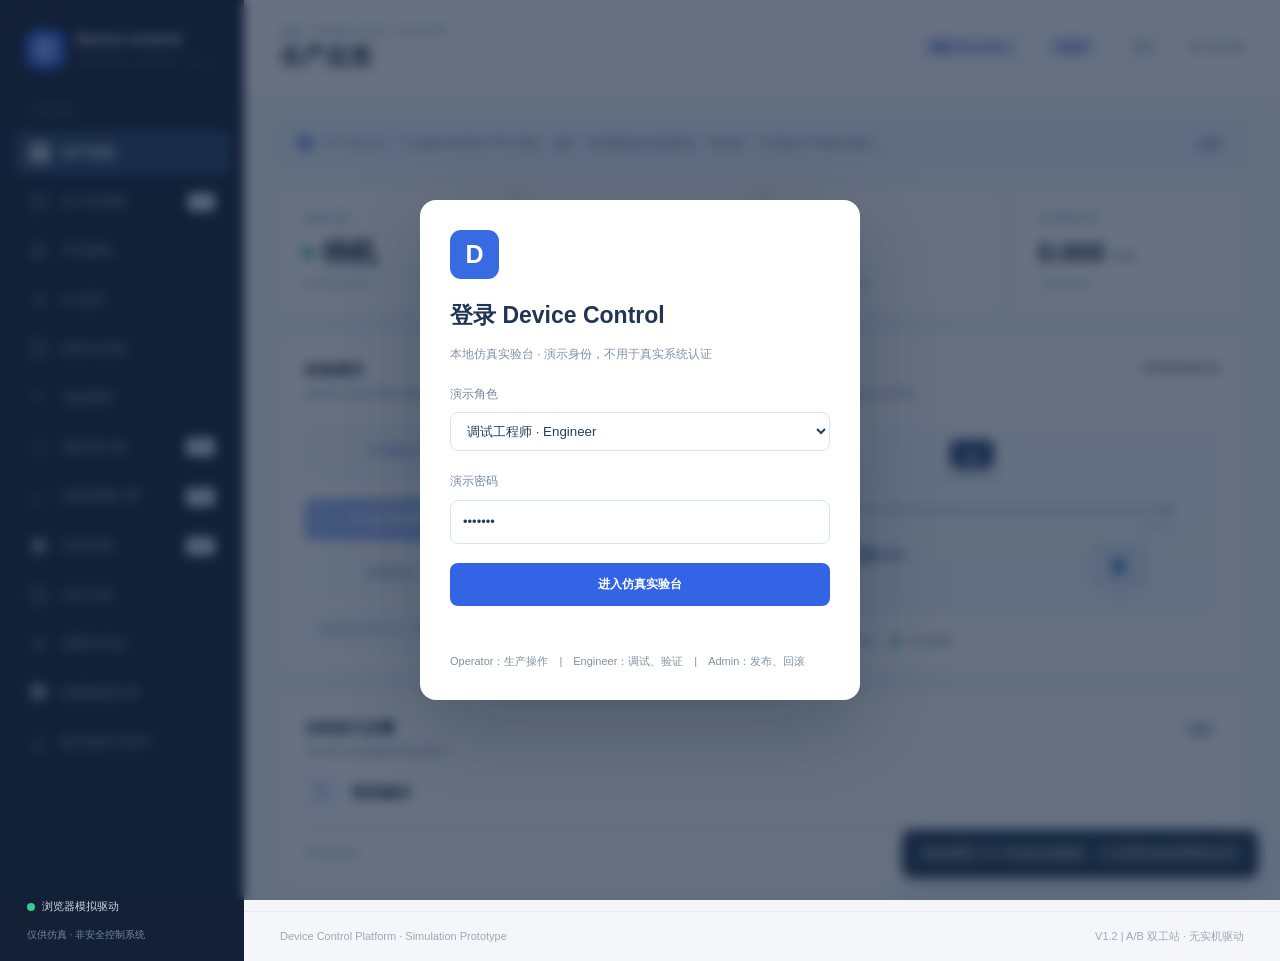
<file: tests/fixtures/DeviceControl_V1.2_Preview.html>
<!doctype html>
<html lang="zh-CN">
<head>
  <meta charset="utf-8">
  <meta name="viewport" content="width=device-width,initial-scale=1">
  <meta name="color-scheme" content="light">
  <title>Device Control V1.2 · 设备控制实验台</title>
  <style>
:root{--ink:#16243b;--muted:#7b8b9f;--accent:#3264e5;--accent-dark:#204bb7;--border:#e6ebf1;--bg:#f4f6fa;--green:#139a65;--red:#d34c58;--amber:#b47a26;--sidebar:#142035}*{box-sizing:border-box}body{margin:0;font:14px/1.55 Inter,'Segoe UI','Microsoft YaHei',Arial,sans-serif;color:var(--ink);background:var(--bg)}button,input{font:inherit}button{cursor:pointer}button:disabled{opacity:.48;cursor:not-allowed}.app-shell{display:flex;min-height:100vh}.sidebar{width:244px;background:var(--sidebar);color:#c1cbdc;flex-shrink:0;display:flex;flex-direction:column;padding:26px 14px 18px}.brand{padding:4px 12px 34px;display:flex;align-items:center;gap:11px;color:white}.brand b{display:block;font-weight:730;font-size:15px;line-height:1.15}.brand small{display:block;color:#8393aa;font-size:9px;letter-spacing:1.45px;margin-top:7px}.brand-mark{width:39px;height:39px;background:#386aee;border-radius:12px;color:white;display:grid;place-items:center;font-size:25px;font-weight:750}.section-label{font-size:10px;letter-spacing:2px;color:#7b8ba4;padding:0 15px 12px}.navigation{display:grid;gap:5px}.nav-item{border:0;background:none;color:#a4b2ca;display:flex;align-items:center;text-align:left;gap:13px;border-radius:9px;padding:12px 15px;font-size:13px}.nav-item:hover{background:#263650;color:white}.nav-item.active{background:#294369;color:white;font-weight:650}.nav-icon{font-size:20px;width:20px;text-align:center;line-height:1}.sidebar-bottom{margin-top:auto;padding:16px 13px 0;border-top:1px solid #304158;font-size:11px;color:#cbd5e5;display:grid;grid-template-columns:9px 1fr;gap:6px;align-items:center}.connection-dot{width:8px;height:8px;background:#36cb91;border-radius:50%}.sidebar-bottom small{grid-column:1/3;color:#7387a4;font-size:10px;margin-top:6px}.main{min-width:0;display:flex;flex:1;flex-direction:column}.topbar{height:96px;background:white;border-bottom:1px solid var(--border);padding:22px 36px;display:flex;justify-content:space-between;align-items:center}.topbar h1{font-size:23px;font-weight:740;line-height:1.2;margin:4px 0 0}.eyebrow{letter-spacing:1.5px;text-transform:uppercase;font-size:10px;font-weight:600;color:#90a1b4}.topright{display:flex;align-items:center;gap:20px}.mode-chip{background:#edf2ff;color:var(--accent-dark);padding:7px 12px;border-radius:6px;font-weight:650;font-size:11px}.clock{color:var(--muted);font-variant-numeric:tabular-nums;font-weight:550}.content{padding:25px 36px;max-width:1560px;width:100%;margin:0 auto;flex:1}.notice{padding:11px 16px;background:#edf2fd;border:1px solid #dce7fc;border-radius:9px;display:flex;align-items:center;gap:10px;color:#50729e;font-size:12px;margin-bottom:22px}.notice-icon{background:#6794df;color:white;border-radius:50%;width:16px;height:16px;display:grid;place-items:center;font-size:11px;font-weight:bold;flex-shrink:0}.text-button{margin-left:auto;border:0;background:transparent;color:#3364a7;text-decoration:underline}.help-panel{padding:13px 17px;background:white;border-radius:8px;border:1px solid var(--border);color:#567;margin:-12px 0 19px}.hidden{display:none!important}.panel{display:none}.panel.active{display:block}.four-grid{display:grid;grid-template-columns:repeat(4,minmax(0,1fr));gap:16px}.stat-card,.card{background:white;border:1px solid var(--border);border-radius:12px;box-shadow:0 2px 10px #21344805}.stat-card{padding:20px 22px}.stat-label{font-size:12px;color:var(--muted)}.stat-value{margin:8px 0 3px;font-size:28px;font-weight:750;letter-spacing:-.7px;line-height:1.25;display:flex;align-items:center;gap:9px;font-variant-numeric:tabular-nums}.stat-card small{color:#91a0af;font-size:11px}.state-dot,.tiny-indicator{display:inline-block;border-radius:50%;width:10px;height:10px;background:#a6b3c5;flex-shrink:0}.state-dot.ok,.tiny-indicator.ok{background:#13a76b;box-shadow:0 0 0 4px #e3f7ed}.state-dot.running{background:#3568ed;box-shadow:0 0 0 4px #e8eeff}.state-dot.error,.tiny-indicator.error{background:#e15862;box-shadow:0 0 0 4px #fbe9eb}.unit{font-size:13px;color:var(--muted);align-self:end;padding-bottom:6px}.dashboard-grid{display:grid;grid-template-columns:minmax(315px,.92fr) minmax(400px,1.25fr);gap:18px;margin-top:18px}.card{padding:23px}.card-head{display:flex;justify-content:space-between;align-items:start;gap:12px;margin-bottom:21px}.card-head h2,.section-intro h2{font-size:15px;margin:0 0 4px;font-weight:750}.card-head p,.section-intro p{margin:0;color:var(--muted);font-size:12px}.pill{padding:5px 9px;background:#e8f6ef;color:#179562;border-radius:20px;font-size:11px;white-space:nowrap;font-weight:650}.pill.neutral{background:#f2f4f7;color:#65778e}.pill.alert{background:#fff0f0;color:#d84855}.mode-toggle{background:#f2f5fa;border-radius:9px;padding:5px;display:flex;margin:18px 0 20px}.mode-toggle button{border:0;background:none;flex:1;padding:11px 12px;color:#7b8ba1;border-radius:7px;font-weight:650}.mode-toggle button.selected{background:white;box-shadow:0 1px 6px #09244414;color:#305fd4}.action-grid{display:grid;grid-template-columns:1fr 1fr;gap:10px;margin-bottom:11px}.btn{border:1px solid transparent;border-radius:8px;padding:11px 14px;font-size:12px;font-weight:700;transition:background .15s}.btn:hover:not(:disabled){filter:brightness(.97)}.btn-primary{background:#3264e5;color:white}.btn-danger{background:#fff0f1;border-color:#ffe0e3;color:#ca4c56}.btn-light{background:#f6f8fb;border-color:#e7ebf1;color:#465c77}.control-hint{background:#f8fafd;color:#8191a7;padding:12px;border-radius:7px;font-size:11px;margin-top:14px}.machine-diagram{background:linear-gradient(180deg,#f8faff,#f3f7fc);border:1px dashed #d7e0ed;border-radius:10px;min-height:190px;padding:14px 25px 12px;position:relative;overflow:hidden}.camera-sim{display:flex;align-items:center;flex-direction:column;font-size:9px;letter-spacing:1px;color:#92a2b7;gap:2px}.camera-shape{display:grid;place-items:center;width:44px;height:29px;background:#304d79;color:white;border-radius:6px 6px 10px 10px;font-size:24px;box-shadow:0 4px 13px #18263c28}.axis-track{margin:22px 24px 8px;height:6px;background:#c9d5e9;border-radius:4px;position:relative}.axis-track:before{content:'';position:absolute;height:15px;left:0;right:0;top:-4px;border-left:3px solid #879eba;border-right:3px solid #879eba}.axis-origin,.axis-end{position:absolute;top:14px;font-size:9px;color:#90a3b9}.axis-end{right:0}.axis-carriage{position:absolute;top:-7px;width:28px;height:20px;background:#386ae6;border:3px solid white;border-radius:5px;box-shadow:0 3px 9px #234c9a4a;transform:translateX(-50%);transition:left .15s linear;z-index:2}.carriage-label{font-size:9px;color:#4271d2;position:absolute;top:-18px;left:6px;font-weight:700}.machine-bottom{display:flex;justify-content:space-between;align-items:center;padding:25px 48px 0}.cylinder-sim{display:grid;gap:7px;justify-items:center;color:#90a1b6;font-size:9px}.cylinder-body{height:18px;width:76px;background:#a8b9d1;border:3px solid #819ab6;border-radius:4px;position:relative}.cylinder-rod{position:absolute;width:39px;height:6px;background:#7793bf;left:66px;top:3px;transition:width .3s}.cylinder-rod.extended{width:60px}.product-symbol{display:grid;place-items:center;border:2px solid #9fbee6;background:#e5effc;width:54px;height:40px;border-radius:7px;color:#4d7ec3;font-size:24px;position:relative}.product-symbol small{font-size:9px;position:absolute;bottom:-19px;color:#91a2b6}.product-symbol.absent{opacity:.15}.device-health{display:flex;gap:19px;padding-top:18px;font-size:11px;color:#657890;flex-wrap:wrap}.device-health>div{display:flex;align-items:center;gap:9px}.tiny-indicator{width:7px;height:7px}.progress-card{margin-top:18px}.progress-card .card-head{margin-bottom:10px}.current-step{display:flex;align-items:center;gap:12px;font-size:15px;margin:14px 0}.step-icon{display:grid;place-items:center;background:#eef3ff;color:#3f6de2;border-radius:9px;width:35px;height:35px;font-size:22px}.progress-rail{height:7px;background:#edf1f7;border-radius:12px;overflow:hidden}.progress-rail div{height:100%;background:#4272e9;width:0%;transition:width .2s}.step-foot{display:flex;justify-content:space-between;margin-top:13px;font-size:11px;color:#8a9aae}.section-intro{margin-bottom:22px}.section-intro h2{font-size:20px}.section-intro p{font-size:13px}.two-grid{display:grid;grid-template-columns:repeat(2,minmax(0,1fr));gap:18px}.readout{background:#f6f8fc;border-radius:9px;padding:16px 18px;display:flex;justify-content:space-between;align-items:center;margin:15px 0}.readout span{color:#75869c;font-size:12px}.readout strong{font-size:25px;color:#233a5a}.readout strong small{font-size:12px;color:#9baabe}.keyvalue{padding:10px 0;display:flex;justify-content:space-between;color:#7e8fa3;font-size:12px;border-bottom:1px solid #eef1f5}.keyvalue b{color:#365072;font-weight:650}.btn-row{display:flex;gap:9px;margin-top:19px;flex-wrap:wrap}.btn-row button{flex:1}.field-label{font-size:12px;color:#74859c;display:block;margin:21px 0 9px}.input-row{display:flex;gap:9px}.input-row input{width:100%;min-width:0;border:1px solid #dbe3ee;border-radius:8px;padding:11px 12px;outline:none}.input-row input:focus{border-color:#6589ed}.full{width:100%}.divider{border-top:1px solid #eef1f5;margin:22px 0}.signal-list{display:grid;gap:3px}.signal-row{display:grid;grid-template-columns:25px 1fr auto;align-items:center;gap:11px;border-bottom:1px solid #f0f2f6;padding:13px 0}.signal-index{font-size:10px;color:#9caabe}.signal-text b{display:block;font-size:12px}.signal-text small{display:block;font-size:10px;color:#8fa0b5;margin-top:2px}.signal-control{display:flex;gap:13px;align-items:center}.signal-indicator{display:flex;align-items:center;gap:7px;font-size:11px;color:#8698ae;font-weight:700}.led{width:9px;height:9px;border-radius:50%;background:#d6dce7}.led.on{background:#27b584;box-shadow:0 0 0 3px #e7f8ef}.switch{width:34px;height:19px;background:#ccd7e4;border:0;border-radius:11px;position:relative;transition:background .2s}.switch:before{content:'';position:absolute;width:13px;height:13px;border-radius:50%;background:white;top:3px;left:3px;transition:left .2s}.switch.on{background:#4273e9}.switch.on:before{left:18px}.sequence-list{display:grid;gap:0}.sequence-row{display:flex;gap:15px;align-items:center;padding:14px 7px;border-bottom:1px solid #edf1f5;color:#8c9aab}.sequence-number{display:grid;place-items:center;width:30px;height:30px;border:1px solid #dbe2ec;border-radius:50%;font-size:11px;flex-shrink:0}.sequence-row.current{color:#2c5ed7;background:#f5f8ff;font-weight:700}.sequence-row.current .sequence-number{background:#3e70eb;color:white;border-color:#3e70eb}.sequence-label{flex:1}.sequence-row small{font-size:11px}.event-list{max-height:500px;overflow:auto}.event-row{display:grid;grid-template-columns:94px 70px 1fr;gap:10px;align-items:center;padding:11px 0;border-bottom:1px solid #edf1f5;font-size:12px}.event-row time{color:#93a2b6;font-variant-numeric:tabular-nums}.loglevel{font-size:10px;font-weight:750;color:#4b709c}.loglevel.Error{color:#dc4a55}.loglevel.Warning{color:#ae7a25}.alarm-empty{padding:16px;background:#f6f8fb;color:#8191a3;border-radius:8px}.alarm-active{padding:16px;background:#fff2f1;color:#bd4552;border-radius:8px}.footer{display:flex;justify-content:space-between;padding:16px 36px;border-top:1px solid var(--border);font-size:11px;color:#9aa9b8}.toast{position:fixed;bottom:22px;right:22px;padding:13px 18px;max-width:380px;border-radius:9px;background:#233950;color:white;box-shadow:0 6px 25px #17274130;z-index:20}.toast.error{background:#b83a46}@media(max-width:1100px){.sidebar{width:210px}.topbar{padding:22px}.content{padding:20px}.four-grid{grid-template-columns:repeat(2,minmax(0,1fr))}.dashboard-grid{grid-template-columns:1fr}.machine-diagram{min-height:190px}}@media(max-width:700px){.app-shell{display:block}.sidebar{width:100%;padding:12px}.brand{padding:4px 5px 12px}.section-label,.sidebar-bottom{display:none}.navigation{display:flex;overflow:auto;gap:2px}.nav-item{white-space:nowrap;padding:9px 10px;font-size:11px}.nav-icon{display:none}.topbar{height:85px;padding:13px}.topbar h1{font-size:21px}.topright{gap:7px}.clock{display:none}.content{padding:14px}.four-grid{gap:9px}.stat-card{padding:15px}.stat-value{font-size:22px}.two-grid{grid-template-columns:1fr}.card{padding:17px}.footer{padding:13px}.notice{font-size:11px}.machine-bottom{padding-left:10px;padding-right:10px}}

.select-field{width:100%;background:white;border:1px solid #dbe3ee;border-radius:8px;padding:10px 12px;color:#253e5e;outline:none}.mini-grid{display:grid;grid-template-columns:repeat(auto-fit,minmax(180px,1fr));gap:12px}.mini-item{background:#f6f8fc;border:1px solid #e9eef5;border-radius:9px;padding:14px}.mini-item b{display:block;font-size:13px}.mini-item small{display:block;color:#8293ab;margin-top:5px;font-size:11px}.mini-item strong{display:block;margin-top:11px;font-size:17px;color:#3264e5}.mapping-table{max-height:650px;overflow:auto}.mapping-row{display:grid;grid-template-columns:48px 1fr 55px;gap:9px;align-items:center;padding:11px 1px;border-bottom:1px solid #edf1f5;font-size:12px}.mapping-row b{display:block;font-size:12px}.mapping-row small{display:block;color:#8c9fb4;font-size:10px}.map-chip{background:#eff3fb;border-radius:5px;color:#45638d;padding:3px 5px;text-align:center;font-size:10px}.interlock-card{border-bottom:1px solid #edf1f5;padding:12px 1px}.interlock-card b{font-size:12px}.interlock-card small{display:block;color:#8193a8;font-size:11px;margin-top:4px}.interlock-card .pass{color:#149968}.interlock-card .block{color:#d45460}.connection-error{background:#fff1f1;color:#ac3949;border:1px solid #ffdadd;border-radius:8px;padding:13px;margin:10px 0}.top-chip{display:inline-flex;gap:6px;align-items:center}.param-note{font-size:11px;color:#8293ab}.section-intro{display:block}

/* V0.3 simulation cycle analytics */
.history-list{display:grid;gap:7px;margin-top:16px;max-height:520px;overflow:auto}
.history-row{width:100%;border:1px solid #e8edf5;text-align:left;border-radius:9px;padding:12px;background:white;display:grid;grid-template-columns:minmax(100px,1fr) 65px 60px;gap:9px;align-items:center;color:#233950}
.history-row:hover,.history-row.selected{background:#f1f5ff;border-color:#a9bdf9}
.history-row small{display:block;font-size:10px;font-weight:400;color:#91a1b5;margin-top:3px}
.history-row strong{font-size:12px;text-align:right;font-variant-numeric:tabular-nums}
.outcome{font-size:10px;color:#697e99;font-weight:700}
.outcome.Completed{color:#169b6b}.outcome.Failed{color:#ca4753}.outcome.Stopped,.outcome.Canceled{color:#a77825}
.timing-list{max-height:620px;overflow:auto}.timing-row{border-bottom:1px solid #e8edf5;padding:14px 0}.timing-top{display:flex;gap:8px;align-items:center;font-size:11px}.timing-top b:first-child{flex:1}.timing-top b:last-child{color:#536f96;white-space:nowrap}
.timing-rail{height:6px;background:#edf2f9;border-radius:6px;margin:10px 0 5px}.timing-rail>div{height:100%;background:#5a80df;border-radius:6px;min-width:2px}
.error-line{color:#c44c56;font-size:11px}.empty-state{color:#93a0b0;font-size:12px;padding:20px 8px;text-align:center}
.alarm-guidance{border:1px solid #f4d5b8;background:#fff9f0;border-radius:8px;padding:16px;margin-top:11px}
.alarm-guidance b{color:#a36a20;display:block}.alarm-guidance span{display:block;font-size:11px;color:#9d8b73;margin:4px 0}
.alarm-guidance p{color:#69563c;margin:8px 0 0;font-size:12px}
@media(max-width:700px){.history-row{grid-template-columns:minmax(65px,1fr) 50px 50px;padding:9px}.timing-top{flex-wrap:wrap}}

/* V0.4 software governance */
.login-overlay{position:fixed;inset:0;z-index:100;background:rgba(18,34,58,.64);backdrop-filter:blur(6px);display:flex;align-items:center;justify-content:center;padding:16px}
.login-overlay.hidden{display:none}.login-dialog{width:min(440px,100%);background:white;border-radius:16px;box-shadow:0 28px 90px #07182b47;padding:30px;color:#203653}
.login-logo{background:#386be1;color:white;border-radius:11px;display:grid;place-items:center;width:49px;height:49px;font-weight:800;font-size:25px;margin-bottom:19px}
.login-dialog h2{font-size:23px;margin:0 0 9px}.login-dialog p{font-size:12px;color:#8392a6}.login-dialog small{display:block;color:#8191a4;margin-top:19px;font-size:11px;line-height:1.7}
.login-input{padding:11px 12px;border:1px solid #dbe3ee;border-radius:8px;display:block;width:100%;font-size:13px;color:#263b59;background:white;box-sizing:border-box}.login-input:focus{outline:2px solid #bdd0ff;outline-offset:1px}
.login-error{font-size:12px;color:#cf3948;margin-top:9px;min-height:18px}
.three-governance{display:grid;grid-template-columns:minmax(0,1fr) minmax(0,1.3fr);gap:18px}
.recipe-details{display:grid;gap:9px;margin:15px 0}.recipe-details .keyvalue{margin:0}.recipe-version-list{max-height:340px;overflow:auto;display:grid;gap:8px}
.recipe-item{padding:12px;border:1px solid #e1e8f3;border-radius:9px;background:#fff;width:100%;text-align:left;display:grid;gap:4px;color:#304861}
.recipe-item:hover,.recipe-item.selected{border-color:#6290e5;background:#f1f6ff}.recipe-item strong{font-size:13px}.recipe-item small{font-size:10px;color:#8194aa}.recipe-item .pill{justify-self:start;font-size:10px}
.audit-scroll{overflow:auto;max-height:380px}.audit-table{width:100%;border-collapse:collapse;min-width:730px;text-align:left;font-size:11px}.audit-table th{background:#f5f7fc;color:#74859e;font-size:10px;padding:10px;position:sticky;top:0}.audit-table td{padding:11px 10px;border-bottom:1px solid #eef1f5;vertical-align:top;color:#4d647f}.audit-table .denied{color:#d94d55;font-weight:700}.audit-pages{margin-top:13px;display:flex;justify-content:space-between;align-items:center;gap:12px;font-size:11px;color:#8c9bae}.audit-pages>div{display:flex;gap:8px}
.checklist{display:grid;gap:8px}.check-row{display:flex;gap:10px;align-items:center;padding:12px;border:1px solid #e9edf5;border-radius:8px;font-size:12px}.check-row .check-icon{font-size:14px;width:21px;text-align:center}.check-row.pass .check-icon{color:#18a875}.check-row.fail .check-icon{color:#cb5f52}.recovery-step{display:flex;align-items:start;gap:12px;padding:13px 0;border-bottom:1px solid #edf0f5}.recovery-step>span{background:#edf4ff;color:#4772d8;padding:7px;border-radius:8px;font-size:11px}.recovery-step b{font-size:12px;display:block}.recovery-step small{display:block;font-size:11px;color:#8495aa;margin-top:5px}
@media(max-width:1050px){.three-governance{grid-template-columns:1fr}.login-dialog{padding:20px}}

/* V0.5 flow debug workspace */
.flow-toolbar{display:flex;flex-wrap:wrap;align-items:center;gap:14px;margin-bottom:16px;}
.flow-meta{flex:1;min-width:200px}.flow-meta h2{margin:3px 0 5px;font-size:18px}.flow-actions{display:flex;flex-wrap:wrap;gap:6px;margin:0}
.flow-layout{display:grid;grid-template-columns:minmax(0,1.25fr) minmax(300px,.92fr);gap:16px;align-items:start}
.flow-right{display:grid;gap:16px;min-width:0}
.flow-node{border:1px solid var(--border,#e4e9f0);border-radius:11px;padding:11px 12px;margin:6px 0;background:#fff;position:relative}
.flow-node.active{border-color:#4690d7;background:#f1f8ff;box-shadow:0 0 0 2px rgba(58,134,210,.10)}
.flow-node.finished{border-color:#bde3cc;background:#fbfffc}
.flow-node.failed{border-color:#f3bcc1;background:#fff7f7}
.flow-node.paused{border-color:#edcb81;background:#fffaf0}
.flow-node-main{display:flex;align-items:center;gap:11px;min-width:0}.flow-node-main>.flow-title{flex:1;min-width:0}
.flow-title strong{display:block;font-size:13px}.flow-title small{display:block;font-size:11px;color:#77849a;padding-top:3px}
.flow-index{font-family:monospace;min-width:23px;color:#8a98aa;font-size:11px}
.break-dot{width:22px;height:22px;border:1px solid #ccd6e2;border-radius:50%;background:white;cursor:pointer;color:#94a1b2;font-size:12px}
.break-dot.on{background:#ce4b5c;border-color:#ce4b5c;color:white}
.break-dot:disabled{opacity:.4;cursor:not-allowed}
.flow-children{margin:10px 0 0 34px;padding-left:12px;border-left:2px dashed #b7cee6}
.flow-child{font-size:12px;display:flex;gap:9px;align-items:center;padding:7px 6px;margin:4px 0;background:#eef5fb;border-radius:7px}
.flow-child strong{font-weight:600}.flow-status-text{font-size:11px;color:#61748b;white-space:nowrap}
.flow-vars{display:grid;gap:9px}.flow-var{display:flex;align-items:start;justify-content:space-between;gap:12px;border-bottom:1px solid #edf0f6;padding:8px 0;font-size:12px}
.flow-var span{color:#75849a}.flow-var b{max-width:65%;text-align:right;overflow-wrap:anywhere}
.resource-list{margin-top:14px;display:flex;gap:6px;flex-wrap:wrap}.resource-chip{font-size:11px;padding:6px 9px;border-radius:7px;background:#f0f4fa;color:#53708e}
.flow-traces{display:grid;gap:7px;max-height:450px;overflow-y:auto}.trace-row{border:1px solid #e8edf4;border-radius:9px;padding:9px;font-size:11px;line-height:1.7}
.trace-top{display:flex;justify-content:space-between;gap:8px;align-items:center}.trace-top b{font-size:12px}.trace-row small{color:#77849a}.trace-failed{color:#a72e45}.trace-completed{color:#28845c}.trace-canceled{color:#ac6635}
@media(max-width:1100px){.flow-layout{grid-template-columns:1fr}}

/* V0.6 workflow studio */
.nav-beta{margin-left:auto;font-size:9px;border-radius:4px;background:#e7f0ff;color:#3266c0;padding:2px 4px}
.studio-bar{display:flex;align-items:center;justify-content:space-between;gap:18px;margin-bottom:15px;flex-wrap:wrap}.studio-bar h2{margin:5px 0}.studio-bar small{color:#8896ac}
.studio-layout{display:grid;grid-template-columns:minmax(210px,.77fr) minmax(300px,1.5fr) minmax(220px,.88fr);gap:14px;align-items:start}
.studio-left,.studio-right{display:grid;gap:14px;min-width:0}.studio-palette{display:grid;grid-template-columns:1fr 1fr;gap:8px}
.studio-palette button{font-family:inherit;background:#f7faff;border:1px solid #dce7f7;color:#446283;font-size:11px;padding:11px 7px;border-radius:9px;text-align:left;cursor:pointer}
.studio-palette button:hover{border-color:#78a0e4;background:#ecf4ff}
.studio-palette button:disabled{opacity:.45;cursor:not-allowed}
.studio-versions{display:grid;gap:7px;max-height:350px;overflow:auto;margin-bottom:10px}
.studio-version{text-align:left;border:1px solid #e2eaf4;background:#fff;border-radius:8px;padding:9px;display:grid;grid-template-columns:1fr auto;gap:5px;color:#51657d;cursor:pointer}
.studio-version.selected{border-color:#5b8be9;background:#f1f7ff}.studio-version b{font-size:12px;color:#344e70}.studio-version small{grid-column:1/-1;font-size:10px;color:#8292a4}
.studio-graph{min-height:570px}.studio-start,.studio-end{margin:0 auto;text-align:center;border-radius:7px;padding:8px;max-width:140px;font-weight:750;letter-spacing:.12em;font-size:11px;color:#4772bf;background:#eff5ff}
.studio-end{background:#eef8f4;color:#16855f}.studio-link{height:27px;display:flex;justify-content:center;align-items:center;color:#7da1d2;font-size:19px;position:relative}
.studio-link:before{content:"";position:absolute;height:14px;border-left:2px solid #abc5e3;top:0;left:50%;z-index:0}.studio-link span{z-index:1;background:#fff}
.studio-node{border:1px solid #dce5f0;border-radius:11px;background:#fff;display:flex;align-items:center;padding:5px;gap:3px;box-shadow:0 3px 12px #213b550a}
.studio-node.chosen{border-color:#5e90e8;background:#f5f9ff;box-shadow:0 0 0 2px #6b9bf321}.studio-node-body{border:0;background:none;display:flex;align-items:center;gap:12px;text-align:left;flex:1;padding:9px;min-width:0;cursor:pointer}
.studio-node-body b{display:block;color:#304a69;font-size:12px}.studio-node-body small{display:block;color:#8191a6;font-size:10px;margin-top:4px}.studio-index{color:#8a9db4;font-size:10px;font-family:monospace}.studio-node-icon{background:#eaf2ff;border-radius:8px;width:27px;height:27px;display:grid;place-items:center;color:#4c7cce}
.studio-grip{cursor:grab;color:#a4b0c0;padding:8px}.studio-branch-grid{display:grid;grid-template-columns:repeat(2,minmax(0,1fr));gap:9px;margin:10px 10px 3px;position:relative}
.studio-branch-grid:before{content:"";position:absolute;top:-10px;left:25%;right:25%;border-top:2px solid #b1c9e4}.studio-branch{border:1px dashed #afc5df;background:#f7faff;color:#49617a;cursor:pointer;border-radius:8px;padding:8px;min-width:0;text-align:left;display:grid;gap:4px}
.studio-branch.chosen{border-style:solid;border-color:#5d8feb}.studio-branch span{font-size:9px;color:#5484bb}.studio-branch strong{font-size:11px}.studio-branch small{font-size:9px;overflow-wrap:anywhere}
.studio-inspector-title{display:flex;align-items:center;justify-content:space-between;margin-bottom:8px;gap:10px}.studio-inspector-title strong{font-size:12px;color:#5075a0}.studio-inspector-title .btn{padding:6px 8px}
#studioInspector .field-label{display:block;margin-bottom:10px}#studioInspector .field-label input,#studioInspector .field-label select{margin-top:5px}.studio-validation{display:grid;gap:9px}.studio-valid{color:#17885e;font-size:12px}.studio-invalid,.studio-error{color:#c25163;font-size:12px}.studio-validation small{font-size:11px;color:#8191a1}
@media(max-width:1350px){.studio-layout{grid-template-columns:minmax(210px,1fr) minmax(360px,2fr)}.studio-right{grid-column:1/-1;grid-template-columns:1fr 1fr}}@media(max-width:830px){.studio-layout{grid-template-columns:1fr}.studio-right{grid-column:auto;grid-template-columns:1fr}}

/* V0.7 editing and historical replay */
.studio-tools{padding:12px 16px;margin-bottom:14px;display:flex;align-items:center;justify-content:space-between;flex-wrap:wrap;gap:10px}.studio-tools small{color:var(--muted);font-size:11px}.studio-diff{display:grid;gap:8px;max-height:290px;overflow:auto}.diff-summary{font-size:11px;color:var(--muted);margin-bottom:6px}.diff-entry{display:flex;gap:9px;align-items:flex-start;padding:8px;border:1px solid var(--border);border-radius:8px;background:#f9fbfd}.diff-entry span{font-size:11px;font-weight:700;min-width:32px;color:#5266ae}.diff-entry.added span{color:#188d61}.diff-entry.removed span{color:#c65662}.diff-entry.moved span{color:#ac7c23}.diff-entry small{color:#506077;overflow-wrap:anywhere}
.replay-info{display:flex;justify-content:space-between;align-items:center;margin-bottom:16px;padding:16px 20px;gap:12px}.replay-info h2{font-size:13px;margin:5px 0 0}.replay-layout{display:grid;grid-template-columns:minmax(200px,.95fr) minmax(370px,1.65fr) minmax(275px,1.3fr);gap:16px;align-items:start}.replay-runs{display:grid;gap:8px;max-height:620px;overflow:auto}.replay-run,.replay-event{border:1px solid var(--border);border-radius:9px;background:#fff;text-align:left;padding:10px 12px;color:var(--ink);display:flex;gap:8px;align-items:center;width:100%}.replay-run{display:grid}.replay-run b,.replay-event b{font-size:12px}.replay-run span,.replay-event small{font-size:11px;color:var(--muted);display:block}.replay-run.selected,.replay-event.selected{border-color:#86a7ed;background:#eef4ff}.replay-timeline{max-height:460px;overflow:auto;display:grid;gap:7px}.replay-order{font-weight:750;background:#f0f3f9;border-radius:6px;padding:5px 8px;color:#7184a1}.replay-controls{border-bottom:1px solid var(--border);padding-bottom:12px;margin-bottom:12px}.replay-controls .btn-row{flex-wrap:wrap}.replay-controls input[type=range]{width:85%;margin:14px 0 0}.replay-watch{max-height:490px;overflow:auto}.replay-watch-grid{display:grid;gap:6px}.replay-watch-row{padding:8px;background:#f7f9fd;border:1px solid var(--border);border-radius:7px;display:grid;grid-template-columns:1fr 1fr;gap:9px;align-items:center}.replay-watch-row b{font-size:11px;font-weight:650;word-break:break-word}.replay-watch-row code{font-size:11px;color:#2a579a;text-align:right;overflow-wrap:anywhere}@media(max-width:1380px){.replay-layout{grid-template-columns:1fr 1.5fr}.replay-layout>.card:last-child{grid-column:1/-1}}@media(max-width:850px){.replay-layout{grid-template-columns:1fr}.replay-layout>.card:last-child{grid-column:auto}}

/* V0.8 quality dashboard */
.quality-header{display:flex;align-items:center;justify-content:space-between;flex-wrap:wrap;gap:12px}
.quality-header h2{display:flex;align-items:center;gap:12px;flex-wrap:wrap}
.quality-case,.quality-custom{display:flex;align-items:center;gap:12px;padding:12px 3px;border-bottom:1px solid #edf0f4}
.quality-case>div,.quality-custom>div{display:flex;flex-direction:column;gap:5px;min-width:0;flex:1}
.quality-case small,.quality-custom small{color:#778191;font-size:12px;line-height:1.5;overflow-wrap:anywhere}
.quality-check{width:27px;height:27px;border-radius:8px;display:flex;align-items:center;justify-content:center;font-weight:800;background:#ebf7ef;color:#25864b}
.quality-case.fail .quality-check{background:#fff0ed;color:#bd443b}
.quality-issue{padding:11px 12px;border-radius:8px;background:#f3f6fc;font-size:13px;margin-bottom:9px;line-height:1.5}
.quality-issue.bad{background:#fff1f0;color:#ae3230}.quality-issue.good{background:#eff9f3;color:#21864b}
.quality-form{display:grid;grid-template-columns:1fr 1fr;gap:9px 12px}
.quality-schema>div{padding:12px 0;display:flex;justify-content:space-between;gap:12px;border-bottom:1px solid #edf0f4;flex-wrap:wrap}
.quality-schema small{color:#7b8696}
.quality-bar-row{display:grid;grid-template-columns:minmax(200px,1fr) 45%;align-items:center;gap:16px;padding:10px 0;border-bottom:1px solid #f0f2f5}
.quality-bar-row>div:first-child{display:flex;flex-direction:column;gap:4px}.quality-bar-row small{font-size:11px;color:#7a8796}
.quality-track{height:10px;border-radius:8px;background:#eef3fa;overflow:hidden}.quality-track>div{height:100%;background:#3d76c8;border-radius:8px}
@media(max-width:820px){.quality-form{grid-template-columns:1fr}.quality-bar-row{grid-template-columns:1fr}}

.quality-metrics-grid{display:grid;grid-template-columns:repeat(3,minmax(0,1fr));gap:15px}
@media(max-width:700px){.quality-metrics-grid{grid-template-columns:1fr}}

/* V1.1 multiple software station overview */
.fleet-summary{display:grid;grid-template-columns:repeat(4,minmax(0,1fr));gap:14px;margin:18px 0}
.fleet-owner{font-size:19px;min-height:36px;word-break:break-word}
.fleet-stations{display:grid;grid-template-columns:repeat(2,minmax(0,1fr));gap:18px;margin-bottom:18px}
.fleet-station{border:1px solid #e3eaf4;border-radius:13px;background:white;padding:22px;min-width:0;box-shadow:0 4px 18px #13274b08}
.fleet-station.problem{border-color:#edc4c5}.fleet-station.running{border-color:#a9c6ef}
.fleet-station-head{display:flex;align-items:flex-start;gap:12px;justify-content:space-between}
.fleet-station-head h2{font-size:19px;margin:3px 0}.fleet-station-head small{color:#8494aa;font-size:11px;display:block}
.fleet-station-metrics{display:grid;grid-template-columns:repeat(3,minmax(0,1fr));gap:9px;margin:17px 0}
.fleet-station-metrics>div{background:#f5f8fc;border-radius:9px;padding:12px 10px;min-width:0}
.fleet-station-metrics small{color:#8b9ab0;font-size:10px;display:block}.fleet-station-metrics b{font-size:15px;overflow-wrap:anywhere;display:block;margin:5px 0}
.fleet-step{background:#edf4fe;color:#49658a;border-radius:8px;padding:10px 12px;font-size:12px;margin:10px 0 16px;display:flex;justify-content:space-between;gap:8px}
.fleet-buttons{display:grid;grid-template-columns:repeat(3,minmax(0,1fr));gap:9px}
.fleet-buttons .btn{padding:10px 7px}
.fleet-info{display:grid;gap:8px;margin-top:14px;font-size:11px;color:#6f8099}.fleet-info code{font-size:10px;word-break:break-all;color:#496681}
.fleet-info .alarm{color:#bc4753}.fleet-log-rows{display:grid;gap:7px;max-height:200px;overflow:auto;color:#63758d;font-size:12px}
.fleet-log-entry{border-bottom:1px solid #edf1f6;padding:9px 2px}.fleet-log-entry.error{color:#c04858}
@media(max-width:1120px){.fleet-summary{grid-template-columns:repeat(2,minmax(0,1fr))}.fleet-stations{grid-template-columns:1fr}}
@media(max-width:600px){.fleet-summary{grid-template-columns:1fr 1fr}.fleet-station{padding:14px}.fleet-buttons{grid-template-columns:repeat(2,minmax(0,1fr))}}

/* V1.2 shared logical-resource monitor */
.fleet-resource-board{margin-bottom:16px}.fleet-resource-rows{display:grid;grid-template-columns:1fr 1fr;gap:14px}
.fleet-resource-lane{border:1px solid #e4ebf5;background:#f8faff;border-radius:10px;padding:14px;min-height:90px}
.fleet-resource-lane h3{font-size:12px;color:#4d678c;margin:0 0 9px}.fleet-resource-line{font-size:12px;padding:7px;background:white;margin-top:6px;border-radius:7px;color:#334b6d;display:flex;justify-content:space-between;gap:10px}
.fleet-resource-line small{color:#7385a1}.fleet-resource-empty{color:#8294aa;font-size:12px;margin-top:15px}
@media(max-width:680px){.fleet-resource-rows{grid-template-columns:1fr}}

</style>
</head>
<body>
<div class="app-shell">
  <aside class="sidebar">
    <div class="brand"><div class="brand-mark">D</div><div><b>Device Control</b><small>CONTROL STUDIO · V1.2</small></div></div>
    <div class="section-label">工作空间</div>
    <nav class="navigation" aria-label="页面导航">
      <button data-tab="dashboard" class="nav-item active"><span class="nav-icon">▦</span>生产总览</button>
      <button data-tab="stations" class="nav-item"><span class="nav-icon">▥</span>多工站调度 <span class="nav-beta">V1.2</span></button>
      <button data-tab="manual" class="nav-item"><span class="nav-icon">⚙</span>手动调试</button>
      <button data-tab="io" class="nav-item"><span class="nav-icon">◉</span>IO 监控</button>
      <button data-tab="config" class="nav-item"><span class="nav-icon">▤</span>机构与互锁</button>
      <button data-tab="sequence" class="nav-item"><span class="nav-icon">↳</span>流程调试</button>
      <button data-tab="workflow" class="nav-item"><span class="nav-icon">◇</span>流程设计器 <span class="nav-beta">NEW</span></button>
      <button data-tab="quality" class="nav-item"><span class="nav-icon">✓</span>流程质量门禁 <span class="nav-beta">NEW</span></button>
      <button data-tab="replay" class="nav-item"><span class="nav-icon">▣</span>历史回放 <span class="nav-beta">NEW</span></button>
      <button data-tab="analytics" class="nav-item"><span class="nav-icon">▥</span>运行分析</button>
      <button data-tab="events" class="nav-item"><span class="nav-icon">≡</span>报警与日志</button>
      <button data-tab="recovery" class="nav-item"><span class="nav-icon">✚</span>故障恢复向导</button>
      <button data-tab="governance" class="nav-item"><span class="nav-icon">♙</span>配方版本与审计</button>
    </nav>
    <div class="sidebar-bottom"><div class="connection-dot"></div><span id="connectionLabel">检查服务连接…</span><small>仅供仿真 · 非安全控制系统</small></div>
  </aside>
  <main class="main">
    <header class="topbar">
      <div><div class="eyebrow">设备 / DEMO-DUAL-STATION</div><h1 id="pageTitle">生产总览</h1></div>
      <div class="topright"><span class="mode-chip" id="sourceMode">初始化中</span><span class="mode-chip" id="userLabel">未登录</span><button id="logoutButton" class="btn btn-light" style="padding:8px 11px" disabled>退出</button><span class="clock" id="clock">--:--:--</span></div>
    </header>
    <div class="content">
      <div class="notice"><span class="notice-icon">i</span><span>V1.2 多工站：节点级共享资源 FIFO 排队、超时、取消释放及流程调试。纯仿真，不具备生产级安全能力。</span><button id="helpToggle" class="text-button">说明</button></div>
      <div id="help" class="help-panel hidden">离线打开时使用浏览器内置仿真。启动 .NET 后端并由 5173 静态服务访问前端时，连接本地 API 仿真。控制动作都由软件普通互锁约束，但这不能替代机械安全系统。后端连接丢失时会锁定控制，禁止无提示自动切换到另一台模拟设备。</div>
      <div id="toast" role="status" class="toast hidden"></div>
      <div id="loginOverlay" class="login-overlay">
        <div class="login-dialog">
          <div class="login-logo">D</div><h2>登录 Device Control</h2>
          <p>本地仿真实验台 · 演示身份，不用于真实系统认证</p>
          <form id="loginForm">
            <label class="field-label" for="loginUser">演示角色</label>
            <select id="loginUser" class="select-field"><option value="operator">操作员 · Operator</option><option value="engineer" selected>调试工程师 · Engineer</option><option value="admin">管理员 · Admin</option></select>
            <label class="field-label" for="loginPassword">演示密码</label>
            <input id="loginPassword" class="login-input" type="password" value="demo123" autocomplete="off" required>
            <button class="btn btn-primary full" type="submit" style="margin-top:19px">进入仿真实验台</button>
            <div id="loginError" class="login-error" role="alert"></div>
          </form><small>Operator：生产操作　|　Engineer：调试、验证　|　Admin：发布、回滚</small>
        </div>
      </div>

      <section id="panel-stations" class="panel">
        <div class="section-intro"><h2>多工站调度中心</h2><p>两个独立的软件 Runtime：工站 A 兼容既有界面，工站 B 具有独立流程、配方、周期历史与故障状态。不同工站可以并行运行，只有声明共享资源的节点相互排队。</p></div>
        <div class="fleet-summary">
          <div class="stat-card"><span class="stat-label">在线工站</span><div class="stat-value" id="fleetCount">2</div><small>仿真软件实例</small></div>
          <div class="stat-card"><span class="stat-label">运行中</span><div class="stat-value" id="fleetRunning">0</div><small>按当前软件快照</small></div>
          <div class="stat-card"><span class="stat-label">异常工站</span><div class="stat-value" id="fleetFaults">0</div><small>故障或待恢复</small></div>
          <div class="stat-card"><span class="stat-label">共享资源 CELL-SHARED</span><div class="stat-value fleet-owner" id="fleetOwner">空闲</div><small>节点级 FIFO · 非安全级</small></div>
        </div>
        <div class="card fleet-resource-board"><div class="card-head"><div><h2>共享资源实时占用与等待队列</h2><p>资源在节点结束、异常或软件取消后释放。整个队列公平 FIFO；分配在软件进程内完成。</p></div><span class="pill neutral" id="fleetQueueCount">等待 0</span></div><div id="fleetResourceRows" class="fleet-resource-rows">尚未请求资源</div></div>
        <div class="fleet-stations" id="fleetStations" aria-live="polite"></div>
        <div class="card fleet-log"><div class="card-head"><div><h2>调度与验证记录</h2><p>该页面仅展示软件仿真动作。禁止同时占用共享资源；单站故障不自动控制另一站。</p></div><button id="fleetRefresh" class="btn btn-light">刷新全部工站</button></div><div id="fleetLog" class="fleet-log-rows">尚无操作记录</div></div>
      </section>

      <section id="panel-dashboard" class="panel active">
        <div class="four-grid kpi-grid">
          <div class="stat-card"><div class="stat-label">设备状态</div><div class="stat-value"><span id="stateDot" class="state-dot"></span><span id="stateValue">—</span></div><small id="stateSubtitle">等待连接</small></div>
          <div class="stat-card"><div class="stat-label">生产模式</div><div class="stat-value" id="modeValue">—</div><small>手动 / 自动模式互锁</small></div>
          <div class="stat-card"><div class="stat-label">完成周期</div><div class="stat-value" id="cyclesValue">0</div><small>单周期仿真运行</small></div>
          <div class="stat-card"><div class="stat-label">运动轴位置</div><div class="stat-value"><span id="axisValue">0.000</span><span class="unit">mm</span></div><small id="axisSub">X Axis</small></div>
        </div>
        <div class="dashboard-grid">
          <div class="card production-card">
            <div class="card-head"><div><h2>设备操作</h2><p>按照状态进行模式切换与单周期控制</p></div><span class="pill" id="recoveryTag">正常待机</span></div>
            <div class="mode-toggle"><button data-mode="Manual" class="selected" id="modeManual">手动模式</button><button data-mode="Auto" id="modeAuto">自动模式</button></div>
            <div class="action-grid"><button class="btn btn-primary" data-action="cycle-start">▶ 运行单周期</button><button class="btn btn-danger" data-action="cycle-stop">■ 请求停止</button></div>
            <div class="action-grid"><button class="btn btn-light" data-action="fault-reset">报警复位</button><button class="btn btn-light" data-action="recovery-confirm">恢复确认</button></div>
            <div class="control-hint" id="actionHint">手动使能与回零后，切换自动模式启动。</div>
          </div>
          <div class="card machine-card">
            <div class="card-head"><div><h2>工位状态</h2><p>示意机构，不对应真实机械几何结构</p></div><span class="subtle">STATION 01</span></div>
            <div class="machine-diagram">
              <div class="camera-sim"><span class="camera-shape">◉</span><span>CAMERA-01</span></div>
              <div class="axis-track"><div class="axis-origin">0</div><div class="axis-end">200 mm</div><div id="axisCarriage" class="axis-carriage" style="left:0%"><div class="carriage-head"></div><div class="carriage-label">X</div></div></div>
              <div class="machine-bottom"><div class="cylinder-sim"><div class="cylinder-body"><div id="piston" class="cylinder-rod"></div></div><span>CLAMP-01</span></div><div id="productSymbol" class="product-symbol">▣<small>工件</small></div></div>
            </div>
            <div class="device-health"><div><span class="tiny-indicator" id="guardLed"></span>防护门状态</div><div><span class="tiny-indicator" id="airLed"></span>气压反馈</div><div><span class="tiny-indicator" id="partLed"></span>产品检测</div></div>
          </div>
        </div>
        <div class="card progress-card"><div class="card-head"><div><h2>当前执行步骤</h2><p>实时显示设备顺序流程状态</p></div><span class="pill neutral" id="flowStatus">未启动</span></div><div class="current-step"><span class="step-icon">↳</span><strong id="stepValue">等待操作</strong></div><div class="progress-rail"><div id="stepProgress"></div></div><div class="step-foot"><span>单周期流程</span><span id="visionValue">视觉：尚未触发</span></div></div>
      </section>

      <section id="panel-manual" class="panel">
        <div class="section-intro"><h2>多机构手动调试</h2><p>选择不同轴和气缸查看对应状态；手动动作同样遵守统一普通互锁，不允许绕过设备控制服务。</p></div>
        <div class="two-grid">
          <div class="card"><div class="card-head"><div><h2>运动轴调试</h2><p>设备配置驱动轴量程、速度和回零位</p></div><span id="axisBadge" class="pill neutral">未使能</span></div>
            <label class="field-label" for="axisSelect">选择运动轴</label><select id="axisSelect" class="select-field"></select>
            <div class="readout"><span>当前位置</span><strong><span id="axisReadout">0.000</span><small> mm</small></strong></div>
            <div class="keyvalue"><span>回零状态</span><b id="homedReadout">未回零</b></div>
            <div class="keyvalue"><span>速度 / 范围</span><b id="axisLimits">—</b></div>
            <div class="btn-row"><button class="btn btn-primary" data-action="servo-on">使能</button><button class="btn btn-light" data-action="servo-off">去使能</button><button class="btn btn-light" data-action="axis-home">回零</button></div>
            <label class="field-label" for="moveTarget">目标位置 (mm)</label><div class="input-row"><input id="moveTarget" type="number" value="80" step="0.1"><button class="btn btn-primary" data-action="axis-move">移动到目标</button></div>
            <div class="control-hint">手动指令为离散绝对定位，不是长按点动；真机点动需要专门的保持运行及安全设计。</div>
          </div>
          <div class="card"><div class="card-head"><div><h2>气缸与视觉</h2><p>两个气缸分别绑定输出与传感器反馈</p></div><span id="cylinderBadge" class="pill neutral">—</span></div>
            <label class="field-label" for="cylinderSelect">选择气缸</label><select id="cylinderSelect" class="select-field"></select>
            <div class="readout"><span>当前状态</span><strong id="cylinderReadout">—</strong></div>
            <div class="keyvalue"><span>伸出反馈</span><b id="extendReadout">OFF</b></div><div class="keyvalue"><span>缩回反馈</span><b id="retractReadout">OFF</b></div>
            <div class="btn-row"><button class="btn btn-primary" data-action="cylinder-extend">伸出</button><button class="btn btn-light" data-action="cylinder-retract">缩回</button></div>
            <div class="control-hint" id="mechanismHint">Clamp 伸出依赖 Stopper 伸出；X/Y 运动要求两个气缸均缩回。</div>
            <div class="divider"></div><div class="card-head"><div><h2>视觉触发</h2><p>模拟返回 X = 80.000 mm</p></div></div><button class="btn btn-light full" data-action="vision-trigger">触发视觉检测</button>
          </div>
        </div>
        <div class="card" style="margin-top:18px"><div class="card-head"><div><h2>全部机构状态</h2><p>由设备快照动态生成</p></div></div><div id="mechanismOverview" class="mini-grid"></div></div>
      </section>

      <section id="panel-io" class="panel">
        <div class="section-intro"><h2>IO 信号与仿真注入</h2><p>DI 与 DO 采用配置文件绑定物理地址。仅白名单外部仿真 DI 可切换，气缸到位反馈禁止直接写入。</p></div>
        <div class="two-grid">
          <div class="card"><div class="card-head"><h2>数字输入 DI</h2><span class="subtle">只读反馈 + 可注入外部信号</span></div><div id="inputRows" class="signal-list"></div></div>
          <div class="card"><div class="card-head"><h2>数字输出 DO</h2><span class="subtle">由设备命令自动管理</span></div><div id="outputRows" class="signal-list"></div><div class="divider"></div><div class="card-head"><h2>故障注入</h2><span class="subtle">仅仿真有效</span></div><div id="faultRows" class="signal-list"></div></div>
        </div>
      </section>

      <section id="panel-config" class="panel">
        <div class="section-intro"><h2>机构配置与普通互锁</h2><p>后端读取 station.json；以下是只读映射，可通过修改配置文件调整设备机构。软件联锁不是功能安全。</p></div>
        <div class="card"><div class="card-head"><div><h2>机构档案</h2><p id="profileDescription">从配置文件加载</p></div><span class="pill neutral">仅仿真驱动</span></div><div id="configMechanisms" class="mini-grid"></div></div>
        <div class="two-grid" style="margin-top:18px"><div class="card"><div class="card-head"><h2>IO 通道映射</h2></div><div id="mappingRows" class="mapping-table"></div></div><div class="card"><div class="card-head"><h2>普通互锁矩阵</h2></div><div id="interlockRows" class="interlock-list"></div></div></div>
      </section>
      <section id="panel-sequence" class="panel">
        <div class="section-intro"><h2>流程调试器 · V1.0</h2><p>已发布版本驱动执行，支持并行分组、逻辑资源锁、断点与单步。暂停只会发生在<span class="text-accent">下一顶层步骤开始之前</span>，不是瞬时冻结运动。</p></div>
        <div class="flow-toolbar card">
          <div class="flow-meta"><span class="eyebrow">当前执行计划</span><h2 id="flowVersion">flow-v0.5.0</h2><div class="subtle" id="flowDetail">正在加载执行器状态</div></div>
          <span class="pill" id="flowDebugStatus">待机</span>
          <div class="btn-row flow-actions"><button class="btn btn-light" data-debug="pause">在下一步暂停</button><button class="btn btn-primary" data-debug="resume">继续</button><button class="btn btn-light" data-debug="step">单步</button><button class="btn btn-light" data-debug="retry">重试当前错误</button><button class="btn btn-danger" data-debug="abort">中止错误等待</button></div>
        </div>
        <div class="flow-layout">
          <div class="card"><div class="card-head"><div><h2>执行图</h2><p>点击圆点设置断点。并行子节点在同一分组中同时调度。</p></div><span class="pill neutral" id="sequenceStatus">未运行</span></div><div id="sequenceSteps" class="sequence-list"></div></div>
          <div class="flow-right">
            <div class="card"><div class="card-head"><div><h2>运行变量与资源</h2><p>显示流程内的资源拥有者与暂停原因</p></div></div><div id="flowVariables" class="flow-vars"></div><div id="flowResources" class="resource-list"></div></div>
            <div class="card"><div class="card-head"><div><h2>节点执行轨迹</h2><p>最新步骤优先，记录耗时、尝试次数及结果</p></div></div><div id="flowTraces" class="flow-traces"></div></div>
          </div>
        </div>
      </section>

      <section id="panel-workflow" class="panel">
        <div class="section-intro"><h2>可视化流程设计器</h2><p>用拖拽调整顺序；条件分支 TRUE / FALSE、并行分支均明确连接。版本为不可变快照，编辑必须另存草稿后验证和发布。</p></div>
        <div class="card studio-bar"><div><span class="eyebrow">当前生产流程</span><h2 id="studioActiveVersion">—</h2><small id="studioWorkspace">正在加载工作区</small></div><div class="btn-row"><button class="btn btn-light" data-editor-action="reset">恢复工作区</button><button class="btn btn-light" data-editor-action="save">保存新草稿</button><button class="btn btn-light" data-editor-action="validate">验证选中版本</button><button class="btn btn-primary" data-editor-action="publish">发布选中版本</button><button class="btn btn-light" data-editor-action="rollback">回滚选中版本</button></div></div>
        <div class="card studio-tools"><div class="btn-row"><button class="btn btn-light" id="studioUndo" data-editor-action="undo">↶ 撤销</button><button class="btn btn-light" id="studioRedo" data-editor-action="redo">↷ 重做</button><button class="btn btn-light" id="studioCopy" data-editor-action="copy">复制节点</button><button class="btn btn-light" id="studioPaste" data-editor-action="paste">粘贴</button><button class="btn btn-light" id="studioDuplicate" data-editor-action="duplicate">创建副本</button></div><small>支持 Ctrl+Z / Ctrl+Y / Ctrl+C / Ctrl+V（仅画布聚焦时，输入框保留原生快捷键）。最多保留 80 步编辑历史。</small></div>
        <div class="studio-layout">
          <div class="studio-left">
            <div class="card"><div class="card-head"><div><h2>动作库</h2><p>点击添加到流程末尾</p></div></div><div class="studio-palette"><button data-editor-add="WaitInput">◉ 等待输入</button><button data-editor-add="AxisMove">↔ 轴定位</button><button data-editor-add="CylinderExtend">⇥ 气缸伸出</button><button data-editor-add="CylinderRetract">⇤ 气缸缩回</button><button data-editor-add="VisionLocate">◎ 视觉检测</button><button data-editor-add="Delay">◷ 延时</button><button data-editor-add="Parallel">⇉ 并行分组</button><button data-editor-add="Condition">◇ 条件分支</button></div></div>
            <div class="card"><div class="card-head"><div><h2>流程版本</h2><p>点击版本查看或作为工作区来源</p></div></div><div id="studioVersionList" class="studio-versions"></div><small id="studioStateNote" class="subtle"></small></div>
          </div>
          <div class="card studio-graph"><div class="card-head"><div><h2>工艺流程画布</h2><p>拖动节点调整顺序；箭头表示控制流</p></div><span class="pill neutral">DAG · 单层分支</span></div><div class="studio-start">▶ START</div><div class="studio-link">↓</div><div id="studioCanvas"></div><div class="studio-link">↓</div><div class="studio-end">■ END</div></div>
          <div class="studio-right"><div class="card"><div class="card-head"><div><h2>节点属性</h2><p>选择画布节点进行修改</p></div></div><div id="studioInspector"></div></div><div class="card"><div class="card-head"><div><h2>静态验证</h2><p>编辑过程实时验证，可发布前再次校验</p></div></div><div id="studioValidation" class="studio-validation"></div></div><div class="card"><div class="card-head"><div><h2>与已发布流程差异</h2><p>基于节点 ID 比较新增、移除、属性和顺序变化</p></div></div><div id="studioDiff" class="studio-diff"></div></div></div>
        </div>
      </section>


      <section id="panel-quality" class="panel">
        <div class="section-intro"><h2>流程质量门禁与周期性能分析</h2><p>对当前流程工作区执行静态类型校验、场景测试和预期对照；不运行仿真设备动作。下方性能数据来自已记录的真实仿真周期。</p></div>
        <div class="card quality-header"><div><span class="eyebrow">WORKFLOW QUALITY GATE</span><h2>发布前自动验收 <span id="qualityStatus" class="pill neutral">待执行</span></h2><p>正常 / 缺料 / 气压异常 / 视觉 NG + 自定义 DI 场景</p></div><div class="btn-row"><button class="btn btn-primary" data-quality-action="run">▶ 运行质量门禁</button><button class="btn btn-light" data-quality-action="export">导出测试报告</button></div></div>
        <div class="card" style="margin-top:16px">
          <div class="card-head"><div><h2>跨 Runtime 契约自检</h2><p>验证浏览器本地模型的标准场景基线；与后端报告是两份独立结果，不声称已经进行实时联调。</p></div>
          <button class="btn btn-light" data-quality-action="contract">▶ 运行契约自检</button></div>
          <div id="qualityContractStatus" class="control-hint">尚未执行 · C# API 的验证报告在 /api/flows/{id}/quality 查询</div>
          <div id="qualityContractCases" class="quality-schema"></div>
        </div>
        <div class="four-grid kpi-grid" style="margin:18px 0"><div class="stat-card"><div class="stat-label">场景数量</div><div class="stat-value" id="qualityTotal">—</div></div><div class="stat-card"><div class="stat-label">符合预期</div><div class="stat-value" id="qualityPassed">—</div></div><div class="stat-card"><div class="stat-label">模型估算周期</div><div class="stat-value" id="qualityEstimate">—</div></div><div class="stat-card"><div class="stat-label">质量检查范围</div><div class="stat-value" style="font-size:18px">纯软件</div><small>仅模型级验证</small></div></div>
        <div class="two-grid"><div class="card"><div class="card-head"><div><h2>测试场景结果</h2><p>实际模型结果与预期结果逐项对比</p></div></div><div id="qualityScenarios"></div></div><div class="card"><div class="card-head"><div><h2>静态检查与风险提示</h2><p>约束、变量来源、并行资源冲突</p></div></div><div id="qualityProblems"></div></div></div>
        <div class="two-grid" style="margin-top:18px"><div class="card"><div class="card-head"><div><h2>自定义测试场景</h2><p>最多 30 条，只能注入可写的仿真 DI</p></div></div><div class="quality-form"><label class="field-label">名称<input class="login-input" id="qualityCaseName" placeholder="例如：检测信号断开"></label><label class="field-label">修改信号<select class="select-field" id="qualityCaseSignal"></select></label><label class="field-label">信号值<select class="select-field" id="qualityCaseState"><option value="false">FALSE</option><option value="true">TRUE</option></select></label><label class="field-label">预期结果<select class="select-field" id="qualityCaseExpected"><option value="Rejected">启动拒绝</option><option value="Failed">流程失败</option><option value="Completed">流程成功</option></select></label></div><div class="btn-row"><button class="btn btn-primary" data-quality-action="add">＋ 添加场景</button><button class="btn btn-light" data-quality-action="clear">清空自定义</button></div><div id="qualityCustom"></div></div><div class="card"><div class="card-head"><div><h2>类型化变量与配方约束</h2><p>工作流引用必须符合类型和范围</p></div></div><div class="quality-schema"><div><b>recipe.visionOffsetMm</b><small>Number · -10～10 mm</small></div><div><b>recipe.extraDwellMs</b><small>Integer · 0～1000 ms</small></div><div><b>vision.ok</b><small>Boolean</small></div><div><b>vision.targetXmm</b><small>Number · 0～200 mm，必须先经过视觉节点</small></div><div><b>DI.*</b><small>Boolean · 来自配置文件，仅模拟输入</small></div></div></div></div>
        <div class="card" style="margin-top:18px"><div class="card-head"><div><h2>历史周期性能画像</h2><p>仅依据当前会话或 API 返回的已记录周期，不把模型估计混为实际耗时</p></div><span id="qualityCycleCount" class="pill neutral">0 条运行记录</span></div><div class="quality-metrics-grid" style="margin:14px 0"><div class="stat-card"><div class="stat-label">P50 周期</div><div class="stat-value" id="qualityP50">—</div></div><div class="stat-card"><div class="stat-label">P95 周期</div><div class="stat-value" id="qualityP95">—</div></div><div class="stat-card"><div class="stat-label">周期成功率</div><div class="stat-value" id="qualitySuccess">—</div></div></div><h3>步骤耗时热点 · 总占用时间</h3><div id="qualityBottlenecks"></div></div>
      </section>
      <section id="panel-replay" class="panel">
        <div class="section-intro"><h2>历史执行回放与变量监视</h2><p>只读：从已完成周期记录中逐步查看执行轨迹。不会向运行时发送任何动作指令；没有记录的变量不会被推断。</p></div>
        <div class="card replay-info"><div><span class="eyebrow">选中运行记录</span><h2 id="replayMeta">尚无记录</h2></div><span class="pill neutral">只读回放 · Simulation</span></div>
        <div class="replay-layout">
          <div class="card"><div class="card-head"><div><h2>历史周期</h2><p>最近 100 个单周期</p></div></div><div id="replayRuns" class="replay-runs"></div></div>
          <div class="card"><div class="card-head"><div><h2>执行时间线</h2><p>可选择历史节点、逐步回放</p></div></div><div class="replay-controls"><div class="btn-row"><button class="btn btn-light" id="replayPrev" data-replay-action="prev">← 上一步</button><button class="btn btn-primary" id="replayPlay" data-replay-action="play">▶ 自动回放</button><button class="btn btn-light" id="replayNext" data-replay-action="next">下一步 →</button></div><input id="replayRange" type="range" min="0" max="0" value="0"><span id="replayIndex" class="subtle">0 / 0</span></div><div id="replayTimeline" class="replay-timeline"></div></div>
          <div class="card"><div class="card-head"><div><h2>变量观察</h2><p>来源于执行节点结束时的记录快照</p></div><span class="pill neutral" id="replayStepStatus">—</span></div><h3 id="replayStepLabel">—</h3><div id="replayWatch" class="replay-watch"></div><p id="replayError" class="control-hint"></p></div>
        </div>
      </section>
      <section id="panel-analytics" class="panel">
        <div class="section-intro"><h2>生产周期分析</h2><p>记录每个周期的结果、耗时和逐步骤执行记录。C# 版本完成周期后会追加到本地 JSONL 文件；离线预览仅保留当前页面会话。</p></div>
        <div class="four-grid kpi-grid">
          <div class="stat-card"><div class="stat-label">累计记录</div><div class="stat-value" id="histTotal">0</div><small>最多显示最近 100 条</small></div>
          <div class="stat-card"><div class="stat-label">成功率</div><div class="stat-value" id="histSuccess">—</div><small>以已记录周期计算</small></div>
          <div class="stat-card"><div class="stat-label">平均用时</div><div class="stat-value"><span id="histMean">—</span><span class="unit">s</span></div><small>最近成功周期</small></div>
          <div class="stat-card"><div class="stat-label">异常周期</div><div class="stat-value" id="histFailures">0</div><small>失败与主动停止</small></div>
        </div>
        <div class="two-grid" style="margin-top:18px">
          <div class="card"><div class="card-head"><div><h2>周期历史</h2><p>选择某次运行查看步骤用时</p></div><button class="btn btn-light" data-action="export-history">导出 CSV</button></div>
            <label class="field-label" for="historyFilter">筛选结果</label><select id="historyFilter" class="select-field"><option value="All">全部周期</option><option value="Completed">成功</option><option value="Failed">失败</option><option value="Stopped">主动停止</option></select>
            <div id="historyRows" class="history-list"></div>
          </div>
          <div class="card"><div class="card-head"><div><h2>逐步骤耗时</h2><p id="selectedRunLabel">选择周期以查看详情</p></div><span class="pill neutral" id="selectedRunStatus">—</span></div><div id="stepTimingRows" class="timing-list"></div></div>
        </div>
      </section>
      <section id="panel-recovery" class="panel">
        <div class="section-intro"><h2>引导式故障恢复</h2><p>按“故障识别 → 报警复位 → 检查条件 → 机构回归 → 人工确认”逐步处理。仅用于软件仿真。</p></div>
        <div class="two-grid">
          <div class="card"><div class="card-head"><div><h2>恢复检查清单</h2><p>状态来自控制运行时，不能通过 UI 勾选伪造通过</p></div><span id="recoveryStatus" class="pill neutral">无需恢复</span></div><div id="recoveryChecklist" class="checklist"></div><div class="control-hint" id="recoveryAdvice">未发现待恢复状态。</div></div>
          <div class="card"><div class="card-head"><div><h2>建议处理流程</h2><p>每步均有可验证的状态，不会自动跳过</p></div></div>
            <div class="recovery-step"><span>01</span><div><b>识别故障</b><small id="guideAlarm">查看活动报警代码与原因</small></div></div>
            <div class="recovery-step"><span>02</span><div><b>解除故障原因，复位报警</b><small>在设备总览中执行报警复位；恢复动作必须在手动模式下进行</small></div></div>
            <div class="recovery-step"><span>03</span><div><b>检查气缸与运动轴</b><small>确保气缸缩回、轴使能且回到零位；可转至手动调试界面操作</small></div></div>
            <div class="recovery-step"><span>04</span><div><b>确认恢复</b><small>仅当所有检查均满足时允许最终确认</small></div></div>
            <button class="btn btn-light full" data-tab="manual" style="margin-top:18px">进入手动调试</button>
            <button class="btn btn-primary full" id="guideConfirm" data-action="recovery-confirm" style="margin-top:9px">执行恢复确认</button>
          </div>
        </div>
      </section>
      <section id="panel-governance" class="panel">
        <div class="section-intro"><h2>软件工艺配方与操作审计</h2><p>独立于站点硬件映射。新配方只在设备空闲、恢复完成后发布；发布后下个周期才生效。</p></div>
        <div class="three-governance">
          <div class="card"><div class="card-head"><div><h2>当前生效配方</h2><p>运行周期固定绑定发布时的配方快照</p></div><span class="pill" id="activeRecipeTag">—</span></div><div id="activeRecipeInfo" class="recipe-details"></div><div class="divider"></div><h2>创建草稿</h2>
            <label class="field-label" for="recipeName">配方名称</label><input id="recipeName" class="login-input" value="产品 A · 优化工艺" maxlength="50">
            <label class="field-label" for="recipeOffset">视觉目标 X 偏移 (mm) · -10 至 10</label><input id="recipeOffset" class="login-input" type="number" value="2" min="-10" max="10" step="0.1">
            <label class="field-label" for="recipeDwell">流程额外延时 (ms) · 0 至 1000</label><input id="recipeDwell" class="login-input" type="number" value="100" min="0" max="1000" step="10">
            <button class="btn btn-primary full" data-governance="draft" style="margin-top:18px">保存新草稿</button>
            <div class="control-hint">工程师可创建和验证；发布及回滚必须由管理员执行。</div>
          </div>
          <div class="card"><div class="card-head"><div><h2>版本历史</h2><p>选中版本，校验、发布或生成回滚版本</p></div></div><div id="recipeVersions" class="recipe-version-list"></div><div class="btn-row">
            <button class="btn btn-light" data-governance="validate">验证草稿</button>
            <button class="btn btn-primary" data-governance="publish">发布选中</button>
            <button class="btn btn-light" data-governance="rollback">回滚到选中</button>
          </div><div class="divider"></div><h2>与当前版本差异</h2><div id="recipeDiff" class="recipe-details"></div></div>
        </div>
        <div class="card" style="margin-top:18px"><div class="card-head"><div><h2>操作审计记录</h2><p>后端包含操作人、角色、路径、结果码与 TraceId；不记录密码与令牌</p></div><div class="btn-row" style="margin-top:0"><button class="btn btn-light" data-governance="audit-refresh">刷新</button><button class="btn btn-light" data-governance="audit-export">导出 CSV</button></div></div>
          <div class="audit-scroll"><table class="audit-table"><thead><tr><th>时间</th><th>用户 / 角色</th><th>命令</th><th>结果</th><th>TraceId</th></tr></thead><tbody id="auditRows"></tbody></table></div>
          <div class="audit-pages"><span id="auditMeta">—</span><div><button class="btn btn-light" data-governance="audit-prev">上一页</button><button class="btn btn-light" data-governance="audit-next">下一页</button></div></div>
        </div>
      </section>
      <section id="panel-events" class="panel">
        <div class="section-intro"><h2>报警与事件追踪</h2><p>运行中的事件日志为内存缓存；每次完成或中断的周期历史在 C# 服务中写入本地 JSONL。该记录不是防篡改审计日志。</p></div>
        <div class="card"><div class="card-head"><h2>当前报警</h2><span class="pill" id="alarmStatus">无报警</span></div><div id="alarmDetails" class="alarm-empty">当前没有活动报警</div><div id="alarmDiagnosis" class="alarm-guidance hidden"></div></div>
        <div class="card"><div class="card-head"><h2>事件日志</h2><span class="subtle">最新记录优先</span></div><div id="eventsRows" class="event-list"></div></div>
      </section>
    </div>
    <footer class="footer"><span>Device Control Platform · Simulation Prototype</span><span>V1.2 | A/B 双工站 · 无实机驱动</span></footer>
  </main>
</div>
<script>
// Generated from backend/DeviceControl.Api/config/station.json; offline simulation only.
window.STATION_CONFIG={"profileId":"DEMO-DUAL-STATION","driver":"Simulation","signals":[{"name":"PartPresent","direction":"DI","channel":"DI0","description":"产品到位","initial":true,"injectable":true},{"name":"GuardClosed","direction":"DI","channel":"DI1","description":"普通防护门状态（非安全）","initial":true,"injectable":true},{"name":"AirPressureOk","direction":"DI","channel":"DI2","description":"气压正常","initial":true,"injectable":true},{"name":"ClampExtended","direction":"DI","channel":"DI3","description":"夹紧气缸伸出到位","initial":false},{"name":"ClampRetracted","direction":"DI","channel":"DI4","description":"夹紧气缸缩回到位","initial":true},{"name":"StopperExtended","direction":"DI","channel":"DI5","description":"阻挡气缸伸出到位","initial":false},{"name":"StopperRetracted","direction":"DI","channel":"DI6","description":"阻挡气缸缩回到位","initial":true},{"name":"ClampExtend","direction":"DO","channel":"DO0","description":"夹紧伸出电磁阀"},{"name":"ClampRetract","direction":"DO","channel":"DO1","description":"夹紧缩回电磁阀"},{"name":"StopperExtend","direction":"DO","channel":"DO2","description":"阻挡伸出电磁阀"},{"name":"StopperRetract","direction":"DO","channel":"DO3","description":"阻挡缩回电磁阀"}],"axes":[{"id":"X","label":"X 定位轴","minMm":0,"maxMm":200,"homeMm":0,"speedMmPerSec":100},{"id":"Y","label":"Y 工艺轴","minMm":0,"maxMm":150,"homeMm":0,"speedMmPerSec":85}],"cylinders":[{"id":"Clamp","label":"夹紧气缸","extendOutput":"ClampExtend","retractOutput":"ClampRetract","extendedInput":"ClampExtended","retractedInput":"ClampRetracted","timeoutMs":1800},{"id":"Stopper","label":"阻挡气缸","extendOutput":"StopperExtend","retractOutput":"StopperRetract","extendedInput":"StopperExtended","retractedInput":"StopperRetracted","timeoutMs":1800}],"interlocks":[{"action":"AxisMove","device":"*","signal":"ClampRetracted","required":true,"message":"移动轴前夹紧气缸必须缩回"},{"action":"AxisMove","device":"*","signal":"StopperRetracted","required":true,"message":"移动轴前阻挡气缸必须缩回"},{"action":"CylinderExtend","device":"Clamp","signal":"StopperExtended","required":true,"message":"夹紧前阻挡气缸必须伸出"}],"sequence":[{"type":"WaitInput","label":"等待产品到位","device":"PartPresent","timeoutMs":2000,"id":"part"},{"type":"VisionLocate","label":"视觉定位","id":"vision","onError":"Retry","maxRetries":1,"sharedResources":["CELL-SHARED"],"resourceWaitTimeoutMs":2500},{"id":"xy-approach","type":"Parallel","label":"X/Y 双轴并行定位","children":[{"type":"AxisMove","label":"X 轴视觉定位","device":"X","useVisionX":true,"id":"x-place"},{"type":"AxisMove","label":"Y 轴工艺定位","device":"Y","positionMm":40,"id":"y-place"}]},{"type":"CylinderExtend","label":"阻挡气缸伸出","device":"Stopper","id":"stopper-extend"},{"type":"CylinderExtend","label":"夹紧气缸伸出","device":"Clamp","id":"clamp-extend"},{"type":"Delay","label":"工艺保持","durationMs":250,"id":"dwell"},{"type":"CylinderRetract","label":"夹紧气缸缩回","device":"Clamp","id":"clamp-retract"},{"type":"CylinderRetract","label":"阻挡气缸缩回","device":"Stopper","id":"stopper-retract"},{"id":"xy-return","type":"Parallel","label":"X/Y 双轴并行复归","children":[{"type":"AxisMove","label":"Y 轴返回等待位","device":"Y","positionMm":0,"id":"y-return"},{"type":"AxisMove","label":"X 轴返回等待位","device":"X","positionMm":0,"id":"x-return"}]}],"flowVersion":"flow-v0.5.0"};

</script>
<script>
/* V1.2 purely simulated in-process atomic FIFO resource scheduler.
 * Same logical contract as the C# SharedResourceCoordinator, not a safety lock. */
(function(global){
  class SharedResourceCoordinator {
    constructor(){this.held=new Map();this.queue=[];this.events=[];this.nextTicket=0;}
    static keysFor(node){return SharedResourceCoordinator.keys([...(node.sharedResources||[]),...(node.type==='VisionLocate'?['CELL-SHARED']:[])]);}
    static keys(items){
      const keys=[...new Set(items.map(x=>String(x).trim().toUpperCase()))].sort();
      if(keys.length>8||keys.some(x=>!/^[A-Z][A-Z0-9_-]{0,31}$/.test(x)))throw Error('共享资源名称无效');
      return keys;
    }
    event(action,req){this.events.unshift({at:new Date().toISOString(),action,stationId:req.stationId,nodeId:req.nodeId,ticket:req.ticket,resources:req.resources});this.events.length=Math.min(60,this.events.length)}
    drain(){
      while(this.queue.length){
        const q=this.queue[0];if(q.resources.some(key=>this.held.has(key)))break;
        this.queue.shift();q.granted=true;
        for(const key of q.resources)this.held.set(key,q);
        this.event('granted',q);q.finish(null,()=>this.release(q));
      }
    }
    release(req){if(!req.granted)return;req.granted=false;
      for(const key of req.resources)if(this.held.get(key)===req)this.held.delete(key);
      this.event('released',req);this.drain();
    }
    acquire(stationId,nodeId,keys,timeoutMs=2500,canceled=()=>false){
      const resources=SharedResourceCoordinator.keys(keys);
      if(!resources.length)throw Error('空资源请求');
      if(!Number.isInteger(timeoutMs)||timeoutMs<100||timeoutMs>30000)throw Error('资源等待超时参数不合法');
      if(canceled())return Promise.reject(Error('STOP_REQUESTED'));
      return new Promise((resolve,reject)=>{
        const req={ticket:String(++this.nextTicket),stationId,nodeId,resources,granted:false};
        let done=false,timeout,poll;
        const cleanup=()=>{clearTimeout(timeout);clearInterval(poll)};
        req.finish=(error,release)=>{
          if(done){if(release)release();return;}
          done=true;cleanup();error?reject(error):resolve(release);
        };
        const withdraw=error=>{
          if(done)return;
          this.queue=this.queue.filter(item=>item!==req);
          if(req.granted)this.release(req);
          this.event(error.message==='STOP_REQUESTED'?'canceled':'timed-out',req);
          req.finish(error);this.drain();
        };
        this.queue.push(req);this.event('queued',req);
        timeout=setTimeout(()=>withdraw(Error('资源等待超时：'+resources.join(','))),timeoutMs);
        poll=setInterval(()=>{if(canceled())withdraw(Error('STOP_REQUESTED'))},15);
        this.drain();
      });
    }
    snapshot(){return {policy:'AtomicFIFO',mode:'Simulation',safetyRated:false,
      leases:[...this.held].sort(([a],[b])=>a.localeCompare(b)).map(([resource,r])=>({resource,stationId:r.stationId,nodeId:r.nodeId,ticket:r.ticket})),
      queue:this.queue.map((r,i)=>({position:i+1,stationId:r.stationId,nodeId:r.nodeId,ticket:r.ticket,resources:[...r.resources]})),
      events:[...this.events]};}
  }
  global.SharedResourceCoordinator=SharedResourceCoordinator;
})(window);

</script>
<script>
/* V0.5 SIMULATION-ONLY workflow scheduler. Deterministic stage graph and trace APIs.
 * Resource locks are business-process locks, NOT a safety system. */
class WorkflowEngine {
  constructor(runtime, sequence) {
    this.m=runtime;
    this.sequence=sequence;
    this.breakpoints=new Set();
    this.resourceOwners=new Map();
    this.status='Idle';this.active=[];this.traces=[];this.pauseRequested=false;this.stepMode=false;
    this.waiting=null;this.haltGroup=false;this.lastError=null;
    this.version=runtime.cfg.flowVersion||'unversioned';
    this.nodes=this.flatten(sequence);
    this.validate(sequence);
  }
  flatten(nodes){return nodes.flatMap((node,i)=>[{id:node.id,label:node.label,type:node.type,resources:this.resources(node),children:(node.children||[]).map(x=>x.id)},...(node.children?this.flatten(node.children):[])]);}
  resources(node){
    if(node.type==='Parallel'||node.type==='Condition')return [...new Set((node.children||[]).flatMap(c=>this.resources(c)))].sort();
    if(node.type==='AxisMove')return ['Axis:'+node.device];
    if(node.type==='CylinderExtend'||node.type==='CylinderRetract')return ['Cylinder:'+node.device];
    if(node.type==='VisionLocate')return ['Camera:Main'];
    return [];
  }
  validate(nodes){
    const ids=new Set(),seen=new Set(),safe=new Set(['WaitInput','VisionLocate','Delay']);
    const visit=(nodes,level=0)=>{
      if(level>1)throw Error('V0.5 最多支持一层并行分支');
      for(const n of nodes){
        if(!n.id||ids.has(n.id))throw Error('流程节点 ID 缺失或重复');ids.add(n.id);
        if(!n.label||!n.type)throw Error('流程节点缺少名称或类型');
        const policy=n.onError||'Abort';
        if(!['Abort','Retry','WaitForOperator'].includes(policy))throw Error(n.id+' 不支持的错误策略');
        if(policy!=='Abort'&&!safe.has(n.type))throw Error(n.id+' 非幂等动作禁止自动重试或操作员重试');
        if(policy==='Retry'&&(!Number.isInteger(n.maxRetries)||n.maxRetries<1||n.maxRetries>2))throw Error(n.id+' 重试上限必须为 1~2');
        if(n.sharedResources?.length){
          if(n.type==='Parallel'||n.type==='Condition')throw Error('分支容器不得直接占用共享资源');
          window.SharedResourceCoordinator.keys(n.sharedResources);
        }
        if(n.resourceWaitTimeoutMs!==undefined&&(!Number.isInteger(n.resourceWaitTimeoutMs)||n.resourceWaitTimeoutMs<100||n.resourceWaitTimeoutMs>30000))throw Error('资源等待超时参数不合法');
        if(n.type==='Parallel'||n.type==='Condition'){
          if(level||!n.children||(n.type==='Parallel'?(n.children.length<2||n.children.length>4):n.children.length!==2))throw Error('分支结构不合法');
          visit(n.children,level+1);
        }else if(!['WaitInput','VisionLocate','AxisMove','CylinderExtend','CylinderRetract','Delay'].includes(n.type))throw Error('未知流程节点 '+n.type);
      }
    };visit(nodes);
  }
  snapshot(){return {version:this.version,status:this.status,breakpoints:[...this.breakpoints].sort((a,b)=>a-b),active:this.active.map(x=>({...x})),traces:this.traces.slice(-180).map(x=>({...x})),resources:Object.fromEntries(this.resourceOwners),waiting:this.waiting?{kind:this.waiting.kind,index:this.waiting.index,message:this.waiting.message}:null,nodes:this.nodes};}
  command(cmd,body={}){
    if(cmd==='breakpoint'){
      if(!Number.isInteger(body.index)||body.index<0||body.index>=this.sequence.length)throw Error('断点序号无效');
      if(body.enabled)this.breakpoints.add(body.index);else this.breakpoints.delete(body.index);
      return this.snapshot();
    }
    if(cmd==='pause'){
      if(this.status!=='Running')throw Error('流程当前不可暂停');
      this.pauseRequested=true;return this.snapshot();
    }
    if(cmd==='resume'||cmd==='step'){
      if(this.status!=='Paused'||!this.waiting||this.waiting.kind!=='breakpoint')throw Error('流程当前不在可继续的断点');
      this.stepMode=cmd==='step';this.pauseRequested=false;
      const waiter=this.waiting;this.waiting=null;this.status='Running';waiter.resolve('continue');return this.snapshot();
    }
    if(cmd==='retry'||cmd==='abort'){
      if(this.status!=='Paused'||!this.waiting||this.waiting.kind!=='error')throw Error('当前没有等待人工处理的异常');
      const waiter=this.waiting;this.waiting=null;this.status='Running';waiter.resolve(cmd);return this.snapshot();
    }
    throw Error('未知流程调试指令 '+cmd);
  }
  releaseWait(){if(this.waiting){const w=this.waiting;this.waiting=null;w.resolve('abort');}}
  async atBoundary(index,node){
    if(!this.pauseRequested&&!this.breakpoints.has(index)&&!this.stepMode)return;
    this.stepMode=false;this.pauseRequested=false;
    this.status='Paused';this.m.d.step='断点暂停 · '+node.label;
    const outcome=await new Promise(resolve=>{this.waiting={kind:'breakpoint',index,message:node.label,resolve}});
    if(outcome==='abort'||this.m.cancel)throw Error('STOP_REQUESTED');
  }
  async operatorRetry(index,node,error){
    this.status='Paused';this.lastError=error.message;
    this.m.d.step='异常待人工处理 · '+node.label;
    const decision=await new Promise(resolve=>{this.waiting={kind:'error',index,message:error.message,resolve}});
    if(decision!=='retry'||this.m.cancel)throw Error('STOP_REQUESTED');
  }
  async withResources(node,fn){
    const resources=this.resources(node);
    const shared=window.SharedResourceCoordinator.keysFor(node);
    let releaseShared=null;
    const acquired=[];
    try{
      if(shared.length&&this.m.sharedCoordinator){
        releaseShared=await this.m.sharedCoordinator.acquire(this.m.stationId||'A',node.id,shared,
          node.resourceWaitTimeoutMs??2500,()=>this.m.cancel||this.haltGroup);
      }
      for(const r of resources){
        while(this.resourceOwners.has(r)){
          this.m.check();if(this.haltGroup)throw Error('GROUP_ABORTED');
          await new Promise(resolve=>setTimeout(resolve,15));
        }
        this.resourceOwners.set(r,node.id);acquired.push(r);
      }
      return await fn();
    }finally{
      for(const r of acquired)if(this.resourceOwners.get(r)===node.id)this.resourceOwners.delete(r);
      if(releaseShared)releaseShared();
    }
  }
  async executeNode(node,index,parentId=null){
    const started=Date.now(),trace={id:node.id,parentId,label:node.label,type:node.type,resources:this.resources(node),sharedResources:window.SharedResourceCoordinator.keysFor(node),index,attempt:0,status:'Running',startedAt:new Date().toISOString(),durationMs:0,variablesBefore:this.m.traceVariables?.()||null};
    this.active.push(trace);this.traces.push(trace);if(this.traces.length>180)this.traces.shift();
    let outcome='Completed',error=null;
    try{
      if(node.type==='Condition'){
        const branch=this.m.d.inputs[node.device]?node.children[0]:node.children[1];
        await this.executeNode(branch,index,node.id);
      }else if(node.type==='Parallel'){
        this.haltGroup=false;
        const settled=await Promise.allSettled(node.children.map(child=>this.executeNode(child,index,node.id).catch(err=>{this.haltGroup=true;throw err})));
        this.haltGroup=false;
        const failed=settled.find(x=>x.status==='rejected');if(failed)throw failed.reason;
      }else{
        let attempt=0;
        while(true){
          this.m.check();if(this.haltGroup)throw Error('GROUP_ABORTED');
          attempt++;trace.attempt=attempt;
          try{await this.withResources(node,()=>this.m.executeStep(node));break}
          catch(e){
            if(this.m.cancel||e.message==='STOP_REQUESTED'||e.message==='GROUP_ABORTED')throw e;
            if(node.onError==='Retry'&&!e.message.includes('资源等待超时')&&attempt<=node.maxRetries){this.m.log('Warning',node.label+' 第 '+attempt+' 次失败，执行安全重试');continue}
            if(node.onError==='WaitForOperator'&&!e.message.includes('资源等待超时')) {await this.operatorRetry(index,node,e);continue}
            throw e;
          }
        }
      }
    }catch(e){error=e;outcome=this.m.cancel||e.message==='STOP_REQUESTED'||e.message==='GROUP_ABORTED'?'Canceled':'Failed';throw e}
    finally{
      trace.status=outcome;trace.durationMs=Date.now()-started;trace.endedAt=new Date().toISOString();trace.variablesAfter=this.m.traceVariables?.()||null;
      if(error)trace.error=error.message;
      this.active=this.active.filter(x=>x!==trace);
      this.m.recordStep(index,node,outcome,trace.durationMs,error?.message||null);
    }
  }
  async run(){
    this.status='Running';this.lastError=null;this.active=[];this.resourceOwners.clear();this.traces=[];this.pauseRequested=false;this.stepMode=false;
    try{
      for(const [index,node] of this.sequence.entries()){
        this.m.check('Sequence','Station');
        await this.atBoundary(index,node);this.m.check();
        this.m.d.stepIndex=index;this.m.d.step=node.label;this.m.log('Info','流程步骤: '+node.label);
        await this.executeNode(node,index);
      }
    }finally{this.status='Idle';this.releaseWait();this.resourceOwners.clear();this.active=[];this.haltGroup=false}
  }
}
window.WorkflowEngine=WorkflowEngine;

</script>
<script>
/* Browser-only station simulation. No real IO, motor or camera is controlled. */
class MockRuntime {
  constructor(config=window.STATION_CONFIG){
    this.cfg=JSON.parse(JSON.stringify(config));this.stationId='A';this.sharedCoordinator=null;
    if(this.cfg.driver!=='Simulation')throw Error('只允许 Simulation 驱动');
    this.d={profileId:this.cfg.profileId,mode:'Manual',state:'Idle',step:'等待操作',stepIndex:-1,
      cycles:0,busy:false,recoveryRequired:false,alarm:null,activeAlarm:null,stepHistory:[],cycleHistory:[],axes:{},cylinders:{},
      inputs:{},outputs:{},faultInjection:{},interlocks:[],vision:null,events:[]};
    for(const s of this.cfg.signals){if(s.direction==='DI')this.d.inputs[s.name]=!!s.initial;else this.d.outputs[s.name]=false}
    for(const a of this.cfg.axes){this.d.axes[a.id]={enabled:false,homed:false,moving:false,positionMm:a.homeMm,error:''};this.d.faultInjection[a.id+'Stuck']=false}
    for(const c of this.cfg.cylinders){this.d.cylinders[c.id]={position:'Retracted',extendedSensor:false,retractedSensor:true,busy:false};this.d.faultInjection[c.id+'Stuck']=false}
    this.cycleRecipe={visionOffsetMm:0,extraDwellMs:0};this.cycleRecipeId=null;this.cancel=false;this.cycleId='';this.cycleStarted=0;this.currentSteps=[];
    this.flow=new WorkflowEngine(this,this.cfg.sequence);
    this.updateInterlocks();
    this.log('Info','双轴双气缸仿真站点已加载，未连接物理板卡');
  }
  snapshot(){this.updateInterlocks();return JSON.parse(JSON.stringify(this.d))}
  diagnostic(error,source){
    const message=error?.message||String(error);
    let code='SYS-UNCLASSIFIED',suggestion='查看步骤记录和错误信息，完成人工恢复。';
    if(message.includes('气缸')&&message.includes('超时')){code='ACT-CYL-TIMEOUT';suggestion='检查卡滞模拟和气缸反馈，确认恢复条件。'}
    else if(message.includes('轴')&&(message.includes('故障')||message.includes('超时'))){code='ACT-AXIS-FAULT';suggestion='检查轴模拟故障、当前位置和回零状态。'}
    else if(message.includes('输入')&&message.includes('超时')){code='SEQ-WAIT-TIMEOUT';suggestion='检查输入状态与流程等待超时设置。'}
    else if(message.includes('视觉')){code='VIS-RESULT-NG';suggestion='检查产品到位信号和视觉检测返回值。'}
    else if(message.includes('互锁')||message.includes('联锁')){code='SEQ-INTERLOCK';suggestion='到机构与互锁页检查尚未满足的条件。'}
    else if(message.includes('行程')||message.includes('范围')){code='ACT-LIMIT';suggestion='检查目标位置以及配置的轴行程。'}
    return {code,message,suggestion,source,raisedAt:new Date().toISOString()};
  }
  traceVariables(){
    const v={};
    for(const [k,value] of Object.entries(this.d.inputs))v['DI.'+k]=!!value;
    for(const [k,a] of Object.entries(this.d.axes))v['Axis.'+k]=Number(a.positionMm.toFixed(3));
    for(const [k,c] of Object.entries(this.d.cylinders))v['Cylinder.'+k]=c.position;
    v['Vision.OK']=this.d.vision?.ok??null;
    v['Vision.TargetXmm']=this.d.vision?.targetXmm??null;
    v['Recipe.VisionOffsetMm']=this.cycleRecipe?.visionOffsetMm??0;
    return v;
  }
  recordStep(index,step,outcome,durationMs,error=null){
    const row={index,label:step.label,type:step.type,device:step.device||'',outcome,durationMs,error};
    this.currentSteps.push(row);this.d.stepHistory.unshift(row);this.d.stepHistory=this.d.stepHistory.slice(0,100);
  }
  recordCycle(outcome){
    this.d.cycleHistory.unshift({flowVersion:this.cfg.flowVersion||'unversioned',id:this.cycleId,startedAt:new Date(this.cycleStarted).toISOString(),
      endedAt:new Date().toISOString(),outcome,durationMs:Date.now()-this.cycleStarted,
      steps:this.currentSteps.slice(),trace:this.flow.snapshot().traces,reason:this.d.alarm||(outcome==='Stopped'?'软件请求停止':null),recipeId:this.cycleRecipeId});
    this.d.cycleHistory=this.d.cycleHistory.slice(0,100);
  }
  log(level,message){const t=new Date();this.d.events.unshift({time:t.toLocaleTimeString('zh-CN',{hour12:false})+'.'+String(t.getMilliseconds()).padStart(3,'0'),level,message});this.d.events=this.d.events.slice(0,160)}
  cfgAxis(id){const x=this.cfg.axes.find(a=>a.id===id);if(!x)throw Error('未配置的运动轴：'+id);return x}
  cfgCylinder(id){const c=this.cfg.cylinders.find(a=>a.id===id);if(!c)throw Error('未配置的气缸：'+id);return c}
  updateInterlocks(){this.d.interlocks=this.cfg.interlocks.map(r=>({...r,actual:!!this.d.inputs[r.signal],satisfied:!!this.d.inputs[r.signal]===r.required}))}
  idle(){if(this.d.state!=='Idle'||this.d.busy)throw Error('设备未处于空闲状态')}
  guard(action='',id=''){
    if(!this.d.inputs.GuardClosed)throw Error('普通联锁：防护门状态异常');
    if(!this.d.inputs.AirPressureOk)throw Error('普通联锁：气压不足');
    for(const r of this.cfg.interlocks)if(r.action===action&&(r.device==='*'||r.device===id)&&this.d.inputs[r.signal]!==r.required)throw Error('普通互锁：'+r.message);
  }
  manual(action='',id=''){this.idle();if(this.d.mode!=='Manual')throw Error('仅手动模式允许操作');this.guard(action,id)}
  check(action='',id=''){if(this.cancel)throw Error('STOP_REQUESTED');if(this.flow?.haltGroup)throw Error('GROUP_ABORTED');this.guard(action,id)}
  async sleep(ms){const start=Date.now();while(Date.now()-start<ms){this.check();await new Promise(r=>setTimeout(r,Math.min(35,Math.max(5,ms-(Date.now()-start)))))}this.check()}
  invalidateAxes(){for(const a of Object.values(this.d.axes))a.homed=false}
  async axisMove(id,position,homing=false){
    const cfg=this.cfgAxis(id),a=this.d.axes[id];
    if(!Number.isFinite(position)||position<cfg.minMm||position>cfg.maxMm)throw Error(id+' 位置超出行程');
    if(!a.enabled)throw Error(id+' 尚未使能');
    if(!homing&&!a.homed)throw Error(id+' 尚未回零');
    this.guard('AxisMove',id);a.moving=true;const origin=a.positionMm,start=Date.now();
    const duration=Math.max(200,1000*Math.abs(position-origin)/cfg.speedMmPerSec);
    try{
      while(Date.now()-start<duration||this.d.faultInjection[id+'Stuck']){
        this.check('AxisMove',id);
        if(this.d.faultInjection[id+'Stuck']){if(Date.now()-start>Math.max(2000,duration+1000))throw Error(id+' 轴模拟故障：位置未更新')}
        else a.positionMm=origin+(position-origin)*Math.min(1,(Date.now()-start)/duration);
        await new Promise(r=>setTimeout(r,35));
      }
      this.check('AxisMove',id);a.positionMm=position;if(homing)a.homed=true;
    }catch(e){a.homed=false;throw e}finally{a.moving=false}
  }
  async cylinderAct(id,extend){
    const cfg=this.cfgCylinder(id),c=this.d.cylinders[id],act=extend?'CylinderExtend':'CylinderRetract';
    this.guard(act,id);c.busy=true;
    try{
      if(c.position===(extend?'Extended':'Retracted'))return;
      this.d.outputs[cfg.extendOutput]=false;this.d.outputs[cfg.retractOutput]=false;
      this.d.outputs[extend?cfg.extendOutput:cfg.retractOutput]=true;
      this.d.inputs[cfg.extendedInput]=false;this.d.inputs[cfg.retractedInput]=false;
      c.extendedSensor=false;c.retractedSensor=false;c.position='Unknown';
      const start=Date.now();
      while(Date.now()-start<cfg.timeoutMs){
        this.check(act,id);
        if(!this.d.faultInjection[id+'Stuck']&&Date.now()-start>=420){
          this.d.inputs[cfg.extendedInput]=extend;this.d.inputs[cfg.retractedInput]=!extend;
          c.extendedSensor=extend;c.retractedSensor=!extend;c.position=extend?'Extended':'Retracted';return;
        }
        await new Promise(r=>setTimeout(r,35));
      }
      throw Error(cfg.label+'动作超时：未收到到位反馈');
    }finally{this.d.outputs[cfg.extendOutput]=false;this.d.outputs[cfg.retractOutput]=false;c.busy=false}
  }
  async vision(){await this.sleep(320);const ok=this.d.inputs.PartPresent;this.d.vision={ok,targetXmm:ok?80:0,score:ok?.987:0,message:ok?'模拟视觉定位 OK':'未检测到产品'};if(!ok)throw Error('视觉 NG：未检测到产品')}
  async perform(label,action,id,fn){
    this.manual(action,id);this.d.busy=true;this.d.step=label;this.d.stepIndex=-1;this.log('Info','开始 '+label);
    try{await fn();this.log('Info','完成 '+label)}
    catch(e){this.d.state='Fault';this.d.alarm=e.message;this.d.activeAlarm=this.diagnostic(e,label);this.d.recoveryRequired=true;this.invalidateAxes();this.log('Error',label+' 失败：'+e.message);throw e}
    finally{this.d.busy=false;this.d.step=this.d.state==='Fault'?'故障待处理':'等待操作'}
  }
  async executeStep(s){
    if(s.type==='WaitInput'){
      const start=Date.now();while(!this.d.inputs[s.device]){this.check();if(Date.now()-start>s.timeoutMs)throw Error('等待输入 '+s.device+' 超时');await new Promise(r=>setTimeout(r,35))}return;
    }
    if(s.type==='VisionLocate')return this.vision();
    if(s.type==='AxisMove')return this.axisMove(s.device,s.useVisionX?this.d.vision?.targetXmm+(this.cycleRecipe?.visionOffsetMm||0):s.positionMm);
    if(s.type==='CylinderExtend')return this.cylinderAct(s.device,true);
    if(s.type==='CylinderRetract')return this.cylinderAct(s.device,false);
    if(s.type==='Delay')return this.sleep(s.durationMs+(this.cycleRecipe?.extraDwellMs||0));
    throw Error('未知流程动作 '+s.type);
  }
  async runCycle(){
    try{
      await this.flow.run();
      this.d.cycles++;this.d.state='Idle';this.d.step='单周期完成';this.d.stepIndex=this.cfg.sequence.length;this.log('Info','完成第 '+this.d.cycles+' 个周期');
    }catch(e){
      this.d.recoveryRequired=true;this.invalidateAxes();
      if(this.cancel||['STOP_REQUESTED','GROUP_ABORTED'].includes(e.message)){
        this.d.state='Idle';this.d.step='软件停止完成，需人工恢复';this.log('Warning','流程已取消，需检查机构状态');
      }else{
        this.d.state='Fault';this.d.step='故障待处理';this.d.alarm=e.message;this.d.activeAlarm=this.diagnostic(e,this.d.step);this.log('Error','流程中断：'+e.message);
      }
    }finally{
      this.flow.releaseWait();
      this.recordCycle(this.d.state==='Fault'?'Failed':this.d.recoveryRequired?'Stopped':'Completed');
      this.cancel=false;this.d.busy=false;
    }
  }
  async post(path,body={}){
    if(path==='/api/flow/debug')return this.flow.command(body.command,body);
    if(path==='/api/mode'){
      this.idle();if(!['Manual','Auto'].includes(body.mode))throw Error('未知模式');if(body.mode==='Auto'&&this.d.recoveryRequired)throw Error('请先完成恢复确认');
      this.d.mode=body.mode;this.d.step='等待操作';this.d.stepIndex=-1;this.log('Info','切换模式 '+body.mode);return;
    }
    if(path==='/api/sim/input'){
      if(!this.cfg.signals.find(s=>s.name===body.name&&s.direction==='DI'&&s.injectable))throw Error('该输入不可修改');
      this.d.inputs[body.name]=!!body.value;this.log('Warning','注入外部 DI '+body.name+' = '+body.value);return;
    }
    if(path==='/api/sim/fault'){
      if(!Object.hasOwn(this.d.faultInjection,body.name))throw Error('未知故障注入项');
      this.d.faultInjection[body.name]=!!body.value;this.log('Warning','注入故障 '+body.name+' = '+body.value);return;
    }
    let match=path.match(/^\/api\/manual\/axes\/([^/]+)\/(enable|home|move)$/);
    if(match){
      const [,id,cmd]=match;const a=this.d.axes[id];this.cfgAxis(id);
      if(cmd==='enable')return this.perform(id+(body.enabled?' 使能':' 去使能'),'AxisEnable',id,async()=>{if(a.moving)throw Error('运动中禁止更改使能');a.enabled=!!body.enabled;if(!a.enabled)a.homed=false});
      if(cmd==='home')return this.perform(id+' 回零','AxisMove',id,()=>this.axisMove(id,this.cfgAxis(id).homeMm,true));
      return this.perform(id+' 绝对定位','AxisMove',id,()=>this.axisMove(id,body.positionMm));
    }
    match=path.match(/^\/api\/manual\/cylinders\/([^/]+)\/(extend|retract)$/);
    if(match){const [,id,cmd]=match;this.cfgCylinder(id);return this.perform(id+(cmd==='extend'?' 伸出':' 缩回'),cmd==='extend'?'CylinderExtend':'CylinderRetract',id,()=>this.cylinderAct(id,cmd==='extend'))}
    if(path==='/api/manual/vision/trigger')return this.perform('视觉触发','VisionLocate','Camera',()=>this.vision());
    if(path==='/api/cycle/start'){
      this.idle();if(this.d.mode!=='Auto')throw Error('请先切换自动模式');if(this.d.recoveryRequired)throw Error('先完成故障恢复确认');this.guard();
      if(!this.d.inputs.PartPresent)throw Error('未检测到产品');
      for(const a of this.cfg.axes)if(!this.d.axes[a.id].enabled||!this.d.axes[a.id].homed)throw Error(a.id+' 未使能或未回零');
      for(const c of this.cfg.cylinders)if(this.d.cylinders[c.id].position!=='Retracted')throw Error(c.id+' 未缩回到位');
      this.d.state='Running';this.d.busy=true;this.d.alarm=null;this.d.activeAlarm=null;this.d.vision=null;this.cancel=false;this.cycleId=Date.now().toString(36)+'-'+Math.random().toString(36).slice(2,7);this.cycleStarted=Date.now();this.currentSteps=[];this.d.step='准备开始';this.d.stepIndex=-1;this.log('Info','启动自动单周期');void this.runCycle();return;
    }
    if(path==='/api/cycle/stop'){if(!['Running','Stopping'].includes(this.d.state))throw Error('设备不在自动运行');this.cancel=true;this.flow.releaseWait();this.d.state='Stopping';this.d.step='停止请求处理中';this.log('Warning','请求软件停止，不是急停');return}
    if(path==='/api/fault/reset'){
      if(this.d.busy||this.d.state!=='Fault')throw Error('当前没有可复位故障');this.guard();
      this.d.state='Idle';this.d.mode='Manual';this.d.alarm=null;this.d.activeAlarm=null;this.d.stepIndex=-1;this.d.step='进入人工恢复流程';this.log('Warning','报警复位，仍需机构复归');return;
    }
    if(path==='/api/recovery/confirm'){
      this.idle();if(this.d.mode!=='Manual')throw Error('恢复需在手动模式');this.guard();
      for(const a of this.cfg.axes){const s=this.d.axes[a.id];if(!s.enabled||!s.homed||Math.abs(s.positionMm-a.homeMm)>.01)throw Error(a.id+' 尚未回到零位')}
      for(const c of this.cfg.cylinders)if(this.d.cylinders[c.id].position!=='Retracted')throw Error(c.id+' 尚未缩回');
      this.d.recoveryRequired=false;this.d.step='恢复条件已确认';this.log('Info','仿真恢复确认完成');return;
    }
    throw Error('未知接口：'+path);
  }
}
window.MockRuntime=MockRuntime;

</script>
<script>
/* V0.6 simulation workflow revision store and validator. Browser storage is demo-only.
 * No actual machine I/O is available through this module. */
(function(global){
  const clone = x => JSON.parse(JSON.stringify(x));
  const ALLOWED = new Set(['WaitInput','VisionLocate','AxisMove','CylinderExtend','CylinderRetract','Delay','Parallel','Condition']);
  const RETRYABLE = new Set(['WaitInput','VisionLocate','Delay']);
  const key='devicecontrol.v06.workflows';
  function validateFlow(nodes, cfg){
    const errors=[], ids=new Set(), inputs=new Set(cfg.signals.filter(s=>s.direction==='DI').map(s=>s.name));
    const axes=new Map(cfg.axes.map(a=>[a.id,a])),cylinders=new Set(cfg.cylinders.map(c=>c.id));
    if(!Array.isArray(nodes)||nodes.length<1||nodes.length>60)return ['顶层节点数量必须为 1～60'];
    function visit(n,depth){
      if(!n||typeof n!=='object'){errors.push('节点不是对象');return}
      if(!n.id||!/^[a-zA-Z0-9_-]{1,50}$/.test(n.id)||ids.has(n.id))errors.push('节点 ID 不合法或重复: '+n.id);
      ids.add(n.id);
      if(!String(n.label||'').trim()||n.label.length>90)errors.push(n.id+' 标签为空或过长');
      if(!ALLOWED.has(n.type))errors.push(n.id+' 类型不受支持');
      if(!['Abort','Retry','WaitForOperator'].includes(n.onError||'Abort'))errors.push(n.id+' 错误策略无效');
      if((n.onError||'Abort')!=='Abort'&&!RETRYABLE.has(n.type))errors.push(n.id+' 执行动作不允许重试');
      if(n.onError==='Retry'&&(!Number.isInteger(n.maxRetries)||n.maxRetries<1||n.maxRetries>2))errors.push(n.id+' 重试次数仅支持 1～2');
      if(n.resourceWaitTimeoutMs!==undefined&&(!Number.isInteger(n.resourceWaitTimeoutMs)||n.resourceWaitTimeoutMs<100||n.resourceWaitTimeoutMs>30000))errors.push(n.id+' 共享资源等待超时必须为 100～30000 ms');
      const resources=n.sharedResources||[];
      if(!Array.isArray(resources)||resources.length>8||resources.some(k=>typeof k!=='string'||!/^[A-Z][A-Z0-9_-]{0,31}$/.test(k.toUpperCase()))||new Set(resources.map(k=>k.toUpperCase())).size!==resources.length)errors.push(n.id+' 共享资源列表不合法或重复');
      if((n.type==='Parallel'||n.type==='Condition')&&resources.length)errors.push(n.id+' 分支容器不可直接锁共享资源');
      if(n.type==='Parallel'||n.type==='Condition'){
        if(depth!==0)errors.push(n.id+' 暂不支持嵌套分支');
        const size=n.children?.length||0;
        if(n.type==='Parallel'&&(size<2||size>4))errors.push(n.id+' 并行子节点必须为 2～4');
        if(n.type==='Condition'&&size!==2)errors.push(n.id+' 条件分支必须有真/假两个子节点');
        if(n.type==='Condition'&&!inputs.has(n.device))errors.push(n.id+' 条件输入不存在: '+n.device);
        (n.children||[]).forEach(c=>visit(c,depth+1));
      }else{
        if(n.children?.length)errors.push(n.id+' 普通节点不能包含子节点');
        if(n.type==='WaitInput'&&(!inputs.has(n.device)||!Number.isFinite(n.timeoutMs)||n.timeoutMs<100||n.timeoutMs>120000))errors.push(n.id+' 等待输入/超时配置无效');
        if(n.type==='AxisMove'&&(!axes.has(n.device)||(!n.useVisionX&&(!Number.isFinite(n.positionMm)||n.positionMm<axes.get(n.device).minMm||n.positionMm>axes.get(n.device).maxMm))))errors.push(n.id+' 轴/定位目标无效');
        if(['CylinderExtend','CylinderRetract'].includes(n.type)&&!cylinders.has(n.device))errors.push(n.id+' 气缸名称无效');
        if(n.type==='Delay'&&(!Number.isFinite(n.durationMs)||n.durationMs<0||n.durationMs>30000))errors.push(n.id+' 延时必须为 0～30000 ms');
      }
    }
    nodes.forEach(n=>visit(n,0));
    if(ids.size>140)errors.push('节点总数不能超过 140');
    return errors;
  }
  function newNode(type,config,id){
    let n={id:id||'n_'+Math.random().toString(36).slice(2,9),label:{WaitInput:'等待输入',VisionLocate:'视觉定位',AxisMove:'轴定位',CylinderExtend:'气缸伸出',CylinderRetract:'气缸缩回',Delay:'延时',Parallel:'并行动作',Condition:'条件分支'}[type]||type,type,onError:'Abort',device:'',children:[],sharedResources:[],resourceWaitTimeoutMs:2500};
    if(type==='WaitInput'){n.device='PartPresent';n.timeoutMs=1500}
    if(type==='AxisMove'){n.device=config.axes[0].id;n.positionMm=config.axes[0].homeMm}
    if(type==='CylinderExtend'||type==='CylinderRetract')n.device=config.cylinders[0].id;
    if(type==='Delay')n.durationMs=200;
    if(type==='Condition'){n.device='PartPresent';n.children=[newNode('Delay',config),newNode('Delay',config)];n.children[0].label='条件满足';n.children[1].label='条件不满足';}
    if(type==='Parallel'){n.children=[newNode('Delay',config),newNode('Delay',config)];n.children[0].label='并行任务 A';n.children[1].label='并行任务 B';}
    return n;
  }
  class WorkflowRevisions {
    constructor(machine){
      this.machine=machine;this.cfg=machine.cfg;this.versions=[];this.activeId=null;
      try {
        const saved=JSON.parse(localStorage.getItem(key)||'null');
        if(saved&&Array.isArray(saved.versions)&&saved.versions.length&&saved.activeId&&saved.versions.some(v=>v.id===saved.activeId&&v.status==='Published')){
          this.versions=saved.versions;this.activeId=saved.activeId;
        }
      }catch{}
      if(!this.versions.length){
        const initial=this.make(clone(machine.cfg.sequence),'system','Published',null,'初始固定流程');
        this.versions=[initial];this.activeId=initial.id;
      }
      this.apply(this.active());
    }
    active(){return this.versions.find(v=>v.id===this.activeId)}
    list(){return {active:clone(this.active()),versions:clone([...this.versions].reverse())}}
    make(definition,author,status,sourceId,reason){
      return {id:'flow-'+String(this.versions.length+1).padStart(4,'0'),status,author,createdAt:new Date().toISOString(),sourceId,reason,definition:clone(definition),hash:this.fingerprint(definition)};
    }
    fingerprint(obj){let n=2166136261;for(const c of JSON.stringify(obj)){n^=c.charCodeAt(0);n=Math.imul(n,16777619)}return(n>>>0).toString(16).padStart(8,'0')+'-demo'}
    save(){try{localStorage.setItem(key,JSON.stringify({activeId:this.activeId,versions:this.versions}))}catch{}}
    ensureIdle(){const m=this.machine.d;if(m.state!=='Idle'||m.busy||m.recoveryRequired)throw Error('运行中或恢复未完成，禁止流程发布/回滚')}
    apply(v){
      this.machine.cfg.sequence=clone(v.definition);this.machine.cfg.flowVersion=v.id;
      this.machine.flow=new WorkflowEngine(this.machine,this.machine.cfg.sequence);
      // app.js keeps the same STATION_CONFIG reference; update it in place.
      if(global.STATION_CONFIG){global.STATION_CONFIG.sequence=clone(v.definition);global.STATION_CONFIG.flowVersion=v.id}
    }
    handle(path,body,user){
      const rank={Operator:1,Engineer:2,Admin:3}[user?.role]||0;
      const need=path==='/api/flows/draft'||path.endsWith('/validate')?2:3;
      if(rank<need)throw Error('当前角色无权操作流程版本');
      if(path==='/api/flows/draft'){
        if(body.expectedActiveVersionId && body.expectedActiveVersionId!==this.activeId)throw Error('版本冲突：当前已发布流程发生变化，请刷新并合并改动');
        const errors=validateFlow(body.definition,this.cfg);if(errors.length)throw Error('流程静态检查失败: '+errors[0]);
        const v=this.make(body.definition,user.name,'Draft',this.activeId,'草稿已保存');this.versions.push(v);this.save();return clone(v);
      }
      if(path==='/api/flows/rollback'){
        this.ensureIdle();const from=this.versions.find(v=>v.id===body.id&&['Published','Superseded'].includes(v.status));
        if(!from)throw Error('只能回滚到已发布过的历史版本');
        const errors=validateFlow(from.definition,this.cfg);if(errors.length)throw Error(errors.join('; '));
        this.active().status='Superseded';const v=this.make(from.definition,user.name,'Published',from.id,'回滚发布');this.versions.push(v);this.activeId=v.id;this.apply(v);this.save();return clone(v);
      }
      const m=path.match(/^\/api\/flows\/([^/]+)\/(validate|publish)$/);if(!m)throw Error('未知流程版本操作');
      const v=this.versions.find(x=>x.id===m[1]);if(!v)throw Error('流程版本不存在');
      const errors=validateFlow(v.definition,this.cfg);if(errors.length)throw Error('验证失败: '+errors.join('；'));
      if(m[2]==='validate'){
        if(global.WorkflowQuality){const gate=global.WorkflowQuality.runSuite(v.definition,this.cfg);if(!gate.pass)throw Error('质量门禁未通过：'+(gate.errors[0]||gate.results.find(x=>!x.pass)?.name||gate.warnings[0]))}
        if(v.status!=='Draft')throw Error('只有草稿才能验证');v.status='Validated';v.reason='静态验证通过';
      }else{
        this.ensureIdle();if(v.status!=='Validated')throw Error('只允许发布已验证版本');
        if(v.sourceId!==this.activeId)throw Error('版本冲突：草稿基于过期版本，拒绝发布');
        if(global.WorkflowQuality&&!global.WorkflowQuality.runSuite(v.definition,this.cfg).pass)throw Error('质量门禁未通过，禁止发布');
        this.active().status='Superseded';v.status='Published';v.reason='管理员发布';this.activeId=v.id;this.apply(v);
      }
      this.save();return clone(v);
    }
  }
  global.FlowStudioModel={clone,validateFlow,newNode,WorkflowRevisions};
})(window);

</script>
<script>
/* Browser-only governance for V0.4 offline demo. Not an authentication/security implementation. */
class GovernanceMock {
  constructor(machine) {
    this.machine=machine;this.audit=[];this.versions=[];this.flows=new window.FlowStudioModel.WorkflowRevisions(machine);
    const initial={name:'默认工艺',visionOffsetMm:0,extraDwellMs:0};
    this.versions.push(this.createVersion(initial,'system','Published',null,'初始化基准版本'));
    this.activeId=this.versions[0].id;
  }
  createVersion(values,author,status,sourceId,reason){
    return {id:'v'+(this.versions.length+1).toString().padStart(3,'0'),sourceId,status,
      createdAt:new Date().toISOString(),author,values:{...values},hash:this.hash(JSON.stringify(values)),reason};
  }
  hash(s){let n=2166136261;for(let i=0;i<s.length;i++){n^=s.charCodeAt(i);n=Math.imul(n,16777619)}return(n>>>0).toString(16).padStart(8,'0')}
  login(username,password){
    const roles={operator:'Operator',engineer:'Engineer',admin:'Admin'};
    if(!Object.hasOwn(roles,username)||password!=='demo123')throw Error('演示账号或密码错误');
    this.record({name:username,role:roles[username]},'/api/auth/login',200);
    return {name:username,role:roles[username]};
  }
  rank(role){return ({Operator:1,Engineer:2,Admin:3})[role]||0}
  required(path,body={}){
    if(path==='/api/cycle/start'||path==='/api/cycle/stop'||path==='/api/auth/logout')return 1;
    if(path==='/api/mode')return body.mode==='Manual'?2:1;
    if(path==='/api/flow/debug')return 2;
    if(path==='/api/flows/draft'||path.match(/^\/api\/flows\/[^/]+\/validate$/))return 2;
    if(path.startsWith('/api/flows/'))return 3;
    if(path.startsWith('/api/manual/')||path.startsWith('/api/sim/')||path.startsWith('/api/fault/')||path.startsWith('/api/recovery/'))return 2;
    if(path==='/api/recipes/draft'||path.endsWith('/validate'))return 2;
    if(path.endsWith('/publish')||path==='/api/recipes/rollback')return 3;
    return 3;
  }
  record(user,path,status){
    this.audit.unshift({id:Math.random().toString(36).slice(2,14),time:new Date().toISOString(),
      actor:user?.name||'anonymous',role:user?.role||'None',method:'POST',path,status,
      traceId:Math.random().toString(36).slice(2),outcome:status<400?'Accepted':'Rejected'});
    this.audit=this.audit.slice(0,400);
  }
  checkPublish(){const s=this.machine.snapshot();if(s.state!=='Idle'||s.busy)throw Error('设备正在执行，禁止热切换配方');if(s.recoveryRequired)throw Error('恢复未完成，禁止发布配方')}
  check(values){if(!values.name?.trim()||values.name.length>50||!Number.isFinite(values.visionOffsetMm)||Math.abs(values.visionOffsetMm)>10||!Number.isInteger(values.extraDwellMs)||values.extraDwellMs<0||values.extraDwellMs>1000)throw Error('配方校验失败：名称 1~50 字，视觉偏移 -10~10 mm，附加延时 0~1000 ms')}
  active(){return this.versions.find(v=>v.id===this.activeId)}
  list(){return {active:structuredClone(this.active()),versions:structuredClone([...this.versions].reverse())}}
  auditPage(page=1,pageSize=40){return {total:this.audit.length,page,pageSize,items:structuredClone(this.audit.slice((page-1)*pageSize,page*pageSize))}}
  checklist(){const s=this.machine.snapshot();return {required:s.recoveryRequired,alarm:s.activeAlarm,checks:[
    {key:'idle',label:'执行服务空闲',ok:!s.busy&&s.state==='Idle'},
    {key:'manual',label:'已切换手动模式',ok:s.mode==='Manual'},
    {key:'input',label:'普通仿真工艺条件正常',ok:s.inputs.GuardClosed&&s.inputs.AirPressureOk},
    ...Object.entries(s.axes).map(([id,a])=>({key:'axis-'+id,label:id+' 轴使能且回零位',ok:a.enabled&&a.homed&&Math.abs(a.positionMm-(this.machine.cfg.axes.find(x=>x.id===id).homeMm))<=0.01})),
    ...Object.entries(s.cylinders).map(([id,c])=>({key:'cylinder-'+id,label:id+' 气缸已缩回',ok:c.position==='Retracted'}))]};
  }
  async post(path,body,user){
    let status=200;
    try {
      if(!user){status=401;throw Error('请登录演示账号')}
      if(this.rank(user.role)<this.required(path,body)){status=403;throw Error('当前角色无权执行此操作')}
      if(path.startsWith('/api/flows/'))return {ok:true,data:this.flows.handle(path,body,user)};
      if(path==='/api/recipes/draft'){
        const version=this.createVersion({name:body.name,visionOffsetMm:body.visionOffsetMm,extraDwellMs:body.extraDwellMs},user.name,'Draft',this.activeId,'待验证');this.versions.push(version);return {ok:true,data:version};
      }
      if(path==='/api/recipes/rollback'){
        this.checkPublish();const source=this.versions.find(v=>v.id===body.id);if(!source||!['Published','Superseded'].includes(source.status))throw Error('只能回滚到曾经发布过的版本');
        this.active().status='Superseded';const version=this.createVersion(source.values,user.name,'Published',source.id,'回滚发布自 '+source.id);this.versions.push(version);this.activeId=version.id;return {ok:true,data:version};
      }
      const match=path.match(/^\/api\/recipes\/([^/]+)\/(validate|publish)$/);
      if(match){
        const version=this.versions.find(v=>v.id===match[1]);if(!version)throw Error('找不到配方版本');
        if(match[2]==='validate'){
          if(version.status!=='Draft')throw Error('仅草稿允许验证');this.check(version.values);version.status='Validated';version.reason='静态校验通过';return {ok:true,data:version};
        }
        this.checkPublish();if(version.status!=='Validated')throw Error('只允许发布已验证版本');this.check(version.values);
        this.active().status='Superseded';version.status='Published';version.reason='经管理员发布';this.activeId=version.id;return {ok:true,data:version};
      }
      if(path==='/api/cycle/start'){this.machine.cycleRecipe=structuredClone(this.active().values);this.machine.cycleRecipeId=this.activeId;}
      await this.machine.post(path,body);return {ok:true};
    }catch(e){status=status===200?409:status;throw e}
    finally{this.record(user,path,status)}
  }
}
window.GovernanceMock=GovernanceMock;

</script>
<script>
/* V0.7 browser-only workflow editing primitives. Nothing here executes machine commands.
 * Undo history is bounded, local to the workspace, and reset when switching revisions. */
(function(global){
  const clone=x=>JSON.parse(JSON.stringify(x));
  const fingerprint=x=>JSON.stringify(x);
  class EditHistory {
    constructor(initial, limit=80){this.limit=limit;this.reset(initial)}
    reset(initial){this.baseline=clone(initial);this.present=clone(initial);this.past=[];this.future=[]}
    transact(fn){
      const next=clone(this.present);fn(next);
      if(fingerprint(next)===fingerprint(this.present))return false;
      this.past.push(clone(this.present));if(this.past.length>this.limit)this.past.shift();
      this.present=next;this.future=[];return true;
    }
    undo(){if(!this.past.length)return false;this.future.push(clone(this.present));this.present=this.past.pop();return true}
    redo(){if(!this.future.length)return false;this.past.push(clone(this.present));this.present=this.future.pop();return true}
    get changed(){return fingerprint(this.present)!==fingerprint(this.baseline)}
    get canUndo(){return this.past.length>0}
    get canRedo(){return this.future.length>0}
    snapshot(){return clone(this.present)}
  }
  function allIds(nodes){const ids=new Set();const walk=ns=>(ns||[]).forEach(n=>{ids.add(n.id);walk(n.children)});walk(nodes);return ids}
  function cloneFresh(node,existing){
    const used=new Set(existing),copy=clone(node);
    function visit(n){
      const base=(n.id||'node').replace(/[^a-zA-Z0-9_-]/g,'_').slice(0,38)||'node';
      let i=1,id=base+'_copy';while(used.has(id)){id=base+'_copy'+(++i)}
      n.id=id;used.add(id);(n.children||[]).forEach(visit);
    }
    visit(copy);return copy;
  }
  function flatten(nodes){const rows=new Map();function walk(list,parent){(list||[]).forEach((n,index)=>{rows.set(n.id,{node:n,parent,index});walk(n.children,n.id)})}walk(nodes,null);return rows}
  function diffFlows(a,b){
    const left=flatten(a),right=flatten(b),added=[],removed=[],changed=[],moved=[];
    const label=n=>n.label||n.id;
    for(const [id,v] of right){
      const old=left.get(id);
      if(!old){added.push({id,label:label(v.node)});continue}
      const fields=new Set([...Object.keys(old.node),...Object.keys(v.node)].filter(k=>k!=='children'));
      const updates=[...fields].filter(k=>fingerprint(old.node[k])!==fingerprint(v.node[k])).map(k=>({field:k,before:old.node[k],after:v.node[k]}));
      if(updates.length)changed.push({id,label:label(v.node),fields:updates});
      if(v.index!==old.index||v.parent!==old.parent)moved.push({id,label:label(v.node),from:(old.parent||'TOP')+':'+old.index,to:(v.parent||'TOP')+':'+v.index});
    }
    for(const [id,v] of left)if(!right.has(id))removed.push({id,label:label(v.node)});
    return {added,removed,changed,moved,total:added.length+removed.length+changed.length+moved.length};
  }
  global.WorkflowEditTools={EditHistory,allIds,cloneFresh,diffFlows,clone};
})(window);

</script>
<script>
/* V0.7 read-only historical run replay. A replay never sends hardware or runtime commands.
 * Data is sourced strictly from persisted cycle trace/steps and NEVER guessed from live state. */
(function(global){
  const clone=v=>JSON.parse(JSON.stringify(v));
  function timeline(run){
    if(!run)return [];
    if(Array.isArray(run.trace)&&run.trace.length){
      // Join persisted snapshots by immutable trace ordinal. Never synthesize past values.
      const evidence = new Map((run.snapshots||[]).map(s=>[s.ordinal,s]));
      return [...run.trace].map((t,i)=>({...t,recordIndex:i})).sort((a,b)=>(a.endedAt||'').localeCompare(b.endedAt||'')||a.recordIndex-b.recordIndex).map((t,i)=>({order:i,id:t.id,label:t.label||t.id,parentId:t.parentId||null,
        kind:t.type||'Unknown',status:t.status||'Unknown',durationMs:Number(t.durationMs)||0,
        resources:t.resources||[],attempt:t.attempt||0,error:t.error||null,endedAt:t.endedAt||null,
        vars:t.variablesAfter?clone(t.variablesAfter):(evidence.has(t.recordIndex)?{
          inputs:evidence.get(t.recordIndex).inputs,axes:evidence.get(t.recordIndex).axes,
          cylinders:evidence.get(t.recordIndex).cylinders,vision:evidence.get(t.recordIndex).vision,
          recipeId:evidence.get(t.recordIndex).recipeId,flowVersion:evidence.get(t.recordIndex).flowVersion
        }:null),fromRecordedTrace:true}));
    }
    return (run.steps||[]).map((t,i)=>({order:i,id:String(t.index??i)+'-'+i,label:t.label||'步骤 '+i,parentId:null,
      kind:t.type||'Unknown',status:t.outcome||'Unknown',durationMs:Number(t.durationMs)||0,
      resources:[],attempt:0,error:t.error||null,endedAt:null,vars:null,fromRecordedTrace:false}));
  }
  class ReplayViewer{
    constructor(opts){this.opts=opts;this.runId=null;this.index=0;this.playing=false;this.timer=null;this.speed=750}
    stop(){this.playing=false;if(this.timer){clearInterval(this.timer);this.timer=null}}
    choose(id){this.stop();this.runId=id;this.index=0;this.render()}
    runs(){return this.opts.runs()||[]}
    selected(){return this.runs().find(r=>r.id===this.runId)||null}
    items(){return timeline(this.selected())}
    step(delta){this.stop();const items=this.items();this.index=Math.max(0,Math.min(items.length-1,this.index+delta));this.render()}
    seek(i){this.stop();const items=this.items();this.index=Math.max(0,Math.min(items.length-1,Number(i)||0));this.render()}
    play(){const items=this.items();if(!items.length)return;
      if(this.playing){this.stop();this.render();return}
      if(this.index>=items.length-1)this.index=0;
      this.playing=true;this.timer=setInterval(()=>{if(this.index>=this.items().length-1){this.stop()}else this.index++;this.render()},this.speed);this.render();
    }
    render(){
      const $=id=>document.getElementById(id),escape=s=>String(s??'').replace(/[&<>"']/g,c=>({'&':'&amp;','<':'&lt;','>':'&gt;','"':'&quot;',"'":'&#39;'}[c]));
      const runs=this.runs();if(!runs.some(r=>r.id===this.runId)){this.stop();this.runId=runs[0]?.id||null;this.index=0}
      const run=this.selected(),items=timeline(run);
      const signature=[this.runId,this.index,this.playing,runs.length,runs[0]?.id||'',this.selected()?.snapshots?.length||0].join('|');
      if(signature===this.lastSignature)return;
      this.lastSignature=signature;
      const runsScroll=$('replayRuns').scrollTop,timelineScroll=$('replayTimeline').scrollTop;
      $('replayRuns').innerHTML=runs.map(r=>`<button data-replay-run="${escape(r.id)}" class="replay-run ${r.id===this.runId?'selected':''}"><b>${escape(r.id)}</b><span>${escape(r.outcome)} · ${escape(r.flowVersion||'无版本')}</span></button>`).join('')||'<div class="empty-state">没有已完成周期。先执行一次模拟单周期。</div>';
      $('replayMeta').textContent=run?`结果 ${run.outcome} · 流程 ${run.flowVersion||'未知'} · 配方 ${run.recipeId||'未知'} · ${items.length} 条记录 · ${items.filter(x=>x.vars).length} 条变量证据`:'等待选择历史周期';
      const idx=Math.min(this.index,Math.max(0,items.length-1));this.index=idx;
      $('replayTimeline').innerHTML=items.map((x,i)=>`<button data-replay-index="${i}" class="replay-event ${i===idx?'selected':''}"><span class="replay-order">${String(i+1).padStart(2,'0')}</span><div><b>${escape(x.label)}</b><small>${escape(x.kind)} · ${escape(x.status)} · ${x.durationMs} ms</small></div></button>`).join('')||'<div class="empty-state">该周期没有可用步骤记录。</div>';
      $('replayRuns').scrollTop=runsScroll;$('replayTimeline').scrollTop=timelineScroll;
      const cur=items[idx];
      $('replayStepLabel').textContent=cur?cur.label:'—';
      $('replayStepStatus').textContent=cur?cur.status:'无记录';
      $('replayIndex').textContent=items.length?`${idx+1} / ${items.length}`:'0 / 0';
      $('replayRange').max=Math.max(items.length-1,0);$('replayRange').value=idx;$('replayRange').disabled=!items.length;
      for(const [id,condition] of [['replayPrev',idx<=0],['replayNext',idx>=items.length-1],['replayPlay',!items.length]])$(id).disabled=condition;
      $('replayPlay').textContent=this.playing?'Ⅱ 暂停回放':'▶ 自动回放';
      if(!cur){$('replayWatch').innerHTML='<div class="empty-state">尚无历史变量快照</div>';return}
      const data=cur.vars;
      $('replayWatch').innerHTML=data?
        `<div class="replay-watch-grid">${Object.entries(data).map(([k,v])=>`<div class="replay-watch-row"><b>${escape(k)}</b><code>${escape(typeof v==='object'?JSON.stringify(v):String(v))}</code></div>`).join('')}</div>`:
        '<div class="empty-state">此周期未记录变量快照，仅显示已存的步骤信息；不会借用当前仿真状态填充。</div>';
      $('replayError').textContent=cur.error?'异常：'+cur.error:cur.parentId?'分支节点 · '+cur.parentId:cur.fromRecordedTrace?'历史快照 · 只读回放':'仅有聚合步骤记录';
    }
  }
  global.WorkflowReplay={timeline,ReplayViewer};
})(window);

</script>
<script>
/* V0.8 deterministic, side-effect-free workflow quality gate.
 * Scenario execution is a model, NOT the control runtime: no API / device calls.
 * All scenario inputs are typed and cannot write internal cylinder feedback. */
(function (global) {
  'use strict';
  const copy = v => JSON.parse(JSON.stringify(v));
  const schema = Object.freeze({
    'recipe.visionOffsetMm': {type:'number',min:-10,max:10,unit:'mm'},
    'recipe.extraDwellMs': {type:'integer',min:0,max:1000,unit:'ms'},
    'vision.ok': {type:'boolean'},
    'vision.targetXmm': {type:'number',min:0,max:200,unit:'mm'}
  });
  function validateValue(spec,value){
    if(spec.type==='boolean') return typeof value==='boolean' ? null : '需要 Boolean';
    if(typeof value!=='number'||!Number.isFinite(value))return '需要有限数值';
    if(spec.type==='integer'&&!Number.isInteger(value))return '需要整数';
    if(value<spec.min||value>spec.max)return `超出范围 ${spec.min} ～ ${spec.max}`;
    return null;
  }
  function validateRecipe(values){
    const errors=[];
    for(const [field,spec] of Object.entries(schema)) if(field.startsWith('recipe.')){
      const error=validateValue(spec,values?.[field.slice(7)]);
      if(error) errors.push(`${field}: ${error}`);
    }
    return errors;
  }
  function inputsFor(cfg){return Object.fromEntries((cfg.signals||[]).filter(x=>x.direction==='DI').map(s=>[s.name,!!s.initial]));}
  function scenarios(cfg){
    const normal=inputsFor(cfg);
    return [
      {id:'normal',name:'正常路径',inputs:normal,visionOk:true,expected:'Completed'},
      {id:'missing',name:'产品缺失',inputs:{...normal,PartPresent:false},visionOk:true,expected:'Rejected'},
      {id:'air',name:'气压异常',inputs:{...normal,AirPressureOk:false},visionOk:true,expected:'Rejected'},
      {id:'camera',name:'视觉 NG',inputs:normal,visionOk:false,expected:'Failed',onlyIfVision:true}
    ];
  }
  function estimateFlow(flow,cfg){
    const axes=new Map(cfg.axes.map(a=>[a.id,a]));
    function duration(n){
      if(n.type==='Delay')return n.durationMs||0;
      if(n.type==='AxisMove'){const a=axes.get(n.device);return a?Math.ceil(Math.abs((n.useVisionX?80:n.positionMm)-a.homeMm)/a.speedMmPerSec*1000):0}
      if(n.type==='Parallel')return Math.max(0,...(n.children||[]).map(duration));
      if(n.type==='Condition')return Math.max(0,...(n.children||[]).map(duration));
      return {VisionLocate:320,CylinderExtend:140,CylinderRetract:140,WaitInput:10}[n.type]||0;
    }
    return flow.reduce((v,n)=>v+duration(n),0);
  }
  function runScenario(nodes,cfg,scenario){
    const steps=[], axes=Object.fromEntries(cfg.axes.map(x=>[x.id,x.homeMm]));
    const cylinders=Object.fromEntries(cfg.cylinders.map(x=>[x.id,'Retracted']));
    const inputs={...inputsFor(cfg),...scenario.inputs};
    const target=Number.isFinite(scenario.visionTargetXmm)?scenario.visionTargetXmm:80;
    let vision=null,reason=null;
    const fail=(why,node)=>{reason=why;if(node)steps.push({id:node.id,label:node.label,outcome:'Failed',reason:why});throw Error(why)};
    // Mirrors prerequisites of V0.7 StartSingleCycle: deliberately never mutates runtime.
    if(!inputs.GuardClosed||!inputs.AirPressureOk||!inputs.PartPresent)
      return {name:scenario.name,outcome:'Rejected',reason:'启动前置条件未满足',steps,axes,cylinders};
    const interlocks=cfg.interlocks||[];
    const execute=node=>{
      if(node.type==='Condition'){
        const branch=inputs[node.device]?0:1;
        steps.push({id:node.id,label:node.label,outcome:'Branch '+(branch===0?'TRUE':'FALSE')});
        return execute(node.children[branch]);
      }
      if(node.type==='Parallel'){
        // Ignore wall-time scheduling: exact concurrency is not predictable from a dry-run.
        // Resource collisions are checked as static warnings, not simulated as racing writes.
        for(const child of node.children)execute(child);
        steps.push({id:node.id,label:node.label,outcome:'Completed'});
        return;
      }
      if(node.type==='WaitInput'&&!inputs[node.device])fail('输入条件不满足: '+node.device,node);
      if(node.type==='VisionLocate'){
        if(!scenario.visionOk)fail('视觉检测 NG',node);
        vision={ok:true,targetXmm:target};
      }
      if(node.type==='AxisMove'){
        for(const x of interlocks.filter(x=>x.action==='AxisMove'&&(x.device==='*'||x.device===node.device)))
          if(inputs[x.signal]!==!!x.required)fail('动作互锁未满足: '+x.message,node);
        if(node.useVisionX&&!vision)fail('视觉变量未赋值，禁止引用',node);
        const axis=cfg.axes.find(x=>x.id===node.device);
        const position=node.useVisionX?vision.targetXmm:node.positionMm;
        if(!axis||!Number.isFinite(position)||position<axis.minMm||position>axis.maxMm)fail('轴目标不在类型/量程范围',node);
        axes[node.device]=position;
      }
      if(node.type==='CylinderExtend'||node.type==='CylinderRetract'){
        for(const x of interlocks.filter(x=>x.action===node.type&&(x.device==='*'||x.device===node.device)))
          if(inputs[x.signal]!==!!x.required)fail('动作互锁未满足: '+x.message,node);
        const cyl=cfg.cylinders.find(x=>x.id===node.device);if(!cyl)fail('气缸不存在',node);
        const ext=node.type==='CylinderExtend';cylinders[node.device]=ext?'Extended':'Retracted';
        inputs[cyl.extendedInput]=ext;inputs[cyl.retractedInput]=!ext;
      }
      steps.push({id:node.id,label:node.label,outcome:'Completed'});
    };
    try{for(const node of nodes)execute(node)}catch(e){return {name:scenario.name,outcome:'Failed',reason:reason||e.message,steps,axes,cylinders}}
    return {name:scenario.name,outcome:'Completed',reason:'全部模型步骤完成',steps,axes,cylinders};
  }
  function staticWarnings(nodes,cfg){
    const warnings=[];
    const resource=n=>n.type==='AxisMove'?'axis:'+n.device:
      /Cylinder/.test(n.type)?'cylinder:'+n.device:null;
    let precedingVision=false;
    for(const n of nodes){
      if(n.type==='AxisMove'&&n.useVisionX&&!precedingVision)warnings.push(`${n.label} 在未经过必经视觉节点时引用了视觉目标`);
      if(n.type==='VisionLocate')precedingVision=true;
      if(n.type==='Parallel'){
        const owners=new Set();for(const child of n.children||[]){const r=resource(child);
          if(r&&owners.has(r))warnings.push(`${n.label} 的并行分支竞争相同资源 ${r}，运行时会串行化`);
          if(r)owners.add(r);
          if(child.type==='AxisMove'&&child.useVisionX&&!precedingVision)warnings.push(`${child.label} 使用未确认存在的视觉目标`);
        }
      }
    }
    return warnings;
  }
  function runSuite(nodes,cfg,custom=[]){
    const errors=global.FlowStudioModel.validateFlow(nodes,cfg);
    const cases=[...scenarios(cfg),...custom];
    const results=cases.filter(s=>!s.onlyIfVision||nodes.some(n=>n.type==='VisionLocate')).map(s=>{
      const actual=runScenario(nodes,cfg,s);
      return {id:s.id,name:s.name,expected:s.expected,actual:actual.outcome,pass:actual.outcome===s.expected,reason:actual.reason,steps:actual.steps};
    });
    const warnings=staticWarnings(nodes,cfg);
    const totalPass=errors.length===0&&results.every(x=>x.pass)&&warnings.filter(w=>w.includes('未经过必经')||w.includes('未确认存在')).length===0;
    return {pass:totalPass,errors,warnings,results,estimatedMs:estimateFlow(nodes,cfg),testedAt:new Date().toISOString()};
  }
  function percentile(values,p){
    if(!values.length)return null;
    const a=[...values].sort((x,y)=>x-y),idx=(a.length-1)*p,lo=Math.floor(idx),hi=Math.ceil(idx);
    return +(a[lo]+(a[hi]-a[lo])*(idx-lo)).toFixed(1);
  }
  function metrics(runs){
    const all=runs||[],completed=all.filter(r=>r.outcome==='Completed');
    const times=completed.map(r=>Number(r.durationMs)).filter(Number.isFinite);
    const sums=new Map();
    for(const r of all){
      const traces=Array.isArray(r.trace)&&r.trace.length?r.trace.filter(x=>x.type!=='Parallel'&&x.type!=='Condition'):r.steps||[];
      for(const t of traces){const ms=Number(t.durationMs)||0,key=t.label||t.id||'unnamed';
        const item=sums.get(key)||{label:key,count:0,totalMs:0,maxMs:0};item.count++;item.totalMs+=ms;item.maxMs=Math.max(item.maxMs,ms);sums.set(key,item);
      }
    }
    return {total:all.length,completed:completed.length,rate:all.length?+(100*completed.length/all.length).toFixed(1):null,p50:percentile(times,.5),p95:percentile(times,.95),
      bottlenecks:[...sums.values()].sort((a,b)=>b.totalMs-a.totalMs).slice(0,6)};
  }
  global.WorkflowQuality={schema,validateValue,validateRecipe,scenarios,runScenario,runSuite,metrics,percentile};
})(typeof window!=='undefined'?window:globalThis);

</script>
<script>
/* V0.8 offline quality dashboard. No device commands; scenario engine runs in memory. */
(function(global){
  const h=s=>String(s??'').replace(/[&<>"']/g,c=>({'&':'&amp;','<':'&lt;','>':'&gt;','"':'&quot;',"'":'&#39;'}[c]));
  class QualityDashboard {
    constructor({editor,config,runs,role,notify}){
      this.editor=editor;this.config=config;this.runs=runs;this.role=role;this.notify=notify;
      this.result=null;this.custom=[];this.version=null;
      try{const saved=JSON.parse(localStorage.getItem('devicecontrol.v08.scenarios')||'[]');if(Array.isArray(saved))this.custom=saved.slice(0,30)}catch{}
      const panel=document.getElementById('panel-quality');
      panel.addEventListener('click',e=>{
        const action=e.target.closest('[data-quality-action]')?.dataset.qualityAction;
        if(action==='run'){if(this.role()<2)return this.notify('需要 Engineer 权限',true);this.run()}
        else if(action==='add'){this.add()}
        else if(action==='clear'){this.custom=[];this.save();this.render()}
        else if(action==='export'){this.export()}
        else if(action==='contract'){this.contract()}
        const del=e.target.closest('[data-quality-delete]')?.dataset.qualityDelete;
        if(del){this.custom=this.custom.filter(s=>s.id!==del);this.save();this.render()}
      });
    }
    contract(){
      const cfg=this.config(),base=JSON.parse(JSON.stringify(cfg.sequence));
      const fixtures=[
        {name:'默认流程',flow:base,expected:true},
        {name:'视觉变量先于赋值',flow:(()=>{const a=JSON.parse(JSON.stringify(base));const at=a.findIndex(n=>n.type==='VisionLocate');a.push(...a.splice(at,1));return a})(),expected:false},
        {name:'同资源并行争用（警告）',flow:(()=>{const a=JSON.parse(JSON.stringify(base));const p=a.find(n=>n.type==='Parallel');p.children[1].device=p.children[0].device;return a})(),expected:true},
        {name:'等待不满足的输入',flow:(()=>{const a=JSON.parse(JSON.stringify(base));a[0].device='ClampExtended';return a})(),expected:false}
      ];
      const result=fixtures.map(f=>{const value=global.WorkflowQuality.runSuite(f.flow,cfg);return {name:f.name,expected:f.expected,actual:value.pass,pass:value.pass===f.expected}});
      const passed=result.filter(x=>x.pass).length;
      document.getElementById('qualityContractStatus').textContent=`浏览器模型契约检查：${passed} / ${result.length} 个符合预期；不等于 C# 端到端测试通过。`;
      document.getElementById('qualityContractCases').innerHTML=result.map(x=>`<div><b>${h(x.pass?'✓':'!')} ${h(x.name)}</b><small>期望 ${x.expected?'通过':'阻止'} · 实际 ${x.actual?'通过':'阻止'}</small></div>`).join('');
      this.notify(passed===result.length?'本地契约检查通过':'本地契约检查存在差异',passed!==result.length);
    }
    save(){try{localStorage.setItem('devicecontrol.v08.scenarios',JSON.stringify(this.custom))}catch{}}
    selectedDefinition(){return this.editor.sequence.length?this.editor.sequence:this.config().sequence}
    run(){
      const flow=this.selectedDefinition(),cfg=this.config();
      this.result=global.WorkflowQuality.runSuite(flow,cfg,this.custom);
      this.version=this.editor.data?.active?.id||cfg.flowVersion;
      this.render();this.notify(this.result.pass?'质量门禁通过：所有场景符合预期':'质量门禁未通过：请查看失败场景',!this.result.pass);
    }
    add(){
      if(this.role()<2)return this.notify('需要 Engineer 权限',true);
      const name=document.getElementById('qualityCaseName').value.trim();
      const signal=document.getElementById('qualityCaseSignal').value;
      const flag=document.getElementById('qualityCaseState').value==='true';
      const expected=document.getElementById('qualityCaseExpected').value;
      if(!name||name.length>45||this.custom.length>=30)return this.notify('名称需 1～45 字，最多 30 条',true);
      const inputs=global.WorkflowQuality.scenarios(this.config())[0].inputs;
      if(!(signal in inputs))return this.notify('只能配置已声明的布尔 DI',true);
      this.custom.push({id:'case-'+Date.now().toString(36)+'-'+this.custom.length,name,inputs:{...inputs,[signal]:flag},visionOk:true,expected});
      this.save();this.result=null;this.render();this.notify('已添加仿真场景');
    }
    export(){
      if(!this.result)return this.notify('请先运行质量门禁',true);
      const report={release:'V0.9',scope:'Browser dry-run, NOT hardware execution',workflowVersion:this.version,
        generatedUtc:new Date().toISOString(),result:this.result,customScenarios:this.custom};
      const blob=new Blob([JSON.stringify(report,null,2)],{type:'application/json'});
      const url=URL.createObjectURL(blob),a=document.createElement('a');a.href=url;a.download='workflow-quality-report.json';a.click();setTimeout(()=>URL.revokeObjectURL(url),1000);
    }
    render(){
      const cfg=this.config(),inputs=cfg.signals.filter(x=>x.direction==='DI'&&x.injectable);
      const sel=document.getElementById('qualityCaseSignal'),prev=sel.value;
      sel.innerHTML=inputs.map(x=>`<option value="${h(x.name)}">${h(x.name)} · ${h(x.description)}</option>`).join('');
      if(inputs.some(x=>x.name===prev))sel.value=prev;
      document.querySelectorAll('[data-quality-action="run"],[data-quality-action="add"]').forEach(b=>b.disabled=this.role()<2);
      const r=this.result,stats=global.WorkflowQuality.metrics(this.runs());
      document.getElementById('qualityStatus').textContent=r?(r.pass?'门禁通过':'存在失败项'):'待执行';
      document.getElementById('qualityStatus').className='pill '+(r?r.pass?'success':'alert':'neutral');
      document.getElementById('qualityTotal').textContent=r?r.results.length+' 个':'—';
      document.getElementById('qualityPassed').textContent=r?r.results.filter(x=>x.pass).length+' 个':'—';
      document.getElementById('qualityEstimate').textContent=r?(r.estimatedMs/1000).toFixed(2)+' s':'—';
      document.getElementById('qualityScenarios').innerHTML=r?r.results.map(x=>`<div class="quality-case ${x.pass?'pass':'fail'}"><span class="quality-check">${x.pass?'✓':'!'}</span><div><strong>${h(x.name)}</strong><small>预期 ${h(x.expected)} · 实际 ${h(x.actual)} · ${h(x.reason)}</small></div></div>`).join(''):
        '<div class="empty-state">点击“运行质量门禁”执行内存中的确定性场景检查，不会操作仿真设备。</div>';
      document.getElementById('qualityProblems').innerHTML=r?[
        ...r.errors.map(e=>`<div class="quality-issue bad">错误 · ${h(e)}</div>`),
        ...r.warnings.map(e=>`<div class="quality-issue">提示 · ${h(e)}</div>`)].join('')||'<div class="quality-issue good">✓ 未发现静态约束问题</div>':
        '<div class="empty-state">等待执行</div>';
      document.getElementById('qualityCustom').innerHTML=this.custom.map(x=>`<div class="quality-custom"><div><b>${h(x.name)}</b><small>${h(x.expected)} · ${h(Object.keys(x.inputs).find(k=>x.inputs[k]!==global.WorkflowQuality.scenarios(cfg)[0].inputs[k])||'默认')} </small></div><button class="btn btn-light" data-quality-delete="${h(x.id)}">删除</button></div>`).join('')||'<div class="empty-state">尚未添加自定义场景</div>';
      document.getElementById('qualityP50').textContent=stats.p50===null?'—':(stats.p50/1000).toFixed(2)+' s';
      document.getElementById('qualityP95').textContent=stats.p95===null?'—':(stats.p95/1000).toFixed(2)+' s';
      document.getElementById('qualitySuccess').textContent=stats.rate===null?'—':stats.rate+'%';
      document.getElementById('qualityCycleCount').textContent=stats.total+' 条运行记录';
      const max=Math.max(...stats.bottlenecks.map(x=>x.totalMs),1);
      document.getElementById('qualityBottlenecks').innerHTML=stats.bottlenecks.map(x=>`<div class="quality-bar-row"><div><strong>${h(x.label)}</strong><small>${x.count} 次 · 合计 ${x.totalMs} ms</small></div><div class="quality-track"><div style="width:${Math.round(100*x.totalMs/max)}%"></div></div></div>`).join('')||'<div class="empty-state">需要先运行一段模拟生产周期，才能根据实际历史记录生成统计。</div>';
    }
  }
  global.WorkflowQualityUI={QualityDashboard};
})(window);

</script>
<script>
/* V0.6 controlled graph editor. Drawn connectors are directed by top-level order;
 * branch children are restricted to a single level. Changes stay in a workspace
 * until explicitly saved as a new immutable draft. */
class FlowEditor {
  constructor(opts){
    this.opts=opts;this.data=null;this.sequence=[];this.selectedId=null;this.selectedVersion=null;
    this.dragged=null;this.busy=false;this.changed=false;this.clipboard=null;this.history=new window.WorkflowEditTools.EditHistory([]);
    this.$=id=>document.getElementById(id);
    const panel=this.$('panel-workflow');
    panel.addEventListener('click',e=>this.clicked(e));
    panel.addEventListener('change',e=>this.changedInput(e));
    panel.addEventListener('dragstart',e=>{const n=e.target.closest('[data-drag-id]');if(n&&this.canEdit()){this.dragged=n.dataset.dragId;e.dataTransfer.effectAllowed='move';e.dataTransfer.setData('text/plain',this.dragged)}});
    panel.addEventListener('dragover',e=>{if(e.target.closest('[data-drag-id]'))e.preventDefault()});
    panel.addEventListener('drop',e=>{const dst=e.target.closest('[data-drag-id]');if(!dst||!this.dragged)return;e.preventDefault();this.reorder(this.dragged,dst.dataset.dragId);this.dragged=null});
    document.addEventListener('keydown',e=>{
      if(!this.$('panel-workflow').classList.contains('active')||!this.canEdit())return;
      const tag=(e.target?.tagName||'').toLowerCase();
      if(['input','textarea','select'].includes(tag)||e.target?.isContentEditable)return;
      if((e.ctrlKey||e.metaKey)&&!e.altKey){
        const key=e.key.toLowerCase();
        if(key==='z'||key==='y'){e.preventDefault();this.navigateHistory(key==='y'||(key==='z'&&e.shiftKey)?'redo':'undo')}
        else if(key==='c'){if(this.copySelected())e.preventDefault()}
        else if(key==='v'){if(this.pasteSelected())e.preventDefault()}
      }
    });
  }
  clone(x){return window.FlowStudioModel.clone(x)}
  esc(v){return String(v??'').replace(/[&<>"']/g,c=>({'&':'&amp;','<':'&lt;','>':'&gt;','"':'&quot;',"'":'&#39;'}[c]))}
  canEdit(){return this.opts.role()>=2&&!this.busy}
  getNode(id){for(const n of this.sequence){if(n.id===id)return n;for(const c of n.children||[])if(c.id===id)return c}return null}
  resetWorkspace(seq){this.history.reset(seq);this.sequence=this.history.snapshot();this.changed=false;this.selectedId=null}
  mutate(fn){if(!this.canEdit())return false;const success=this.history.transact(fn);if(success){this.sequence=this.history.snapshot();this.changed=this.history.changed;this.render()}return success}
  navigateHistory(action){if(!this.canEdit())return;const changed=action==='undo'?this.history.undo():this.history.redo();if(changed){this.sequence=this.history.snapshot();this.changed=this.history.changed;if(!this.getNode(this.selectedId))this.selectedId=null;this.render()}}
  copySelected(){const n=this.sequence.find(n=>n.id===this.selectedId);if(!n||!this.canEdit())return false;this.clipboard=this.clone(n);this.render();return true}
  pasteSelected(){if(!this.clipboard||!this.canEdit())return false;
    let id;const changed=this.mutate(seq=>{const node=window.WorkflowEditTools.cloneFresh(this.clipboard,window.WorkflowEditTools.allIds(seq));id=node.id;const i=seq.findIndex(x=>x.id===this.selectedId);seq.splice(i>=0?i+1:seq.length,0,node)});
    if(changed){this.selectedId=id;this.render()}return changed;
  }
  async open(){try{this.data=await this.opts.read();if(!this.selectedVersion){this.resetWorkspace(this.data.active.definition);this.selectedVersion=this.data.active.id}this.render()}catch(e){this.opts.notice(e.message,true)}}
  async reload(select=null){this.data=await this.opts.read();if(select){this.selectedVersion=select;this.resetWorkspace(this.data.versions.find(v=>v.id===select)?.definition||this.data.active.definition)}this.render()}
  errors(){return window.FlowStudioModel.validateFlow(this.sequence,this.opts.cfg())}
  reorder(a,b){if(a===b||!this.canEdit())return;this.mutate(seq=>{const ai=seq.findIndex(n=>n.id===a),bi=seq.findIndex(n=>n.id===b);if(ai<0||bi<0)return;const [item]=seq.splice(ai,1);seq.splice(bi,0,item)})}
  branchMarkup(n){
    const titles=n.type==='Condition'?['条件为 TRUE','条件为 FALSE']:['分支 A','分支 B','分支 C','分支 D'];
    return `<div class="studio-branch-grid">${(n.children||[]).map((c,j)=>`<button class="studio-branch ${this.selectedId===c.id?'chosen':''}" data-editor-select="${this.esc(c.id)}"><span>${titles[j]}</span><strong>${this.esc(c.label)}</strong><small>${this.esc(c.type)} · ${this.esc(c.device||'')}</small></button>`).join('')}</div>`;
  }
  render(){
    if(!this.data)return;const active=this.data.active,rev=this.data.versions.find(v=>v.id===this.selectedVersion)||active;
    this.$('studioActiveVersion').textContent=active.id;
    this.$('studioWorkspace').textContent=(this.changed?'● 未保存 · ':'')+'来源 '+rev.id+' · '+this.sequence.length+' 个顶层节点';
    this.$('studioVersionList').innerHTML=this.data.versions.map(v=>`<button class="studio-version ${this.selectedVersion===v.id?'selected':''}" data-editor-version="${this.esc(v.id)}"><b>${this.esc(v.id)}</b><span class="pill">${this.esc(v.status)}</span><small>${this.esc(v.author)} · ${this.esc(v.reason)}</small></button>`).join('');
    this.$('studioCanvas').innerHTML=this.sequence.map((n,i)=>`<div class="studio-node-wrap"><div class="studio-node ${this.selectedId===n.id?'chosen':''}" draggable="${this.canEdit()}" data-drag-id="${this.esc(n.id)}"><button data-editor-select="${this.esc(n.id)}" class="studio-node-body"><span class="studio-index">${String(i+1).padStart(2,'0')}</span><span class="studio-node-icon">${{Parallel:'⇉',Condition:'◇',AxisMove:'↔',VisionLocate:'◎',WaitInput:'◉',Delay:'◷',CylinderExtend:'⇥',CylinderRetract:'⇤'}[n.type]||'·'}</span><span><b>${this.esc(n.label)}</b><small>${this.esc(n.type)}${n.device?' · '+this.esc(n.device):''}</small></span></button><span class="studio-grip" title="拖动调整顺序">⠿</span></div>${n.children?.length?this.branchMarkup(n):''}</div>${i<this.sequence.length-1?'<div class="studio-link"><span>↓</span></div>':''}`).join('');
    this.$('studioUndo').disabled=!this.canEdit()||!this.history.canUndo;
    this.$('studioRedo').disabled=!this.canEdit()||!this.history.canRedo;
    this.$('studioCopy').disabled=!this.canEdit()||!this.sequence.some(n=>n.id===this.selectedId);
    this.$('studioPaste').disabled=!this.canEdit()||!this.clipboard;
    this.$('studioDuplicate').disabled=!this.canEdit()||!this.sequence.some(n=>n.id===this.selectedId);
    this.$('studioDiff').innerHTML=this.diffMarkup(active.definition,this.sequence);
    const errs=this.errors();this.$('studioValidation').innerHTML=errs.length?`<b class="studio-invalid">静态检查 · ${errs.length} 项问题</b>${errs.slice(0,7).map(e=>`<small class="studio-error">• ${this.esc(e)}</small>`).join('')}`:'<b class="studio-valid">✓ 静态检查通过</b><small>拓扑、机构引用、参数范围、重试策略均符合受约束流程规则</small>';
    const n=this.getNode(this.selectedId);
    this.$('studioInspector').innerHTML=n?this.inspector(n):'<div class="empty-state">点击画布中的节点，在这里配置动作参数。</div>';
    const admin=this.opts.role()>=3,eng=this.opts.role()>=2,id=rev.id,idle=this.opts.canPublish();
    for(const b of this.$('panel-workflow').querySelectorAll('[data-editor-action]')){
      const a=b.dataset.editorAction;
      if(['undo','redo','copy','paste','duplicate'].includes(a))continue;
      b.disabled=this.busy||(!eng)||((a==='publish'||a==='rollback')&&(!admin||!idle))||(a==='validate'&&rev.status!=='Draft')||(a==='publish'&&rev.status!=='Validated')||(a==='rollback'&&(!['Published','Superseded'].includes(rev.status)||rev.id===active.id))||(a==='save'&&(!this.changed&&rev.id!==active.id));
    }
    for(const b of this.$('panel-workflow').querySelectorAll('[data-editor-add],[data-editor-remove],[data-editor-input]'))b.disabled=this.busy||!eng;
    this.$('studioStateNote').textContent=idle?'空闲，可申请发布或回滚':'执行中或恢复未完成，禁止发布和回滚';
  }
  diffMarkup(base,modified){
    const delta=window.WorkflowEditTools.diffFlows(base,modified);
    const items=[...delta.added.map(x=>['added','新增',x.label]),...delta.removed.map(x=>['removed','删除',x.label]),
      ...delta.changed.map(x=>['modified','修改',x.label+' · '+x.fields.map(y=>y.field).join(' / ')]),
      ...delta.moved.map(x=>['moved','移动',x.label+' · '+x.from+' → '+x.to])];
    return `<div class="diff-summary">相对当前发布版 · 新增 ${delta.added.length} / 删除 ${delta.removed.length} / 属性变更 ${delta.changed.length} / 位置变化 ${delta.moved.length}</div>`+
      (items.length?items.slice(0,35).map(([kind,name,desc])=>`<div class="diff-entry ${kind}"><span>${name}</span><small>${this.esc(desc)}</small></div>`).join(''):'<div class="studio-valid">✓ 与当前发布版本无差异</div>');
  }
  inspector(n){
    const sel=(id,options,value)=>`<select class="select-field" data-editor-input="${id}">${options.map(x=>`<option value="${this.esc(x)}" ${x===value?'selected':''}>${this.esc(x)}</option>`).join('')}</select>`;
    const fld=(name,key,val,type='text')=>`<label class="field-label">${name}<input class="login-input" data-editor-input="${key}" type="${type}" value="${this.esc(val)}"></label>`;
    let html=`<div class="studio-inspector-title"><strong>${this.esc(n.id)}</strong><button class="btn btn-light" data-editor-remove="${this.esc(n.id)}">删除</button></div>${fld('节点名称','label',n.label)}<label class="field-label">节点类型${sel('type',['WaitInput','VisionLocate','AxisMove','CylinderExtend','CylinderRetract','Delay',...(this.sequence.some(x=>x.id===n.id)?['Parallel','Condition']:[])],n.type)}</label>`;
    if(['AxisMove'].includes(n.type))html+=`<label class="field-label">运动轴${sel('device',this.opts.cfg().axes.map(x=>x.id),n.device)}</label>${fld('目标位置 (mm)','positionMm',n.positionMm||0,'number')}`;
    if(['CylinderExtend','CylinderRetract'].includes(n.type))html+=`<label class="field-label">气缸${sel('device',this.opts.cfg().cylinders.map(x=>x.id),n.device)}</label>`;
    if(['WaitInput','Condition'].includes(n.type))html+=`<label class="field-label">输入信号${sel('device',this.opts.cfg().signals.filter(x=>x.direction==='DI').map(x=>x.name),n.device)}</label>`;
    if(n.type==='WaitInput')html+=fld('超时 (ms)','timeoutMs',n.timeoutMs||1500,'number');
    if(n.type==='Delay')html+=fld('延时 (ms)','durationMs',n.durationMs||0,'number');
    if(['WaitInput','VisionLocate','Delay'].includes(n.type))html+=`<label class="field-label">错误策略${sel('onError',['Abort','Retry','WaitForOperator'],n.onError||'Abort')}</label>`;
    if(n.onError==='Retry'&&['WaitInput','VisionLocate','Delay'].includes(n.type))html+=fld('最多重试次数','maxRetries',n.maxRetries||1,'number');
    if(!['Parallel','Condition'].includes(n.type)){
      const keys=(n.sharedResources||[]).join(', ');
      html+=fld('共享资源（逗号分隔）','sharedResources',keys);
      html+=fld('共享资源等待超时 (ms)','resourceWaitTimeoutMs',n.resourceWaitTimeoutMs??2500,'number');
      if(n.type==='VisionLocate')html+='<div class="control-hint">视觉定位节点始终自动申请 CELL-SHARED，兼容旧版流程。</div>';
    }
    if(n.type==='Parallel'&&n.children.length<4)html+=`<button class="btn btn-light" data-editor-add-child="${this.esc(n.id)}">+ 添加并行分支</button>`;
    html+='<div class="control-hint">流程中的机构动作仍由仿真 Runtime 及其普通互锁执行。本界面不能绕过资源锁。</div>';
    return html;
  }
  async clicked(e){
    const el=e.target.closest('button');if(!el||el.disabled)return;
    if(el.dataset.editorSelect){this.selectedId=el.dataset.editorSelect;this.render();return}
    if(el.dataset.editorVersion){const v=this.data.versions.find(x=>x.id===el.dataset.editorVersion);if(!v)return;if(this.changed&&!confirm('切换版本将丢弃未保存的画布修改，继续？'))return;this.selectedVersion=v.id;this.resetWorkspace(v.definition);this.render();return}
    if(el.dataset.editorAdd){this.mutate(seq=>seq.push(window.FlowStudioModel.newNode(el.dataset.editorAdd,this.opts.cfg())));return}
    if(el.dataset.editorAddChild){this.mutate(seq=>{const p=seq.find(x=>x.id===el.dataset.editorAddChild);if(p&&p.type==='Parallel'&&p.children.length<4)p.children.push(window.FlowStudioModel.newNode('Delay',this.opts.cfg()))});return}
    if(el.dataset.editorRemove){const id=el.dataset.editorRemove;this.mutate(seq=>{const i=seq.findIndex(x=>x.id===id);if(i>=0)seq.splice(i,1);else for(const n of seq)if(n.children)n.children=n.children.filter(x=>x.id!==id)});this.selectedId=null;this.render();return}
    const a=el.dataset.editorAction;if(!a)return;
    if(a==='undo'||a==='redo'){this.navigateHistory(a);return}
    if(a==='copy'){this.copySelected();return}
    if(a==='paste'){this.pasteSelected();return}
    if(a==='duplicate'){if(this.copySelected())this.pasteSelected();return}

    try{
      this.busy=true;this.render();let result=null;
      if(a==='save'){const errors=this.errors();if(errors.length)throw Error('保存前检查失败：'+errors[0]);result=await this.opts.send('/api/flows/draft',{definition:this.clone(this.sequence),expectedActiveVersionId:this.data.active.id});}
      else if(a==='validate')result=await this.opts.send('/api/flows/'+encodeURIComponent(this.selectedVersion)+'/validate');
      else if(a==='publish'){
        if(!confirm('确认发布 '+this.selectedVersion+' 吗？将只影响之后启动的仿真周期。'))return;
        result=await this.opts.send('/api/flows/'+encodeURIComponent(this.selectedVersion)+'/publish');
      }else if(a==='rollback'){
        if(!confirm('将创建一个新的发布版本，内容复制自 '+this.selectedVersion+'，确认？'))return;
        result=await this.opts.send('/api/flows/rollback',{id:this.selectedVersion});
      }else if(a==='reset') {this.resetWorkspace(this.data.active.definition);this.selectedVersion=this.data.active.id;this.opts.notice('已还原工作区');return}
      const v=result?.data||result;
      await this.reload(v?.id||this.selectedVersion);
      await this.opts.refreshed();
      this.opts.notice('操作成功：'+a);
    }catch(err){this.opts.notice(err.message,true)}finally{this.busy=false;this.render()}
  }
  changedInput(e){
    const el=e.target;if(!el.dataset.editorInput)return;
    if(!this.canEdit())return;
    if(!this.getNode(this.selectedId))return;
    const field=el.dataset.editorInput;
    this.mutate(seq=>{
      let n=null;for(const top of seq){if(top.id===this.selectedId)n=top;for(const child of top.children||[])if(child.id===this.selectedId)n=child}
      if(!n)return;
      if(field==='type'){
        const replacement=window.FlowStudioModel.newNode(el.value,this.opts.cfg(),n.id);replacement.label=n.label;
        Object.keys(n).forEach(k=>delete n[k]);Object.assign(n,replacement);
      }else if(field==='sharedResources')n.sharedResources=el.value.split(',').map(x=>x.trim().toUpperCase()).filter(Boolean);
      else n[field]=['positionMm','durationMs','timeoutMs','maxRetries','resourceWaitTimeoutMs'].includes(field)?Number(el.value):el.value;
      if(field==='onError'&&n.onError==='Retry')n.maxRetries=1;
    });
  }
}
window.FlowEditor=FlowEditor;

</script>
<script>
/* V1.1 isolated A/B station control, same API semantics online/offline.
 * Online failure locks this panel; there is no mid-session silent simulator fallback. */
(function(global){
  const safe=v=>String(v??'').replace(/[&<>"']/g,c=>({'&':'&amp;','<':'&lt;','>':'&gt;','"':'&quot;'}[c]));
  class StationConsole {
    constructor({root,backend,token,user,offline,coordinator,notify}){
      this.root=root;this.backend=backend;this.token=token;this.user=user;this.offline=offline;this.coordinator=coordinator;this.notify=notify;
      this.overviews=[];this.snaps={};this.owner=null;this.resources={leases:[],queue:[],events:[]};this.log=[];
      this.locked=false;this.busy=false;this.polling=false;
      this.panel=document.getElementById('panel-stations');
      this.panel.addEventListener('click',e=>{const btn=e.target.closest('button[data-fleet-action]');if(btn&&!btn.disabled)
        void this.action(btn.dataset.stationId,btn.dataset.fleetAction);
      });
      document.getElementById('fleetRefresh').addEventListener('click',()=>void this.refresh());
      setInterval(()=>{if(this.panel.classList.contains('active')&&this.user()&&!this.busy)void this.refresh()},180);
      this.render();
    }
    record(message,error=false){this.log.unshift({time:new Date().toLocaleTimeString(),message,error});this.log.length=Math.min(35,this.log.length);this.renderLog();this.notify(message,error)}
    renderLog(){const dest=document.getElementById('fleetLog');dest.innerHTML=this.log.length?this.log.map(x=>`<div class="fleet-log-entry ${x.error?'error':''}">${safe(x.time)} · ${safe(x.message)}</div>`).join(''):'尚无操作记录'}
    can(action,s){const role=({Operator:1,Engineer:2,Admin:3})[this.user()?.role]||0;
      if(this.locked||this.busy||!role)return false;
      const ready=s.state==='Idle'&&!s.busy;
      if(action==='prepare')return role>=2&&ready&&s.mode==='Manual';
      if(action==='auto')return role>=1&&ready&&s.mode==='Manual'&&!s.recoveryRequired;
      if(action==='manual')return role>=2&&ready&&s.mode==='Auto';
      if(action==='start')return role>=1&&ready&&s.mode==='Auto'&&!s.recoveryRequired;
      if(action==='stop')return role>=1&&['Running','Stopping'].includes(s.state);
      if(action==='reset')return role>=2&&s.state==='Fault'&&!s.busy;
      if(action==='confirm')return role>=2&&ready&&s.mode==='Manual'&&s.recoveryRequired;
      return false;
    }
    render(){
      const rows=this.overviews||[];
      document.getElementById('fleetCount').textContent=String(rows.length);
      document.getElementById('fleetRunning').textContent=String(rows.filter(x=>x.busy).length);
      document.getElementById('fleetFaults').textContent=String(rows.filter(x=>x.state==='Fault'||x.recoveryRequired).length);
      document.getElementById('fleetOwner').textContent=this.owner?'工站 '+this.owner:'空闲';
      const labels={prepare:'准备轴 / 回零',auto:'切换自动',manual:'切换手动',start:'运行周期',stop:'停止周期',reset:'报警复位',confirm:'确认恢复'};
      const box=document.getElementById('fleetStations');
      box.innerHTML=rows.length?rows.map(s=>{
        const snap=this.snaps[s.id]||s;
        const actionButtons=Object.entries(labels).map(([k,name])=>`<button class="btn ${k==='start'?'btn-primary':k==='stop'?'btn-danger':'btn-light'}" data-station-id="${safe(s.id)}" data-fleet-action="${k}" ${this.can(k,s)?'':'disabled'}>${safe(name)}</button>`).join('');
        const flow=s.flowVersion||'—',recipe=s.recipeId||'—',last=(snap.cycleHistory||[])[0];
        return `<article class="fleet-station ${s.state==='Fault'||s.recoveryRequired?'problem':s.busy?'running':''}" data-fleet-station="${safe(s.id)}">
        <div class="fleet-station-head"><div><div class="eyebrow">STATION ${safe(s.id)} · SIMULATION</div><h2>工站 ${safe(s.id)}</h2><small>${safe(s.profileId)}</small></div>
        <span class="pill ${s.state==='Fault'||s.recoveryRequired?'alert':s.busy?'neutral':''}">${safe(s.state==='Fault'?'故障':s.recoveryRequired?'待恢复':s.busy?'执行中':'待机')} · ${safe(s.mode)}</span></div>
        <div class="fleet-station-metrics"><div><small>完成周期</small><b>${Number(s.cycles)||0}</b></div><div><small>状态</small><b>${safe(s.state)}</b></div><div><small>运行结果</small><b>${safe(last?.outcome||'—')}</b></div></div>
        <div class="fleet-step"><span>当前步骤</span><b>${safe(snap.step||'等待操作')}</b></div>
        <div class="fleet-buttons">${actionButtons}</div>
        <div class="fleet-info"><span>流程 <code>${safe(flow)}</code></span><span>配方 <code>${safe(recipe)}</code></span><span class="${s.alarm?'alarm':''}">报警：${safe(s.alarm||'无')}</span></div></article>`;
      }).join(''):'<div class="card">尚未取得工站状态。请登录或刷新。</div>';
      const resources=this.resources||{leases:[],queue:[]};
      document.getElementById('fleetQueueCount').textContent='等待 '+resources.queue.length;
      const held=resources.leases.map(x=>`<div class="fleet-resource-line"><b>${safe(x.resource)}</b><span>工站 ${safe(x.stationId)} · ${safe(x.nodeId)}</span></div>`).join('');
      const queue=resources.queue.map(x=>`<div class="fleet-resource-line"><b>#${Number(x.position)||'?' } · 工站 ${safe(x.stationId)}</b><span>${safe(x.nodeId)} · ${safe((x.resources||[]).join(', '))}</span></div>`).join('');
      document.getElementById('fleetResourceRows').innerHTML=`<div class="fleet-resource-lane"><h3>已分配 LEASES · ${resources.leases.length}</h3>${held||'<div class="fleet-resource-empty">当前无占用，可并发运行非共享节点</div>'}</div><div class="fleet-resource-lane"><h3>FIFO 等待 QUEUE · ${resources.queue.length}</h3>${queue||'<div class="fleet-resource-empty">暂无排队请求</div>'}</div>`;
      document.getElementById('fleetRefresh').disabled=this.busy||!this.user()||this.locked;
    }
    async request(path,body){
      const response=await fetch(this.root+path,{method:body===undefined?'GET':'POST',headers:{'Content-Type':'application/json','X-Sim-Token':this.token()},body:body===undefined?undefined:JSON.stringify(body)});
      const value=await response.json();if(!response.ok)throw Error(value.error||'HTTP '+response.status);return value;
    }
    async refresh(){
      if(!this.user()||this.polling||this.locked)return;
      this.polling=true;
      try{
        if(this.backend()){
          const [result,resources]=await Promise.all([this.request('/api/stations'),this.request('/api/stations/resources')]);
          this.resources=resources;
          const snaps=await Promise.all(result.stations.map(s=>this.request('/api/stations/'+encodeURIComponent(s.id)+'/snapshot')));
          this.overviews=result.stations;this.owner=result.owner;
          result.stations.forEach((s,i)=>{this.snaps[s.id]=snaps[i]});
        }else{
          this.snaps=Object.fromEntries(Object.entries(this.offline).map(([id,item])=>[id,item.machine.snapshot()]));
          this.overviews=Object.entries(this.snaps).map(([id,s])=>({id,profileId:s.profileId,mode:s.mode,
            state:s.state,cycles:s.cycles,busy:s.busy,recoveryRequired:s.recoveryRequired,alarm:s.alarm,
            flowVersion:this.offline[id].machine.cfg.flowVersion||'offline-flow',recipeId:this.offline[id].governance.activeId}));
          this.resources=this.coordinator.snapshot();
          this.owner=this.resources.leases.find(x=>x.resource==='CELL-SHARED')?.stationId||null;
        }
        this.render();
      }catch(e){
        if(this.backend()) {this.locked=true;this.record('多工站服务连接丢失，禁止发起新操作：'+e.message,true)}
        else this.record('离线读取失败：'+e.message,true);
      }finally{this.polling=false}
    }
    async post(id,path,body={}){
      if(this.backend())return this.request('/api/stations/'+id+path,body);
      return this.offline[id].governance.post(path,body,this.user());
    }
    async action(id,action){
      if(!this.user()||this.locked||this.busy)return;
      const current=this.overviews.find(s=>s.id===id);
      if(!current||!this.can(action,current))return;
      this.busy=true;this.render();
      try{
        if(action==='prepare'){
          // Explicit normal manual actions; this is NOT an interlock bypass.
          const cfg=this.backend()?await this.request('/api/stations/'+id+'/config'):this.offline[id].machine.cfg;
          for(const a of cfg.axes){await this.post(id,`/api/manual/axes/${encodeURIComponent(a.id)}/enable`,{enabled:true});await this.post(id,`/api/manual/axes/${encodeURIComponent(a.id)}/home`)}
        }else if(action==='auto'||action==='manual')await this.post(id,'/api/mode',{mode:action==='auto'?'Auto':'Manual'});
        else if(action==='start'){
          // V1.2 allows concurrent cycles; only shared workflow nodes queue.
          await this.post(id,'/api/cycle/start');
        }else if(action==='stop')await this.post(id,'/api/cycle/stop');
        else if(action==='reset')await this.post(id,'/api/fault/reset');
        else if(action==='confirm')await this.post(id,'/api/recovery/confirm');
        this.record('工站 '+id+'：'+({prepare:'轴已完成准备',auto:'切换自动',manual:'切换手动',start:'已提交启动请求',stop:'已提交软件停止',reset:'报警复位',confirm:'恢复确认'}[action]||action));
      }catch(e){this.record('工站 '+id+' 操作失败：'+e.message,true)}
      finally{this.busy=false;await this.refresh();this.render()}
    }
  }
  global.StationConsole=StationConsole;
})(window);

</script>
<script>
(() => {
  const root='http://127.0.0.1:5088';
  const mock=new MockRuntime();
  const governance=new GovernanceMock(mock);
  let cfg=window.STATION_CONFIG, snapshot=mock.snapshot(),flow=mock.flow.snapshot();
  let usingBackend=false, disconnected=false, currentTab='dashboard', inFlight=0, backendProbe=null;
  let editor=null,replay=null,quality=null,stationConsole=null;
  let selectedAxis='X',selectedCylinder='Clamp',toastTimer=null,polling=false;
  let historyFilter='All',selectedCycleId=null;
  let user=null,token=null,governanceData=null,auditData=null,recoveryData=null,selectedRecipeId=null,auditPage=1;
  const $=id=>document.getElementById(id);
  const h=t=>String(t??'').replace(/[&<>"']/g,c=>({'&':'&amp;','<':'&lt;','>':'&gt;','"':'&quot;',"'":'&#39;'}[c]));
  const names={PartPresent:'产品到位',GuardClosed:'防护门状态（普通 DI）',AirPressureOk:'气压正常',ClampExtended:'夹紧伸出到位',ClampRetracted:'夹紧缩回到位',StopperExtended:'阻挡伸出到位',StopperRetracted:'阻挡缩回到位',ClampExtend:'夹紧伸出阀',ClampRetract:'夹紧缩回阀',StopperExtend:'阻挡伸出阀',StopperRetract:'阻挡缩回阀',XStuck:'X 轴卡滞',YStuck:'Y 轴卡滞',ClampStuck:'夹紧气缸卡滞',StopperStuck:'阻挡气缸卡滞'};
  const stateText={Idle:'待机',Running:'运行中',Stopping:'停止中',Fault:'故障',Manual:'手动',Auto:'自动',Retracted:'缩回到位',Extended:'伸出到位',Unknown:'位置未知'};
  const titles={stations:'多工站调度',dashboard:'生产总览',manual:'手动调试',io:'IO 监控',config:'机构与互锁',sequence:'流程调试',analytics:'运行分析',events:'报警与日志',recovery:'故障恢复向导',governance:'配方版本与审计',workflow:'流程设计器',replay:'历史回放',quality:'流程质量门禁'};
  const txt=(id,val)=>{const e=$(id);if(e)e.textContent=val};
  const status=(id,ok)=>{const e=$(id);if(e){e.classList.toggle('ok',!!ok);e.classList.toggle('error',!ok)}};
  function toast(message,error=false){const n=$('toast');n.textContent=message;n.className='toast'+(error?' error':'');clearTimeout(toastTimer);toastTimer=setTimeout(()=>n.classList.add('hidden'),4200)}
  function activate(tab){if(!titles[tab])return;if(tab!=='replay')replay?.stop();currentTab=tab;txt('pageTitle',titles[tab]);document.querySelectorAll('[data-tab]').forEach(e=>e.classList.toggle('active',e.dataset.tab===tab));document.querySelectorAll('.panel').forEach(e=>e.classList.toggle('active',e.id==='panel-'+tab));render();if(tab==='governance'||tab==='recovery')loadGovernance();if(tab==='workflow')editor.open();if(tab==='replay')replay.render();if(tab==='quality')quality?.render();if(tab==='stations')void stationConsole?.refresh()}
  async function detectBackend(){
    if(location.protocol==='file:'){render();return}
    try{
      const controller=new AbortController();const timeout=setTimeout(()=>controller.abort(),650);
      const res=await fetch(root+'/api/health',{signal:controller.signal});clearTimeout(timeout);
      if(!res.ok)throw Error('服务不可用');
      const health=await res.json();if(health.mode!=='Simulation')throw Error('本界面仅可连接仿真服务');
      usingBackend=true;
      // Do not auto-authorize or silently reuse a previous session. Explicit login is required.
      if(user){const r=await fetch(root+'/api/config',{headers:{'X-Sim-Token':token}});if(!r.ok)throw Error('无法读取站点配置');cfg=await r.json();populateSelectors();await refresh();}
    }catch(e){if(usingBackend){disconnected=true;toast('后端连接异常，控制已锁定：'+e.message,true)}else toast('未检测到 C# 本地仿真服务，已启用浏览器离线演示')}
    render();
  }
  async function request(path,body={}){
    if(disconnected)throw Error('本地服务断开，控制已锁定；请检查服务并重新加载页面');
    if(!user)throw Error('请先登录');
    if(!usingBackend)return governance.post(path,body,user);
    const resp=await fetch(root+path,{method:'POST',headers:{'Content-Type':'application/json','X-Sim-Token':token},body:JSON.stringify(body)});
    let value;try{value=await resp.json()}catch{throw Error('后端未返回有效 JSON')}
    if(!resp.ok)throw Error(value.error||'请求失败 '+resp.status);return value;
  }
  async function refresh(){
    if(polling||disconnected||!user)return;
    polling=true;
    try{
      if(usingBackend){
        const heads={'X-Sim-Token':token};
        const [res,fres]=await Promise.all([fetch(root+'/api/snapshot',{headers:heads}),fetch(root+'/api/flow',{headers:heads})]);
        if(!res.ok||!fres.ok)throw Error('HTTP '+(res.ok?fres.status:res.status));
        snapshot=await res.json();flow=await fres.json();
      }else {snapshot=mock.snapshot();flow=mock.flow.snapshot()}
    }catch(e){disconnected=true;toast('本地仿真 API 已断开，所有控制已锁定，不会自动切换到浏览器模拟器',true)}
    finally{polling=false;render()}
  }
  async function act(path,body={}){
    inFlight++;render();
    try{await request(path,body);await refresh();if(currentTab==='governance'||currentTab==='recovery')await loadGovernance();toast('指令已执行（仿真）')}
    catch(e){toast(e.message||'命令失败',true);await refresh()}
    finally{inFlight--;render()}
  }
  function populateSelectors(){
    $('axisSelect').innerHTML=cfg.axes.map(a=>`<option value="${h(a.id)}">${h(a.label)}（${h(a.id)}）</option>`).join('');
    $('cylinderSelect').innerHTML=cfg.cylinders.map(c=>`<option value="${h(c.id)}">${h(c.label)}（${h(c.id)}）</option>`).join('');
    if(!cfg.axes.some(a=>a.id===selectedAxis))selectedAxis=cfg.axes[0].id;
    if(!cfg.cylinders.some(c=>c.id===selectedCylinder))selectedCylinder=cfg.cylinders[0].id;
    $('axisSelect').value=selectedAxis;$('cylinderSelect').value=selectedCylinder;
  }
  const rank=()=>({Operator:1,Engineer:2,Admin:3})[user?.role]||0;
  async function login(username,password){
    // Do not race a local API health probe and accidentally create an offline
    // session that cannot authorize the actual backend.
    if(backendProbe)await backendProbe;
    if(disconnected)throw Error('服务断开，请刷新页面后重试');
    if(usingBackend){
      const res=await fetch(root+'/api/auth/login',{method:'POST',headers:{'Content-Type':'application/json'},body:JSON.stringify({username,password})});
      const value=await res.json();if(!res.ok)throw Error(value.error||'登录失败');token=value.token;user=value.user;
      const cfgRes=await fetch(root+'/api/config',{headers:{'X-Sim-Token':token}});
      if(!cfgRes.ok)throw Error('登录后读取配置失败');cfg=await cfgRes.json();
    }else user=governance.login(username,password);
    $('loginOverlay').classList.add('hidden');populateSelectors();void stationConsole?.refresh();await refresh();await loadGovernance();render();
  }
  async function logout(){
    if(usingBackend&&token){try{await fetch(root+'/api/auth/logout',{method:'POST',headers:{'X-Sim-Token':token}})}catch{}}
    user=null;token=null;governanceData=null;auditData=null;recoveryData=null;
    $('loginOverlay').classList.remove('hidden');stationConsole?.render();render();
  }
  async function securedGet(path){
    if(!user)return null;
    if(!usingBackend){
      if(path==='/api/recipes')return governance.list();
      if(path==='/api/flows')return governance.flows.list();
      if(path.startsWith('/api/audit'))return governance.auditPage(auditPage,40);
      if(path==='/api/recovery/checklist')return governance.checklist();
    }
    const res=await fetch(root+path,{headers:{'X-Sim-Token':token}});
    if(!res.ok){const v=await res.json().catch(()=>({}));throw Error(v.error||'API '+res.status)}return res.json();
  }
  async function loadGovernance(){
    if(!user)return;
    try{
      if(currentTab==='governance'){
        governanceData=await securedGet('/api/recipes');
        auditData=rank()>=2?await securedGet('/api/audit?page='+auditPage+'&pageSize=40'):null;
      }
      if(currentTab==='recovery')recoveryData=await securedGet('/api/recovery/checklist');
      render();
    }catch(e){toast('治理数据加载失败：'+e.message,true)}
  }
  function renderRecovery(d){
    const data=usingBackend?recoveryData:governance.checklist();if(!data)return;
    const checks=data.checks;const all=checks.every(x=>x.ok);
    txt('recoveryStatus',d.recoveryRequired?all?'条件已满足':'需要处理':'无需恢复');
    $('recoveryStatus').className='pill'+(d.recoveryRequired&&!all?' alert':'');
    txt('guideAlarm',d.activeAlarm?d.activeAlarm.code+' · '+d.activeAlarm.message:d.recoveryRequired?'流程停止或故障已复位，仍需完成机构确认':'当前无活动故障');
    $('recoveryChecklist').innerHTML=checks.map(x=>`<div class="check-row ${x.ok?'pass':'fail'}"><span class="check-icon">${x.ok?'✓':'✕'}</span>${h(x.label)}<span style="margin-left:auto;font-size:10px">${x.ok?'通过':'未满足'}</span></div>`).join('');
    txt('recoveryAdvice',!d.recoveryRequired?'当前无需故障恢复。':d.state==='Fault'?'先排除仿真故障并在设备总览复位报警。':all?'条件齐全，工程师可点击确认恢复。':'请逐项完成未满足的恢复条件。');
  }
  function formatRecipe(v){return `<div class="keyvalue"><span>名称</span><b>${h(v.name)}</b></div><div class="keyvalue"><span>视觉 X 偏移</span><b>${Number(v.visionOffsetMm).toFixed(2)} mm</b></div><div class="keyvalue"><span>额外延时</span><b>${v.extraDwellMs} ms</b></div>`}
  function renderGovernance(d){
    if(!governanceData)return;
    const a=governanceData.active,versions=governanceData.versions;
    if(!selectedRecipeId||!versions.some(v=>v.id===selectedRecipeId))selectedRecipeId=a.id;
    txt('activeRecipeTag',a.id);$('activeRecipeInfo').innerHTML=formatRecipe(a.values)+`<small>创建者 ${h(a.author)} · Hash ${h(a.hash)}</small>`;
    $('recipeVersions').innerHTML=versions.map(v=>`<button class="recipe-item ${v.id===selectedRecipeId?'selected':''}" data-recipe-id="${h(v.id)}"><strong>${h(v.id)} · ${h(v.values.name)}</strong><span class="pill">${h({Draft:'草稿',Validated:'已验证',Published:'已发布',Superseded:'历史版本'}[v.status]||v.status)}</span><small>${h(v.author)} · ${h(new Date(v.createdAt).toLocaleString('zh-CN'))}</small><small>${h(v.reason)}</small></button>`).join('');
    const sel=versions.find(v=>v.id===selectedRecipeId)||a;
    const fields=[['名称',a.values.name,sel.values.name],['视觉偏移(mm)',a.values.visionOffsetMm,sel.values.visionOffsetMm],['延时(ms)',a.values.extraDwellMs,sel.values.extraDwellMs]];
    $('recipeDiff').innerHTML=fields.map(([n,oldV,newV])=>`<div class="keyvalue"><span>${h(n)}</span><b>${h(String(oldV))} → <span style="color:${oldV===newV?'#778ea9':'#3367d8'}">${h(String(newV))}</span></b></div>`).join('');
    document.querySelectorAll('[data-governance]').forEach(b=>{
      let allowed=rank()>=2;
      if(b.dataset.governance==='publish'||b.dataset.governance==='rollback')allowed=rank()>=3&&!d.busy&&!d.recoveryRequired&&d.state==='Idle';
      if(b.dataset.governance==='validate')allowed=allowed&&sel.status==='Draft';
      if(b.dataset.governance==='publish')allowed=allowed&&sel.status==='Validated';
      if(b.dataset.governance==='rollback')allowed=allowed&&['Published','Superseded'].includes(sel.status)&&sel.id!==a.id;
      if(b.dataset.governance==='audit-next')allowed=rank()>=2&&auditPage*40<(auditData?.total||0);
      if(b.dataset.governance==='audit-prev')allowed=rank()>=2&&auditPage>1;
      b.disabled=!allowed||inFlight>0;
    });
    const rows=auditData?.items||[];
    $('auditRows').innerHTML=rows.length?rows.map(x=>`<tr><td>${h(new Date(x.time).toLocaleString('zh-CN'))}</td><td><b>${h(x.actor)}</b><br>${h(x.role)}</td><td>${h(x.method)} ${h(x.path)}</td><td class="${x.status>=400?'denied':''}">${x.status} · ${h(x.outcome)}</td><td><code>${h(x.traceId)}</code></td></tr>`).join(''):'<tr><td colspan="5">该角色没有审计查看权限，或尚无记录。</td></tr>';
    txt('auditMeta',auditData?'共 '+auditData.total+' 条 · 第 '+auditPage+' 页':'审计记录需要工程师权限');
  }
  function exportAudit(){
    if(rank()<2||!auditData)throw Error('无审计导出权限');
    const rows=[['时间','操作人','角色','方法','路径','结果','TraceId'],...auditData.items.map(x=>[x.time,x.actor,x.role,x.method,x.path,x.status,x.traceId])];
    const csv='\ufeff'+rows.map(x=>x.map(v=>'"'+String(v??'').replaceAll('"','""')+'"').join(',')).join('\r\n');
    const url=URL.createObjectURL(new Blob([csv],{type:'text/csv;charset=utf-8'}));
    const a=document.createElement('a');a.href=url;a.download='device-control-audit-page-'+auditPage+'.csv';a.click();setTimeout(()=>URL.revokeObjectURL(url),1000);
  }
  function render(){
    const d=snapshot;if(!d)return;
    txt('userLabel',user?user.name+' · '+user.role:'未登录');$('logoutButton').disabled=!user;
    txt('connectionLabel',disconnected?'已断开 · 锁定':usingBackend?'C# 本地模拟后端':'浏览器模拟驱动');
    txt('sourceMode',disconnected?'连接丢失':usingBackend?'本地 API · Simulation':'离线 Simulation');
    txt('clock',new Date().toLocaleTimeString('zh-CN',{hour12:false}));
    txt('stateValue',stateText[d.state]||d.state);
    $('stateDot').className='state-dot '+(disconnected||d.state==='Fault'?'error':d.state==='Running'||d.state==='Stopping'?'running':'ok');
    txt('stateSubtitle',disconnected?'控制锁定':d.recoveryRequired?'需要恢复确认':'普通互锁有效');
    txt('modeValue',stateText[d.mode]||d.mode);txt('cyclesValue',String(d.cycles));
    const x=d.axes.X||Object.values(d.axes)[0],clamp=d.cylinders.Clamp||Object.values(d.cylinders)[0];
    txt('axisValue',x.positionMm.toFixed(3));txt('axisSub',x.homed?'X 轴已回零':'X 轴未回零');
    txt('stepValue',d.step);txt('flowStatus',stateText[d.state]||d.state);
    txt('recoveryTag',d.recoveryRequired?'需要恢复确认':d.state==='Fault'?'报警':'状态正常');
    $('recoveryTag').className='pill'+(d.recoveryRequired||d.state==='Fault'?' alert':'');
    const xCfg=cfg.axes.find(a=>a.id==='X')||cfg.axes[0];
    $('axisCarriage').style.left=Math.min(100,Math.max(0,(x.positionMm-xCfg.minMm)/(xCfg.maxMm-xCfg.minMm)*100))+'%';
    $('piston').classList.toggle('extended',clamp.position==='Extended');
    $('productSymbol').classList.toggle('absent',!d.inputs.PartPresent);
    status('guardLed',d.inputs.GuardClosed);status('airLed',d.inputs.AirPressureOk);status('partLed',d.inputs.PartPresent);
    txt('visionValue',d.vision?'视觉：'+(d.vision.ok?'OK · X='+d.vision.targetXmm.toFixed(3)+' mm':'NG'):'视觉：尚未触发');
    $('stepProgress').style.width=(d.stepIndex>=cfg.sequence.length?100:d.stepIndex<0?0:Math.round((d.stepIndex+1)/cfg.sequence.length*100))+'%';
    txt('actionHint',disconnected?'连接已断开，重新启动服务后刷新页面':d.alarm?'故障：'+d.alarm:d.recoveryRequired?'需要手动恢复所有轴与气缸后才能切换自动':d.mode==='Manual'?'先使能并回零 X/Y，再切换自动模式':'自动模式可以启动一个单周期');
    $('modeManual').classList.toggle('selected',d.mode==='Manual');$('modeAuto').classList.toggle('selected',d.mode==='Auto');
    renderManual(d);
    const manual=d.mode==='Manual'&&d.state==='Idle'&&!d.busy&&d.inputs.GuardClosed&&d.inputs.AirPressureOk;
    document.querySelectorAll('[data-action]').forEach(b=>{
      const a=b.dataset.action;let ok=true;
      if(['servo-on','servo-off','axis-home','axis-move','cylinder-extend','cylinder-retract','vision-trigger'].includes(a))ok=manual;
      if(a==='cycle-start')ok=d.mode==='Auto'&&d.state==='Idle'&&!d.busy&&!d.recoveryRequired;
      if(a==='cycle-stop')ok=d.state==='Running'||d.state==='Stopping';
      if(a==='fault-reset')ok=d.state==='Fault'&&!d.busy;
      if(a==='recovery-confirm')ok=d.mode==='Manual'&&d.state==='Idle'&&!d.busy&&d.recoveryRequired;
      if(['servo-on','servo-off','axis-home','axis-move','cylinder-extend','cylinder-retract','vision-trigger','fault-reset','recovery-confirm'].includes(a))ok=ok&&rank()>=2;
      b.disabled=!ok||!user||inFlight>0||disconnected;
    });
    document.querySelectorAll('[data-mode]').forEach(b=>b.disabled=!user||rank()<(b.dataset.mode==='Manual'?2:1)||d.state!=='Idle'||d.busy||inFlight>0||disconnected);
    if(currentTab==='io')renderIO(d);
    if(currentTab==='config')renderConfig(d);
    if(currentTab==='sequence')renderSteps(d);
    if(currentTab==='replay')replay?.render();
    if(currentTab==='events')renderEvents(d);
    if(currentTab==='analytics')renderAnalytics(d);
    if(currentTab==='recovery')renderRecovery(d);
    if(currentTab==='governance')renderGovernance(d);
  }
  function renderManual(d){
    const a=d.axes[selectedAxis]||Object.values(d.axes)[0];const ac=cfg.axes.find(x=>x.id===selectedAxis)||cfg.axes[0];
    const c=d.cylinders[selectedCylinder]||Object.values(d.cylinders)[0];
    txt('axisReadout',a.positionMm.toFixed(3));txt('homedReadout',a.homed?'已回零':'未回零');
    txt('axisLimits',ac.minMm+'–'+ac.maxMm+' mm / '+ac.speedMmPerSec+' mm/s');
    txt('axisBadge',a.enabled?'已使能':'未使能');txt('cylinderBadge',stateText[c.position]||c.position);
    txt('cylinderReadout',stateText[c.position]||c.position);txt('extendReadout',c.extendedSensor?'ON':'OFF');txt('retractReadout',c.retractedSensor?'ON':'OFF');
    txt('mechanismHint',selectedCylinder==='Clamp'?'Clamp 伸出需先使 Stopper 伸出。轴运动前必须缩回两只气缸。':'Stopper 可独立伸出；伸出期间 X/Y 轴均禁止移动。');
    $('mechanismOverview').innerHTML=[...cfg.axes.map(x=>{const s=d.axes[x.id];return `<div class="mini-item"><b>${h(x.label)}</b><small>Axis ${h(x.id)} / ${s.homed?'已回零':'未回零'}</small><strong>${s.positionMm.toFixed(3)} mm</strong></div>`}),...cfg.cylinders.map(x=>{const s=d.cylinders[x.id];return `<div class="mini-item"><b>${h(x.label)}</b><small>Cylinder ${h(x.id)}</small><strong>${h(stateText[s.position]||s.position)}</strong></div>`})].join('');
  }
  function signalRow(s,value){
    const writable=s.injectable&&s.direction==='DI';
    return `<div class="signal-row"><span class="signal-index">${h(s.channel)}</span><div class="signal-text"><b>${h(s.description||names[s.name]||s.name)}</b><small>${h(s.name)}</small></div><div class="signal-control"><span class="signal-indicator"><span class="led ${value?'on':''}"></span>${value?'ON':'OFF'}</span>${writable?`<button class="switch ${value?'on':''}" data-signal-name="${h(s.name)}" data-signal-kind="input" data-next="${!value}" aria-label="切换${h(s.name)}"></button>`:''}</div></div>`;
  }
  function renderIO(d){
    $('inputRows').innerHTML=cfg.signals.filter(s=>s.direction==='DI').map(s=>signalRow(s,d.inputs[s.name])).join('');
    $('outputRows').innerHTML=cfg.signals.filter(s=>s.direction==='DO').map(s=>signalRow(s,d.outputs[s.name])).join('');
    $('faultRows').innerHTML=Object.entries(d.faultInjection).map(([n,v],i)=>`<div class="signal-row"><span class="signal-index">F${i+1}</span><div class="signal-text"><b>${h(names[n]||n)}</b><small>${h(n)}</small></div><div class="signal-control"><span class="signal-indicator"><span class="led ${v?'on':''}"></span>${v?'ON':'OFF'}</span><button class="switch ${v?'on':''}" data-signal-name="${h(n)}" data-signal-kind="fault" data-next="${!v}" aria-label="模拟${h(n)}"></button></div></div>`).join('');
    document.querySelectorAll('[data-signal-kind]').forEach(x=>x.disabled=!user||rank()<2||disconnected||inFlight>0);
  }
  function renderConfig(d){
    txt('profileDescription',cfg.profileId+' · '+cfg.driver+' · '+cfg.axes.length+' 轴 / '+cfg.cylinders.length+' 气缸');
    $('configMechanisms').innerHTML=[...cfg.axes.map(a=>`<div class="mini-item"><b>${h(a.label)}</b><small>轴 ID ${h(a.id)} · 范围 ${a.minMm}–${a.maxMm} mm</small><strong>${a.speedMmPerSec} mm/s</strong></div>`),...cfg.cylinders.map(c=>`<div class="mini-item"><b>${h(c.label)}</b><small>${h(c.extendOutput)} / ${h(c.retractOutput)}</small><strong>${c.timeoutMs} ms</strong></div>`)].join('');
    $('mappingRows').innerHTML=cfg.signals.map(s=>`<div class="mapping-row"><span class="map-chip">${h(s.channel)}</span><div><b>${h(s.name)}</b><small>${h(s.description)}</small></div><span class="map-chip">${h(s.direction)}</span></div>`).join('');
    $('interlockRows').innerHTML=d.interlocks.map(x=>`<div class="interlock-card"><b>${h(x.message)}</b><small>动作: ${h(x.action)} · ${h(x.device)} / DI ${h(x.signal)} = ${x.required?'ON':'OFF'}</small><small class="${x.satisfied?'pass':'block'}">${x.satisfied?'● 已满足':'● 不满足'} · 实际 ${x.actual?'ON':'OFF'}</small></div>`).join('');
  }
  function renderSteps(d){
    const f=flow||{version:cfg.flowVersion,status:'Idle',breakpoints:[],active:[],traces:[],resources:{},waiting:null};
    const active=new Set((f.active||[]).map(v=>typeof v==='string'?v:v.id));
    const traces=f.traces||[];
    const last=id=>[...traces].reverse().find(t=>t.id===id);
    txt('sequenceStatus',stateText[d.state]||d.state);
    txt('flowVersion',f.version||cfg.flowVersion||'unversioned');
    txt('flowDebugStatus',f.status==='Paused'?'已暂停':f.status==='Running'?'执行中':'待机');
    $('flowDebugStatus').className='pill'+(f.status==='Paused'?' alert':'');
    txt('flowDetail',`${cfg.sequence.length} 个顶层步骤 · ${cfg.sequence.filter(n=>n.type==='Parallel').length} 个并行组 · ${traces.length} 条执行轨迹`);
    $('sequenceSteps').innerHTML=cfg.sequence.map((node,i)=>{
      const lastRoot=last(node.id),on=(f.breakpoints||[]).includes(i),isActive=active.has(node.id),isPaused=f.status==='Paused'&&f.waiting?.index===i;
      const cl=isActive?'active':isPaused?'paused':lastRoot?.status==='Failed'?'failed':lastRoot?.status==='Completed'?'finished':'';
      const label=isActive?'● 执行中':isPaused?'● 断点暂停':lastRoot?.status==='Completed'?'✓ 已完成':lastRoot?.status==='Failed'?'✕ 失败':'待执行';
      const children=node.children?.length?`<div class="flow-children">${node.children.map(n=>{const t=last(n.id);return `<div class="flow-child"><b>${active.has(n.id)?'◉':'↳'}</b><div style="flex:1"><strong>${h(n.label)}</strong><small>${h(n.id)} · ${h(n.type)}</small></div><span class="flow-status-text">${active.has(n.id)?'运行中':t?.status==='Completed'?'完成 · '+t.durationMs+' ms':t?.status==='Failed'?'失败':'待执行'}</span></div>`}).join('')}</div>`:'';
      return `<div class="flow-node ${cl}"><div class="flow-node-main"><button class="break-dot ${on?'on':''}" data-debug="breakpoint" data-index="${i}" data-enabled="${!on}" title="${on?'移除':'设置'}断点" ${rank()<2?'disabled':''}>●</button><span class="flow-index">${String(i+1).padStart(2,'0')}</span><div class="flow-title"><strong>${h(node.label)}</strong><small>${h(node.id)} · ${h(node.type)} ${node.onError&&node.onError!=='Abort'?'· '+h(node.onError):''}</small></div><span class="flow-status-text">${label}</span></div>${children}</div>`;
    }).join('');
    const varRows=[['流程状态',f.status],['设备模式',d.mode],['顶层步骤',d.stepIndex>=0?String(d.stepIndex+1):'—'],['视觉坐标',d.vision?.ok?d.vision.targetXmm.toFixed(3)+' mm':'—'],['暂停/错误原因',f.waiting?.message||'—']];
    $('flowVariables').innerHTML=varRows.map(([k,v])=>`<div class="flow-var"><span>${h(k)}</span><b>${h(v)}</b></div>`).join('');
    const resources=Object.entries(f.resources||{});
    $('flowResources').innerHTML=resources.length?resources.map(([k,v])=>`<span class="resource-chip">🔒 ${h(k)} : ${h(v)}</span>`).join(''):'<small class="subtle">资源空闲，无机构锁占用</small>';
    $('flowTraces').innerHTML=traces.length?[...traces].reverse().slice(0,35).map(t=>`<div class="trace-row"><div class="trace-top"><b>${h(t.label)}</b><span class="trace-${h((t.status||'').toLowerCase())}">${h(t.status)}</span></div><small>${h(t.parentId?'↳ '+t.parentId+' · ':'')}${h(t.id)} · 第 ${t.attempt||0} 次尝试 · ${t.durationMs} ms</small>${t.error?`<div class="trace-failed">${h(t.error)}</div>`:''}</div>`).join(''):'<p class="empty-state">暂无执行轨迹。启动自动单周期后实时显示。</p>';
    document.querySelectorAll('[data-debug]').forEach(b=>{
      const cmd=b.dataset.debug;
      const paused=f.status==='Paused',running=f.status==='Running',wait=f.waiting?.kind;
      b.disabled=!user||rank()<2||disconnected||inFlight>0||(cmd==='breakpoint'?false:cmd==='pause'?!running:cmd==='resume'||cmd==='step'?!paused||wait!=='breakpoint':cmd==='retry'||cmd==='abort'?!paused||wait!=='error':true);
    });
  }
  function renderEvents(d){
    txt('alarmStatus',d.alarm?'有活动报警':'无活动报警');$('alarmStatus').className='pill'+(d.alarm?' alert':'');
    txt('alarmDetails',d.alarm||'当前没有活动报警');$('alarmDetails').className=d.alarm?'alarm-active':'alarm-empty';
    const a=d.activeAlarm,box=$('alarmDiagnosis');box.classList.toggle('hidden',!a);
    if(a)box.innerHTML=`<b>${h(a.code)}</b><span>步骤：${h(a.source)} · ${h(new Date(a.raisedAt).toLocaleString('zh-CN'))}</span><p>${h(a.suggestion)}</p>`;
    $('eventsRows').innerHTML=d.events.map(ev=>`<div class="event-row"><time>${h(ev.time)}</time><span class="loglevel ${h(ev.level)}">${h(ev.level)}</span><span>${h(ev.message)}</span></div>`).join('');
  }
  function renderAnalytics(d){
    const all=d.cycleHistory||[];
    const complete=all.filter(c=>c.outcome==='Completed'),failed=all.filter(c=>c.outcome!=='Completed');
    txt('histTotal',all.length);txt('histSuccess',all.length?(complete.length/all.length*100).toFixed(1)+'%':'—');
    txt('histMean',complete.length?(complete.reduce((n,c)=>n+c.durationMs,0)/complete.length/1000).toFixed(2):'—');
    txt('histFailures',failed.length);
    const shown=all.filter(c=>historyFilter==='All'||c.outcome===historyFilter);
    if(!shown.some(c=>c.id===selectedCycleId))selectedCycleId=shown[0]?.id||null;
    $('historyRows').innerHTML=shown.length?shown.map(c=>`<button class="history-row ${selectedCycleId===c.id?'selected':''}" data-cycle-id="${h(c.id)}"><span><b>${h(c.id)}</b><small>${h(new Date(c.startedAt).toLocaleString('zh-CN'))}</small></span><span class="outcome ${h(c.outcome)}">${h({Completed:'成功',Failed:'失败',Stopped:'已停止'}[c.outcome]||c.outcome)}</span><strong>${(c.durationMs/1000).toFixed(2)} s</strong></button>`).join(''):'<p class="empty-state">暂无符合条件的周期记录。可以在生产总览运行一次仿真流程。</p>';
    const selected=shown.find(c=>c.id===selectedCycleId);
    txt('selectedRunLabel',selected?'周期 '+selected.id+' · '+(selected.durationMs/1000).toFixed(2)+' 秒 · 配方 '+(selected.recipeId||'未记录')+' · 流程 '+(selected.flowVersion||'旧版本'):'暂无记录');
    txt('selectedRunStatus',selected?{Completed:'成功',Failed:'失败',Stopped:'已停止'}[selected.outcome]: '—');
    const steps=selected?.steps||[];const peak=Math.max(1,...steps.map(x=>x.durationMs));
    $('stepTimingRows').innerHTML=steps.length?steps.map((st,i)=>`<div class="timing-row"><div class="timing-top"><b>${String(st.index+1).padStart(2,'0')} ${h(st.label)}</b><span class="outcome ${h(st.outcome)}">${h({Completed:'完成',Failed:'失败',Canceled:'取消'}[st.outcome]||st.outcome)}</span><b>${st.durationMs} ms</b></div><div class="timing-rail"><div style="width:${(st.durationMs/peak*100).toFixed(1)}%"></div></div>${st.error?`<small class="error-line">${h(st.error)}</small>`:''}</div>`).join(''):'<p class="empty-state">没有步骤记录。</p>';
  }
  function exportHistory(){
    const rows=[['周期编号','开始时间','结束时间','执行结果','耗时毫秒','步骤数','配方版本','流程版本','原因'],...(snapshot.cycleHistory||[]).map(c=>[c.id,c.startedAt,c.endedAt,c.outcome,c.durationMs,c.steps.length,c.recipeId||'',c.flowVersion||'',c.reason||''])];
    const csv='\ufeff'+rows.map(row=>row.map(v=>'"'+String(v??'').replaceAll('"','""')+'"').join(',')).join('\r\n');
    const blob=new Blob([csv],{type:'text/csv;charset=utf-8'});const url=URL.createObjectURL(blob);
    const a=document.createElement('a');a.href=url;a.download='device-control-cycle-history.csv';a.click();
    setTimeout(()=>URL.revokeObjectURL(url),1000);toast('已导出当前历史记录 CSV');
  }
  document.addEventListener('click',async e=>{
    const b=e.target.closest('button');if(!b||b.disabled)return;
    if(b.dataset.tab){activate(b.dataset.tab);return}
    if(b.dataset.debug){const body={command:b.dataset.debug};if(b.dataset.debug==='breakpoint'){body.index=Number(b.dataset.index);body.enabled=b.dataset.enabled==='true'}await act('/api/flow/debug',body);return}
    if(b.dataset.replayRun){replay.choose(b.dataset.replayRun);return}
    if(b.dataset.replayIndex){replay.seek(Number(b.dataset.replayIndex));return}
    if(b.dataset.replayAction){const a=b.dataset.replayAction;if(a==='prev')replay.step(-1);else if(a==='next')replay.step(1);else replay.play();return}
    if(b.dataset.cycleId){selectedCycleId=b.dataset.cycleId;render();return}
    if(b.dataset.recipeId){selectedRecipeId=b.dataset.recipeId;render();return}
    if(b.dataset.governance){
      const action=b.dataset.governance;
      if(action==='audit-refresh'){await loadGovernance();return}
      if(action==='audit-prev'||action==='audit-next'){auditPage+=action==='audit-prev'?-1:1;await loadGovernance();return}
      if(action==='audit-export'){try{exportAudit();toast('本页审计记录已导出')}catch(e){toast(e.message,true)}return}
      const id=selectedRecipeId;
      if(action==='draft'){
        const body={name:$('recipeName').value.trim(),visionOffsetMm:Number($('recipeOffset').value),extraDwellMs:Number($('recipeDwell').value)};
        if(!body.name||!Number.isFinite(body.visionOffsetMm)||!Number.isInteger(body.extraDwellMs)){toast('请输入合法的草稿参数',true);return}
        await act('/api/recipes/draft',body);if(governanceData?.versions?.[0])selectedRecipeId=governanceData.versions[0].id;
      }
      if(action==='validate')await act('/api/recipes/'+encodeURIComponent(id)+'/validate');
      if(action==='publish')await act('/api/recipes/'+encodeURIComponent(id)+'/publish');
      if(action==='rollback'){
        if(!window.confirm('确定回滚到 '+id+' 吗？系统会创建新的已发布版本。'))return;
        await act('/api/recipes/rollback',{id});
      }
      await loadGovernance();return;
    }
    if(b.dataset.action==='export-history'){exportHistory();return}
    if(b.id==='helpToggle'){$('help').classList.toggle('hidden');return}
    if(b.dataset.mode){await act('/api/mode',{mode:b.dataset.mode});return}
    if(b.dataset.signalKind){await act('/api/sim/'+(b.dataset.signalKind==='fault'?'fault':'input'),{name:b.dataset.signalName,value:b.dataset.next==='true'});return}
    const a=b.dataset.action;if(!a)return;
    const axis='/api/manual/axes/'+encodeURIComponent(selectedAxis),cy='/api/manual/cylinders/'+encodeURIComponent(selectedCylinder);
    const routes={'servo-on':[axis+'/enable',{enabled:true}],'servo-off':[axis+'/enable',{enabled:false}],
      'axis-home':[axis+'/home'],'axis-move':[axis+'/move',{positionMm:Number($('moveTarget').value)}],
      'cylinder-extend':[cy+'/extend'],'cylinder-retract':[cy+'/retract'],'vision-trigger':['/api/manual/vision/trigger'],
      'cycle-start':['/api/cycle/start'],'cycle-stop':['/api/cycle/stop'],
      'fault-reset':['/api/fault/reset'],'recovery-confirm':['/api/recovery/confirm']};
    if(a==='axis-move'&&($('moveTarget').value.trim()===''||!Number.isFinite(Number($('moveTarget').value)))){toast('请输入合法数值',true);return}
    if(routes[a])await act(...routes[a]);
  });
  $('loginForm').addEventListener('submit',async e=>{
    e.preventDefault();$('loginError').textContent='';
    try{await login($('loginUser').value,$('loginPassword').value)}catch(err){$('loginError').textContent=err.message}
  });
  $('logoutButton').addEventListener('click',logout);
  $('axisSelect').addEventListener('change',e=>{selectedAxis=e.target.value;const a=cfg.axes.find(x=>x.id===selectedAxis);$('moveTarget').value=String(a.homeMm);render()});
  $('historyFilter').addEventListener('change',e=>{historyFilter=e.target.value;selectedCycleId=null;render()});
  $('cylinderSelect').addEventListener('change',e=>{selectedCylinder=e.target.value;render()});
  replay=new window.WorkflowReplay.ReplayViewer({runs:()=>snapshot?.cycleHistory||[]});
  $('replayRange').addEventListener('input',e=>replay.seek(Number(e.target.value)));
  editor=new FlowEditor({
    role:rank,
    cfg:()=>cfg,
    canPublish:()=>snapshot?.state==='Idle'&&!snapshot?.busy&&!snapshot?.recoveryRequired,
    notice:toast,
    read:()=>securedGet('/api/flows'),
    send:async(path,body)=>request(path,body),
    refreshed:async()=>{
      if(usingBackend){const res=await fetch(root+'/api/config',{headers:{'X-Sim-Token':token}});if(!res.ok)throw Error('更新站点配置失败');cfg=await res.json()}
      else cfg=window.STATION_CONFIG;
      await refresh();
    }
  });
  quality=new window.WorkflowQualityUI.QualityDashboard({editor,config:()=>cfg,runs:()=>snapshot?.cycleHistory||[],role:rank,notify:toast});
  const cfgB=JSON.parse(JSON.stringify(window.STATION_CONFIG));cfgB.profileId='DEMO-STATION-B';
  const mockB=new MockRuntime(cfgB), governanceB=new GovernanceMock(mockB);
  const coordinator=new window.SharedResourceCoordinator();
  mock.stationId='A';mockB.stationId='B';mock.sharedCoordinator=coordinator;mockB.sharedCoordinator=coordinator;
  stationConsole=new window.StationConsole({root,backend:()=>usingBackend,token:()=>token,user:()=>user,
    offline:{A:{machine:mock,governance},B:{machine:mockB,governance:governanceB}},coordinator,notify:toast});
  populateSelectors();render();setInterval(refresh,300);backendProbe=detectBackend();
})();

</script>
</body>
</html>
</file>
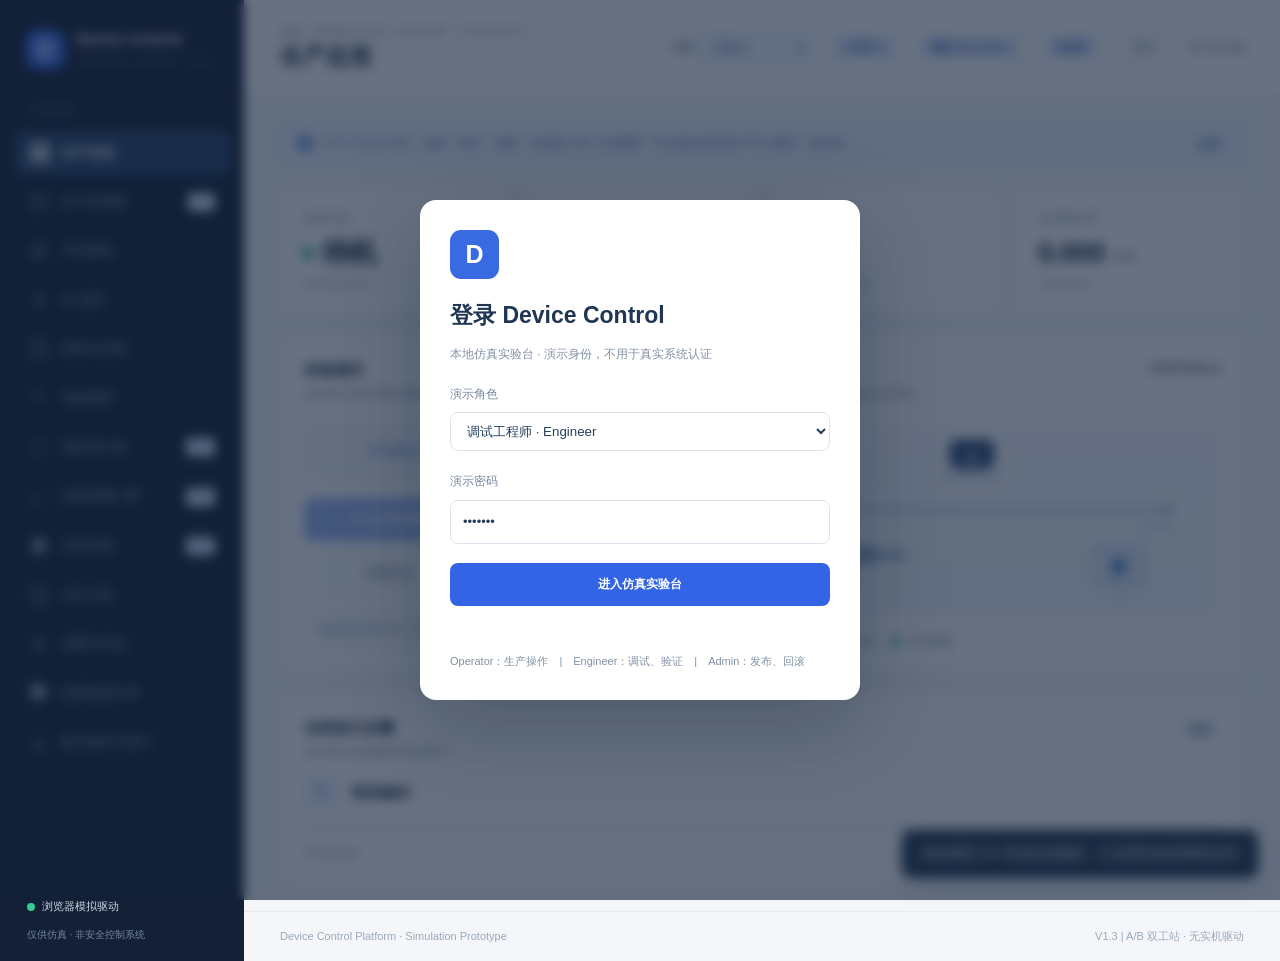
<file: tests/fixtures/DeviceControl_V1.3_Preview.html>
<!doctype html>
<html lang="zh-CN">
<head>
  <meta charset="utf-8">
  <meta name="viewport" content="width=device-width,initial-scale=1">
  <meta name="color-scheme" content="light">
  <title>Device Control V1.3 · 设备控制实验台</title>
  <style>
:root{--ink:#16243b;--muted:#7b8b9f;--accent:#3264e5;--accent-dark:#204bb7;--border:#e6ebf1;--bg:#f4f6fa;--green:#139a65;--red:#d34c58;--amber:#b47a26;--sidebar:#142035}*{box-sizing:border-box}body{margin:0;font:14px/1.55 Inter,'Segoe UI','Microsoft YaHei',Arial,sans-serif;color:var(--ink);background:var(--bg)}button,input{font:inherit}button{cursor:pointer}button:disabled{opacity:.48;cursor:not-allowed}.app-shell{display:flex;min-height:100vh}.sidebar{width:244px;background:var(--sidebar);color:#c1cbdc;flex-shrink:0;display:flex;flex-direction:column;padding:26px 14px 18px}.brand{padding:4px 12px 34px;display:flex;align-items:center;gap:11px;color:white}.brand b{display:block;font-weight:730;font-size:15px;line-height:1.15}.brand small{display:block;color:#8393aa;font-size:9px;letter-spacing:1.45px;margin-top:7px}.brand-mark{width:39px;height:39px;background:#386aee;border-radius:12px;color:white;display:grid;place-items:center;font-size:25px;font-weight:750}.section-label{font-size:10px;letter-spacing:2px;color:#7b8ba4;padding:0 15px 12px}.navigation{display:grid;gap:5px}.nav-item{border:0;background:none;color:#a4b2ca;display:flex;align-items:center;text-align:left;gap:13px;border-radius:9px;padding:12px 15px;font-size:13px}.nav-item:hover{background:#263650;color:white}.nav-item.active{background:#294369;color:white;font-weight:650}.nav-icon{font-size:20px;width:20px;text-align:center;line-height:1}.sidebar-bottom{margin-top:auto;padding:16px 13px 0;border-top:1px solid #304158;font-size:11px;color:#cbd5e5;display:grid;grid-template-columns:9px 1fr;gap:6px;align-items:center}.connection-dot{width:8px;height:8px;background:#36cb91;border-radius:50%}.sidebar-bottom small{grid-column:1/3;color:#7387a4;font-size:10px;margin-top:6px}.main{min-width:0;display:flex;flex:1;flex-direction:column}.topbar{height:96px;background:white;border-bottom:1px solid var(--border);padding:22px 36px;display:flex;justify-content:space-between;align-items:center}.topbar h1{font-size:23px;font-weight:740;line-height:1.2;margin:4px 0 0}.eyebrow{letter-spacing:1.5px;text-transform:uppercase;font-size:10px;font-weight:600;color:#90a1b4}.topright{display:flex;align-items:center;gap:20px}.mode-chip{background:#edf2ff;color:var(--accent-dark);padding:7px 12px;border-radius:6px;font-weight:650;font-size:11px}.clock{color:var(--muted);font-variant-numeric:tabular-nums;font-weight:550}.content{padding:25px 36px;max-width:1560px;width:100%;margin:0 auto;flex:1}.notice{padding:11px 16px;background:#edf2fd;border:1px solid #dce7fc;border-radius:9px;display:flex;align-items:center;gap:10px;color:#50729e;font-size:12px;margin-bottom:22px}.notice-icon{background:#6794df;color:white;border-radius:50%;width:16px;height:16px;display:grid;place-items:center;font-size:11px;font-weight:bold;flex-shrink:0}.text-button{margin-left:auto;border:0;background:transparent;color:#3364a7;text-decoration:underline}.help-panel{padding:13px 17px;background:white;border-radius:8px;border:1px solid var(--border);color:#567;margin:-12px 0 19px}.hidden{display:none!important}.panel{display:none}.panel.active{display:block}.four-grid{display:grid;grid-template-columns:repeat(4,minmax(0,1fr));gap:16px}.stat-card,.card{background:white;border:1px solid var(--border);border-radius:12px;box-shadow:0 2px 10px #21344805}.stat-card{padding:20px 22px}.stat-label{font-size:12px;color:var(--muted)}.stat-value{margin:8px 0 3px;font-size:28px;font-weight:750;letter-spacing:-.7px;line-height:1.25;display:flex;align-items:center;gap:9px;font-variant-numeric:tabular-nums}.stat-card small{color:#91a0af;font-size:11px}.state-dot,.tiny-indicator{display:inline-block;border-radius:50%;width:10px;height:10px;background:#a6b3c5;flex-shrink:0}.state-dot.ok,.tiny-indicator.ok{background:#13a76b;box-shadow:0 0 0 4px #e3f7ed}.state-dot.running{background:#3568ed;box-shadow:0 0 0 4px #e8eeff}.state-dot.error,.tiny-indicator.error{background:#e15862;box-shadow:0 0 0 4px #fbe9eb}.unit{font-size:13px;color:var(--muted);align-self:end;padding-bottom:6px}.dashboard-grid{display:grid;grid-template-columns:minmax(315px,.92fr) minmax(400px,1.25fr);gap:18px;margin-top:18px}.card{padding:23px}.card-head{display:flex;justify-content:space-between;align-items:start;gap:12px;margin-bottom:21px}.card-head h2,.section-intro h2{font-size:15px;margin:0 0 4px;font-weight:750}.card-head p,.section-intro p{margin:0;color:var(--muted);font-size:12px}.pill{padding:5px 9px;background:#e8f6ef;color:#179562;border-radius:20px;font-size:11px;white-space:nowrap;font-weight:650}.pill.neutral{background:#f2f4f7;color:#65778e}.pill.alert{background:#fff0f0;color:#d84855}.mode-toggle{background:#f2f5fa;border-radius:9px;padding:5px;display:flex;margin:18px 0 20px}.mode-toggle button{border:0;background:none;flex:1;padding:11px 12px;color:#7b8ba1;border-radius:7px;font-weight:650}.mode-toggle button.selected{background:white;box-shadow:0 1px 6px #09244414;color:#305fd4}.action-grid{display:grid;grid-template-columns:1fr 1fr;gap:10px;margin-bottom:11px}.btn{border:1px solid transparent;border-radius:8px;padding:11px 14px;font-size:12px;font-weight:700;transition:background .15s}.btn:hover:not(:disabled){filter:brightness(.97)}.btn-primary{background:#3264e5;color:white}.btn-danger{background:#fff0f1;border-color:#ffe0e3;color:#ca4c56}.btn-light{background:#f6f8fb;border-color:#e7ebf1;color:#465c77}.control-hint{background:#f8fafd;color:#8191a7;padding:12px;border-radius:7px;font-size:11px;margin-top:14px}.machine-diagram{background:linear-gradient(180deg,#f8faff,#f3f7fc);border:1px dashed #d7e0ed;border-radius:10px;min-height:190px;padding:14px 25px 12px;position:relative;overflow:hidden}.camera-sim{display:flex;align-items:center;flex-direction:column;font-size:9px;letter-spacing:1px;color:#92a2b7;gap:2px}.camera-shape{display:grid;place-items:center;width:44px;height:29px;background:#304d79;color:white;border-radius:6px 6px 10px 10px;font-size:24px;box-shadow:0 4px 13px #18263c28}.axis-track{margin:22px 24px 8px;height:6px;background:#c9d5e9;border-radius:4px;position:relative}.axis-track:before{content:'';position:absolute;height:15px;left:0;right:0;top:-4px;border-left:3px solid #879eba;border-right:3px solid #879eba}.axis-origin,.axis-end{position:absolute;top:14px;font-size:9px;color:#90a3b9}.axis-end{right:0}.axis-carriage{position:absolute;top:-7px;width:28px;height:20px;background:#386ae6;border:3px solid white;border-radius:5px;box-shadow:0 3px 9px #234c9a4a;transform:translateX(-50%);transition:left .15s linear;z-index:2}.carriage-label{font-size:9px;color:#4271d2;position:absolute;top:-18px;left:6px;font-weight:700}.machine-bottom{display:flex;justify-content:space-between;align-items:center;padding:25px 48px 0}.cylinder-sim{display:grid;gap:7px;justify-items:center;color:#90a1b6;font-size:9px}.cylinder-body{height:18px;width:76px;background:#a8b9d1;border:3px solid #819ab6;border-radius:4px;position:relative}.cylinder-rod{position:absolute;width:39px;height:6px;background:#7793bf;left:66px;top:3px;transition:width .3s}.cylinder-rod.extended{width:60px}.product-symbol{display:grid;place-items:center;border:2px solid #9fbee6;background:#e5effc;width:54px;height:40px;border-radius:7px;color:#4d7ec3;font-size:24px;position:relative}.product-symbol small{font-size:9px;position:absolute;bottom:-19px;color:#91a2b6}.product-symbol.absent{opacity:.15}.device-health{display:flex;gap:19px;padding-top:18px;font-size:11px;color:#657890;flex-wrap:wrap}.device-health>div{display:flex;align-items:center;gap:9px}.tiny-indicator{width:7px;height:7px}.progress-card{margin-top:18px}.progress-card .card-head{margin-bottom:10px}.current-step{display:flex;align-items:center;gap:12px;font-size:15px;margin:14px 0}.step-icon{display:grid;place-items:center;background:#eef3ff;color:#3f6de2;border-radius:9px;width:35px;height:35px;font-size:22px}.progress-rail{height:7px;background:#edf1f7;border-radius:12px;overflow:hidden}.progress-rail div{height:100%;background:#4272e9;width:0%;transition:width .2s}.step-foot{display:flex;justify-content:space-between;margin-top:13px;font-size:11px;color:#8a9aae}.section-intro{margin-bottom:22px}.section-intro h2{font-size:20px}.section-intro p{font-size:13px}.two-grid{display:grid;grid-template-columns:repeat(2,minmax(0,1fr));gap:18px}.readout{background:#f6f8fc;border-radius:9px;padding:16px 18px;display:flex;justify-content:space-between;align-items:center;margin:15px 0}.readout span{color:#75869c;font-size:12px}.readout strong{font-size:25px;color:#233a5a}.readout strong small{font-size:12px;color:#9baabe}.keyvalue{padding:10px 0;display:flex;justify-content:space-between;color:#7e8fa3;font-size:12px;border-bottom:1px solid #eef1f5}.keyvalue b{color:#365072;font-weight:650}.btn-row{display:flex;gap:9px;margin-top:19px;flex-wrap:wrap}.btn-row button{flex:1}.field-label{font-size:12px;color:#74859c;display:block;margin:21px 0 9px}.input-row{display:flex;gap:9px}.input-row input{width:100%;min-width:0;border:1px solid #dbe3ee;border-radius:8px;padding:11px 12px;outline:none}.input-row input:focus{border-color:#6589ed}.full{width:100%}.divider{border-top:1px solid #eef1f5;margin:22px 0}.signal-list{display:grid;gap:3px}.signal-row{display:grid;grid-template-columns:25px 1fr auto;align-items:center;gap:11px;border-bottom:1px solid #f0f2f6;padding:13px 0}.signal-index{font-size:10px;color:#9caabe}.signal-text b{display:block;font-size:12px}.signal-text small{display:block;font-size:10px;color:#8fa0b5;margin-top:2px}.signal-control{display:flex;gap:13px;align-items:center}.signal-indicator{display:flex;align-items:center;gap:7px;font-size:11px;color:#8698ae;font-weight:700}.led{width:9px;height:9px;border-radius:50%;background:#d6dce7}.led.on{background:#27b584;box-shadow:0 0 0 3px #e7f8ef}.switch{width:34px;height:19px;background:#ccd7e4;border:0;border-radius:11px;position:relative;transition:background .2s}.switch:before{content:'';position:absolute;width:13px;height:13px;border-radius:50%;background:white;top:3px;left:3px;transition:left .2s}.switch.on{background:#4273e9}.switch.on:before{left:18px}.sequence-list{display:grid;gap:0}.sequence-row{display:flex;gap:15px;align-items:center;padding:14px 7px;border-bottom:1px solid #edf1f5;color:#8c9aab}.sequence-number{display:grid;place-items:center;width:30px;height:30px;border:1px solid #dbe2ec;border-radius:50%;font-size:11px;flex-shrink:0}.sequence-row.current{color:#2c5ed7;background:#f5f8ff;font-weight:700}.sequence-row.current .sequence-number{background:#3e70eb;color:white;border-color:#3e70eb}.sequence-label{flex:1}.sequence-row small{font-size:11px}.event-list{max-height:500px;overflow:auto}.event-row{display:grid;grid-template-columns:94px 70px 1fr;gap:10px;align-items:center;padding:11px 0;border-bottom:1px solid #edf1f5;font-size:12px}.event-row time{color:#93a2b6;font-variant-numeric:tabular-nums}.loglevel{font-size:10px;font-weight:750;color:#4b709c}.loglevel.Error{color:#dc4a55}.loglevel.Warning{color:#ae7a25}.alarm-empty{padding:16px;background:#f6f8fb;color:#8191a3;border-radius:8px}.alarm-active{padding:16px;background:#fff2f1;color:#bd4552;border-radius:8px}.footer{display:flex;justify-content:space-between;padding:16px 36px;border-top:1px solid var(--border);font-size:11px;color:#9aa9b8}.toast{position:fixed;bottom:22px;right:22px;padding:13px 18px;max-width:380px;border-radius:9px;background:#233950;color:white;box-shadow:0 6px 25px #17274130;z-index:20}.toast.error{background:#b83a46}@media(max-width:1100px){.sidebar{width:210px}.topbar{padding:22px}.content{padding:20px}.four-grid{grid-template-columns:repeat(2,minmax(0,1fr))}.dashboard-grid{grid-template-columns:1fr}.machine-diagram{min-height:190px}}@media(max-width:700px){.app-shell{display:block}.sidebar{width:100%;padding:12px}.brand{padding:4px 5px 12px}.section-label,.sidebar-bottom{display:none}.navigation{display:flex;overflow:auto;gap:2px}.nav-item{white-space:nowrap;padding:9px 10px;font-size:11px}.nav-icon{display:none}.topbar{height:85px;padding:13px}.topbar h1{font-size:21px}.topright{gap:7px}.clock{display:none}.content{padding:14px}.four-grid{gap:9px}.stat-card{padding:15px}.stat-value{font-size:22px}.two-grid{grid-template-columns:1fr}.card{padding:17px}.footer{padding:13px}.notice{font-size:11px}.machine-bottom{padding-left:10px;padding-right:10px}}

.select-field{width:100%;background:white;border:1px solid #dbe3ee;border-radius:8px;padding:10px 12px;color:#253e5e;outline:none}.mini-grid{display:grid;grid-template-columns:repeat(auto-fit,minmax(180px,1fr));gap:12px}.mini-item{background:#f6f8fc;border:1px solid #e9eef5;border-radius:9px;padding:14px}.mini-item b{display:block;font-size:13px}.mini-item small{display:block;color:#8293ab;margin-top:5px;font-size:11px}.mini-item strong{display:block;margin-top:11px;font-size:17px;color:#3264e5}.mapping-table{max-height:650px;overflow:auto}.mapping-row{display:grid;grid-template-columns:48px 1fr 55px;gap:9px;align-items:center;padding:11px 1px;border-bottom:1px solid #edf1f5;font-size:12px}.mapping-row b{display:block;font-size:12px}.mapping-row small{display:block;color:#8c9fb4;font-size:10px}.map-chip{background:#eff3fb;border-radius:5px;color:#45638d;padding:3px 5px;text-align:center;font-size:10px}.interlock-card{border-bottom:1px solid #edf1f5;padding:12px 1px}.interlock-card b{font-size:12px}.interlock-card small{display:block;color:#8193a8;font-size:11px;margin-top:4px}.interlock-card .pass{color:#149968}.interlock-card .block{color:#d45460}.connection-error{background:#fff1f1;color:#ac3949;border:1px solid #ffdadd;border-radius:8px;padding:13px;margin:10px 0}.top-chip{display:inline-flex;gap:6px;align-items:center}.param-note{font-size:11px;color:#8293ab}.section-intro{display:block}

/* V0.3 simulation cycle analytics */
.history-list{display:grid;gap:7px;margin-top:16px;max-height:520px;overflow:auto}
.history-row{width:100%;border:1px solid #e8edf5;text-align:left;border-radius:9px;padding:12px;background:white;display:grid;grid-template-columns:minmax(100px,1fr) 65px 60px;gap:9px;align-items:center;color:#233950}
.history-row:hover,.history-row.selected{background:#f1f5ff;border-color:#a9bdf9}
.history-row small{display:block;font-size:10px;font-weight:400;color:#91a1b5;margin-top:3px}
.history-row strong{font-size:12px;text-align:right;font-variant-numeric:tabular-nums}
.outcome{font-size:10px;color:#697e99;font-weight:700}
.outcome.Completed{color:#169b6b}.outcome.Failed{color:#ca4753}.outcome.Stopped,.outcome.Canceled{color:#a77825}
.timing-list{max-height:620px;overflow:auto}.timing-row{border-bottom:1px solid #e8edf5;padding:14px 0}.timing-top{display:flex;gap:8px;align-items:center;font-size:11px}.timing-top b:first-child{flex:1}.timing-top b:last-child{color:#536f96;white-space:nowrap}
.timing-rail{height:6px;background:#edf2f9;border-radius:6px;margin:10px 0 5px}.timing-rail>div{height:100%;background:#5a80df;border-radius:6px;min-width:2px}
.error-line{color:#c44c56;font-size:11px}.empty-state{color:#93a0b0;font-size:12px;padding:20px 8px;text-align:center}
.alarm-guidance{border:1px solid #f4d5b8;background:#fff9f0;border-radius:8px;padding:16px;margin-top:11px}
.alarm-guidance b{color:#a36a20;display:block}.alarm-guidance span{display:block;font-size:11px;color:#9d8b73;margin:4px 0}
.alarm-guidance p{color:#69563c;margin:8px 0 0;font-size:12px}
@media(max-width:700px){.history-row{grid-template-columns:minmax(65px,1fr) 50px 50px;padding:9px}.timing-top{flex-wrap:wrap}}

/* V0.4 software governance */
.login-overlay{position:fixed;inset:0;z-index:100;background:rgba(18,34,58,.64);backdrop-filter:blur(6px);display:flex;align-items:center;justify-content:center;padding:16px}
.login-overlay.hidden{display:none}.login-dialog{width:min(440px,100%);background:white;border-radius:16px;box-shadow:0 28px 90px #07182b47;padding:30px;color:#203653}
.login-logo{background:#386be1;color:white;border-radius:11px;display:grid;place-items:center;width:49px;height:49px;font-weight:800;font-size:25px;margin-bottom:19px}
.login-dialog h2{font-size:23px;margin:0 0 9px}.login-dialog p{font-size:12px;color:#8392a6}.login-dialog small{display:block;color:#8191a4;margin-top:19px;font-size:11px;line-height:1.7}
.login-input{padding:11px 12px;border:1px solid #dbe3ee;border-radius:8px;display:block;width:100%;font-size:13px;color:#263b59;background:white;box-sizing:border-box}.login-input:focus{outline:2px solid #bdd0ff;outline-offset:1px}
.login-error{font-size:12px;color:#cf3948;margin-top:9px;min-height:18px}
.three-governance{display:grid;grid-template-columns:minmax(0,1fr) minmax(0,1.3fr);gap:18px}
.recipe-details{display:grid;gap:9px;margin:15px 0}.recipe-details .keyvalue{margin:0}.recipe-version-list{max-height:340px;overflow:auto;display:grid;gap:8px}
.recipe-item{padding:12px;border:1px solid #e1e8f3;border-radius:9px;background:#fff;width:100%;text-align:left;display:grid;gap:4px;color:#304861}
.recipe-item:hover,.recipe-item.selected{border-color:#6290e5;background:#f1f6ff}.recipe-item strong{font-size:13px}.recipe-item small{font-size:10px;color:#8194aa}.recipe-item .pill{justify-self:start;font-size:10px}
.audit-scroll{overflow:auto;max-height:380px}.audit-table{width:100%;border-collapse:collapse;min-width:730px;text-align:left;font-size:11px}.audit-table th{background:#f5f7fc;color:#74859e;font-size:10px;padding:10px;position:sticky;top:0}.audit-table td{padding:11px 10px;border-bottom:1px solid #eef1f5;vertical-align:top;color:#4d647f}.audit-table .denied{color:#d94d55;font-weight:700}.audit-pages{margin-top:13px;display:flex;justify-content:space-between;align-items:center;gap:12px;font-size:11px;color:#8c9bae}.audit-pages>div{display:flex;gap:8px}
.checklist{display:grid;gap:8px}.check-row{display:flex;gap:10px;align-items:center;padding:12px;border:1px solid #e9edf5;border-radius:8px;font-size:12px}.check-row .check-icon{font-size:14px;width:21px;text-align:center}.check-row.pass .check-icon{color:#18a875}.check-row.fail .check-icon{color:#cb5f52}.recovery-step{display:flex;align-items:start;gap:12px;padding:13px 0;border-bottom:1px solid #edf0f5}.recovery-step>span{background:#edf4ff;color:#4772d8;padding:7px;border-radius:8px;font-size:11px}.recovery-step b{font-size:12px;display:block}.recovery-step small{display:block;font-size:11px;color:#8495aa;margin-top:5px}
@media(max-width:1050px){.three-governance{grid-template-columns:1fr}.login-dialog{padding:20px}}

/* V0.5 flow debug workspace */
.flow-toolbar{display:flex;flex-wrap:wrap;align-items:center;gap:14px;margin-bottom:16px;}
.flow-meta{flex:1;min-width:200px}.flow-meta h2{margin:3px 0 5px;font-size:18px}.flow-actions{display:flex;flex-wrap:wrap;gap:6px;margin:0}
.flow-layout{display:grid;grid-template-columns:minmax(0,1.25fr) minmax(300px,.92fr);gap:16px;align-items:start}
.flow-right{display:grid;gap:16px;min-width:0}
.flow-node{border:1px solid var(--border,#e4e9f0);border-radius:11px;padding:11px 12px;margin:6px 0;background:#fff;position:relative}
.flow-node.active{border-color:#4690d7;background:#f1f8ff;box-shadow:0 0 0 2px rgba(58,134,210,.10)}
.flow-node.finished{border-color:#bde3cc;background:#fbfffc}
.flow-node.failed{border-color:#f3bcc1;background:#fff7f7}
.flow-node.paused{border-color:#edcb81;background:#fffaf0}
.flow-node-main{display:flex;align-items:center;gap:11px;min-width:0}.flow-node-main>.flow-title{flex:1;min-width:0}
.flow-title strong{display:block;font-size:13px}.flow-title small{display:block;font-size:11px;color:#77849a;padding-top:3px}
.flow-index{font-family:monospace;min-width:23px;color:#8a98aa;font-size:11px}
.break-dot{width:22px;height:22px;border:1px solid #ccd6e2;border-radius:50%;background:white;cursor:pointer;color:#94a1b2;font-size:12px}
.break-dot.on{background:#ce4b5c;border-color:#ce4b5c;color:white}
.break-dot:disabled{opacity:.4;cursor:not-allowed}
.flow-children{margin:10px 0 0 34px;padding-left:12px;border-left:2px dashed #b7cee6}
.flow-child{font-size:12px;display:flex;gap:9px;align-items:center;padding:7px 6px;margin:4px 0;background:#eef5fb;border-radius:7px}
.flow-child strong{font-weight:600}.flow-status-text{font-size:11px;color:#61748b;white-space:nowrap}
.flow-vars{display:grid;gap:9px}.flow-var{display:flex;align-items:start;justify-content:space-between;gap:12px;border-bottom:1px solid #edf0f6;padding:8px 0;font-size:12px}
.flow-var span{color:#75849a}.flow-var b{max-width:65%;text-align:right;overflow-wrap:anywhere}
.resource-list{margin-top:14px;display:flex;gap:6px;flex-wrap:wrap}.resource-chip{font-size:11px;padding:6px 9px;border-radius:7px;background:#f0f4fa;color:#53708e}
.flow-traces{display:grid;gap:7px;max-height:450px;overflow-y:auto}.trace-row{border:1px solid #e8edf4;border-radius:9px;padding:9px;font-size:11px;line-height:1.7}
.trace-top{display:flex;justify-content:space-between;gap:8px;align-items:center}.trace-top b{font-size:12px}.trace-row small{color:#77849a}.trace-failed{color:#a72e45}.trace-completed{color:#28845c}.trace-canceled{color:#ac6635}
@media(max-width:1100px){.flow-layout{grid-template-columns:1fr}}

/* V0.6 workflow studio */
.nav-beta{margin-left:auto;font-size:9px;border-radius:4px;background:#e7f0ff;color:#3266c0;padding:2px 4px}
.studio-bar{display:flex;align-items:center;justify-content:space-between;gap:18px;margin-bottom:15px;flex-wrap:wrap}.studio-bar h2{margin:5px 0}.studio-bar small{color:#8896ac}
.studio-layout{display:grid;grid-template-columns:minmax(210px,.77fr) minmax(300px,1.5fr) minmax(220px,.88fr);gap:14px;align-items:start}
.studio-left,.studio-right{display:grid;gap:14px;min-width:0}.studio-palette{display:grid;grid-template-columns:1fr 1fr;gap:8px}
.studio-palette button{font-family:inherit;background:#f7faff;border:1px solid #dce7f7;color:#446283;font-size:11px;padding:11px 7px;border-radius:9px;text-align:left;cursor:pointer}
.studio-palette button:hover{border-color:#78a0e4;background:#ecf4ff}
.studio-palette button:disabled{opacity:.45;cursor:not-allowed}
.studio-versions{display:grid;gap:7px;max-height:350px;overflow:auto;margin-bottom:10px}
.studio-version{text-align:left;border:1px solid #e2eaf4;background:#fff;border-radius:8px;padding:9px;display:grid;grid-template-columns:1fr auto;gap:5px;color:#51657d;cursor:pointer}
.studio-version.selected{border-color:#5b8be9;background:#f1f7ff}.studio-version b{font-size:12px;color:#344e70}.studio-version small{grid-column:1/-1;font-size:10px;color:#8292a4}
.studio-graph{min-height:570px}.studio-start,.studio-end{margin:0 auto;text-align:center;border-radius:7px;padding:8px;max-width:140px;font-weight:750;letter-spacing:.12em;font-size:11px;color:#4772bf;background:#eff5ff}
.studio-end{background:#eef8f4;color:#16855f}.studio-link{height:27px;display:flex;justify-content:center;align-items:center;color:#7da1d2;font-size:19px;position:relative}
.studio-link:before{content:"";position:absolute;height:14px;border-left:2px solid #abc5e3;top:0;left:50%;z-index:0}.studio-link span{z-index:1;background:#fff}
.studio-node{border:1px solid #dce5f0;border-radius:11px;background:#fff;display:flex;align-items:center;padding:5px;gap:3px;box-shadow:0 3px 12px #213b550a}
.studio-node.chosen{border-color:#5e90e8;background:#f5f9ff;box-shadow:0 0 0 2px #6b9bf321}.studio-node-body{border:0;background:none;display:flex;align-items:center;gap:12px;text-align:left;flex:1;padding:9px;min-width:0;cursor:pointer}
.studio-node-body b{display:block;color:#304a69;font-size:12px}.studio-node-body small{display:block;color:#8191a6;font-size:10px;margin-top:4px}.studio-index{color:#8a9db4;font-size:10px;font-family:monospace}.studio-node-icon{background:#eaf2ff;border-radius:8px;width:27px;height:27px;display:grid;place-items:center;color:#4c7cce}
.studio-grip{cursor:grab;color:#a4b0c0;padding:8px}.studio-branch-grid{display:grid;grid-template-columns:repeat(2,minmax(0,1fr));gap:9px;margin:10px 10px 3px;position:relative}
.studio-branch-grid:before{content:"";position:absolute;top:-10px;left:25%;right:25%;border-top:2px solid #b1c9e4}.studio-branch{border:1px dashed #afc5df;background:#f7faff;color:#49617a;cursor:pointer;border-radius:8px;padding:8px;min-width:0;text-align:left;display:grid;gap:4px}
.studio-branch.chosen{border-style:solid;border-color:#5d8feb}.studio-branch span{font-size:9px;color:#5484bb}.studio-branch strong{font-size:11px}.studio-branch small{font-size:9px;overflow-wrap:anywhere}
.studio-inspector-title{display:flex;align-items:center;justify-content:space-between;margin-bottom:8px;gap:10px}.studio-inspector-title strong{font-size:12px;color:#5075a0}.studio-inspector-title .btn{padding:6px 8px}
#studioInspector .field-label{display:block;margin-bottom:10px}#studioInspector .field-label input,#studioInspector .field-label select{margin-top:5px}.studio-validation{display:grid;gap:9px}.studio-valid{color:#17885e;font-size:12px}.studio-invalid,.studio-error{color:#c25163;font-size:12px}.studio-validation small{font-size:11px;color:#8191a1}
@media(max-width:1350px){.studio-layout{grid-template-columns:minmax(210px,1fr) minmax(360px,2fr)}.studio-right{grid-column:1/-1;grid-template-columns:1fr 1fr}}@media(max-width:830px){.studio-layout{grid-template-columns:1fr}.studio-right{grid-column:auto;grid-template-columns:1fr}}

/* V0.7 editing and historical replay */
.studio-tools{padding:12px 16px;margin-bottom:14px;display:flex;align-items:center;justify-content:space-between;flex-wrap:wrap;gap:10px}.studio-tools small{color:var(--muted);font-size:11px}.studio-diff{display:grid;gap:8px;max-height:290px;overflow:auto}.diff-summary{font-size:11px;color:var(--muted);margin-bottom:6px}.diff-entry{display:flex;gap:9px;align-items:flex-start;padding:8px;border:1px solid var(--border);border-radius:8px;background:#f9fbfd}.diff-entry span{font-size:11px;font-weight:700;min-width:32px;color:#5266ae}.diff-entry.added span{color:#188d61}.diff-entry.removed span{color:#c65662}.diff-entry.moved span{color:#ac7c23}.diff-entry small{color:#506077;overflow-wrap:anywhere}
.replay-info{display:flex;justify-content:space-between;align-items:center;margin-bottom:16px;padding:16px 20px;gap:12px}.replay-info h2{font-size:13px;margin:5px 0 0}.replay-layout{display:grid;grid-template-columns:minmax(200px,.95fr) minmax(370px,1.65fr) minmax(275px,1.3fr);gap:16px;align-items:start}.replay-runs{display:grid;gap:8px;max-height:620px;overflow:auto}.replay-run,.replay-event{border:1px solid var(--border);border-radius:9px;background:#fff;text-align:left;padding:10px 12px;color:var(--ink);display:flex;gap:8px;align-items:center;width:100%}.replay-run{display:grid}.replay-run b,.replay-event b{font-size:12px}.replay-run span,.replay-event small{font-size:11px;color:var(--muted);display:block}.replay-run.selected,.replay-event.selected{border-color:#86a7ed;background:#eef4ff}.replay-timeline{max-height:460px;overflow:auto;display:grid;gap:7px}.replay-order{font-weight:750;background:#f0f3f9;border-radius:6px;padding:5px 8px;color:#7184a1}.replay-controls{border-bottom:1px solid var(--border);padding-bottom:12px;margin-bottom:12px}.replay-controls .btn-row{flex-wrap:wrap}.replay-controls input[type=range]{width:85%;margin:14px 0 0}.replay-watch{max-height:490px;overflow:auto}.replay-watch-grid{display:grid;gap:6px}.replay-watch-row{padding:8px;background:#f7f9fd;border:1px solid var(--border);border-radius:7px;display:grid;grid-template-columns:1fr 1fr;gap:9px;align-items:center}.replay-watch-row b{font-size:11px;font-weight:650;word-break:break-word}.replay-watch-row code{font-size:11px;color:#2a579a;text-align:right;overflow-wrap:anywhere}@media(max-width:1380px){.replay-layout{grid-template-columns:1fr 1.5fr}.replay-layout>.card:last-child{grid-column:1/-1}}@media(max-width:850px){.replay-layout{grid-template-columns:1fr}.replay-layout>.card:last-child{grid-column:auto}}

/* V0.8 quality dashboard */
.quality-header{display:flex;align-items:center;justify-content:space-between;flex-wrap:wrap;gap:12px}
.quality-header h2{display:flex;align-items:center;gap:12px;flex-wrap:wrap}
.quality-case,.quality-custom{display:flex;align-items:center;gap:12px;padding:12px 3px;border-bottom:1px solid #edf0f4}
.quality-case>div,.quality-custom>div{display:flex;flex-direction:column;gap:5px;min-width:0;flex:1}
.quality-case small,.quality-custom small{color:#778191;font-size:12px;line-height:1.5;overflow-wrap:anywhere}
.quality-check{width:27px;height:27px;border-radius:8px;display:flex;align-items:center;justify-content:center;font-weight:800;background:#ebf7ef;color:#25864b}
.quality-case.fail .quality-check{background:#fff0ed;color:#bd443b}
.quality-issue{padding:11px 12px;border-radius:8px;background:#f3f6fc;font-size:13px;margin-bottom:9px;line-height:1.5}
.quality-issue.bad{background:#fff1f0;color:#ae3230}.quality-issue.good{background:#eff9f3;color:#21864b}
.quality-form{display:grid;grid-template-columns:1fr 1fr;gap:9px 12px}
.quality-schema>div{padding:12px 0;display:flex;justify-content:space-between;gap:12px;border-bottom:1px solid #edf0f4;flex-wrap:wrap}
.quality-schema small{color:#7b8696}
.quality-bar-row{display:grid;grid-template-columns:minmax(200px,1fr) 45%;align-items:center;gap:16px;padding:10px 0;border-bottom:1px solid #f0f2f5}
.quality-bar-row>div:first-child{display:flex;flex-direction:column;gap:4px}.quality-bar-row small{font-size:11px;color:#7a8796}
.quality-track{height:10px;border-radius:8px;background:#eef3fa;overflow:hidden}.quality-track>div{height:100%;background:#3d76c8;border-radius:8px}
@media(max-width:820px){.quality-form{grid-template-columns:1fr}.quality-bar-row{grid-template-columns:1fr}}

.quality-metrics-grid{display:grid;grid-template-columns:repeat(3,minmax(0,1fr));gap:15px}
@media(max-width:700px){.quality-metrics-grid{grid-template-columns:1fr}}

/* V1.1 multiple software station overview */
.fleet-summary{display:grid;grid-template-columns:repeat(4,minmax(0,1fr));gap:14px;margin:18px 0}
.fleet-owner{font-size:19px;min-height:36px;word-break:break-word}
.fleet-stations{display:grid;grid-template-columns:repeat(2,minmax(0,1fr));gap:18px;margin-bottom:18px}
.fleet-station{border:1px solid #e3eaf4;border-radius:13px;background:white;padding:22px;min-width:0;box-shadow:0 4px 18px #13274b08}
.fleet-station.problem{border-color:#edc4c5}.fleet-station.running{border-color:#a9c6ef}
.fleet-station-head{display:flex;align-items:flex-start;gap:12px;justify-content:space-between}
.fleet-station-head h2{font-size:19px;margin:3px 0}.fleet-station-head small{color:#8494aa;font-size:11px;display:block}
.fleet-station-metrics{display:grid;grid-template-columns:repeat(3,minmax(0,1fr));gap:9px;margin:17px 0}
.fleet-station-metrics>div{background:#f5f8fc;border-radius:9px;padding:12px 10px;min-width:0}
.fleet-station-metrics small{color:#8b9ab0;font-size:10px;display:block}.fleet-station-metrics b{font-size:15px;overflow-wrap:anywhere;display:block;margin:5px 0}
.fleet-step{background:#edf4fe;color:#49658a;border-radius:8px;padding:10px 12px;font-size:12px;margin:10px 0 16px;display:flex;justify-content:space-between;gap:8px}
.fleet-buttons{display:grid;grid-template-columns:repeat(3,minmax(0,1fr));gap:9px}
.fleet-buttons .btn{padding:10px 7px}
.fleet-info{display:grid;gap:8px;margin-top:14px;font-size:11px;color:#6f8099}.fleet-info code{font-size:10px;word-break:break-all;color:#496681}
.fleet-info .alarm{color:#bc4753}.fleet-log-rows{display:grid;gap:7px;max-height:200px;overflow:auto;color:#63758d;font-size:12px}
.fleet-log-entry{border-bottom:1px solid #edf1f6;padding:9px 2px}.fleet-log-entry.error{color:#c04858}
@media(max-width:1120px){.fleet-summary{grid-template-columns:repeat(2,minmax(0,1fr))}.fleet-stations{grid-template-columns:1fr}}
@media(max-width:600px){.fleet-summary{grid-template-columns:1fr 1fr}.fleet-station{padding:14px}.fleet-buttons{grid-template-columns:repeat(2,minmax(0,1fr))}}

/* V1.2 shared logical-resource monitor */
.fleet-resource-board{margin-bottom:16px}.fleet-resource-rows{display:grid;grid-template-columns:1fr 1fr;gap:14px}
.fleet-resource-lane{border:1px solid #e4ebf5;background:#f8faff;border-radius:10px;padding:14px;min-height:90px}
.fleet-resource-lane h3{font-size:12px;color:#4d678c;margin:0 0 9px}.fleet-resource-line{font-size:12px;padding:7px;background:white;margin-top:6px;border-radius:7px;color:#334b6d;display:flex;justify-content:space-between;gap:10px}
.fleet-resource-line small{color:#7385a1}.fleet-resource-empty{color:#8294aa;font-size:12px;margin-top:15px}
@media(max-width:680px){.fleet-resource-rows{grid-template-columns:1fr}}

/* V1.3 station workspace always visible even when scrolling views. */
.workspace-chooser{display:inline-flex;align-items:center;gap:7px;font-size:12px;color:#64748b;font-weight:700;white-space:nowrap}
.workspace-chooser select{width:110px;min-height:34px;padding:5px 8px;font-size:12px;background:#edf4ff;border-color:#9fc0ff;color:#174a91;font-weight:700}
.fleet-workspace-action{margin-top:9px;width:100%;border:1px solid #8caef1;background:#eff6ff;color:#2452a1}
@media (max-width:1050px){.topright{flex-wrap:wrap}.workspace-chooser{margin-right:3px}}

</style>
</head>
<body>
<div class="app-shell">
  <aside class="sidebar">
    <div class="brand"><div class="brand-mark">D</div><div><b>Device Control</b><small>CONTROL STUDIO · V1.3</small></div></div>
    <div class="section-label">工作空间</div>
    <nav class="navigation" aria-label="页面导航">
      <button data-tab="dashboard" class="nav-item active"><span class="nav-icon">▦</span>生产总览</button>
      <button data-tab="stations" class="nav-item"><span class="nav-icon">▥</span>多工站调度 <span class="nav-beta">V1.3</span></button>
      <button data-tab="manual" class="nav-item"><span class="nav-icon">⚙</span>手动调试</button>
      <button data-tab="io" class="nav-item"><span class="nav-icon">◉</span>IO 监控</button>
      <button data-tab="config" class="nav-item"><span class="nav-icon">▤</span>机构与互锁</button>
      <button data-tab="sequence" class="nav-item"><span class="nav-icon">↳</span>流程调试</button>
      <button data-tab="workflow" class="nav-item"><span class="nav-icon">◇</span>流程设计器 <span class="nav-beta">NEW</span></button>
      <button data-tab="quality" class="nav-item"><span class="nav-icon">✓</span>流程质量门禁 <span class="nav-beta">NEW</span></button>
      <button data-tab="replay" class="nav-item"><span class="nav-icon">▣</span>历史回放 <span class="nav-beta">NEW</span></button>
      <button data-tab="analytics" class="nav-item"><span class="nav-icon">▥</span>运行分析</button>
      <button data-tab="events" class="nav-item"><span class="nav-icon">≡</span>报警与日志</button>
      <button data-tab="recovery" class="nav-item"><span class="nav-icon">✚</span>故障恢复向导</button>
      <button data-tab="governance" class="nav-item"><span class="nav-icon">♙</span>配方版本与审计</button>
    </nav>
    <div class="sidebar-bottom"><div class="connection-dot"></div><span id="connectionLabel">检查服务连接…</span><small>仅供仿真 · 非安全控制系统</small></div>
  </aside>
  <main class="main">
    <header class="topbar">
      <div><div class="eyebrow">设备 / DEMO-DUAL-STATION · <span id="workspaceBreadcrumb">STATION A</span></div><h1 id="pageTitle">生产总览</h1></div>
      <div class="topright"><label for="workspaceStation" class="workspace-chooser">工站 <select id="workspaceStation" class="select-field" aria-label="选择当前工作区"><option value="A">工站 A</option><option value="B">工站 B</option></select></label><span id="workspaceTag" class="mode-chip">工作区 A</span><span class="mode-chip" id="sourceMode">初始化中</span><span class="mode-chip" id="userLabel">未登录</span><button id="logoutButton" class="btn btn-light" style="padding:8px 11px" disabled>退出</button><span class="clock" id="clock">--:--:--</span></div>
    </header>
    <div class="content">
      <div class="notice"><span class="notice-icon">i</span><span>V1.3 工站工作区：流程、配方、报警、回放按 A/B 工站隔离；节点级共享资源 FIFO 调度。纯仿真。</span><button id="helpToggle" class="text-button">说明</button></div>
      <div id="help" class="help-panel hidden">离线打开时使用浏览器内置仿真。启动 .NET 后端并由 5173 静态服务访问前端时，连接本地 API 仿真。控制动作都由软件普通互锁约束，但这不能替代机械安全系统。后端连接丢失时会锁定控制，禁止无提示自动切换到另一台模拟设备。</div>
      <div id="toast" role="status" class="toast hidden"></div>
      <div id="loginOverlay" class="login-overlay">
        <div class="login-dialog">
          <div class="login-logo">D</div><h2>登录 Device Control</h2>
          <p>本地仿真实验台 · 演示身份，不用于真实系统认证</p>
          <form id="loginForm">
            <label class="field-label" for="loginUser">演示角色</label>
            <select id="loginUser" class="select-field"><option value="operator">操作员 · Operator</option><option value="engineer" selected>调试工程师 · Engineer</option><option value="admin">管理员 · Admin</option></select>
            <label class="field-label" for="loginPassword">演示密码</label>
            <input id="loginPassword" class="login-input" type="password" value="demo123" autocomplete="off" required>
            <button class="btn btn-primary full" type="submit" style="margin-top:19px">进入仿真实验台</button>
            <div id="loginError" class="login-error" role="alert"></div>
          </form><small>Operator：生产操作　|　Engineer：调试、验证　|　Admin：发布、回滚</small>
        </div>
      </div>

      <section id="panel-stations" class="panel">
        <div class="section-intro"><h2>多工站调度中心</h2><p>两个独立的软件 Runtime：工站 A 兼容既有界面，工站 B 具有独立流程、配方、周期历史与故障状态。不同工站可以并行运行，只有声明共享资源的节点相互排队。</p></div>
        <div class="fleet-summary">
          <div class="stat-card"><span class="stat-label">在线工站</span><div class="stat-value" id="fleetCount">2</div><small>仿真软件实例</small></div>
          <div class="stat-card"><span class="stat-label">运行中</span><div class="stat-value" id="fleetRunning">0</div><small>按当前软件快照</small></div>
          <div class="stat-card"><span class="stat-label">异常工站</span><div class="stat-value" id="fleetFaults">0</div><small>故障或待恢复</small></div>
          <div class="stat-card"><span class="stat-label">共享资源 CELL-SHARED</span><div class="stat-value fleet-owner" id="fleetOwner">空闲</div><small>节点级 FIFO · 非安全级</small></div>
        </div>
        <div class="card fleet-resource-board"><div class="card-head"><div><h2>共享资源实时占用与等待队列</h2><p>资源在节点结束、异常或软件取消后释放。整个队列公平 FIFO；分配在软件进程内完成。</p></div><span class="pill neutral" id="fleetQueueCount">等待 0</span></div><div id="fleetResourceRows" class="fleet-resource-rows">尚未请求资源</div></div>
        <div class="fleet-stations" id="fleetStations" aria-live="polite"></div>
        <div class="card fleet-log"><div class="card-head"><div><h2>调度与验证记录</h2><p>该页面仅展示软件仿真动作。禁止同时占用共享资源；单站故障不自动控制另一站。</p></div><button id="fleetRefresh" class="btn btn-light">刷新全部工站</button></div><div id="fleetLog" class="fleet-log-rows">尚无操作记录</div></div>
      </section>

      <section id="panel-dashboard" class="panel active">
        <div class="four-grid kpi-grid">
          <div class="stat-card"><div class="stat-label">设备状态</div><div class="stat-value"><span id="stateDot" class="state-dot"></span><span id="stateValue">—</span></div><small id="stateSubtitle">等待连接</small></div>
          <div class="stat-card"><div class="stat-label">生产模式</div><div class="stat-value" id="modeValue">—</div><small>手动 / 自动模式互锁</small></div>
          <div class="stat-card"><div class="stat-label">完成周期</div><div class="stat-value" id="cyclesValue">0</div><small>单周期仿真运行</small></div>
          <div class="stat-card"><div class="stat-label">运动轴位置</div><div class="stat-value"><span id="axisValue">0.000</span><span class="unit">mm</span></div><small id="axisSub">X Axis</small></div>
        </div>
        <div class="dashboard-grid">
          <div class="card production-card">
            <div class="card-head"><div><h2>设备操作</h2><p>按照状态进行模式切换与单周期控制</p></div><span class="pill" id="recoveryTag">正常待机</span></div>
            <div class="mode-toggle"><button data-mode="Manual" class="selected" id="modeManual">手动模式</button><button data-mode="Auto" id="modeAuto">自动模式</button></div>
            <div class="action-grid"><button class="btn btn-primary" data-action="cycle-start">▶ 运行单周期</button><button class="btn btn-danger" data-action="cycle-stop">■ 请求停止</button></div>
            <div class="action-grid"><button class="btn btn-light" data-action="fault-reset">报警复位</button><button class="btn btn-light" data-action="recovery-confirm">恢复确认</button></div>
            <div class="control-hint" id="actionHint">手动使能与回零后，切换自动模式启动。</div>
          </div>
          <div class="card machine-card">
            <div class="card-head"><div><h2>工位状态</h2><p>示意机构，不对应真实机械几何结构</p></div><span class="subtle" id="diagramStationLabel">STATION A</span></div>
            <div class="machine-diagram">
              <div class="camera-sim"><span class="camera-shape">◉</span><span>CAMERA-01</span></div>
              <div class="axis-track"><div class="axis-origin">0</div><div class="axis-end">200 mm</div><div id="axisCarriage" class="axis-carriage" style="left:0%"><div class="carriage-head"></div><div class="carriage-label">X</div></div></div>
              <div class="machine-bottom"><div class="cylinder-sim"><div class="cylinder-body"><div id="piston" class="cylinder-rod"></div></div><span>CLAMP-01</span></div><div id="productSymbol" class="product-symbol">▣<small>工件</small></div></div>
            </div>
            <div class="device-health"><div><span class="tiny-indicator" id="guardLed"></span>防护门状态</div><div><span class="tiny-indicator" id="airLed"></span>气压反馈</div><div><span class="tiny-indicator" id="partLed"></span>产品检测</div></div>
          </div>
        </div>
        <div class="card progress-card"><div class="card-head"><div><h2>当前执行步骤</h2><p>实时显示设备顺序流程状态</p></div><span class="pill neutral" id="flowStatus">未启动</span></div><div class="current-step"><span class="step-icon">↳</span><strong id="stepValue">等待操作</strong></div><div class="progress-rail"><div id="stepProgress"></div></div><div class="step-foot"><span>单周期流程</span><span id="visionValue">视觉：尚未触发</span></div></div>
      </section>

      <section id="panel-manual" class="panel">
        <div class="section-intro"><h2>多机构手动调试</h2><p>选择不同轴和气缸查看对应状态；手动动作同样遵守统一普通互锁，不允许绕过设备控制服务。</p></div>
        <div class="two-grid">
          <div class="card"><div class="card-head"><div><h2>运动轴调试</h2><p>设备配置驱动轴量程、速度和回零位</p></div><span id="axisBadge" class="pill neutral">未使能</span></div>
            <label class="field-label" for="axisSelect">选择运动轴</label><select id="axisSelect" class="select-field"></select>
            <div class="readout"><span>当前位置</span><strong><span id="axisReadout">0.000</span><small> mm</small></strong></div>
            <div class="keyvalue"><span>回零状态</span><b id="homedReadout">未回零</b></div>
            <div class="keyvalue"><span>速度 / 范围</span><b id="axisLimits">—</b></div>
            <div class="btn-row"><button class="btn btn-primary" data-action="servo-on">使能</button><button class="btn btn-light" data-action="servo-off">去使能</button><button class="btn btn-light" data-action="axis-home">回零</button></div>
            <label class="field-label" for="moveTarget">目标位置 (mm)</label><div class="input-row"><input id="moveTarget" type="number" value="80" step="0.1"><button class="btn btn-primary" data-action="axis-move">移动到目标</button></div>
            <div class="control-hint">手动指令为离散绝对定位，不是长按点动；真机点动需要专门的保持运行及安全设计。</div>
          </div>
          <div class="card"><div class="card-head"><div><h2>气缸与视觉</h2><p>两个气缸分别绑定输出与传感器反馈</p></div><span id="cylinderBadge" class="pill neutral">—</span></div>
            <label class="field-label" for="cylinderSelect">选择气缸</label><select id="cylinderSelect" class="select-field"></select>
            <div class="readout"><span>当前状态</span><strong id="cylinderReadout">—</strong></div>
            <div class="keyvalue"><span>伸出反馈</span><b id="extendReadout">OFF</b></div><div class="keyvalue"><span>缩回反馈</span><b id="retractReadout">OFF</b></div>
            <div class="btn-row"><button class="btn btn-primary" data-action="cylinder-extend">伸出</button><button class="btn btn-light" data-action="cylinder-retract">缩回</button></div>
            <div class="control-hint" id="mechanismHint">Clamp 伸出依赖 Stopper 伸出；X/Y 运动要求两个气缸均缩回。</div>
            <div class="divider"></div><div class="card-head"><div><h2>视觉触发</h2><p>模拟返回 X = 80.000 mm</p></div></div><button class="btn btn-light full" data-action="vision-trigger">触发视觉检测</button>
          </div>
        </div>
        <div class="card" style="margin-top:18px"><div class="card-head"><div><h2>全部机构状态</h2><p>由设备快照动态生成</p></div></div><div id="mechanismOverview" class="mini-grid"></div></div>
      </section>

      <section id="panel-io" class="panel">
        <div class="section-intro"><h2>IO 信号与仿真注入</h2><p>DI 与 DO 采用配置文件绑定物理地址。仅白名单外部仿真 DI 可切换，气缸到位反馈禁止直接写入。</p></div>
        <div class="two-grid">
          <div class="card"><div class="card-head"><h2>数字输入 DI</h2><span class="subtle">只读反馈 + 可注入外部信号</span></div><div id="inputRows" class="signal-list"></div></div>
          <div class="card"><div class="card-head"><h2>数字输出 DO</h2><span class="subtle">由设备命令自动管理</span></div><div id="outputRows" class="signal-list"></div><div class="divider"></div><div class="card-head"><h2>故障注入</h2><span class="subtle">仅仿真有效</span></div><div id="faultRows" class="signal-list"></div></div>
        </div>
      </section>

      <section id="panel-config" class="panel">
        <div class="section-intro"><h2>机构配置与普通互锁</h2><p>后端读取 station.json；以下是只读映射，可通过修改配置文件调整设备机构。软件联锁不是功能安全。</p></div>
        <div class="card"><div class="card-head"><div><h2>机构档案</h2><p id="profileDescription">从配置文件加载</p></div><span class="pill neutral">仅仿真驱动</span></div><div id="configMechanisms" class="mini-grid"></div></div>
        <div class="two-grid" style="margin-top:18px"><div class="card"><div class="card-head"><h2>IO 通道映射</h2></div><div id="mappingRows" class="mapping-table"></div></div><div class="card"><div class="card-head"><h2>普通互锁矩阵</h2></div><div id="interlockRows" class="interlock-list"></div></div></div>
      </section>
      <section id="panel-sequence" class="panel">
        <div class="section-intro"><h2>流程调试器 · V1.0</h2><p>已发布版本驱动执行，支持并行分组、逻辑资源锁、断点与单步。暂停只会发生在<span class="text-accent">下一顶层步骤开始之前</span>，不是瞬时冻结运动。</p></div>
        <div class="flow-toolbar card">
          <div class="flow-meta"><span class="eyebrow">当前执行计划</span><h2 id="flowVersion">flow-v0.5.0</h2><div class="subtle" id="flowDetail">正在加载执行器状态</div></div>
          <span class="pill" id="flowDebugStatus">待机</span>
          <div class="btn-row flow-actions"><button class="btn btn-light" data-debug="pause">在下一步暂停</button><button class="btn btn-primary" data-debug="resume">继续</button><button class="btn btn-light" data-debug="step">单步</button><button class="btn btn-light" data-debug="retry">重试当前错误</button><button class="btn btn-danger" data-debug="abort">中止错误等待</button></div>
        </div>
        <div class="flow-layout">
          <div class="card"><div class="card-head"><div><h2>执行图</h2><p>点击圆点设置断点。并行子节点在同一分组中同时调度。</p></div><span class="pill neutral" id="sequenceStatus">未运行</span></div><div id="sequenceSteps" class="sequence-list"></div></div>
          <div class="flow-right">
            <div class="card"><div class="card-head"><div><h2>运行变量与资源</h2><p>显示流程内的资源拥有者与暂停原因</p></div></div><div id="flowVariables" class="flow-vars"></div><div id="flowResources" class="resource-list"></div></div>
            <div class="card"><div class="card-head"><div><h2>节点执行轨迹</h2><p>最新步骤优先，记录耗时、尝试次数及结果</p></div></div><div id="flowTraces" class="flow-traces"></div></div>
          </div>
        </div>
      </section>

      <section id="panel-workflow" class="panel">
        <div class="section-intro"><h2>可视化流程设计器</h2><p>用拖拽调整顺序；条件分支 TRUE / FALSE、并行分支均明确连接。版本为不可变快照，编辑必须另存草稿后验证和发布。</p></div>
        <div class="card studio-bar"><div><span class="eyebrow">当前生产流程</span><h2 id="studioActiveVersion">—</h2><small id="studioWorkspace">正在加载工作区</small></div><div class="btn-row"><button class="btn btn-light" data-editor-action="reset">恢复工作区</button><button class="btn btn-light" data-editor-action="save">保存新草稿</button><button class="btn btn-light" data-editor-action="validate">验证选中版本</button><button class="btn btn-primary" data-editor-action="publish">发布选中版本</button><button class="btn btn-light" data-editor-action="rollback">回滚选中版本</button></div></div>
        <div class="card studio-tools"><div class="btn-row"><button class="btn btn-light" id="studioUndo" data-editor-action="undo">↶ 撤销</button><button class="btn btn-light" id="studioRedo" data-editor-action="redo">↷ 重做</button><button class="btn btn-light" id="studioCopy" data-editor-action="copy">复制节点</button><button class="btn btn-light" id="studioPaste" data-editor-action="paste">粘贴</button><button class="btn btn-light" id="studioDuplicate" data-editor-action="duplicate">创建副本</button></div><small>支持 Ctrl+Z / Ctrl+Y / Ctrl+C / Ctrl+V（仅画布聚焦时，输入框保留原生快捷键）。最多保留 80 步编辑历史。</small></div>
        <div class="studio-layout">
          <div class="studio-left">
            <div class="card"><div class="card-head"><div><h2>动作库</h2><p>点击添加到流程末尾</p></div></div><div class="studio-palette"><button data-editor-add="WaitInput">◉ 等待输入</button><button data-editor-add="AxisMove">↔ 轴定位</button><button data-editor-add="CylinderExtend">⇥ 气缸伸出</button><button data-editor-add="CylinderRetract">⇤ 气缸缩回</button><button data-editor-add="VisionLocate">◎ 视觉检测</button><button data-editor-add="Delay">◷ 延时</button><button data-editor-add="Parallel">⇉ 并行分组</button><button data-editor-add="Condition">◇ 条件分支</button></div></div>
            <div class="card"><div class="card-head"><div><h2>流程版本</h2><p>点击版本查看或作为工作区来源</p></div></div><div id="studioVersionList" class="studio-versions"></div><small id="studioStateNote" class="subtle"></small></div>
          </div>
          <div class="card studio-graph"><div class="card-head"><div><h2>工艺流程画布</h2><p>拖动节点调整顺序；箭头表示控制流</p></div><span class="pill neutral">DAG · 单层分支</span></div><div class="studio-start">▶ START</div><div class="studio-link">↓</div><div id="studioCanvas"></div><div class="studio-link">↓</div><div class="studio-end">■ END</div></div>
          <div class="studio-right"><div class="card"><div class="card-head"><div><h2>节点属性</h2><p>选择画布节点进行修改</p></div></div><div id="studioInspector"></div></div><div class="card"><div class="card-head"><div><h2>静态验证</h2><p>编辑过程实时验证，可发布前再次校验</p></div></div><div id="studioValidation" class="studio-validation"></div></div><div class="card"><div class="card-head"><div><h2>与已发布流程差异</h2><p>基于节点 ID 比较新增、移除、属性和顺序变化</p></div></div><div id="studioDiff" class="studio-diff"></div></div></div>
        </div>
      </section>


      <section id="panel-quality" class="panel">
        <div class="section-intro"><h2>流程质量门禁与周期性能分析</h2><p>对当前流程工作区执行静态类型校验、场景测试和预期对照；不运行仿真设备动作。下方性能数据来自已记录的真实仿真周期。</p></div>
        <div class="card quality-header"><div><span class="eyebrow">WORKFLOW QUALITY GATE</span><h2>发布前自动验收 <span id="qualityStatus" class="pill neutral">待执行</span></h2><p>正常 / 缺料 / 气压异常 / 视觉 NG + 自定义 DI 场景</p></div><div class="btn-row"><button class="btn btn-primary" data-quality-action="run">▶ 运行质量门禁</button><button class="btn btn-light" data-quality-action="export">导出测试报告</button></div></div>
        <div class="card" style="margin-top:16px">
          <div class="card-head"><div><h2>跨 Runtime 契约自检</h2><p>验证浏览器本地模型的标准场景基线；与后端报告是两份独立结果，不声称已经进行实时联调。</p></div>
          <button class="btn btn-light" data-quality-action="contract">▶ 运行契约自检</button></div>
          <div id="qualityContractStatus" class="control-hint">尚未执行 · C# API 的验证报告在 /api/flows/{id}/quality 查询</div>
          <div id="qualityContractCases" class="quality-schema"></div>
        </div>
        <div class="four-grid kpi-grid" style="margin:18px 0"><div class="stat-card"><div class="stat-label">场景数量</div><div class="stat-value" id="qualityTotal">—</div></div><div class="stat-card"><div class="stat-label">符合预期</div><div class="stat-value" id="qualityPassed">—</div></div><div class="stat-card"><div class="stat-label">模型估算周期</div><div class="stat-value" id="qualityEstimate">—</div></div><div class="stat-card"><div class="stat-label">质量检查范围</div><div class="stat-value" style="font-size:18px">纯软件</div><small>仅模型级验证</small></div></div>
        <div class="two-grid"><div class="card"><div class="card-head"><div><h2>测试场景结果</h2><p>实际模型结果与预期结果逐项对比</p></div></div><div id="qualityScenarios"></div></div><div class="card"><div class="card-head"><div><h2>静态检查与风险提示</h2><p>约束、变量来源、并行资源冲突</p></div></div><div id="qualityProblems"></div></div></div>
        <div class="two-grid" style="margin-top:18px"><div class="card"><div class="card-head"><div><h2>自定义测试场景</h2><p>最多 30 条，只能注入可写的仿真 DI</p></div></div><div class="quality-form"><label class="field-label">名称<input class="login-input" id="qualityCaseName" placeholder="例如：检测信号断开"></label><label class="field-label">修改信号<select class="select-field" id="qualityCaseSignal"></select></label><label class="field-label">信号值<select class="select-field" id="qualityCaseState"><option value="false">FALSE</option><option value="true">TRUE</option></select></label><label class="field-label">预期结果<select class="select-field" id="qualityCaseExpected"><option value="Rejected">启动拒绝</option><option value="Failed">流程失败</option><option value="Completed">流程成功</option></select></label></div><div class="btn-row"><button class="btn btn-primary" data-quality-action="add">＋ 添加场景</button><button class="btn btn-light" data-quality-action="clear">清空自定义</button></div><div id="qualityCustom"></div></div><div class="card"><div class="card-head"><div><h2>类型化变量与配方约束</h2><p>工作流引用必须符合类型和范围</p></div></div><div class="quality-schema"><div><b>recipe.visionOffsetMm</b><small>Number · -10～10 mm</small></div><div><b>recipe.extraDwellMs</b><small>Integer · 0～1000 ms</small></div><div><b>vision.ok</b><small>Boolean</small></div><div><b>vision.targetXmm</b><small>Number · 0～200 mm，必须先经过视觉节点</small></div><div><b>DI.*</b><small>Boolean · 来自配置文件，仅模拟输入</small></div></div></div></div>
        <div class="card" style="margin-top:18px"><div class="card-head"><div><h2>历史周期性能画像</h2><p>仅依据当前会话或 API 返回的已记录周期，不把模型估计混为实际耗时</p></div><span id="qualityCycleCount" class="pill neutral">0 条运行记录</span></div><div class="quality-metrics-grid" style="margin:14px 0"><div class="stat-card"><div class="stat-label">P50 周期</div><div class="stat-value" id="qualityP50">—</div></div><div class="stat-card"><div class="stat-label">P95 周期</div><div class="stat-value" id="qualityP95">—</div></div><div class="stat-card"><div class="stat-label">周期成功率</div><div class="stat-value" id="qualitySuccess">—</div></div></div><h3>步骤耗时热点 · 总占用时间</h3><div id="qualityBottlenecks"></div></div>
      </section>
      <section id="panel-replay" class="panel">
        <div class="section-intro"><h2>历史执行回放与变量监视</h2><p>只读：从已完成周期记录中逐步查看执行轨迹。不会向运行时发送任何动作指令；没有记录的变量不会被推断。</p></div>
        <div class="card replay-info"><div><span class="eyebrow">选中运行记录</span><h2 id="replayMeta">尚无记录</h2></div><span class="pill neutral">只读回放 · Simulation</span></div>
        <div class="replay-layout">
          <div class="card"><div class="card-head"><div><h2>历史周期</h2><p>最近 100 个单周期</p></div></div><div id="replayRuns" class="replay-runs"></div></div>
          <div class="card"><div class="card-head"><div><h2>执行时间线</h2><p>可选择历史节点、逐步回放</p></div></div><div class="replay-controls"><div class="btn-row"><button class="btn btn-light" id="replayPrev" data-replay-action="prev">← 上一步</button><button class="btn btn-primary" id="replayPlay" data-replay-action="play">▶ 自动回放</button><button class="btn btn-light" id="replayNext" data-replay-action="next">下一步 →</button></div><input id="replayRange" type="range" min="0" max="0" value="0"><span id="replayIndex" class="subtle">0 / 0</span></div><div id="replayTimeline" class="replay-timeline"></div></div>
          <div class="card"><div class="card-head"><div><h2>变量观察</h2><p>来源于执行节点结束时的记录快照</p></div><span class="pill neutral" id="replayStepStatus">—</span></div><h3 id="replayStepLabel">—</h3><div id="replayWatch" class="replay-watch"></div><p id="replayError" class="control-hint"></p></div>
        </div>
      </section>
      <section id="panel-analytics" class="panel">
        <div class="section-intro"><h2>生产周期分析</h2><p>记录每个周期的结果、耗时和逐步骤执行记录。C# 版本完成周期后会追加到本地 JSONL 文件；离线预览仅保留当前页面会话。</p></div>
        <div class="four-grid kpi-grid">
          <div class="stat-card"><div class="stat-label">累计记录</div><div class="stat-value" id="histTotal">0</div><small>最多显示最近 100 条</small></div>
          <div class="stat-card"><div class="stat-label">成功率</div><div class="stat-value" id="histSuccess">—</div><small>以已记录周期计算</small></div>
          <div class="stat-card"><div class="stat-label">平均用时</div><div class="stat-value"><span id="histMean">—</span><span class="unit">s</span></div><small>最近成功周期</small></div>
          <div class="stat-card"><div class="stat-label">异常周期</div><div class="stat-value" id="histFailures">0</div><small>失败与主动停止</small></div>
        </div>
        <div class="two-grid" style="margin-top:18px">
          <div class="card"><div class="card-head"><div><h2>周期历史</h2><p>选择某次运行查看步骤用时</p></div><button class="btn btn-light" data-action="export-history">导出 CSV</button></div>
            <label class="field-label" for="historyFilter">筛选结果</label><select id="historyFilter" class="select-field"><option value="All">全部周期</option><option value="Completed">成功</option><option value="Failed">失败</option><option value="Stopped">主动停止</option></select>
            <div id="historyRows" class="history-list"></div>
          </div>
          <div class="card"><div class="card-head"><div><h2>逐步骤耗时</h2><p id="selectedRunLabel">选择周期以查看详情</p></div><span class="pill neutral" id="selectedRunStatus">—</span></div><div id="stepTimingRows" class="timing-list"></div></div>
        </div>
      </section>
      <section id="panel-recovery" class="panel">
        <div class="section-intro"><h2>引导式故障恢复</h2><p>按“故障识别 → 报警复位 → 检查条件 → 机构回归 → 人工确认”逐步处理。仅用于软件仿真。</p></div>
        <div class="two-grid">
          <div class="card"><div class="card-head"><div><h2>恢复检查清单</h2><p>状态来自控制运行时，不能通过 UI 勾选伪造通过</p></div><span id="recoveryStatus" class="pill neutral">无需恢复</span></div><div id="recoveryChecklist" class="checklist"></div><div class="control-hint" id="recoveryAdvice">未发现待恢复状态。</div></div>
          <div class="card"><div class="card-head"><div><h2>建议处理流程</h2><p>每步均有可验证的状态，不会自动跳过</p></div></div>
            <div class="recovery-step"><span>01</span><div><b>识别故障</b><small id="guideAlarm">查看活动报警代码与原因</small></div></div>
            <div class="recovery-step"><span>02</span><div><b>解除故障原因，复位报警</b><small>在设备总览中执行报警复位；恢复动作必须在手动模式下进行</small></div></div>
            <div class="recovery-step"><span>03</span><div><b>检查气缸与运动轴</b><small>确保气缸缩回、轴使能且回到零位；可转至手动调试界面操作</small></div></div>
            <div class="recovery-step"><span>04</span><div><b>确认恢复</b><small>仅当所有检查均满足时允许最终确认</small></div></div>
            <button class="btn btn-light full" data-tab="manual" style="margin-top:18px">进入手动调试</button>
            <button class="btn btn-primary full" id="guideConfirm" data-action="recovery-confirm" style="margin-top:9px">执行恢复确认</button>
          </div>
        </div>
      </section>
      <section id="panel-governance" class="panel">
        <div class="section-intro"><h2>软件工艺配方与操作审计</h2><p>独立于站点硬件映射。新配方只在设备空闲、恢复完成后发布；发布后下个周期才生效。</p></div>
        <div class="three-governance">
          <div class="card"><div class="card-head"><div><h2>当前生效配方</h2><p>运行周期固定绑定发布时的配方快照</p></div><span class="pill" id="activeRecipeTag">—</span></div><div id="activeRecipeInfo" class="recipe-details"></div><div class="divider"></div><h2>创建草稿</h2>
            <label class="field-label" for="recipeName">配方名称</label><input id="recipeName" class="login-input" value="产品 A · 优化工艺" maxlength="50">
            <label class="field-label" for="recipeOffset">视觉目标 X 偏移 (mm) · -10 至 10</label><input id="recipeOffset" class="login-input" type="number" value="2" min="-10" max="10" step="0.1">
            <label class="field-label" for="recipeDwell">流程额外延时 (ms) · 0 至 1000</label><input id="recipeDwell" class="login-input" type="number" value="100" min="0" max="1000" step="10">
            <button class="btn btn-primary full" data-governance="draft" style="margin-top:18px">保存新草稿</button>
            <div class="control-hint">工程师可创建和验证；发布及回滚必须由管理员执行。</div>
          </div>
          <div class="card"><div class="card-head"><div><h2>版本历史</h2><p>选中版本，校验、发布或生成回滚版本</p></div></div><div id="recipeVersions" class="recipe-version-list"></div><div class="btn-row">
            <button class="btn btn-light" data-governance="validate">验证草稿</button>
            <button class="btn btn-primary" data-governance="publish">发布选中</button>
            <button class="btn btn-light" data-governance="rollback">回滚到选中</button>
          </div><div class="divider"></div><h2>与当前版本差异</h2><div id="recipeDiff" class="recipe-details"></div></div>
        </div>
        <div class="card" style="margin-top:18px"><div class="card-head"><div><h2>操作审计记录</h2><p>后端包含操作人、角色、路径、结果码与 TraceId；不记录密码与令牌</p></div><div class="btn-row" style="margin-top:0"><button class="btn btn-light" data-governance="audit-refresh">刷新</button><button class="btn btn-light" data-governance="audit-export">导出 CSV</button></div></div>
          <div class="audit-scroll"><table class="audit-table"><thead><tr><th>时间</th><th>用户 / 角色</th><th>命令</th><th>结果</th><th>TraceId</th></tr></thead><tbody id="auditRows"></tbody></table></div>
          <div class="audit-pages"><span id="auditMeta">—</span><div><button class="btn btn-light" data-governance="audit-prev">上一页</button><button class="btn btn-light" data-governance="audit-next">下一页</button></div></div>
        </div>
      </section>
      <section id="panel-events" class="panel">
        <div class="section-intro"><h2>报警与事件追踪</h2><p>运行中的事件日志为内存缓存；每次完成或中断的周期历史在 C# 服务中写入本地 JSONL。该记录不是防篡改审计日志。</p></div>
        <div class="card"><div class="card-head"><h2>当前报警</h2><span class="pill" id="alarmStatus">无报警</span></div><div id="alarmDetails" class="alarm-empty">当前没有活动报警</div><div id="alarmDiagnosis" class="alarm-guidance hidden"></div></div>
        <div class="card"><div class="card-head"><h2>事件日志</h2><span class="subtle">最新记录优先</span></div><div id="eventsRows" class="event-list"></div></div>
      </section>
    </div>
    <footer class="footer"><span>Device Control Platform · Simulation Prototype</span><span>V1.3 | A/B 双工站 · 无实机驱动</span></footer>
  </main>
</div>
<script>
// Generated from backend/DeviceControl.Api/config/station.json; offline simulation only.
window.STATION_CONFIG={"profileId":"DEMO-DUAL-STATION","driver":"Simulation","signals":[{"name":"PartPresent","direction":"DI","channel":"DI0","description":"产品到位","initial":true,"injectable":true},{"name":"GuardClosed","direction":"DI","channel":"DI1","description":"普通防护门状态（非安全）","initial":true,"injectable":true},{"name":"AirPressureOk","direction":"DI","channel":"DI2","description":"气压正常","initial":true,"injectable":true},{"name":"ClampExtended","direction":"DI","channel":"DI3","description":"夹紧气缸伸出到位","initial":false},{"name":"ClampRetracted","direction":"DI","channel":"DI4","description":"夹紧气缸缩回到位","initial":true},{"name":"StopperExtended","direction":"DI","channel":"DI5","description":"阻挡气缸伸出到位","initial":false},{"name":"StopperRetracted","direction":"DI","channel":"DI6","description":"阻挡气缸缩回到位","initial":true},{"name":"ClampExtend","direction":"DO","channel":"DO0","description":"夹紧伸出电磁阀"},{"name":"ClampRetract","direction":"DO","channel":"DO1","description":"夹紧缩回电磁阀"},{"name":"StopperExtend","direction":"DO","channel":"DO2","description":"阻挡伸出电磁阀"},{"name":"StopperRetract","direction":"DO","channel":"DO3","description":"阻挡缩回电磁阀"}],"axes":[{"id":"X","label":"X 定位轴","minMm":0,"maxMm":200,"homeMm":0,"speedMmPerSec":100},{"id":"Y","label":"Y 工艺轴","minMm":0,"maxMm":150,"homeMm":0,"speedMmPerSec":85}],"cylinders":[{"id":"Clamp","label":"夹紧气缸","extendOutput":"ClampExtend","retractOutput":"ClampRetract","extendedInput":"ClampExtended","retractedInput":"ClampRetracted","timeoutMs":1800},{"id":"Stopper","label":"阻挡气缸","extendOutput":"StopperExtend","retractOutput":"StopperRetract","extendedInput":"StopperExtended","retractedInput":"StopperRetracted","timeoutMs":1800}],"interlocks":[{"action":"AxisMove","device":"*","signal":"ClampRetracted","required":true,"message":"移动轴前夹紧气缸必须缩回"},{"action":"AxisMove","device":"*","signal":"StopperRetracted","required":true,"message":"移动轴前阻挡气缸必须缩回"},{"action":"CylinderExtend","device":"Clamp","signal":"StopperExtended","required":true,"message":"夹紧前阻挡气缸必须伸出"}],"sequence":[{"type":"WaitInput","label":"等待产品到位","device":"PartPresent","timeoutMs":2000,"id":"part"},{"type":"VisionLocate","label":"视觉定位","id":"vision","onError":"Retry","maxRetries":1,"sharedResources":["CELL-SHARED"],"resourceWaitTimeoutMs":2500},{"id":"xy-approach","type":"Parallel","label":"X/Y 双轴并行定位","children":[{"type":"AxisMove","label":"X 轴视觉定位","device":"X","useVisionX":true,"id":"x-place"},{"type":"AxisMove","label":"Y 轴工艺定位","device":"Y","positionMm":40,"id":"y-place"}]},{"type":"CylinderExtend","label":"阻挡气缸伸出","device":"Stopper","id":"stopper-extend"},{"type":"CylinderExtend","label":"夹紧气缸伸出","device":"Clamp","id":"clamp-extend"},{"type":"Delay","label":"工艺保持","durationMs":250,"id":"dwell"},{"type":"CylinderRetract","label":"夹紧气缸缩回","device":"Clamp","id":"clamp-retract"},{"type":"CylinderRetract","label":"阻挡气缸缩回","device":"Stopper","id":"stopper-retract"},{"id":"xy-return","type":"Parallel","label":"X/Y 双轴并行复归","children":[{"type":"AxisMove","label":"Y 轴返回等待位","device":"Y","positionMm":0,"id":"y-return"},{"type":"AxisMove","label":"X 轴返回等待位","device":"X","positionMm":0,"id":"x-return"}]}],"flowVersion":"flow-v0.5.0"};
window.STATION_CONFIG_B={"profileId":"DEMO-STATION-B","driver":"Simulation","signals":[{"name":"PartPresent","direction":"DI","channel":"DI0","description":"产品到位","initial":true,"injectable":true},{"name":"GuardClosed","direction":"DI","channel":"DI1","description":"普通防护门状态（非安全）","initial":true,"injectable":true},{"name":"AirPressureOk","direction":"DI","channel":"DI2","description":"气压正常","initial":true,"injectable":true},{"name":"ClampExtended","direction":"DI","channel":"DI3","description":"夹紧气缸伸出到位","initial":false},{"name":"ClampRetracted","direction":"DI","channel":"DI4","description":"夹紧气缸缩回到位","initial":true},{"name":"StopperExtended","direction":"DI","channel":"DI5","description":"阻挡气缸伸出到位","initial":false},{"name":"StopperRetracted","direction":"DI","channel":"DI6","description":"阻挡气缸缩回到位","initial":true},{"name":"ClampExtend","direction":"DO","channel":"DO0","description":"夹紧伸出电磁阀"},{"name":"ClampRetract","direction":"DO","channel":"DO1","description":"夹紧缩回电磁阀"},{"name":"StopperExtend","direction":"DO","channel":"DO2","description":"阻挡伸出电磁阀"},{"name":"StopperRetract","direction":"DO","channel":"DO3","description":"阻挡缩回电磁阀"}],"axes":[{"id":"X","label":"X 定位轴","minMm":0,"maxMm":200,"homeMm":0,"speedMmPerSec":100},{"id":"Y","label":"Y 工艺轴","minMm":0,"maxMm":150,"homeMm":0,"speedMmPerSec":85}],"cylinders":[{"id":"Clamp","label":"夹紧气缸","extendOutput":"ClampExtend","retractOutput":"ClampRetract","extendedInput":"ClampExtended","retractedInput":"ClampRetracted","timeoutMs":1800},{"id":"Stopper","label":"阻挡气缸","extendOutput":"StopperExtend","retractOutput":"StopperRetract","extendedInput":"StopperExtended","retractedInput":"StopperRetracted","timeoutMs":1800}],"interlocks":[{"action":"AxisMove","device":"*","signal":"ClampRetracted","required":true,"message":"移动轴前夹紧气缸必须缩回"},{"action":"AxisMove","device":"*","signal":"StopperRetracted","required":true,"message":"移动轴前阻挡气缸必须缩回"},{"action":"CylinderExtend","device":"Clamp","signal":"StopperExtended","required":true,"message":"夹紧前阻挡气缸必须伸出"}],"sequence":[{"type":"WaitInput","label":"等待产品到位","device":"PartPresent","timeoutMs":2000,"id":"part"},{"type":"VisionLocate","label":"视觉定位","id":"vision","onError":"Retry","maxRetries":1,"sharedResources":["CELL-SHARED"],"resourceWaitTimeoutMs":2500},{"id":"xy-approach","type":"Parallel","label":"X/Y 双轴并行定位","children":[{"type":"AxisMove","label":"X 轴视觉定位","device":"X","useVisionX":true,"id":"x-place"},{"type":"AxisMove","label":"Y 轴工艺定位","device":"Y","positionMm":40,"id":"y-place"}]},{"type":"CylinderExtend","label":"阻挡气缸伸出","device":"Stopper","id":"stopper-extend"},{"type":"CylinderExtend","label":"夹紧气缸伸出","device":"Clamp","id":"clamp-extend"},{"type":"Delay","label":"工艺保持","durationMs":250,"id":"dwell"},{"type":"CylinderRetract","label":"夹紧气缸缩回","device":"Clamp","id":"clamp-retract"},{"type":"CylinderRetract","label":"阻挡气缸缩回","device":"Stopper","id":"stopper-retract"},{"id":"xy-return","type":"Parallel","label":"X/Y 双轴并行复归","children":[{"type":"AxisMove","label":"Y 轴返回等待位","device":"Y","positionMm":0,"id":"y-return"},{"type":"AxisMove","label":"X 轴返回等待位","device":"X","positionMm":0,"id":"x-return"}]}],"flowVersion":"flow-v0.5.0"};

</script>
<script>
/* V1.3 workstation-scoped API routing. Pure helper, usable in Node tests. */
(function(global){
  const stationIds=Object.freeze(['A','B']);
  function ensureStation(id){if(!stationIds.includes(id))throw Error('Unknown station workspace: '+id);return id}
  function route(id,path){
    ensureStation(id);
    if(typeof path!=='string'||!path.startsWith('/api/')||path.startsWith('/api/stations/')||path.includes('..'))
      throw Error('Not a station-scoped API path');
    if(path==='/api/audit'||path.startsWith('/api/audit?'))return '/api/stations/'+id+'/audit'+path.slice('/api/audit'.length);
    return '/api/stations/'+id+path.slice('/api'.length);
  }
  class StationWorkspace{
    constructor(initial='A'){this.id=ensureStation(initial);this.revision=0}
    select(id){ensureStation(id);if(this.id!==id){this.id=id;this.revision++}return this.revision}
    context(){return {station:this.id,revision:this.revision}}
    isCurrent(value){return value.station===this.id&&value.revision===this.revision}
    route(path){return route(this.id,path)}
  }
  global.StationWorkspace={StationWorkspace,route,ensureStation,stationIds};
})(window);

</script>
<script>
/* V1.2 purely simulated in-process atomic FIFO resource scheduler.
 * Same logical contract as the C# SharedResourceCoordinator, not a safety lock. */
(function(global){
  class SharedResourceCoordinator {
    constructor(){this.held=new Map();this.queue=[];this.events=[];this.nextTicket=0;}
    static keysFor(node){return SharedResourceCoordinator.keys([...(node.sharedResources||[]),...(node.type==='VisionLocate'?['CELL-SHARED']:[])]);}
    static keys(items){
      const keys=[...new Set(items.map(x=>String(x).trim().toUpperCase()))].sort();
      if(keys.length>8||keys.some(x=>!/^[A-Z][A-Z0-9_-]{0,31}$/.test(x)))throw Error('共享资源名称无效');
      return keys;
    }
    event(action,req){this.events.unshift({at:new Date().toISOString(),action,stationId:req.stationId,nodeId:req.nodeId,ticket:req.ticket,resources:req.resources});this.events.length=Math.min(60,this.events.length)}
    drain(){
      while(this.queue.length){
        const q=this.queue[0];if(q.resources.some(key=>this.held.has(key)))break;
        this.queue.shift();q.granted=true;
        for(const key of q.resources)this.held.set(key,q);
        this.event('granted',q);q.finish(null,()=>this.release(q));
      }
    }
    release(req){if(!req.granted)return;req.granted=false;
      for(const key of req.resources)if(this.held.get(key)===req)this.held.delete(key);
      this.event('released',req);this.drain();
    }
    acquire(stationId,nodeId,keys,timeoutMs=2500,canceled=()=>false){
      const resources=SharedResourceCoordinator.keys(keys);
      if(!resources.length)throw Error('空资源请求');
      if(!Number.isInteger(timeoutMs)||timeoutMs<100||timeoutMs>30000)throw Error('资源等待超时参数不合法');
      if(canceled())return Promise.reject(Error('STOP_REQUESTED'));
      return new Promise((resolve,reject)=>{
        const req={ticket:String(++this.nextTicket),stationId,nodeId,resources,granted:false};
        let done=false,timeout,poll;
        const cleanup=()=>{clearTimeout(timeout);clearInterval(poll)};
        req.finish=(error,release)=>{
          if(done){if(release)release();return;}
          done=true;cleanup();error?reject(error):resolve(release);
        };
        const withdraw=error=>{
          if(done)return;
          this.queue=this.queue.filter(item=>item!==req);
          if(req.granted)this.release(req);
          this.event(error.message==='STOP_REQUESTED'?'canceled':'timed-out',req);
          req.finish(error);this.drain();
        };
        this.queue.push(req);this.event('queued',req);
        timeout=setTimeout(()=>withdraw(Error('资源等待超时：'+resources.join(','))),timeoutMs);
        poll=setInterval(()=>{if(canceled())withdraw(Error('STOP_REQUESTED'))},15);
        this.drain();
      });
    }
    snapshot(){return {policy:'AtomicFIFO',mode:'Simulation',safetyRated:false,
      leases:[...this.held].sort(([a],[b])=>a.localeCompare(b)).map(([resource,r])=>({resource,stationId:r.stationId,nodeId:r.nodeId,ticket:r.ticket})),
      queue:this.queue.map((r,i)=>({position:i+1,stationId:r.stationId,nodeId:r.nodeId,ticket:r.ticket,resources:[...r.resources]})),
      events:[...this.events]};}
  }
  global.SharedResourceCoordinator=SharedResourceCoordinator;
})(window);

</script>
<script>
/* V0.5 SIMULATION-ONLY workflow scheduler. Deterministic stage graph and trace APIs.
 * Resource locks are business-process locks, NOT a safety system. */
class WorkflowEngine {
  constructor(runtime, sequence) {
    this.m=runtime;
    this.sequence=sequence;
    this.breakpoints=new Set();
    this.resourceOwners=new Map();
    this.status='Idle';this.active=[];this.traces=[];this.pauseRequested=false;this.stepMode=false;
    this.waiting=null;this.haltGroup=false;this.lastError=null;
    this.version=runtime.cfg.flowVersion||'unversioned';
    this.nodes=this.flatten(sequence);
    this.validate(sequence);
  }
  flatten(nodes){return nodes.flatMap((node,i)=>[{id:node.id,label:node.label,type:node.type,resources:this.resources(node),children:(node.children||[]).map(x=>x.id)},...(node.children?this.flatten(node.children):[])]);}
  resources(node){
    if(node.type==='Parallel'||node.type==='Condition')return [...new Set((node.children||[]).flatMap(c=>this.resources(c)))].sort();
    if(node.type==='AxisMove')return ['Axis:'+node.device];
    if(node.type==='CylinderExtend'||node.type==='CylinderRetract')return ['Cylinder:'+node.device];
    if(node.type==='VisionLocate')return ['Camera:Main'];
    return [];
  }
  validate(nodes){
    const ids=new Set(),seen=new Set(),safe=new Set(['WaitInput','VisionLocate','Delay']);
    const visit=(nodes,level=0)=>{
      if(level>1)throw Error('V0.5 最多支持一层并行分支');
      for(const n of nodes){
        if(!n.id||ids.has(n.id))throw Error('流程节点 ID 缺失或重复');ids.add(n.id);
        if(!n.label||!n.type)throw Error('流程节点缺少名称或类型');
        const policy=n.onError||'Abort';
        if(!['Abort','Retry','WaitForOperator'].includes(policy))throw Error(n.id+' 不支持的错误策略');
        if(policy!=='Abort'&&!safe.has(n.type))throw Error(n.id+' 非幂等动作禁止自动重试或操作员重试');
        if(policy==='Retry'&&(!Number.isInteger(n.maxRetries)||n.maxRetries<1||n.maxRetries>2))throw Error(n.id+' 重试上限必须为 1~2');
        if(n.sharedResources?.length){
          if(n.type==='Parallel'||n.type==='Condition')throw Error('分支容器不得直接占用共享资源');
          window.SharedResourceCoordinator.keys(n.sharedResources);
        }
        if(n.resourceWaitTimeoutMs!==undefined&&(!Number.isInteger(n.resourceWaitTimeoutMs)||n.resourceWaitTimeoutMs<100||n.resourceWaitTimeoutMs>30000))throw Error('资源等待超时参数不合法');
        if(n.type==='Parallel'||n.type==='Condition'){
          if(level||!n.children||(n.type==='Parallel'?(n.children.length<2||n.children.length>4):n.children.length!==2))throw Error('分支结构不合法');
          visit(n.children,level+1);
        }else if(!['WaitInput','VisionLocate','AxisMove','CylinderExtend','CylinderRetract','Delay'].includes(n.type))throw Error('未知流程节点 '+n.type);
      }
    };visit(nodes);
  }
  snapshot(){return {version:this.version,status:this.status,breakpoints:[...this.breakpoints].sort((a,b)=>a-b),active:this.active.map(x=>({...x})),traces:this.traces.slice(-180).map(x=>({...x})),resources:Object.fromEntries(this.resourceOwners),waiting:this.waiting?{kind:this.waiting.kind,index:this.waiting.index,message:this.waiting.message}:null,nodes:this.nodes};}
  command(cmd,body={}){
    if(cmd==='breakpoint'){
      if(!Number.isInteger(body.index)||body.index<0||body.index>=this.sequence.length)throw Error('断点序号无效');
      if(body.enabled)this.breakpoints.add(body.index);else this.breakpoints.delete(body.index);
      return this.snapshot();
    }
    if(cmd==='pause'){
      if(this.status!=='Running')throw Error('流程当前不可暂停');
      this.pauseRequested=true;return this.snapshot();
    }
    if(cmd==='resume'||cmd==='step'){
      if(this.status!=='Paused'||!this.waiting||this.waiting.kind!=='breakpoint')throw Error('流程当前不在可继续的断点');
      this.stepMode=cmd==='step';this.pauseRequested=false;
      const waiter=this.waiting;this.waiting=null;this.status='Running';waiter.resolve('continue');return this.snapshot();
    }
    if(cmd==='retry'||cmd==='abort'){
      if(this.status!=='Paused'||!this.waiting||this.waiting.kind!=='error')throw Error('当前没有等待人工处理的异常');
      const waiter=this.waiting;this.waiting=null;this.status='Running';waiter.resolve(cmd);return this.snapshot();
    }
    throw Error('未知流程调试指令 '+cmd);
  }
  releaseWait(){if(this.waiting){const w=this.waiting;this.waiting=null;w.resolve('abort');}}
  async atBoundary(index,node){
    if(!this.pauseRequested&&!this.breakpoints.has(index)&&!this.stepMode)return;
    this.stepMode=false;this.pauseRequested=false;
    this.status='Paused';this.m.d.step='断点暂停 · '+node.label;
    const outcome=await new Promise(resolve=>{this.waiting={kind:'breakpoint',index,message:node.label,resolve}});
    if(outcome==='abort'||this.m.cancel)throw Error('STOP_REQUESTED');
  }
  async operatorRetry(index,node,error){
    this.status='Paused';this.lastError=error.message;
    this.m.d.step='异常待人工处理 · '+node.label;
    const decision=await new Promise(resolve=>{this.waiting={kind:'error',index,message:error.message,resolve}});
    if(decision!=='retry'||this.m.cancel)throw Error('STOP_REQUESTED');
  }
  async withResources(node,fn){
    const resources=this.resources(node);
    const shared=window.SharedResourceCoordinator.keysFor(node);
    let releaseShared=null;
    const acquired=[];
    try{
      if(shared.length&&this.m.sharedCoordinator){
        releaseShared=await this.m.sharedCoordinator.acquire(this.m.stationId||'A',node.id,shared,
          node.resourceWaitTimeoutMs??2500,()=>this.m.cancel||this.haltGroup);
      }
      for(const r of resources){
        while(this.resourceOwners.has(r)){
          this.m.check();if(this.haltGroup)throw Error('GROUP_ABORTED');
          await new Promise(resolve=>setTimeout(resolve,15));
        }
        this.resourceOwners.set(r,node.id);acquired.push(r);
      }
      return await fn();
    }finally{
      for(const r of acquired)if(this.resourceOwners.get(r)===node.id)this.resourceOwners.delete(r);
      if(releaseShared)releaseShared();
    }
  }
  async executeNode(node,index,parentId=null){
    const started=Date.now(),trace={id:node.id,parentId,label:node.label,type:node.type,resources:this.resources(node),sharedResources:window.SharedResourceCoordinator.keysFor(node),index,attempt:0,status:'Running',startedAt:new Date().toISOString(),durationMs:0,variablesBefore:this.m.traceVariables?.()||null};
    this.active.push(trace);this.traces.push(trace);if(this.traces.length>180)this.traces.shift();
    let outcome='Completed',error=null;
    try{
      if(node.type==='Condition'){
        const branch=this.m.d.inputs[node.device]?node.children[0]:node.children[1];
        await this.executeNode(branch,index,node.id);
      }else if(node.type==='Parallel'){
        this.haltGroup=false;
        const settled=await Promise.allSettled(node.children.map(child=>this.executeNode(child,index,node.id).catch(err=>{this.haltGroup=true;throw err})));
        this.haltGroup=false;
        const failed=settled.find(x=>x.status==='rejected');if(failed)throw failed.reason;
      }else{
        let attempt=0;
        while(true){
          this.m.check();if(this.haltGroup)throw Error('GROUP_ABORTED');
          attempt++;trace.attempt=attempt;
          try{await this.withResources(node,()=>this.m.executeStep(node));break}
          catch(e){
            if(this.m.cancel||e.message==='STOP_REQUESTED'||e.message==='GROUP_ABORTED')throw e;
            if(node.onError==='Retry'&&!e.message.includes('资源等待超时')&&attempt<=node.maxRetries){this.m.log('Warning',node.label+' 第 '+attempt+' 次失败，执行安全重试');continue}
            if(node.onError==='WaitForOperator'&&!e.message.includes('资源等待超时')) {await this.operatorRetry(index,node,e);continue}
            throw e;
          }
        }
      }
    }catch(e){error=e;outcome=this.m.cancel||e.message==='STOP_REQUESTED'||e.message==='GROUP_ABORTED'?'Canceled':'Failed';throw e}
    finally{
      trace.status=outcome;trace.durationMs=Date.now()-started;trace.endedAt=new Date().toISOString();trace.variablesAfter=this.m.traceVariables?.()||null;
      if(error)trace.error=error.message;
      this.active=this.active.filter(x=>x!==trace);
      this.m.recordStep(index,node,outcome,trace.durationMs,error?.message||null);
    }
  }
  async run(){
    this.status='Running';this.lastError=null;this.active=[];this.resourceOwners.clear();this.traces=[];this.pauseRequested=false;this.stepMode=false;
    try{
      for(const [index,node] of this.sequence.entries()){
        this.m.check('Sequence','Station');
        await this.atBoundary(index,node);this.m.check();
        this.m.d.stepIndex=index;this.m.d.step=node.label;this.m.log('Info','流程步骤: '+node.label);
        await this.executeNode(node,index);
      }
    }finally{this.status='Idle';this.releaseWait();this.resourceOwners.clear();this.active=[];this.haltGroup=false}
  }
}
window.WorkflowEngine=WorkflowEngine;

</script>
<script>
/* Browser-only station simulation. No real IO, motor or camera is controlled. */
class MockRuntime {
  constructor(config=window.STATION_CONFIG){
    this.cfg=JSON.parse(JSON.stringify(config));this.stationId='A';this.sharedCoordinator=null;
    if(this.cfg.driver!=='Simulation')throw Error('只允许 Simulation 驱动');
    this.d={profileId:this.cfg.profileId,mode:'Manual',state:'Idle',step:'等待操作',stepIndex:-1,
      cycles:0,busy:false,recoveryRequired:false,alarm:null,activeAlarm:null,stepHistory:[],cycleHistory:[],axes:{},cylinders:{},
      inputs:{},outputs:{},faultInjection:{},interlocks:[],vision:null,events:[]};
    for(const s of this.cfg.signals){if(s.direction==='DI')this.d.inputs[s.name]=!!s.initial;else this.d.outputs[s.name]=false}
    for(const a of this.cfg.axes){this.d.axes[a.id]={enabled:false,homed:false,moving:false,positionMm:a.homeMm,error:''};this.d.faultInjection[a.id+'Stuck']=false}
    for(const c of this.cfg.cylinders){this.d.cylinders[c.id]={position:'Retracted',extendedSensor:false,retractedSensor:true,busy:false};this.d.faultInjection[c.id+'Stuck']=false}
    this.cycleRecipe={visionOffsetMm:0,extraDwellMs:0};this.cycleRecipeId=null;this.cancel=false;this.cycleId='';this.cycleStarted=0;this.currentSteps=[];
    this.flow=new WorkflowEngine(this,this.cfg.sequence);
    this.updateInterlocks();
    this.log('Info','双轴双气缸仿真站点已加载，未连接物理板卡');
  }
  snapshot(){this.updateInterlocks();return JSON.parse(JSON.stringify(this.d))}
  diagnostic(error,source){
    const message=error?.message||String(error);
    let code='SYS-UNCLASSIFIED',suggestion='查看步骤记录和错误信息，完成人工恢复。';
    if(message.includes('气缸')&&message.includes('超时')){code='ACT-CYL-TIMEOUT';suggestion='检查卡滞模拟和气缸反馈，确认恢复条件。'}
    else if(message.includes('轴')&&(message.includes('故障')||message.includes('超时'))){code='ACT-AXIS-FAULT';suggestion='检查轴模拟故障、当前位置和回零状态。'}
    else if(message.includes('输入')&&message.includes('超时')){code='SEQ-WAIT-TIMEOUT';suggestion='检查输入状态与流程等待超时设置。'}
    else if(message.includes('视觉')){code='VIS-RESULT-NG';suggestion='检查产品到位信号和视觉检测返回值。'}
    else if(message.includes('互锁')||message.includes('联锁')){code='SEQ-INTERLOCK';suggestion='到机构与互锁页检查尚未满足的条件。'}
    else if(message.includes('行程')||message.includes('范围')){code='ACT-LIMIT';suggestion='检查目标位置以及配置的轴行程。'}
    return {code,message,suggestion,source,raisedAt:new Date().toISOString()};
  }
  traceVariables(){
    const v={};
    for(const [k,value] of Object.entries(this.d.inputs))v['DI.'+k]=!!value;
    for(const [k,a] of Object.entries(this.d.axes))v['Axis.'+k]=Number(a.positionMm.toFixed(3));
    for(const [k,c] of Object.entries(this.d.cylinders))v['Cylinder.'+k]=c.position;
    v['Vision.OK']=this.d.vision?.ok??null;
    v['Vision.TargetXmm']=this.d.vision?.targetXmm??null;
    v['Recipe.VisionOffsetMm']=this.cycleRecipe?.visionOffsetMm??0;
    return v;
  }
  recordStep(index,step,outcome,durationMs,error=null){
    const row={index,label:step.label,type:step.type,device:step.device||'',outcome,durationMs,error};
    this.currentSteps.push(row);this.d.stepHistory.unshift(row);this.d.stepHistory=this.d.stepHistory.slice(0,100);
  }
  recordCycle(outcome){
    this.d.cycleHistory.unshift({flowVersion:this.cfg.flowVersion||'unversioned',id:this.cycleId,startedAt:new Date(this.cycleStarted).toISOString(),
      endedAt:new Date().toISOString(),outcome,durationMs:Date.now()-this.cycleStarted,
      steps:this.currentSteps.slice(),trace:this.flow.snapshot().traces,reason:this.d.alarm||(outcome==='Stopped'?'软件请求停止':null),recipeId:this.cycleRecipeId});
    this.d.cycleHistory=this.d.cycleHistory.slice(0,100);
  }
  log(level,message){const t=new Date();this.d.events.unshift({time:t.toLocaleTimeString('zh-CN',{hour12:false})+'.'+String(t.getMilliseconds()).padStart(3,'0'),level,message});this.d.events=this.d.events.slice(0,160)}
  cfgAxis(id){const x=this.cfg.axes.find(a=>a.id===id);if(!x)throw Error('未配置的运动轴：'+id);return x}
  cfgCylinder(id){const c=this.cfg.cylinders.find(a=>a.id===id);if(!c)throw Error('未配置的气缸：'+id);return c}
  updateInterlocks(){this.d.interlocks=this.cfg.interlocks.map(r=>({...r,actual:!!this.d.inputs[r.signal],satisfied:!!this.d.inputs[r.signal]===r.required}))}
  idle(){if(this.d.state!=='Idle'||this.d.busy)throw Error('设备未处于空闲状态')}
  guard(action='',id=''){
    if(!this.d.inputs.GuardClosed)throw Error('普通联锁：防护门状态异常');
    if(!this.d.inputs.AirPressureOk)throw Error('普通联锁：气压不足');
    for(const r of this.cfg.interlocks)if(r.action===action&&(r.device==='*'||r.device===id)&&this.d.inputs[r.signal]!==r.required)throw Error('普通互锁：'+r.message);
  }
  manual(action='',id=''){this.idle();if(this.d.mode!=='Manual')throw Error('仅手动模式允许操作');this.guard(action,id)}
  check(action='',id=''){if(this.cancel)throw Error('STOP_REQUESTED');if(this.flow?.haltGroup)throw Error('GROUP_ABORTED');this.guard(action,id)}
  async sleep(ms){const start=Date.now();while(Date.now()-start<ms){this.check();await new Promise(r=>setTimeout(r,Math.min(35,Math.max(5,ms-(Date.now()-start)))))}this.check()}
  invalidateAxes(){for(const a of Object.values(this.d.axes))a.homed=false}
  async axisMove(id,position,homing=false){
    const cfg=this.cfgAxis(id),a=this.d.axes[id];
    if(!Number.isFinite(position)||position<cfg.minMm||position>cfg.maxMm)throw Error(id+' 位置超出行程');
    if(!a.enabled)throw Error(id+' 尚未使能');
    if(!homing&&!a.homed)throw Error(id+' 尚未回零');
    this.guard('AxisMove',id);a.moving=true;const origin=a.positionMm,start=Date.now();
    const duration=Math.max(200,1000*Math.abs(position-origin)/cfg.speedMmPerSec);
    try{
      while(Date.now()-start<duration||this.d.faultInjection[id+'Stuck']){
        this.check('AxisMove',id);
        if(this.d.faultInjection[id+'Stuck']){if(Date.now()-start>Math.max(2000,duration+1000))throw Error(id+' 轴模拟故障：位置未更新')}
        else a.positionMm=origin+(position-origin)*Math.min(1,(Date.now()-start)/duration);
        await new Promise(r=>setTimeout(r,35));
      }
      this.check('AxisMove',id);a.positionMm=position;if(homing)a.homed=true;
    }catch(e){a.homed=false;throw e}finally{a.moving=false}
  }
  async cylinderAct(id,extend){
    const cfg=this.cfgCylinder(id),c=this.d.cylinders[id],act=extend?'CylinderExtend':'CylinderRetract';
    this.guard(act,id);c.busy=true;
    try{
      if(c.position===(extend?'Extended':'Retracted'))return;
      this.d.outputs[cfg.extendOutput]=false;this.d.outputs[cfg.retractOutput]=false;
      this.d.outputs[extend?cfg.extendOutput:cfg.retractOutput]=true;
      this.d.inputs[cfg.extendedInput]=false;this.d.inputs[cfg.retractedInput]=false;
      c.extendedSensor=false;c.retractedSensor=false;c.position='Unknown';
      const start=Date.now();
      while(Date.now()-start<cfg.timeoutMs){
        this.check(act,id);
        if(!this.d.faultInjection[id+'Stuck']&&Date.now()-start>=420){
          this.d.inputs[cfg.extendedInput]=extend;this.d.inputs[cfg.retractedInput]=!extend;
          c.extendedSensor=extend;c.retractedSensor=!extend;c.position=extend?'Extended':'Retracted';return;
        }
        await new Promise(r=>setTimeout(r,35));
      }
      throw Error(cfg.label+'动作超时：未收到到位反馈');
    }finally{this.d.outputs[cfg.extendOutput]=false;this.d.outputs[cfg.retractOutput]=false;c.busy=false}
  }
  async vision(){await this.sleep(320);const ok=this.d.inputs.PartPresent;this.d.vision={ok,targetXmm:ok?80:0,score:ok?.987:0,message:ok?'模拟视觉定位 OK':'未检测到产品'};if(!ok)throw Error('视觉 NG：未检测到产品')}
  async perform(label,action,id,fn){
    this.manual(action,id);this.d.busy=true;this.d.step=label;this.d.stepIndex=-1;this.log('Info','开始 '+label);
    try{await fn();this.log('Info','完成 '+label)}
    catch(e){this.d.state='Fault';this.d.alarm=e.message;this.d.activeAlarm=this.diagnostic(e,label);this.d.recoveryRequired=true;this.invalidateAxes();this.log('Error',label+' 失败：'+e.message);throw e}
    finally{this.d.busy=false;this.d.step=this.d.state==='Fault'?'故障待处理':'等待操作'}
  }
  async executeStep(s){
    if(s.type==='WaitInput'){
      const start=Date.now();while(!this.d.inputs[s.device]){this.check();if(Date.now()-start>s.timeoutMs)throw Error('等待输入 '+s.device+' 超时');await new Promise(r=>setTimeout(r,35))}return;
    }
    if(s.type==='VisionLocate')return this.vision();
    if(s.type==='AxisMove')return this.axisMove(s.device,s.useVisionX?this.d.vision?.targetXmm+(this.cycleRecipe?.visionOffsetMm||0):s.positionMm);
    if(s.type==='CylinderExtend')return this.cylinderAct(s.device,true);
    if(s.type==='CylinderRetract')return this.cylinderAct(s.device,false);
    if(s.type==='Delay')return this.sleep(s.durationMs+(this.cycleRecipe?.extraDwellMs||0));
    throw Error('未知流程动作 '+s.type);
  }
  async runCycle(){
    try{
      await this.flow.run();
      this.d.cycles++;this.d.state='Idle';this.d.step='单周期完成';this.d.stepIndex=this.cfg.sequence.length;this.log('Info','完成第 '+this.d.cycles+' 个周期');
    }catch(e){
      this.d.recoveryRequired=true;this.invalidateAxes();
      if(this.cancel||['STOP_REQUESTED','GROUP_ABORTED'].includes(e.message)){
        this.d.state='Idle';this.d.step='软件停止完成，需人工恢复';this.log('Warning','流程已取消，需检查机构状态');
      }else{
        this.d.state='Fault';this.d.step='故障待处理';this.d.alarm=e.message;this.d.activeAlarm=this.diagnostic(e,this.d.step);this.log('Error','流程中断：'+e.message);
      }
    }finally{
      this.flow.releaseWait();
      this.recordCycle(this.d.state==='Fault'?'Failed':this.d.recoveryRequired?'Stopped':'Completed');
      this.cancel=false;this.d.busy=false;
    }
  }
  async post(path,body={}){
    if(path==='/api/flow/debug')return this.flow.command(body.command,body);
    if(path==='/api/mode'){
      this.idle();if(!['Manual','Auto'].includes(body.mode))throw Error('未知模式');if(body.mode==='Auto'&&this.d.recoveryRequired)throw Error('请先完成恢复确认');
      this.d.mode=body.mode;this.d.step='等待操作';this.d.stepIndex=-1;this.log('Info','切换模式 '+body.mode);return;
    }
    if(path==='/api/sim/input'){
      if(!this.cfg.signals.find(s=>s.name===body.name&&s.direction==='DI'&&s.injectable))throw Error('该输入不可修改');
      this.d.inputs[body.name]=!!body.value;this.log('Warning','注入外部 DI '+body.name+' = '+body.value);return;
    }
    if(path==='/api/sim/fault'){
      if(!Object.hasOwn(this.d.faultInjection,body.name))throw Error('未知故障注入项');
      this.d.faultInjection[body.name]=!!body.value;this.log('Warning','注入故障 '+body.name+' = '+body.value);return;
    }
    let match=path.match(/^\/api\/manual\/axes\/([^/]+)\/(enable|home|move)$/);
    if(match){
      const [,id,cmd]=match;const a=this.d.axes[id];this.cfgAxis(id);
      if(cmd==='enable')return this.perform(id+(body.enabled?' 使能':' 去使能'),'AxisEnable',id,async()=>{if(a.moving)throw Error('运动中禁止更改使能');a.enabled=!!body.enabled;if(!a.enabled)a.homed=false});
      if(cmd==='home')return this.perform(id+' 回零','AxisMove',id,()=>this.axisMove(id,this.cfgAxis(id).homeMm,true));
      return this.perform(id+' 绝对定位','AxisMove',id,()=>this.axisMove(id,body.positionMm));
    }
    match=path.match(/^\/api\/manual\/cylinders\/([^/]+)\/(extend|retract)$/);
    if(match){const [,id,cmd]=match;this.cfgCylinder(id);return this.perform(id+(cmd==='extend'?' 伸出':' 缩回'),cmd==='extend'?'CylinderExtend':'CylinderRetract',id,()=>this.cylinderAct(id,cmd==='extend'))}
    if(path==='/api/manual/vision/trigger')return this.perform('视觉触发','VisionLocate','Camera',()=>this.vision());
    if(path==='/api/cycle/start'){
      this.idle();if(this.d.mode!=='Auto')throw Error('请先切换自动模式');if(this.d.recoveryRequired)throw Error('先完成故障恢复确认');this.guard();
      if(!this.d.inputs.PartPresent)throw Error('未检测到产品');
      for(const a of this.cfg.axes)if(!this.d.axes[a.id].enabled||!this.d.axes[a.id].homed)throw Error(a.id+' 未使能或未回零');
      for(const c of this.cfg.cylinders)if(this.d.cylinders[c.id].position!=='Retracted')throw Error(c.id+' 未缩回到位');
      this.d.state='Running';this.d.busy=true;this.d.alarm=null;this.d.activeAlarm=null;this.d.vision=null;this.cancel=false;this.cycleId=Date.now().toString(36)+'-'+Math.random().toString(36).slice(2,7);this.cycleStarted=Date.now();this.currentSteps=[];this.d.step='准备开始';this.d.stepIndex=-1;this.log('Info','启动自动单周期');void this.runCycle();return;
    }
    if(path==='/api/cycle/stop'){if(!['Running','Stopping'].includes(this.d.state))throw Error('设备不在自动运行');this.cancel=true;this.flow.releaseWait();this.d.state='Stopping';this.d.step='停止请求处理中';this.log('Warning','请求软件停止，不是急停');return}
    if(path==='/api/fault/reset'){
      if(this.d.busy||this.d.state!=='Fault')throw Error('当前没有可复位故障');this.guard();
      this.d.state='Idle';this.d.mode='Manual';this.d.alarm=null;this.d.activeAlarm=null;this.d.stepIndex=-1;this.d.step='进入人工恢复流程';this.log('Warning','报警复位，仍需机构复归');return;
    }
    if(path==='/api/recovery/confirm'){
      this.idle();if(this.d.mode!=='Manual')throw Error('恢复需在手动模式');this.guard();
      for(const a of this.cfg.axes){const s=this.d.axes[a.id];if(!s.enabled||!s.homed||Math.abs(s.positionMm-a.homeMm)>.01)throw Error(a.id+' 尚未回到零位')}
      for(const c of this.cfg.cylinders)if(this.d.cylinders[c.id].position!=='Retracted')throw Error(c.id+' 尚未缩回');
      this.d.recoveryRequired=false;this.d.step='恢复条件已确认';this.log('Info','仿真恢复确认完成');return;
    }
    throw Error('未知接口：'+path);
  }
}
window.MockRuntime=MockRuntime;

</script>
<script>
/* V0.6 simulation workflow revision store and validator. Browser storage is demo-only.
 * No actual machine I/O is available through this module. */
(function(global){
  const clone = x => JSON.parse(JSON.stringify(x));
  const ALLOWED = new Set(['WaitInput','VisionLocate','AxisMove','CylinderExtend','CylinderRetract','Delay','Parallel','Condition']);
  const RETRYABLE = new Set(['WaitInput','VisionLocate','Delay']);
  const key='devicecontrol.v06.workflows';
  function validateFlow(nodes, cfg){
    const errors=[], ids=new Set(), inputs=new Set(cfg.signals.filter(s=>s.direction==='DI').map(s=>s.name));
    const axes=new Map(cfg.axes.map(a=>[a.id,a])),cylinders=new Set(cfg.cylinders.map(c=>c.id));
    if(!Array.isArray(nodes)||nodes.length<1||nodes.length>60)return ['顶层节点数量必须为 1～60'];
    function visit(n,depth){
      if(!n||typeof n!=='object'){errors.push('节点不是对象');return}
      if(!n.id||!/^[a-zA-Z0-9_-]{1,50}$/.test(n.id)||ids.has(n.id))errors.push('节点 ID 不合法或重复: '+n.id);
      ids.add(n.id);
      if(!String(n.label||'').trim()||n.label.length>90)errors.push(n.id+' 标签为空或过长');
      if(!ALLOWED.has(n.type))errors.push(n.id+' 类型不受支持');
      if(!['Abort','Retry','WaitForOperator'].includes(n.onError||'Abort'))errors.push(n.id+' 错误策略无效');
      if((n.onError||'Abort')!=='Abort'&&!RETRYABLE.has(n.type))errors.push(n.id+' 执行动作不允许重试');
      if(n.onError==='Retry'&&(!Number.isInteger(n.maxRetries)||n.maxRetries<1||n.maxRetries>2))errors.push(n.id+' 重试次数仅支持 1～2');
      if(n.resourceWaitTimeoutMs!==undefined&&(!Number.isInteger(n.resourceWaitTimeoutMs)||n.resourceWaitTimeoutMs<100||n.resourceWaitTimeoutMs>30000))errors.push(n.id+' 共享资源等待超时必须为 100～30000 ms');
      const resources=n.sharedResources||[];
      if(!Array.isArray(resources)||resources.length>8||resources.some(k=>typeof k!=='string'||!/^[A-Z][A-Z0-9_-]{0,31}$/.test(k.toUpperCase()))||new Set(resources.map(k=>k.toUpperCase())).size!==resources.length)errors.push(n.id+' 共享资源列表不合法或重复');
      if((n.type==='Parallel'||n.type==='Condition')&&resources.length)errors.push(n.id+' 分支容器不可直接锁共享资源');
      if(n.type==='Parallel'||n.type==='Condition'){
        if(depth!==0)errors.push(n.id+' 暂不支持嵌套分支');
        const size=n.children?.length||0;
        if(n.type==='Parallel'&&(size<2||size>4))errors.push(n.id+' 并行子节点必须为 2～4');
        if(n.type==='Condition'&&size!==2)errors.push(n.id+' 条件分支必须有真/假两个子节点');
        if(n.type==='Condition'&&!inputs.has(n.device))errors.push(n.id+' 条件输入不存在: '+n.device);
        (n.children||[]).forEach(c=>visit(c,depth+1));
      }else{
        if(n.children?.length)errors.push(n.id+' 普通节点不能包含子节点');
        if(n.type==='WaitInput'&&(!inputs.has(n.device)||!Number.isFinite(n.timeoutMs)||n.timeoutMs<100||n.timeoutMs>120000))errors.push(n.id+' 等待输入/超时配置无效');
        if(n.type==='AxisMove'&&(!axes.has(n.device)||(!n.useVisionX&&(!Number.isFinite(n.positionMm)||n.positionMm<axes.get(n.device).minMm||n.positionMm>axes.get(n.device).maxMm))))errors.push(n.id+' 轴/定位目标无效');
        if(['CylinderExtend','CylinderRetract'].includes(n.type)&&!cylinders.has(n.device))errors.push(n.id+' 气缸名称无效');
        if(n.type==='Delay'&&(!Number.isFinite(n.durationMs)||n.durationMs<0||n.durationMs>30000))errors.push(n.id+' 延时必须为 0～30000 ms');
      }
    }
    nodes.forEach(n=>visit(n,0));
    if(ids.size>140)errors.push('节点总数不能超过 140');
    return errors;
  }
  function newNode(type,config,id){
    let n={id:id||'n_'+Math.random().toString(36).slice(2,9),label:{WaitInput:'等待输入',VisionLocate:'视觉定位',AxisMove:'轴定位',CylinderExtend:'气缸伸出',CylinderRetract:'气缸缩回',Delay:'延时',Parallel:'并行动作',Condition:'条件分支'}[type]||type,type,onError:'Abort',device:'',children:[],sharedResources:[],resourceWaitTimeoutMs:2500};
    if(type==='WaitInput'){n.device='PartPresent';n.timeoutMs=1500}
    if(type==='AxisMove'){n.device=config.axes[0].id;n.positionMm=config.axes[0].homeMm}
    if(type==='CylinderExtend'||type==='CylinderRetract')n.device=config.cylinders[0].id;
    if(type==='Delay')n.durationMs=200;
    if(type==='Condition'){n.device='PartPresent';n.children=[newNode('Delay',config),newNode('Delay',config)];n.children[0].label='条件满足';n.children[1].label='条件不满足';}
    if(type==='Parallel'){n.children=[newNode('Delay',config),newNode('Delay',config)];n.children[0].label='并行任务 A';n.children[1].label='并行任务 B';}
    return n;
  }
  class WorkflowRevisions {
    constructor(machine){
      this.machine=machine;this.cfg=machine.cfg;this.versions=[];this.activeId=null;
      try {
        const saved=JSON.parse(localStorage.getItem(key)||'null');
        if(saved&&Array.isArray(saved.versions)&&saved.versions.length&&saved.activeId&&saved.versions.some(v=>v.id===saved.activeId&&v.status==='Published')){
          this.versions=saved.versions;this.activeId=saved.activeId;
        }
      }catch{}
      if(!this.versions.length){
        const initial=this.make(clone(machine.cfg.sequence),'system','Published',null,'初始固定流程');
        this.versions=[initial];this.activeId=initial.id;
      }
      this.apply(this.active());
    }
    active(){return this.versions.find(v=>v.id===this.activeId)}
    list(){return {active:clone(this.active()),versions:clone([...this.versions].reverse())}}
    make(definition,author,status,sourceId,reason){
      return {id:'flow-'+String(this.versions.length+1).padStart(4,'0'),status,author,createdAt:new Date().toISOString(),sourceId,reason,definition:clone(definition),hash:this.fingerprint(definition)};
    }
    fingerprint(obj){let n=2166136261;for(const c of JSON.stringify(obj)){n^=c.charCodeAt(0);n=Math.imul(n,16777619)}return(n>>>0).toString(16).padStart(8,'0')+'-demo'}
    save(){try{localStorage.setItem(key,JSON.stringify({activeId:this.activeId,versions:this.versions}))}catch{}}
    ensureIdle(){const m=this.machine.d;if(m.state!=='Idle'||m.busy||m.recoveryRequired)throw Error('运行中或恢复未完成，禁止流程发布/回滚')}
    apply(v){
      this.machine.cfg.sequence=clone(v.definition);this.machine.cfg.flowVersion=v.id;
      this.machine.flow=new WorkflowEngine(this.machine,this.machine.cfg.sequence);
      // app.js keeps the same STATION_CONFIG reference; update it in place.
      if(global.STATION_CONFIG){global.STATION_CONFIG.sequence=clone(v.definition);global.STATION_CONFIG.flowVersion=v.id}
    }
    handle(path,body,user){
      const rank={Operator:1,Engineer:2,Admin:3}[user?.role]||0;
      const need=path==='/api/flows/draft'||path.endsWith('/validate')?2:3;
      if(rank<need)throw Error('当前角色无权操作流程版本');
      if(path==='/api/flows/draft'){
        if(body.expectedActiveVersionId && body.expectedActiveVersionId!==this.activeId)throw Error('版本冲突：当前已发布流程发生变化，请刷新并合并改动');
        const errors=validateFlow(body.definition,this.cfg);if(errors.length)throw Error('流程静态检查失败: '+errors[0]);
        const v=this.make(body.definition,user.name,'Draft',this.activeId,'草稿已保存');this.versions.push(v);this.save();return clone(v);
      }
      if(path==='/api/flows/rollback'){
        this.ensureIdle();const from=this.versions.find(v=>v.id===body.id&&['Published','Superseded'].includes(v.status));
        if(!from)throw Error('只能回滚到已发布过的历史版本');
        const errors=validateFlow(from.definition,this.cfg);if(errors.length)throw Error(errors.join('; '));
        this.active().status='Superseded';const v=this.make(from.definition,user.name,'Published',from.id,'回滚发布');this.versions.push(v);this.activeId=v.id;this.apply(v);this.save();return clone(v);
      }
      const m=path.match(/^\/api\/flows\/([^/]+)\/(validate|publish)$/);if(!m)throw Error('未知流程版本操作');
      const v=this.versions.find(x=>x.id===m[1]);if(!v)throw Error('流程版本不存在');
      const errors=validateFlow(v.definition,this.cfg);if(errors.length)throw Error('验证失败: '+errors.join('；'));
      if(m[2]==='validate'){
        if(global.WorkflowQuality){const gate=global.WorkflowQuality.runSuite(v.definition,this.cfg);if(!gate.pass)throw Error('质量门禁未通过：'+(gate.errors[0]||gate.results.find(x=>!x.pass)?.name||gate.warnings[0]))}
        if(v.status!=='Draft')throw Error('只有草稿才能验证');v.status='Validated';v.reason='静态验证通过';
      }else{
        this.ensureIdle();if(v.status!=='Validated')throw Error('只允许发布已验证版本');
        if(v.sourceId!==this.activeId)throw Error('版本冲突：草稿基于过期版本，拒绝发布');
        if(global.WorkflowQuality&&!global.WorkflowQuality.runSuite(v.definition,this.cfg).pass)throw Error('质量门禁未通过，禁止发布');
        this.active().status='Superseded';v.status='Published';v.reason='管理员发布';this.activeId=v.id;this.apply(v);
      }
      this.save();return clone(v);
    }
  }
  global.FlowStudioModel={clone,validateFlow,newNode,WorkflowRevisions};
})(window);

</script>
<script>
/* Browser-only governance for V0.4 offline demo. Not an authentication/security implementation. */
class GovernanceMock {
  constructor(machine) {
    this.machine=machine;this.audit=[];this.versions=[];this.flows=new window.FlowStudioModel.WorkflowRevisions(machine);
    const initial={name:'默认工艺',visionOffsetMm:0,extraDwellMs:0};
    this.versions.push(this.createVersion(initial,'system','Published',null,'初始化基准版本'));
    this.activeId=this.versions[0].id;
  }
  createVersion(values,author,status,sourceId,reason){
    return {id:'v'+(this.versions.length+1).toString().padStart(3,'0'),sourceId,status,
      createdAt:new Date().toISOString(),author,values:{...values},hash:this.hash(JSON.stringify(values)),reason};
  }
  hash(s){let n=2166136261;for(let i=0;i<s.length;i++){n^=s.charCodeAt(i);n=Math.imul(n,16777619)}return(n>>>0).toString(16).padStart(8,'0')}
  login(username,password){
    const roles={operator:'Operator',engineer:'Engineer',admin:'Admin'};
    if(!Object.hasOwn(roles,username)||password!=='demo123')throw Error('演示账号或密码错误');
    this.record({name:username,role:roles[username]},'/api/auth/login',200);
    return {name:username,role:roles[username]};
  }
  rank(role){return ({Operator:1,Engineer:2,Admin:3})[role]||0}
  required(path,body={}){
    if(path==='/api/cycle/start'||path==='/api/cycle/stop'||path==='/api/auth/logout')return 1;
    if(path==='/api/mode')return body.mode==='Manual'?2:1;
    if(path==='/api/flow/debug')return 2;
    if(path==='/api/flows/draft'||path.match(/^\/api\/flows\/[^/]+\/validate$/))return 2;
    if(path.startsWith('/api/flows/'))return 3;
    if(path.startsWith('/api/manual/')||path.startsWith('/api/sim/')||path.startsWith('/api/fault/')||path.startsWith('/api/recovery/'))return 2;
    if(path==='/api/recipes/draft'||path.endsWith('/validate'))return 2;
    if(path.endsWith('/publish')||path==='/api/recipes/rollback')return 3;
    return 3;
  }
  record(user,path,status){
    this.audit.unshift({id:Math.random().toString(36).slice(2,14),time:new Date().toISOString(),
      actor:user?.name||'anonymous',role:user?.role||'None',method:'POST',path,status,
      traceId:Math.random().toString(36).slice(2),outcome:status<400?'Accepted':'Rejected'});
    this.audit=this.audit.slice(0,400);
  }
  checkPublish(){const s=this.machine.snapshot();if(s.state!=='Idle'||s.busy)throw Error('设备正在执行，禁止热切换配方');if(s.recoveryRequired)throw Error('恢复未完成，禁止发布配方')}
  check(values){if(!values.name?.trim()||values.name.length>50||!Number.isFinite(values.visionOffsetMm)||Math.abs(values.visionOffsetMm)>10||!Number.isInteger(values.extraDwellMs)||values.extraDwellMs<0||values.extraDwellMs>1000)throw Error('配方校验失败：名称 1~50 字，视觉偏移 -10~10 mm，附加延时 0~1000 ms')}
  active(){return this.versions.find(v=>v.id===this.activeId)}
  list(){return {active:structuredClone(this.active()),versions:structuredClone([...this.versions].reverse())}}
  auditPage(page=1,pageSize=40){return {total:this.audit.length,page,pageSize,items:structuredClone(this.audit.slice((page-1)*pageSize,page*pageSize))}}
  checklist(){const s=this.machine.snapshot();return {required:s.recoveryRequired,alarm:s.activeAlarm,checks:[
    {key:'idle',label:'执行服务空闲',ok:!s.busy&&s.state==='Idle'},
    {key:'manual',label:'已切换手动模式',ok:s.mode==='Manual'},
    {key:'input',label:'普通仿真工艺条件正常',ok:s.inputs.GuardClosed&&s.inputs.AirPressureOk},
    ...Object.entries(s.axes).map(([id,a])=>({key:'axis-'+id,label:id+' 轴使能且回零位',ok:a.enabled&&a.homed&&Math.abs(a.positionMm-(this.machine.cfg.axes.find(x=>x.id===id).homeMm))<=0.01})),
    ...Object.entries(s.cylinders).map(([id,c])=>({key:'cylinder-'+id,label:id+' 气缸已缩回',ok:c.position==='Retracted'}))]};
  }
  async post(path,body,user){
    let status=200;
    try {
      if(!user){status=401;throw Error('请登录演示账号')}
      if(this.rank(user.role)<this.required(path,body)){status=403;throw Error('当前角色无权执行此操作')}
      if(path.startsWith('/api/flows/'))return {ok:true,data:this.flows.handle(path,body,user)};
      if(path==='/api/recipes/draft'){
        const version=this.createVersion({name:body.name,visionOffsetMm:body.visionOffsetMm,extraDwellMs:body.extraDwellMs},user.name,'Draft',this.activeId,'待验证');this.versions.push(version);return {ok:true,data:version};
      }
      if(path==='/api/recipes/rollback'){
        this.checkPublish();const source=this.versions.find(v=>v.id===body.id);if(!source||!['Published','Superseded'].includes(source.status))throw Error('只能回滚到曾经发布过的版本');
        this.active().status='Superseded';const version=this.createVersion(source.values,user.name,'Published',source.id,'回滚发布自 '+source.id);this.versions.push(version);this.activeId=version.id;return {ok:true,data:version};
      }
      const match=path.match(/^\/api\/recipes\/([^/]+)\/(validate|publish)$/);
      if(match){
        const version=this.versions.find(v=>v.id===match[1]);if(!version)throw Error('找不到配方版本');
        if(match[2]==='validate'){
          if(version.status!=='Draft')throw Error('仅草稿允许验证');this.check(version.values);version.status='Validated';version.reason='静态校验通过';return {ok:true,data:version};
        }
        this.checkPublish();if(version.status!=='Validated')throw Error('只允许发布已验证版本');this.check(version.values);
        this.active().status='Superseded';version.status='Published';version.reason='经管理员发布';this.activeId=version.id;return {ok:true,data:version};
      }
      if(path==='/api/cycle/start'){this.machine.cycleRecipe=structuredClone(this.active().values);this.machine.cycleRecipeId=this.activeId;}
      await this.machine.post(path,body);return {ok:true};
    }catch(e){status=status===200?409:status;throw e}
    finally{this.record(user,path,status)}
  }
}
window.GovernanceMock=GovernanceMock;

</script>
<script>
/* V0.7 browser-only workflow editing primitives. Nothing here executes machine commands.
 * Undo history is bounded, local to the workspace, and reset when switching revisions. */
(function(global){
  const clone=x=>JSON.parse(JSON.stringify(x));
  const fingerprint=x=>JSON.stringify(x);
  class EditHistory {
    constructor(initial, limit=80){this.limit=limit;this.reset(initial)}
    reset(initial){this.baseline=clone(initial);this.present=clone(initial);this.past=[];this.future=[]}
    transact(fn){
      const next=clone(this.present);fn(next);
      if(fingerprint(next)===fingerprint(this.present))return false;
      this.past.push(clone(this.present));if(this.past.length>this.limit)this.past.shift();
      this.present=next;this.future=[];return true;
    }
    undo(){if(!this.past.length)return false;this.future.push(clone(this.present));this.present=this.past.pop();return true}
    redo(){if(!this.future.length)return false;this.past.push(clone(this.present));this.present=this.future.pop();return true}
    get changed(){return fingerprint(this.present)!==fingerprint(this.baseline)}
    get canUndo(){return this.past.length>0}
    get canRedo(){return this.future.length>0}
    snapshot(){return clone(this.present)}
  }
  function allIds(nodes){const ids=new Set();const walk=ns=>(ns||[]).forEach(n=>{ids.add(n.id);walk(n.children)});walk(nodes);return ids}
  function cloneFresh(node,existing){
    const used=new Set(existing),copy=clone(node);
    function visit(n){
      const base=(n.id||'node').replace(/[^a-zA-Z0-9_-]/g,'_').slice(0,38)||'node';
      let i=1,id=base+'_copy';while(used.has(id)){id=base+'_copy'+(++i)}
      n.id=id;used.add(id);(n.children||[]).forEach(visit);
    }
    visit(copy);return copy;
  }
  function flatten(nodes){const rows=new Map();function walk(list,parent){(list||[]).forEach((n,index)=>{rows.set(n.id,{node:n,parent,index});walk(n.children,n.id)})}walk(nodes,null);return rows}
  function diffFlows(a,b){
    const left=flatten(a),right=flatten(b),added=[],removed=[],changed=[],moved=[];
    const label=n=>n.label||n.id;
    for(const [id,v] of right){
      const old=left.get(id);
      if(!old){added.push({id,label:label(v.node)});continue}
      const fields=new Set([...Object.keys(old.node),...Object.keys(v.node)].filter(k=>k!=='children'));
      const updates=[...fields].filter(k=>fingerprint(old.node[k])!==fingerprint(v.node[k])).map(k=>({field:k,before:old.node[k],after:v.node[k]}));
      if(updates.length)changed.push({id,label:label(v.node),fields:updates});
      if(v.index!==old.index||v.parent!==old.parent)moved.push({id,label:label(v.node),from:(old.parent||'TOP')+':'+old.index,to:(v.parent||'TOP')+':'+v.index});
    }
    for(const [id,v] of left)if(!right.has(id))removed.push({id,label:label(v.node)});
    return {added,removed,changed,moved,total:added.length+removed.length+changed.length+moved.length};
  }
  global.WorkflowEditTools={EditHistory,allIds,cloneFresh,diffFlows,clone};
})(window);

</script>
<script>
/* V0.7 read-only historical run replay. A replay never sends hardware or runtime commands.
 * Data is sourced strictly from persisted cycle trace/steps and NEVER guessed from live state. */
(function(global){
  const clone=v=>JSON.parse(JSON.stringify(v));
  function timeline(run){
    if(!run)return [];
    if(Array.isArray(run.trace)&&run.trace.length){
      // Join persisted snapshots by immutable trace ordinal. Never synthesize past values.
      const evidence = new Map((run.snapshots||[]).map(s=>[s.ordinal,s]));
      return [...run.trace].map((t,i)=>({...t,recordIndex:i})).sort((a,b)=>(a.endedAt||'').localeCompare(b.endedAt||'')||a.recordIndex-b.recordIndex).map((t,i)=>({order:i,id:t.id,label:t.label||t.id,parentId:t.parentId||null,
        kind:t.type||'Unknown',status:t.status||'Unknown',durationMs:Number(t.durationMs)||0,
        resources:t.resources||[],attempt:t.attempt||0,error:t.error||null,endedAt:t.endedAt||null,
        vars:t.variablesAfter?clone(t.variablesAfter):(evidence.has(t.recordIndex)?{
          inputs:evidence.get(t.recordIndex).inputs,axes:evidence.get(t.recordIndex).axes,
          cylinders:evidence.get(t.recordIndex).cylinders,vision:evidence.get(t.recordIndex).vision,
          recipeId:evidence.get(t.recordIndex).recipeId,flowVersion:evidence.get(t.recordIndex).flowVersion
        }:null),fromRecordedTrace:true}));
    }
    return (run.steps||[]).map((t,i)=>({order:i,id:String(t.index??i)+'-'+i,label:t.label||'步骤 '+i,parentId:null,
      kind:t.type||'Unknown',status:t.outcome||'Unknown',durationMs:Number(t.durationMs)||0,
      resources:[],attempt:0,error:t.error||null,endedAt:null,vars:null,fromRecordedTrace:false}));
  }
  class ReplayViewer{
    constructor(opts){this.opts=opts;this.runId=null;this.index=0;this.playing=false;this.timer=null;this.speed=750}
    switchStation(){this.stop();this.runId=null;this.index=0;this.lastSignature=null}
    stop(){this.playing=false;if(this.timer){clearInterval(this.timer);this.timer=null}}
    choose(id){this.stop();this.runId=id;this.index=0;this.render()}
    runs(){return this.opts.runs()||[]}
    selected(){return this.runs().find(r=>r.id===this.runId)||null}
    items(){return timeline(this.selected())}
    step(delta){this.stop();const items=this.items();this.index=Math.max(0,Math.min(items.length-1,this.index+delta));this.render()}
    seek(i){this.stop();const items=this.items();this.index=Math.max(0,Math.min(items.length-1,Number(i)||0));this.render()}
    play(){const items=this.items();if(!items.length)return;
      if(this.playing){this.stop();this.render();return}
      if(this.index>=items.length-1)this.index=0;
      this.playing=true;this.timer=setInterval(()=>{if(this.index>=this.items().length-1){this.stop()}else this.index++;this.render()},this.speed);this.render();
    }
    render(){
      const $=id=>document.getElementById(id),escape=s=>String(s??'').replace(/[&<>"']/g,c=>({'&':'&amp;','<':'&lt;','>':'&gt;','"':'&quot;',"'":'&#39;'}[c]));
      const runs=this.runs();if(!runs.some(r=>r.id===this.runId)){this.stop();this.runId=runs[0]?.id||null;this.index=0}
      const run=this.selected(),items=timeline(run);
      const signature=[this.runId,this.index,this.playing,runs.length,runs[0]?.id||'',this.selected()?.snapshots?.length||0].join('|');
      if(signature===this.lastSignature)return;
      this.lastSignature=signature;
      const runsScroll=$('replayRuns').scrollTop,timelineScroll=$('replayTimeline').scrollTop;
      $('replayRuns').innerHTML=runs.map(r=>`<button data-replay-run="${escape(r.id)}" class="replay-run ${r.id===this.runId?'selected':''}"><b>${escape(r.id)}</b><span>${escape(r.outcome)} · ${escape(r.flowVersion||'无版本')}</span></button>`).join('')||'<div class="empty-state">没有已完成周期。先执行一次模拟单周期。</div>';
      $('replayMeta').textContent=run?`结果 ${run.outcome} · 流程 ${run.flowVersion||'未知'} · 配方 ${run.recipeId||'未知'} · ${items.length} 条记录 · ${items.filter(x=>x.vars).length} 条变量证据`:'等待选择历史周期';
      const idx=Math.min(this.index,Math.max(0,items.length-1));this.index=idx;
      $('replayTimeline').innerHTML=items.map((x,i)=>`<button data-replay-index="${i}" class="replay-event ${i===idx?'selected':''}"><span class="replay-order">${String(i+1).padStart(2,'0')}</span><div><b>${escape(x.label)}</b><small>${escape(x.kind)} · ${escape(x.status)} · ${x.durationMs} ms</small></div></button>`).join('')||'<div class="empty-state">该周期没有可用步骤记录。</div>';
      $('replayRuns').scrollTop=runsScroll;$('replayTimeline').scrollTop=timelineScroll;
      const cur=items[idx];
      $('replayStepLabel').textContent=cur?cur.label:'—';
      $('replayStepStatus').textContent=cur?cur.status:'无记录';
      $('replayIndex').textContent=items.length?`${idx+1} / ${items.length}`:'0 / 0';
      $('replayRange').max=Math.max(items.length-1,0);$('replayRange').value=idx;$('replayRange').disabled=!items.length;
      for(const [id,condition] of [['replayPrev',idx<=0],['replayNext',idx>=items.length-1],['replayPlay',!items.length]])$(id).disabled=condition;
      $('replayPlay').textContent=this.playing?'Ⅱ 暂停回放':'▶ 自动回放';
      if(!cur){$('replayWatch').innerHTML='<div class="empty-state">尚无历史变量快照</div>';return}
      const data=cur.vars;
      $('replayWatch').innerHTML=data?
        `<div class="replay-watch-grid">${Object.entries(data).map(([k,v])=>`<div class="replay-watch-row"><b>${escape(k)}</b><code>${escape(typeof v==='object'?JSON.stringify(v):String(v))}</code></div>`).join('')}</div>`:
        '<div class="empty-state">此周期未记录变量快照，仅显示已存的步骤信息；不会借用当前仿真状态填充。</div>';
      $('replayError').textContent=cur.error?'异常：'+cur.error:cur.parentId?'分支节点 · '+cur.parentId:cur.fromRecordedTrace?'历史快照 · 只读回放':'仅有聚合步骤记录';
    }
  }
  global.WorkflowReplay={timeline,ReplayViewer};
})(window);

</script>
<script>
/* V0.8 deterministic, side-effect-free workflow quality gate.
 * Scenario execution is a model, NOT the control runtime: no API / device calls.
 * All scenario inputs are typed and cannot write internal cylinder feedback. */
(function (global) {
  'use strict';
  const copy = v => JSON.parse(JSON.stringify(v));
  const schema = Object.freeze({
    'recipe.visionOffsetMm': {type:'number',min:-10,max:10,unit:'mm'},
    'recipe.extraDwellMs': {type:'integer',min:0,max:1000,unit:'ms'},
    'vision.ok': {type:'boolean'},
    'vision.targetXmm': {type:'number',min:0,max:200,unit:'mm'}
  });
  function validateValue(spec,value){
    if(spec.type==='boolean') return typeof value==='boolean' ? null : '需要 Boolean';
    if(typeof value!=='number'||!Number.isFinite(value))return '需要有限数值';
    if(spec.type==='integer'&&!Number.isInteger(value))return '需要整数';
    if(value<spec.min||value>spec.max)return `超出范围 ${spec.min} ～ ${spec.max}`;
    return null;
  }
  function validateRecipe(values){
    const errors=[];
    for(const [field,spec] of Object.entries(schema)) if(field.startsWith('recipe.')){
      const error=validateValue(spec,values?.[field.slice(7)]);
      if(error) errors.push(`${field}: ${error}`);
    }
    return errors;
  }
  function inputsFor(cfg){return Object.fromEntries((cfg.signals||[]).filter(x=>x.direction==='DI').map(s=>[s.name,!!s.initial]));}
  function scenarios(cfg){
    const normal=inputsFor(cfg);
    return [
      {id:'normal',name:'正常路径',inputs:normal,visionOk:true,expected:'Completed'},
      {id:'missing',name:'产品缺失',inputs:{...normal,PartPresent:false},visionOk:true,expected:'Rejected'},
      {id:'air',name:'气压异常',inputs:{...normal,AirPressureOk:false},visionOk:true,expected:'Rejected'},
      {id:'camera',name:'视觉 NG',inputs:normal,visionOk:false,expected:'Failed',onlyIfVision:true}
    ];
  }
  function estimateFlow(flow,cfg){
    const axes=new Map(cfg.axes.map(a=>[a.id,a]));
    function duration(n){
      if(n.type==='Delay')return n.durationMs||0;
      if(n.type==='AxisMove'){const a=axes.get(n.device);return a?Math.ceil(Math.abs((n.useVisionX?80:n.positionMm)-a.homeMm)/a.speedMmPerSec*1000):0}
      if(n.type==='Parallel')return Math.max(0,...(n.children||[]).map(duration));
      if(n.type==='Condition')return Math.max(0,...(n.children||[]).map(duration));
      return {VisionLocate:320,CylinderExtend:140,CylinderRetract:140,WaitInput:10}[n.type]||0;
    }
    return flow.reduce((v,n)=>v+duration(n),0);
  }
  function runScenario(nodes,cfg,scenario){
    const steps=[], axes=Object.fromEntries(cfg.axes.map(x=>[x.id,x.homeMm]));
    const cylinders=Object.fromEntries(cfg.cylinders.map(x=>[x.id,'Retracted']));
    const inputs={...inputsFor(cfg),...scenario.inputs};
    const target=Number.isFinite(scenario.visionTargetXmm)?scenario.visionTargetXmm:80;
    let vision=null,reason=null;
    const fail=(why,node)=>{reason=why;if(node)steps.push({id:node.id,label:node.label,outcome:'Failed',reason:why});throw Error(why)};
    // Mirrors prerequisites of V0.7 StartSingleCycle: deliberately never mutates runtime.
    if(!inputs.GuardClosed||!inputs.AirPressureOk||!inputs.PartPresent)
      return {name:scenario.name,outcome:'Rejected',reason:'启动前置条件未满足',steps,axes,cylinders};
    const interlocks=cfg.interlocks||[];
    const execute=node=>{
      if(node.type==='Condition'){
        const branch=inputs[node.device]?0:1;
        steps.push({id:node.id,label:node.label,outcome:'Branch '+(branch===0?'TRUE':'FALSE')});
        return execute(node.children[branch]);
      }
      if(node.type==='Parallel'){
        // Ignore wall-time scheduling: exact concurrency is not predictable from a dry-run.
        // Resource collisions are checked as static warnings, not simulated as racing writes.
        for(const child of node.children)execute(child);
        steps.push({id:node.id,label:node.label,outcome:'Completed'});
        return;
      }
      if(node.type==='WaitInput'&&!inputs[node.device])fail('输入条件不满足: '+node.device,node);
      if(node.type==='VisionLocate'){
        if(!scenario.visionOk)fail('视觉检测 NG',node);
        vision={ok:true,targetXmm:target};
      }
      if(node.type==='AxisMove'){
        for(const x of interlocks.filter(x=>x.action==='AxisMove'&&(x.device==='*'||x.device===node.device)))
          if(inputs[x.signal]!==!!x.required)fail('动作互锁未满足: '+x.message,node);
        if(node.useVisionX&&!vision)fail('视觉变量未赋值，禁止引用',node);
        const axis=cfg.axes.find(x=>x.id===node.device);
        const position=node.useVisionX?vision.targetXmm:node.positionMm;
        if(!axis||!Number.isFinite(position)||position<axis.minMm||position>axis.maxMm)fail('轴目标不在类型/量程范围',node);
        axes[node.device]=position;
      }
      if(node.type==='CylinderExtend'||node.type==='CylinderRetract'){
        for(const x of interlocks.filter(x=>x.action===node.type&&(x.device==='*'||x.device===node.device)))
          if(inputs[x.signal]!==!!x.required)fail('动作互锁未满足: '+x.message,node);
        const cyl=cfg.cylinders.find(x=>x.id===node.device);if(!cyl)fail('气缸不存在',node);
        const ext=node.type==='CylinderExtend';cylinders[node.device]=ext?'Extended':'Retracted';
        inputs[cyl.extendedInput]=ext;inputs[cyl.retractedInput]=!ext;
      }
      steps.push({id:node.id,label:node.label,outcome:'Completed'});
    };
    try{for(const node of nodes)execute(node)}catch(e){return {name:scenario.name,outcome:'Failed',reason:reason||e.message,steps,axes,cylinders}}
    return {name:scenario.name,outcome:'Completed',reason:'全部模型步骤完成',steps,axes,cylinders};
  }
  function staticWarnings(nodes,cfg){
    const warnings=[];
    const resource=n=>n.type==='AxisMove'?'axis:'+n.device:
      /Cylinder/.test(n.type)?'cylinder:'+n.device:null;
    let precedingVision=false;
    for(const n of nodes){
      if(n.type==='AxisMove'&&n.useVisionX&&!precedingVision)warnings.push(`${n.label} 在未经过必经视觉节点时引用了视觉目标`);
      if(n.type==='VisionLocate')precedingVision=true;
      if(n.type==='Parallel'){
        const owners=new Set();for(const child of n.children||[]){const r=resource(child);
          if(r&&owners.has(r))warnings.push(`${n.label} 的并行分支竞争相同资源 ${r}，运行时会串行化`);
          if(r)owners.add(r);
          if(child.type==='AxisMove'&&child.useVisionX&&!precedingVision)warnings.push(`${child.label} 使用未确认存在的视觉目标`);
        }
      }
    }
    return warnings;
  }
  function runSuite(nodes,cfg,custom=[]){
    const errors=global.FlowStudioModel.validateFlow(nodes,cfg);
    const cases=[...scenarios(cfg),...custom];
    const results=cases.filter(s=>!s.onlyIfVision||nodes.some(n=>n.type==='VisionLocate')).map(s=>{
      const actual=runScenario(nodes,cfg,s);
      return {id:s.id,name:s.name,expected:s.expected,actual:actual.outcome,pass:actual.outcome===s.expected,reason:actual.reason,steps:actual.steps};
    });
    const warnings=staticWarnings(nodes,cfg);
    const totalPass=errors.length===0&&results.every(x=>x.pass)&&warnings.filter(w=>w.includes('未经过必经')||w.includes('未确认存在')).length===0;
    return {pass:totalPass,errors,warnings,results,estimatedMs:estimateFlow(nodes,cfg),testedAt:new Date().toISOString()};
  }
  function percentile(values,p){
    if(!values.length)return null;
    const a=[...values].sort((x,y)=>x-y),idx=(a.length-1)*p,lo=Math.floor(idx),hi=Math.ceil(idx);
    return +(a[lo]+(a[hi]-a[lo])*(idx-lo)).toFixed(1);
  }
  function metrics(runs){
    const all=runs||[],completed=all.filter(r=>r.outcome==='Completed');
    const times=completed.map(r=>Number(r.durationMs)).filter(Number.isFinite);
    const sums=new Map();
    for(const r of all){
      const traces=Array.isArray(r.trace)&&r.trace.length?r.trace.filter(x=>x.type!=='Parallel'&&x.type!=='Condition'):r.steps||[];
      for(const t of traces){const ms=Number(t.durationMs)||0,key=t.label||t.id||'unnamed';
        const item=sums.get(key)||{label:key,count:0,totalMs:0,maxMs:0};item.count++;item.totalMs+=ms;item.maxMs=Math.max(item.maxMs,ms);sums.set(key,item);
      }
    }
    return {total:all.length,completed:completed.length,rate:all.length?+(100*completed.length/all.length).toFixed(1):null,p50:percentile(times,.5),p95:percentile(times,.95),
      bottlenecks:[...sums.values()].sort((a,b)=>b.totalMs-a.totalMs).slice(0,6)};
  }
  global.WorkflowQuality={schema,validateValue,validateRecipe,scenarios,runScenario,runSuite,metrics,percentile};
})(typeof window!=='undefined'?window:globalThis);

</script>
<script>
/* V0.8 offline quality dashboard. No device commands; scenario engine runs in memory. */
(function(global){
  const h=s=>String(s??'').replace(/[&<>"']/g,c=>({'&':'&amp;','<':'&lt;','>':'&gt;','"':'&quot;',"'":'&#39;'}[c]));
  class QualityDashboard {
    constructor({editor,config,runs,role,notify}){
      this.editor=editor;this.config=config;this.runs=runs;this.role=role;this.notify=notify;
      this.stationId='A';this.sessions={};this.result=null;this.custom=[];this.version=null;
      this.loadCustom('A');
      const panel=document.getElementById('panel-quality');
      panel.addEventListener('click',e=>{
        const action=e.target.closest('[data-quality-action]')?.dataset.qualityAction;
        if(action==='run'){if(this.role()<2)return this.notify('需要 Engineer 权限',true);this.run()}
        else if(action==='add'){this.add()}
        else if(action==='clear'){this.custom=[];this.save();this.render()}
        else if(action==='export'){this.export()}
        else if(action==='contract'){this.contract()}
        const del=e.target.closest('[data-quality-delete]')?.dataset.qualityDelete;
        if(del){this.custom=this.custom.filter(s=>s.id!==del);this.save();this.render()}
      });
    }
    loadCustom(id){
      try{const key='devicecontrol.v13.scenarios.'+id;
        const raw=localStorage.getItem(key)||(id==='A'?localStorage.getItem('devicecontrol.v08.scenarios'):null)||'[]';
        const saved=JSON.parse(raw);this.custom=Array.isArray(saved)?saved.slice(0,30):[];
      }catch{this.custom=[]}
    }
    switchStation(id){
      if(id===this.stationId)return;
      this.sessions[this.stationId]={result:this.result,version:this.version,custom:this.custom};
      this.stationId=id;
      if(this.sessions[id]){this.result=this.sessions[id].result;this.version=this.sessions[id].version;this.custom=this.sessions[id].custom;}
      else{this.result=null;this.version=null;this.loadCustom(id)}
      document.getElementById('qualityContractStatus').textContent='未在工站 '+id+' 执行本地契约检查';
      document.getElementById('qualityContractCases').innerHTML='';
    }
    contract(){
      const cfg=this.config(),base=JSON.parse(JSON.stringify(cfg.sequence));
      const fixtures=[
        {name:'默认流程',flow:base,expected:true},
        {name:'视觉变量先于赋值',flow:(()=>{const a=JSON.parse(JSON.stringify(base));const at=a.findIndex(n=>n.type==='VisionLocate');a.push(...a.splice(at,1));return a})(),expected:false},
        {name:'同资源并行争用（警告）',flow:(()=>{const a=JSON.parse(JSON.stringify(base));const p=a.find(n=>n.type==='Parallel');p.children[1].device=p.children[0].device;return a})(),expected:true},
        {name:'等待不满足的输入',flow:(()=>{const a=JSON.parse(JSON.stringify(base));a[0].device='ClampExtended';return a})(),expected:false}
      ];
      const result=fixtures.map(f=>{const value=global.WorkflowQuality.runSuite(f.flow,cfg);return {name:f.name,expected:f.expected,actual:value.pass,pass:value.pass===f.expected}});
      const passed=result.filter(x=>x.pass).length;
      document.getElementById('qualityContractStatus').textContent=`浏览器模型契约检查：${passed} / ${result.length} 个符合预期；不等于 C# 端到端测试通过。`;
      document.getElementById('qualityContractCases').innerHTML=result.map(x=>`<div><b>${h(x.pass?'✓':'!')} ${h(x.name)}</b><small>期望 ${x.expected?'通过':'阻止'} · 实际 ${x.actual?'通过':'阻止'}</small></div>`).join('');
      this.notify(passed===result.length?'本地契约检查通过':'本地契约检查存在差异',passed!==result.length);
    }
    save(){try{localStorage.setItem('devicecontrol.v13.scenarios.'+this.stationId,JSON.stringify(this.custom))}catch{}}
    selectedDefinition(){return this.editor.sequence.length?this.editor.sequence:this.config().sequence}
    run(){
      const flow=this.selectedDefinition(),cfg=this.config();
      this.result=global.WorkflowQuality.runSuite(flow,cfg,this.custom);
      this.version=this.editor.data?.active?.id||cfg.flowVersion;
      this.render();this.notify(this.result.pass?'质量门禁通过：所有场景符合预期':'质量门禁未通过：请查看失败场景',!this.result.pass);
    }
    add(){
      if(this.role()<2)return this.notify('需要 Engineer 权限',true);
      const name=document.getElementById('qualityCaseName').value.trim();
      const signal=document.getElementById('qualityCaseSignal').value;
      const flag=document.getElementById('qualityCaseState').value==='true';
      const expected=document.getElementById('qualityCaseExpected').value;
      if(!name||name.length>45||this.custom.length>=30)return this.notify('名称需 1～45 字，最多 30 条',true);
      const inputs=global.WorkflowQuality.scenarios(this.config())[0].inputs;
      if(!(signal in inputs))return this.notify('只能配置已声明的布尔 DI',true);
      this.custom.push({id:'case-'+Date.now().toString(36)+'-'+this.custom.length,name,inputs:{...inputs,[signal]:flag},visionOk:true,expected});
      this.save();this.result=null;this.render();this.notify('已添加仿真场景');
    }
    export(){
      if(!this.result)return this.notify('请先运行质量门禁',true);
      const report={release:'V1.3',stationId:this.stationId,scope:'Browser dry-run, NOT hardware execution',workflowVersion:this.version,
        generatedUtc:new Date().toISOString(),result:this.result,customScenarios:this.custom};
      const blob=new Blob([JSON.stringify(report,null,2)],{type:'application/json'});
      const url=URL.createObjectURL(blob),a=document.createElement('a');a.href=url;a.download='workflow-quality-'+this.stationId+'.json';a.click();setTimeout(()=>URL.revokeObjectURL(url),1000);
    }
    render(){
      const cfg=this.config(),inputs=cfg.signals.filter(x=>x.direction==='DI'&&x.injectable);
      const sel=document.getElementById('qualityCaseSignal'),prev=sel.value;
      sel.innerHTML=inputs.map(x=>`<option value="${h(x.name)}">${h(x.name)} · ${h(x.description)}</option>`).join('');
      if(inputs.some(x=>x.name===prev))sel.value=prev;
      document.querySelectorAll('[data-quality-action="run"],[data-quality-action="add"]').forEach(b=>b.disabled=this.role()<2);
      const r=this.result,stats=global.WorkflowQuality.metrics(this.runs());
      document.getElementById('qualityStatus').textContent=r?(r.pass?'门禁通过':'存在失败项'):'待执行';
      document.getElementById('qualityStatus').className='pill '+(r?r.pass?'success':'alert':'neutral');
      document.getElementById('qualityTotal').textContent=r?r.results.length+' 个':'—';
      document.getElementById('qualityPassed').textContent=r?r.results.filter(x=>x.pass).length+' 个':'—';
      document.getElementById('qualityEstimate').textContent=r?(r.estimatedMs/1000).toFixed(2)+' s':'—';
      document.getElementById('qualityScenarios').innerHTML=r?r.results.map(x=>`<div class="quality-case ${x.pass?'pass':'fail'}"><span class="quality-check">${x.pass?'✓':'!'}</span><div><strong>${h(x.name)}</strong><small>预期 ${h(x.expected)} · 实际 ${h(x.actual)} · ${h(x.reason)}</small></div></div>`).join(''):
        '<div class="empty-state">点击“运行质量门禁”执行内存中的确定性场景检查，不会操作仿真设备。</div>';
      document.getElementById('qualityProblems').innerHTML=r?[
        ...r.errors.map(e=>`<div class="quality-issue bad">错误 · ${h(e)}</div>`),
        ...r.warnings.map(e=>`<div class="quality-issue">提示 · ${h(e)}</div>`)].join('')||'<div class="quality-issue good">✓ 未发现静态约束问题</div>':
        '<div class="empty-state">等待执行</div>';
      document.getElementById('qualityCustom').innerHTML=this.custom.map(x=>`<div class="quality-custom"><div><b>${h(x.name)}</b><small>${h(x.expected)} · ${h(Object.keys(x.inputs).find(k=>x.inputs[k]!==global.WorkflowQuality.scenarios(cfg)[0].inputs[k])||'默认')} </small></div><button class="btn btn-light" data-quality-delete="${h(x.id)}">删除</button></div>`).join('')||'<div class="empty-state">尚未添加自定义场景</div>';
      document.getElementById('qualityP50').textContent=stats.p50===null?'—':(stats.p50/1000).toFixed(2)+' s';
      document.getElementById('qualityP95').textContent=stats.p95===null?'—':(stats.p95/1000).toFixed(2)+' s';
      document.getElementById('qualitySuccess').textContent=stats.rate===null?'—':stats.rate+'%';
      document.getElementById('qualityCycleCount').textContent=stats.total+' 条运行记录';
      const max=Math.max(...stats.bottlenecks.map(x=>x.totalMs),1);
      document.getElementById('qualityBottlenecks').innerHTML=stats.bottlenecks.map(x=>`<div class="quality-bar-row"><div><strong>${h(x.label)}</strong><small>${x.count} 次 · 合计 ${x.totalMs} ms</small></div><div class="quality-track"><div style="width:${Math.round(100*x.totalMs/max)}%"></div></div></div>`).join('')||'<div class="empty-state">需要先运行一段模拟生产周期，才能根据实际历史记录生成统计。</div>';
    }
  }
  global.WorkflowQualityUI={QualityDashboard};
})(window);

</script>
<script>
/* V0.6 controlled graph editor. Drawn connectors are directed by top-level order;
 * branch children are restricted to a single level. Changes stay in a workspace
 * until explicitly saved as a new immutable draft. */
class FlowEditor {
  constructor(opts){
    this.opts=opts;this.data=null;this.sequence=[];this.selectedId=null;this.selectedVersion=null;
    this.dragged=null;this.busy=false;this.changed=false;this.clipboard=null;this.history=new window.WorkflowEditTools.EditHistory([]);
    this.stationId='A';this.stationCache={};this.readEpoch=0;
    this.$=id=>document.getElementById(id);
    const panel=this.$('panel-workflow');
    panel.addEventListener('click',e=>this.clicked(e));
    panel.addEventListener('change',e=>this.changedInput(e));
    panel.addEventListener('dragstart',e=>{const n=e.target.closest('[data-drag-id]');if(n&&this.canEdit()){this.dragged=n.dataset.dragId;e.dataTransfer.effectAllowed='move';e.dataTransfer.setData('text/plain',this.dragged)}});
    panel.addEventListener('dragover',e=>{if(e.target.closest('[data-drag-id]'))e.preventDefault()});
    panel.addEventListener('drop',e=>{const dst=e.target.closest('[data-drag-id]');if(!dst||!this.dragged)return;e.preventDefault();this.reorder(this.dragged,dst.dataset.dragId);this.dragged=null});
    document.addEventListener('keydown',e=>{
      if(!this.$('panel-workflow').classList.contains('active')||!this.canEdit())return;
      const tag=(e.target?.tagName||'').toLowerCase();
      if(['input','textarea','select'].includes(tag)||e.target?.isContentEditable)return;
      if((e.ctrlKey||e.metaKey)&&!e.altKey){
        const key=e.key.toLowerCase();
        if(key==='z'||key==='y'){e.preventDefault();this.navigateHistory(key==='y'||(key==='z'&&e.shiftKey)?'redo':'undo')}
        else if(key==='c'){if(this.copySelected())e.preventDefault()}
        else if(key==='v'){if(this.pasteSelected())e.preventDefault()}
      }
    });
  }
  switchStation(id){
    if(id===this.stationId)return;
    if(this.busy)throw Error('流程操作执行中，不可切换工站');
    this.readEpoch++;
    this.stationCache[this.stationId]={sequence:this.clone(this.sequence),selectedId:this.selectedId,
      selectedVersion:this.selectedVersion,changed:this.changed,clipboard:this.clipboard?this.clone(this.clipboard):null,
      history:this.history};
    this.stationId=id;
    const saved=this.stationCache[id];
    this.data=null;
    if(saved){this.sequence=this.clone(saved.sequence);this.selectedId=saved.selectedId;
      this.selectedVersion=saved.selectedVersion;this.changed=saved.changed;
      this.clipboard=saved.clipboard?this.clone(saved.clipboard):null;this.history=saved.history;}
    else{this.sequence=[];this.selectedId=null;this.selectedVersion=null;this.changed=false;
      this.clipboard=null;this.history=new window.WorkflowEditTools.EditHistory([]);}
    this.$('studioWorkspace').textContent='工站 '+id+' · 正在加载本工站流程';
  }
  clone(x){return window.FlowStudioModel.clone(x)}
  esc(v){return String(v??'').replace(/[&<>"']/g,c=>({'&':'&amp;','<':'&lt;','>':'&gt;','"':'&quot;',"'":'&#39;'}[c]))}
  canEdit(){return this.opts.role()>=2&&!this.busy}
  getNode(id){for(const n of this.sequence){if(n.id===id)return n;for(const c of n.children||[])if(c.id===id)return c}return null}
  resetWorkspace(seq){this.history.reset(seq);this.sequence=this.history.snapshot();this.changed=false;this.selectedId=null}
  mutate(fn){if(!this.canEdit())return false;const success=this.history.transact(fn);if(success){this.sequence=this.history.snapshot();this.changed=this.history.changed;this.render()}return success}
  navigateHistory(action){if(!this.canEdit())return;const changed=action==='undo'?this.history.undo():this.history.redo();if(changed){this.sequence=this.history.snapshot();this.changed=this.history.changed;if(!this.getNode(this.selectedId))this.selectedId=null;this.render()}}
  copySelected(){const n=this.sequence.find(n=>n.id===this.selectedId);if(!n||!this.canEdit())return false;this.clipboard=this.clone(n);this.render();return true}
  pasteSelected(){if(!this.clipboard||!this.canEdit())return false;
    let id;const changed=this.mutate(seq=>{const node=window.WorkflowEditTools.cloneFresh(this.clipboard,window.WorkflowEditTools.allIds(seq));id=node.id;const i=seq.findIndex(x=>x.id===this.selectedId);seq.splice(i>=0?i+1:seq.length,0,node)});
    if(changed){this.selectedId=id;this.render()}return changed;
  }
  async open(){
    const epoch=++this.readEpoch;
    try{const data=await this.opts.read();if(epoch!==this.readEpoch)return;
      this.data=data;
      if(!this.selectedVersion||!data.versions.some(v=>v.id===this.selectedVersion)){
        this.resetWorkspace(data.active.definition);this.selectedVersion=data.active.id;
      }
      this.render();
    }catch(e){if(epoch===this.readEpoch)this.opts.notice(e.message,true)}
  }
  async reload(select=null){this.data=await this.opts.read();if(select){this.selectedVersion=select;this.resetWorkspace(this.data.versions.find(v=>v.id===select)?.definition||this.data.active.definition)}this.render()}
  errors(){return window.FlowStudioModel.validateFlow(this.sequence,this.opts.cfg())}
  reorder(a,b){if(a===b||!this.canEdit())return;this.mutate(seq=>{const ai=seq.findIndex(n=>n.id===a),bi=seq.findIndex(n=>n.id===b);if(ai<0||bi<0)return;const [item]=seq.splice(ai,1);seq.splice(bi,0,item)})}
  branchMarkup(n){
    const titles=n.type==='Condition'?['条件为 TRUE','条件为 FALSE']:['分支 A','分支 B','分支 C','分支 D'];
    return `<div class="studio-branch-grid">${(n.children||[]).map((c,j)=>`<button class="studio-branch ${this.selectedId===c.id?'chosen':''}" data-editor-select="${this.esc(c.id)}"><span>${titles[j]}</span><strong>${this.esc(c.label)}</strong><small>${this.esc(c.type)} · ${this.esc(c.device||'')}</small></button>`).join('')}</div>`;
  }
  render(){
    if(!this.data)return;const active=this.data.active,rev=this.data.versions.find(v=>v.id===this.selectedVersion)||active;
    this.$('studioActiveVersion').textContent=active.id;
    this.$('studioWorkspace').textContent='工站 '+this.stationId+' · '+(this.changed?'● 未保存 · ':'')+'来源 '+rev.id+' · '+this.sequence.length+' 个顶层节点';
    this.$('studioVersionList').innerHTML=this.data.versions.map(v=>`<button class="studio-version ${this.selectedVersion===v.id?'selected':''}" data-editor-version="${this.esc(v.id)}"><b>${this.esc(v.id)}</b><span class="pill">${this.esc(v.status)}</span><small>${this.esc(v.author)} · ${this.esc(v.reason)}</small></button>`).join('');
    this.$('studioCanvas').innerHTML=this.sequence.map((n,i)=>`<div class="studio-node-wrap"><div class="studio-node ${this.selectedId===n.id?'chosen':''}" draggable="${this.canEdit()}" data-drag-id="${this.esc(n.id)}"><button data-editor-select="${this.esc(n.id)}" class="studio-node-body"><span class="studio-index">${String(i+1).padStart(2,'0')}</span><span class="studio-node-icon">${{Parallel:'⇉',Condition:'◇',AxisMove:'↔',VisionLocate:'◎',WaitInput:'◉',Delay:'◷',CylinderExtend:'⇥',CylinderRetract:'⇤'}[n.type]||'·'}</span><span><b>${this.esc(n.label)}</b><small>${this.esc(n.type)}${n.device?' · '+this.esc(n.device):''}</small></span></button><span class="studio-grip" title="拖动调整顺序">⠿</span></div>${n.children?.length?this.branchMarkup(n):''}</div>${i<this.sequence.length-1?'<div class="studio-link"><span>↓</span></div>':''}`).join('');
    this.$('studioUndo').disabled=!this.canEdit()||!this.history.canUndo;
    this.$('studioRedo').disabled=!this.canEdit()||!this.history.canRedo;
    this.$('studioCopy').disabled=!this.canEdit()||!this.sequence.some(n=>n.id===this.selectedId);
    this.$('studioPaste').disabled=!this.canEdit()||!this.clipboard;
    this.$('studioDuplicate').disabled=!this.canEdit()||!this.sequence.some(n=>n.id===this.selectedId);
    this.$('studioDiff').innerHTML=this.diffMarkup(active.definition,this.sequence);
    const errs=this.errors();this.$('studioValidation').innerHTML=errs.length?`<b class="studio-invalid">静态检查 · ${errs.length} 项问题</b>${errs.slice(0,7).map(e=>`<small class="studio-error">• ${this.esc(e)}</small>`).join('')}`:'<b class="studio-valid">✓ 静态检查通过</b><small>拓扑、机构引用、参数范围、重试策略均符合受约束流程规则</small>';
    const n=this.getNode(this.selectedId);
    this.$('studioInspector').innerHTML=n?this.inspector(n):'<div class="empty-state">点击画布中的节点，在这里配置动作参数。</div>';
    const admin=this.opts.role()>=3,eng=this.opts.role()>=2,id=rev.id,idle=this.opts.canPublish();
    for(const b of this.$('panel-workflow').querySelectorAll('[data-editor-action]')){
      const a=b.dataset.editorAction;
      if(['undo','redo','copy','paste','duplicate'].includes(a))continue;
      b.disabled=this.busy||(!eng)||((a==='publish'||a==='rollback')&&(!admin||!idle))||(a==='validate'&&rev.status!=='Draft')||(a==='publish'&&rev.status!=='Validated')||(a==='rollback'&&(!['Published','Superseded'].includes(rev.status)||rev.id===active.id))||(a==='save'&&(!this.changed&&rev.id!==active.id));
    }
    for(const b of this.$('panel-workflow').querySelectorAll('[data-editor-add],[data-editor-remove],[data-editor-input]'))b.disabled=this.busy||!eng;
    this.$('studioStateNote').textContent=idle?'空闲，可申请发布或回滚':'执行中或恢复未完成，禁止发布和回滚';
  }
  diffMarkup(base,modified){
    const delta=window.WorkflowEditTools.diffFlows(base,modified);
    const items=[...delta.added.map(x=>['added','新增',x.label]),...delta.removed.map(x=>['removed','删除',x.label]),
      ...delta.changed.map(x=>['modified','修改',x.label+' · '+x.fields.map(y=>y.field).join(' / ')]),
      ...delta.moved.map(x=>['moved','移动',x.label+' · '+x.from+' → '+x.to])];
    return `<div class="diff-summary">相对当前发布版 · 新增 ${delta.added.length} / 删除 ${delta.removed.length} / 属性变更 ${delta.changed.length} / 位置变化 ${delta.moved.length}</div>`+
      (items.length?items.slice(0,35).map(([kind,name,desc])=>`<div class="diff-entry ${kind}"><span>${name}</span><small>${this.esc(desc)}</small></div>`).join(''):'<div class="studio-valid">✓ 与当前发布版本无差异</div>');
  }
  inspector(n){
    const sel=(id,options,value)=>`<select class="select-field" data-editor-input="${id}">${options.map(x=>`<option value="${this.esc(x)}" ${x===value?'selected':''}>${this.esc(x)}</option>`).join('')}</select>`;
    const fld=(name,key,val,type='text')=>`<label class="field-label">${name}<input class="login-input" data-editor-input="${key}" type="${type}" value="${this.esc(val)}"></label>`;
    let html=`<div class="studio-inspector-title"><strong>${this.esc(n.id)}</strong><button class="btn btn-light" data-editor-remove="${this.esc(n.id)}">删除</button></div>${fld('节点名称','label',n.label)}<label class="field-label">节点类型${sel('type',['WaitInput','VisionLocate','AxisMove','CylinderExtend','CylinderRetract','Delay',...(this.sequence.some(x=>x.id===n.id)?['Parallel','Condition']:[])],n.type)}</label>`;
    if(['AxisMove'].includes(n.type))html+=`<label class="field-label">运动轴${sel('device',this.opts.cfg().axes.map(x=>x.id),n.device)}</label>${fld('目标位置 (mm)','positionMm',n.positionMm||0,'number')}`;
    if(['CylinderExtend','CylinderRetract'].includes(n.type))html+=`<label class="field-label">气缸${sel('device',this.opts.cfg().cylinders.map(x=>x.id),n.device)}</label>`;
    if(['WaitInput','Condition'].includes(n.type))html+=`<label class="field-label">输入信号${sel('device',this.opts.cfg().signals.filter(x=>x.direction==='DI').map(x=>x.name),n.device)}</label>`;
    if(n.type==='WaitInput')html+=fld('超时 (ms)','timeoutMs',n.timeoutMs||1500,'number');
    if(n.type==='Delay')html+=fld('延时 (ms)','durationMs',n.durationMs||0,'number');
    if(['WaitInput','VisionLocate','Delay'].includes(n.type))html+=`<label class="field-label">错误策略${sel('onError',['Abort','Retry','WaitForOperator'],n.onError||'Abort')}</label>`;
    if(n.onError==='Retry'&&['WaitInput','VisionLocate','Delay'].includes(n.type))html+=fld('最多重试次数','maxRetries',n.maxRetries||1,'number');
    if(!['Parallel','Condition'].includes(n.type)){
      const keys=(n.sharedResources||[]).join(', ');
      html+=fld('共享资源（逗号分隔）','sharedResources',keys);
      html+=fld('共享资源等待超时 (ms)','resourceWaitTimeoutMs',n.resourceWaitTimeoutMs??2500,'number');
      if(n.type==='VisionLocate')html+='<div class="control-hint">视觉定位节点始终自动申请 CELL-SHARED，兼容旧版流程。</div>';
    }
    if(n.type==='Parallel'&&n.children.length<4)html+=`<button class="btn btn-light" data-editor-add-child="${this.esc(n.id)}">+ 添加并行分支</button>`;
    html+='<div class="control-hint">流程中的机构动作仍由仿真 Runtime 及其普通互锁执行。本界面不能绕过资源锁。</div>';
    return html;
  }
  async clicked(e){
    const el=e.target.closest('button');if(!el||el.disabled)return;
    if(el.dataset.editorSelect){this.selectedId=el.dataset.editorSelect;this.render();return}
    if(el.dataset.editorVersion){const v=this.data.versions.find(x=>x.id===el.dataset.editorVersion);if(!v)return;if(this.changed&&!confirm('切换版本将丢弃未保存的画布修改，继续？'))return;this.selectedVersion=v.id;this.resetWorkspace(v.definition);this.render();return}
    if(el.dataset.editorAdd){this.mutate(seq=>seq.push(window.FlowStudioModel.newNode(el.dataset.editorAdd,this.opts.cfg())));return}
    if(el.dataset.editorAddChild){this.mutate(seq=>{const p=seq.find(x=>x.id===el.dataset.editorAddChild);if(p&&p.type==='Parallel'&&p.children.length<4)p.children.push(window.FlowStudioModel.newNode('Delay',this.opts.cfg()))});return}
    if(el.dataset.editorRemove){const id=el.dataset.editorRemove;this.mutate(seq=>{const i=seq.findIndex(x=>x.id===id);if(i>=0)seq.splice(i,1);else for(const n of seq)if(n.children)n.children=n.children.filter(x=>x.id!==id)});this.selectedId=null;this.render();return}
    const a=el.dataset.editorAction;if(!a)return;
    if(a==='undo'||a==='redo'){this.navigateHistory(a);return}
    if(a==='copy'){this.copySelected();return}
    if(a==='paste'){this.pasteSelected();return}
    if(a==='duplicate'){if(this.copySelected())this.pasteSelected();return}

    try{
      this.busy=true;this.render();let result=null;
      if(a==='save'){const errors=this.errors();if(errors.length)throw Error('保存前检查失败：'+errors[0]);result=await this.opts.send('/api/flows/draft',{definition:this.clone(this.sequence),expectedActiveVersionId:this.data.active.id});}
      else if(a==='validate')result=await this.opts.send('/api/flows/'+encodeURIComponent(this.selectedVersion)+'/validate');
      else if(a==='publish'){
        if(!confirm('确认发布 '+this.selectedVersion+' 吗？将只影响之后启动的仿真周期。'))return;
        result=await this.opts.send('/api/flows/'+encodeURIComponent(this.selectedVersion)+'/publish');
      }else if(a==='rollback'){
        if(!confirm('将创建一个新的发布版本，内容复制自 '+this.selectedVersion+'，确认？'))return;
        result=await this.opts.send('/api/flows/rollback',{id:this.selectedVersion});
      }else if(a==='reset') {this.resetWorkspace(this.data.active.definition);this.selectedVersion=this.data.active.id;this.opts.notice('已还原工作区');return}
      const v=result?.data||result;
      await this.reload(v?.id||this.selectedVersion);
      await this.opts.refreshed();
      this.opts.notice('操作成功：'+a);
    }catch(err){this.opts.notice(err.message,true)}finally{this.busy=false;this.render()}
  }
  changedInput(e){
    const el=e.target;if(!el.dataset.editorInput)return;
    if(!this.canEdit())return;
    if(!this.getNode(this.selectedId))return;
    const field=el.dataset.editorInput;
    this.mutate(seq=>{
      let n=null;for(const top of seq){if(top.id===this.selectedId)n=top;for(const child of top.children||[])if(child.id===this.selectedId)n=child}
      if(!n)return;
      if(field==='type'){
        const replacement=window.FlowStudioModel.newNode(el.value,this.opts.cfg(),n.id);replacement.label=n.label;
        Object.keys(n).forEach(k=>delete n[k]);Object.assign(n,replacement);
      }else if(field==='sharedResources')n.sharedResources=el.value.split(',').map(x=>x.trim().toUpperCase()).filter(Boolean);
      else n[field]=['positionMm','durationMs','timeoutMs','maxRetries','resourceWaitTimeoutMs'].includes(field)?Number(el.value):el.value;
      if(field==='onError'&&n.onError==='Retry')n.maxRetries=1;
    });
  }
}
window.FlowEditor=FlowEditor;

</script>
<script>
/* V1.1 isolated A/B station control, same API semantics online/offline.
 * Online failure locks this panel; there is no mid-session silent simulator fallback. */
(function(global){
  const safe=v=>String(v??'').replace(/[&<>"']/g,c=>({'&':'&amp;','<':'&lt;','>':'&gt;','"':'&quot;'}[c]));
  class StationConsole {
    constructor({root,backend,token,user,offline,coordinator,notify,openStation}){
      this.root=root;this.backend=backend;this.token=token;this.user=user;this.offline=offline;this.coordinator=coordinator;this.notify=notify;this.openStation=openStation;
      this.overviews=[];this.snaps={};this.owner=null;this.resources={leases:[],queue:[],events:[]};this.log=[];
      this.locked=false;this.busy=false;this.polling=false;
      this.panel=document.getElementById('panel-stations');
      this.panel.addEventListener('click',e=>{const open=e.target.closest('button[data-fleet-open]');if(open&&!open.disabled){void this.openStation(open.dataset.fleetOpen);return}const btn=e.target.closest('button[data-fleet-action]');if(btn&&!btn.disabled)
        void this.action(btn.dataset.stationId,btn.dataset.fleetAction);
      });
      document.getElementById('fleetRefresh').addEventListener('click',()=>void this.refresh());
      setInterval(()=>{if(this.panel.classList.contains('active')&&this.user()&&!this.busy)void this.refresh()},180);
      this.render();
    }
    record(message,error=false){this.log.unshift({time:new Date().toLocaleTimeString(),message,error});this.log.length=Math.min(35,this.log.length);this.renderLog();this.notify(message,error)}
    renderLog(){const dest=document.getElementById('fleetLog');dest.innerHTML=this.log.length?this.log.map(x=>`<div class="fleet-log-entry ${x.error?'error':''}">${safe(x.time)} · ${safe(x.message)}</div>`).join(''):'尚无操作记录'}
    can(action,s){const role=({Operator:1,Engineer:2,Admin:3})[this.user()?.role]||0;
      if(this.locked||this.busy||!role)return false;
      const ready=s.state==='Idle'&&!s.busy;
      if(action==='prepare')return role>=2&&ready&&s.mode==='Manual';
      if(action==='auto')return role>=1&&ready&&s.mode==='Manual'&&!s.recoveryRequired;
      if(action==='manual')return role>=2&&ready&&s.mode==='Auto';
      if(action==='start')return role>=1&&ready&&s.mode==='Auto'&&!s.recoveryRequired;
      if(action==='stop')return role>=1&&['Running','Stopping'].includes(s.state);
      if(action==='reset')return role>=2&&s.state==='Fault'&&!s.busy;
      if(action==='confirm')return role>=2&&ready&&s.mode==='Manual'&&s.recoveryRequired;
      return false;
    }
    render(){
      const rows=this.overviews||[];
      document.getElementById('fleetCount').textContent=String(rows.length);
      document.getElementById('fleetRunning').textContent=String(rows.filter(x=>x.busy).length);
      document.getElementById('fleetFaults').textContent=String(rows.filter(x=>x.state==='Fault'||x.recoveryRequired).length);
      document.getElementById('fleetOwner').textContent=this.owner?'工站 '+this.owner:'空闲';
      const labels={prepare:'准备轴 / 回零',auto:'切换自动',manual:'切换手动',start:'运行周期',stop:'停止周期',reset:'报警复位',confirm:'确认恢复'};
      const box=document.getElementById('fleetStations');
      box.innerHTML=rows.length?rows.map(s=>{
        const snap=this.snaps[s.id]||s;
        const actionButtons=Object.entries(labels).map(([k,name])=>`<button class="btn ${k==='start'?'btn-primary':k==='stop'?'btn-danger':'btn-light'}" data-station-id="${safe(s.id)}" data-fleet-action="${k}" ${this.can(k,s)?'':'disabled'}>${safe(name)}</button>`).join('');
        const flow=s.flowVersion||'—',recipe=s.recipeId||'—',last=(snap.cycleHistory||[])[0];
        return `<article class="fleet-station ${s.state==='Fault'||s.recoveryRequired?'problem':s.busy?'running':''}" data-fleet-station="${safe(s.id)}">
        <div class="fleet-station-head"><div><div class="eyebrow">STATION ${safe(s.id)} · SIMULATION</div><h2>工站 ${safe(s.id)}</h2><small>${safe(s.profileId)}</small></div>
        <span class="pill ${s.state==='Fault'||s.recoveryRequired?'alert':s.busy?'neutral':''}">${safe(s.state==='Fault'?'故障':s.recoveryRequired?'待恢复':s.busy?'执行中':'待机')} · ${safe(s.mode)}</span></div>
        <div class="fleet-station-metrics"><div><small>完成周期</small><b>${Number(s.cycles)||0}</b></div><div><small>状态</small><b>${safe(s.state)}</b></div><div><small>运行结果</small><b>${safe(last?.outcome||'—')}</b></div></div>
        <div class="fleet-step"><span>当前步骤</span><b>${safe(snap.step||'等待操作')}</b></div>
        <div class="fleet-buttons">${actionButtons}</div><button class="btn fleet-workspace-action" data-fleet-open="${safe(s.id)}" ${this.user()?'':'disabled'}>↗ 打开工站 ${safe(s.id)} 工作区</button>
        <div class="fleet-info"><span>流程 <code>${safe(flow)}</code></span><span>配方 <code>${safe(recipe)}</code></span><span class="${s.alarm?'alarm':''}">报警：${safe(s.alarm||'无')}</span></div></article>`;
      }).join(''):'<div class="card">尚未取得工站状态。请登录或刷新。</div>';
      const resources=this.resources||{leases:[],queue:[]};
      document.getElementById('fleetQueueCount').textContent='等待 '+resources.queue.length;
      const held=resources.leases.map(x=>`<div class="fleet-resource-line"><b>${safe(x.resource)}</b><span>工站 ${safe(x.stationId)} · ${safe(x.nodeId)}</span></div>`).join('');
      const queue=resources.queue.map(x=>`<div class="fleet-resource-line"><b>#${Number(x.position)||'?' } · 工站 ${safe(x.stationId)}</b><span>${safe(x.nodeId)} · ${safe((x.resources||[]).join(', '))}</span></div>`).join('');
      document.getElementById('fleetResourceRows').innerHTML=`<div class="fleet-resource-lane"><h3>已分配 LEASES · ${resources.leases.length}</h3>${held||'<div class="fleet-resource-empty">当前无占用，可并发运行非共享节点</div>'}</div><div class="fleet-resource-lane"><h3>FIFO 等待 QUEUE · ${resources.queue.length}</h3>${queue||'<div class="fleet-resource-empty">暂无排队请求</div>'}</div>`;
      document.getElementById('fleetRefresh').disabled=this.busy||!this.user()||this.locked;
    }
    async request(path,body){
      const response=await fetch(this.root+path,{method:body===undefined?'GET':'POST',headers:{'Content-Type':'application/json','X-Sim-Token':this.token()},body:body===undefined?undefined:JSON.stringify(body)});
      const value=await response.json();if(!response.ok)throw Error(value.error||'HTTP '+response.status);return value;
    }
    async refresh(){
      if(!this.user()||this.polling||this.locked)return;
      this.polling=true;
      try{
        if(this.backend()){
          const [result,resources]=await Promise.all([this.request('/api/stations'),this.request('/api/stations/resources')]);
          this.resources=resources;
          const snaps=await Promise.all(result.stations.map(s=>this.request('/api/stations/'+encodeURIComponent(s.id)+'/snapshot')));
          this.overviews=result.stations;this.owner=result.owner;
          result.stations.forEach((s,i)=>{this.snaps[s.id]=snaps[i]});
        }else{
          this.snaps=Object.fromEntries(Object.entries(this.offline).map(([id,item])=>[id,item.machine.snapshot()]));
          this.overviews=Object.entries(this.snaps).map(([id,s])=>({id,profileId:s.profileId,mode:s.mode,
            state:s.state,cycles:s.cycles,busy:s.busy,recoveryRequired:s.recoveryRequired,alarm:s.alarm,
            flowVersion:this.offline[id].machine.cfg.flowVersion||'offline-flow',recipeId:this.offline[id].governance.activeId}));
          this.resources=this.coordinator.snapshot();
          this.owner=this.resources.leases.find(x=>x.resource==='CELL-SHARED')?.stationId||null;
        }
        this.render();
      }catch(e){
        if(this.backend()) {this.locked=true;this.record('多工站服务连接丢失，禁止发起新操作：'+e.message,true)}
        else this.record('离线读取失败：'+e.message,true);
      }finally{this.polling=false}
    }
    async post(id,path,body={}){
      if(this.backend())return this.request('/api/stations/'+id+path,body);
      return this.offline[id].governance.post(path,body,this.user());
    }
    async action(id,action){
      if(!this.user()||this.locked||this.busy)return;
      const current=this.overviews.find(s=>s.id===id);
      if(!current||!this.can(action,current))return;
      this.busy=true;this.render();
      try{
        if(action==='prepare'){
          // Explicit normal manual actions; this is NOT an interlock bypass.
          const cfg=this.backend()?await this.request('/api/stations/'+id+'/config'):this.offline[id].machine.cfg;
          for(const a of cfg.axes){await this.post(id,`/api/manual/axes/${encodeURIComponent(a.id)}/enable`,{enabled:true});await this.post(id,`/api/manual/axes/${encodeURIComponent(a.id)}/home`)}
        }else if(action==='auto'||action==='manual')await this.post(id,'/api/mode',{mode:action==='auto'?'Auto':'Manual'});
        else if(action==='start'){
          // V1.2 allows concurrent cycles; only shared workflow nodes queue.
          await this.post(id,'/api/cycle/start');
        }else if(action==='stop')await this.post(id,'/api/cycle/stop');
        else if(action==='reset')await this.post(id,'/api/fault/reset');
        else if(action==='confirm')await this.post(id,'/api/recovery/confirm');
        this.record('工站 '+id+'：'+({prepare:'轴已完成准备',auto:'切换自动',manual:'切换手动',start:'已提交启动请求',stop:'已提交软件停止',reset:'报警复位',confirm:'恢复确认'}[action]||action));
      }catch(e){this.record('工站 '+id+' 操作失败：'+e.message,true)}
      finally{this.busy=false;await this.refresh();this.render()}
    }
  }
  global.StationConsole=StationConsole;
})(window);

</script>
<script>
(() => {
  const root='http://127.0.0.1:5088';
  const machineA=new MockRuntime(window.STATION_CONFIG);
  const machineB=new MockRuntime(window.STATION_CONFIG_B);
  const governanceA=new GovernanceMock(machineA),governanceB=new GovernanceMock(machineB);
  const coordinator=new window.SharedResourceCoordinator();
  machineA.stationId='A';machineB.stationId='B';
  machineA.sharedCoordinator=coordinator;machineB.sharedCoordinator=coordinator;
  const offline={A:{machine:machineA,governance:governanceA},B:{machine:machineB,governance:governanceB}};
  const workspace=new window.StationWorkspace.StationWorkspace('A');
  let mock=machineA,governance=governanceA;
  let cfg=window.STATION_CONFIG, snapshot=mock.snapshot(),flow=mock.flow.snapshot();
  let switching=false;
  const apiPath=(path,id=workspace.id)=>window.StationWorkspace.route(id,path);
  let usingBackend=false, disconnected=false, currentTab='dashboard', inFlight=0, backendProbe=null;
  let editor=null,replay=null,quality=null,stationConsole=null;
  let selectedAxis='X',selectedCylinder='Clamp',toastTimer=null,polling=false;
  let historyFilter='All',selectedCycleId=null;
  let user=null,token=null,governanceData=null,auditData=null,recoveryData=null,selectedRecipeId=null,auditPage=1;
  const $=id=>document.getElementById(id);
  const h=t=>String(t??'').replace(/[&<>"']/g,c=>({'&':'&amp;','<':'&lt;','>':'&gt;','"':'&quot;',"'":'&#39;'}[c]));
  const names={PartPresent:'产品到位',GuardClosed:'防护门状态（普通 DI）',AirPressureOk:'气压正常',ClampExtended:'夹紧伸出到位',ClampRetracted:'夹紧缩回到位',StopperExtended:'阻挡伸出到位',StopperRetracted:'阻挡缩回到位',ClampExtend:'夹紧伸出阀',ClampRetract:'夹紧缩回阀',StopperExtend:'阻挡伸出阀',StopperRetract:'阻挡缩回阀',XStuck:'X 轴卡滞',YStuck:'Y 轴卡滞',ClampStuck:'夹紧气缸卡滞',StopperStuck:'阻挡气缸卡滞'};
  const stateText={Idle:'待机',Running:'运行中',Stopping:'停止中',Fault:'故障',Manual:'手动',Auto:'自动',Retracted:'缩回到位',Extended:'伸出到位',Unknown:'位置未知'};
  const titles={stations:'多工站调度',dashboard:'生产总览',manual:'手动调试',io:'IO 监控',config:'机构与互锁',sequence:'流程调试',analytics:'运行分析',events:'报警与日志',recovery:'故障恢复向导',governance:'配方版本与审计',workflow:'流程设计器',replay:'历史回放',quality:'流程质量门禁'};
  const txt=(id,val)=>{const e=$(id);if(e)e.textContent=val};
  const status=(id,ok)=>{const e=$(id);if(e){e.classList.toggle('ok',!!ok);e.classList.toggle('error',!ok)}};
  function toast(message,error=false){const n=$('toast');n.textContent=message;n.className='toast'+(error?' error':'');clearTimeout(toastTimer);toastTimer=setTimeout(()=>n.classList.add('hidden'),4200)}
  async function selectStation(id){
    if(id===workspace.id)return;
    if(switching||inFlight>0||editor?.busy){toast('当前操作正在进行，暂时不可切换工站',true);$('workspaceStation').value=workspace.id;return}
    if(!user){toast('请先登录',true);$('workspaceStation').value=workspace.id;return}
    // Important: while swapping context, disable writes and reject stale poll responses.
    switching=true;replay?.stop();
    const old=workspace.id;
    try{
      const target=window.StationWorkspace.ensureStation(id);
      let targetConfig=target==='A'?window.STATION_CONFIG:window.STATION_CONFIG_B;
      if(usingBackend){const res=await fetch(root+apiPath('/api/config',target),{headers:{'X-Sim-Token':token}});
        if(!res.ok)throw Error('读取工站 '+target+' 配置失败');targetConfig=await res.json();}
      // Avoid changing context until the target has passed validation and can be loaded.
      editor?.switchStation(target);
      quality?.switchStation(target);
      workspace.select(target);
      mock=offline[target].machine;governance=offline[target].governance;
      cfg=targetConfig;snapshot=mock.snapshot();flow=mock.flow.snapshot();
      selectedAxis=cfg.axes[0].id;selectedCylinder=cfg.cylinders[0].id;
      selectedRecipeId=null;selectedCycleId=null;recoveryData=null;governanceData=null;auditData=null;auditPage=1;
      replay?.switchStation();
      populateSelectors();
      $('workspaceStation').value=target;
      txt('workspaceTag','工作区 '+target);txt('workspaceBreadcrumb','STATION '+target);
      txt('diagramStationLabel','STATION '+target);
      switching=false;
      await refresh();
      if(currentTab==='governance'||currentTab==='recovery')await loadGovernance();
      if(currentTab==='workflow')await editor.open();
      if(currentTab==='quality')quality.render();
      replay?.render();render();
      toast('已切换至工站 '+target+'：流程、配方、历史和诊断数据独立');
    }catch(e){switching=false;$('workspaceStation').value=old;toast('工作区切换失败：'+e.message,true)}
  }
  function activate(tab){if(!titles[tab])return;if(tab!=='replay')replay?.stop();currentTab=tab;txt('pageTitle',titles[tab]);document.querySelectorAll('[data-tab]').forEach(e=>e.classList.toggle('active',e.dataset.tab===tab));document.querySelectorAll('.panel').forEach(e=>e.classList.toggle('active',e.id==='panel-'+tab));render();if(tab==='governance'||tab==='recovery')loadGovernance();if(tab==='workflow')editor.open();if(tab==='replay')replay.render();if(tab==='quality')quality?.render();if(tab==='stations')void stationConsole?.refresh()}
  async function detectBackend(){
    if(location.protocol==='file:'){render();return}
    try{
      const controller=new AbortController();const timeout=setTimeout(()=>controller.abort(),650);
      const res=await fetch(root+'/api/health',{signal:controller.signal});clearTimeout(timeout);
      if(!res.ok)throw Error('服务不可用');
      const health=await res.json();if(health.mode!=='Simulation')throw Error('本界面仅可连接仿真服务');
      usingBackend=true;
      // Do not auto-authorize or silently reuse a previous session. Explicit login is required.
      if(user){const r=await fetch(root+apiPath('/api/config'),{headers:{'X-Sim-Token':token}});if(!r.ok)throw Error('无法读取站点配置');cfg=await r.json();populateSelectors();await refresh();}
    }catch(e){if(usingBackend){disconnected=true;toast('后端连接异常，控制已锁定：'+e.message,true)}else toast('未检测到 C# 本地仿真服务，已启用浏览器离线演示')}
    render();
  }
  async function request(path,body={}){
    if(switching)throw Error('正在切换工站，请完成切换后操作');
    if(disconnected)throw Error('本地服务断开，控制已锁定；请检查服务并重新加载页面');
    if(!user)throw Error('请先登录');
    const target=workspace.id;
    if(!usingBackend)return offline[target].governance.post(path,body,user);
    const resp=await fetch(root+apiPath(path,target),{method:'POST',headers:{'Content-Type':'application/json','X-Sim-Token':token},body:JSON.stringify(body)});
    let value;try{value=await resp.json()}catch{throw Error('后端未返回有效 JSON')}
    if(!resp.ok)throw Error(value.error||'请求失败 '+resp.status);return value;
  }
  async function refresh(){
    if(polling||disconnected||!user||switching)return;
    polling=true;const context=workspace.context();
    try{
      if(usingBackend){
        const heads={'X-Sim-Token':token};
        const [res,fres]=await Promise.all([fetch(root+apiPath('/api/snapshot',context.station),{headers:heads}),fetch(root+apiPath('/api/flow',context.station),{headers:heads})]);
        if(!res.ok||!fres.ok)throw Error('HTTP '+(res.ok?fres.status:res.status));
        const [nextSnapshot,nextFlow]=await Promise.all([res.json(),fres.json()]);
        if(workspace.isCurrent(context)){snapshot=nextSnapshot;flow=nextFlow}
      }else if(workspace.isCurrent(context)) {snapshot=offline[context.station].machine.snapshot();flow=offline[context.station].machine.flow.snapshot()}
    }catch(e){if(workspace.isCurrent(context)){disconnected=true;toast('本地仿真 API 已断开，所有控制已锁定，不会自动切换到浏览器模拟器',true)}}
    finally{polling=false;render()}
  }
  async function act(path,body={}){
    if(switching)return;
    const context=workspace.context();inFlight++;render();
    try{await request(path,body);await refresh();if(!workspace.isCurrent(context))return;if(currentTab==='governance'||currentTab==='recovery')await loadGovernance();toast('指令已执行（仿真）')}
    catch(e){toast(e.message||'命令失败',true);await refresh()}
    finally{inFlight--;render()}
  }
  function populateSelectors(){
    $('axisSelect').innerHTML=cfg.axes.map(a=>`<option value="${h(a.id)}">${h(a.label)}（${h(a.id)}）</option>`).join('');
    $('cylinderSelect').innerHTML=cfg.cylinders.map(c=>`<option value="${h(c.id)}">${h(c.label)}（${h(c.id)}）</option>`).join('');
    if(!cfg.axes.some(a=>a.id===selectedAxis))selectedAxis=cfg.axes[0].id;
    if(!cfg.cylinders.some(c=>c.id===selectedCylinder))selectedCylinder=cfg.cylinders[0].id;
    $('axisSelect').value=selectedAxis;$('cylinderSelect').value=selectedCylinder;
  }
  const rank=()=>({Operator:1,Engineer:2,Admin:3})[user?.role]||0;
  async function login(username,password){
    // Do not race a local API health probe and accidentally create an offline
    // session that cannot authorize the actual backend.
    if(backendProbe)await backendProbe;
    if(disconnected)throw Error('服务断开，请刷新页面后重试');
    if(usingBackend){
      const res=await fetch(root+'/api/auth/login',{method:'POST',headers:{'Content-Type':'application/json'},body:JSON.stringify({username,password})});
      const value=await res.json();if(!res.ok)throw Error(value.error||'登录失败');token=value.token;user=value.user;
      const cfgRes=await fetch(root+apiPath('/api/config'),{headers:{'X-Sim-Token':token}});
      if(!cfgRes.ok)throw Error('登录后读取配置失败');cfg=await cfgRes.json();
    }else user=governance.login(username,password);
    $('loginOverlay').classList.add('hidden');populateSelectors();void stationConsole?.refresh();await refresh();await loadGovernance();render();
  }
  async function logout(){
    if(usingBackend&&token){try{await fetch(root+'/api/auth/logout',{method:'POST',headers:{'X-Sim-Token':token}})}catch{}}
    user=null;token=null;governanceData=null;auditData=null;recoveryData=null;
    $('loginOverlay').classList.remove('hidden');stationConsole?.render();render();
  }
  async function securedGet(path){
    if(!user)return null;
    if(disconnected)throw Error('服务断开，控制已锁定');
    const target=workspace.id;
    if(!usingBackend){
      const gov=offline[target].governance;
      if(path==='/api/recipes')return gov.list();
      if(path==='/api/flows')return gov.flows.list();
      if(path.startsWith('/api/audit'))return gov.auditPage(auditPage,40);
      if(path==='/api/recovery/checklist')return gov.checklist();
    }
    const res=await fetch(root+apiPath(path,target),{headers:{'X-Sim-Token':token}});
    if(!res.ok){const v=await res.json().catch(()=>({}));throw Error(v.error||'API '+res.status)}return res.json();
  }
  async function loadGovernance(){
    if(!user||switching)return;
    const context=workspace.context();
    try{
      if(currentTab==='governance'){
        const [nextGov,nextAudit]=await Promise.all([securedGet('/api/recipes'),rank()>=2?securedGet('/api/audit?page='+auditPage+'&pageSize=40'):Promise.resolve(null)]);
        if(workspace.isCurrent(context)){governanceData=nextGov;auditData=nextAudit;}
      }
      if(currentTab==='recovery'){
        const data=await securedGet('/api/recovery/checklist');if(workspace.isCurrent(context))recoveryData=data;
      }
      if(workspace.isCurrent(context))render();
    }catch(e){if(workspace.isCurrent(context))toast('治理数据加载失败：'+e.message,true)}
  }
  function renderRecovery(d){
    const data=usingBackend?recoveryData:offline[workspace.id].governance.checklist();if(!data)return;
    const checks=data.checks;const all=checks.every(x=>x.ok);
    txt('recoveryStatus',d.recoveryRequired?all?'条件已满足':'需要处理':'无需恢复');
    $('recoveryStatus').className='pill'+(d.recoveryRequired&&!all?' alert':'');
    txt('guideAlarm',d.activeAlarm?d.activeAlarm.code+' · '+d.activeAlarm.message:d.recoveryRequired?'流程停止或故障已复位，仍需完成机构确认':'当前无活动故障');
    $('recoveryChecklist').innerHTML=checks.map(x=>`<div class="check-row ${x.ok?'pass':'fail'}"><span class="check-icon">${x.ok?'✓':'✕'}</span>${h(x.label)}<span style="margin-left:auto;font-size:10px">${x.ok?'通过':'未满足'}</span></div>`).join('');
    txt('recoveryAdvice',!d.recoveryRequired?'当前无需故障恢复。':d.state==='Fault'?'先排除仿真故障并在设备总览复位报警。':all?'条件齐全，工程师可点击确认恢复。':'请逐项完成未满足的恢复条件。');
  }
  function formatRecipe(v){return `<div class="keyvalue"><span>名称</span><b>${h(v.name)}</b></div><div class="keyvalue"><span>视觉 X 偏移</span><b>${Number(v.visionOffsetMm).toFixed(2)} mm</b></div><div class="keyvalue"><span>额外延时</span><b>${v.extraDwellMs} ms</b></div>`}
  function renderGovernance(d){
    if(!governanceData)return;
    const a=governanceData.active,versions=governanceData.versions;
    if(!selectedRecipeId||!versions.some(v=>v.id===selectedRecipeId))selectedRecipeId=a.id;
    txt('activeRecipeTag',a.id);$('activeRecipeInfo').innerHTML=formatRecipe(a.values)+`<small>创建者 ${h(a.author)} · Hash ${h(a.hash)}</small>`;
    $('recipeVersions').innerHTML=versions.map(v=>`<button class="recipe-item ${v.id===selectedRecipeId?'selected':''}" data-recipe-id="${h(v.id)}"><strong>${h(v.id)} · ${h(v.values.name)}</strong><span class="pill">${h({Draft:'草稿',Validated:'已验证',Published:'已发布',Superseded:'历史版本'}[v.status]||v.status)}</span><small>${h(v.author)} · ${h(new Date(v.createdAt).toLocaleString('zh-CN'))}</small><small>${h(v.reason)}</small></button>`).join('');
    const sel=versions.find(v=>v.id===selectedRecipeId)||a;
    const fields=[['名称',a.values.name,sel.values.name],['视觉偏移(mm)',a.values.visionOffsetMm,sel.values.visionOffsetMm],['延时(ms)',a.values.extraDwellMs,sel.values.extraDwellMs]];
    $('recipeDiff').innerHTML=fields.map(([n,oldV,newV])=>`<div class="keyvalue"><span>${h(n)}</span><b>${h(String(oldV))} → <span style="color:${oldV===newV?'#778ea9':'#3367d8'}">${h(String(newV))}</span></b></div>`).join('');
    document.querySelectorAll('[data-governance]').forEach(b=>{
      let allowed=rank()>=2;
      if(b.dataset.governance==='publish'||b.dataset.governance==='rollback')allowed=rank()>=3&&!d.busy&&!d.recoveryRequired&&d.state==='Idle';
      if(b.dataset.governance==='validate')allowed=allowed&&sel.status==='Draft';
      if(b.dataset.governance==='publish')allowed=allowed&&sel.status==='Validated';
      if(b.dataset.governance==='rollback')allowed=allowed&&['Published','Superseded'].includes(sel.status)&&sel.id!==a.id;
      if(b.dataset.governance==='audit-next')allowed=rank()>=2&&auditPage*40<(auditData?.total||0);
      if(b.dataset.governance==='audit-prev')allowed=rank()>=2&&auditPage>1;
      b.disabled=!allowed||inFlight>0;
    });
    const rows=auditData?.items||[];
    $('auditRows').innerHTML=rows.length?rows.map(x=>`<tr><td>${h(new Date(x.time).toLocaleString('zh-CN'))}</td><td><b>${h(x.actor)}</b><br>${h(x.role)}</td><td>${h(x.method)} ${h(x.path)}</td><td class="${x.status>=400?'denied':''}">${x.status} · ${h(x.outcome)}</td><td><code>${h(x.traceId)}</code></td></tr>`).join(''):'<tr><td colspan="5">该角色没有审计查看权限，或尚无记录。</td></tr>';
    txt('auditMeta',auditData?'工站 '+workspace.id+' · 共 '+auditData.total+' 条 · 第 '+auditPage+' 页':'审计记录需要工程师权限');
  }
  function exportAudit(){
    if(rank()<2||!auditData)throw Error('无审计导出权限');
    const rows=[['时间','操作人','角色','方法','路径','结果','TraceId'],...auditData.items.map(x=>[x.time,x.actor,x.role,x.method,x.path,x.status,x.traceId])];
    const csv='\ufeff'+rows.map(x=>x.map(v=>'"'+String(v??'').replaceAll('"','""')+'"').join(',')).join('\r\n');
    const url=URL.createObjectURL(new Blob([csv],{type:'text/csv;charset=utf-8'}));
    const a=document.createElement('a');a.href=url;a.download='device-control-'+workspace.id+'-audit-page-'+auditPage+'.csv';a.click();setTimeout(()=>URL.revokeObjectURL(url),1000);
  }
  function render(){
    const d=snapshot;if(!d)return;
    $('workspaceStation').disabled=!user||switching||inFlight>0||editor?.busy||disconnected;
    txt('workspaceTag','工作区 '+workspace.id);txt('workspaceBreadcrumb','STATION '+workspace.id);
    txt('userLabel',user?user.name+' · '+user.role:'未登录');$('logoutButton').disabled=!user;
    txt('connectionLabel',disconnected?'已断开 · 锁定':usingBackend?'C# 本地模拟后端':'浏览器模拟驱动');
    txt('sourceMode',disconnected?'连接丢失':usingBackend?'本地 API · Simulation':'离线 Simulation');
    txt('clock',new Date().toLocaleTimeString('zh-CN',{hour12:false}));
    txt('stateValue',stateText[d.state]||d.state);
    $('stateDot').className='state-dot '+(disconnected||d.state==='Fault'?'error':d.state==='Running'||d.state==='Stopping'?'running':'ok');
    txt('stateSubtitle',disconnected?'控制锁定':d.recoveryRequired?'需要恢复确认':'普通互锁有效');
    txt('modeValue',stateText[d.mode]||d.mode);txt('cyclesValue',String(d.cycles));
    const x=d.axes.X||Object.values(d.axes)[0],clamp=d.cylinders.Clamp||Object.values(d.cylinders)[0];
    txt('axisValue',x.positionMm.toFixed(3));txt('axisSub',x.homed?'X 轴已回零':'X 轴未回零');
    txt('stepValue',d.step);txt('flowStatus',stateText[d.state]||d.state);
    txt('recoveryTag',d.recoveryRequired?'需要恢复确认':d.state==='Fault'?'报警':'状态正常');
    $('recoveryTag').className='pill'+(d.recoveryRequired||d.state==='Fault'?' alert':'');
    const xCfg=cfg.axes.find(a=>a.id==='X')||cfg.axes[0];
    $('axisCarriage').style.left=Math.min(100,Math.max(0,(x.positionMm-xCfg.minMm)/(xCfg.maxMm-xCfg.minMm)*100))+'%';
    $('piston').classList.toggle('extended',clamp.position==='Extended');
    $('productSymbol').classList.toggle('absent',!d.inputs.PartPresent);
    status('guardLed',d.inputs.GuardClosed);status('airLed',d.inputs.AirPressureOk);status('partLed',d.inputs.PartPresent);
    txt('visionValue',d.vision?'视觉：'+(d.vision.ok?'OK · X='+d.vision.targetXmm.toFixed(3)+' mm':'NG'):'视觉：尚未触发');
    $('stepProgress').style.width=(d.stepIndex>=cfg.sequence.length?100:d.stepIndex<0?0:Math.round((d.stepIndex+1)/cfg.sequence.length*100))+'%';
    txt('actionHint',disconnected?'连接已断开，重新启动服务后刷新页面':d.alarm?'故障：'+d.alarm:d.recoveryRequired?'需要手动恢复所有轴与气缸后才能切换自动':d.mode==='Manual'?'先使能并回零 X/Y，再切换自动模式':'自动模式可以启动一个单周期');
    $('modeManual').classList.toggle('selected',d.mode==='Manual');$('modeAuto').classList.toggle('selected',d.mode==='Auto');
    renderManual(d);
    const manual=d.mode==='Manual'&&d.state==='Idle'&&!d.busy&&d.inputs.GuardClosed&&d.inputs.AirPressureOk;
    document.querySelectorAll('[data-action]').forEach(b=>{
      const a=b.dataset.action;let ok=true;
      if(['servo-on','servo-off','axis-home','axis-move','cylinder-extend','cylinder-retract','vision-trigger'].includes(a))ok=manual;
      if(a==='cycle-start')ok=d.mode==='Auto'&&d.state==='Idle'&&!d.busy&&!d.recoveryRequired;
      if(a==='cycle-stop')ok=d.state==='Running'||d.state==='Stopping';
      if(a==='fault-reset')ok=d.state==='Fault'&&!d.busy;
      if(a==='recovery-confirm')ok=d.mode==='Manual'&&d.state==='Idle'&&!d.busy&&d.recoveryRequired;
      if(['servo-on','servo-off','axis-home','axis-move','cylinder-extend','cylinder-retract','vision-trigger','fault-reset','recovery-confirm'].includes(a))ok=ok&&rank()>=2;
      b.disabled=!ok||!user||inFlight>0||switching||disconnected;
    });
    document.querySelectorAll('[data-mode]').forEach(b=>b.disabled=!user||rank()<(b.dataset.mode==='Manual'?2:1)||d.state!=='Idle'||d.busy||inFlight>0||disconnected);
    if(currentTab==='io')renderIO(d);
    if(currentTab==='config')renderConfig(d);
    if(currentTab==='sequence')renderSteps(d);
    if(currentTab==='replay')replay?.render();
    if(currentTab==='events')renderEvents(d);
    if(currentTab==='analytics')renderAnalytics(d);
    if(currentTab==='recovery')renderRecovery(d);
    if(currentTab==='governance')renderGovernance(d);
  }
  function renderManual(d){
    const a=d.axes[selectedAxis]||Object.values(d.axes)[0];const ac=cfg.axes.find(x=>x.id===selectedAxis)||cfg.axes[0];
    const c=d.cylinders[selectedCylinder]||Object.values(d.cylinders)[0];
    txt('axisReadout',a.positionMm.toFixed(3));txt('homedReadout',a.homed?'已回零':'未回零');
    txt('axisLimits',ac.minMm+'–'+ac.maxMm+' mm / '+ac.speedMmPerSec+' mm/s');
    txt('axisBadge',a.enabled?'已使能':'未使能');txt('cylinderBadge',stateText[c.position]||c.position);
    txt('cylinderReadout',stateText[c.position]||c.position);txt('extendReadout',c.extendedSensor?'ON':'OFF');txt('retractReadout',c.retractedSensor?'ON':'OFF');
    txt('mechanismHint',selectedCylinder==='Clamp'?'Clamp 伸出需先使 Stopper 伸出。轴运动前必须缩回两只气缸。':'Stopper 可独立伸出；伸出期间 X/Y 轴均禁止移动。');
    $('mechanismOverview').innerHTML=[...cfg.axes.map(x=>{const s=d.axes[x.id];return `<div class="mini-item"><b>${h(x.label)}</b><small>Axis ${h(x.id)} / ${s.homed?'已回零':'未回零'}</small><strong>${s.positionMm.toFixed(3)} mm</strong></div>`}),...cfg.cylinders.map(x=>{const s=d.cylinders[x.id];return `<div class="mini-item"><b>${h(x.label)}</b><small>Cylinder ${h(x.id)}</small><strong>${h(stateText[s.position]||s.position)}</strong></div>`})].join('');
  }
  function signalRow(s,value){
    const writable=s.injectable&&s.direction==='DI';
    return `<div class="signal-row"><span class="signal-index">${h(s.channel)}</span><div class="signal-text"><b>${h(s.description||names[s.name]||s.name)}</b><small>${h(s.name)}</small></div><div class="signal-control"><span class="signal-indicator"><span class="led ${value?'on':''}"></span>${value?'ON':'OFF'}</span>${writable?`<button class="switch ${value?'on':''}" data-signal-name="${h(s.name)}" data-signal-kind="input" data-next="${!value}" aria-label="切换${h(s.name)}"></button>`:''}</div></div>`;
  }
  function renderIO(d){
    $('inputRows').innerHTML=cfg.signals.filter(s=>s.direction==='DI').map(s=>signalRow(s,d.inputs[s.name])).join('');
    $('outputRows').innerHTML=cfg.signals.filter(s=>s.direction==='DO').map(s=>signalRow(s,d.outputs[s.name])).join('');
    $('faultRows').innerHTML=Object.entries(d.faultInjection).map(([n,v],i)=>`<div class="signal-row"><span class="signal-index">F${i+1}</span><div class="signal-text"><b>${h(names[n]||n)}</b><small>${h(n)}</small></div><div class="signal-control"><span class="signal-indicator"><span class="led ${v?'on':''}"></span>${v?'ON':'OFF'}</span><button class="switch ${v?'on':''}" data-signal-name="${h(n)}" data-signal-kind="fault" data-next="${!v}" aria-label="模拟${h(n)}"></button></div></div>`).join('');
    document.querySelectorAll('[data-signal-kind]').forEach(x=>x.disabled=!user||rank()<2||disconnected||inFlight>0);
  }
  function renderConfig(d){
    txt('profileDescription',cfg.profileId+' · '+cfg.driver+' · '+cfg.axes.length+' 轴 / '+cfg.cylinders.length+' 气缸');
    $('configMechanisms').innerHTML=[...cfg.axes.map(a=>`<div class="mini-item"><b>${h(a.label)}</b><small>轴 ID ${h(a.id)} · 范围 ${a.minMm}–${a.maxMm} mm</small><strong>${a.speedMmPerSec} mm/s</strong></div>`),...cfg.cylinders.map(c=>`<div class="mini-item"><b>${h(c.label)}</b><small>${h(c.extendOutput)} / ${h(c.retractOutput)}</small><strong>${c.timeoutMs} ms</strong></div>`)].join('');
    $('mappingRows').innerHTML=cfg.signals.map(s=>`<div class="mapping-row"><span class="map-chip">${h(s.channel)}</span><div><b>${h(s.name)}</b><small>${h(s.description)}</small></div><span class="map-chip">${h(s.direction)}</span></div>`).join('');
    $('interlockRows').innerHTML=d.interlocks.map(x=>`<div class="interlock-card"><b>${h(x.message)}</b><small>动作: ${h(x.action)} · ${h(x.device)} / DI ${h(x.signal)} = ${x.required?'ON':'OFF'}</small><small class="${x.satisfied?'pass':'block'}">${x.satisfied?'● 已满足':'● 不满足'} · 实际 ${x.actual?'ON':'OFF'}</small></div>`).join('');
  }
  function renderSteps(d){
    const f=flow||{version:cfg.flowVersion,status:'Idle',breakpoints:[],active:[],traces:[],resources:{},waiting:null};
    const active=new Set((f.active||[]).map(v=>typeof v==='string'?v:v.id));
    const traces=f.traces||[];
    const last=id=>[...traces].reverse().find(t=>t.id===id);
    txt('sequenceStatus',stateText[d.state]||d.state);
    txt('flowVersion',f.version||cfg.flowVersion||'unversioned');
    txt('flowDebugStatus',f.status==='Paused'?'已暂停':f.status==='Running'?'执行中':'待机');
    $('flowDebugStatus').className='pill'+(f.status==='Paused'?' alert':'');
    txt('flowDetail',`${cfg.sequence.length} 个顶层步骤 · ${cfg.sequence.filter(n=>n.type==='Parallel').length} 个并行组 · ${traces.length} 条执行轨迹`);
    $('sequenceSteps').innerHTML=cfg.sequence.map((node,i)=>{
      const lastRoot=last(node.id),on=(f.breakpoints||[]).includes(i),isActive=active.has(node.id),isPaused=f.status==='Paused'&&f.waiting?.index===i;
      const cl=isActive?'active':isPaused?'paused':lastRoot?.status==='Failed'?'failed':lastRoot?.status==='Completed'?'finished':'';
      const label=isActive?'● 执行中':isPaused?'● 断点暂停':lastRoot?.status==='Completed'?'✓ 已完成':lastRoot?.status==='Failed'?'✕ 失败':'待执行';
      const children=node.children?.length?`<div class="flow-children">${node.children.map(n=>{const t=last(n.id);return `<div class="flow-child"><b>${active.has(n.id)?'◉':'↳'}</b><div style="flex:1"><strong>${h(n.label)}</strong><small>${h(n.id)} · ${h(n.type)}</small></div><span class="flow-status-text">${active.has(n.id)?'运行中':t?.status==='Completed'?'完成 · '+t.durationMs+' ms':t?.status==='Failed'?'失败':'待执行'}</span></div>`}).join('')}</div>`:'';
      return `<div class="flow-node ${cl}"><div class="flow-node-main"><button class="break-dot ${on?'on':''}" data-debug="breakpoint" data-index="${i}" data-enabled="${!on}" title="${on?'移除':'设置'}断点" ${rank()<2?'disabled':''}>●</button><span class="flow-index">${String(i+1).padStart(2,'0')}</span><div class="flow-title"><strong>${h(node.label)}</strong><small>${h(node.id)} · ${h(node.type)} ${node.onError&&node.onError!=='Abort'?'· '+h(node.onError):''}</small></div><span class="flow-status-text">${label}</span></div>${children}</div>`;
    }).join('');
    const varRows=[['流程状态',f.status],['设备模式',d.mode],['顶层步骤',d.stepIndex>=0?String(d.stepIndex+1):'—'],['视觉坐标',d.vision?.ok?d.vision.targetXmm.toFixed(3)+' mm':'—'],['暂停/错误原因',f.waiting?.message||'—']];
    $('flowVariables').innerHTML=varRows.map(([k,v])=>`<div class="flow-var"><span>${h(k)}</span><b>${h(v)}</b></div>`).join('');
    const resources=Object.entries(f.resources||{});
    $('flowResources').innerHTML=resources.length?resources.map(([k,v])=>`<span class="resource-chip">🔒 ${h(k)} : ${h(v)}</span>`).join(''):'<small class="subtle">资源空闲，无机构锁占用</small>';
    $('flowTraces').innerHTML=traces.length?[...traces].reverse().slice(0,35).map(t=>`<div class="trace-row"><div class="trace-top"><b>${h(t.label)}</b><span class="trace-${h((t.status||'').toLowerCase())}">${h(t.status)}</span></div><small>${h(t.parentId?'↳ '+t.parentId+' · ':'')}${h(t.id)} · 第 ${t.attempt||0} 次尝试 · ${t.durationMs} ms</small>${t.error?`<div class="trace-failed">${h(t.error)}</div>`:''}</div>`).join(''):'<p class="empty-state">暂无执行轨迹。启动自动单周期后实时显示。</p>';
    document.querySelectorAll('[data-debug]').forEach(b=>{
      const cmd=b.dataset.debug;
      const paused=f.status==='Paused',running=f.status==='Running',wait=f.waiting?.kind;
      b.disabled=!user||rank()<2||disconnected||inFlight>0||(cmd==='breakpoint'?false:cmd==='pause'?!running:cmd==='resume'||cmd==='step'?!paused||wait!=='breakpoint':cmd==='retry'||cmd==='abort'?!paused||wait!=='error':true);
    });
  }
  function renderEvents(d){
    txt('alarmStatus',d.alarm?'有活动报警':'无活动报警');$('alarmStatus').className='pill'+(d.alarm?' alert':'');
    txt('alarmDetails',d.alarm||'当前没有活动报警');$('alarmDetails').className=d.alarm?'alarm-active':'alarm-empty';
    const a=d.activeAlarm,box=$('alarmDiagnosis');box.classList.toggle('hidden',!a);
    if(a)box.innerHTML=`<b>${h(a.code)}</b><span>步骤：${h(a.source)} · ${h(new Date(a.raisedAt).toLocaleString('zh-CN'))}</span><p>${h(a.suggestion)}</p>`;
    $('eventsRows').innerHTML=d.events.map(ev=>`<div class="event-row"><time>${h(ev.time)}</time><span class="loglevel ${h(ev.level)}">${h(ev.level)}</span><span>${h(ev.message)}</span></div>`).join('');
  }
  function renderAnalytics(d){
    const all=d.cycleHistory||[];
    const complete=all.filter(c=>c.outcome==='Completed'),failed=all.filter(c=>c.outcome!=='Completed');
    txt('histTotal',all.length);txt('histSuccess',all.length?(complete.length/all.length*100).toFixed(1)+'%':'—');
    txt('histMean',complete.length?(complete.reduce((n,c)=>n+c.durationMs,0)/complete.length/1000).toFixed(2):'—');
    txt('histFailures',failed.length);
    const shown=all.filter(c=>historyFilter==='All'||c.outcome===historyFilter);
    if(!shown.some(c=>c.id===selectedCycleId))selectedCycleId=shown[0]?.id||null;
    $('historyRows').innerHTML=shown.length?shown.map(c=>`<button class="history-row ${selectedCycleId===c.id?'selected':''}" data-cycle-id="${h(c.id)}"><span><b>${h(c.id)}</b><small>${h(new Date(c.startedAt).toLocaleString('zh-CN'))}</small></span><span class="outcome ${h(c.outcome)}">${h({Completed:'成功',Failed:'失败',Stopped:'已停止'}[c.outcome]||c.outcome)}</span><strong>${(c.durationMs/1000).toFixed(2)} s</strong></button>`).join(''):'<p class="empty-state">暂无符合条件的周期记录。可以在生产总览运行一次仿真流程。</p>';
    const selected=shown.find(c=>c.id===selectedCycleId);
    txt('selectedRunLabel',selected?'周期 '+selected.id+' · '+(selected.durationMs/1000).toFixed(2)+' 秒 · 配方 '+(selected.recipeId||'未记录')+' · 流程 '+(selected.flowVersion||'旧版本'):'暂无记录');
    txt('selectedRunStatus',selected?{Completed:'成功',Failed:'失败',Stopped:'已停止'}[selected.outcome]: '—');
    const steps=selected?.steps||[];const peak=Math.max(1,...steps.map(x=>x.durationMs));
    $('stepTimingRows').innerHTML=steps.length?steps.map((st,i)=>`<div class="timing-row"><div class="timing-top"><b>${String(st.index+1).padStart(2,'0')} ${h(st.label)}</b><span class="outcome ${h(st.outcome)}">${h({Completed:'完成',Failed:'失败',Canceled:'取消'}[st.outcome]||st.outcome)}</span><b>${st.durationMs} ms</b></div><div class="timing-rail"><div style="width:${(st.durationMs/peak*100).toFixed(1)}%"></div></div>${st.error?`<small class="error-line">${h(st.error)}</small>`:''}</div>`).join(''):'<p class="empty-state">没有步骤记录。</p>';
  }
  function exportHistory(){
    const rows=[['周期编号','开始时间','结束时间','执行结果','耗时毫秒','步骤数','配方版本','流程版本','原因'],...(snapshot.cycleHistory||[]).map(c=>[c.id,c.startedAt,c.endedAt,c.outcome,c.durationMs,c.steps.length,c.recipeId||'',c.flowVersion||'',c.reason||''])];
    const csv='\ufeff'+rows.map(row=>row.map(v=>'"'+String(v??'').replaceAll('"','""')+'"').join(',')).join('\r\n');
    const blob=new Blob([csv],{type:'text/csv;charset=utf-8'});const url=URL.createObjectURL(blob);
    const a=document.createElement('a');a.href=url;a.download='device-control-'+workspace.id+'-cycle-history.csv';a.click();
    setTimeout(()=>URL.revokeObjectURL(url),1000);toast('已导出当前历史记录 CSV');
  }
  document.addEventListener('click',async e=>{
    const b=e.target.closest('button');if(!b||b.disabled)return;
    if(switching)return;
    if(b.dataset.tab){activate(b.dataset.tab);return}
    if(b.dataset.debug){const body={command:b.dataset.debug};if(b.dataset.debug==='breakpoint'){body.index=Number(b.dataset.index);body.enabled=b.dataset.enabled==='true'}await act('/api/flow/debug',body);return}
    if(b.dataset.replayRun){replay.choose(b.dataset.replayRun);return}
    if(b.dataset.replayIndex){replay.seek(Number(b.dataset.replayIndex));return}
    if(b.dataset.replayAction){const a=b.dataset.replayAction;if(a==='prev')replay.step(-1);else if(a==='next')replay.step(1);else replay.play();return}
    if(b.dataset.cycleId){selectedCycleId=b.dataset.cycleId;render();return}
    if(b.dataset.recipeId){selectedRecipeId=b.dataset.recipeId;render();return}
    if(b.dataset.governance){
      const action=b.dataset.governance;
      if(action==='audit-refresh'){await loadGovernance();return}
      if(action==='audit-prev'||action==='audit-next'){auditPage+=action==='audit-prev'?-1:1;await loadGovernance();return}
      if(action==='audit-export'){try{exportAudit();toast('本页审计记录已导出')}catch(e){toast(e.message,true)}return}
      const id=selectedRecipeId;
      if(action==='draft'){
        const body={name:$('recipeName').value.trim(),visionOffsetMm:Number($('recipeOffset').value),extraDwellMs:Number($('recipeDwell').value)};
        if(!body.name||!Number.isFinite(body.visionOffsetMm)||!Number.isInteger(body.extraDwellMs)){toast('请输入合法的草稿参数',true);return}
        await act('/api/recipes/draft',body);if(governanceData?.versions?.[0])selectedRecipeId=governanceData.versions[0].id;
      }
      if(action==='validate')await act('/api/recipes/'+encodeURIComponent(id)+'/validate');
      if(action==='publish')await act('/api/recipes/'+encodeURIComponent(id)+'/publish');
      if(action==='rollback'){
        if(!window.confirm('确定回滚到 '+id+' 吗？系统会创建新的已发布版本。'))return;
        await act('/api/recipes/rollback',{id});
      }
      await loadGovernance();return;
    }
    if(b.dataset.action==='export-history'){exportHistory();return}
    if(b.id==='helpToggle'){$('help').classList.toggle('hidden');return}
    if(b.dataset.mode){await act('/api/mode',{mode:b.dataset.mode});return}
    if(b.dataset.signalKind){await act('/api/sim/'+(b.dataset.signalKind==='fault'?'fault':'input'),{name:b.dataset.signalName,value:b.dataset.next==='true'});return}
    const a=b.dataset.action;if(!a)return;
    const axis='/api/manual/axes/'+encodeURIComponent(selectedAxis),cy='/api/manual/cylinders/'+encodeURIComponent(selectedCylinder);
    const routes={'servo-on':[axis+'/enable',{enabled:true}],'servo-off':[axis+'/enable',{enabled:false}],
      'axis-home':[axis+'/home'],'axis-move':[axis+'/move',{positionMm:Number($('moveTarget').value)}],
      'cylinder-extend':[cy+'/extend'],'cylinder-retract':[cy+'/retract'],'vision-trigger':['/api/manual/vision/trigger'],
      'cycle-start':['/api/cycle/start'],'cycle-stop':['/api/cycle/stop'],
      'fault-reset':['/api/fault/reset'],'recovery-confirm':['/api/recovery/confirm']};
    if(a==='axis-move'&&($('moveTarget').value.trim()===''||!Number.isFinite(Number($('moveTarget').value)))){toast('请输入合法数值',true);return}
    if(routes[a])await act(...routes[a]);
  });
  $('workspaceStation').addEventListener('change',e=>void selectStation(e.target.value));
  $('loginForm').addEventListener('submit',async e=>{
    e.preventDefault();$('loginError').textContent='';
    try{await login($('loginUser').value,$('loginPassword').value)}catch(err){$('loginError').textContent=err.message}
  });
  $('logoutButton').addEventListener('click',logout);
  $('axisSelect').addEventListener('change',e=>{selectedAxis=e.target.value;const a=cfg.axes.find(x=>x.id===selectedAxis);$('moveTarget').value=String(a.homeMm);render()});
  $('historyFilter').addEventListener('change',e=>{historyFilter=e.target.value;selectedCycleId=null;render()});
  $('cylinderSelect').addEventListener('change',e=>{selectedCylinder=e.target.value;render()});
  replay=new window.WorkflowReplay.ReplayViewer({runs:()=>snapshot?.cycleHistory||[]});
  $('replayRange').addEventListener('input',e=>replay.seek(Number(e.target.value)));
  editor=new FlowEditor({
    role:rank,
    cfg:()=>cfg,
    canPublish:()=>snapshot?.state==='Idle'&&!snapshot?.busy&&!snapshot?.recoveryRequired,
    notice:toast,
    read:()=>securedGet('/api/flows'),
    send:async(path,body)=>request(path,body),
    refreshed:async()=>{
      if(usingBackend){const res=await fetch(root+apiPath('/api/config'),{headers:{'X-Sim-Token':token}});if(!res.ok)throw Error('更新站点配置失败');cfg=await res.json()}
      else cfg=workspace.id==='A'?window.STATION_CONFIG:window.STATION_CONFIG_B;
      await refresh();
    }
  });
  quality=new window.WorkflowQualityUI.QualityDashboard({editor,config:()=>cfg,runs:()=>snapshot?.cycleHistory||[],role:rank,notify:toast});
  stationConsole=new window.StationConsole({root,backend:()=>usingBackend,token:()=>token,user:()=>user,
    offline,coordinator,notify:toast,openStation:async id=>{await selectStation(id);if(workspace.id===id)activate('dashboard')}});
  populateSelectors();render();setInterval(refresh,300);backendProbe=detectBackend();
})();

</script>
</body>
</html>
</file>
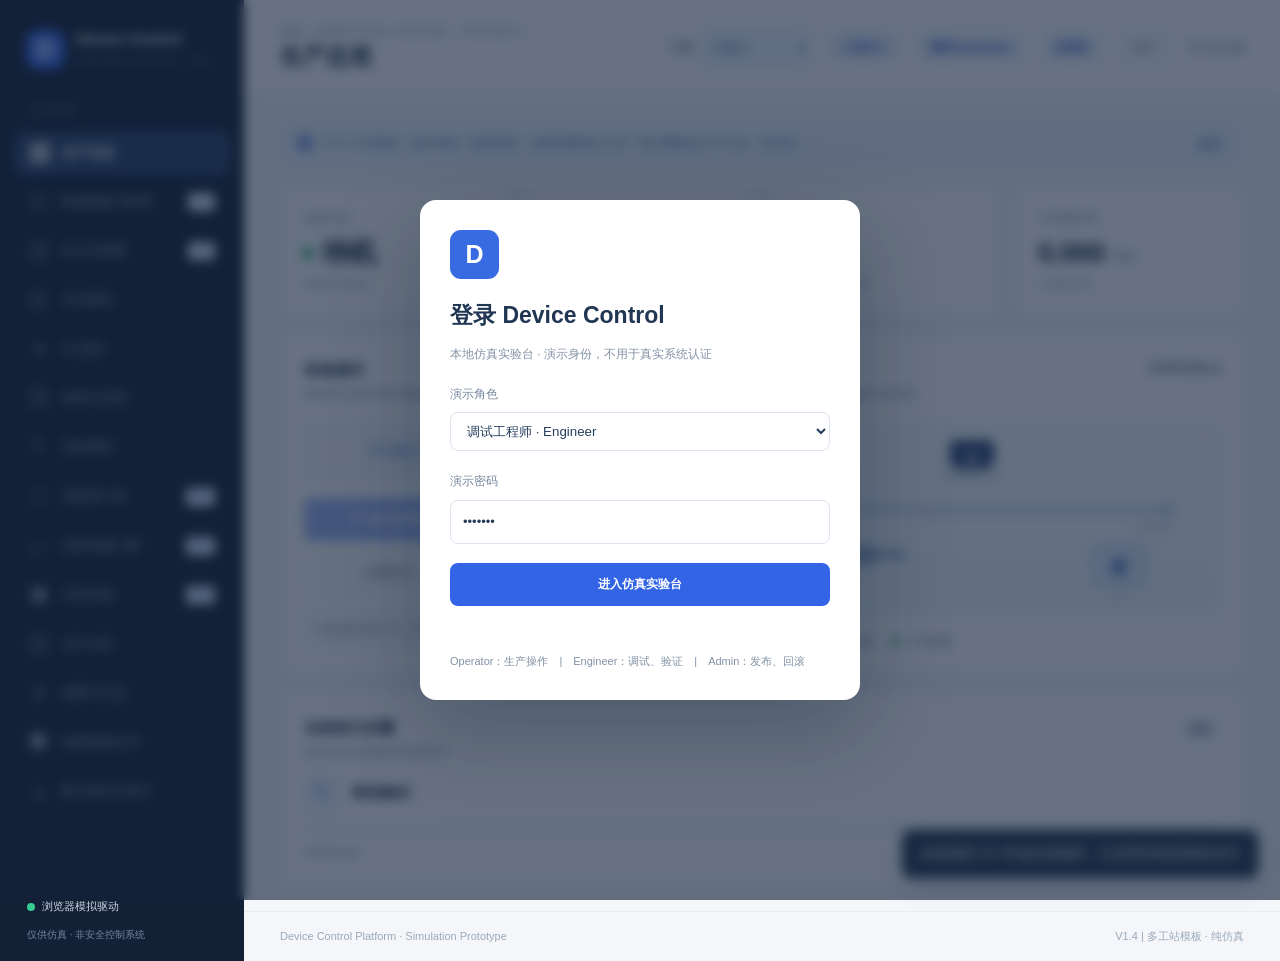
<file: tests/fixtures/DeviceControl_V1.4_Preview.html>
<!doctype html>
<html lang="zh-CN">
<head>
  <meta charset="utf-8">
  <meta name="viewport" content="width=device-width,initial-scale=1">
  <meta name="color-scheme" content="light">
  <title>Device Control V1.4 · 设备控制实验台</title>
  <style>
:root{--ink:#16243b;--muted:#7b8b9f;--accent:#3264e5;--accent-dark:#204bb7;--border:#e6ebf1;--bg:#f4f6fa;--green:#139a65;--red:#d34c58;--amber:#b47a26;--sidebar:#142035}*{box-sizing:border-box}body{margin:0;font:14px/1.55 Inter,'Segoe UI','Microsoft YaHei',Arial,sans-serif;color:var(--ink);background:var(--bg)}button,input{font:inherit}button{cursor:pointer}button:disabled{opacity:.48;cursor:not-allowed}.app-shell{display:flex;min-height:100vh}.sidebar{width:244px;background:var(--sidebar);color:#c1cbdc;flex-shrink:0;display:flex;flex-direction:column;padding:26px 14px 18px}.brand{padding:4px 12px 34px;display:flex;align-items:center;gap:11px;color:white}.brand b{display:block;font-weight:730;font-size:15px;line-height:1.15}.brand small{display:block;color:#8393aa;font-size:9px;letter-spacing:1.45px;margin-top:7px}.brand-mark{width:39px;height:39px;background:#386aee;border-radius:12px;color:white;display:grid;place-items:center;font-size:25px;font-weight:750}.section-label{font-size:10px;letter-spacing:2px;color:#7b8ba4;padding:0 15px 12px}.navigation{display:grid;gap:5px}.nav-item{border:0;background:none;color:#a4b2ca;display:flex;align-items:center;text-align:left;gap:13px;border-radius:9px;padding:12px 15px;font-size:13px}.nav-item:hover{background:#263650;color:white}.nav-item.active{background:#294369;color:white;font-weight:650}.nav-icon{font-size:20px;width:20px;text-align:center;line-height:1}.sidebar-bottom{margin-top:auto;padding:16px 13px 0;border-top:1px solid #304158;font-size:11px;color:#cbd5e5;display:grid;grid-template-columns:9px 1fr;gap:6px;align-items:center}.connection-dot{width:8px;height:8px;background:#36cb91;border-radius:50%}.sidebar-bottom small{grid-column:1/3;color:#7387a4;font-size:10px;margin-top:6px}.main{min-width:0;display:flex;flex:1;flex-direction:column}.topbar{height:96px;background:white;border-bottom:1px solid var(--border);padding:22px 36px;display:flex;justify-content:space-between;align-items:center}.topbar h1{font-size:23px;font-weight:740;line-height:1.2;margin:4px 0 0}.eyebrow{letter-spacing:1.5px;text-transform:uppercase;font-size:10px;font-weight:600;color:#90a1b4}.topright{display:flex;align-items:center;gap:20px}.mode-chip{background:#edf2ff;color:var(--accent-dark);padding:7px 12px;border-radius:6px;font-weight:650;font-size:11px}.clock{color:var(--muted);font-variant-numeric:tabular-nums;font-weight:550}.content{padding:25px 36px;max-width:1560px;width:100%;margin:0 auto;flex:1}.notice{padding:11px 16px;background:#edf2fd;border:1px solid #dce7fc;border-radius:9px;display:flex;align-items:center;gap:10px;color:#50729e;font-size:12px;margin-bottom:22px}.notice-icon{background:#6794df;color:white;border-radius:50%;width:16px;height:16px;display:grid;place-items:center;font-size:11px;font-weight:bold;flex-shrink:0}.text-button{margin-left:auto;border:0;background:transparent;color:#3364a7;text-decoration:underline}.help-panel{padding:13px 17px;background:white;border-radius:8px;border:1px solid var(--border);color:#567;margin:-12px 0 19px}.hidden{display:none!important}.panel{display:none}.panel.active{display:block}.four-grid{display:grid;grid-template-columns:repeat(4,minmax(0,1fr));gap:16px}.stat-card,.card{background:white;border:1px solid var(--border);border-radius:12px;box-shadow:0 2px 10px #21344805}.stat-card{padding:20px 22px}.stat-label{font-size:12px;color:var(--muted)}.stat-value{margin:8px 0 3px;font-size:28px;font-weight:750;letter-spacing:-.7px;line-height:1.25;display:flex;align-items:center;gap:9px;font-variant-numeric:tabular-nums}.stat-card small{color:#91a0af;font-size:11px}.state-dot,.tiny-indicator{display:inline-block;border-radius:50%;width:10px;height:10px;background:#a6b3c5;flex-shrink:0}.state-dot.ok,.tiny-indicator.ok{background:#13a76b;box-shadow:0 0 0 4px #e3f7ed}.state-dot.running{background:#3568ed;box-shadow:0 0 0 4px #e8eeff}.state-dot.error,.tiny-indicator.error{background:#e15862;box-shadow:0 0 0 4px #fbe9eb}.unit{font-size:13px;color:var(--muted);align-self:end;padding-bottom:6px}.dashboard-grid{display:grid;grid-template-columns:minmax(315px,.92fr) minmax(400px,1.25fr);gap:18px;margin-top:18px}.card{padding:23px}.card-head{display:flex;justify-content:space-between;align-items:start;gap:12px;margin-bottom:21px}.card-head h2,.section-intro h2{font-size:15px;margin:0 0 4px;font-weight:750}.card-head p,.section-intro p{margin:0;color:var(--muted);font-size:12px}.pill{padding:5px 9px;background:#e8f6ef;color:#179562;border-radius:20px;font-size:11px;white-space:nowrap;font-weight:650}.pill.neutral{background:#f2f4f7;color:#65778e}.pill.alert{background:#fff0f0;color:#d84855}.mode-toggle{background:#f2f5fa;border-radius:9px;padding:5px;display:flex;margin:18px 0 20px}.mode-toggle button{border:0;background:none;flex:1;padding:11px 12px;color:#7b8ba1;border-radius:7px;font-weight:650}.mode-toggle button.selected{background:white;box-shadow:0 1px 6px #09244414;color:#305fd4}.action-grid{display:grid;grid-template-columns:1fr 1fr;gap:10px;margin-bottom:11px}.btn{border:1px solid transparent;border-radius:8px;padding:11px 14px;font-size:12px;font-weight:700;transition:background .15s}.btn:hover:not(:disabled){filter:brightness(.97)}.btn-primary{background:#3264e5;color:white}.btn-danger{background:#fff0f1;border-color:#ffe0e3;color:#ca4c56}.btn-light{background:#f6f8fb;border-color:#e7ebf1;color:#465c77}.control-hint{background:#f8fafd;color:#8191a7;padding:12px;border-radius:7px;font-size:11px;margin-top:14px}.machine-diagram{background:linear-gradient(180deg,#f8faff,#f3f7fc);border:1px dashed #d7e0ed;border-radius:10px;min-height:190px;padding:14px 25px 12px;position:relative;overflow:hidden}.camera-sim{display:flex;align-items:center;flex-direction:column;font-size:9px;letter-spacing:1px;color:#92a2b7;gap:2px}.camera-shape{display:grid;place-items:center;width:44px;height:29px;background:#304d79;color:white;border-radius:6px 6px 10px 10px;font-size:24px;box-shadow:0 4px 13px #18263c28}.axis-track{margin:22px 24px 8px;height:6px;background:#c9d5e9;border-radius:4px;position:relative}.axis-track:before{content:'';position:absolute;height:15px;left:0;right:0;top:-4px;border-left:3px solid #879eba;border-right:3px solid #879eba}.axis-origin,.axis-end{position:absolute;top:14px;font-size:9px;color:#90a3b9}.axis-end{right:0}.axis-carriage{position:absolute;top:-7px;width:28px;height:20px;background:#386ae6;border:3px solid white;border-radius:5px;box-shadow:0 3px 9px #234c9a4a;transform:translateX(-50%);transition:left .15s linear;z-index:2}.carriage-label{font-size:9px;color:#4271d2;position:absolute;top:-18px;left:6px;font-weight:700}.machine-bottom{display:flex;justify-content:space-between;align-items:center;padding:25px 48px 0}.cylinder-sim{display:grid;gap:7px;justify-items:center;color:#90a1b6;font-size:9px}.cylinder-body{height:18px;width:76px;background:#a8b9d1;border:3px solid #819ab6;border-radius:4px;position:relative}.cylinder-rod{position:absolute;width:39px;height:6px;background:#7793bf;left:66px;top:3px;transition:width .3s}.cylinder-rod.extended{width:60px}.product-symbol{display:grid;place-items:center;border:2px solid #9fbee6;background:#e5effc;width:54px;height:40px;border-radius:7px;color:#4d7ec3;font-size:24px;position:relative}.product-symbol small{font-size:9px;position:absolute;bottom:-19px;color:#91a2b6}.product-symbol.absent{opacity:.15}.device-health{display:flex;gap:19px;padding-top:18px;font-size:11px;color:#657890;flex-wrap:wrap}.device-health>div{display:flex;align-items:center;gap:9px}.tiny-indicator{width:7px;height:7px}.progress-card{margin-top:18px}.progress-card .card-head{margin-bottom:10px}.current-step{display:flex;align-items:center;gap:12px;font-size:15px;margin:14px 0}.step-icon{display:grid;place-items:center;background:#eef3ff;color:#3f6de2;border-radius:9px;width:35px;height:35px;font-size:22px}.progress-rail{height:7px;background:#edf1f7;border-radius:12px;overflow:hidden}.progress-rail div{height:100%;background:#4272e9;width:0%;transition:width .2s}.step-foot{display:flex;justify-content:space-between;margin-top:13px;font-size:11px;color:#8a9aae}.section-intro{margin-bottom:22px}.section-intro h2{font-size:20px}.section-intro p{font-size:13px}.two-grid{display:grid;grid-template-columns:repeat(2,minmax(0,1fr));gap:18px}.readout{background:#f6f8fc;border-radius:9px;padding:16px 18px;display:flex;justify-content:space-between;align-items:center;margin:15px 0}.readout span{color:#75869c;font-size:12px}.readout strong{font-size:25px;color:#233a5a}.readout strong small{font-size:12px;color:#9baabe}.keyvalue{padding:10px 0;display:flex;justify-content:space-between;color:#7e8fa3;font-size:12px;border-bottom:1px solid #eef1f5}.keyvalue b{color:#365072;font-weight:650}.btn-row{display:flex;gap:9px;margin-top:19px;flex-wrap:wrap}.btn-row button{flex:1}.field-label{font-size:12px;color:#74859c;display:block;margin:21px 0 9px}.input-row{display:flex;gap:9px}.input-row input{width:100%;min-width:0;border:1px solid #dbe3ee;border-radius:8px;padding:11px 12px;outline:none}.input-row input:focus{border-color:#6589ed}.full{width:100%}.divider{border-top:1px solid #eef1f5;margin:22px 0}.signal-list{display:grid;gap:3px}.signal-row{display:grid;grid-template-columns:25px 1fr auto;align-items:center;gap:11px;border-bottom:1px solid #f0f2f6;padding:13px 0}.signal-index{font-size:10px;color:#9caabe}.signal-text b{display:block;font-size:12px}.signal-text small{display:block;font-size:10px;color:#8fa0b5;margin-top:2px}.signal-control{display:flex;gap:13px;align-items:center}.signal-indicator{display:flex;align-items:center;gap:7px;font-size:11px;color:#8698ae;font-weight:700}.led{width:9px;height:9px;border-radius:50%;background:#d6dce7}.led.on{background:#27b584;box-shadow:0 0 0 3px #e7f8ef}.switch{width:34px;height:19px;background:#ccd7e4;border:0;border-radius:11px;position:relative;transition:background .2s}.switch:before{content:'';position:absolute;width:13px;height:13px;border-radius:50%;background:white;top:3px;left:3px;transition:left .2s}.switch.on{background:#4273e9}.switch.on:before{left:18px}.sequence-list{display:grid;gap:0}.sequence-row{display:flex;gap:15px;align-items:center;padding:14px 7px;border-bottom:1px solid #edf1f5;color:#8c9aab}.sequence-number{display:grid;place-items:center;width:30px;height:30px;border:1px solid #dbe2ec;border-radius:50%;font-size:11px;flex-shrink:0}.sequence-row.current{color:#2c5ed7;background:#f5f8ff;font-weight:700}.sequence-row.current .sequence-number{background:#3e70eb;color:white;border-color:#3e70eb}.sequence-label{flex:1}.sequence-row small{font-size:11px}.event-list{max-height:500px;overflow:auto}.event-row{display:grid;grid-template-columns:94px 70px 1fr;gap:10px;align-items:center;padding:11px 0;border-bottom:1px solid #edf1f5;font-size:12px}.event-row time{color:#93a2b6;font-variant-numeric:tabular-nums}.loglevel{font-size:10px;font-weight:750;color:#4b709c}.loglevel.Error{color:#dc4a55}.loglevel.Warning{color:#ae7a25}.alarm-empty{padding:16px;background:#f6f8fb;color:#8191a3;border-radius:8px}.alarm-active{padding:16px;background:#fff2f1;color:#bd4552;border-radius:8px}.footer{display:flex;justify-content:space-between;padding:16px 36px;border-top:1px solid var(--border);font-size:11px;color:#9aa9b8}.toast{position:fixed;bottom:22px;right:22px;padding:13px 18px;max-width:380px;border-radius:9px;background:#233950;color:white;box-shadow:0 6px 25px #17274130;z-index:20}.toast.error{background:#b83a46}@media(max-width:1100px){.sidebar{width:210px}.topbar{padding:22px}.content{padding:20px}.four-grid{grid-template-columns:repeat(2,minmax(0,1fr))}.dashboard-grid{grid-template-columns:1fr}.machine-diagram{min-height:190px}}@media(max-width:700px){.app-shell{display:block}.sidebar{width:100%;padding:12px}.brand{padding:4px 5px 12px}.section-label,.sidebar-bottom{display:none}.navigation{display:flex;overflow:auto;gap:2px}.nav-item{white-space:nowrap;padding:9px 10px;font-size:11px}.nav-icon{display:none}.topbar{height:85px;padding:13px}.topbar h1{font-size:21px}.topright{gap:7px}.clock{display:none}.content{padding:14px}.four-grid{gap:9px}.stat-card{padding:15px}.stat-value{font-size:22px}.two-grid{grid-template-columns:1fr}.card{padding:17px}.footer{padding:13px}.notice{font-size:11px}.machine-bottom{padding-left:10px;padding-right:10px}}

.select-field{width:100%;background:white;border:1px solid #dbe3ee;border-radius:8px;padding:10px 12px;color:#253e5e;outline:none}.mini-grid{display:grid;grid-template-columns:repeat(auto-fit,minmax(180px,1fr));gap:12px}.mini-item{background:#f6f8fc;border:1px solid #e9eef5;border-radius:9px;padding:14px}.mini-item b{display:block;font-size:13px}.mini-item small{display:block;color:#8293ab;margin-top:5px;font-size:11px}.mini-item strong{display:block;margin-top:11px;font-size:17px;color:#3264e5}.mapping-table{max-height:650px;overflow:auto}.mapping-row{display:grid;grid-template-columns:48px 1fr 55px;gap:9px;align-items:center;padding:11px 1px;border-bottom:1px solid #edf1f5;font-size:12px}.mapping-row b{display:block;font-size:12px}.mapping-row small{display:block;color:#8c9fb4;font-size:10px}.map-chip{background:#eff3fb;border-radius:5px;color:#45638d;padding:3px 5px;text-align:center;font-size:10px}.interlock-card{border-bottom:1px solid #edf1f5;padding:12px 1px}.interlock-card b{font-size:12px}.interlock-card small{display:block;color:#8193a8;font-size:11px;margin-top:4px}.interlock-card .pass{color:#149968}.interlock-card .block{color:#d45460}.connection-error{background:#fff1f1;color:#ac3949;border:1px solid #ffdadd;border-radius:8px;padding:13px;margin:10px 0}.top-chip{display:inline-flex;gap:6px;align-items:center}.param-note{font-size:11px;color:#8293ab}.section-intro{display:block}

/* V0.3 simulation cycle analytics */
.history-list{display:grid;gap:7px;margin-top:16px;max-height:520px;overflow:auto}
.history-row{width:100%;border:1px solid #e8edf5;text-align:left;border-radius:9px;padding:12px;background:white;display:grid;grid-template-columns:minmax(100px,1fr) 65px 60px;gap:9px;align-items:center;color:#233950}
.history-row:hover,.history-row.selected{background:#f1f5ff;border-color:#a9bdf9}
.history-row small{display:block;font-size:10px;font-weight:400;color:#91a1b5;margin-top:3px}
.history-row strong{font-size:12px;text-align:right;font-variant-numeric:tabular-nums}
.outcome{font-size:10px;color:#697e99;font-weight:700}
.outcome.Completed{color:#169b6b}.outcome.Failed{color:#ca4753}.outcome.Stopped,.outcome.Canceled{color:#a77825}
.timing-list{max-height:620px;overflow:auto}.timing-row{border-bottom:1px solid #e8edf5;padding:14px 0}.timing-top{display:flex;gap:8px;align-items:center;font-size:11px}.timing-top b:first-child{flex:1}.timing-top b:last-child{color:#536f96;white-space:nowrap}
.timing-rail{height:6px;background:#edf2f9;border-radius:6px;margin:10px 0 5px}.timing-rail>div{height:100%;background:#5a80df;border-radius:6px;min-width:2px}
.error-line{color:#c44c56;font-size:11px}.empty-state{color:#93a0b0;font-size:12px;padding:20px 8px;text-align:center}
.alarm-guidance{border:1px solid #f4d5b8;background:#fff9f0;border-radius:8px;padding:16px;margin-top:11px}
.alarm-guidance b{color:#a36a20;display:block}.alarm-guidance span{display:block;font-size:11px;color:#9d8b73;margin:4px 0}
.alarm-guidance p{color:#69563c;margin:8px 0 0;font-size:12px}
@media(max-width:700px){.history-row{grid-template-columns:minmax(65px,1fr) 50px 50px;padding:9px}.timing-top{flex-wrap:wrap}}

/* V0.4 software governance */
.login-overlay{position:fixed;inset:0;z-index:100;background:rgba(18,34,58,.64);backdrop-filter:blur(6px);display:flex;align-items:center;justify-content:center;padding:16px}
.login-overlay.hidden{display:none}.login-dialog{width:min(440px,100%);background:white;border-radius:16px;box-shadow:0 28px 90px #07182b47;padding:30px;color:#203653}
.login-logo{background:#386be1;color:white;border-radius:11px;display:grid;place-items:center;width:49px;height:49px;font-weight:800;font-size:25px;margin-bottom:19px}
.login-dialog h2{font-size:23px;margin:0 0 9px}.login-dialog p{font-size:12px;color:#8392a6}.login-dialog small{display:block;color:#8191a4;margin-top:19px;font-size:11px;line-height:1.7}
.login-input{padding:11px 12px;border:1px solid #dbe3ee;border-radius:8px;display:block;width:100%;font-size:13px;color:#263b59;background:white;box-sizing:border-box}.login-input:focus{outline:2px solid #bdd0ff;outline-offset:1px}
.login-error{font-size:12px;color:#cf3948;margin-top:9px;min-height:18px}
.three-governance{display:grid;grid-template-columns:minmax(0,1fr) minmax(0,1.3fr);gap:18px}
.recipe-details{display:grid;gap:9px;margin:15px 0}.recipe-details .keyvalue{margin:0}.recipe-version-list{max-height:340px;overflow:auto;display:grid;gap:8px}
.recipe-item{padding:12px;border:1px solid #e1e8f3;border-radius:9px;background:#fff;width:100%;text-align:left;display:grid;gap:4px;color:#304861}
.recipe-item:hover,.recipe-item.selected{border-color:#6290e5;background:#f1f6ff}.recipe-item strong{font-size:13px}.recipe-item small{font-size:10px;color:#8194aa}.recipe-item .pill{justify-self:start;font-size:10px}
.audit-scroll{overflow:auto;max-height:380px}.audit-table{width:100%;border-collapse:collapse;min-width:730px;text-align:left;font-size:11px}.audit-table th{background:#f5f7fc;color:#74859e;font-size:10px;padding:10px;position:sticky;top:0}.audit-table td{padding:11px 10px;border-bottom:1px solid #eef1f5;vertical-align:top;color:#4d647f}.audit-table .denied{color:#d94d55;font-weight:700}.audit-pages{margin-top:13px;display:flex;justify-content:space-between;align-items:center;gap:12px;font-size:11px;color:#8c9bae}.audit-pages>div{display:flex;gap:8px}
.checklist{display:grid;gap:8px}.check-row{display:flex;gap:10px;align-items:center;padding:12px;border:1px solid #e9edf5;border-radius:8px;font-size:12px}.check-row .check-icon{font-size:14px;width:21px;text-align:center}.check-row.pass .check-icon{color:#18a875}.check-row.fail .check-icon{color:#cb5f52}.recovery-step{display:flex;align-items:start;gap:12px;padding:13px 0;border-bottom:1px solid #edf0f5}.recovery-step>span{background:#edf4ff;color:#4772d8;padding:7px;border-radius:8px;font-size:11px}.recovery-step b{font-size:12px;display:block}.recovery-step small{display:block;font-size:11px;color:#8495aa;margin-top:5px}
@media(max-width:1050px){.three-governance{grid-template-columns:1fr}.login-dialog{padding:20px}}

/* V0.5 flow debug workspace */
.flow-toolbar{display:flex;flex-wrap:wrap;align-items:center;gap:14px;margin-bottom:16px;}
.flow-meta{flex:1;min-width:200px}.flow-meta h2{margin:3px 0 5px;font-size:18px}.flow-actions{display:flex;flex-wrap:wrap;gap:6px;margin:0}
.flow-layout{display:grid;grid-template-columns:minmax(0,1.25fr) minmax(300px,.92fr);gap:16px;align-items:start}
.flow-right{display:grid;gap:16px;min-width:0}
.flow-node{border:1px solid var(--border,#e4e9f0);border-radius:11px;padding:11px 12px;margin:6px 0;background:#fff;position:relative}
.flow-node.active{border-color:#4690d7;background:#f1f8ff;box-shadow:0 0 0 2px rgba(58,134,210,.10)}
.flow-node.finished{border-color:#bde3cc;background:#fbfffc}
.flow-node.failed{border-color:#f3bcc1;background:#fff7f7}
.flow-node.paused{border-color:#edcb81;background:#fffaf0}
.flow-node-main{display:flex;align-items:center;gap:11px;min-width:0}.flow-node-main>.flow-title{flex:1;min-width:0}
.flow-title strong{display:block;font-size:13px}.flow-title small{display:block;font-size:11px;color:#77849a;padding-top:3px}
.flow-index{font-family:monospace;min-width:23px;color:#8a98aa;font-size:11px}
.break-dot{width:22px;height:22px;border:1px solid #ccd6e2;border-radius:50%;background:white;cursor:pointer;color:#94a1b2;font-size:12px}
.break-dot.on{background:#ce4b5c;border-color:#ce4b5c;color:white}
.break-dot:disabled{opacity:.4;cursor:not-allowed}
.flow-children{margin:10px 0 0 34px;padding-left:12px;border-left:2px dashed #b7cee6}
.flow-child{font-size:12px;display:flex;gap:9px;align-items:center;padding:7px 6px;margin:4px 0;background:#eef5fb;border-radius:7px}
.flow-child strong{font-weight:600}.flow-status-text{font-size:11px;color:#61748b;white-space:nowrap}
.flow-vars{display:grid;gap:9px}.flow-var{display:flex;align-items:start;justify-content:space-between;gap:12px;border-bottom:1px solid #edf0f6;padding:8px 0;font-size:12px}
.flow-var span{color:#75849a}.flow-var b{max-width:65%;text-align:right;overflow-wrap:anywhere}
.resource-list{margin-top:14px;display:flex;gap:6px;flex-wrap:wrap}.resource-chip{font-size:11px;padding:6px 9px;border-radius:7px;background:#f0f4fa;color:#53708e}
.flow-traces{display:grid;gap:7px;max-height:450px;overflow-y:auto}.trace-row{border:1px solid #e8edf4;border-radius:9px;padding:9px;font-size:11px;line-height:1.7}
.trace-top{display:flex;justify-content:space-between;gap:8px;align-items:center}.trace-top b{font-size:12px}.trace-row small{color:#77849a}.trace-failed{color:#a72e45}.trace-completed{color:#28845c}.trace-canceled{color:#ac6635}
@media(max-width:1100px){.flow-layout{grid-template-columns:1fr}}

/* V0.6 workflow studio */
.nav-beta{margin-left:auto;font-size:9px;border-radius:4px;background:#e7f0ff;color:#3266c0;padding:2px 4px}
.studio-bar{display:flex;align-items:center;justify-content:space-between;gap:18px;margin-bottom:15px;flex-wrap:wrap}.studio-bar h2{margin:5px 0}.studio-bar small{color:#8896ac}
.studio-layout{display:grid;grid-template-columns:minmax(210px,.77fr) minmax(300px,1.5fr) minmax(220px,.88fr);gap:14px;align-items:start}
.studio-left,.studio-right{display:grid;gap:14px;min-width:0}.studio-palette{display:grid;grid-template-columns:1fr 1fr;gap:8px}
.studio-palette button{font-family:inherit;background:#f7faff;border:1px solid #dce7f7;color:#446283;font-size:11px;padding:11px 7px;border-radius:9px;text-align:left;cursor:pointer}
.studio-palette button:hover{border-color:#78a0e4;background:#ecf4ff}
.studio-palette button:disabled{opacity:.45;cursor:not-allowed}
.studio-versions{display:grid;gap:7px;max-height:350px;overflow:auto;margin-bottom:10px}
.studio-version{text-align:left;border:1px solid #e2eaf4;background:#fff;border-radius:8px;padding:9px;display:grid;grid-template-columns:1fr auto;gap:5px;color:#51657d;cursor:pointer}
.studio-version.selected{border-color:#5b8be9;background:#f1f7ff}.studio-version b{font-size:12px;color:#344e70}.studio-version small{grid-column:1/-1;font-size:10px;color:#8292a4}
.studio-graph{min-height:570px}.studio-start,.studio-end{margin:0 auto;text-align:center;border-radius:7px;padding:8px;max-width:140px;font-weight:750;letter-spacing:.12em;font-size:11px;color:#4772bf;background:#eff5ff}
.studio-end{background:#eef8f4;color:#16855f}.studio-link{height:27px;display:flex;justify-content:center;align-items:center;color:#7da1d2;font-size:19px;position:relative}
.studio-link:before{content:"";position:absolute;height:14px;border-left:2px solid #abc5e3;top:0;left:50%;z-index:0}.studio-link span{z-index:1;background:#fff}
.studio-node{border:1px solid #dce5f0;border-radius:11px;background:#fff;display:flex;align-items:center;padding:5px;gap:3px;box-shadow:0 3px 12px #213b550a}
.studio-node.chosen{border-color:#5e90e8;background:#f5f9ff;box-shadow:0 0 0 2px #6b9bf321}.studio-node-body{border:0;background:none;display:flex;align-items:center;gap:12px;text-align:left;flex:1;padding:9px;min-width:0;cursor:pointer}
.studio-node-body b{display:block;color:#304a69;font-size:12px}.studio-node-body small{display:block;color:#8191a6;font-size:10px;margin-top:4px}.studio-index{color:#8a9db4;font-size:10px;font-family:monospace}.studio-node-icon{background:#eaf2ff;border-radius:8px;width:27px;height:27px;display:grid;place-items:center;color:#4c7cce}
.studio-grip{cursor:grab;color:#a4b0c0;padding:8px}.studio-branch-grid{display:grid;grid-template-columns:repeat(2,minmax(0,1fr));gap:9px;margin:10px 10px 3px;position:relative}
.studio-branch-grid:before{content:"";position:absolute;top:-10px;left:25%;right:25%;border-top:2px solid #b1c9e4}.studio-branch{border:1px dashed #afc5df;background:#f7faff;color:#49617a;cursor:pointer;border-radius:8px;padding:8px;min-width:0;text-align:left;display:grid;gap:4px}
.studio-branch.chosen{border-style:solid;border-color:#5d8feb}.studio-branch span{font-size:9px;color:#5484bb}.studio-branch strong{font-size:11px}.studio-branch small{font-size:9px;overflow-wrap:anywhere}
.studio-inspector-title{display:flex;align-items:center;justify-content:space-between;margin-bottom:8px;gap:10px}.studio-inspector-title strong{font-size:12px;color:#5075a0}.studio-inspector-title .btn{padding:6px 8px}
#studioInspector .field-label{display:block;margin-bottom:10px}#studioInspector .field-label input,#studioInspector .field-label select{margin-top:5px}.studio-validation{display:grid;gap:9px}.studio-valid{color:#17885e;font-size:12px}.studio-invalid,.studio-error{color:#c25163;font-size:12px}.studio-validation small{font-size:11px;color:#8191a1}
@media(max-width:1350px){.studio-layout{grid-template-columns:minmax(210px,1fr) minmax(360px,2fr)}.studio-right{grid-column:1/-1;grid-template-columns:1fr 1fr}}@media(max-width:830px){.studio-layout{grid-template-columns:1fr}.studio-right{grid-column:auto;grid-template-columns:1fr}}

/* V0.7 editing and historical replay */
.studio-tools{padding:12px 16px;margin-bottom:14px;display:flex;align-items:center;justify-content:space-between;flex-wrap:wrap;gap:10px}.studio-tools small{color:var(--muted);font-size:11px}.studio-diff{display:grid;gap:8px;max-height:290px;overflow:auto}.diff-summary{font-size:11px;color:var(--muted);margin-bottom:6px}.diff-entry{display:flex;gap:9px;align-items:flex-start;padding:8px;border:1px solid var(--border);border-radius:8px;background:#f9fbfd}.diff-entry span{font-size:11px;font-weight:700;min-width:32px;color:#5266ae}.diff-entry.added span{color:#188d61}.diff-entry.removed span{color:#c65662}.diff-entry.moved span{color:#ac7c23}.diff-entry small{color:#506077;overflow-wrap:anywhere}
.replay-info{display:flex;justify-content:space-between;align-items:center;margin-bottom:16px;padding:16px 20px;gap:12px}.replay-info h2{font-size:13px;margin:5px 0 0}.replay-layout{display:grid;grid-template-columns:minmax(200px,.95fr) minmax(370px,1.65fr) minmax(275px,1.3fr);gap:16px;align-items:start}.replay-runs{display:grid;gap:8px;max-height:620px;overflow:auto}.replay-run,.replay-event{border:1px solid var(--border);border-radius:9px;background:#fff;text-align:left;padding:10px 12px;color:var(--ink);display:flex;gap:8px;align-items:center;width:100%}.replay-run{display:grid}.replay-run b,.replay-event b{font-size:12px}.replay-run span,.replay-event small{font-size:11px;color:var(--muted);display:block}.replay-run.selected,.replay-event.selected{border-color:#86a7ed;background:#eef4ff}.replay-timeline{max-height:460px;overflow:auto;display:grid;gap:7px}.replay-order{font-weight:750;background:#f0f3f9;border-radius:6px;padding:5px 8px;color:#7184a1}.replay-controls{border-bottom:1px solid var(--border);padding-bottom:12px;margin-bottom:12px}.replay-controls .btn-row{flex-wrap:wrap}.replay-controls input[type=range]{width:85%;margin:14px 0 0}.replay-watch{max-height:490px;overflow:auto}.replay-watch-grid{display:grid;gap:6px}.replay-watch-row{padding:8px;background:#f7f9fd;border:1px solid var(--border);border-radius:7px;display:grid;grid-template-columns:1fr 1fr;gap:9px;align-items:center}.replay-watch-row b{font-size:11px;font-weight:650;word-break:break-word}.replay-watch-row code{font-size:11px;color:#2a579a;text-align:right;overflow-wrap:anywhere}@media(max-width:1380px){.replay-layout{grid-template-columns:1fr 1.5fr}.replay-layout>.card:last-child{grid-column:1/-1}}@media(max-width:850px){.replay-layout{grid-template-columns:1fr}.replay-layout>.card:last-child{grid-column:auto}}

/* V0.8 quality dashboard */
.quality-header{display:flex;align-items:center;justify-content:space-between;flex-wrap:wrap;gap:12px}
.quality-header h2{display:flex;align-items:center;gap:12px;flex-wrap:wrap}
.quality-case,.quality-custom{display:flex;align-items:center;gap:12px;padding:12px 3px;border-bottom:1px solid #edf0f4}
.quality-case>div,.quality-custom>div{display:flex;flex-direction:column;gap:5px;min-width:0;flex:1}
.quality-case small,.quality-custom small{color:#778191;font-size:12px;line-height:1.5;overflow-wrap:anywhere}
.quality-check{width:27px;height:27px;border-radius:8px;display:flex;align-items:center;justify-content:center;font-weight:800;background:#ebf7ef;color:#25864b}
.quality-case.fail .quality-check{background:#fff0ed;color:#bd443b}
.quality-issue{padding:11px 12px;border-radius:8px;background:#f3f6fc;font-size:13px;margin-bottom:9px;line-height:1.5}
.quality-issue.bad{background:#fff1f0;color:#ae3230}.quality-issue.good{background:#eff9f3;color:#21864b}
.quality-form{display:grid;grid-template-columns:1fr 1fr;gap:9px 12px}
.quality-schema>div{padding:12px 0;display:flex;justify-content:space-between;gap:12px;border-bottom:1px solid #edf0f4;flex-wrap:wrap}
.quality-schema small{color:#7b8696}
.quality-bar-row{display:grid;grid-template-columns:minmax(200px,1fr) 45%;align-items:center;gap:16px;padding:10px 0;border-bottom:1px solid #f0f2f5}
.quality-bar-row>div:first-child{display:flex;flex-direction:column;gap:4px}.quality-bar-row small{font-size:11px;color:#7a8796}
.quality-track{height:10px;border-radius:8px;background:#eef3fa;overflow:hidden}.quality-track>div{height:100%;background:#3d76c8;border-radius:8px}
@media(max-width:820px){.quality-form{grid-template-columns:1fr}.quality-bar-row{grid-template-columns:1fr}}

.quality-metrics-grid{display:grid;grid-template-columns:repeat(3,minmax(0,1fr));gap:15px}
@media(max-width:700px){.quality-metrics-grid{grid-template-columns:1fr}}

/* V1.1 multiple software station overview */
.fleet-summary{display:grid;grid-template-columns:repeat(4,minmax(0,1fr));gap:14px;margin:18px 0}
.fleet-owner{font-size:19px;min-height:36px;word-break:break-word}
.fleet-stations{display:grid;grid-template-columns:repeat(2,minmax(0,1fr));gap:18px;margin-bottom:18px}
.fleet-station{border:1px solid #e3eaf4;border-radius:13px;background:white;padding:22px;min-width:0;box-shadow:0 4px 18px #13274b08}
.fleet-station.problem{border-color:#edc4c5}.fleet-station.running{border-color:#a9c6ef}
.fleet-station-head{display:flex;align-items:flex-start;gap:12px;justify-content:space-between}
.fleet-station-head h2{font-size:19px;margin:3px 0}.fleet-station-head small{color:#8494aa;font-size:11px;display:block}
.fleet-station-metrics{display:grid;grid-template-columns:repeat(3,minmax(0,1fr));gap:9px;margin:17px 0}
.fleet-station-metrics>div{background:#f5f8fc;border-radius:9px;padding:12px 10px;min-width:0}
.fleet-station-metrics small{color:#8b9ab0;font-size:10px;display:block}.fleet-station-metrics b{font-size:15px;overflow-wrap:anywhere;display:block;margin:5px 0}
.fleet-step{background:#edf4fe;color:#49658a;border-radius:8px;padding:10px 12px;font-size:12px;margin:10px 0 16px;display:flex;justify-content:space-between;gap:8px}
.fleet-buttons{display:grid;grid-template-columns:repeat(3,minmax(0,1fr));gap:9px}
.fleet-buttons .btn{padding:10px 7px}
.fleet-info{display:grid;gap:8px;margin-top:14px;font-size:11px;color:#6f8099}.fleet-info code{font-size:10px;word-break:break-all;color:#496681}
.fleet-info .alarm{color:#bc4753}.fleet-log-rows{display:grid;gap:7px;max-height:200px;overflow:auto;color:#63758d;font-size:12px}
.fleet-log-entry{border-bottom:1px solid #edf1f6;padding:9px 2px}.fleet-log-entry.error{color:#c04858}
@media(max-width:1120px){.fleet-summary{grid-template-columns:repeat(2,minmax(0,1fr))}.fleet-stations{grid-template-columns:1fr}}
@media(max-width:600px){.fleet-summary{grid-template-columns:1fr 1fr}.fleet-station{padding:14px}.fleet-buttons{grid-template-columns:repeat(2,minmax(0,1fr))}}

/* V1.2 shared logical-resource monitor */
.fleet-resource-board{margin-bottom:16px}.fleet-resource-rows{display:grid;grid-template-columns:1fr 1fr;gap:14px}
.fleet-resource-lane{border:1px solid #e4ebf5;background:#f8faff;border-radius:10px;padding:14px;min-height:90px}
.fleet-resource-lane h3{font-size:12px;color:#4d678c;margin:0 0 9px}.fleet-resource-line{font-size:12px;padding:7px;background:white;margin-top:6px;border-radius:7px;color:#334b6d;display:flex;justify-content:space-between;gap:10px}
.fleet-resource-line small{color:#7385a1}.fleet-resource-empty{color:#8294aa;font-size:12px;margin-top:15px}
@media(max-width:680px){.fleet-resource-rows{grid-template-columns:1fr}}

/* V1.3 station workspace always visible even when scrolling views. */
.workspace-chooser{display:inline-flex;align-items:center;gap:7px;font-size:12px;color:#64748b;font-weight:700;white-space:nowrap}
.workspace-chooser select{width:110px;min-height:34px;padding:5px 8px;font-size:12px;background:#edf4ff;border-color:#9fc0ff;color:#174a91;font-weight:700}
.fleet-workspace-action{margin-top:9px;width:100%;border:1px solid #8caef1;background:#eff6ff;color:#2452a1}
@media (max-width:1050px){.topright{flex-wrap:wrap}.workspace-chooser{margin-right:3px}}

/* V1.4 configuration templates */
.template-layout{display:grid;grid-template-columns:repeat(3,minmax(0,1fr));gap:16px}
.template-card{display:flex;flex-direction:column;gap:12px;min-width:0}
.template-card .btn-row{margin-top:4px}
.template-card .control-hint{font-size:12px;line-height:1.65}
.template-summary{display:flex;flex-direction:column;gap:7px;padding:14px;border-radius:12px;background:#f2f6fc;min-height:83px;font-size:13px}
.template-summary span,.template-summary small{color:#667b93;overflow-wrap:anywhere}
.template-compare{display:flex;gap:12px;margin-bottom:18px;align-items:center}
.template-compare select{max-width:260px}
.template-error{color:#be3030;margin-top:12px;font-size:13px}
#templateDiffRows td{font-size:12px;word-break:break-word;max-width:320px}
@media(max-width:1100px){.template-layout{grid-template-columns:1fr 1fr}}
@media(max-width:720px){.template-layout{grid-template-columns:1fr}.template-compare{flex-wrap:wrap}}

</style>
</head>
<body>
<div class="app-shell">
  <aside class="sidebar">
    <div class="brand"><div class="brand-mark">D</div><div><b>Device Control</b><small>CONTROL STUDIO · V1.4</small></div></div>
    <div class="section-label">工作空间</div>
    <nav class="navigation" aria-label="页面导航">
      <button data-tab="dashboard" class="nav-item active"><span class="nav-icon">▦</span>生产总览</button>
      <button data-tab="templates" class="nav-item"><span class="nav-icon">▧</span>配置模板与部署 <span class="nav-beta">V1.4</span></button>
      <button data-tab="stations" class="nav-item"><span class="nav-icon">▥</span>多工站调度 <span class="nav-beta">V1.3</span></button>
      <button data-tab="manual" class="nav-item"><span class="nav-icon">⚙</span>手动调试</button>
      <button data-tab="io" class="nav-item"><span class="nav-icon">◉</span>IO 监控</button>
      <button data-tab="config" class="nav-item"><span class="nav-icon">▤</span>机构与互锁</button>
      <button data-tab="sequence" class="nav-item"><span class="nav-icon">↳</span>流程调试</button>
      <button data-tab="workflow" class="nav-item"><span class="nav-icon">◇</span>流程设计器 <span class="nav-beta">NEW</span></button>
      <button data-tab="quality" class="nav-item"><span class="nav-icon">✓</span>流程质量门禁 <span class="nav-beta">NEW</span></button>
      <button data-tab="replay" class="nav-item"><span class="nav-icon">▣</span>历史回放 <span class="nav-beta">NEW</span></button>
      <button data-tab="analytics" class="nav-item"><span class="nav-icon">▥</span>运行分析</button>
      <button data-tab="events" class="nav-item"><span class="nav-icon">≡</span>报警与日志</button>
      <button data-tab="recovery" class="nav-item"><span class="nav-icon">✚</span>故障恢复向导</button>
      <button data-tab="governance" class="nav-item"><span class="nav-icon">♙</span>配方版本与审计</button>
    </nav>
    <div class="sidebar-bottom"><div class="connection-dot"></div><span id="connectionLabel">检查服务连接…</span><small>仅供仿真 · 非安全控制系统</small></div>
  </aside>
  <main class="main">
    <header class="topbar">
      <div><div class="eyebrow">设备 / DEMO-DUAL-STATION · <span id="workspaceBreadcrumb">STATION A</span></div><h1 id="pageTitle">生产总览</h1></div>
      <div class="topright"><label for="workspaceStation" class="workspace-chooser">工站 <select id="workspaceStation" class="select-field" aria-label="选择当前工作区"><option value="A">工站 A</option><option value="B">工站 B</option></select></label><span id="workspaceTag" class="mode-chip">工作区 A</span><span class="mode-chip" id="sourceMode">初始化中</span><span class="mode-chip" id="userLabel">未登录</span><button id="logoutButton" class="btn btn-light" style="padding:8px 11px" disabled>退出</button><span class="clock" id="clock">--:--:--</span></div>
    </header>
    <div class="content">
      <div class="notice"><span class="notice-icon">i</span><span>V1.4 工站模板：版本审批、配置差异、批量创建独立工站；禁止覆盖运行中工站。仅仿真。</span><button id="helpToggle" class="text-button">说明</button></div>
      <div id="help" class="help-panel hidden">离线打开时使用浏览器内置仿真。启动 .NET 后端并由 5173 静态服务访问前端时，连接本地 API 仿真。控制动作都由软件普通互锁约束，但这不能替代机械安全系统。后端连接丢失时会锁定控制，禁止无提示自动切换到另一台模拟设备。</div>
      <div id="toast" role="status" class="toast hidden"></div>
      <div id="loginOverlay" class="login-overlay">
        <div class="login-dialog">
          <div class="login-logo">D</div><h2>登录 Device Control</h2>
          <p>本地仿真实验台 · 演示身份，不用于真实系统认证</p>
          <form id="loginForm">
            <label class="field-label" for="loginUser">演示角色</label>
            <select id="loginUser" class="select-field"><option value="operator">操作员 · Operator</option><option value="engineer" selected>调试工程师 · Engineer</option><option value="admin">管理员 · Admin</option></select>
            <label class="field-label" for="loginPassword">演示密码</label>
            <input id="loginPassword" class="login-input" type="password" value="demo123" autocomplete="off" required>
            <button class="btn btn-primary full" type="submit" style="margin-top:19px">进入仿真实验台</button>
            <div id="loginError" class="login-error" role="alert"></div>
          </form><small>Operator：生产操作　|　Engineer：调试、验证　|　Admin：发布、回滚</small>
        </div>
      </div>

      <section id="panel-templates" class="panel">
        <div class="section-intro"><h2>工站模板 · 配置版本库</h2><p>从已有工站的已发布流程与配方生成不可变模板快照，进行验证、管理员发布、差异比较，再创建新的独立仿真工站。</p></div>
        <div class="template-layout">
          <div class="card template-card"><div class="card-head"><div><h2>① 捕获模板</h2><p>抓取来源工站当前已发布的软件配置</p></div><span class="pill neutral">Engineer+</span></div>
            <label class="field-label" for="templateSource">来源工站</label><select id="templateSource" class="select-field"></select>
            <label class="field-label" for="templateName">模板名称</label><input id="templateName" class="login-input" value="3C 视觉装配标准工站" maxlength="60" />
            <button class="btn btn-primary full" data-template-action="capture">创建草稿快照</button>
            <div class="control-hint">快照包含机构映射、互锁、已发布流程及配方，不包含周期、报警、权限或运行状态。</div>
          </div>
          <div class="card template-card"><div class="card-head"><div><h2>② 审批版本</h2><p>草稿 → 已验证 → 已发布</p></div><span class="pill neutral">Admin 发布</span></div>
            <label class="field-label" for="templateSelect">选择模板版本</label><select id="templateSelect" class="select-field"></select>
            <div id="templateSummary" class="template-summary">暂无模板</div>
            <div class="btn-row"><button class="btn btn-light" data-template-action="validate">检查模板</button><button class="btn btn-primary" data-template-action="publish">批准发布</button></div>
            <div class="control-hint">发布后形成不可变版本。已有工站无法被模板热替换。</div>
          </div>
          <div class="card template-card"><div class="card-head"><div><h2>③ 批量创建工站</h2><p>只新增，不覆盖；最多五个 / 次</p></div><span class="pill neutral">Simulation</span></div>
            <label class="field-label" for="templateNewIds">新工站 ID（逗号分隔）</label><input id="templateNewIds" class="login-input" value="C,D" placeholder="C,D,E" />
            <button class="btn btn-primary full" data-template-action="deploy">使用已发布模板创建工站</button>
            <div class="control-hint">仅管理员可创建。后端配置会持久化；离线模式的数据只在当前页面会话存在。批量部署并非跨文件系统原子事务。</div>
          </div>
        </div>
        <div class="card" style="margin-top:18px"><div class="card-head"><div><h2>④ 配置差异预览</h2><p>只读比较模板与目标工站；不修改已有 Runtime</p></div><span id="templateDiffCount" class="pill neutral">0 项差异</span></div>
          <div class="template-compare"><select id="templateCompareStation" class="select-field" aria-label="目标工站"></select><button class="btn btn-light" data-template-action="compare">比较配置</button></div>
          <div class="table-scroll"><table class="data-table"><thead><tr><th>配置路径</th><th>目标工站当前值</th><th>模板目标值</th></tr></thead><tbody id="templateDiffRows"><tr><td colspan="3">尚无对比</td></tr></tbody></table></div>
          <div id="templateError" class="template-error" role="alert"></div>
        </div>
      </section>

      <section id="panel-stations" class="panel">
        <div class="section-intro"><h2>多工站调度中心</h2><p>多个独立的软件 Runtime：工站 A 兼容既有界面，B 及模板新增工站各有独立的流程、配方、历史和故障状态。不同工站可以并行运行，只有声明共享资源的节点相互排队。</p></div>
        <div class="fleet-summary">
          <div class="stat-card"><span class="stat-label">在线工站</span><div class="stat-value" id="fleetCount">2</div><small>仿真软件实例</small></div>
          <div class="stat-card"><span class="stat-label">运行中</span><div class="stat-value" id="fleetRunning">0</div><small>按当前软件快照</small></div>
          <div class="stat-card"><span class="stat-label">异常工站</span><div class="stat-value" id="fleetFaults">0</div><small>故障或待恢复</small></div>
          <div class="stat-card"><span class="stat-label">共享资源 CELL-SHARED</span><div class="stat-value fleet-owner" id="fleetOwner">空闲</div><small>节点级 FIFO · 非安全级</small></div>
        </div>
        <div class="card fleet-resource-board"><div class="card-head"><div><h2>共享资源实时占用与等待队列</h2><p>资源在节点结束、异常或软件取消后释放。整个队列公平 FIFO；分配在软件进程内完成。</p></div><span class="pill neutral" id="fleetQueueCount">等待 0</span></div><div id="fleetResourceRows" class="fleet-resource-rows">尚未请求资源</div></div>
        <div class="fleet-stations" id="fleetStations" aria-live="polite"></div>
        <div class="card fleet-log"><div class="card-head"><div><h2>调度与验证记录</h2><p>该页面仅展示软件仿真动作。禁止同时占用共享资源；单站故障不自动控制另一站。</p></div><button id="fleetRefresh" class="btn btn-light">刷新全部工站</button></div><div id="fleetLog" class="fleet-log-rows">尚无操作记录</div></div>
      </section>

      <section id="panel-dashboard" class="panel active">
        <div class="four-grid kpi-grid">
          <div class="stat-card"><div class="stat-label">设备状态</div><div class="stat-value"><span id="stateDot" class="state-dot"></span><span id="stateValue">—</span></div><small id="stateSubtitle">等待连接</small></div>
          <div class="stat-card"><div class="stat-label">生产模式</div><div class="stat-value" id="modeValue">—</div><small>手动 / 自动模式互锁</small></div>
          <div class="stat-card"><div class="stat-label">完成周期</div><div class="stat-value" id="cyclesValue">0</div><small>单周期仿真运行</small></div>
          <div class="stat-card"><div class="stat-label">运动轴位置</div><div class="stat-value"><span id="axisValue">0.000</span><span class="unit">mm</span></div><small id="axisSub">X Axis</small></div>
        </div>
        <div class="dashboard-grid">
          <div class="card production-card">
            <div class="card-head"><div><h2>设备操作</h2><p>按照状态进行模式切换与单周期控制</p></div><span class="pill" id="recoveryTag">正常待机</span></div>
            <div class="mode-toggle"><button data-mode="Manual" class="selected" id="modeManual">手动模式</button><button data-mode="Auto" id="modeAuto">自动模式</button></div>
            <div class="action-grid"><button class="btn btn-primary" data-action="cycle-start">▶ 运行单周期</button><button class="btn btn-danger" data-action="cycle-stop">■ 请求停止</button></div>
            <div class="action-grid"><button class="btn btn-light" data-action="fault-reset">报警复位</button><button class="btn btn-light" data-action="recovery-confirm">恢复确认</button></div>
            <div class="control-hint" id="actionHint">手动使能与回零后，切换自动模式启动。</div>
          </div>
          <div class="card machine-card">
            <div class="card-head"><div><h2>工位状态</h2><p>示意机构，不对应真实机械几何结构</p></div><span class="subtle" id="diagramStationLabel">STATION A</span></div>
            <div class="machine-diagram">
              <div class="camera-sim"><span class="camera-shape">◉</span><span>CAMERA-01</span></div>
              <div class="axis-track"><div class="axis-origin">0</div><div class="axis-end">200 mm</div><div id="axisCarriage" class="axis-carriage" style="left:0%"><div class="carriage-head"></div><div class="carriage-label">X</div></div></div>
              <div class="machine-bottom"><div class="cylinder-sim"><div class="cylinder-body"><div id="piston" class="cylinder-rod"></div></div><span>CLAMP-01</span></div><div id="productSymbol" class="product-symbol">▣<small>工件</small></div></div>
            </div>
            <div class="device-health"><div><span class="tiny-indicator" id="guardLed"></span>防护门状态</div><div><span class="tiny-indicator" id="airLed"></span>气压反馈</div><div><span class="tiny-indicator" id="partLed"></span>产品检测</div></div>
          </div>
        </div>
        <div class="card progress-card"><div class="card-head"><div><h2>当前执行步骤</h2><p>实时显示设备顺序流程状态</p></div><span class="pill neutral" id="flowStatus">未启动</span></div><div class="current-step"><span class="step-icon">↳</span><strong id="stepValue">等待操作</strong></div><div class="progress-rail"><div id="stepProgress"></div></div><div class="step-foot"><span>单周期流程</span><span id="visionValue">视觉：尚未触发</span></div></div>
      </section>

      <section id="panel-manual" class="panel">
        <div class="section-intro"><h2>多机构手动调试</h2><p>选择不同轴和气缸查看对应状态；手动动作同样遵守统一普通互锁，不允许绕过设备控制服务。</p></div>
        <div class="two-grid">
          <div class="card"><div class="card-head"><div><h2>运动轴调试</h2><p>设备配置驱动轴量程、速度和回零位</p></div><span id="axisBadge" class="pill neutral">未使能</span></div>
            <label class="field-label" for="axisSelect">选择运动轴</label><select id="axisSelect" class="select-field"></select>
            <div class="readout"><span>当前位置</span><strong><span id="axisReadout">0.000</span><small> mm</small></strong></div>
            <div class="keyvalue"><span>回零状态</span><b id="homedReadout">未回零</b></div>
            <div class="keyvalue"><span>速度 / 范围</span><b id="axisLimits">—</b></div>
            <div class="btn-row"><button class="btn btn-primary" data-action="servo-on">使能</button><button class="btn btn-light" data-action="servo-off">去使能</button><button class="btn btn-light" data-action="axis-home">回零</button></div>
            <label class="field-label" for="moveTarget">目标位置 (mm)</label><div class="input-row"><input id="moveTarget" type="number" value="80" step="0.1"><button class="btn btn-primary" data-action="axis-move">移动到目标</button></div>
            <div class="control-hint">手动指令为离散绝对定位，不是长按点动；真机点动需要专门的保持运行及安全设计。</div>
          </div>
          <div class="card"><div class="card-head"><div><h2>气缸与视觉</h2><p>两个气缸分别绑定输出与传感器反馈</p></div><span id="cylinderBadge" class="pill neutral">—</span></div>
            <label class="field-label" for="cylinderSelect">选择气缸</label><select id="cylinderSelect" class="select-field"></select>
            <div class="readout"><span>当前状态</span><strong id="cylinderReadout">—</strong></div>
            <div class="keyvalue"><span>伸出反馈</span><b id="extendReadout">OFF</b></div><div class="keyvalue"><span>缩回反馈</span><b id="retractReadout">OFF</b></div>
            <div class="btn-row"><button class="btn btn-primary" data-action="cylinder-extend">伸出</button><button class="btn btn-light" data-action="cylinder-retract">缩回</button></div>
            <div class="control-hint" id="mechanismHint">Clamp 伸出依赖 Stopper 伸出；X/Y 运动要求两个气缸均缩回。</div>
            <div class="divider"></div><div class="card-head"><div><h2>视觉触发</h2><p>模拟返回 X = 80.000 mm</p></div></div><button class="btn btn-light full" data-action="vision-trigger">触发视觉检测</button>
          </div>
        </div>
        <div class="card" style="margin-top:18px"><div class="card-head"><div><h2>全部机构状态</h2><p>由设备快照动态生成</p></div></div><div id="mechanismOverview" class="mini-grid"></div></div>
      </section>

      <section id="panel-io" class="panel">
        <div class="section-intro"><h2>IO 信号与仿真注入</h2><p>DI 与 DO 采用配置文件绑定物理地址。仅白名单外部仿真 DI 可切换，气缸到位反馈禁止直接写入。</p></div>
        <div class="two-grid">
          <div class="card"><div class="card-head"><h2>数字输入 DI</h2><span class="subtle">只读反馈 + 可注入外部信号</span></div><div id="inputRows" class="signal-list"></div></div>
          <div class="card"><div class="card-head"><h2>数字输出 DO</h2><span class="subtle">由设备命令自动管理</span></div><div id="outputRows" class="signal-list"></div><div class="divider"></div><div class="card-head"><h2>故障注入</h2><span class="subtle">仅仿真有效</span></div><div id="faultRows" class="signal-list"></div></div>
        </div>
      </section>

      <section id="panel-config" class="panel">
        <div class="section-intro"><h2>机构配置与普通互锁</h2><p>后端读取 station.json；以下是只读映射，可通过修改配置文件调整设备机构。软件联锁不是功能安全。</p></div>
        <div class="card"><div class="card-head"><div><h2>机构档案</h2><p id="profileDescription">从配置文件加载</p></div><span class="pill neutral">仅仿真驱动</span></div><div id="configMechanisms" class="mini-grid"></div></div>
        <div class="two-grid" style="margin-top:18px"><div class="card"><div class="card-head"><h2>IO 通道映射</h2></div><div id="mappingRows" class="mapping-table"></div></div><div class="card"><div class="card-head"><h2>普通互锁矩阵</h2></div><div id="interlockRows" class="interlock-list"></div></div></div>
      </section>
      <section id="panel-sequence" class="panel">
        <div class="section-intro"><h2>流程调试器 · V1.0</h2><p>已发布版本驱动执行，支持并行分组、逻辑资源锁、断点与单步。暂停只会发生在<span class="text-accent">下一顶层步骤开始之前</span>，不是瞬时冻结运动。</p></div>
        <div class="flow-toolbar card">
          <div class="flow-meta"><span class="eyebrow">当前执行计划</span><h2 id="flowVersion">flow-v0.5.0</h2><div class="subtle" id="flowDetail">正在加载执行器状态</div></div>
          <span class="pill" id="flowDebugStatus">待机</span>
          <div class="btn-row flow-actions"><button class="btn btn-light" data-debug="pause">在下一步暂停</button><button class="btn btn-primary" data-debug="resume">继续</button><button class="btn btn-light" data-debug="step">单步</button><button class="btn btn-light" data-debug="retry">重试当前错误</button><button class="btn btn-danger" data-debug="abort">中止错误等待</button></div>
        </div>
        <div class="flow-layout">
          <div class="card"><div class="card-head"><div><h2>执行图</h2><p>点击圆点设置断点。并行子节点在同一分组中同时调度。</p></div><span class="pill neutral" id="sequenceStatus">未运行</span></div><div id="sequenceSteps" class="sequence-list"></div></div>
          <div class="flow-right">
            <div class="card"><div class="card-head"><div><h2>运行变量与资源</h2><p>显示流程内的资源拥有者与暂停原因</p></div></div><div id="flowVariables" class="flow-vars"></div><div id="flowResources" class="resource-list"></div></div>
            <div class="card"><div class="card-head"><div><h2>节点执行轨迹</h2><p>最新步骤优先，记录耗时、尝试次数及结果</p></div></div><div id="flowTraces" class="flow-traces"></div></div>
          </div>
        </div>
      </section>

      <section id="panel-workflow" class="panel">
        <div class="section-intro"><h2>可视化流程设计器</h2><p>用拖拽调整顺序；条件分支 TRUE / FALSE、并行分支均明确连接。版本为不可变快照，编辑必须另存草稿后验证和发布。</p></div>
        <div class="card studio-bar"><div><span class="eyebrow">当前生产流程</span><h2 id="studioActiveVersion">—</h2><small id="studioWorkspace">正在加载工作区</small></div><div class="btn-row"><button class="btn btn-light" data-editor-action="reset">恢复工作区</button><button class="btn btn-light" data-editor-action="save">保存新草稿</button><button class="btn btn-light" data-editor-action="validate">验证选中版本</button><button class="btn btn-primary" data-editor-action="publish">发布选中版本</button><button class="btn btn-light" data-editor-action="rollback">回滚选中版本</button></div></div>
        <div class="card studio-tools"><div class="btn-row"><button class="btn btn-light" id="studioUndo" data-editor-action="undo">↶ 撤销</button><button class="btn btn-light" id="studioRedo" data-editor-action="redo">↷ 重做</button><button class="btn btn-light" id="studioCopy" data-editor-action="copy">复制节点</button><button class="btn btn-light" id="studioPaste" data-editor-action="paste">粘贴</button><button class="btn btn-light" id="studioDuplicate" data-editor-action="duplicate">创建副本</button></div><small>支持 Ctrl+Z / Ctrl+Y / Ctrl+C / Ctrl+V（仅画布聚焦时，输入框保留原生快捷键）。最多保留 80 步编辑历史。</small></div>
        <div class="studio-layout">
          <div class="studio-left">
            <div class="card"><div class="card-head"><div><h2>动作库</h2><p>点击添加到流程末尾</p></div></div><div class="studio-palette"><button data-editor-add="WaitInput">◉ 等待输入</button><button data-editor-add="AxisMove">↔ 轴定位</button><button data-editor-add="CylinderExtend">⇥ 气缸伸出</button><button data-editor-add="CylinderRetract">⇤ 气缸缩回</button><button data-editor-add="VisionLocate">◎ 视觉检测</button><button data-editor-add="Delay">◷ 延时</button><button data-editor-add="Parallel">⇉ 并行分组</button><button data-editor-add="Condition">◇ 条件分支</button></div></div>
            <div class="card"><div class="card-head"><div><h2>流程版本</h2><p>点击版本查看或作为工作区来源</p></div></div><div id="studioVersionList" class="studio-versions"></div><small id="studioStateNote" class="subtle"></small></div>
          </div>
          <div class="card studio-graph"><div class="card-head"><div><h2>工艺流程画布</h2><p>拖动节点调整顺序；箭头表示控制流</p></div><span class="pill neutral">DAG · 单层分支</span></div><div class="studio-start">▶ START</div><div class="studio-link">↓</div><div id="studioCanvas"></div><div class="studio-link">↓</div><div class="studio-end">■ END</div></div>
          <div class="studio-right"><div class="card"><div class="card-head"><div><h2>节点属性</h2><p>选择画布节点进行修改</p></div></div><div id="studioInspector"></div></div><div class="card"><div class="card-head"><div><h2>静态验证</h2><p>编辑过程实时验证，可发布前再次校验</p></div></div><div id="studioValidation" class="studio-validation"></div></div><div class="card"><div class="card-head"><div><h2>与已发布流程差异</h2><p>基于节点 ID 比较新增、移除、属性和顺序变化</p></div></div><div id="studioDiff" class="studio-diff"></div></div></div>
        </div>
      </section>


      <section id="panel-quality" class="panel">
        <div class="section-intro"><h2>流程质量门禁与周期性能分析</h2><p>对当前流程工作区执行静态类型校验、场景测试和预期对照；不运行仿真设备动作。下方性能数据来自已记录的真实仿真周期。</p></div>
        <div class="card quality-header"><div><span class="eyebrow">WORKFLOW QUALITY GATE</span><h2>发布前自动验收 <span id="qualityStatus" class="pill neutral">待执行</span></h2><p>正常 / 缺料 / 气压异常 / 视觉 NG + 自定义 DI 场景</p></div><div class="btn-row"><button class="btn btn-primary" data-quality-action="run">▶ 运行质量门禁</button><button class="btn btn-light" data-quality-action="export">导出测试报告</button></div></div>
        <div class="card" style="margin-top:16px">
          <div class="card-head"><div><h2>跨 Runtime 契约自检</h2><p>验证浏览器本地模型的标准场景基线；与后端报告是两份独立结果，不声称已经进行实时联调。</p></div>
          <button class="btn btn-light" data-quality-action="contract">▶ 运行契约自检</button></div>
          <div id="qualityContractStatus" class="control-hint">尚未执行 · C# API 的验证报告在 /api/flows/{id}/quality 查询</div>
          <div id="qualityContractCases" class="quality-schema"></div>
        </div>
        <div class="four-grid kpi-grid" style="margin:18px 0"><div class="stat-card"><div class="stat-label">场景数量</div><div class="stat-value" id="qualityTotal">—</div></div><div class="stat-card"><div class="stat-label">符合预期</div><div class="stat-value" id="qualityPassed">—</div></div><div class="stat-card"><div class="stat-label">模型估算周期</div><div class="stat-value" id="qualityEstimate">—</div></div><div class="stat-card"><div class="stat-label">质量检查范围</div><div class="stat-value" style="font-size:18px">纯软件</div><small>仅模型级验证</small></div></div>
        <div class="two-grid"><div class="card"><div class="card-head"><div><h2>测试场景结果</h2><p>实际模型结果与预期结果逐项对比</p></div></div><div id="qualityScenarios"></div></div><div class="card"><div class="card-head"><div><h2>静态检查与风险提示</h2><p>约束、变量来源、并行资源冲突</p></div></div><div id="qualityProblems"></div></div></div>
        <div class="two-grid" style="margin-top:18px"><div class="card"><div class="card-head"><div><h2>自定义测试场景</h2><p>最多 30 条，只能注入可写的仿真 DI</p></div></div><div class="quality-form"><label class="field-label">名称<input class="login-input" id="qualityCaseName" placeholder="例如：检测信号断开"></label><label class="field-label">修改信号<select class="select-field" id="qualityCaseSignal"></select></label><label class="field-label">信号值<select class="select-field" id="qualityCaseState"><option value="false">FALSE</option><option value="true">TRUE</option></select></label><label class="field-label">预期结果<select class="select-field" id="qualityCaseExpected"><option value="Rejected">启动拒绝</option><option value="Failed">流程失败</option><option value="Completed">流程成功</option></select></label></div><div class="btn-row"><button class="btn btn-primary" data-quality-action="add">＋ 添加场景</button><button class="btn btn-light" data-quality-action="clear">清空自定义</button></div><div id="qualityCustom"></div></div><div class="card"><div class="card-head"><div><h2>类型化变量与配方约束</h2><p>工作流引用必须符合类型和范围</p></div></div><div class="quality-schema"><div><b>recipe.visionOffsetMm</b><small>Number · -10～10 mm</small></div><div><b>recipe.extraDwellMs</b><small>Integer · 0～1000 ms</small></div><div><b>vision.ok</b><small>Boolean</small></div><div><b>vision.targetXmm</b><small>Number · 0～200 mm，必须先经过视觉节点</small></div><div><b>DI.*</b><small>Boolean · 来自配置文件，仅模拟输入</small></div></div></div></div>
        <div class="card" style="margin-top:18px"><div class="card-head"><div><h2>历史周期性能画像</h2><p>仅依据当前会话或 API 返回的已记录周期，不把模型估计混为实际耗时</p></div><span id="qualityCycleCount" class="pill neutral">0 条运行记录</span></div><div class="quality-metrics-grid" style="margin:14px 0"><div class="stat-card"><div class="stat-label">P50 周期</div><div class="stat-value" id="qualityP50">—</div></div><div class="stat-card"><div class="stat-label">P95 周期</div><div class="stat-value" id="qualityP95">—</div></div><div class="stat-card"><div class="stat-label">周期成功率</div><div class="stat-value" id="qualitySuccess">—</div></div></div><h3>步骤耗时热点 · 总占用时间</h3><div id="qualityBottlenecks"></div></div>
      </section>
      <section id="panel-replay" class="panel">
        <div class="section-intro"><h2>历史执行回放与变量监视</h2><p>只读：从已完成周期记录中逐步查看执行轨迹。不会向运行时发送任何动作指令；没有记录的变量不会被推断。</p></div>
        <div class="card replay-info"><div><span class="eyebrow">选中运行记录</span><h2 id="replayMeta">尚无记录</h2></div><span class="pill neutral">只读回放 · Simulation</span></div>
        <div class="replay-layout">
          <div class="card"><div class="card-head"><div><h2>历史周期</h2><p>最近 100 个单周期</p></div></div><div id="replayRuns" class="replay-runs"></div></div>
          <div class="card"><div class="card-head"><div><h2>执行时间线</h2><p>可选择历史节点、逐步回放</p></div></div><div class="replay-controls"><div class="btn-row"><button class="btn btn-light" id="replayPrev" data-replay-action="prev">← 上一步</button><button class="btn btn-primary" id="replayPlay" data-replay-action="play">▶ 自动回放</button><button class="btn btn-light" id="replayNext" data-replay-action="next">下一步 →</button></div><input id="replayRange" type="range" min="0" max="0" value="0"><span id="replayIndex" class="subtle">0 / 0</span></div><div id="replayTimeline" class="replay-timeline"></div></div>
          <div class="card"><div class="card-head"><div><h2>变量观察</h2><p>来源于执行节点结束时的记录快照</p></div><span class="pill neutral" id="replayStepStatus">—</span></div><h3 id="replayStepLabel">—</h3><div id="replayWatch" class="replay-watch"></div><p id="replayError" class="control-hint"></p></div>
        </div>
      </section>
      <section id="panel-analytics" class="panel">
        <div class="section-intro"><h2>生产周期分析</h2><p>记录每个周期的结果、耗时和逐步骤执行记录。C# 版本完成周期后会追加到本地 JSONL 文件；离线预览仅保留当前页面会话。</p></div>
        <div class="four-grid kpi-grid">
          <div class="stat-card"><div class="stat-label">累计记录</div><div class="stat-value" id="histTotal">0</div><small>最多显示最近 100 条</small></div>
          <div class="stat-card"><div class="stat-label">成功率</div><div class="stat-value" id="histSuccess">—</div><small>以已记录周期计算</small></div>
          <div class="stat-card"><div class="stat-label">平均用时</div><div class="stat-value"><span id="histMean">—</span><span class="unit">s</span></div><small>最近成功周期</small></div>
          <div class="stat-card"><div class="stat-label">异常周期</div><div class="stat-value" id="histFailures">0</div><small>失败与主动停止</small></div>
        </div>
        <div class="two-grid" style="margin-top:18px">
          <div class="card"><div class="card-head"><div><h2>周期历史</h2><p>选择某次运行查看步骤用时</p></div><button class="btn btn-light" data-action="export-history">导出 CSV</button></div>
            <label class="field-label" for="historyFilter">筛选结果</label><select id="historyFilter" class="select-field"><option value="All">全部周期</option><option value="Completed">成功</option><option value="Failed">失败</option><option value="Stopped">主动停止</option></select>
            <div id="historyRows" class="history-list"></div>
          </div>
          <div class="card"><div class="card-head"><div><h2>逐步骤耗时</h2><p id="selectedRunLabel">选择周期以查看详情</p></div><span class="pill neutral" id="selectedRunStatus">—</span></div><div id="stepTimingRows" class="timing-list"></div></div>
        </div>
      </section>
      <section id="panel-recovery" class="panel">
        <div class="section-intro"><h2>引导式故障恢复</h2><p>按“故障识别 → 报警复位 → 检查条件 → 机构回归 → 人工确认”逐步处理。仅用于软件仿真。</p></div>
        <div class="two-grid">
          <div class="card"><div class="card-head"><div><h2>恢复检查清单</h2><p>状态来自控制运行时，不能通过 UI 勾选伪造通过</p></div><span id="recoveryStatus" class="pill neutral">无需恢复</span></div><div id="recoveryChecklist" class="checklist"></div><div class="control-hint" id="recoveryAdvice">未发现待恢复状态。</div></div>
          <div class="card"><div class="card-head"><div><h2>建议处理流程</h2><p>每步均有可验证的状态，不会自动跳过</p></div></div>
            <div class="recovery-step"><span>01</span><div><b>识别故障</b><small id="guideAlarm">查看活动报警代码与原因</small></div></div>
            <div class="recovery-step"><span>02</span><div><b>解除故障原因，复位报警</b><small>在设备总览中执行报警复位；恢复动作必须在手动模式下进行</small></div></div>
            <div class="recovery-step"><span>03</span><div><b>检查气缸与运动轴</b><small>确保气缸缩回、轴使能且回到零位；可转至手动调试界面操作</small></div></div>
            <div class="recovery-step"><span>04</span><div><b>确认恢复</b><small>仅当所有检查均满足时允许最终确认</small></div></div>
            <button class="btn btn-light full" data-tab="manual" style="margin-top:18px">进入手动调试</button>
            <button class="btn btn-primary full" id="guideConfirm" data-action="recovery-confirm" style="margin-top:9px">执行恢复确认</button>
          </div>
        </div>
      </section>
      <section id="panel-governance" class="panel">
        <div class="section-intro"><h2>软件工艺配方与操作审计</h2><p>独立于站点硬件映射。新配方只在设备空闲、恢复完成后发布；发布后下个周期才生效。</p></div>
        <div class="three-governance">
          <div class="card"><div class="card-head"><div><h2>当前生效配方</h2><p>运行周期固定绑定发布时的配方快照</p></div><span class="pill" id="activeRecipeTag">—</span></div><div id="activeRecipeInfo" class="recipe-details"></div><div class="divider"></div><h2>创建草稿</h2>
            <label class="field-label" for="recipeName">配方名称</label><input id="recipeName" class="login-input" value="产品 A · 优化工艺" maxlength="50">
            <label class="field-label" for="recipeOffset">视觉目标 X 偏移 (mm) · -10 至 10</label><input id="recipeOffset" class="login-input" type="number" value="2" min="-10" max="10" step="0.1">
            <label class="field-label" for="recipeDwell">流程额外延时 (ms) · 0 至 1000</label><input id="recipeDwell" class="login-input" type="number" value="100" min="0" max="1000" step="10">
            <button class="btn btn-primary full" data-governance="draft" style="margin-top:18px">保存新草稿</button>
            <div class="control-hint">工程师可创建和验证；发布及回滚必须由管理员执行。</div>
          </div>
          <div class="card"><div class="card-head"><div><h2>版本历史</h2><p>选中版本，校验、发布或生成回滚版本</p></div></div><div id="recipeVersions" class="recipe-version-list"></div><div class="btn-row">
            <button class="btn btn-light" data-governance="validate">验证草稿</button>
            <button class="btn btn-primary" data-governance="publish">发布选中</button>
            <button class="btn btn-light" data-governance="rollback">回滚到选中</button>
          </div><div class="divider"></div><h2>与当前版本差异</h2><div id="recipeDiff" class="recipe-details"></div></div>
        </div>
        <div class="card" style="margin-top:18px"><div class="card-head"><div><h2>操作审计记录</h2><p>后端包含操作人、角色、路径、结果码与 TraceId；不记录密码与令牌</p></div><div class="btn-row" style="margin-top:0"><button class="btn btn-light" data-governance="audit-refresh">刷新</button><button class="btn btn-light" data-governance="audit-export">导出 CSV</button></div></div>
          <div class="audit-scroll"><table class="audit-table"><thead><tr><th>时间</th><th>用户 / 角色</th><th>命令</th><th>结果</th><th>TraceId</th></tr></thead><tbody id="auditRows"></tbody></table></div>
          <div class="audit-pages"><span id="auditMeta">—</span><div><button class="btn btn-light" data-governance="audit-prev">上一页</button><button class="btn btn-light" data-governance="audit-next">下一页</button></div></div>
        </div>
      </section>
      <section id="panel-events" class="panel">
        <div class="section-intro"><h2>报警与事件追踪</h2><p>运行中的事件日志为内存缓存；每次完成或中断的周期历史在 C# 服务中写入本地 JSONL。该记录不是防篡改审计日志。</p></div>
        <div class="card"><div class="card-head"><h2>当前报警</h2><span class="pill" id="alarmStatus">无报警</span></div><div id="alarmDetails" class="alarm-empty">当前没有活动报警</div><div id="alarmDiagnosis" class="alarm-guidance hidden"></div></div>
        <div class="card"><div class="card-head"><h2>事件日志</h2><span class="subtle">最新记录优先</span></div><div id="eventsRows" class="event-list"></div></div>
      </section>
    </div>
    <footer class="footer"><span>Device Control Platform · Simulation Prototype</span><span>V1.4 | 多工站模板 · 纯仿真</span></footer>
  </main>
</div>
<script>
// Generated from backend/DeviceControl.Api/config/station.json; offline simulation only.
window.STATION_CONFIG={"profileId":"DEMO-DUAL-STATION","driver":"Simulation","signals":[{"name":"PartPresent","direction":"DI","channel":"DI0","description":"产品到位","initial":true,"injectable":true},{"name":"GuardClosed","direction":"DI","channel":"DI1","description":"普通防护门状态（非安全）","initial":true,"injectable":true},{"name":"AirPressureOk","direction":"DI","channel":"DI2","description":"气压正常","initial":true,"injectable":true},{"name":"ClampExtended","direction":"DI","channel":"DI3","description":"夹紧气缸伸出到位","initial":false},{"name":"ClampRetracted","direction":"DI","channel":"DI4","description":"夹紧气缸缩回到位","initial":true},{"name":"StopperExtended","direction":"DI","channel":"DI5","description":"阻挡气缸伸出到位","initial":false},{"name":"StopperRetracted","direction":"DI","channel":"DI6","description":"阻挡气缸缩回到位","initial":true},{"name":"ClampExtend","direction":"DO","channel":"DO0","description":"夹紧伸出电磁阀"},{"name":"ClampRetract","direction":"DO","channel":"DO1","description":"夹紧缩回电磁阀"},{"name":"StopperExtend","direction":"DO","channel":"DO2","description":"阻挡伸出电磁阀"},{"name":"StopperRetract","direction":"DO","channel":"DO3","description":"阻挡缩回电磁阀"}],"axes":[{"id":"X","label":"X 定位轴","minMm":0,"maxMm":200,"homeMm":0,"speedMmPerSec":100},{"id":"Y","label":"Y 工艺轴","minMm":0,"maxMm":150,"homeMm":0,"speedMmPerSec":85}],"cylinders":[{"id":"Clamp","label":"夹紧气缸","extendOutput":"ClampExtend","retractOutput":"ClampRetract","extendedInput":"ClampExtended","retractedInput":"ClampRetracted","timeoutMs":1800},{"id":"Stopper","label":"阻挡气缸","extendOutput":"StopperExtend","retractOutput":"StopperRetract","extendedInput":"StopperExtended","retractedInput":"StopperRetracted","timeoutMs":1800}],"interlocks":[{"action":"AxisMove","device":"*","signal":"ClampRetracted","required":true,"message":"移动轴前夹紧气缸必须缩回"},{"action":"AxisMove","device":"*","signal":"StopperRetracted","required":true,"message":"移动轴前阻挡气缸必须缩回"},{"action":"CylinderExtend","device":"Clamp","signal":"StopperExtended","required":true,"message":"夹紧前阻挡气缸必须伸出"}],"sequence":[{"type":"WaitInput","label":"等待产品到位","device":"PartPresent","timeoutMs":2000,"id":"part"},{"type":"VisionLocate","label":"视觉定位","id":"vision","onError":"Retry","maxRetries":1,"sharedResources":["CELL-SHARED"],"resourceWaitTimeoutMs":2500},{"id":"xy-approach","type":"Parallel","label":"X/Y 双轴并行定位","children":[{"type":"AxisMove","label":"X 轴视觉定位","device":"X","useVisionX":true,"id":"x-place"},{"type":"AxisMove","label":"Y 轴工艺定位","device":"Y","positionMm":40,"id":"y-place"}]},{"type":"CylinderExtend","label":"阻挡气缸伸出","device":"Stopper","id":"stopper-extend"},{"type":"CylinderExtend","label":"夹紧气缸伸出","device":"Clamp","id":"clamp-extend"},{"type":"Delay","label":"工艺保持","durationMs":250,"id":"dwell"},{"type":"CylinderRetract","label":"夹紧气缸缩回","device":"Clamp","id":"clamp-retract"},{"type":"CylinderRetract","label":"阻挡气缸缩回","device":"Stopper","id":"stopper-retract"},{"id":"xy-return","type":"Parallel","label":"X/Y 双轴并行复归","children":[{"type":"AxisMove","label":"Y 轴返回等待位","device":"Y","positionMm":0,"id":"y-return"},{"type":"AxisMove","label":"X 轴返回等待位","device":"X","positionMm":0,"id":"x-return"}]}],"flowVersion":"flow-v0.5.0"};
window.STATION_CONFIG_B={"profileId":"DEMO-STATION-B","driver":"Simulation","signals":[{"name":"PartPresent","direction":"DI","channel":"DI0","description":"产品到位","initial":true,"injectable":true},{"name":"GuardClosed","direction":"DI","channel":"DI1","description":"普通防护门状态（非安全）","initial":true,"injectable":true},{"name":"AirPressureOk","direction":"DI","channel":"DI2","description":"气压正常","initial":true,"injectable":true},{"name":"ClampExtended","direction":"DI","channel":"DI3","description":"夹紧气缸伸出到位","initial":false},{"name":"ClampRetracted","direction":"DI","channel":"DI4","description":"夹紧气缸缩回到位","initial":true},{"name":"StopperExtended","direction":"DI","channel":"DI5","description":"阻挡气缸伸出到位","initial":false},{"name":"StopperRetracted","direction":"DI","channel":"DI6","description":"阻挡气缸缩回到位","initial":true},{"name":"ClampExtend","direction":"DO","channel":"DO0","description":"夹紧伸出电磁阀"},{"name":"ClampRetract","direction":"DO","channel":"DO1","description":"夹紧缩回电磁阀"},{"name":"StopperExtend","direction":"DO","channel":"DO2","description":"阻挡伸出电磁阀"},{"name":"StopperRetract","direction":"DO","channel":"DO3","description":"阻挡缩回电磁阀"}],"axes":[{"id":"X","label":"X 定位轴","minMm":0,"maxMm":200,"homeMm":0,"speedMmPerSec":100},{"id":"Y","label":"Y 工艺轴","minMm":0,"maxMm":150,"homeMm":0,"speedMmPerSec":85}],"cylinders":[{"id":"Clamp","label":"夹紧气缸","extendOutput":"ClampExtend","retractOutput":"ClampRetract","extendedInput":"ClampExtended","retractedInput":"ClampRetracted","timeoutMs":1800},{"id":"Stopper","label":"阻挡气缸","extendOutput":"StopperExtend","retractOutput":"StopperRetract","extendedInput":"StopperExtended","retractedInput":"StopperRetracted","timeoutMs":1800}],"interlocks":[{"action":"AxisMove","device":"*","signal":"ClampRetracted","required":true,"message":"移动轴前夹紧气缸必须缩回"},{"action":"AxisMove","device":"*","signal":"StopperRetracted","required":true,"message":"移动轴前阻挡气缸必须缩回"},{"action":"CylinderExtend","device":"Clamp","signal":"StopperExtended","required":true,"message":"夹紧前阻挡气缸必须伸出"}],"sequence":[{"type":"WaitInput","label":"等待产品到位","device":"PartPresent","timeoutMs":2000,"id":"part"},{"type":"VisionLocate","label":"视觉定位","id":"vision","onError":"Retry","maxRetries":1,"sharedResources":["CELL-SHARED"],"resourceWaitTimeoutMs":2500},{"id":"xy-approach","type":"Parallel","label":"X/Y 双轴并行定位","children":[{"type":"AxisMove","label":"X 轴视觉定位","device":"X","useVisionX":true,"id":"x-place"},{"type":"AxisMove","label":"Y 轴工艺定位","device":"Y","positionMm":40,"id":"y-place"}]},{"type":"CylinderExtend","label":"阻挡气缸伸出","device":"Stopper","id":"stopper-extend"},{"type":"CylinderExtend","label":"夹紧气缸伸出","device":"Clamp","id":"clamp-extend"},{"type":"Delay","label":"工艺保持","durationMs":250,"id":"dwell"},{"type":"CylinderRetract","label":"夹紧气缸缩回","device":"Clamp","id":"clamp-retract"},{"type":"CylinderRetract","label":"阻挡气缸缩回","device":"Stopper","id":"stopper-retract"},{"id":"xy-return","type":"Parallel","label":"X/Y 双轴并行复归","children":[{"type":"AxisMove","label":"Y 轴返回等待位","device":"Y","positionMm":0,"id":"y-return"},{"type":"AxisMove","label":"X 轴返回等待位","device":"X","positionMm":0,"id":"x-return"}]}],"flowVersion":"flow-v0.5.0"};

</script>
<script>
/* V1.3 workstation-scoped API routing. Pure helper, usable in Node tests. */
(function(global){
  const stationIds=['A','B'];
  function register(id){if(typeof id!=='string'||!/[A-Za-z]/.test(id[0]||'')||!/^[A-Za-z][A-Za-z0-9_-]{0,15}$/.test(id))throw Error('Invalid station ID');id=id.toUpperCase();if(!stationIds.includes(id))stationIds.push(id);return id}
  function ensureStation(id){if(!stationIds.includes(id))throw Error('Unknown station workspace: '+id);return id}
  function route(id,path){
    ensureStation(id);
    if(typeof path!=='string'||!path.startsWith('/api/')||path.startsWith('/api/stations/')||path.includes('..'))
      throw Error('Not a station-scoped API path');
    if(path==='/api/audit'||path.startsWith('/api/audit?'))return '/api/stations/'+id+'/audit'+path.slice('/api/audit'.length);
    return '/api/stations/'+id+path.slice('/api'.length);
  }
  class StationWorkspace{
    constructor(initial='A'){this.id=ensureStation(initial);this.revision=0}
    select(id){ensureStation(id);if(this.id!==id){this.id=id;this.revision++}return this.revision}
    context(){return {station:this.id,revision:this.revision}}
    isCurrent(value){return value.station===this.id&&value.revision===this.revision}
    route(path){return route(this.id,path)}
  }
  global.StationWorkspace={StationWorkspace,route,ensureStation,stationIds,register};
})(window);

</script>
<script>
/* V1.2 purely simulated in-process atomic FIFO resource scheduler.
 * Same logical contract as the C# SharedResourceCoordinator, not a safety lock. */
(function(global){
  class SharedResourceCoordinator {
    constructor(){this.held=new Map();this.queue=[];this.events=[];this.nextTicket=0;}
    static keysFor(node){return SharedResourceCoordinator.keys([...(node.sharedResources||[]),...(node.type==='VisionLocate'?['CELL-SHARED']:[])]);}
    static keys(items){
      const keys=[...new Set(items.map(x=>String(x).trim().toUpperCase()))].sort();
      if(keys.length>8||keys.some(x=>!/^[A-Z][A-Z0-9_-]{0,31}$/.test(x)))throw Error('共享资源名称无效');
      return keys;
    }
    event(action,req){this.events.unshift({at:new Date().toISOString(),action,stationId:req.stationId,nodeId:req.nodeId,ticket:req.ticket,resources:req.resources});this.events.length=Math.min(60,this.events.length)}
    drain(){
      while(this.queue.length){
        const q=this.queue[0];if(q.resources.some(key=>this.held.has(key)))break;
        this.queue.shift();q.granted=true;
        for(const key of q.resources)this.held.set(key,q);
        this.event('granted',q);q.finish(null,()=>this.release(q));
      }
    }
    release(req){if(!req.granted)return;req.granted=false;
      for(const key of req.resources)if(this.held.get(key)===req)this.held.delete(key);
      this.event('released',req);this.drain();
    }
    acquire(stationId,nodeId,keys,timeoutMs=2500,canceled=()=>false){
      const resources=SharedResourceCoordinator.keys(keys);
      if(!resources.length)throw Error('空资源请求');
      if(!Number.isInteger(timeoutMs)||timeoutMs<100||timeoutMs>30000)throw Error('资源等待超时参数不合法');
      if(canceled())return Promise.reject(Error('STOP_REQUESTED'));
      return new Promise((resolve,reject)=>{
        const req={ticket:String(++this.nextTicket),stationId,nodeId,resources,granted:false};
        let done=false,timeout,poll;
        const cleanup=()=>{clearTimeout(timeout);clearInterval(poll)};
        req.finish=(error,release)=>{
          if(done){if(release)release();return;}
          done=true;cleanup();error?reject(error):resolve(release);
        };
        const withdraw=error=>{
          if(done)return;
          this.queue=this.queue.filter(item=>item!==req);
          if(req.granted)this.release(req);
          this.event(error.message==='STOP_REQUESTED'?'canceled':'timed-out',req);
          req.finish(error);this.drain();
        };
        this.queue.push(req);this.event('queued',req);
        timeout=setTimeout(()=>withdraw(Error('资源等待超时：'+resources.join(','))),timeoutMs);
        poll=setInterval(()=>{if(canceled())withdraw(Error('STOP_REQUESTED'))},15);
        this.drain();
      });
    }
    snapshot(){return {policy:'AtomicFIFO',mode:'Simulation',safetyRated:false,
      leases:[...this.held].sort(([a],[b])=>a.localeCompare(b)).map(([resource,r])=>({resource,stationId:r.stationId,nodeId:r.nodeId,ticket:r.ticket})),
      queue:this.queue.map((r,i)=>({position:i+1,stationId:r.stationId,nodeId:r.nodeId,ticket:r.ticket,resources:[...r.resources]})),
      events:[...this.events]};}
  }
  global.SharedResourceCoordinator=SharedResourceCoordinator;
})(window);

</script>
<script>
/* V0.5 SIMULATION-ONLY workflow scheduler. Deterministic stage graph and trace APIs.
 * Resource locks are business-process locks, NOT a safety system. */
class WorkflowEngine {
  constructor(runtime, sequence) {
    this.m=runtime;
    this.sequence=sequence;
    this.breakpoints=new Set();
    this.resourceOwners=new Map();
    this.status='Idle';this.active=[];this.traces=[];this.pauseRequested=false;this.stepMode=false;
    this.waiting=null;this.haltGroup=false;this.lastError=null;
    this.version=runtime.cfg.flowVersion||'unversioned';
    this.nodes=this.flatten(sequence);
    this.validate(sequence);
  }
  flatten(nodes){return nodes.flatMap((node,i)=>[{id:node.id,label:node.label,type:node.type,resources:this.resources(node),children:(node.children||[]).map(x=>x.id)},...(node.children?this.flatten(node.children):[])]);}
  resources(node){
    if(node.type==='Parallel'||node.type==='Condition')return [...new Set((node.children||[]).flatMap(c=>this.resources(c)))].sort();
    if(node.type==='AxisMove')return ['Axis:'+node.device];
    if(node.type==='CylinderExtend'||node.type==='CylinderRetract')return ['Cylinder:'+node.device];
    if(node.type==='VisionLocate')return ['Camera:Main'];
    return [];
  }
  validate(nodes){
    const ids=new Set(),seen=new Set(),safe=new Set(['WaitInput','VisionLocate','Delay']);
    const visit=(nodes,level=0)=>{
      if(level>1)throw Error('V0.5 最多支持一层并行分支');
      for(const n of nodes){
        if(!n.id||ids.has(n.id))throw Error('流程节点 ID 缺失或重复');ids.add(n.id);
        if(!n.label||!n.type)throw Error('流程节点缺少名称或类型');
        const policy=n.onError||'Abort';
        if(!['Abort','Retry','WaitForOperator'].includes(policy))throw Error(n.id+' 不支持的错误策略');
        if(policy!=='Abort'&&!safe.has(n.type))throw Error(n.id+' 非幂等动作禁止自动重试或操作员重试');
        if(policy==='Retry'&&(!Number.isInteger(n.maxRetries)||n.maxRetries<1||n.maxRetries>2))throw Error(n.id+' 重试上限必须为 1~2');
        if(n.sharedResources?.length){
          if(n.type==='Parallel'||n.type==='Condition')throw Error('分支容器不得直接占用共享资源');
          window.SharedResourceCoordinator.keys(n.sharedResources);
        }
        if(n.resourceWaitTimeoutMs!==undefined&&(!Number.isInteger(n.resourceWaitTimeoutMs)||n.resourceWaitTimeoutMs<100||n.resourceWaitTimeoutMs>30000))throw Error('资源等待超时参数不合法');
        if(n.type==='Parallel'||n.type==='Condition'){
          if(level||!n.children||(n.type==='Parallel'?(n.children.length<2||n.children.length>4):n.children.length!==2))throw Error('分支结构不合法');
          visit(n.children,level+1);
        }else if(!['WaitInput','VisionLocate','AxisMove','CylinderExtend','CylinderRetract','Delay'].includes(n.type))throw Error('未知流程节点 '+n.type);
      }
    };visit(nodes);
  }
  snapshot(){return {version:this.version,status:this.status,breakpoints:[...this.breakpoints].sort((a,b)=>a-b),active:this.active.map(x=>({...x})),traces:this.traces.slice(-180).map(x=>({...x})),resources:Object.fromEntries(this.resourceOwners),waiting:this.waiting?{kind:this.waiting.kind,index:this.waiting.index,message:this.waiting.message}:null,nodes:this.nodes};}
  command(cmd,body={}){
    if(cmd==='breakpoint'){
      if(!Number.isInteger(body.index)||body.index<0||body.index>=this.sequence.length)throw Error('断点序号无效');
      if(body.enabled)this.breakpoints.add(body.index);else this.breakpoints.delete(body.index);
      return this.snapshot();
    }
    if(cmd==='pause'){
      if(this.status!=='Running')throw Error('流程当前不可暂停');
      this.pauseRequested=true;return this.snapshot();
    }
    if(cmd==='resume'||cmd==='step'){
      if(this.status!=='Paused'||!this.waiting||this.waiting.kind!=='breakpoint')throw Error('流程当前不在可继续的断点');
      this.stepMode=cmd==='step';this.pauseRequested=false;
      const waiter=this.waiting;this.waiting=null;this.status='Running';waiter.resolve('continue');return this.snapshot();
    }
    if(cmd==='retry'||cmd==='abort'){
      if(this.status!=='Paused'||!this.waiting||this.waiting.kind!=='error')throw Error('当前没有等待人工处理的异常');
      const waiter=this.waiting;this.waiting=null;this.status='Running';waiter.resolve(cmd);return this.snapshot();
    }
    throw Error('未知流程调试指令 '+cmd);
  }
  releaseWait(){if(this.waiting){const w=this.waiting;this.waiting=null;w.resolve('abort');}}
  async atBoundary(index,node){
    if(!this.pauseRequested&&!this.breakpoints.has(index)&&!this.stepMode)return;
    this.stepMode=false;this.pauseRequested=false;
    this.status='Paused';this.m.d.step='断点暂停 · '+node.label;
    const outcome=await new Promise(resolve=>{this.waiting={kind:'breakpoint',index,message:node.label,resolve}});
    if(outcome==='abort'||this.m.cancel)throw Error('STOP_REQUESTED');
  }
  async operatorRetry(index,node,error){
    this.status='Paused';this.lastError=error.message;
    this.m.d.step='异常待人工处理 · '+node.label;
    const decision=await new Promise(resolve=>{this.waiting={kind:'error',index,message:error.message,resolve}});
    if(decision!=='retry'||this.m.cancel)throw Error('STOP_REQUESTED');
  }
  async withResources(node,fn){
    const resources=this.resources(node);
    const shared=window.SharedResourceCoordinator.keysFor(node);
    let releaseShared=null;
    const acquired=[];
    try{
      if(shared.length&&this.m.sharedCoordinator){
        releaseShared=await this.m.sharedCoordinator.acquire(this.m.stationId||'A',node.id,shared,
          node.resourceWaitTimeoutMs??2500,()=>this.m.cancel||this.haltGroup);
      }
      for(const r of resources){
        while(this.resourceOwners.has(r)){
          this.m.check();if(this.haltGroup)throw Error('GROUP_ABORTED');
          await new Promise(resolve=>setTimeout(resolve,15));
        }
        this.resourceOwners.set(r,node.id);acquired.push(r);
      }
      return await fn();
    }finally{
      for(const r of acquired)if(this.resourceOwners.get(r)===node.id)this.resourceOwners.delete(r);
      if(releaseShared)releaseShared();
    }
  }
  async executeNode(node,index,parentId=null){
    const started=Date.now(),trace={id:node.id,parentId,label:node.label,type:node.type,resources:this.resources(node),sharedResources:window.SharedResourceCoordinator.keysFor(node),index,attempt:0,status:'Running',startedAt:new Date().toISOString(),durationMs:0,variablesBefore:this.m.traceVariables?.()||null};
    this.active.push(trace);this.traces.push(trace);if(this.traces.length>180)this.traces.shift();
    let outcome='Completed',error=null;
    try{
      if(node.type==='Condition'){
        const branch=this.m.d.inputs[node.device]?node.children[0]:node.children[1];
        await this.executeNode(branch,index,node.id);
      }else if(node.type==='Parallel'){
        this.haltGroup=false;
        const settled=await Promise.allSettled(node.children.map(child=>this.executeNode(child,index,node.id).catch(err=>{this.haltGroup=true;throw err})));
        this.haltGroup=false;
        const failed=settled.find(x=>x.status==='rejected');if(failed)throw failed.reason;
      }else{
        let attempt=0;
        while(true){
          this.m.check();if(this.haltGroup)throw Error('GROUP_ABORTED');
          attempt++;trace.attempt=attempt;
          try{await this.withResources(node,()=>this.m.executeStep(node));break}
          catch(e){
            if(this.m.cancel||e.message==='STOP_REQUESTED'||e.message==='GROUP_ABORTED')throw e;
            if(node.onError==='Retry'&&!e.message.includes('资源等待超时')&&attempt<=node.maxRetries){this.m.log('Warning',node.label+' 第 '+attempt+' 次失败，执行安全重试');continue}
            if(node.onError==='WaitForOperator'&&!e.message.includes('资源等待超时')) {await this.operatorRetry(index,node,e);continue}
            throw e;
          }
        }
      }
    }catch(e){error=e;outcome=this.m.cancel||e.message==='STOP_REQUESTED'||e.message==='GROUP_ABORTED'?'Canceled':'Failed';throw e}
    finally{
      trace.status=outcome;trace.durationMs=Date.now()-started;trace.endedAt=new Date().toISOString();trace.variablesAfter=this.m.traceVariables?.()||null;
      if(error)trace.error=error.message;
      this.active=this.active.filter(x=>x!==trace);
      this.m.recordStep(index,node,outcome,trace.durationMs,error?.message||null);
    }
  }
  async run(){
    this.status='Running';this.lastError=null;this.active=[];this.resourceOwners.clear();this.traces=[];this.pauseRequested=false;this.stepMode=false;
    try{
      for(const [index,node] of this.sequence.entries()){
        this.m.check('Sequence','Station');
        await this.atBoundary(index,node);this.m.check();
        this.m.d.stepIndex=index;this.m.d.step=node.label;this.m.log('Info','流程步骤: '+node.label);
        await this.executeNode(node,index);
      }
    }finally{this.status='Idle';this.releaseWait();this.resourceOwners.clear();this.active=[];this.haltGroup=false}
  }
}
window.WorkflowEngine=WorkflowEngine;

</script>
<script>
/* Browser-only station simulation. No real IO, motor or camera is controlled. */
class MockRuntime {
  constructor(config=window.STATION_CONFIG){
    this.cfg=JSON.parse(JSON.stringify(config));this.stationId='A';this.sharedCoordinator=null;
    if(this.cfg.driver!=='Simulation')throw Error('只允许 Simulation 驱动');
    this.d={profileId:this.cfg.profileId,mode:'Manual',state:'Idle',step:'等待操作',stepIndex:-1,
      cycles:0,busy:false,recoveryRequired:false,alarm:null,activeAlarm:null,stepHistory:[],cycleHistory:[],axes:{},cylinders:{},
      inputs:{},outputs:{},faultInjection:{},interlocks:[],vision:null,events:[]};
    for(const s of this.cfg.signals){if(s.direction==='DI')this.d.inputs[s.name]=!!s.initial;else this.d.outputs[s.name]=false}
    for(const a of this.cfg.axes){this.d.axes[a.id]={enabled:false,homed:false,moving:false,positionMm:a.homeMm,error:''};this.d.faultInjection[a.id+'Stuck']=false}
    for(const c of this.cfg.cylinders){this.d.cylinders[c.id]={position:'Retracted',extendedSensor:false,retractedSensor:true,busy:false};this.d.faultInjection[c.id+'Stuck']=false}
    this.cycleRecipe={visionOffsetMm:0,extraDwellMs:0};this.cycleRecipeId=null;this.cancel=false;this.cycleId='';this.cycleStarted=0;this.currentSteps=[];
    this.flow=new WorkflowEngine(this,this.cfg.sequence);
    this.updateInterlocks();
    this.log('Info','双轴双气缸仿真站点已加载，未连接物理板卡');
  }
  snapshot(){this.updateInterlocks();return JSON.parse(JSON.stringify(this.d))}
  diagnostic(error,source){
    const message=error?.message||String(error);
    let code='SYS-UNCLASSIFIED',suggestion='查看步骤记录和错误信息，完成人工恢复。';
    if(message.includes('气缸')&&message.includes('超时')){code='ACT-CYL-TIMEOUT';suggestion='检查卡滞模拟和气缸反馈，确认恢复条件。'}
    else if(message.includes('轴')&&(message.includes('故障')||message.includes('超时'))){code='ACT-AXIS-FAULT';suggestion='检查轴模拟故障、当前位置和回零状态。'}
    else if(message.includes('输入')&&message.includes('超时')){code='SEQ-WAIT-TIMEOUT';suggestion='检查输入状态与流程等待超时设置。'}
    else if(message.includes('视觉')){code='VIS-RESULT-NG';suggestion='检查产品到位信号和视觉检测返回值。'}
    else if(message.includes('互锁')||message.includes('联锁')){code='SEQ-INTERLOCK';suggestion='到机构与互锁页检查尚未满足的条件。'}
    else if(message.includes('行程')||message.includes('范围')){code='ACT-LIMIT';suggestion='检查目标位置以及配置的轴行程。'}
    return {code,message,suggestion,source,raisedAt:new Date().toISOString()};
  }
  traceVariables(){
    const v={};
    for(const [k,value] of Object.entries(this.d.inputs))v['DI.'+k]=!!value;
    for(const [k,a] of Object.entries(this.d.axes))v['Axis.'+k]=Number(a.positionMm.toFixed(3));
    for(const [k,c] of Object.entries(this.d.cylinders))v['Cylinder.'+k]=c.position;
    v['Vision.OK']=this.d.vision?.ok??null;
    v['Vision.TargetXmm']=this.d.vision?.targetXmm??null;
    v['Recipe.VisionOffsetMm']=this.cycleRecipe?.visionOffsetMm??0;
    return v;
  }
  recordStep(index,step,outcome,durationMs,error=null){
    const row={index,label:step.label,type:step.type,device:step.device||'',outcome,durationMs,error};
    this.currentSteps.push(row);this.d.stepHistory.unshift(row);this.d.stepHistory=this.d.stepHistory.slice(0,100);
  }
  recordCycle(outcome){
    this.d.cycleHistory.unshift({flowVersion:this.cfg.flowVersion||'unversioned',id:this.cycleId,startedAt:new Date(this.cycleStarted).toISOString(),
      endedAt:new Date().toISOString(),outcome,durationMs:Date.now()-this.cycleStarted,
      steps:this.currentSteps.slice(),trace:this.flow.snapshot().traces,reason:this.d.alarm||(outcome==='Stopped'?'软件请求停止':null),recipeId:this.cycleRecipeId});
    this.d.cycleHistory=this.d.cycleHistory.slice(0,100);
  }
  log(level,message){const t=new Date();this.d.events.unshift({time:t.toLocaleTimeString('zh-CN',{hour12:false})+'.'+String(t.getMilliseconds()).padStart(3,'0'),level,message});this.d.events=this.d.events.slice(0,160)}
  cfgAxis(id){const x=this.cfg.axes.find(a=>a.id===id);if(!x)throw Error('未配置的运动轴：'+id);return x}
  cfgCylinder(id){const c=this.cfg.cylinders.find(a=>a.id===id);if(!c)throw Error('未配置的气缸：'+id);return c}
  updateInterlocks(){this.d.interlocks=this.cfg.interlocks.map(r=>({...r,actual:!!this.d.inputs[r.signal],satisfied:!!this.d.inputs[r.signal]===r.required}))}
  idle(){if(this.d.state!=='Idle'||this.d.busy)throw Error('设备未处于空闲状态')}
  guard(action='',id=''){
    if(!this.d.inputs.GuardClosed)throw Error('普通联锁：防护门状态异常');
    if(!this.d.inputs.AirPressureOk)throw Error('普通联锁：气压不足');
    for(const r of this.cfg.interlocks)if(r.action===action&&(r.device==='*'||r.device===id)&&this.d.inputs[r.signal]!==r.required)throw Error('普通互锁：'+r.message);
  }
  manual(action='',id=''){this.idle();if(this.d.mode!=='Manual')throw Error('仅手动模式允许操作');this.guard(action,id)}
  check(action='',id=''){if(this.cancel)throw Error('STOP_REQUESTED');if(this.flow?.haltGroup)throw Error('GROUP_ABORTED');this.guard(action,id)}
  async sleep(ms){const start=Date.now();while(Date.now()-start<ms){this.check();await new Promise(r=>setTimeout(r,Math.min(35,Math.max(5,ms-(Date.now()-start)))))}this.check()}
  invalidateAxes(){for(const a of Object.values(this.d.axes))a.homed=false}
  async axisMove(id,position,homing=false){
    const cfg=this.cfgAxis(id),a=this.d.axes[id];
    if(!Number.isFinite(position)||position<cfg.minMm||position>cfg.maxMm)throw Error(id+' 位置超出行程');
    if(!a.enabled)throw Error(id+' 尚未使能');
    if(!homing&&!a.homed)throw Error(id+' 尚未回零');
    this.guard('AxisMove',id);a.moving=true;const origin=a.positionMm,start=Date.now();
    const duration=Math.max(200,1000*Math.abs(position-origin)/cfg.speedMmPerSec);
    try{
      while(Date.now()-start<duration||this.d.faultInjection[id+'Stuck']){
        this.check('AxisMove',id);
        if(this.d.faultInjection[id+'Stuck']){if(Date.now()-start>Math.max(2000,duration+1000))throw Error(id+' 轴模拟故障：位置未更新')}
        else a.positionMm=origin+(position-origin)*Math.min(1,(Date.now()-start)/duration);
        await new Promise(r=>setTimeout(r,35));
      }
      this.check('AxisMove',id);a.positionMm=position;if(homing)a.homed=true;
    }catch(e){a.homed=false;throw e}finally{a.moving=false}
  }
  async cylinderAct(id,extend){
    const cfg=this.cfgCylinder(id),c=this.d.cylinders[id],act=extend?'CylinderExtend':'CylinderRetract';
    this.guard(act,id);c.busy=true;
    try{
      if(c.position===(extend?'Extended':'Retracted'))return;
      this.d.outputs[cfg.extendOutput]=false;this.d.outputs[cfg.retractOutput]=false;
      this.d.outputs[extend?cfg.extendOutput:cfg.retractOutput]=true;
      this.d.inputs[cfg.extendedInput]=false;this.d.inputs[cfg.retractedInput]=false;
      c.extendedSensor=false;c.retractedSensor=false;c.position='Unknown';
      const start=Date.now();
      while(Date.now()-start<cfg.timeoutMs){
        this.check(act,id);
        if(!this.d.faultInjection[id+'Stuck']&&Date.now()-start>=420){
          this.d.inputs[cfg.extendedInput]=extend;this.d.inputs[cfg.retractedInput]=!extend;
          c.extendedSensor=extend;c.retractedSensor=!extend;c.position=extend?'Extended':'Retracted';return;
        }
        await new Promise(r=>setTimeout(r,35));
      }
      throw Error(cfg.label+'动作超时：未收到到位反馈');
    }finally{this.d.outputs[cfg.extendOutput]=false;this.d.outputs[cfg.retractOutput]=false;c.busy=false}
  }
  async vision(){await this.sleep(320);const ok=this.d.inputs.PartPresent;this.d.vision={ok,targetXmm:ok?80:0,score:ok?.987:0,message:ok?'模拟视觉定位 OK':'未检测到产品'};if(!ok)throw Error('视觉 NG：未检测到产品')}
  async perform(label,action,id,fn){
    this.manual(action,id);this.d.busy=true;this.d.step=label;this.d.stepIndex=-1;this.log('Info','开始 '+label);
    try{await fn();this.log('Info','完成 '+label)}
    catch(e){this.d.state='Fault';this.d.alarm=e.message;this.d.activeAlarm=this.diagnostic(e,label);this.d.recoveryRequired=true;this.invalidateAxes();this.log('Error',label+' 失败：'+e.message);throw e}
    finally{this.d.busy=false;this.d.step=this.d.state==='Fault'?'故障待处理':'等待操作'}
  }
  async executeStep(s){
    if(s.type==='WaitInput'){
      const start=Date.now();while(!this.d.inputs[s.device]){this.check();if(Date.now()-start>s.timeoutMs)throw Error('等待输入 '+s.device+' 超时');await new Promise(r=>setTimeout(r,35))}return;
    }
    if(s.type==='VisionLocate')return this.vision();
    if(s.type==='AxisMove')return this.axisMove(s.device,s.useVisionX?this.d.vision?.targetXmm+(this.cycleRecipe?.visionOffsetMm||0):s.positionMm);
    if(s.type==='CylinderExtend')return this.cylinderAct(s.device,true);
    if(s.type==='CylinderRetract')return this.cylinderAct(s.device,false);
    if(s.type==='Delay')return this.sleep(s.durationMs+(this.cycleRecipe?.extraDwellMs||0));
    throw Error('未知流程动作 '+s.type);
  }
  async runCycle(){
    try{
      await this.flow.run();
      this.d.cycles++;this.d.state='Idle';this.d.step='单周期完成';this.d.stepIndex=this.cfg.sequence.length;this.log('Info','完成第 '+this.d.cycles+' 个周期');
    }catch(e){
      this.d.recoveryRequired=true;this.invalidateAxes();
      if(this.cancel||['STOP_REQUESTED','GROUP_ABORTED'].includes(e.message)){
        this.d.state='Idle';this.d.step='软件停止完成，需人工恢复';this.log('Warning','流程已取消，需检查机构状态');
      }else{
        this.d.state='Fault';this.d.step='故障待处理';this.d.alarm=e.message;this.d.activeAlarm=this.diagnostic(e,this.d.step);this.log('Error','流程中断：'+e.message);
      }
    }finally{
      this.flow.releaseWait();
      this.recordCycle(this.d.state==='Fault'?'Failed':this.d.recoveryRequired?'Stopped':'Completed');
      this.cancel=false;this.d.busy=false;
    }
  }
  async post(path,body={}){
    if(path==='/api/flow/debug')return this.flow.command(body.command,body);
    if(path==='/api/mode'){
      this.idle();if(!['Manual','Auto'].includes(body.mode))throw Error('未知模式');if(body.mode==='Auto'&&this.d.recoveryRequired)throw Error('请先完成恢复确认');
      this.d.mode=body.mode;this.d.step='等待操作';this.d.stepIndex=-1;this.log('Info','切换模式 '+body.mode);return;
    }
    if(path==='/api/sim/input'){
      if(!this.cfg.signals.find(s=>s.name===body.name&&s.direction==='DI'&&s.injectable))throw Error('该输入不可修改');
      this.d.inputs[body.name]=!!body.value;this.log('Warning','注入外部 DI '+body.name+' = '+body.value);return;
    }
    if(path==='/api/sim/fault'){
      if(!Object.hasOwn(this.d.faultInjection,body.name))throw Error('未知故障注入项');
      this.d.faultInjection[body.name]=!!body.value;this.log('Warning','注入故障 '+body.name+' = '+body.value);return;
    }
    let match=path.match(/^\/api\/manual\/axes\/([^/]+)\/(enable|home|move)$/);
    if(match){
      const [,id,cmd]=match;const a=this.d.axes[id];this.cfgAxis(id);
      if(cmd==='enable')return this.perform(id+(body.enabled?' 使能':' 去使能'),'AxisEnable',id,async()=>{if(a.moving)throw Error('运动中禁止更改使能');a.enabled=!!body.enabled;if(!a.enabled)a.homed=false});
      if(cmd==='home')return this.perform(id+' 回零','AxisMove',id,()=>this.axisMove(id,this.cfgAxis(id).homeMm,true));
      return this.perform(id+' 绝对定位','AxisMove',id,()=>this.axisMove(id,body.positionMm));
    }
    match=path.match(/^\/api\/manual\/cylinders\/([^/]+)\/(extend|retract)$/);
    if(match){const [,id,cmd]=match;this.cfgCylinder(id);return this.perform(id+(cmd==='extend'?' 伸出':' 缩回'),cmd==='extend'?'CylinderExtend':'CylinderRetract',id,()=>this.cylinderAct(id,cmd==='extend'))}
    if(path==='/api/manual/vision/trigger')return this.perform('视觉触发','VisionLocate','Camera',()=>this.vision());
    if(path==='/api/cycle/start'){
      this.idle();if(this.d.mode!=='Auto')throw Error('请先切换自动模式');if(this.d.recoveryRequired)throw Error('先完成故障恢复确认');this.guard();
      if(!this.d.inputs.PartPresent)throw Error('未检测到产品');
      for(const a of this.cfg.axes)if(!this.d.axes[a.id].enabled||!this.d.axes[a.id].homed)throw Error(a.id+' 未使能或未回零');
      for(const c of this.cfg.cylinders)if(this.d.cylinders[c.id].position!=='Retracted')throw Error(c.id+' 未缩回到位');
      this.d.state='Running';this.d.busy=true;this.d.alarm=null;this.d.activeAlarm=null;this.d.vision=null;this.cancel=false;this.cycleId=Date.now().toString(36)+'-'+Math.random().toString(36).slice(2,7);this.cycleStarted=Date.now();this.currentSteps=[];this.d.step='准备开始';this.d.stepIndex=-1;this.log('Info','启动自动单周期');void this.runCycle();return;
    }
    if(path==='/api/cycle/stop'){if(!['Running','Stopping'].includes(this.d.state))throw Error('设备不在自动运行');this.cancel=true;this.flow.releaseWait();this.d.state='Stopping';this.d.step='停止请求处理中';this.log('Warning','请求软件停止，不是急停');return}
    if(path==='/api/fault/reset'){
      if(this.d.busy||this.d.state!=='Fault')throw Error('当前没有可复位故障');this.guard();
      this.d.state='Idle';this.d.mode='Manual';this.d.alarm=null;this.d.activeAlarm=null;this.d.stepIndex=-1;this.d.step='进入人工恢复流程';this.log('Warning','报警复位，仍需机构复归');return;
    }
    if(path==='/api/recovery/confirm'){
      this.idle();if(this.d.mode!=='Manual')throw Error('恢复需在手动模式');this.guard();
      for(const a of this.cfg.axes){const s=this.d.axes[a.id];if(!s.enabled||!s.homed||Math.abs(s.positionMm-a.homeMm)>.01)throw Error(a.id+' 尚未回到零位')}
      for(const c of this.cfg.cylinders)if(this.d.cylinders[c.id].position!=='Retracted')throw Error(c.id+' 尚未缩回');
      this.d.recoveryRequired=false;this.d.step='恢复条件已确认';this.log('Info','仿真恢复确认完成');return;
    }
    throw Error('未知接口：'+path);
  }
}
window.MockRuntime=MockRuntime;

</script>
<script>
/* V0.6 simulation workflow revision store and validator. Browser storage is demo-only.
 * No actual machine I/O is available through this module. */
(function(global){
  const clone = x => JSON.parse(JSON.stringify(x));
  const ALLOWED = new Set(['WaitInput','VisionLocate','AxisMove','CylinderExtend','CylinderRetract','Delay','Parallel','Condition']);
  const RETRYABLE = new Set(['WaitInput','VisionLocate','Delay']);
  const key='devicecontrol.v06.workflows';
  function validateFlow(nodes, cfg){
    const errors=[], ids=new Set(), inputs=new Set(cfg.signals.filter(s=>s.direction==='DI').map(s=>s.name));
    const axes=new Map(cfg.axes.map(a=>[a.id,a])),cylinders=new Set(cfg.cylinders.map(c=>c.id));
    if(!Array.isArray(nodes)||nodes.length<1||nodes.length>60)return ['顶层节点数量必须为 1～60'];
    function visit(n,depth){
      if(!n||typeof n!=='object'){errors.push('节点不是对象');return}
      if(!n.id||!/^[a-zA-Z0-9_-]{1,50}$/.test(n.id)||ids.has(n.id))errors.push('节点 ID 不合法或重复: '+n.id);
      ids.add(n.id);
      if(!String(n.label||'').trim()||n.label.length>90)errors.push(n.id+' 标签为空或过长');
      if(!ALLOWED.has(n.type))errors.push(n.id+' 类型不受支持');
      if(!['Abort','Retry','WaitForOperator'].includes(n.onError||'Abort'))errors.push(n.id+' 错误策略无效');
      if((n.onError||'Abort')!=='Abort'&&!RETRYABLE.has(n.type))errors.push(n.id+' 执行动作不允许重试');
      if(n.onError==='Retry'&&(!Number.isInteger(n.maxRetries)||n.maxRetries<1||n.maxRetries>2))errors.push(n.id+' 重试次数仅支持 1～2');
      if(n.resourceWaitTimeoutMs!==undefined&&(!Number.isInteger(n.resourceWaitTimeoutMs)||n.resourceWaitTimeoutMs<100||n.resourceWaitTimeoutMs>30000))errors.push(n.id+' 共享资源等待超时必须为 100～30000 ms');
      const resources=n.sharedResources||[];
      if(!Array.isArray(resources)||resources.length>8||resources.some(k=>typeof k!=='string'||!/^[A-Z][A-Z0-9_-]{0,31}$/.test(k.toUpperCase()))||new Set(resources.map(k=>k.toUpperCase())).size!==resources.length)errors.push(n.id+' 共享资源列表不合法或重复');
      if((n.type==='Parallel'||n.type==='Condition')&&resources.length)errors.push(n.id+' 分支容器不可直接锁共享资源');
      if(n.type==='Parallel'||n.type==='Condition'){
        if(depth!==0)errors.push(n.id+' 暂不支持嵌套分支');
        const size=n.children?.length||0;
        if(n.type==='Parallel'&&(size<2||size>4))errors.push(n.id+' 并行子节点必须为 2～4');
        if(n.type==='Condition'&&size!==2)errors.push(n.id+' 条件分支必须有真/假两个子节点');
        if(n.type==='Condition'&&!inputs.has(n.device))errors.push(n.id+' 条件输入不存在: '+n.device);
        (n.children||[]).forEach(c=>visit(c,depth+1));
      }else{
        if(n.children?.length)errors.push(n.id+' 普通节点不能包含子节点');
        if(n.type==='WaitInput'&&(!inputs.has(n.device)||!Number.isFinite(n.timeoutMs)||n.timeoutMs<100||n.timeoutMs>120000))errors.push(n.id+' 等待输入/超时配置无效');
        if(n.type==='AxisMove'&&(!axes.has(n.device)||(!n.useVisionX&&(!Number.isFinite(n.positionMm)||n.positionMm<axes.get(n.device).minMm||n.positionMm>axes.get(n.device).maxMm))))errors.push(n.id+' 轴/定位目标无效');
        if(['CylinderExtend','CylinderRetract'].includes(n.type)&&!cylinders.has(n.device))errors.push(n.id+' 气缸名称无效');
        if(n.type==='Delay'&&(!Number.isFinite(n.durationMs)||n.durationMs<0||n.durationMs>30000))errors.push(n.id+' 延时必须为 0～30000 ms');
      }
    }
    nodes.forEach(n=>visit(n,0));
    if(ids.size>140)errors.push('节点总数不能超过 140');
    return errors;
  }
  function newNode(type,config,id){
    let n={id:id||'n_'+Math.random().toString(36).slice(2,9),label:{WaitInput:'等待输入',VisionLocate:'视觉定位',AxisMove:'轴定位',CylinderExtend:'气缸伸出',CylinderRetract:'气缸缩回',Delay:'延时',Parallel:'并行动作',Condition:'条件分支'}[type]||type,type,onError:'Abort',device:'',children:[],sharedResources:[],resourceWaitTimeoutMs:2500};
    if(type==='WaitInput'){n.device='PartPresent';n.timeoutMs=1500}
    if(type==='AxisMove'){n.device=config.axes[0].id;n.positionMm=config.axes[0].homeMm}
    if(type==='CylinderExtend'||type==='CylinderRetract')n.device=config.cylinders[0].id;
    if(type==='Delay')n.durationMs=200;
    if(type==='Condition'){n.device='PartPresent';n.children=[newNode('Delay',config),newNode('Delay',config)];n.children[0].label='条件满足';n.children[1].label='条件不满足';}
    if(type==='Parallel'){n.children=[newNode('Delay',config),newNode('Delay',config)];n.children[0].label='并行任务 A';n.children[1].label='并行任务 B';}
    return n;
  }
  class WorkflowRevisions {
    constructor(machine){
      this.machine=machine;this.cfg=machine.cfg;this.versions=[];this.activeId=null;
      this.storageKey=machine.stationId==='A'?key:key+'.'+machine.stationId;
      try {
        const saved=JSON.parse(localStorage.getItem(this.storageKey)||'null');
        if(saved&&Array.isArray(saved.versions)&&saved.versions.length&&saved.activeId&&saved.versions.some(v=>v.id===saved.activeId&&v.status==='Published')){
          this.versions=saved.versions;this.activeId=saved.activeId;
        }
      }catch{}
      if(!this.versions.length){
        const initial=this.make(clone(machine.cfg.sequence),'system','Published',null,'初始固定流程');
        this.versions=[initial];this.activeId=initial.id;
      }
      this.apply(this.active());
    }
    active(){return this.versions.find(v=>v.id===this.activeId)}
    list(){return {active:clone(this.active()),versions:clone([...this.versions].reverse())}}
    make(definition,author,status,sourceId,reason){
      return {id:'flow-'+String(this.versions.length+1).padStart(4,'0'),status,author,createdAt:new Date().toISOString(),sourceId,reason,definition:clone(definition),hash:this.fingerprint(definition)};
    }
    fingerprint(obj){let n=2166136261;for(const c of JSON.stringify(obj)){n^=c.charCodeAt(0);n=Math.imul(n,16777619)}return(n>>>0).toString(16).padStart(8,'0')+'-demo'}
    save(){try{localStorage.setItem(this.storageKey,JSON.stringify({activeId:this.activeId,versions:this.versions}))}catch{}}
    ensureIdle(){const m=this.machine.d;if(m.state!=='Idle'||m.busy||m.recoveryRequired)throw Error('运行中或恢复未完成，禁止流程发布/回滚')}
    apply(v){
      this.machine.cfg.sequence=clone(v.definition);this.machine.cfg.flowVersion=v.id;
      this.machine.flow=new WorkflowEngine(this.machine,this.machine.cfg.sequence);
      // app.js keeps the same STATION_CONFIG reference; update it in place.
      if(global.STATION_CONFIG){global.STATION_CONFIG.sequence=clone(v.definition);global.STATION_CONFIG.flowVersion=v.id}
    }
    handle(path,body,user){
      const rank={Operator:1,Engineer:2,Admin:3}[user?.role]||0;
      const need=path==='/api/flows/draft'||path.endsWith('/validate')?2:3;
      if(rank<need)throw Error('当前角色无权操作流程版本');
      if(path==='/api/flows/draft'){
        if(body.expectedActiveVersionId && body.expectedActiveVersionId!==this.activeId)throw Error('版本冲突：当前已发布流程发生变化，请刷新并合并改动');
        const errors=validateFlow(body.definition,this.cfg);if(errors.length)throw Error('流程静态检查失败: '+errors[0]);
        const v=this.make(body.definition,user.name,'Draft',this.activeId,'草稿已保存');this.versions.push(v);this.save();return clone(v);
      }
      if(path==='/api/flows/rollback'){
        this.ensureIdle();const from=this.versions.find(v=>v.id===body.id&&['Published','Superseded'].includes(v.status));
        if(!from)throw Error('只能回滚到已发布过的历史版本');
        const errors=validateFlow(from.definition,this.cfg);if(errors.length)throw Error(errors.join('; '));
        this.active().status='Superseded';const v=this.make(from.definition,user.name,'Published',from.id,'回滚发布');this.versions.push(v);this.activeId=v.id;this.apply(v);this.save();return clone(v);
      }
      const m=path.match(/^\/api\/flows\/([^/]+)\/(validate|publish)$/);if(!m)throw Error('未知流程版本操作');
      const v=this.versions.find(x=>x.id===m[1]);if(!v)throw Error('流程版本不存在');
      const errors=validateFlow(v.definition,this.cfg);if(errors.length)throw Error('验证失败: '+errors.join('；'));
      if(m[2]==='validate'){
        if(global.WorkflowQuality){const gate=global.WorkflowQuality.runSuite(v.definition,this.cfg);if(!gate.pass)throw Error('质量门禁未通过：'+(gate.errors[0]||gate.results.find(x=>!x.pass)?.name||gate.warnings[0]))}
        if(v.status!=='Draft')throw Error('只有草稿才能验证');v.status='Validated';v.reason='静态验证通过';
      }else{
        this.ensureIdle();if(v.status!=='Validated')throw Error('只允许发布已验证版本');
        if(v.sourceId!==this.activeId)throw Error('版本冲突：草稿基于过期版本，拒绝发布');
        if(global.WorkflowQuality&&!global.WorkflowQuality.runSuite(v.definition,this.cfg).pass)throw Error('质量门禁未通过，禁止发布');
        this.active().status='Superseded';v.status='Published';v.reason='管理员发布';this.activeId=v.id;this.apply(v);
      }
      this.save();return clone(v);
    }
  }
  global.FlowStudioModel={clone,validateFlow,newNode,WorkflowRevisions};
})(window);

</script>
<script>
/* Browser-only governance for V0.4 offline demo. Not an authentication/security implementation. */
class GovernanceMock {
  constructor(machine) {
    this.machine=machine;this.audit=[];this.versions=[];this.flows=new window.FlowStudioModel.WorkflowRevisions(machine);
    const initial={name:'默认工艺',visionOffsetMm:0,extraDwellMs:0};
    this.versions.push(this.createVersion(initial,'system','Published',null,'初始化基准版本'));
    this.activeId=this.versions[0].id;
  }
  createVersion(values,author,status,sourceId,reason){
    return {id:'v'+(this.versions.length+1).toString().padStart(3,'0'),sourceId,status,
      createdAt:new Date().toISOString(),author,values:{...values},hash:this.hash(JSON.stringify(values)),reason};
  }
  hash(s){let n=2166136261;for(let i=0;i<s.length;i++){n^=s.charCodeAt(i);n=Math.imul(n,16777619)}return(n>>>0).toString(16).padStart(8,'0')}
  login(username,password){
    const roles={operator:'Operator',engineer:'Engineer',admin:'Admin'};
    if(!Object.hasOwn(roles,username)||password!=='demo123')throw Error('演示账号或密码错误');
    this.record({name:username,role:roles[username]},'/api/auth/login',200);
    return {name:username,role:roles[username]};
  }
  rank(role){return ({Operator:1,Engineer:2,Admin:3})[role]||0}
  required(path,body={}){
    if(path==='/api/cycle/start'||path==='/api/cycle/stop'||path==='/api/auth/logout')return 1;
    if(path==='/api/mode')return body.mode==='Manual'?2:1;
    if(path==='/api/flow/debug')return 2;
    if(path==='/api/flows/draft'||path.match(/^\/api\/flows\/[^/]+\/validate$/))return 2;
    if(path.startsWith('/api/flows/'))return 3;
    if(path.startsWith('/api/manual/')||path.startsWith('/api/sim/')||path.startsWith('/api/fault/')||path.startsWith('/api/recovery/'))return 2;
    if(path==='/api/recipes/draft'||path.endsWith('/validate'))return 2;
    if(path.endsWith('/publish')||path==='/api/recipes/rollback')return 3;
    return 3;
  }
  record(user,path,status){
    this.audit.unshift({id:Math.random().toString(36).slice(2,14),time:new Date().toISOString(),
      actor:user?.name||'anonymous',role:user?.role||'None',method:'POST',path,status,
      traceId:Math.random().toString(36).slice(2),outcome:status<400?'Accepted':'Rejected'});
    this.audit=this.audit.slice(0,400);
  }
  checkPublish(){const s=this.machine.snapshot();if(s.state!=='Idle'||s.busy)throw Error('设备正在执行，禁止热切换配方');if(s.recoveryRequired)throw Error('恢复未完成，禁止发布配方')}
  check(values){if(!values.name?.trim()||values.name.length>50||!Number.isFinite(values.visionOffsetMm)||Math.abs(values.visionOffsetMm)>10||!Number.isInteger(values.extraDwellMs)||values.extraDwellMs<0||values.extraDwellMs>1000)throw Error('配方校验失败：名称 1~50 字，视觉偏移 -10~10 mm，附加延时 0~1000 ms')}
  active(){return this.versions.find(v=>v.id===this.activeId)}
  list(){return {active:structuredClone(this.active()),versions:structuredClone([...this.versions].reverse())}}
  auditPage(page=1,pageSize=40){return {total:this.audit.length,page,pageSize,items:structuredClone(this.audit.slice((page-1)*pageSize,page*pageSize))}}
  checklist(){const s=this.machine.snapshot();return {required:s.recoveryRequired,alarm:s.activeAlarm,checks:[
    {key:'idle',label:'执行服务空闲',ok:!s.busy&&s.state==='Idle'},
    {key:'manual',label:'已切换手动模式',ok:s.mode==='Manual'},
    {key:'input',label:'普通仿真工艺条件正常',ok:s.inputs.GuardClosed&&s.inputs.AirPressureOk},
    ...Object.entries(s.axes).map(([id,a])=>({key:'axis-'+id,label:id+' 轴使能且回零位',ok:a.enabled&&a.homed&&Math.abs(a.positionMm-(this.machine.cfg.axes.find(x=>x.id===id).homeMm))<=0.01})),
    ...Object.entries(s.cylinders).map(([id,c])=>({key:'cylinder-'+id,label:id+' 气缸已缩回',ok:c.position==='Retracted'}))]};
  }
  async post(path,body,user){
    let status=200;
    try {
      if(!user){status=401;throw Error('请登录演示账号')}
      if(this.rank(user.role)<this.required(path,body)){status=403;throw Error('当前角色无权执行此操作')}
      if(path.startsWith('/api/flows/'))return {ok:true,data:this.flows.handle(path,body,user)};
      if(path==='/api/recipes/draft'){
        const version=this.createVersion({name:body.name,visionOffsetMm:body.visionOffsetMm,extraDwellMs:body.extraDwellMs},user.name,'Draft',this.activeId,'待验证');this.versions.push(version);return {ok:true,data:version};
      }
      if(path==='/api/recipes/rollback'){
        this.checkPublish();const source=this.versions.find(v=>v.id===body.id);if(!source||!['Published','Superseded'].includes(source.status))throw Error('只能回滚到曾经发布过的版本');
        this.active().status='Superseded';const version=this.createVersion(source.values,user.name,'Published',source.id,'回滚发布自 '+source.id);this.versions.push(version);this.activeId=version.id;return {ok:true,data:version};
      }
      const match=path.match(/^\/api\/recipes\/([^/]+)\/(validate|publish)$/);
      if(match){
        const version=this.versions.find(v=>v.id===match[1]);if(!version)throw Error('找不到配方版本');
        if(match[2]==='validate'){
          if(version.status!=='Draft')throw Error('仅草稿允许验证');this.check(version.values);version.status='Validated';version.reason='静态校验通过';return {ok:true,data:version};
        }
        this.checkPublish();if(version.status!=='Validated')throw Error('只允许发布已验证版本');this.check(version.values);
        this.active().status='Superseded';version.status='Published';version.reason='经管理员发布';this.activeId=version.id;return {ok:true,data:version};
      }
      if(path==='/api/cycle/start'){this.machine.cycleRecipe=structuredClone(this.active().values);this.machine.cycleRecipeId=this.activeId;}
      await this.machine.post(path,body);return {ok:true};
    }catch(e){status=status===200?409:status;throw e}
    finally{this.record(user,path,status)}
  }
}
window.GovernanceMock=GovernanceMock;

</script>
<script>
/* V0.7 browser-only workflow editing primitives. Nothing here executes machine commands.
 * Undo history is bounded, local to the workspace, and reset when switching revisions. */
(function(global){
  const clone=x=>JSON.parse(JSON.stringify(x));
  const fingerprint=x=>JSON.stringify(x);
  class EditHistory {
    constructor(initial, limit=80){this.limit=limit;this.reset(initial)}
    reset(initial){this.baseline=clone(initial);this.present=clone(initial);this.past=[];this.future=[]}
    transact(fn){
      const next=clone(this.present);fn(next);
      if(fingerprint(next)===fingerprint(this.present))return false;
      this.past.push(clone(this.present));if(this.past.length>this.limit)this.past.shift();
      this.present=next;this.future=[];return true;
    }
    undo(){if(!this.past.length)return false;this.future.push(clone(this.present));this.present=this.past.pop();return true}
    redo(){if(!this.future.length)return false;this.past.push(clone(this.present));this.present=this.future.pop();return true}
    get changed(){return fingerprint(this.present)!==fingerprint(this.baseline)}
    get canUndo(){return this.past.length>0}
    get canRedo(){return this.future.length>0}
    snapshot(){return clone(this.present)}
  }
  function allIds(nodes){const ids=new Set();const walk=ns=>(ns||[]).forEach(n=>{ids.add(n.id);walk(n.children)});walk(nodes);return ids}
  function cloneFresh(node,existing){
    const used=new Set(existing),copy=clone(node);
    function visit(n){
      const base=(n.id||'node').replace(/[^a-zA-Z0-9_-]/g,'_').slice(0,38)||'node';
      let i=1,id=base+'_copy';while(used.has(id)){id=base+'_copy'+(++i)}
      n.id=id;used.add(id);(n.children||[]).forEach(visit);
    }
    visit(copy);return copy;
  }
  function flatten(nodes){const rows=new Map();function walk(list,parent){(list||[]).forEach((n,index)=>{rows.set(n.id,{node:n,parent,index});walk(n.children,n.id)})}walk(nodes,null);return rows}
  function diffFlows(a,b){
    const left=flatten(a),right=flatten(b),added=[],removed=[],changed=[],moved=[];
    const label=n=>n.label||n.id;
    for(const [id,v] of right){
      const old=left.get(id);
      if(!old){added.push({id,label:label(v.node)});continue}
      const fields=new Set([...Object.keys(old.node),...Object.keys(v.node)].filter(k=>k!=='children'));
      const updates=[...fields].filter(k=>fingerprint(old.node[k])!==fingerprint(v.node[k])).map(k=>({field:k,before:old.node[k],after:v.node[k]}));
      if(updates.length)changed.push({id,label:label(v.node),fields:updates});
      if(v.index!==old.index||v.parent!==old.parent)moved.push({id,label:label(v.node),from:(old.parent||'TOP')+':'+old.index,to:(v.parent||'TOP')+':'+v.index});
    }
    for(const [id,v] of left)if(!right.has(id))removed.push({id,label:label(v.node)});
    return {added,removed,changed,moved,total:added.length+removed.length+changed.length+moved.length};
  }
  global.WorkflowEditTools={EditHistory,allIds,cloneFresh,diffFlows,clone};
})(window);

</script>
<script>
/* V0.7 read-only historical run replay. A replay never sends hardware or runtime commands.
 * Data is sourced strictly from persisted cycle trace/steps and NEVER guessed from live state. */
(function(global){
  const clone=v=>JSON.parse(JSON.stringify(v));
  function timeline(run){
    if(!run)return [];
    if(Array.isArray(run.trace)&&run.trace.length){
      // Join persisted snapshots by immutable trace ordinal. Never synthesize past values.
      const evidence = new Map((run.snapshots||[]).map(s=>[s.ordinal,s]));
      return [...run.trace].map((t,i)=>({...t,recordIndex:i})).sort((a,b)=>(a.endedAt||'').localeCompare(b.endedAt||'')||a.recordIndex-b.recordIndex).map((t,i)=>({order:i,id:t.id,label:t.label||t.id,parentId:t.parentId||null,
        kind:t.type||'Unknown',status:t.status||'Unknown',durationMs:Number(t.durationMs)||0,
        resources:t.resources||[],attempt:t.attempt||0,error:t.error||null,endedAt:t.endedAt||null,
        vars:t.variablesAfter?clone(t.variablesAfter):(evidence.has(t.recordIndex)?{
          inputs:evidence.get(t.recordIndex).inputs,axes:evidence.get(t.recordIndex).axes,
          cylinders:evidence.get(t.recordIndex).cylinders,vision:evidence.get(t.recordIndex).vision,
          recipeId:evidence.get(t.recordIndex).recipeId,flowVersion:evidence.get(t.recordIndex).flowVersion
        }:null),fromRecordedTrace:true}));
    }
    return (run.steps||[]).map((t,i)=>({order:i,id:String(t.index??i)+'-'+i,label:t.label||'步骤 '+i,parentId:null,
      kind:t.type||'Unknown',status:t.outcome||'Unknown',durationMs:Number(t.durationMs)||0,
      resources:[],attempt:0,error:t.error||null,endedAt:null,vars:null,fromRecordedTrace:false}));
  }
  class ReplayViewer{
    constructor(opts){this.opts=opts;this.runId=null;this.index=0;this.playing=false;this.timer=null;this.speed=750}
    switchStation(){this.stop();this.runId=null;this.index=0;this.lastSignature=null}
    stop(){this.playing=false;if(this.timer){clearInterval(this.timer);this.timer=null}}
    choose(id){this.stop();this.runId=id;this.index=0;this.render()}
    runs(){return this.opts.runs()||[]}
    selected(){return this.runs().find(r=>r.id===this.runId)||null}
    items(){return timeline(this.selected())}
    step(delta){this.stop();const items=this.items();this.index=Math.max(0,Math.min(items.length-1,this.index+delta));this.render()}
    seek(i){this.stop();const items=this.items();this.index=Math.max(0,Math.min(items.length-1,Number(i)||0));this.render()}
    play(){const items=this.items();if(!items.length)return;
      if(this.playing){this.stop();this.render();return}
      if(this.index>=items.length-1)this.index=0;
      this.playing=true;this.timer=setInterval(()=>{if(this.index>=this.items().length-1){this.stop()}else this.index++;this.render()},this.speed);this.render();
    }
    render(){
      const $=id=>document.getElementById(id),escape=s=>String(s??'').replace(/[&<>"']/g,c=>({'&':'&amp;','<':'&lt;','>':'&gt;','"':'&quot;',"'":'&#39;'}[c]));
      const runs=this.runs();if(!runs.some(r=>r.id===this.runId)){this.stop();this.runId=runs[0]?.id||null;this.index=0}
      const run=this.selected(),items=timeline(run);
      const signature=[this.runId,this.index,this.playing,runs.length,runs[0]?.id||'',this.selected()?.snapshots?.length||0].join('|');
      if(signature===this.lastSignature)return;
      this.lastSignature=signature;
      const runsScroll=$('replayRuns').scrollTop,timelineScroll=$('replayTimeline').scrollTop;
      $('replayRuns').innerHTML=runs.map(r=>`<button data-replay-run="${escape(r.id)}" class="replay-run ${r.id===this.runId?'selected':''}"><b>${escape(r.id)}</b><span>${escape(r.outcome)} · ${escape(r.flowVersion||'无版本')}</span></button>`).join('')||'<div class="empty-state">没有已完成周期。先执行一次模拟单周期。</div>';
      $('replayMeta').textContent=run?`结果 ${run.outcome} · 流程 ${run.flowVersion||'未知'} · 配方 ${run.recipeId||'未知'} · ${items.length} 条记录 · ${items.filter(x=>x.vars).length} 条变量证据`:'等待选择历史周期';
      const idx=Math.min(this.index,Math.max(0,items.length-1));this.index=idx;
      $('replayTimeline').innerHTML=items.map((x,i)=>`<button data-replay-index="${i}" class="replay-event ${i===idx?'selected':''}"><span class="replay-order">${String(i+1).padStart(2,'0')}</span><div><b>${escape(x.label)}</b><small>${escape(x.kind)} · ${escape(x.status)} · ${x.durationMs} ms</small></div></button>`).join('')||'<div class="empty-state">该周期没有可用步骤记录。</div>';
      $('replayRuns').scrollTop=runsScroll;$('replayTimeline').scrollTop=timelineScroll;
      const cur=items[idx];
      $('replayStepLabel').textContent=cur?cur.label:'—';
      $('replayStepStatus').textContent=cur?cur.status:'无记录';
      $('replayIndex').textContent=items.length?`${idx+1} / ${items.length}`:'0 / 0';
      $('replayRange').max=Math.max(items.length-1,0);$('replayRange').value=idx;$('replayRange').disabled=!items.length;
      for(const [id,condition] of [['replayPrev',idx<=0],['replayNext',idx>=items.length-1],['replayPlay',!items.length]])$(id).disabled=condition;
      $('replayPlay').textContent=this.playing?'Ⅱ 暂停回放':'▶ 自动回放';
      if(!cur){$('replayWatch').innerHTML='<div class="empty-state">尚无历史变量快照</div>';return}
      const data=cur.vars;
      $('replayWatch').innerHTML=data?
        `<div class="replay-watch-grid">${Object.entries(data).map(([k,v])=>`<div class="replay-watch-row"><b>${escape(k)}</b><code>${escape(typeof v==='object'?JSON.stringify(v):String(v))}</code></div>`).join('')}</div>`:
        '<div class="empty-state">此周期未记录变量快照，仅显示已存的步骤信息；不会借用当前仿真状态填充。</div>';
      $('replayError').textContent=cur.error?'异常：'+cur.error:cur.parentId?'分支节点 · '+cur.parentId:cur.fromRecordedTrace?'历史快照 · 只读回放':'仅有聚合步骤记录';
    }
  }
  global.WorkflowReplay={timeline,ReplayViewer};
})(window);

</script>
<script>
/* V0.8 deterministic, side-effect-free workflow quality gate.
 * Scenario execution is a model, NOT the control runtime: no API / device calls.
 * All scenario inputs are typed and cannot write internal cylinder feedback. */
(function (global) {
  'use strict';
  const copy = v => JSON.parse(JSON.stringify(v));
  const schema = Object.freeze({
    'recipe.visionOffsetMm': {type:'number',min:-10,max:10,unit:'mm'},
    'recipe.extraDwellMs': {type:'integer',min:0,max:1000,unit:'ms'},
    'vision.ok': {type:'boolean'},
    'vision.targetXmm': {type:'number',min:0,max:200,unit:'mm'}
  });
  function validateValue(spec,value){
    if(spec.type==='boolean') return typeof value==='boolean' ? null : '需要 Boolean';
    if(typeof value!=='number'||!Number.isFinite(value))return '需要有限数值';
    if(spec.type==='integer'&&!Number.isInteger(value))return '需要整数';
    if(value<spec.min||value>spec.max)return `超出范围 ${spec.min} ～ ${spec.max}`;
    return null;
  }
  function validateRecipe(values){
    const errors=[];
    for(const [field,spec] of Object.entries(schema)) if(field.startsWith('recipe.')){
      const error=validateValue(spec,values?.[field.slice(7)]);
      if(error) errors.push(`${field}: ${error}`);
    }
    return errors;
  }
  function inputsFor(cfg){return Object.fromEntries((cfg.signals||[]).filter(x=>x.direction==='DI').map(s=>[s.name,!!s.initial]));}
  function scenarios(cfg){
    const normal=inputsFor(cfg);
    return [
      {id:'normal',name:'正常路径',inputs:normal,visionOk:true,expected:'Completed'},
      {id:'missing',name:'产品缺失',inputs:{...normal,PartPresent:false},visionOk:true,expected:'Rejected'},
      {id:'air',name:'气压异常',inputs:{...normal,AirPressureOk:false},visionOk:true,expected:'Rejected'},
      {id:'camera',name:'视觉 NG',inputs:normal,visionOk:false,expected:'Failed',onlyIfVision:true}
    ];
  }
  function estimateFlow(flow,cfg){
    const axes=new Map(cfg.axes.map(a=>[a.id,a]));
    function duration(n){
      if(n.type==='Delay')return n.durationMs||0;
      if(n.type==='AxisMove'){const a=axes.get(n.device);return a?Math.ceil(Math.abs((n.useVisionX?80:n.positionMm)-a.homeMm)/a.speedMmPerSec*1000):0}
      if(n.type==='Parallel')return Math.max(0,...(n.children||[]).map(duration));
      if(n.type==='Condition')return Math.max(0,...(n.children||[]).map(duration));
      return {VisionLocate:320,CylinderExtend:140,CylinderRetract:140,WaitInput:10}[n.type]||0;
    }
    return flow.reduce((v,n)=>v+duration(n),0);
  }
  function runScenario(nodes,cfg,scenario){
    const steps=[], axes=Object.fromEntries(cfg.axes.map(x=>[x.id,x.homeMm]));
    const cylinders=Object.fromEntries(cfg.cylinders.map(x=>[x.id,'Retracted']));
    const inputs={...inputsFor(cfg),...scenario.inputs};
    const target=Number.isFinite(scenario.visionTargetXmm)?scenario.visionTargetXmm:80;
    let vision=null,reason=null;
    const fail=(why,node)=>{reason=why;if(node)steps.push({id:node.id,label:node.label,outcome:'Failed',reason:why});throw Error(why)};
    // Mirrors prerequisites of V0.7 StartSingleCycle: deliberately never mutates runtime.
    if(!inputs.GuardClosed||!inputs.AirPressureOk||!inputs.PartPresent)
      return {name:scenario.name,outcome:'Rejected',reason:'启动前置条件未满足',steps,axes,cylinders};
    const interlocks=cfg.interlocks||[];
    const execute=node=>{
      if(node.type==='Condition'){
        const branch=inputs[node.device]?0:1;
        steps.push({id:node.id,label:node.label,outcome:'Branch '+(branch===0?'TRUE':'FALSE')});
        return execute(node.children[branch]);
      }
      if(node.type==='Parallel'){
        // Ignore wall-time scheduling: exact concurrency is not predictable from a dry-run.
        // Resource collisions are checked as static warnings, not simulated as racing writes.
        for(const child of node.children)execute(child);
        steps.push({id:node.id,label:node.label,outcome:'Completed'});
        return;
      }
      if(node.type==='WaitInput'&&!inputs[node.device])fail('输入条件不满足: '+node.device,node);
      if(node.type==='VisionLocate'){
        if(!scenario.visionOk)fail('视觉检测 NG',node);
        vision={ok:true,targetXmm:target};
      }
      if(node.type==='AxisMove'){
        for(const x of interlocks.filter(x=>x.action==='AxisMove'&&(x.device==='*'||x.device===node.device)))
          if(inputs[x.signal]!==!!x.required)fail('动作互锁未满足: '+x.message,node);
        if(node.useVisionX&&!vision)fail('视觉变量未赋值，禁止引用',node);
        const axis=cfg.axes.find(x=>x.id===node.device);
        const position=node.useVisionX?vision.targetXmm:node.positionMm;
        if(!axis||!Number.isFinite(position)||position<axis.minMm||position>axis.maxMm)fail('轴目标不在类型/量程范围',node);
        axes[node.device]=position;
      }
      if(node.type==='CylinderExtend'||node.type==='CylinderRetract'){
        for(const x of interlocks.filter(x=>x.action===node.type&&(x.device==='*'||x.device===node.device)))
          if(inputs[x.signal]!==!!x.required)fail('动作互锁未满足: '+x.message,node);
        const cyl=cfg.cylinders.find(x=>x.id===node.device);if(!cyl)fail('气缸不存在',node);
        const ext=node.type==='CylinderExtend';cylinders[node.device]=ext?'Extended':'Retracted';
        inputs[cyl.extendedInput]=ext;inputs[cyl.retractedInput]=!ext;
      }
      steps.push({id:node.id,label:node.label,outcome:'Completed'});
    };
    try{for(const node of nodes)execute(node)}catch(e){return {name:scenario.name,outcome:'Failed',reason:reason||e.message,steps,axes,cylinders}}
    return {name:scenario.name,outcome:'Completed',reason:'全部模型步骤完成',steps,axes,cylinders};
  }
  function staticWarnings(nodes,cfg){
    const warnings=[];
    const resource=n=>n.type==='AxisMove'?'axis:'+n.device:
      /Cylinder/.test(n.type)?'cylinder:'+n.device:null;
    let precedingVision=false;
    for(const n of nodes){
      if(n.type==='AxisMove'&&n.useVisionX&&!precedingVision)warnings.push(`${n.label} 在未经过必经视觉节点时引用了视觉目标`);
      if(n.type==='VisionLocate')precedingVision=true;
      if(n.type==='Parallel'){
        const owners=new Set();for(const child of n.children||[]){const r=resource(child);
          if(r&&owners.has(r))warnings.push(`${n.label} 的并行分支竞争相同资源 ${r}，运行时会串行化`);
          if(r)owners.add(r);
          if(child.type==='AxisMove'&&child.useVisionX&&!precedingVision)warnings.push(`${child.label} 使用未确认存在的视觉目标`);
        }
      }
    }
    return warnings;
  }
  function runSuite(nodes,cfg,custom=[]){
    const errors=global.FlowStudioModel.validateFlow(nodes,cfg);
    const cases=[...scenarios(cfg),...custom];
    const results=cases.filter(s=>!s.onlyIfVision||nodes.some(n=>n.type==='VisionLocate')).map(s=>{
      const actual=runScenario(nodes,cfg,s);
      return {id:s.id,name:s.name,expected:s.expected,actual:actual.outcome,pass:actual.outcome===s.expected,reason:actual.reason,steps:actual.steps};
    });
    const warnings=staticWarnings(nodes,cfg);
    const totalPass=errors.length===0&&results.every(x=>x.pass)&&warnings.filter(w=>w.includes('未经过必经')||w.includes('未确认存在')).length===0;
    return {pass:totalPass,errors,warnings,results,estimatedMs:estimateFlow(nodes,cfg),testedAt:new Date().toISOString()};
  }
  function percentile(values,p){
    if(!values.length)return null;
    const a=[...values].sort((x,y)=>x-y),idx=(a.length-1)*p,lo=Math.floor(idx),hi=Math.ceil(idx);
    return +(a[lo]+(a[hi]-a[lo])*(idx-lo)).toFixed(1);
  }
  function metrics(runs){
    const all=runs||[],completed=all.filter(r=>r.outcome==='Completed');
    const times=completed.map(r=>Number(r.durationMs)).filter(Number.isFinite);
    const sums=new Map();
    for(const r of all){
      const traces=Array.isArray(r.trace)&&r.trace.length?r.trace.filter(x=>x.type!=='Parallel'&&x.type!=='Condition'):r.steps||[];
      for(const t of traces){const ms=Number(t.durationMs)||0,key=t.label||t.id||'unnamed';
        const item=sums.get(key)||{label:key,count:0,totalMs:0,maxMs:0};item.count++;item.totalMs+=ms;item.maxMs=Math.max(item.maxMs,ms);sums.set(key,item);
      }
    }
    return {total:all.length,completed:completed.length,rate:all.length?+(100*completed.length/all.length).toFixed(1):null,p50:percentile(times,.5),p95:percentile(times,.95),
      bottlenecks:[...sums.values()].sort((a,b)=>b.totalMs-a.totalMs).slice(0,6)};
  }
  global.WorkflowQuality={schema,validateValue,validateRecipe,scenarios,runScenario,runSuite,metrics,percentile};
})(typeof window!=='undefined'?window:globalThis);

</script>
<script>
/* V0.8 offline quality dashboard. No device commands; scenario engine runs in memory. */
(function(global){
  const h=s=>String(s??'').replace(/[&<>"']/g,c=>({'&':'&amp;','<':'&lt;','>':'&gt;','"':'&quot;',"'":'&#39;'}[c]));
  class QualityDashboard {
    constructor({editor,config,runs,role,notify}){
      this.editor=editor;this.config=config;this.runs=runs;this.role=role;this.notify=notify;
      this.stationId='A';this.sessions={};this.result=null;this.custom=[];this.version=null;
      this.loadCustom('A');
      const panel=document.getElementById('panel-quality');
      panel.addEventListener('click',e=>{
        const action=e.target.closest('[data-quality-action]')?.dataset.qualityAction;
        if(action==='run'){if(this.role()<2)return this.notify('需要 Engineer 权限',true);this.run()}
        else if(action==='add'){this.add()}
        else if(action==='clear'){this.custom=[];this.save();this.render()}
        else if(action==='export'){this.export()}
        else if(action==='contract'){this.contract()}
        const del=e.target.closest('[data-quality-delete]')?.dataset.qualityDelete;
        if(del){this.custom=this.custom.filter(s=>s.id!==del);this.save();this.render()}
      });
    }
    loadCustom(id){
      try{const key='devicecontrol.v13.scenarios.'+id;
        const raw=localStorage.getItem(key)||(id==='A'?localStorage.getItem('devicecontrol.v08.scenarios'):null)||'[]';
        const saved=JSON.parse(raw);this.custom=Array.isArray(saved)?saved.slice(0,30):[];
      }catch{this.custom=[]}
    }
    switchStation(id){
      if(id===this.stationId)return;
      this.sessions[this.stationId]={result:this.result,version:this.version,custom:this.custom};
      this.stationId=id;
      if(this.sessions[id]){this.result=this.sessions[id].result;this.version=this.sessions[id].version;this.custom=this.sessions[id].custom;}
      else{this.result=null;this.version=null;this.loadCustom(id)}
      document.getElementById('qualityContractStatus').textContent='未在工站 '+id+' 执行本地契约检查';
      document.getElementById('qualityContractCases').innerHTML='';
    }
    contract(){
      const cfg=this.config(),base=JSON.parse(JSON.stringify(cfg.sequence));
      const fixtures=[
        {name:'默认流程',flow:base,expected:true},
        {name:'视觉变量先于赋值',flow:(()=>{const a=JSON.parse(JSON.stringify(base));const at=a.findIndex(n=>n.type==='VisionLocate');a.push(...a.splice(at,1));return a})(),expected:false},
        {name:'同资源并行争用（警告）',flow:(()=>{const a=JSON.parse(JSON.stringify(base));const p=a.find(n=>n.type==='Parallel');p.children[1].device=p.children[0].device;return a})(),expected:true},
        {name:'等待不满足的输入',flow:(()=>{const a=JSON.parse(JSON.stringify(base));a[0].device='ClampExtended';return a})(),expected:false}
      ];
      const result=fixtures.map(f=>{const value=global.WorkflowQuality.runSuite(f.flow,cfg);return {name:f.name,expected:f.expected,actual:value.pass,pass:value.pass===f.expected}});
      const passed=result.filter(x=>x.pass).length;
      document.getElementById('qualityContractStatus').textContent=`浏览器模型契约检查：${passed} / ${result.length} 个符合预期；不等于 C# 端到端测试通过。`;
      document.getElementById('qualityContractCases').innerHTML=result.map(x=>`<div><b>${h(x.pass?'✓':'!')} ${h(x.name)}</b><small>期望 ${x.expected?'通过':'阻止'} · 实际 ${x.actual?'通过':'阻止'}</small></div>`).join('');
      this.notify(passed===result.length?'本地契约检查通过':'本地契约检查存在差异',passed!==result.length);
    }
    save(){try{localStorage.setItem('devicecontrol.v13.scenarios.'+this.stationId,JSON.stringify(this.custom))}catch{}}
    selectedDefinition(){return this.editor.sequence.length?this.editor.sequence:this.config().sequence}
    run(){
      const flow=this.selectedDefinition(),cfg=this.config();
      this.result=global.WorkflowQuality.runSuite(flow,cfg,this.custom);
      this.version=this.editor.data?.active?.id||cfg.flowVersion;
      this.render();this.notify(this.result.pass?'质量门禁通过：所有场景符合预期':'质量门禁未通过：请查看失败场景',!this.result.pass);
    }
    add(){
      if(this.role()<2)return this.notify('需要 Engineer 权限',true);
      const name=document.getElementById('qualityCaseName').value.trim();
      const signal=document.getElementById('qualityCaseSignal').value;
      const flag=document.getElementById('qualityCaseState').value==='true';
      const expected=document.getElementById('qualityCaseExpected').value;
      if(!name||name.length>45||this.custom.length>=30)return this.notify('名称需 1～45 字，最多 30 条',true);
      const inputs=global.WorkflowQuality.scenarios(this.config())[0].inputs;
      if(!(signal in inputs))return this.notify('只能配置已声明的布尔 DI',true);
      this.custom.push({id:'case-'+Date.now().toString(36)+'-'+this.custom.length,name,inputs:{...inputs,[signal]:flag},visionOk:true,expected});
      this.save();this.result=null;this.render();this.notify('已添加仿真场景');
    }
    export(){
      if(!this.result)return this.notify('请先运行质量门禁',true);
      const report={release:'V1.3',stationId:this.stationId,scope:'Browser dry-run, NOT hardware execution',workflowVersion:this.version,
        generatedUtc:new Date().toISOString(),result:this.result,customScenarios:this.custom};
      const blob=new Blob([JSON.stringify(report,null,2)],{type:'application/json'});
      const url=URL.createObjectURL(blob),a=document.createElement('a');a.href=url;a.download='workflow-quality-'+this.stationId+'.json';a.click();setTimeout(()=>URL.revokeObjectURL(url),1000);
    }
    render(){
      const cfg=this.config(),inputs=cfg.signals.filter(x=>x.direction==='DI'&&x.injectable);
      const sel=document.getElementById('qualityCaseSignal'),prev=sel.value;
      sel.innerHTML=inputs.map(x=>`<option value="${h(x.name)}">${h(x.name)} · ${h(x.description)}</option>`).join('');
      if(inputs.some(x=>x.name===prev))sel.value=prev;
      document.querySelectorAll('[data-quality-action="run"],[data-quality-action="add"]').forEach(b=>b.disabled=this.role()<2);
      const r=this.result,stats=global.WorkflowQuality.metrics(this.runs());
      document.getElementById('qualityStatus').textContent=r?(r.pass?'门禁通过':'存在失败项'):'待执行';
      document.getElementById('qualityStatus').className='pill '+(r?r.pass?'success':'alert':'neutral');
      document.getElementById('qualityTotal').textContent=r?r.results.length+' 个':'—';
      document.getElementById('qualityPassed').textContent=r?r.results.filter(x=>x.pass).length+' 个':'—';
      document.getElementById('qualityEstimate').textContent=r?(r.estimatedMs/1000).toFixed(2)+' s':'—';
      document.getElementById('qualityScenarios').innerHTML=r?r.results.map(x=>`<div class="quality-case ${x.pass?'pass':'fail'}"><span class="quality-check">${x.pass?'✓':'!'}</span><div><strong>${h(x.name)}</strong><small>预期 ${h(x.expected)} · 实际 ${h(x.actual)} · ${h(x.reason)}</small></div></div>`).join(''):
        '<div class="empty-state">点击“运行质量门禁”执行内存中的确定性场景检查，不会操作仿真设备。</div>';
      document.getElementById('qualityProblems').innerHTML=r?[
        ...r.errors.map(e=>`<div class="quality-issue bad">错误 · ${h(e)}</div>`),
        ...r.warnings.map(e=>`<div class="quality-issue">提示 · ${h(e)}</div>`)].join('')||'<div class="quality-issue good">✓ 未发现静态约束问题</div>':
        '<div class="empty-state">等待执行</div>';
      document.getElementById('qualityCustom').innerHTML=this.custom.map(x=>`<div class="quality-custom"><div><b>${h(x.name)}</b><small>${h(x.expected)} · ${h(Object.keys(x.inputs).find(k=>x.inputs[k]!==global.WorkflowQuality.scenarios(cfg)[0].inputs[k])||'默认')} </small></div><button class="btn btn-light" data-quality-delete="${h(x.id)}">删除</button></div>`).join('')||'<div class="empty-state">尚未添加自定义场景</div>';
      document.getElementById('qualityP50').textContent=stats.p50===null?'—':(stats.p50/1000).toFixed(2)+' s';
      document.getElementById('qualityP95').textContent=stats.p95===null?'—':(stats.p95/1000).toFixed(2)+' s';
      document.getElementById('qualitySuccess').textContent=stats.rate===null?'—':stats.rate+'%';
      document.getElementById('qualityCycleCount').textContent=stats.total+' 条运行记录';
      const max=Math.max(...stats.bottlenecks.map(x=>x.totalMs),1);
      document.getElementById('qualityBottlenecks').innerHTML=stats.bottlenecks.map(x=>`<div class="quality-bar-row"><div><strong>${h(x.label)}</strong><small>${x.count} 次 · 合计 ${x.totalMs} ms</small></div><div class="quality-track"><div style="width:${Math.round(100*x.totalMs/max)}%"></div></div></div>`).join('')||'<div class="empty-state">需要先运行一段模拟生产周期，才能根据实际历史记录生成统计。</div>';
    }
  }
  global.WorkflowQualityUI={QualityDashboard};
})(window);

</script>
<script>
/* V0.6 controlled graph editor. Drawn connectors are directed by top-level order;
 * branch children are restricted to a single level. Changes stay in a workspace
 * until explicitly saved as a new immutable draft. */
class FlowEditor {
  constructor(opts){
    this.opts=opts;this.data=null;this.sequence=[];this.selectedId=null;this.selectedVersion=null;
    this.dragged=null;this.busy=false;this.changed=false;this.clipboard=null;this.history=new window.WorkflowEditTools.EditHistory([]);
    this.stationId='A';this.stationCache={};this.readEpoch=0;
    this.$=id=>document.getElementById(id);
    const panel=this.$('panel-workflow');
    panel.addEventListener('click',e=>this.clicked(e));
    panel.addEventListener('change',e=>this.changedInput(e));
    panel.addEventListener('dragstart',e=>{const n=e.target.closest('[data-drag-id]');if(n&&this.canEdit()){this.dragged=n.dataset.dragId;e.dataTransfer.effectAllowed='move';e.dataTransfer.setData('text/plain',this.dragged)}});
    panel.addEventListener('dragover',e=>{if(e.target.closest('[data-drag-id]'))e.preventDefault()});
    panel.addEventListener('drop',e=>{const dst=e.target.closest('[data-drag-id]');if(!dst||!this.dragged)return;e.preventDefault();this.reorder(this.dragged,dst.dataset.dragId);this.dragged=null});
    document.addEventListener('keydown',e=>{
      if(!this.$('panel-workflow').classList.contains('active')||!this.canEdit())return;
      const tag=(e.target?.tagName||'').toLowerCase();
      if(['input','textarea','select'].includes(tag)||e.target?.isContentEditable)return;
      if((e.ctrlKey||e.metaKey)&&!e.altKey){
        const key=e.key.toLowerCase();
        if(key==='z'||key==='y'){e.preventDefault();this.navigateHistory(key==='y'||(key==='z'&&e.shiftKey)?'redo':'undo')}
        else if(key==='c'){if(this.copySelected())e.preventDefault()}
        else if(key==='v'){if(this.pasteSelected())e.preventDefault()}
      }
    });
  }
  switchStation(id){
    if(id===this.stationId)return;
    if(this.busy)throw Error('流程操作执行中，不可切换工站');
    this.readEpoch++;
    this.stationCache[this.stationId]={sequence:this.clone(this.sequence),selectedId:this.selectedId,
      selectedVersion:this.selectedVersion,changed:this.changed,clipboard:this.clipboard?this.clone(this.clipboard):null,
      history:this.history};
    this.stationId=id;
    const saved=this.stationCache[id];
    this.data=null;
    if(saved){this.sequence=this.clone(saved.sequence);this.selectedId=saved.selectedId;
      this.selectedVersion=saved.selectedVersion;this.changed=saved.changed;
      this.clipboard=saved.clipboard?this.clone(saved.clipboard):null;this.history=saved.history;}
    else{this.sequence=[];this.selectedId=null;this.selectedVersion=null;this.changed=false;
      this.clipboard=null;this.history=new window.WorkflowEditTools.EditHistory([]);}
    this.$('studioWorkspace').textContent='工站 '+id+' · 正在加载本工站流程';
  }
  clone(x){return window.FlowStudioModel.clone(x)}
  esc(v){return String(v??'').replace(/[&<>"']/g,c=>({'&':'&amp;','<':'&lt;','>':'&gt;','"':'&quot;',"'":'&#39;'}[c]))}
  canEdit(){return this.opts.role()>=2&&!this.busy}
  getNode(id){for(const n of this.sequence){if(n.id===id)return n;for(const c of n.children||[])if(c.id===id)return c}return null}
  resetWorkspace(seq){this.history.reset(seq);this.sequence=this.history.snapshot();this.changed=false;this.selectedId=null}
  mutate(fn){if(!this.canEdit())return false;const success=this.history.transact(fn);if(success){this.sequence=this.history.snapshot();this.changed=this.history.changed;this.render()}return success}
  navigateHistory(action){if(!this.canEdit())return;const changed=action==='undo'?this.history.undo():this.history.redo();if(changed){this.sequence=this.history.snapshot();this.changed=this.history.changed;if(!this.getNode(this.selectedId))this.selectedId=null;this.render()}}
  copySelected(){const n=this.sequence.find(n=>n.id===this.selectedId);if(!n||!this.canEdit())return false;this.clipboard=this.clone(n);this.render();return true}
  pasteSelected(){if(!this.clipboard||!this.canEdit())return false;
    let id;const changed=this.mutate(seq=>{const node=window.WorkflowEditTools.cloneFresh(this.clipboard,window.WorkflowEditTools.allIds(seq));id=node.id;const i=seq.findIndex(x=>x.id===this.selectedId);seq.splice(i>=0?i+1:seq.length,0,node)});
    if(changed){this.selectedId=id;this.render()}return changed;
  }
  async open(){
    const epoch=++this.readEpoch;
    try{const data=await this.opts.read();if(epoch!==this.readEpoch)return;
      this.data=data;
      if(!this.selectedVersion||!data.versions.some(v=>v.id===this.selectedVersion)){
        this.resetWorkspace(data.active.definition);this.selectedVersion=data.active.id;
      }
      this.render();
    }catch(e){if(epoch===this.readEpoch)this.opts.notice(e.message,true)}
  }
  async reload(select=null){this.data=await this.opts.read();if(select){this.selectedVersion=select;this.resetWorkspace(this.data.versions.find(v=>v.id===select)?.definition||this.data.active.definition)}this.render()}
  errors(){return window.FlowStudioModel.validateFlow(this.sequence,this.opts.cfg())}
  reorder(a,b){if(a===b||!this.canEdit())return;this.mutate(seq=>{const ai=seq.findIndex(n=>n.id===a),bi=seq.findIndex(n=>n.id===b);if(ai<0||bi<0)return;const [item]=seq.splice(ai,1);seq.splice(bi,0,item)})}
  branchMarkup(n){
    const titles=n.type==='Condition'?['条件为 TRUE','条件为 FALSE']:['分支 A','分支 B','分支 C','分支 D'];
    return `<div class="studio-branch-grid">${(n.children||[]).map((c,j)=>`<button class="studio-branch ${this.selectedId===c.id?'chosen':''}" data-editor-select="${this.esc(c.id)}"><span>${titles[j]}</span><strong>${this.esc(c.label)}</strong><small>${this.esc(c.type)} · ${this.esc(c.device||'')}</small></button>`).join('')}</div>`;
  }
  render(){
    if(!this.data)return;const active=this.data.active,rev=this.data.versions.find(v=>v.id===this.selectedVersion)||active;
    this.$('studioActiveVersion').textContent=active.id;
    this.$('studioWorkspace').textContent='工站 '+this.stationId+' · '+(this.changed?'● 未保存 · ':'')+'来源 '+rev.id+' · '+this.sequence.length+' 个顶层节点';
    this.$('studioVersionList').innerHTML=this.data.versions.map(v=>`<button class="studio-version ${this.selectedVersion===v.id?'selected':''}" data-editor-version="${this.esc(v.id)}"><b>${this.esc(v.id)}</b><span class="pill">${this.esc(v.status)}</span><small>${this.esc(v.author)} · ${this.esc(v.reason)}</small></button>`).join('');
    this.$('studioCanvas').innerHTML=this.sequence.map((n,i)=>`<div class="studio-node-wrap"><div class="studio-node ${this.selectedId===n.id?'chosen':''}" draggable="${this.canEdit()}" data-drag-id="${this.esc(n.id)}"><button data-editor-select="${this.esc(n.id)}" class="studio-node-body"><span class="studio-index">${String(i+1).padStart(2,'0')}</span><span class="studio-node-icon">${{Parallel:'⇉',Condition:'◇',AxisMove:'↔',VisionLocate:'◎',WaitInput:'◉',Delay:'◷',CylinderExtend:'⇥',CylinderRetract:'⇤'}[n.type]||'·'}</span><span><b>${this.esc(n.label)}</b><small>${this.esc(n.type)}${n.device?' · '+this.esc(n.device):''}</small></span></button><span class="studio-grip" title="拖动调整顺序">⠿</span></div>${n.children?.length?this.branchMarkup(n):''}</div>${i<this.sequence.length-1?'<div class="studio-link"><span>↓</span></div>':''}`).join('');
    this.$('studioUndo').disabled=!this.canEdit()||!this.history.canUndo;
    this.$('studioRedo').disabled=!this.canEdit()||!this.history.canRedo;
    this.$('studioCopy').disabled=!this.canEdit()||!this.sequence.some(n=>n.id===this.selectedId);
    this.$('studioPaste').disabled=!this.canEdit()||!this.clipboard;
    this.$('studioDuplicate').disabled=!this.canEdit()||!this.sequence.some(n=>n.id===this.selectedId);
    this.$('studioDiff').innerHTML=this.diffMarkup(active.definition,this.sequence);
    const errs=this.errors();this.$('studioValidation').innerHTML=errs.length?`<b class="studio-invalid">静态检查 · ${errs.length} 项问题</b>${errs.slice(0,7).map(e=>`<small class="studio-error">• ${this.esc(e)}</small>`).join('')}`:'<b class="studio-valid">✓ 静态检查通过</b><small>拓扑、机构引用、参数范围、重试策略均符合受约束流程规则</small>';
    const n=this.getNode(this.selectedId);
    this.$('studioInspector').innerHTML=n?this.inspector(n):'<div class="empty-state">点击画布中的节点，在这里配置动作参数。</div>';
    const admin=this.opts.role()>=3,eng=this.opts.role()>=2,id=rev.id,idle=this.opts.canPublish();
    for(const b of this.$('panel-workflow').querySelectorAll('[data-editor-action]')){
      const a=b.dataset.editorAction;
      if(['undo','redo','copy','paste','duplicate'].includes(a))continue;
      b.disabled=this.busy||(!eng)||((a==='publish'||a==='rollback')&&(!admin||!idle))||(a==='validate'&&rev.status!=='Draft')||(a==='publish'&&rev.status!=='Validated')||(a==='rollback'&&(!['Published','Superseded'].includes(rev.status)||rev.id===active.id))||(a==='save'&&(!this.changed&&rev.id!==active.id));
    }
    for(const b of this.$('panel-workflow').querySelectorAll('[data-editor-add],[data-editor-remove],[data-editor-input]'))b.disabled=this.busy||!eng;
    this.$('studioStateNote').textContent=idle?'空闲，可申请发布或回滚':'执行中或恢复未完成，禁止发布和回滚';
  }
  diffMarkup(base,modified){
    const delta=window.WorkflowEditTools.diffFlows(base,modified);
    const items=[...delta.added.map(x=>['added','新增',x.label]),...delta.removed.map(x=>['removed','删除',x.label]),
      ...delta.changed.map(x=>['modified','修改',x.label+' · '+x.fields.map(y=>y.field).join(' / ')]),
      ...delta.moved.map(x=>['moved','移动',x.label+' · '+x.from+' → '+x.to])];
    return `<div class="diff-summary">相对当前发布版 · 新增 ${delta.added.length} / 删除 ${delta.removed.length} / 属性变更 ${delta.changed.length} / 位置变化 ${delta.moved.length}</div>`+
      (items.length?items.slice(0,35).map(([kind,name,desc])=>`<div class="diff-entry ${kind}"><span>${name}</span><small>${this.esc(desc)}</small></div>`).join(''):'<div class="studio-valid">✓ 与当前发布版本无差异</div>');
  }
  inspector(n){
    const sel=(id,options,value)=>`<select class="select-field" data-editor-input="${id}">${options.map(x=>`<option value="${this.esc(x)}" ${x===value?'selected':''}>${this.esc(x)}</option>`).join('')}</select>`;
    const fld=(name,key,val,type='text')=>`<label class="field-label">${name}<input class="login-input" data-editor-input="${key}" type="${type}" value="${this.esc(val)}"></label>`;
    let html=`<div class="studio-inspector-title"><strong>${this.esc(n.id)}</strong><button class="btn btn-light" data-editor-remove="${this.esc(n.id)}">删除</button></div>${fld('节点名称','label',n.label)}<label class="field-label">节点类型${sel('type',['WaitInput','VisionLocate','AxisMove','CylinderExtend','CylinderRetract','Delay',...(this.sequence.some(x=>x.id===n.id)?['Parallel','Condition']:[])],n.type)}</label>`;
    if(['AxisMove'].includes(n.type))html+=`<label class="field-label">运动轴${sel('device',this.opts.cfg().axes.map(x=>x.id),n.device)}</label>${fld('目标位置 (mm)','positionMm',n.positionMm||0,'number')}`;
    if(['CylinderExtend','CylinderRetract'].includes(n.type))html+=`<label class="field-label">气缸${sel('device',this.opts.cfg().cylinders.map(x=>x.id),n.device)}</label>`;
    if(['WaitInput','Condition'].includes(n.type))html+=`<label class="field-label">输入信号${sel('device',this.opts.cfg().signals.filter(x=>x.direction==='DI').map(x=>x.name),n.device)}</label>`;
    if(n.type==='WaitInput')html+=fld('超时 (ms)','timeoutMs',n.timeoutMs||1500,'number');
    if(n.type==='Delay')html+=fld('延时 (ms)','durationMs',n.durationMs||0,'number');
    if(['WaitInput','VisionLocate','Delay'].includes(n.type))html+=`<label class="field-label">错误策略${sel('onError',['Abort','Retry','WaitForOperator'],n.onError||'Abort')}</label>`;
    if(n.onError==='Retry'&&['WaitInput','VisionLocate','Delay'].includes(n.type))html+=fld('最多重试次数','maxRetries',n.maxRetries||1,'number');
    if(!['Parallel','Condition'].includes(n.type)){
      const keys=(n.sharedResources||[]).join(', ');
      html+=fld('共享资源（逗号分隔）','sharedResources',keys);
      html+=fld('共享资源等待超时 (ms)','resourceWaitTimeoutMs',n.resourceWaitTimeoutMs??2500,'number');
      if(n.type==='VisionLocate')html+='<div class="control-hint">视觉定位节点始终自动申请 CELL-SHARED，兼容旧版流程。</div>';
    }
    if(n.type==='Parallel'&&n.children.length<4)html+=`<button class="btn btn-light" data-editor-add-child="${this.esc(n.id)}">+ 添加并行分支</button>`;
    html+='<div class="control-hint">流程中的机构动作仍由仿真 Runtime 及其普通互锁执行。本界面不能绕过资源锁。</div>';
    return html;
  }
  async clicked(e){
    const el=e.target.closest('button');if(!el||el.disabled)return;
    if(el.dataset.editorSelect){this.selectedId=el.dataset.editorSelect;this.render();return}
    if(el.dataset.editorVersion){const v=this.data.versions.find(x=>x.id===el.dataset.editorVersion);if(!v)return;if(this.changed&&!confirm('切换版本将丢弃未保存的画布修改，继续？'))return;this.selectedVersion=v.id;this.resetWorkspace(v.definition);this.render();return}
    if(el.dataset.editorAdd){this.mutate(seq=>seq.push(window.FlowStudioModel.newNode(el.dataset.editorAdd,this.opts.cfg())));return}
    if(el.dataset.editorAddChild){this.mutate(seq=>{const p=seq.find(x=>x.id===el.dataset.editorAddChild);if(p&&p.type==='Parallel'&&p.children.length<4)p.children.push(window.FlowStudioModel.newNode('Delay',this.opts.cfg()))});return}
    if(el.dataset.editorRemove){const id=el.dataset.editorRemove;this.mutate(seq=>{const i=seq.findIndex(x=>x.id===id);if(i>=0)seq.splice(i,1);else for(const n of seq)if(n.children)n.children=n.children.filter(x=>x.id!==id)});this.selectedId=null;this.render();return}
    const a=el.dataset.editorAction;if(!a)return;
    if(a==='undo'||a==='redo'){this.navigateHistory(a);return}
    if(a==='copy'){this.copySelected();return}
    if(a==='paste'){this.pasteSelected();return}
    if(a==='duplicate'){if(this.copySelected())this.pasteSelected();return}

    try{
      this.busy=true;this.render();let result=null;
      if(a==='save'){const errors=this.errors();if(errors.length)throw Error('保存前检查失败：'+errors[0]);result=await this.opts.send('/api/flows/draft',{definition:this.clone(this.sequence),expectedActiveVersionId:this.data.active.id});}
      else if(a==='validate')result=await this.opts.send('/api/flows/'+encodeURIComponent(this.selectedVersion)+'/validate');
      else if(a==='publish'){
        if(!confirm('确认发布 '+this.selectedVersion+' 吗？将只影响之后启动的仿真周期。'))return;
        result=await this.opts.send('/api/flows/'+encodeURIComponent(this.selectedVersion)+'/publish');
      }else if(a==='rollback'){
        if(!confirm('将创建一个新的发布版本，内容复制自 '+this.selectedVersion+'，确认？'))return;
        result=await this.opts.send('/api/flows/rollback',{id:this.selectedVersion});
      }else if(a==='reset') {this.resetWorkspace(this.data.active.definition);this.selectedVersion=this.data.active.id;this.opts.notice('已还原工作区');return}
      const v=result?.data||result;
      await this.reload(v?.id||this.selectedVersion);
      await this.opts.refreshed();
      this.opts.notice('操作成功：'+a);
    }catch(err){this.opts.notice(err.message,true)}finally{this.busy=false;this.render()}
  }
  changedInput(e){
    const el=e.target;if(!el.dataset.editorInput)return;
    if(!this.canEdit())return;
    if(!this.getNode(this.selectedId))return;
    const field=el.dataset.editorInput;
    this.mutate(seq=>{
      let n=null;for(const top of seq){if(top.id===this.selectedId)n=top;for(const child of top.children||[])if(child.id===this.selectedId)n=child}
      if(!n)return;
      if(field==='type'){
        const replacement=window.FlowStudioModel.newNode(el.value,this.opts.cfg(),n.id);replacement.label=n.label;
        Object.keys(n).forEach(k=>delete n[k]);Object.assign(n,replacement);
      }else if(field==='sharedResources')n.sharedResources=el.value.split(',').map(x=>x.trim().toUpperCase()).filter(Boolean);
      else n[field]=['positionMm','durationMs','timeoutMs','maxRetries','resourceWaitTimeoutMs'].includes(field)?Number(el.value):el.value;
      if(field==='onError'&&n.onError==='Retry')n.maxRetries=1;
    });
  }
}
window.FlowEditor=FlowEditor;

</script>
<script>
/* V1.1 isolated A/B station control, same API semantics online/offline.
 * Online failure locks this panel; there is no mid-session silent simulator fallback. */
(function(global){
  const safe=v=>String(v??'').replace(/[&<>"']/g,c=>({'&':'&amp;','<':'&lt;','>':'&gt;','"':'&quot;'}[c]));
  class StationConsole {
    constructor({root,backend,token,user,offline,coordinator,notify,openStation}){
      this.root=root;this.backend=backend;this.token=token;this.user=user;this.offline=offline;this.coordinator=coordinator;this.notify=notify;this.openStation=openStation;
      this.overviews=[];this.snaps={};this.owner=null;this.resources={leases:[],queue:[],events:[]};this.log=[];
      this.locked=false;this.busy=false;this.polling=false;
      this.panel=document.getElementById('panel-stations');
      this.panel.addEventListener('click',e=>{const open=e.target.closest('button[data-fleet-open]');if(open&&!open.disabled){void this.openStation(open.dataset.fleetOpen);return}const btn=e.target.closest('button[data-fleet-action]');if(btn&&!btn.disabled)
        void this.action(btn.dataset.stationId,btn.dataset.fleetAction);
      });
      document.getElementById('fleetRefresh').addEventListener('click',()=>void this.refresh());
      setInterval(()=>{if(this.panel.classList.contains('active')&&this.user()&&!this.busy)void this.refresh()},180);
      this.render();
    }
    record(message,error=false){this.log.unshift({time:new Date().toLocaleTimeString(),message,error});this.log.length=Math.min(35,this.log.length);this.renderLog();this.notify(message,error)}
    renderLog(){const dest=document.getElementById('fleetLog');dest.innerHTML=this.log.length?this.log.map(x=>`<div class="fleet-log-entry ${x.error?'error':''}">${safe(x.time)} · ${safe(x.message)}</div>`).join(''):'尚无操作记录'}
    can(action,s){const role=({Operator:1,Engineer:2,Admin:3})[this.user()?.role]||0;
      if(this.locked||this.busy||!role)return false;
      const ready=s.state==='Idle'&&!s.busy;
      if(action==='prepare')return role>=2&&ready&&s.mode==='Manual';
      if(action==='auto')return role>=1&&ready&&s.mode==='Manual'&&!s.recoveryRequired;
      if(action==='manual')return role>=2&&ready&&s.mode==='Auto';
      if(action==='start')return role>=1&&ready&&s.mode==='Auto'&&!s.recoveryRequired;
      if(action==='stop')return role>=1&&['Running','Stopping'].includes(s.state);
      if(action==='reset')return role>=2&&s.state==='Fault'&&!s.busy;
      if(action==='confirm')return role>=2&&ready&&s.mode==='Manual'&&s.recoveryRequired;
      return false;
    }
    render(){
      const rows=this.overviews||[];
      document.getElementById('fleetCount').textContent=String(rows.length);
      document.getElementById('fleetRunning').textContent=String(rows.filter(x=>x.busy).length);
      document.getElementById('fleetFaults').textContent=String(rows.filter(x=>x.state==='Fault'||x.recoveryRequired).length);
      document.getElementById('fleetOwner').textContent=this.owner?'工站 '+this.owner:'空闲';
      const labels={prepare:'准备轴 / 回零',auto:'切换自动',manual:'切换手动',start:'运行周期',stop:'停止周期',reset:'报警复位',confirm:'确认恢复'};
      const box=document.getElementById('fleetStations');
      box.innerHTML=rows.length?rows.map(s=>{
        const snap=this.snaps[s.id]||s;
        const actionButtons=Object.entries(labels).map(([k,name])=>`<button class="btn ${k==='start'?'btn-primary':k==='stop'?'btn-danger':'btn-light'}" data-station-id="${safe(s.id)}" data-fleet-action="${k}" ${this.can(k,s)?'':'disabled'}>${safe(name)}</button>`).join('');
        const flow=s.flowVersion||'—',recipe=s.recipeId||'—',last=(snap.cycleHistory||[])[0];
        return `<article class="fleet-station ${s.state==='Fault'||s.recoveryRequired?'problem':s.busy?'running':''}" data-fleet-station="${safe(s.id)}">
        <div class="fleet-station-head"><div><div class="eyebrow">STATION ${safe(s.id)} · SIMULATION</div><h2>工站 ${safe(s.id)}</h2><small>${safe(s.profileId)}</small></div>
        <span class="pill ${s.state==='Fault'||s.recoveryRequired?'alert':s.busy?'neutral':''}">${safe(s.state==='Fault'?'故障':s.recoveryRequired?'待恢复':s.busy?'执行中':'待机')} · ${safe(s.mode)}</span></div>
        <div class="fleet-station-metrics"><div><small>完成周期</small><b>${Number(s.cycles)||0}</b></div><div><small>状态</small><b>${safe(s.state)}</b></div><div><small>运行结果</small><b>${safe(last?.outcome||'—')}</b></div></div>
        <div class="fleet-step"><span>当前步骤</span><b>${safe(snap.step||'等待操作')}</b></div>
        <div class="fleet-buttons">${actionButtons}</div><button class="btn fleet-workspace-action" data-fleet-open="${safe(s.id)}" ${this.user()?'':'disabled'}>↗ 打开工站 ${safe(s.id)} 工作区</button>
        <div class="fleet-info"><span>流程 <code>${safe(flow)}</code></span><span>配方 <code>${safe(recipe)}</code></span><span class="${s.alarm?'alarm':''}">报警：${safe(s.alarm||'无')}</span></div></article>`;
      }).join(''):'<div class="card">尚未取得工站状态。请登录或刷新。</div>';
      const resources=this.resources||{leases:[],queue:[]};
      document.getElementById('fleetQueueCount').textContent='等待 '+resources.queue.length;
      const held=resources.leases.map(x=>`<div class="fleet-resource-line"><b>${safe(x.resource)}</b><span>工站 ${safe(x.stationId)} · ${safe(x.nodeId)}</span></div>`).join('');
      const queue=resources.queue.map(x=>`<div class="fleet-resource-line"><b>#${Number(x.position)||'?' } · 工站 ${safe(x.stationId)}</b><span>${safe(x.nodeId)} · ${safe((x.resources||[]).join(', '))}</span></div>`).join('');
      document.getElementById('fleetResourceRows').innerHTML=`<div class="fleet-resource-lane"><h3>已分配 LEASES · ${resources.leases.length}</h3>${held||'<div class="fleet-resource-empty">当前无占用，可并发运行非共享节点</div>'}</div><div class="fleet-resource-lane"><h3>FIFO 等待 QUEUE · ${resources.queue.length}</h3>${queue||'<div class="fleet-resource-empty">暂无排队请求</div>'}</div>`;
      document.getElementById('fleetRefresh').disabled=this.busy||!this.user()||this.locked;
    }
    async request(path,body){
      const response=await fetch(this.root+path,{method:body===undefined?'GET':'POST',headers:{'Content-Type':'application/json','X-Sim-Token':this.token()},body:body===undefined?undefined:JSON.stringify(body)});
      const value=await response.json();if(!response.ok)throw Error(value.error||'HTTP '+response.status);return value;
    }
    async refresh(){
      if(!this.user()||this.polling||this.locked)return;
      this.polling=true;
      try{
        if(this.backend()){
          const [result,resources]=await Promise.all([this.request('/api/stations'),this.request('/api/stations/resources')]);
          this.resources=resources;
          const snaps=await Promise.all(result.stations.map(s=>this.request('/api/stations/'+encodeURIComponent(s.id)+'/snapshot')));
          this.overviews=result.stations;this.owner=result.owner;
          result.stations.forEach((s,i)=>{this.snaps[s.id]=snaps[i]});
        }else{
          this.snaps=Object.fromEntries(Object.entries(this.offline).map(([id,item])=>[id,item.machine.snapshot()]));
          this.overviews=Object.entries(this.snaps).map(([id,s])=>({id,profileId:s.profileId,mode:s.mode,
            state:s.state,cycles:s.cycles,busy:s.busy,recoveryRequired:s.recoveryRequired,alarm:s.alarm,
            flowVersion:this.offline[id].machine.cfg.flowVersion||'offline-flow',recipeId:this.offline[id].governance.activeId}));
          this.resources=this.coordinator.snapshot();
          this.owner=this.resources.leases.find(x=>x.resource==='CELL-SHARED')?.stationId||null;
        }
        this.render();
      }catch(e){
        if(this.backend()) {this.locked=true;this.record('多工站服务连接丢失，禁止发起新操作：'+e.message,true)}
        else this.record('离线读取失败：'+e.message,true);
      }finally{this.polling=false}
    }
    async post(id,path,body={}){
      if(this.backend())return this.request('/api/stations/'+id+path,body);
      return this.offline[id].governance.post(path,body,this.user());
    }
    async action(id,action){
      if(!this.user()||this.locked||this.busy)return;
      const current=this.overviews.find(s=>s.id===id);
      if(!current||!this.can(action,current))return;
      this.busy=true;this.render();
      try{
        if(action==='prepare'){
          // Explicit normal manual actions; this is NOT an interlock bypass.
          const cfg=this.backend()?await this.request('/api/stations/'+id+'/config'):this.offline[id].machine.cfg;
          for(const a of cfg.axes){await this.post(id,`/api/manual/axes/${encodeURIComponent(a.id)}/enable`,{enabled:true});await this.post(id,`/api/manual/axes/${encodeURIComponent(a.id)}/home`)}
        }else if(action==='auto'||action==='manual')await this.post(id,'/api/mode',{mode:action==='auto'?'Auto':'Manual'});
        else if(action==='start'){
          // V1.2 allows concurrent cycles; only shared workflow nodes queue.
          await this.post(id,'/api/cycle/start');
        }else if(action==='stop')await this.post(id,'/api/cycle/stop');
        else if(action==='reset')await this.post(id,'/api/fault/reset');
        else if(action==='confirm')await this.post(id,'/api/recovery/confirm');
        this.record('工站 '+id+'：'+({prepare:'轴已完成准备',auto:'切换自动',manual:'切换手动',start:'已提交启动请求',stop:'已提交软件停止',reset:'报警复位',confirm:'恢复确认'}[action]||action));
      }catch(e){this.record('工站 '+id+' 操作失败：'+e.message,true)}
      finally{this.busy=false;await this.refresh();this.render()}
    }
  }
  global.StationConsole=StationConsole;
})(window);

</script>
<script>
/* V1.4 governed station profile snapshot library. Offline state is memory-only.
 * Published templates can create NEW simulation stations. No hot replacement. */
(function(global){
  const clone=x=>structuredClone(x);
  const esc=v=>String(v??'').replace(/[&<>"']/g,c=>({'&':'&amp;','<':'&lt;','>':'&gt;','"':'&quot;'}[c]));
  const canonical=id=>{if(typeof id!=='string'||!/^[A-Za-z][A-Za-z0-9_-]{0,15}$/.test(id))throw Error('工站 ID 必须由英文字母开头，长度 1–16');return id.toUpperCase()};
  const flatten=(value,path='',result={})=>{
    if(Array.isArray(value)){value.forEach((v,i)=>flatten(v,path+'['+i+']',result))}
    else if(value&&typeof value==='object')for(const [key,val] of Object.entries(value))flatten(val,path?(path+'.'+key):key,result);
    else result[path]=String(value);
    return result;
  };
  const compare=(template,station)=>{
    const desired=clone(template.config);desired.profileId=station.machine.cfg.profileId;desired.flowVersion=station.machine.cfg.flowVersion;
    const a=flatten({config:desired,recipe:template.recipe}),b=flatten({config:station.machine.cfg,recipe:station.governance.active().values});
    return [...new Set([...Object.keys(a),...Object.keys(b)])].sort().filter(path=>a[path]!==b[path])
      .slice(0,150).map(path=>({path,templateValue:a[path]??null,stationValue:b[path]??null}));
  };
  class StationTemplateStudio {
    constructor({root,backend,token,user,offline,coordinator,notify,onDeployed}){
      Object.assign(this,{root,backend,token,user,offline,coordinator,notify,onDeployed});
      this.templates=[];this.selected='';this.diff=[];this.error='';this.busy=false;
      this.panel=document.getElementById('panel-templates');
      this.panel.addEventListener('click',e=>{const b=e.target.closest('button[data-template-action]');if(b&&!b.disabled)void this.act(b.dataset.templateAction)});
      document.getElementById('templateSelect').addEventListener('change',e=>{this.selected=e.target.value;this.diff=[];this.render()});
      document.getElementById('templateCompareStation').addEventListener('change',()=>{this.diff=[];this.render()});
      this.render();
    }
    get selectedRevision(){return this.templates.find(v=>v.id===this.selected)}
    get role(){return ({Operator:1,Engineer:2,Admin:3})[this.user()?.role]||0}
    async call(path,body){
      const res=await fetch(this.root+path,{method:body===undefined?'GET':'POST',headers:{'X-Sim-Token':this.token(),'Content-Type':'application/json'},body:body===undefined?undefined:JSON.stringify(body)});
      const data=await res.json();if(!res.ok)throw Error(data.error||'HTTP '+res.status);return data;
    }
    stationOptions(){return Object.keys(this.offline).sort();}
    async refresh(){
      if(!this.user()||this.busy)return;
      if(this.backend()){
        try{this.templates=await this.call('/api/templates');const stations=await this.call('/api/stations');
          this.stationIds=stations.stations.map(s=>s.id);
        }catch(e){this.error=e.message;this.render();return}
      }else this.stationIds=this.stationOptions();
      if(!this.templates.some(v=>v.id===this.selected))this.selected=this.templates[0]?.id||'';
      this.render();
    }
    render(){
      const selected=this.selectedRevision,ids=this.stationIds||this.stationOptions(),source=document.getElementById('templateSource'),compareTo=document.getElementById('templateCompareStation');
      for(const select of [source,compareTo]){
        const value=select.value;
        select.innerHTML=ids.map(id=>`<option value="${esc(id)}">工站 ${esc(id)}</option>`).join('');
        if(ids.includes(value))select.value=value;
      }
      const select=document.getElementById('templateSelect');select.innerHTML=this.templates.map(r=>`<option value="${esc(r.id)}">${esc(r.name)} · ${esc(r.status)} · ${esc(r.id)}</option>`).join('')||'<option value="">暂无模板</option>';
      select.value=this.selected;
      document.getElementById('templateSummary').innerHTML=selected?`<b>${esc(selected.name)}</b><span>来源 ${esc(selected.sourceStation)} · ${esc(selected.status)}</span><small>版本 ${esc(selected.id)} · SHA256 ${esc((selected.sha256||'').slice(0,18))}…</small>`:'从已发布的工站流程与配方捕获一个草稿模板。';
      const enabled=this.user()&&!this.busy;
      for(const button of this.panel.querySelectorAll('button[data-template-action]')){
        const action=button.dataset.templateAction;
        const role=action==='capture'||action==='validate'||action==='compare'?2:3;
        button.disabled=!enabled||this.role<role||(action!=='capture'&&!selected)||(action==='validate'&&selected?.status!=='Draft')||(action==='publish'&&selected?.status!=='Validated')||(action==='deploy'&&selected?.status!=='Published');
      }
      document.getElementById('templateDiffCount').textContent=this.diff.length+' 项差异';
      document.getElementById('templateDiffRows').innerHTML=this.diff.length?this.diff.map(r=>`<tr><td><code>${esc(r.path)}</code></td><td>${esc(r.stationValue??'（不存在）')}</td><td>${esc(r.templateValue??'（不存在）')}</td></tr>`).join(''):'<tr><td colspan="3" class="subtle">请选择模板与工站并点击“比较配置”</td></tr>';
      document.getElementById('templateError').textContent=this.error;
    }
    async act(action){
      if(!this.user()||this.busy)return;
      const min=action==='capture'||action==='validate'||action==='compare'?2:3;
      if(this.role<min){this.notify('当前角色无权执行模板操作',true);return}
      this.busy=true;this.error='';this.render();
      try {
        const revision=this.selectedRevision;
        if(action==='capture'){
          const stationId=document.getElementById('templateSource').value,name=document.getElementById('templateName').value.trim();
          if(!name||name.length>60)throw Error('模板名称为 1–60 字符');
          if(this.backend()){
            const response=await this.call('/api/templates/capture',{stationId,name});this.selected=response.data.id;
          }else{
            const station=this.offline[stationId],config=clone(station.machine.cfg);
            config.sequence=clone(station.governance.flows.active().definition);config.flowVersion='template-candidate';
            const recipe=clone(station.governance.active().values);
            const id='tmpl-'+String(Date.now())+'-'+(this.templates.length+1);
            const row={id,name,status:'Draft',sourceStation:stationId,author:this.user().name,createdAt:new Date().toISOString(),sha256:'offline-only',config,recipe};
            this.templates.unshift(row);this.selected=id;
          }
        } else if(action==='validate'||action==='publish'){
          if(!revision)throw Error('请选择模板');
          if(this.backend())await this.call('/api/templates/'+encodeURIComponent(revision.id)+'/'+action,{});
          else{
            if(action==='validate'&&revision.status==='Draft'){
              const errors=window.FlowStudioModel.validateFlow(revision.config.sequence,revision.config);
              if(errors.length)throw Error(errors.join('；'));
              this.offline[revision.sourceStation].governance.check(revision.recipe);
              revision.status='Validated';
            }else if(action==='publish'&&revision.status==='Validated')revision.status='Published';
            else throw Error('模板状态不允许 '+action);
          }
        } else if(action==='compare'){
          const target=document.getElementById('templateCompareStation').value;
          if(!revision)throw Error('未选择模板');
          const result=this.backend()?await this.call('/api/templates/'+encodeURIComponent(revision.id)+'/diff/'+encodeURIComponent(target)):
            {data:{changes:compare(revision,this.offline[target])}};
          this.diff=result.data.changes||[];
        } else if(action==='deploy'){
          if(!revision||revision.status!=='Published')throw Error('模板尚未发布');
          const raw=document.getElementById('templateNewIds').value;
          const ids=raw.split(/[,，\s]+/).map(x=>x.trim()).filter(Boolean).map(canonical);
          if(!ids.length||ids.length>5||new Set(ids).size!==ids.length)throw Error('每次允许 1–5 个不重复的新工站 ID');
          if(this.backend()){
            const response=await this.call('/api/templates/'+encodeURIComponent(revision.id)+'/deploy',{stationIds:ids});
            if(!response.data.ok){await this.onDeployed(response.data.created||[]);throw Error('部分部署失败：'+response.data.error+'；已创建 '+response.data.created.join(','))}
          }else{
            if(Object.keys(this.offline).length+ids.length>12||ids.some(id=>this.offline[id]))throw Error('工站 ID 已存在或超过容量 12');
            const staged=ids.map(id=>{
              const config=clone(revision.config);config.profileId='DEMO-STATION-'+id;config.flowVersion='template-'+id;
              const machine=new MockRuntime(config);machine.stationId=id;machine.sharedCoordinator=this.coordinator;
              const governance=new GovernanceMock(machine);
              governance.versions[0].values=clone(revision.recipe);
              governance.machine.cycleRecipe=clone(revision.recipe);
              return [id,{machine,governance}];
            });
            staged.forEach(([id,value])=>this.offline[id]=value);
          }
          await this.onDeployed(ids);
          document.getElementById('templateNewIds').value='';
          this.notify('模板已部署到新工站 '+ids.join(', ')+'（Simulation）');
        }
        if(action!=='compare')this.diff=[];
        this.notify('模板操作完成：'+action);
      }catch(e){this.error=e.message;this.notify(e.message,true)}
      finally{this.busy=false;if(this.backend()&&this.user()&&action!=='compare')await this.refresh();else this.render()}
    }
  }
  global.StationTemplateStudio=StationTemplateStudio;
  global.StationTemplateDiff={canonical,flatten,compare};
})(window);

</script>
<script>
(() => {
  const root='http://127.0.0.1:5088';
  const machineA=new MockRuntime(window.STATION_CONFIG);
  const machineB=new MockRuntime(window.STATION_CONFIG_B);
  machineA.stationId='A';machineB.stationId='B';
  const governanceA=new GovernanceMock(machineA),governanceB=new GovernanceMock(machineB);
  const coordinator=new window.SharedResourceCoordinator();
  machineA.sharedCoordinator=coordinator;machineB.sharedCoordinator=coordinator;
  const offline={A:{machine:machineA,governance:governanceA},B:{machine:machineB,governance:governanceB}};
  const workspace=new window.StationWorkspace.StationWorkspace('A');
  let mock=machineA,governance=governanceA;
  let cfg=window.STATION_CONFIG, snapshot=mock.snapshot(),flow=mock.flow.snapshot();
  let switching=false;
  const apiPath=(path,id=workspace.id)=>window.StationWorkspace.route(id,path);
  let usingBackend=false, disconnected=false, currentTab='dashboard', inFlight=0, backendProbe=null;
  let editor=null,replay=null,quality=null,stationConsole=null,templateStudio=null;
  let selectedAxis='X',selectedCylinder='Clamp',toastTimer=null,polling=false;
  let historyFilter='All',selectedCycleId=null;
  let user=null,token=null,governanceData=null,auditData=null,recoveryData=null,selectedRecipeId=null,auditPage=1;
  const $=id=>document.getElementById(id);
  const h=t=>String(t??'').replace(/[&<>"']/g,c=>({'&':'&amp;','<':'&lt;','>':'&gt;','"':'&quot;',"'":'&#39;'}[c]));
  const names={PartPresent:'产品到位',GuardClosed:'防护门状态（普通 DI）',AirPressureOk:'气压正常',ClampExtended:'夹紧伸出到位',ClampRetracted:'夹紧缩回到位',StopperExtended:'阻挡伸出到位',StopperRetracted:'阻挡缩回到位',ClampExtend:'夹紧伸出阀',ClampRetract:'夹紧缩回阀',StopperExtend:'阻挡伸出阀',StopperRetract:'阻挡缩回阀',XStuck:'X 轴卡滞',YStuck:'Y 轴卡滞',ClampStuck:'夹紧气缸卡滞',StopperStuck:'阻挡气缸卡滞'};
  const stateText={Idle:'待机',Running:'运行中',Stopping:'停止中',Fault:'故障',Manual:'手动',Auto:'自动',Retracted:'缩回到位',Extended:'伸出到位',Unknown:'位置未知'};
  const titles={templates:'配置模板与部署',stations:'多工站调度',dashboard:'生产总览',manual:'手动调试',io:'IO 监控',config:'机构与互锁',sequence:'流程调试',analytics:'运行分析',events:'报警与日志',recovery:'故障恢复向导',governance:'配方版本与审计',workflow:'流程设计器',replay:'历史回放',quality:'流程质量门禁'};
  const txt=(id,val)=>{const e=$(id);if(e)e.textContent=val};
  const status=(id,ok)=>{const e=$(id);if(e){e.classList.toggle('ok',!!ok);e.classList.toggle('error',!ok)}};
  function toast(message,error=false){const n=$('toast');n.textContent=message;n.className='toast'+(error?' error':'');clearTimeout(toastTimer);toastTimer=setTimeout(()=>n.classList.add('hidden'),4200)}
  async function selectStation(id){
    if(id===workspace.id)return;
    if(switching||inFlight>0||editor?.busy){toast('当前操作正在进行，暂时不可切换工站',true);$('workspaceStation').value=workspace.id;return}
    if(!user){toast('请先登录',true);$('workspaceStation').value=workspace.id;return}
    // Important: while swapping context, disable writes and reject stale poll responses.
    switching=true;replay?.stop();
    const old=workspace.id;
    try{
      const target=window.StationWorkspace.ensureStation(id);
      let targetConfig=offline[target]?.machine.cfg || window.STATION_CONFIG;
      if(usingBackend){const res=await fetch(root+apiPath('/api/config',target),{headers:{'X-Sim-Token':token}});
        if(!res.ok)throw Error('读取工站 '+target+' 配置失败');targetConfig=await res.json();}
      // Avoid changing context until the target has passed validation and can be loaded.
      if(!offline[target]){const shadow=new MockRuntime(targetConfig);shadow.stationId=target;shadow.sharedCoordinator=coordinator;offline[target]={machine:shadow,governance:new GovernanceMock(shadow)}}
      editor?.switchStation(target);
      quality?.switchStation(target);
      workspace.select(target);
      mock=offline[target].machine;governance=offline[target].governance;
      cfg=targetConfig;snapshot=mock.snapshot();flow=mock.flow.snapshot();
      selectedAxis=cfg.axes[0].id;selectedCylinder=cfg.cylinders[0].id;
      selectedRecipeId=null;selectedCycleId=null;recoveryData=null;governanceData=null;auditData=null;auditPage=1;
      replay?.switchStation();
      populateSelectors();
      $('workspaceStation').value=target;
      txt('workspaceTag','工作区 '+target);txt('workspaceBreadcrumb','STATION '+target);
      txt('diagramStationLabel','STATION '+target);
      switching=false;
      await refresh();
      if(currentTab==='governance'||currentTab==='recovery')await loadGovernance();
      if(currentTab==='workflow')await editor.open();
      if(currentTab==='quality')quality.render();
      replay?.render();render();
      toast('已切换至工站 '+target+'：流程、配方、历史和诊断数据独立');
    }catch(e){switching=false;$('workspaceStation').value=old;toast('工作区切换失败：'+e.message,true)}
  }
  async function registerRemoteStations(){
    if(!usingBackend||!user)return;
    const r=await fetch(root+'/api/stations',{headers:{'X-Sim-Token':token}});
    if(!r.ok)throw Error('读取工站注册表失败');
    const items=(await r.json()).stations||[];
    items.forEach(s=>window.StationWorkspace.register(s.id));
    updateStationOptions();
  }
  function updateStationOptions(){
    const selector=$('workspaceStation'),before=workspace.id;
    selector.innerHTML=window.StationWorkspace.stationIds.map(id=>`<option value="${h(id)}">工站 ${h(id)}</option>`).join('');
    selector.value=before;
  }
  function activate(tab){if(!titles[tab])return;if(tab!=='replay')replay?.stop();currentTab=tab;txt('pageTitle',titles[tab]);document.querySelectorAll('[data-tab]').forEach(e=>e.classList.toggle('active',e.dataset.tab===tab));document.querySelectorAll('.panel').forEach(e=>e.classList.toggle('active',e.id==='panel-'+tab));render();if(tab==='governance'||tab==='recovery')loadGovernance();if(tab==='workflow')editor.open();if(tab==='replay')replay.render();if(tab==='quality')quality?.render();if(tab==='stations')void stationConsole?.refresh();if(tab==='templates')void templateStudio?.refresh()}
  async function detectBackend(){
    if(location.protocol==='file:'){render();return}
    try{
      const controller=new AbortController();const timeout=setTimeout(()=>controller.abort(),650);
      const res=await fetch(root+'/api/health',{signal:controller.signal});clearTimeout(timeout);
      if(!res.ok)throw Error('服务不可用');
      const health=await res.json();if(health.mode!=='Simulation')throw Error('本界面仅可连接仿真服务');
      usingBackend=true;
      // Do not auto-authorize or silently reuse a previous session. Explicit login is required.
      if(user){const r=await fetch(root+apiPath('/api/config'),{headers:{'X-Sim-Token':token}});if(!r.ok)throw Error('无法读取站点配置');cfg=await r.json();populateSelectors();await refresh();}
    }catch(e){if(usingBackend){disconnected=true;toast('后端连接异常，控制已锁定：'+e.message,true)}else toast('未检测到 C# 本地仿真服务，已启用浏览器离线演示')}
    render();
  }
  async function request(path,body={}){
    if(switching)throw Error('正在切换工站，请完成切换后操作');
    if(disconnected)throw Error('本地服务断开，控制已锁定；请检查服务并重新加载页面');
    if(!user)throw Error('请先登录');
    const target=workspace.id;
    if(!usingBackend)return offline[target].governance.post(path,body,user);
    const resp=await fetch(root+apiPath(path,target),{method:'POST',headers:{'Content-Type':'application/json','X-Sim-Token':token},body:JSON.stringify(body)});
    let value;try{value=await resp.json()}catch{throw Error('后端未返回有效 JSON')}
    if(!resp.ok)throw Error(value.error||'请求失败 '+resp.status);return value;
  }
  async function refresh(){
    if(polling||disconnected||!user||switching)return;
    polling=true;const context=workspace.context();
    try{
      if(usingBackend){
        const heads={'X-Sim-Token':token};
        const [res,fres]=await Promise.all([fetch(root+apiPath('/api/snapshot',context.station),{headers:heads}),fetch(root+apiPath('/api/flow',context.station),{headers:heads})]);
        if(!res.ok||!fres.ok)throw Error('HTTP '+(res.ok?fres.status:res.status));
        const [nextSnapshot,nextFlow]=await Promise.all([res.json(),fres.json()]);
        if(workspace.isCurrent(context)){snapshot=nextSnapshot;flow=nextFlow}
      }else if(workspace.isCurrent(context)) {snapshot=offline[context.station].machine.snapshot();flow=offline[context.station].machine.flow.snapshot()}
    }catch(e){if(workspace.isCurrent(context)){disconnected=true;toast('本地仿真 API 已断开，所有控制已锁定，不会自动切换到浏览器模拟器',true)}}
    finally{polling=false;render()}
  }
  async function act(path,body={}){
    if(switching)return;
    const context=workspace.context();inFlight++;render();
    try{await request(path,body);await refresh();if(!workspace.isCurrent(context))return;if(currentTab==='governance'||currentTab==='recovery')await loadGovernance();toast('指令已执行（仿真）')}
    catch(e){toast(e.message||'命令失败',true);await refresh()}
    finally{inFlight--;render()}
  }
  function populateSelectors(){
    $('axisSelect').innerHTML=cfg.axes.map(a=>`<option value="${h(a.id)}">${h(a.label)}（${h(a.id)}）</option>`).join('');
    $('cylinderSelect').innerHTML=cfg.cylinders.map(c=>`<option value="${h(c.id)}">${h(c.label)}（${h(c.id)}）</option>`).join('');
    if(!cfg.axes.some(a=>a.id===selectedAxis))selectedAxis=cfg.axes[0].id;
    if(!cfg.cylinders.some(c=>c.id===selectedCylinder))selectedCylinder=cfg.cylinders[0].id;
    $('axisSelect').value=selectedAxis;$('cylinderSelect').value=selectedCylinder;
  }
  const rank=()=>({Operator:1,Engineer:2,Admin:3})[user?.role]||0;
  async function login(username,password){
    // Do not race a local API health probe and accidentally create an offline
    // session that cannot authorize the actual backend.
    if(backendProbe)await backendProbe;
    if(disconnected)throw Error('服务断开，请刷新页面后重试');
    if(usingBackend){
      const res=await fetch(root+'/api/auth/login',{method:'POST',headers:{'Content-Type':'application/json'},body:JSON.stringify({username,password})});
      const value=await res.json();if(!res.ok)throw Error(value.error||'登录失败');token=value.token;user=value.user;
      const cfgRes=await fetch(root+apiPath('/api/config'),{headers:{'X-Sim-Token':token}});
      if(!cfgRes.ok)throw Error('登录后读取配置失败');cfg=await cfgRes.json();
    }else user=governance.login(username,password);
    $('loginOverlay').classList.add('hidden');await registerRemoteStations();populateSelectors();void stationConsole?.refresh();await refresh();await loadGovernance();render();
  }
  async function logout(){
    if(usingBackend&&token){try{await fetch(root+'/api/auth/logout',{method:'POST',headers:{'X-Sim-Token':token}})}catch{}}
    user=null;token=null;governanceData=null;auditData=null;recoveryData=null;
    $('loginOverlay').classList.remove('hidden');stationConsole?.render();render();
  }
  async function securedGet(path){
    if(!user)return null;
    if(disconnected)throw Error('服务断开，控制已锁定');
    const target=workspace.id;
    if(!usingBackend){
      const gov=offline[target].governance;
      if(path==='/api/recipes')return gov.list();
      if(path==='/api/flows')return gov.flows.list();
      if(path.startsWith('/api/audit'))return gov.auditPage(auditPage,40);
      if(path==='/api/recovery/checklist')return gov.checklist();
    }
    const res=await fetch(root+apiPath(path,target),{headers:{'X-Sim-Token':token}});
    if(!res.ok){const v=await res.json().catch(()=>({}));throw Error(v.error||'API '+res.status)}return res.json();
  }
  async function loadGovernance(){
    if(!user||switching)return;
    const context=workspace.context();
    try{
      if(currentTab==='governance'){
        const [nextGov,nextAudit]=await Promise.all([securedGet('/api/recipes'),rank()>=2?securedGet('/api/audit?page='+auditPage+'&pageSize=40'):Promise.resolve(null)]);
        if(workspace.isCurrent(context)){governanceData=nextGov;auditData=nextAudit;}
      }
      if(currentTab==='recovery'){
        const data=await securedGet('/api/recovery/checklist');if(workspace.isCurrent(context))recoveryData=data;
      }
      if(workspace.isCurrent(context))render();
    }catch(e){if(workspace.isCurrent(context))toast('治理数据加载失败：'+e.message,true)}
  }
  function renderRecovery(d){
    const data=usingBackend?recoveryData:offline[workspace.id].governance.checklist();if(!data)return;
    const checks=data.checks;const all=checks.every(x=>x.ok);
    txt('recoveryStatus',d.recoveryRequired?all?'条件已满足':'需要处理':'无需恢复');
    $('recoveryStatus').className='pill'+(d.recoveryRequired&&!all?' alert':'');
    txt('guideAlarm',d.activeAlarm?d.activeAlarm.code+' · '+d.activeAlarm.message:d.recoveryRequired?'流程停止或故障已复位，仍需完成机构确认':'当前无活动故障');
    $('recoveryChecklist').innerHTML=checks.map(x=>`<div class="check-row ${x.ok?'pass':'fail'}"><span class="check-icon">${x.ok?'✓':'✕'}</span>${h(x.label)}<span style="margin-left:auto;font-size:10px">${x.ok?'通过':'未满足'}</span></div>`).join('');
    txt('recoveryAdvice',!d.recoveryRequired?'当前无需故障恢复。':d.state==='Fault'?'先排除仿真故障并在设备总览复位报警。':all?'条件齐全，工程师可点击确认恢复。':'请逐项完成未满足的恢复条件。');
  }
  function formatRecipe(v){return `<div class="keyvalue"><span>名称</span><b>${h(v.name)}</b></div><div class="keyvalue"><span>视觉 X 偏移</span><b>${Number(v.visionOffsetMm).toFixed(2)} mm</b></div><div class="keyvalue"><span>额外延时</span><b>${v.extraDwellMs} ms</b></div>`}
  function renderGovernance(d){
    if(!governanceData)return;
    const a=governanceData.active,versions=governanceData.versions;
    if(!selectedRecipeId||!versions.some(v=>v.id===selectedRecipeId))selectedRecipeId=a.id;
    txt('activeRecipeTag',a.id);$('activeRecipeInfo').innerHTML=formatRecipe(a.values)+`<small>创建者 ${h(a.author)} · Hash ${h(a.hash)}</small>`;
    $('recipeVersions').innerHTML=versions.map(v=>`<button class="recipe-item ${v.id===selectedRecipeId?'selected':''}" data-recipe-id="${h(v.id)}"><strong>${h(v.id)} · ${h(v.values.name)}</strong><span class="pill">${h({Draft:'草稿',Validated:'已验证',Published:'已发布',Superseded:'历史版本'}[v.status]||v.status)}</span><small>${h(v.author)} · ${h(new Date(v.createdAt).toLocaleString('zh-CN'))}</small><small>${h(v.reason)}</small></button>`).join('');
    const sel=versions.find(v=>v.id===selectedRecipeId)||a;
    const fields=[['名称',a.values.name,sel.values.name],['视觉偏移(mm)',a.values.visionOffsetMm,sel.values.visionOffsetMm],['延时(ms)',a.values.extraDwellMs,sel.values.extraDwellMs]];
    $('recipeDiff').innerHTML=fields.map(([n,oldV,newV])=>`<div class="keyvalue"><span>${h(n)}</span><b>${h(String(oldV))} → <span style="color:${oldV===newV?'#778ea9':'#3367d8'}">${h(String(newV))}</span></b></div>`).join('');
    document.querySelectorAll('[data-governance]').forEach(b=>{
      let allowed=rank()>=2;
      if(b.dataset.governance==='publish'||b.dataset.governance==='rollback')allowed=rank()>=3&&!d.busy&&!d.recoveryRequired&&d.state==='Idle';
      if(b.dataset.governance==='validate')allowed=allowed&&sel.status==='Draft';
      if(b.dataset.governance==='publish')allowed=allowed&&sel.status==='Validated';
      if(b.dataset.governance==='rollback')allowed=allowed&&['Published','Superseded'].includes(sel.status)&&sel.id!==a.id;
      if(b.dataset.governance==='audit-next')allowed=rank()>=2&&auditPage*40<(auditData?.total||0);
      if(b.dataset.governance==='audit-prev')allowed=rank()>=2&&auditPage>1;
      b.disabled=!allowed||inFlight>0;
    });
    const rows=auditData?.items||[];
    $('auditRows').innerHTML=rows.length?rows.map(x=>`<tr><td>${h(new Date(x.time).toLocaleString('zh-CN'))}</td><td><b>${h(x.actor)}</b><br>${h(x.role)}</td><td>${h(x.method)} ${h(x.path)}</td><td class="${x.status>=400?'denied':''}">${x.status} · ${h(x.outcome)}</td><td><code>${h(x.traceId)}</code></td></tr>`).join(''):'<tr><td colspan="5">该角色没有审计查看权限，或尚无记录。</td></tr>';
    txt('auditMeta',auditData?'工站 '+workspace.id+' · 共 '+auditData.total+' 条 · 第 '+auditPage+' 页':'审计记录需要工程师权限');
  }
  function exportAudit(){
    if(rank()<2||!auditData)throw Error('无审计导出权限');
    const rows=[['时间','操作人','角色','方法','路径','结果','TraceId'],...auditData.items.map(x=>[x.time,x.actor,x.role,x.method,x.path,x.status,x.traceId])];
    const csv='\ufeff'+rows.map(x=>x.map(v=>'"'+String(v??'').replaceAll('"','""')+'"').join(',')).join('\r\n');
    const url=URL.createObjectURL(new Blob([csv],{type:'text/csv;charset=utf-8'}));
    const a=document.createElement('a');a.href=url;a.download='device-control-'+workspace.id+'-audit-page-'+auditPage+'.csv';a.click();setTimeout(()=>URL.revokeObjectURL(url),1000);
  }
  function render(){
    const d=snapshot;if(!d)return;
    $('workspaceStation').disabled=!user||switching||inFlight>0||editor?.busy||disconnected;
    txt('workspaceTag','工作区 '+workspace.id);txt('workspaceBreadcrumb','STATION '+workspace.id);
    txt('userLabel',user?user.name+' · '+user.role:'未登录');$('logoutButton').disabled=!user;
    txt('connectionLabel',disconnected?'已断开 · 锁定':usingBackend?'C# 本地模拟后端':'浏览器模拟驱动');
    txt('sourceMode',disconnected?'连接丢失':usingBackend?'本地 API · Simulation':'离线 Simulation');
    txt('clock',new Date().toLocaleTimeString('zh-CN',{hour12:false}));
    txt('stateValue',stateText[d.state]||d.state);
    $('stateDot').className='state-dot '+(disconnected||d.state==='Fault'?'error':d.state==='Running'||d.state==='Stopping'?'running':'ok');
    txt('stateSubtitle',disconnected?'控制锁定':d.recoveryRequired?'需要恢复确认':'普通互锁有效');
    txt('modeValue',stateText[d.mode]||d.mode);txt('cyclesValue',String(d.cycles));
    const x=d.axes.X||Object.values(d.axes)[0],clamp=d.cylinders.Clamp||Object.values(d.cylinders)[0];
    txt('axisValue',x.positionMm.toFixed(3));txt('axisSub',x.homed?'X 轴已回零':'X 轴未回零');
    txt('stepValue',d.step);txt('flowStatus',stateText[d.state]||d.state);
    txt('recoveryTag',d.recoveryRequired?'需要恢复确认':d.state==='Fault'?'报警':'状态正常');
    $('recoveryTag').className='pill'+(d.recoveryRequired||d.state==='Fault'?' alert':'');
    const xCfg=cfg.axes.find(a=>a.id==='X')||cfg.axes[0];
    $('axisCarriage').style.left=Math.min(100,Math.max(0,(x.positionMm-xCfg.minMm)/(xCfg.maxMm-xCfg.minMm)*100))+'%';
    $('piston').classList.toggle('extended',clamp.position==='Extended');
    $('productSymbol').classList.toggle('absent',!d.inputs.PartPresent);
    status('guardLed',d.inputs.GuardClosed);status('airLed',d.inputs.AirPressureOk);status('partLed',d.inputs.PartPresent);
    txt('visionValue',d.vision?'视觉：'+(d.vision.ok?'OK · X='+d.vision.targetXmm.toFixed(3)+' mm':'NG'):'视觉：尚未触发');
    $('stepProgress').style.width=(d.stepIndex>=cfg.sequence.length?100:d.stepIndex<0?0:Math.round((d.stepIndex+1)/cfg.sequence.length*100))+'%';
    txt('actionHint',disconnected?'连接已断开，重新启动服务后刷新页面':d.alarm?'故障：'+d.alarm:d.recoveryRequired?'需要手动恢复所有轴与气缸后才能切换自动':d.mode==='Manual'?'先使能并回零 X/Y，再切换自动模式':'自动模式可以启动一个单周期');
    $('modeManual').classList.toggle('selected',d.mode==='Manual');$('modeAuto').classList.toggle('selected',d.mode==='Auto');
    renderManual(d);
    const manual=d.mode==='Manual'&&d.state==='Idle'&&!d.busy&&d.inputs.GuardClosed&&d.inputs.AirPressureOk;
    document.querySelectorAll('[data-action]').forEach(b=>{
      const a=b.dataset.action;let ok=true;
      if(['servo-on','servo-off','axis-home','axis-move','cylinder-extend','cylinder-retract','vision-trigger'].includes(a))ok=manual;
      if(a==='cycle-start')ok=d.mode==='Auto'&&d.state==='Idle'&&!d.busy&&!d.recoveryRequired;
      if(a==='cycle-stop')ok=d.state==='Running'||d.state==='Stopping';
      if(a==='fault-reset')ok=d.state==='Fault'&&!d.busy;
      if(a==='recovery-confirm')ok=d.mode==='Manual'&&d.state==='Idle'&&!d.busy&&d.recoveryRequired;
      if(['servo-on','servo-off','axis-home','axis-move','cylinder-extend','cylinder-retract','vision-trigger','fault-reset','recovery-confirm'].includes(a))ok=ok&&rank()>=2;
      b.disabled=!ok||!user||inFlight>0||switching||disconnected;
    });
    document.querySelectorAll('[data-mode]').forEach(b=>b.disabled=!user||rank()<(b.dataset.mode==='Manual'?2:1)||d.state!=='Idle'||d.busy||inFlight>0||disconnected);
    if(currentTab==='io')renderIO(d);
    if(currentTab==='config')renderConfig(d);
    if(currentTab==='sequence')renderSteps(d);
    if(currentTab==='replay')replay?.render();
    if(currentTab==='events')renderEvents(d);
    if(currentTab==='analytics')renderAnalytics(d);
    if(currentTab==='recovery')renderRecovery(d);
    if(currentTab==='governance')renderGovernance(d);
  }
  function renderManual(d){
    const a=d.axes[selectedAxis]||Object.values(d.axes)[0];const ac=cfg.axes.find(x=>x.id===selectedAxis)||cfg.axes[0];
    const c=d.cylinders[selectedCylinder]||Object.values(d.cylinders)[0];
    txt('axisReadout',a.positionMm.toFixed(3));txt('homedReadout',a.homed?'已回零':'未回零');
    txt('axisLimits',ac.minMm+'–'+ac.maxMm+' mm / '+ac.speedMmPerSec+' mm/s');
    txt('axisBadge',a.enabled?'已使能':'未使能');txt('cylinderBadge',stateText[c.position]||c.position);
    txt('cylinderReadout',stateText[c.position]||c.position);txt('extendReadout',c.extendedSensor?'ON':'OFF');txt('retractReadout',c.retractedSensor?'ON':'OFF');
    txt('mechanismHint',selectedCylinder==='Clamp'?'Clamp 伸出需先使 Stopper 伸出。轴运动前必须缩回两只气缸。':'Stopper 可独立伸出；伸出期间 X/Y 轴均禁止移动。');
    $('mechanismOverview').innerHTML=[...cfg.axes.map(x=>{const s=d.axes[x.id];return `<div class="mini-item"><b>${h(x.label)}</b><small>Axis ${h(x.id)} / ${s.homed?'已回零':'未回零'}</small><strong>${s.positionMm.toFixed(3)} mm</strong></div>`}),...cfg.cylinders.map(x=>{const s=d.cylinders[x.id];return `<div class="mini-item"><b>${h(x.label)}</b><small>Cylinder ${h(x.id)}</small><strong>${h(stateText[s.position]||s.position)}</strong></div>`})].join('');
  }
  function signalRow(s,value){
    const writable=s.injectable&&s.direction==='DI';
    return `<div class="signal-row"><span class="signal-index">${h(s.channel)}</span><div class="signal-text"><b>${h(s.description||names[s.name]||s.name)}</b><small>${h(s.name)}</small></div><div class="signal-control"><span class="signal-indicator"><span class="led ${value?'on':''}"></span>${value?'ON':'OFF'}</span>${writable?`<button class="switch ${value?'on':''}" data-signal-name="${h(s.name)}" data-signal-kind="input" data-next="${!value}" aria-label="切换${h(s.name)}"></button>`:''}</div></div>`;
  }
  function renderIO(d){
    $('inputRows').innerHTML=cfg.signals.filter(s=>s.direction==='DI').map(s=>signalRow(s,d.inputs[s.name])).join('');
    $('outputRows').innerHTML=cfg.signals.filter(s=>s.direction==='DO').map(s=>signalRow(s,d.outputs[s.name])).join('');
    $('faultRows').innerHTML=Object.entries(d.faultInjection).map(([n,v],i)=>`<div class="signal-row"><span class="signal-index">F${i+1}</span><div class="signal-text"><b>${h(names[n]||n)}</b><small>${h(n)}</small></div><div class="signal-control"><span class="signal-indicator"><span class="led ${v?'on':''}"></span>${v?'ON':'OFF'}</span><button class="switch ${v?'on':''}" data-signal-name="${h(n)}" data-signal-kind="fault" data-next="${!v}" aria-label="模拟${h(n)}"></button></div></div>`).join('');
    document.querySelectorAll('[data-signal-kind]').forEach(x=>x.disabled=!user||rank()<2||disconnected||inFlight>0);
  }
  function renderConfig(d){
    txt('profileDescription',cfg.profileId+' · '+cfg.driver+' · '+cfg.axes.length+' 轴 / '+cfg.cylinders.length+' 气缸');
    $('configMechanisms').innerHTML=[...cfg.axes.map(a=>`<div class="mini-item"><b>${h(a.label)}</b><small>轴 ID ${h(a.id)} · 范围 ${a.minMm}–${a.maxMm} mm</small><strong>${a.speedMmPerSec} mm/s</strong></div>`),...cfg.cylinders.map(c=>`<div class="mini-item"><b>${h(c.label)}</b><small>${h(c.extendOutput)} / ${h(c.retractOutput)}</small><strong>${c.timeoutMs} ms</strong></div>`)].join('');
    $('mappingRows').innerHTML=cfg.signals.map(s=>`<div class="mapping-row"><span class="map-chip">${h(s.channel)}</span><div><b>${h(s.name)}</b><small>${h(s.description)}</small></div><span class="map-chip">${h(s.direction)}</span></div>`).join('');
    $('interlockRows').innerHTML=d.interlocks.map(x=>`<div class="interlock-card"><b>${h(x.message)}</b><small>动作: ${h(x.action)} · ${h(x.device)} / DI ${h(x.signal)} = ${x.required?'ON':'OFF'}</small><small class="${x.satisfied?'pass':'block'}">${x.satisfied?'● 已满足':'● 不满足'} · 实际 ${x.actual?'ON':'OFF'}</small></div>`).join('');
  }
  function renderSteps(d){
    const f=flow||{version:cfg.flowVersion,status:'Idle',breakpoints:[],active:[],traces:[],resources:{},waiting:null};
    const active=new Set((f.active||[]).map(v=>typeof v==='string'?v:v.id));
    const traces=f.traces||[];
    const last=id=>[...traces].reverse().find(t=>t.id===id);
    txt('sequenceStatus',stateText[d.state]||d.state);
    txt('flowVersion',f.version||cfg.flowVersion||'unversioned');
    txt('flowDebugStatus',f.status==='Paused'?'已暂停':f.status==='Running'?'执行中':'待机');
    $('flowDebugStatus').className='pill'+(f.status==='Paused'?' alert':'');
    txt('flowDetail',`${cfg.sequence.length} 个顶层步骤 · ${cfg.sequence.filter(n=>n.type==='Parallel').length} 个并行组 · ${traces.length} 条执行轨迹`);
    $('sequenceSteps').innerHTML=cfg.sequence.map((node,i)=>{
      const lastRoot=last(node.id),on=(f.breakpoints||[]).includes(i),isActive=active.has(node.id),isPaused=f.status==='Paused'&&f.waiting?.index===i;
      const cl=isActive?'active':isPaused?'paused':lastRoot?.status==='Failed'?'failed':lastRoot?.status==='Completed'?'finished':'';
      const label=isActive?'● 执行中':isPaused?'● 断点暂停':lastRoot?.status==='Completed'?'✓ 已完成':lastRoot?.status==='Failed'?'✕ 失败':'待执行';
      const children=node.children?.length?`<div class="flow-children">${node.children.map(n=>{const t=last(n.id);return `<div class="flow-child"><b>${active.has(n.id)?'◉':'↳'}</b><div style="flex:1"><strong>${h(n.label)}</strong><small>${h(n.id)} · ${h(n.type)}</small></div><span class="flow-status-text">${active.has(n.id)?'运行中':t?.status==='Completed'?'完成 · '+t.durationMs+' ms':t?.status==='Failed'?'失败':'待执行'}</span></div>`}).join('')}</div>`:'';
      return `<div class="flow-node ${cl}"><div class="flow-node-main"><button class="break-dot ${on?'on':''}" data-debug="breakpoint" data-index="${i}" data-enabled="${!on}" title="${on?'移除':'设置'}断点" ${rank()<2?'disabled':''}>●</button><span class="flow-index">${String(i+1).padStart(2,'0')}</span><div class="flow-title"><strong>${h(node.label)}</strong><small>${h(node.id)} · ${h(node.type)} ${node.onError&&node.onError!=='Abort'?'· '+h(node.onError):''}</small></div><span class="flow-status-text">${label}</span></div>${children}</div>`;
    }).join('');
    const varRows=[['流程状态',f.status],['设备模式',d.mode],['顶层步骤',d.stepIndex>=0?String(d.stepIndex+1):'—'],['视觉坐标',d.vision?.ok?d.vision.targetXmm.toFixed(3)+' mm':'—'],['暂停/错误原因',f.waiting?.message||'—']];
    $('flowVariables').innerHTML=varRows.map(([k,v])=>`<div class="flow-var"><span>${h(k)}</span><b>${h(v)}</b></div>`).join('');
    const resources=Object.entries(f.resources||{});
    $('flowResources').innerHTML=resources.length?resources.map(([k,v])=>`<span class="resource-chip">🔒 ${h(k)} : ${h(v)}</span>`).join(''):'<small class="subtle">资源空闲，无机构锁占用</small>';
    $('flowTraces').innerHTML=traces.length?[...traces].reverse().slice(0,35).map(t=>`<div class="trace-row"><div class="trace-top"><b>${h(t.label)}</b><span class="trace-${h((t.status||'').toLowerCase())}">${h(t.status)}</span></div><small>${h(t.parentId?'↳ '+t.parentId+' · ':'')}${h(t.id)} · 第 ${t.attempt||0} 次尝试 · ${t.durationMs} ms</small>${t.error?`<div class="trace-failed">${h(t.error)}</div>`:''}</div>`).join(''):'<p class="empty-state">暂无执行轨迹。启动自动单周期后实时显示。</p>';
    document.querySelectorAll('[data-debug]').forEach(b=>{
      const cmd=b.dataset.debug;
      const paused=f.status==='Paused',running=f.status==='Running',wait=f.waiting?.kind;
      b.disabled=!user||rank()<2||disconnected||inFlight>0||(cmd==='breakpoint'?false:cmd==='pause'?!running:cmd==='resume'||cmd==='step'?!paused||wait!=='breakpoint':cmd==='retry'||cmd==='abort'?!paused||wait!=='error':true);
    });
  }
  function renderEvents(d){
    txt('alarmStatus',d.alarm?'有活动报警':'无活动报警');$('alarmStatus').className='pill'+(d.alarm?' alert':'');
    txt('alarmDetails',d.alarm||'当前没有活动报警');$('alarmDetails').className=d.alarm?'alarm-active':'alarm-empty';
    const a=d.activeAlarm,box=$('alarmDiagnosis');box.classList.toggle('hidden',!a);
    if(a)box.innerHTML=`<b>${h(a.code)}</b><span>步骤：${h(a.source)} · ${h(new Date(a.raisedAt).toLocaleString('zh-CN'))}</span><p>${h(a.suggestion)}</p>`;
    $('eventsRows').innerHTML=d.events.map(ev=>`<div class="event-row"><time>${h(ev.time)}</time><span class="loglevel ${h(ev.level)}">${h(ev.level)}</span><span>${h(ev.message)}</span></div>`).join('');
  }
  function renderAnalytics(d){
    const all=d.cycleHistory||[];
    const complete=all.filter(c=>c.outcome==='Completed'),failed=all.filter(c=>c.outcome!=='Completed');
    txt('histTotal',all.length);txt('histSuccess',all.length?(complete.length/all.length*100).toFixed(1)+'%':'—');
    txt('histMean',complete.length?(complete.reduce((n,c)=>n+c.durationMs,0)/complete.length/1000).toFixed(2):'—');
    txt('histFailures',failed.length);
    const shown=all.filter(c=>historyFilter==='All'||c.outcome===historyFilter);
    if(!shown.some(c=>c.id===selectedCycleId))selectedCycleId=shown[0]?.id||null;
    $('historyRows').innerHTML=shown.length?shown.map(c=>`<button class="history-row ${selectedCycleId===c.id?'selected':''}" data-cycle-id="${h(c.id)}"><span><b>${h(c.id)}</b><small>${h(new Date(c.startedAt).toLocaleString('zh-CN'))}</small></span><span class="outcome ${h(c.outcome)}">${h({Completed:'成功',Failed:'失败',Stopped:'已停止'}[c.outcome]||c.outcome)}</span><strong>${(c.durationMs/1000).toFixed(2)} s</strong></button>`).join(''):'<p class="empty-state">暂无符合条件的周期记录。可以在生产总览运行一次仿真流程。</p>';
    const selected=shown.find(c=>c.id===selectedCycleId);
    txt('selectedRunLabel',selected?'周期 '+selected.id+' · '+(selected.durationMs/1000).toFixed(2)+' 秒 · 配方 '+(selected.recipeId||'未记录')+' · 流程 '+(selected.flowVersion||'旧版本'):'暂无记录');
    txt('selectedRunStatus',selected?{Completed:'成功',Failed:'失败',Stopped:'已停止'}[selected.outcome]: '—');
    const steps=selected?.steps||[];const peak=Math.max(1,...steps.map(x=>x.durationMs));
    $('stepTimingRows').innerHTML=steps.length?steps.map((st,i)=>`<div class="timing-row"><div class="timing-top"><b>${String(st.index+1).padStart(2,'0')} ${h(st.label)}</b><span class="outcome ${h(st.outcome)}">${h({Completed:'完成',Failed:'失败',Canceled:'取消'}[st.outcome]||st.outcome)}</span><b>${st.durationMs} ms</b></div><div class="timing-rail"><div style="width:${(st.durationMs/peak*100).toFixed(1)}%"></div></div>${st.error?`<small class="error-line">${h(st.error)}</small>`:''}</div>`).join(''):'<p class="empty-state">没有步骤记录。</p>';
  }
  function exportHistory(){
    const rows=[['周期编号','开始时间','结束时间','执行结果','耗时毫秒','步骤数','配方版本','流程版本','原因'],...(snapshot.cycleHistory||[]).map(c=>[c.id,c.startedAt,c.endedAt,c.outcome,c.durationMs,c.steps.length,c.recipeId||'',c.flowVersion||'',c.reason||''])];
    const csv='\ufeff'+rows.map(row=>row.map(v=>'"'+String(v??'').replaceAll('"','""')+'"').join(',')).join('\r\n');
    const blob=new Blob([csv],{type:'text/csv;charset=utf-8'});const url=URL.createObjectURL(blob);
    const a=document.createElement('a');a.href=url;a.download='device-control-'+workspace.id+'-cycle-history.csv';a.click();
    setTimeout(()=>URL.revokeObjectURL(url),1000);toast('已导出当前历史记录 CSV');
  }
  document.addEventListener('click',async e=>{
    const b=e.target.closest('button');if(!b||b.disabled)return;
    if(switching)return;
    if(b.dataset.tab){activate(b.dataset.tab);return}
    if(b.dataset.debug){const body={command:b.dataset.debug};if(b.dataset.debug==='breakpoint'){body.index=Number(b.dataset.index);body.enabled=b.dataset.enabled==='true'}await act('/api/flow/debug',body);return}
    if(b.dataset.replayRun){replay.choose(b.dataset.replayRun);return}
    if(b.dataset.replayIndex){replay.seek(Number(b.dataset.replayIndex));return}
    if(b.dataset.replayAction){const a=b.dataset.replayAction;if(a==='prev')replay.step(-1);else if(a==='next')replay.step(1);else replay.play();return}
    if(b.dataset.cycleId){selectedCycleId=b.dataset.cycleId;render();return}
    if(b.dataset.recipeId){selectedRecipeId=b.dataset.recipeId;render();return}
    if(b.dataset.governance){
      const action=b.dataset.governance;
      if(action==='audit-refresh'){await loadGovernance();return}
      if(action==='audit-prev'||action==='audit-next'){auditPage+=action==='audit-prev'?-1:1;await loadGovernance();return}
      if(action==='audit-export'){try{exportAudit();toast('本页审计记录已导出')}catch(e){toast(e.message,true)}return}
      const id=selectedRecipeId;
      if(action==='draft'){
        const body={name:$('recipeName').value.trim(),visionOffsetMm:Number($('recipeOffset').value),extraDwellMs:Number($('recipeDwell').value)};
        if(!body.name||!Number.isFinite(body.visionOffsetMm)||!Number.isInteger(body.extraDwellMs)){toast('请输入合法的草稿参数',true);return}
        await act('/api/recipes/draft',body);if(governanceData?.versions?.[0])selectedRecipeId=governanceData.versions[0].id;
      }
      if(action==='validate')await act('/api/recipes/'+encodeURIComponent(id)+'/validate');
      if(action==='publish')await act('/api/recipes/'+encodeURIComponent(id)+'/publish');
      if(action==='rollback'){
        if(!window.confirm('确定回滚到 '+id+' 吗？系统会创建新的已发布版本。'))return;
        await act('/api/recipes/rollback',{id});
      }
      await loadGovernance();return;
    }
    if(b.dataset.action==='export-history'){exportHistory();return}
    if(b.id==='helpToggle'){$('help').classList.toggle('hidden');return}
    if(b.dataset.mode){await act('/api/mode',{mode:b.dataset.mode});return}
    if(b.dataset.signalKind){await act('/api/sim/'+(b.dataset.signalKind==='fault'?'fault':'input'),{name:b.dataset.signalName,value:b.dataset.next==='true'});return}
    const a=b.dataset.action;if(!a)return;
    const axis='/api/manual/axes/'+encodeURIComponent(selectedAxis),cy='/api/manual/cylinders/'+encodeURIComponent(selectedCylinder);
    const routes={'servo-on':[axis+'/enable',{enabled:true}],'servo-off':[axis+'/enable',{enabled:false}],
      'axis-home':[axis+'/home'],'axis-move':[axis+'/move',{positionMm:Number($('moveTarget').value)}],
      'cylinder-extend':[cy+'/extend'],'cylinder-retract':[cy+'/retract'],'vision-trigger':['/api/manual/vision/trigger'],
      'cycle-start':['/api/cycle/start'],'cycle-stop':['/api/cycle/stop'],
      'fault-reset':['/api/fault/reset'],'recovery-confirm':['/api/recovery/confirm']};
    if(a==='axis-move'&&($('moveTarget').value.trim()===''||!Number.isFinite(Number($('moveTarget').value)))){toast('请输入合法数值',true);return}
    if(routes[a])await act(...routes[a]);
  });
  $('workspaceStation').addEventListener('change',e=>void selectStation(e.target.value));
  $('loginForm').addEventListener('submit',async e=>{
    e.preventDefault();$('loginError').textContent='';
    try{await login($('loginUser').value,$('loginPassword').value)}catch(err){$('loginError').textContent=err.message}
  });
  $('logoutButton').addEventListener('click',logout);
  $('axisSelect').addEventListener('change',e=>{selectedAxis=e.target.value;const a=cfg.axes.find(x=>x.id===selectedAxis);$('moveTarget').value=String(a.homeMm);render()});
  $('historyFilter').addEventListener('change',e=>{historyFilter=e.target.value;selectedCycleId=null;render()});
  $('cylinderSelect').addEventListener('change',e=>{selectedCylinder=e.target.value;render()});
  replay=new window.WorkflowReplay.ReplayViewer({runs:()=>snapshot?.cycleHistory||[]});
  $('replayRange').addEventListener('input',e=>replay.seek(Number(e.target.value)));
  editor=new FlowEditor({
    role:rank,
    cfg:()=>cfg,
    canPublish:()=>snapshot?.state==='Idle'&&!snapshot?.busy&&!snapshot?.recoveryRequired,
    notice:toast,
    read:()=>securedGet('/api/flows'),
    send:async(path,body)=>request(path,body),
    refreshed:async()=>{
      if(usingBackend){const res=await fetch(root+apiPath('/api/config'),{headers:{'X-Sim-Token':token}});if(!res.ok)throw Error('更新站点配置失败');cfg=await res.json()}
      else cfg=offline[workspace.id].machine.cfg;
      await refresh();
    }
  });
  quality=new window.WorkflowQualityUI.QualityDashboard({editor,config:()=>cfg,runs:()=>snapshot?.cycleHistory||[],role:rank,notify:toast});
  stationConsole=new window.StationConsole({root,backend:()=>usingBackend,token:()=>token,user:()=>user,
    offline,coordinator,notify:toast,openStation:async id=>{await selectStation(id);if(workspace.id===id)activate('dashboard')}});
  templateStudio=new window.StationTemplateStudio({root,backend:()=>usingBackend,token:()=>token,user:()=>user,
    offline,coordinator,notify:toast,onDeployed:async ids=>{
      ids.forEach(id=>window.StationWorkspace.register(id));updateStationOptions();
      await stationConsole.refresh();
    }});
  populateSelectors();updateStationOptions();render();setInterval(refresh,300);backendProbe=detectBackend();
})();

</script>
</body>
</html>
</file>
<file: frontend/styles.css>
:root{--ink:#16243b;--muted:#7b8b9f;--accent:#3264e5;--accent-dark:#204bb7;--border:#e6ebf1;--bg:#f4f6fa;--green:#139a65;--red:#d34c58;--amber:#b47a26;--sidebar:#142035}*{box-sizing:border-box}body{margin:0;font:14px/1.55 Inter,'Segoe UI','Microsoft YaHei',Arial,sans-serif;color:var(--ink);background:var(--bg)}button,input{font:inherit}button{cursor:pointer}button:disabled{opacity:.48;cursor:not-allowed}.app-shell{display:flex;min-height:100vh}.sidebar{width:244px;background:var(--sidebar);color:#c1cbdc;flex-shrink:0;display:flex;flex-direction:column;padding:26px 14px 18px}.brand{padding:4px 12px 34px;display:flex;align-items:center;gap:11px;color:white}.brand b{display:block;font-weight:730;font-size:15px;line-height:1.15}.brand small{display:block;color:#8393aa;font-size:9px;letter-spacing:1.45px;margin-top:7px}.brand-mark{width:39px;height:39px;background:#386aee;border-radius:12px;color:white;display:grid;place-items:center;font-size:25px;font-weight:750}.section-label{font-size:10px;letter-spacing:2px;color:#7b8ba4;padding:0 15px 12px}.navigation{display:grid;gap:5px}.nav-item{border:0;background:none;color:#a4b2ca;display:flex;align-items:center;text-align:left;gap:13px;border-radius:9px;padding:12px 15px;font-size:13px}.nav-item:hover{background:#263650;color:white}.nav-item.active{background:#294369;color:white;font-weight:650}.nav-icon{font-size:20px;width:20px;text-align:center;line-height:1}.sidebar-bottom{margin-top:auto;padding:16px 13px 0;border-top:1px solid #304158;font-size:11px;color:#cbd5e5;display:grid;grid-template-columns:9px 1fr;gap:6px;align-items:center}.connection-dot{width:8px;height:8px;background:#36cb91;border-radius:50%}.sidebar-bottom small{grid-column:1/3;color:#7387a4;font-size:10px;margin-top:6px}.main{min-width:0;display:flex;flex:1;flex-direction:column}.topbar{height:96px;background:white;border-bottom:1px solid var(--border);padding:22px 36px;display:flex;justify-content:space-between;align-items:center}.topbar h1{font-size:23px;font-weight:740;line-height:1.2;margin:4px 0 0}.eyebrow{letter-spacing:1.5px;text-transform:uppercase;font-size:10px;font-weight:600;color:#90a1b4}.topright{display:flex;align-items:center;gap:20px}.mode-chip{background:#edf2ff;color:var(--accent-dark);padding:7px 12px;border-radius:6px;font-weight:650;font-size:11px}.clock{color:var(--muted);font-variant-numeric:tabular-nums;font-weight:550}.content{padding:25px 36px;max-width:1560px;width:100%;margin:0 auto;flex:1}.notice{padding:11px 16px;background:#edf2fd;border:1px solid #dce7fc;border-radius:9px;display:flex;align-items:center;gap:10px;color:#50729e;font-size:12px;margin-bottom:22px}.notice-icon{background:#6794df;color:white;border-radius:50%;width:16px;height:16px;display:grid;place-items:center;font-size:11px;font-weight:bold;flex-shrink:0}.text-button{margin-left:auto;border:0;background:transparent;color:#3364a7;text-decoration:underline}.help-panel{padding:13px 17px;background:white;border-radius:8px;border:1px solid var(--border);color:#567;margin:-12px 0 19px}.hidden{display:none!important}.panel{display:none}.panel.active{display:block}.four-grid{display:grid;grid-template-columns:repeat(4,minmax(0,1fr));gap:16px}.stat-card,.card{background:white;border:1px solid var(--border);border-radius:12px;box-shadow:0 2px 10px #21344805}.stat-card{padding:20px 22px}.stat-label{font-size:12px;color:var(--muted)}.stat-value{margin:8px 0 3px;font-size:28px;font-weight:750;letter-spacing:-.7px;line-height:1.25;display:flex;align-items:center;gap:9px;font-variant-numeric:tabular-nums}.stat-card small{color:#91a0af;font-size:11px}.state-dot,.tiny-indicator{display:inline-block;border-radius:50%;width:10px;height:10px;background:#a6b3c5;flex-shrink:0}.state-dot.ok,.tiny-indicator.ok{background:#13a76b;box-shadow:0 0 0 4px #e3f7ed}.state-dot.running{background:#3568ed;box-shadow:0 0 0 4px #e8eeff}.state-dot.error,.tiny-indicator.error{background:#e15862;box-shadow:0 0 0 4px #fbe9eb}.unit{font-size:13px;color:var(--muted);align-self:end;padding-bottom:6px}.dashboard-grid{display:grid;grid-template-columns:minmax(315px,.92fr) minmax(400px,1.25fr);gap:18px;margin-top:18px}.card{padding:23px}.card-head{display:flex;justify-content:space-between;align-items:start;gap:12px;margin-bottom:21px}.card-head h2,.section-intro h2{font-size:15px;margin:0 0 4px;font-weight:750}.card-head p,.section-intro p{margin:0;color:var(--muted);font-size:12px}.pill{padding:5px 9px;background:#e8f6ef;color:#179562;border-radius:20px;font-size:11px;white-space:nowrap;font-weight:650}.pill.neutral{background:#f2f4f7;color:#65778e}.pill.alert{background:#fff0f0;color:#d84855}.mode-toggle{background:#f2f5fa;border-radius:9px;padding:5px;display:flex;margin:18px 0 20px}.mode-toggle button{border:0;background:none;flex:1;padding:11px 12px;color:#7b8ba1;border-radius:7px;font-weight:650}.mode-toggle button.selected{background:white;box-shadow:0 1px 6px #09244414;color:#305fd4}.action-grid{display:grid;grid-template-columns:1fr 1fr;gap:10px;margin-bottom:11px}.btn{border:1px solid transparent;border-radius:8px;padding:11px 14px;font-size:12px;font-weight:700;transition:background .15s}.btn:hover:not(:disabled){filter:brightness(.97)}.btn-primary{background:#3264e5;color:white}.btn-danger{background:#fff0f1;border-color:#ffe0e3;color:#ca4c56}.btn-light{background:#f6f8fb;border-color:#e7ebf1;color:#465c77}.control-hint{background:#f8fafd;color:#8191a7;padding:12px;border-radius:7px;font-size:11px;margin-top:14px}.machine-diagram{background:linear-gradient(180deg,#f8faff,#f3f7fc);border:1px dashed #d7e0ed;border-radius:10px;min-height:190px;padding:14px 25px 12px;position:relative;overflow:hidden}.camera-sim{display:flex;align-items:center;flex-direction:column;font-size:9px;letter-spacing:1px;color:#92a2b7;gap:2px}.camera-shape{display:grid;place-items:center;width:44px;height:29px;background:#304d79;color:white;border-radius:6px 6px 10px 10px;font-size:24px;box-shadow:0 4px 13px #18263c28}.axis-track{margin:22px 24px 8px;height:6px;background:#c9d5e9;border-radius:4px;position:relative}.axis-track:before{content:'';position:absolute;height:15px;left:0;right:0;top:-4px;border-left:3px solid #879eba;border-right:3px solid #879eba}.axis-origin,.axis-end{position:absolute;top:14px;font-size:9px;color:#90a3b9}.axis-end{right:0}.axis-carriage{position:absolute;top:-7px;width:28px;height:20px;background:#386ae6;border:3px solid white;border-radius:5px;box-shadow:0 3px 9px #234c9a4a;transform:translateX(-50%);transition:left .15s linear;z-index:2}.carriage-label{font-size:9px;color:#4271d2;position:absolute;top:-18px;left:6px;font-weight:700}.machine-bottom{display:flex;justify-content:space-between;align-items:center;padding:25px 48px 0}.cylinder-sim{display:grid;gap:7px;justify-items:center;color:#90a1b6;font-size:9px}.cylinder-body{height:18px;width:76px;background:#a8b9d1;border:3px solid #819ab6;border-radius:4px;position:relative}.cylinder-rod{position:absolute;width:39px;height:6px;background:#7793bf;left:66px;top:3px;transition:width .3s}.cylinder-rod.extended{width:60px}.product-symbol{display:grid;place-items:center;border:2px solid #9fbee6;background:#e5effc;width:54px;height:40px;border-radius:7px;color:#4d7ec3;font-size:24px;position:relative}.product-symbol small{font-size:9px;position:absolute;bottom:-19px;color:#91a2b6}.product-symbol.absent{opacity:.15}.device-health{display:flex;gap:19px;padding-top:18px;font-size:11px;color:#657890;flex-wrap:wrap}.device-health>div{display:flex;align-items:center;gap:9px}.tiny-indicator{width:7px;height:7px}.progress-card{margin-top:18px}.progress-card .card-head{margin-bottom:10px}.current-step{display:flex;align-items:center;gap:12px;font-size:15px;margin:14px 0}.step-icon{display:grid;place-items:center;background:#eef3ff;color:#3f6de2;border-radius:9px;width:35px;height:35px;font-size:22px}.progress-rail{height:7px;background:#edf1f7;border-radius:12px;overflow:hidden}.progress-rail div{height:100%;background:#4272e9;width:0%;transition:width .2s}.step-foot{display:flex;justify-content:space-between;margin-top:13px;font-size:11px;color:#8a9aae}.section-intro{margin-bottom:22px}.section-intro h2{font-size:20px}.section-intro p{font-size:13px}.two-grid{display:grid;grid-template-columns:repeat(2,minmax(0,1fr));gap:18px}.readout{background:#f6f8fc;border-radius:9px;padding:16px 18px;display:flex;justify-content:space-between;align-items:center;margin:15px 0}.readout span{color:#75869c;font-size:12px}.readout strong{font-size:25px;color:#233a5a}.readout strong small{font-size:12px;color:#9baabe}.keyvalue{padding:10px 0;display:flex;justify-content:space-between;color:#7e8fa3;font-size:12px;border-bottom:1px solid #eef1f5}.keyvalue b{color:#365072;font-weight:650}.btn-row{display:flex;gap:9px;margin-top:19px;flex-wrap:wrap}.btn-row button{flex:1}.field-label{font-size:12px;color:#74859c;display:block;margin:21px 0 9px}.input-row{display:flex;gap:9px}.input-row input{width:100%;min-width:0;border:1px solid #dbe3ee;border-radius:8px;padding:11px 12px;outline:none}.input-row input:focus{border-color:#6589ed}.full{width:100%}.divider{border-top:1px solid #eef1f5;margin:22px 0}.signal-list{display:grid;gap:3px}.signal-row{display:grid;grid-template-columns:25px 1fr auto;align-items:center;gap:11px;border-bottom:1px solid #f0f2f6;padding:13px 0}.signal-index{font-size:10px;color:#9caabe}.signal-text b{display:block;font-size:12px}.signal-text small{display:block;font-size:10px;color:#8fa0b5;margin-top:2px}.signal-control{display:flex;gap:13px;align-items:center}.signal-indicator{display:flex;align-items:center;gap:7px;font-size:11px;color:#8698ae;font-weight:700}.led{width:9px;height:9px;border-radius:50%;background:#d6dce7}.led.on{background:#27b584;box-shadow:0 0 0 3px #e7f8ef}.switch{width:34px;height:19px;background:#ccd7e4;border:0;border-radius:11px;position:relative;transition:background .2s}.switch:before{content:'';position:absolute;width:13px;height:13px;border-radius:50%;background:white;top:3px;left:3px;transition:left .2s}.switch.on{background:#4273e9}.switch.on:before{left:18px}.sequence-list{display:grid;gap:0}.sequence-row{display:flex;gap:15px;align-items:center;padding:14px 7px;border-bottom:1px solid #edf1f5;color:#8c9aab}.sequence-number{display:grid;place-items:center;width:30px;height:30px;border:1px solid #dbe2ec;border-radius:50%;font-size:11px;flex-shrink:0}.sequence-row.current{color:#2c5ed7;background:#f5f8ff;font-weight:700}.sequence-row.current .sequence-number{background:#3e70eb;color:white;border-color:#3e70eb}.sequence-label{flex:1}.sequence-row small{font-size:11px}.event-list{max-height:500px;overflow:auto}.event-row{display:grid;grid-template-columns:94px 70px 1fr;gap:10px;align-items:center;padding:11px 0;border-bottom:1px solid #edf1f5;font-size:12px}.event-row time{color:#93a2b6;font-variant-numeric:tabular-nums}.loglevel{font-size:10px;font-weight:750;color:#4b709c}.loglevel.Error{color:#dc4a55}.loglevel.Warning{color:#ae7a25}.alarm-empty{padding:16px;background:#f6f8fb;color:#8191a3;border-radius:8px}.alarm-active{padding:16px;background:#fff2f1;color:#bd4552;border-radius:8px}.footer{display:flex;justify-content:space-between;padding:16px 36px;border-top:1px solid var(--border);font-size:11px;color:#9aa9b8}.toast{position:fixed;bottom:22px;right:22px;padding:13px 18px;max-width:380px;border-radius:9px;background:#233950;color:white;box-shadow:0 6px 25px #17274130;z-index:20}.toast.error{background:#b83a46}@media(max-width:1100px){.sidebar{width:210px}.topbar{padding:22px}.content{padding:20px}.four-grid{grid-template-columns:repeat(2,minmax(0,1fr))}.dashboard-grid{grid-template-columns:1fr}.machine-diagram{min-height:190px}}@media(max-width:700px){.app-shell{display:block}.sidebar{width:100%;padding:12px}.brand{padding:4px 5px 12px}.section-label,.sidebar-bottom{display:none}.navigation{display:flex;overflow:auto;gap:2px}.nav-item{white-space:nowrap;padding:9px 10px;font-size:11px}.nav-icon{display:none}.topbar{height:85px;padding:13px}.topbar h1{font-size:21px}.topright{gap:7px}.clock{display:none}.content{padding:14px}.four-grid{gap:9px}.stat-card{padding:15px}.stat-value{font-size:22px}.two-grid{grid-template-columns:1fr}.card{padding:17px}.footer{padding:13px}.notice{font-size:11px}.machine-bottom{padding-left:10px;padding-right:10px}}

.select-field{width:100%;background:white;border:1px solid #dbe3ee;border-radius:8px;padding:10px 12px;color:#253e5e;outline:none}.mini-grid{display:grid;grid-template-columns:repeat(auto-fit,minmax(180px,1fr));gap:12px}.mini-item{background:#f6f8fc;border:1px solid #e9eef5;border-radius:9px;padding:14px}.mini-item b{display:block;font-size:13px}.mini-item small{display:block;color:#8293ab;margin-top:5px;font-size:11px}.mini-item strong{display:block;margin-top:11px;font-size:17px;color:#3264e5}.mapping-table{max-height:650px;overflow:auto}.mapping-row{display:grid;grid-template-columns:48px 1fr 55px;gap:9px;align-items:center;padding:11px 1px;border-bottom:1px solid #edf1f5;font-size:12px}.mapping-row b{display:block;font-size:12px}.mapping-row small{display:block;color:#8c9fb4;font-size:10px}.map-chip{background:#eff3fb;border-radius:5px;color:#45638d;padding:3px 5px;text-align:center;font-size:10px}.interlock-card{border-bottom:1px solid #edf1f5;padding:12px 1px}.interlock-card b{font-size:12px}.interlock-card small{display:block;color:#8193a8;font-size:11px;margin-top:4px}.interlock-card .pass{color:#149968}.interlock-card .block{color:#d45460}.connection-error{background:#fff1f1;color:#ac3949;border:1px solid #ffdadd;border-radius:8px;padding:13px;margin:10px 0}.top-chip{display:inline-flex;gap:6px;align-items:center}.param-note{font-size:11px;color:#8293ab}.section-intro{display:block}

/* V0.3 simulation cycle analytics */
.history-list{display:grid;gap:7px;margin-top:16px;max-height:520px;overflow:auto}
.history-row{width:100%;border:1px solid #e8edf5;text-align:left;border-radius:9px;padding:12px;background:white;display:grid;grid-template-columns:minmax(100px,1fr) 65px 60px;gap:9px;align-items:center;color:#233950}
.history-row:hover,.history-row.selected{background:#f1f5ff;border-color:#a9bdf9}
.history-row small{display:block;font-size:10px;font-weight:400;color:#91a1b5;margin-top:3px}
.history-row strong{font-size:12px;text-align:right;font-variant-numeric:tabular-nums}
.outcome{font-size:10px;color:#697e99;font-weight:700}
.outcome.Completed{color:#169b6b}.outcome.Failed{color:#ca4753}.outcome.Stopped,.outcome.Canceled{color:#a77825}
.timing-list{max-height:620px;overflow:auto}.timing-row{border-bottom:1px solid #e8edf5;padding:14px 0}.timing-top{display:flex;gap:8px;align-items:center;font-size:11px}.timing-top b:first-child{flex:1}.timing-top b:last-child{color:#536f96;white-space:nowrap}
.timing-rail{height:6px;background:#edf2f9;border-radius:6px;margin:10px 0 5px}.timing-rail>div{height:100%;background:#5a80df;border-radius:6px;min-width:2px}
.error-line{color:#c44c56;font-size:11px}.empty-state{color:#93a0b0;font-size:12px;padding:20px 8px;text-align:center}
.alarm-guidance{border:1px solid #f4d5b8;background:#fff9f0;border-radius:8px;padding:16px;margin-top:11px}
.alarm-guidance b{color:#a36a20;display:block}.alarm-guidance span{display:block;font-size:11px;color:#9d8b73;margin:4px 0}
.alarm-guidance p{color:#69563c;margin:8px 0 0;font-size:12px}
@media(max-width:700px){.history-row{grid-template-columns:minmax(65px,1fr) 50px 50px;padding:9px}.timing-top{flex-wrap:wrap}}

/* V0.4 software governance */
.login-overlay{position:fixed;inset:0;z-index:100;background:rgba(18,34,58,.64);backdrop-filter:blur(6px);display:flex;align-items:center;justify-content:center;padding:16px}
.login-overlay.hidden{display:none}.login-dialog{width:min(440px,100%);background:white;border-radius:16px;box-shadow:0 28px 90px #07182b47;padding:30px;color:#203653}
.login-logo{background:#386be1;color:white;border-radius:11px;display:grid;place-items:center;width:49px;height:49px;font-weight:800;font-size:25px;margin-bottom:19px}
.login-dialog h2{font-size:23px;margin:0 0 9px}.login-dialog p{font-size:12px;color:#8392a6}.login-dialog small{display:block;color:#8191a4;margin-top:19px;font-size:11px;line-height:1.7}
.login-input{padding:11px 12px;border:1px solid #dbe3ee;border-radius:8px;display:block;width:100%;font-size:13px;color:#263b59;background:white;box-sizing:border-box}.login-input:focus{outline:2px solid #bdd0ff;outline-offset:1px}
.login-error{font-size:12px;color:#cf3948;margin-top:9px;min-height:18px}
.three-governance{display:grid;grid-template-columns:minmax(0,1fr) minmax(0,1.3fr);gap:18px}
.recipe-details{display:grid;gap:9px;margin:15px 0}.recipe-details .keyvalue{margin:0}.recipe-version-list{max-height:340px;overflow:auto;display:grid;gap:8px}
.recipe-item{padding:12px;border:1px solid #e1e8f3;border-radius:9px;background:#fff;width:100%;text-align:left;display:grid;gap:4px;color:#304861}
.recipe-item:hover,.recipe-item.selected{border-color:#6290e5;background:#f1f6ff}.recipe-item strong{font-size:13px}.recipe-item small{font-size:10px;color:#8194aa}.recipe-item .pill{justify-self:start;font-size:10px}
.audit-scroll{overflow:auto;max-height:380px}.audit-table{width:100%;border-collapse:collapse;min-width:730px;text-align:left;font-size:11px}.audit-table th{background:#f5f7fc;color:#74859e;font-size:10px;padding:10px;position:sticky;top:0}.audit-table td{padding:11px 10px;border-bottom:1px solid #eef1f5;vertical-align:top;color:#4d647f}.audit-table .denied{color:#d94d55;font-weight:700}.audit-pages{margin-top:13px;display:flex;justify-content:space-between;align-items:center;gap:12px;font-size:11px;color:#8c9bae}.audit-pages>div{display:flex;gap:8px}
.checklist{display:grid;gap:8px}.check-row{display:flex;gap:10px;align-items:center;padding:12px;border:1px solid #e9edf5;border-radius:8px;font-size:12px}.check-row .check-icon{font-size:14px;width:21px;text-align:center}.check-row.pass .check-icon{color:#18a875}.check-row.fail .check-icon{color:#cb5f52}.recovery-step{display:flex;align-items:start;gap:12px;padding:13px 0;border-bottom:1px solid #edf0f5}.recovery-step>span{background:#edf4ff;color:#4772d8;padding:7px;border-radius:8px;font-size:11px}.recovery-step b{font-size:12px;display:block}.recovery-step small{display:block;font-size:11px;color:#8495aa;margin-top:5px}
@media(max-width:1050px){.three-governance{grid-template-columns:1fr}.login-dialog{padding:20px}}

/* V0.5 flow debug workspace */
.flow-toolbar{display:flex;flex-wrap:wrap;align-items:center;gap:14px;margin-bottom:16px;}
.flow-meta{flex:1;min-width:200px}.flow-meta h2{margin:3px 0 5px;font-size:18px}.flow-actions{display:flex;flex-wrap:wrap;gap:6px;margin:0}
.flow-layout{display:grid;grid-template-columns:minmax(0,1.25fr) minmax(300px,.92fr);gap:16px;align-items:start}
.flow-right{display:grid;gap:16px;min-width:0}
.flow-node{border:1px solid var(--border,#e4e9f0);border-radius:11px;padding:11px 12px;margin:6px 0;background:#fff;position:relative}
.flow-node.active{border-color:#4690d7;background:#f1f8ff;box-shadow:0 0 0 2px rgba(58,134,210,.10)}
.flow-node.finished{border-color:#bde3cc;background:#fbfffc}
.flow-node.failed{border-color:#f3bcc1;background:#fff7f7}
.flow-node.paused{border-color:#edcb81;background:#fffaf0}
.flow-node-main{display:flex;align-items:center;gap:11px;min-width:0}.flow-node-main>.flow-title{flex:1;min-width:0}
.flow-title strong{display:block;font-size:13px}.flow-title small{display:block;font-size:11px;color:#77849a;padding-top:3px}
.flow-index{font-family:monospace;min-width:23px;color:#8a98aa;font-size:11px}
.break-dot{width:22px;height:22px;border:1px solid #ccd6e2;border-radius:50%;background:white;cursor:pointer;color:#94a1b2;font-size:12px}
.break-dot.on{background:#ce4b5c;border-color:#ce4b5c;color:white}
.break-dot:disabled{opacity:.4;cursor:not-allowed}
.flow-children{margin:10px 0 0 34px;padding-left:12px;border-left:2px dashed #b7cee6}
.flow-child{font-size:12px;display:flex;gap:9px;align-items:center;padding:7px 6px;margin:4px 0;background:#eef5fb;border-radius:7px}
.flow-child strong{font-weight:600}.flow-status-text{font-size:11px;color:#61748b;white-space:nowrap}
.flow-vars{display:grid;gap:9px}.flow-var{display:flex;align-items:start;justify-content:space-between;gap:12px;border-bottom:1px solid #edf0f6;padding:8px 0;font-size:12px}
.flow-var span{color:#75849a}.flow-var b{max-width:65%;text-align:right;overflow-wrap:anywhere}
.resource-list{margin-top:14px;display:flex;gap:6px;flex-wrap:wrap}.resource-chip{font-size:11px;padding:6px 9px;border-radius:7px;background:#f0f4fa;color:#53708e}
.flow-traces{display:grid;gap:7px;max-height:450px;overflow-y:auto}.trace-row{border:1px solid #e8edf4;border-radius:9px;padding:9px;font-size:11px;line-height:1.7}
.trace-top{display:flex;justify-content:space-between;gap:8px;align-items:center}.trace-top b{font-size:12px}.trace-row small{color:#77849a}.trace-failed{color:#a72e45}.trace-completed{color:#28845c}.trace-canceled{color:#ac6635}
@media(max-width:1100px){.flow-layout{grid-template-columns:1fr}}

/* V0.6 workflow studio */
.nav-beta{margin-left:auto;font-size:9px;border-radius:4px;background:#e7f0ff;color:#3266c0;padding:2px 4px}
.studio-bar{display:flex;align-items:center;justify-content:space-between;gap:18px;margin-bottom:15px;flex-wrap:wrap}.studio-bar h2{margin:5px 0}.studio-bar small{color:#8896ac}
.studio-layout{display:grid;grid-template-columns:minmax(210px,.77fr) minmax(300px,1.5fr) minmax(220px,.88fr);gap:14px;align-items:start}
.studio-left,.studio-right{display:grid;gap:14px;min-width:0}.studio-palette{display:grid;grid-template-columns:1fr 1fr;gap:8px}
.studio-palette button{font-family:inherit;background:#f7faff;border:1px solid #dce7f7;color:#446283;font-size:11px;padding:11px 7px;border-radius:9px;text-align:left;cursor:pointer}
.studio-palette button:hover{border-color:#78a0e4;background:#ecf4ff}
.studio-palette button:disabled{opacity:.45;cursor:not-allowed}
.studio-versions{display:grid;gap:7px;max-height:350px;overflow:auto;margin-bottom:10px}
.studio-version{text-align:left;border:1px solid #e2eaf4;background:#fff;border-radius:8px;padding:9px;display:grid;grid-template-columns:1fr auto;gap:5px;color:#51657d;cursor:pointer}
.studio-version.selected{border-color:#5b8be9;background:#f1f7ff}.studio-version b{font-size:12px;color:#344e70}.studio-version small{grid-column:1/-1;font-size:10px;color:#8292a4}
.studio-graph{min-height:570px}.studio-start,.studio-end{margin:0 auto;text-align:center;border-radius:7px;padding:8px;max-width:140px;font-weight:750;letter-spacing:.12em;font-size:11px;color:#4772bf;background:#eff5ff}
.studio-end{background:#eef8f4;color:#16855f}.studio-link{height:27px;display:flex;justify-content:center;align-items:center;color:#7da1d2;font-size:19px;position:relative}
.studio-link:before{content:"";position:absolute;height:14px;border-left:2px solid #abc5e3;top:0;left:50%;z-index:0}.studio-link span{z-index:1;background:#fff}
.studio-node{border:1px solid #dce5f0;border-radius:11px;background:#fff;display:flex;align-items:center;padding:5px;gap:3px;box-shadow:0 3px 12px #213b550a}
.studio-node.chosen{border-color:#5e90e8;background:#f5f9ff;box-shadow:0 0 0 2px #6b9bf321}.studio-node-body{border:0;background:none;display:flex;align-items:center;gap:12px;text-align:left;flex:1;padding:9px;min-width:0;cursor:pointer}
.studio-node-body b{display:block;color:#304a69;font-size:12px}.studio-node-body small{display:block;color:#8191a6;font-size:10px;margin-top:4px}.studio-index{color:#8a9db4;font-size:10px;font-family:monospace}.studio-node-icon{background:#eaf2ff;border-radius:8px;width:27px;height:27px;display:grid;place-items:center;color:#4c7cce}
.studio-grip{cursor:grab;color:#a4b0c0;padding:8px}.studio-branch-grid{display:grid;grid-template-columns:repeat(2,minmax(0,1fr));gap:9px;margin:10px 10px 3px;position:relative}
.studio-branch-grid:before{content:"";position:absolute;top:-10px;left:25%;right:25%;border-top:2px solid #b1c9e4}.studio-branch{border:1px dashed #afc5df;background:#f7faff;color:#49617a;cursor:pointer;border-radius:8px;padding:8px;min-width:0;text-align:left;display:grid;gap:4px}
.studio-branch.chosen{border-style:solid;border-color:#5d8feb}.studio-branch span{font-size:9px;color:#5484bb}.studio-branch strong{font-size:11px}.studio-branch small{font-size:9px;overflow-wrap:anywhere}
.studio-inspector-title{display:flex;align-items:center;justify-content:space-between;margin-bottom:8px;gap:10px}.studio-inspector-title strong{font-size:12px;color:#5075a0}.studio-inspector-title .btn{padding:6px 8px}
#studioInspector .field-label{display:block;margin-bottom:10px}#studioInspector .field-label input,#studioInspector .field-label select{margin-top:5px}.studio-validation{display:grid;gap:9px}.studio-valid{color:#17885e;font-size:12px}.studio-invalid,.studio-error{color:#c25163;font-size:12px}.studio-validation small{font-size:11px;color:#8191a1}
@media(max-width:1350px){.studio-layout{grid-template-columns:minmax(210px,1fr) minmax(360px,2fr)}.studio-right{grid-column:1/-1;grid-template-columns:1fr 1fr}}@media(max-width:830px){.studio-layout{grid-template-columns:1fr}.studio-right{grid-column:auto;grid-template-columns:1fr}}

/* V0.7 editing and historical replay */
.studio-tools{padding:12px 16px;margin-bottom:14px;display:flex;align-items:center;justify-content:space-between;flex-wrap:wrap;gap:10px}.studio-tools small{color:var(--muted);font-size:11px}.studio-diff{display:grid;gap:8px;max-height:290px;overflow:auto}.diff-summary{font-size:11px;color:var(--muted);margin-bottom:6px}.diff-entry{display:flex;gap:9px;align-items:flex-start;padding:8px;border:1px solid var(--border);border-radius:8px;background:#f9fbfd}.diff-entry span{font-size:11px;font-weight:700;min-width:32px;color:#5266ae}.diff-entry.added span{color:#188d61}.diff-entry.removed span{color:#c65662}.diff-entry.moved span{color:#ac7c23}.diff-entry small{color:#506077;overflow-wrap:anywhere}
.replay-info{display:flex;justify-content:space-between;align-items:center;margin-bottom:16px;padding:16px 20px;gap:12px}.replay-info h2{font-size:13px;margin:5px 0 0}.replay-layout{display:grid;grid-template-columns:minmax(200px,.95fr) minmax(370px,1.65fr) minmax(275px,1.3fr);gap:16px;align-items:start}.replay-runs{display:grid;gap:8px;max-height:620px;overflow:auto}.replay-run,.replay-event{border:1px solid var(--border);border-radius:9px;background:#fff;text-align:left;padding:10px 12px;color:var(--ink);display:flex;gap:8px;align-items:center;width:100%}.replay-run{display:grid}.replay-run b,.replay-event b{font-size:12px}.replay-run span,.replay-event small{font-size:11px;color:var(--muted);display:block}.replay-run.selected,.replay-event.selected{border-color:#86a7ed;background:#eef4ff}.replay-timeline{max-height:460px;overflow:auto;display:grid;gap:7px}.replay-order{font-weight:750;background:#f0f3f9;border-radius:6px;padding:5px 8px;color:#7184a1}.replay-controls{border-bottom:1px solid var(--border);padding-bottom:12px;margin-bottom:12px}.replay-controls .btn-row{flex-wrap:wrap}.replay-controls input[type=range]{width:85%;margin:14px 0 0}.replay-watch{max-height:490px;overflow:auto}.replay-watch-grid{display:grid;gap:6px}.replay-watch-row{padding:8px;background:#f7f9fd;border:1px solid var(--border);border-radius:7px;display:grid;grid-template-columns:1fr 1fr;gap:9px;align-items:center}.replay-watch-row b{font-size:11px;font-weight:650;word-break:break-word}.replay-watch-row code{font-size:11px;color:#2a579a;text-align:right;overflow-wrap:anywhere}@media(max-width:1380px){.replay-layout{grid-template-columns:1fr 1.5fr}.replay-layout>.card:last-child{grid-column:1/-1}}@media(max-width:850px){.replay-layout{grid-template-columns:1fr}.replay-layout>.card:last-child{grid-column:auto}}

/* V0.8 quality dashboard */
.quality-header{display:flex;align-items:center;justify-content:space-between;flex-wrap:wrap;gap:12px}
.quality-header h2{display:flex;align-items:center;gap:12px;flex-wrap:wrap}
.quality-case,.quality-custom{display:flex;align-items:center;gap:12px;padding:12px 3px;border-bottom:1px solid #edf0f4}
.quality-case>div,.quality-custom>div{display:flex;flex-direction:column;gap:5px;min-width:0;flex:1}
.quality-case small,.quality-custom small{color:#778191;font-size:12px;line-height:1.5;overflow-wrap:anywhere}
.quality-check{width:27px;height:27px;border-radius:8px;display:flex;align-items:center;justify-content:center;font-weight:800;background:#ebf7ef;color:#25864b}
.quality-case.fail .quality-check{background:#fff0ed;color:#bd443b}
.quality-issue{padding:11px 12px;border-radius:8px;background:#f3f6fc;font-size:13px;margin-bottom:9px;line-height:1.5}
.quality-issue.bad{background:#fff1f0;color:#ae3230}.quality-issue.good{background:#eff9f3;color:#21864b}
.quality-form{display:grid;grid-template-columns:1fr 1fr;gap:9px 12px}
.quality-schema>div{padding:12px 0;display:flex;justify-content:space-between;gap:12px;border-bottom:1px solid #edf0f4;flex-wrap:wrap}
.quality-schema small{color:#7b8696}
.quality-bar-row{display:grid;grid-template-columns:minmax(200px,1fr) 45%;align-items:center;gap:16px;padding:10px 0;border-bottom:1px solid #f0f2f5}
.quality-bar-row>div:first-child{display:flex;flex-direction:column;gap:4px}.quality-bar-row small{font-size:11px;color:#7a8796}
.quality-track{height:10px;border-radius:8px;background:#eef3fa;overflow:hidden}.quality-track>div{height:100%;background:#3d76c8;border-radius:8px}
@media(max-width:820px){.quality-form{grid-template-columns:1fr}.quality-bar-row{grid-template-columns:1fr}}

.quality-metrics-grid{display:grid;grid-template-columns:repeat(3,minmax(0,1fr));gap:15px}
@media(max-width:700px){.quality-metrics-grid{grid-template-columns:1fr}}

/* V1.1 multiple software station overview */
.fleet-summary{display:grid;grid-template-columns:repeat(4,minmax(0,1fr));gap:14px;margin:18px 0}
.fleet-owner{font-size:19px;min-height:36px;word-break:break-word}
.fleet-stations{display:grid;grid-template-columns:repeat(2,minmax(0,1fr));gap:18px;margin-bottom:18px}
.fleet-station{border:1px solid #e3eaf4;border-radius:13px;background:white;padding:22px;min-width:0;box-shadow:0 4px 18px #13274b08}
.fleet-station.problem{border-color:#edc4c5}.fleet-station.running{border-color:#a9c6ef}
.fleet-station-head{display:flex;align-items:flex-start;gap:12px;justify-content:space-between}
.fleet-station-head h2{font-size:19px;margin:3px 0}.fleet-station-head small{color:#8494aa;font-size:11px;display:block}
.fleet-station-metrics{display:grid;grid-template-columns:repeat(3,minmax(0,1fr));gap:9px;margin:17px 0}
.fleet-station-metrics>div{background:#f5f8fc;border-radius:9px;padding:12px 10px;min-width:0}
.fleet-station-metrics small{color:#8b9ab0;font-size:10px;display:block}.fleet-station-metrics b{font-size:15px;overflow-wrap:anywhere;display:block;margin:5px 0}
.fleet-step{background:#edf4fe;color:#49658a;border-radius:8px;padding:10px 12px;font-size:12px;margin:10px 0 16px;display:flex;justify-content:space-between;gap:8px}
.fleet-buttons{display:grid;grid-template-columns:repeat(3,minmax(0,1fr));gap:9px}
.fleet-buttons .btn{padding:10px 7px}
.fleet-info{display:grid;gap:8px;margin-top:14px;font-size:11px;color:#6f8099}.fleet-info code{font-size:10px;word-break:break-all;color:#496681}
.fleet-info .alarm{color:#bc4753}.fleet-log-rows{display:grid;gap:7px;max-height:200px;overflow:auto;color:#63758d;font-size:12px}
.fleet-log-entry{border-bottom:1px solid #edf1f6;padding:9px 2px}.fleet-log-entry.error{color:#c04858}
@media(max-width:1120px){.fleet-summary{grid-template-columns:repeat(2,minmax(0,1fr))}.fleet-stations{grid-template-columns:1fr}}
@media(max-width:600px){.fleet-summary{grid-template-columns:1fr 1fr}.fleet-station{padding:14px}.fleet-buttons{grid-template-columns:repeat(2,minmax(0,1fr))}}

/* V1.2 shared logical-resource monitor */
.fleet-resource-board{margin-bottom:16px}.fleet-resource-rows{display:grid;grid-template-columns:1fr 1fr;gap:14px}
.fleet-resource-lane{border:1px solid #e4ebf5;background:#f8faff;border-radius:10px;padding:14px;min-height:90px}
.fleet-resource-lane h3{font-size:12px;color:#4d678c;margin:0 0 9px}.fleet-resource-line{font-size:12px;padding:7px;background:white;margin-top:6px;border-radius:7px;color:#334b6d;display:flex;justify-content:space-between;gap:10px}
.fleet-resource-line small{color:#7385a1}.fleet-resource-empty{color:#8294aa;font-size:12px;margin-top:15px}
@media(max-width:680px){.fleet-resource-rows{grid-template-columns:1fr}}

/* V1.3 station workspace always visible even when scrolling views. */
.workspace-chooser{display:inline-flex;align-items:center;gap:7px;font-size:12px;color:#64748b;font-weight:700;white-space:nowrap}
.workspace-chooser select{width:110px;min-height:34px;padding:5px 8px;font-size:12px;background:#edf4ff;border-color:#9fc0ff;color:#174a91;font-weight:700}
.fleet-workspace-action{margin-top:9px;width:100%;border:1px solid #8caef1;background:#eff6ff;color:#2452a1}
@media (max-width:1050px){.topright{flex-wrap:wrap}.workspace-chooser{margin-right:3px}}

/* V1.4 configuration templates */
.template-layout{display:grid;grid-template-columns:repeat(3,minmax(0,1fr));gap:16px}
.template-card{display:flex;flex-direction:column;gap:12px;min-width:0}
.template-card .btn-row{margin-top:4px}
.template-card .control-hint{font-size:12px;line-height:1.65}
.template-summary{display:flex;flex-direction:column;gap:7px;padding:14px;border-radius:12px;background:#f2f6fc;min-height:83px;font-size:13px}
.template-summary span,.template-summary small{color:#667b93;overflow-wrap:anywhere}
.template-compare{display:flex;gap:12px;margin-bottom:18px;align-items:center}
.template-compare select{max-width:260px}
.template-error{color:#be3030;margin-top:12px;font-size:13px}
#templateDiffRows td{font-size:12px;word-break:break-word;max-width:320px}
@media(max-width:1100px){.template-layout{grid-template-columns:1fr 1fr}}
@media(max-width:720px){.template-layout{grid-template-columns:1fr}.template-compare{flex-wrap:wrap}}

/* V1.5 existing-station release workspace */
.upgrade-grid{display:grid;grid-template-columns:1.1fr 1fr 1fr;gap:14px;align-items:end;margin:14px 0 16px}
.upgrade-grid>div{min-width:0}
.upgrade-grid .btn{min-height:39px}
.upgrade-status{display:flex;gap:9px;flex-wrap:wrap;background:#f2f6fc;border:1px solid #dfe7f2;padding:14px;border-radius:10px;font-size:13px;color:#38516d}
.upgrade-status strong{color:#2660be}.upgrade-status small{flex-basis:100%;line-height:1.5}
.upgrade-evidence{grid-template-columns:1.2fr auto 2fr;align-items:center}
@media(max-width:900px){.upgrade-grid,.upgrade-evidence{grid-template-columns:1fr}}

/* V1.6 graduated rollout */
.rollout-grid{display:grid;grid-template-columns:2fr 1fr 1fr;gap:14px;margin:10px 0 16px}
.rollout-progress{margin:15px 0}.rollout-summary{display:flex;flex-wrap:wrap;align-items:center;gap:14px;margin-bottom:10px}.rollout-summary strong{color:#2454b4}.rollout-summary span{color:#60728a;font-size:13px}
.rollout-meter{height:9px;background:#e7edf5;border-radius:99px;overflow:hidden;margin-bottom:10px}.rollout-meter>div{height:100%;background:#3573df;transition:width .2s}
.rollout-steps{display:grid;grid-template-columns:repeat(auto-fit,minmax(230px,1fr));gap:10px;margin:15px 0}
.rollout-step{display:grid;grid-template-columns:28px 1fr auto;align-items:center;gap:8px;border:1px solid #dce4ef;border-radius:9px;padding:12px;background:#fafcff;font-size:13px}
.rollout-step small{grid-column:2 / -1;color:#64748b;line-height:1.45;overflow-wrap:anywhere}.rollout-ordinal{border-radius:6px;background:#eaf1fc;color:#2c60bb;padding:5px;text-align:center}.rollout-state{font-size:11px;background:#e7edf5;padding:4px 6px;border-radius:7px;color:#23436c}
.rollout-admin{grid-template-columns:minmax(220px,1fr) 2fr;align-items:end;margin-top:18px}.rollout-admin .btn-row{margin:0}
@media(max-width:900px){.rollout-grid,.rollout-admin{grid-template-columns:1fr}}

/* V1.9: let sandbox checks breathe instead of inheriting narrow 3-column rollout cards. */
#sandboxReport{grid-template-columns:repeat(auto-fit,minmax(310px,1fr))}
#sandboxReport>.control-hint{grid-column:1/-1}
#sandboxReport>.rollout-step{display:flex;flex-direction:column;align-items:flex-start;gap:8px}
#sandboxReport>.rollout-step strong{overflow-wrap:anywhere}
#sandboxReport>.rollout-step small{overflow-wrap:anywhere}
</file>
